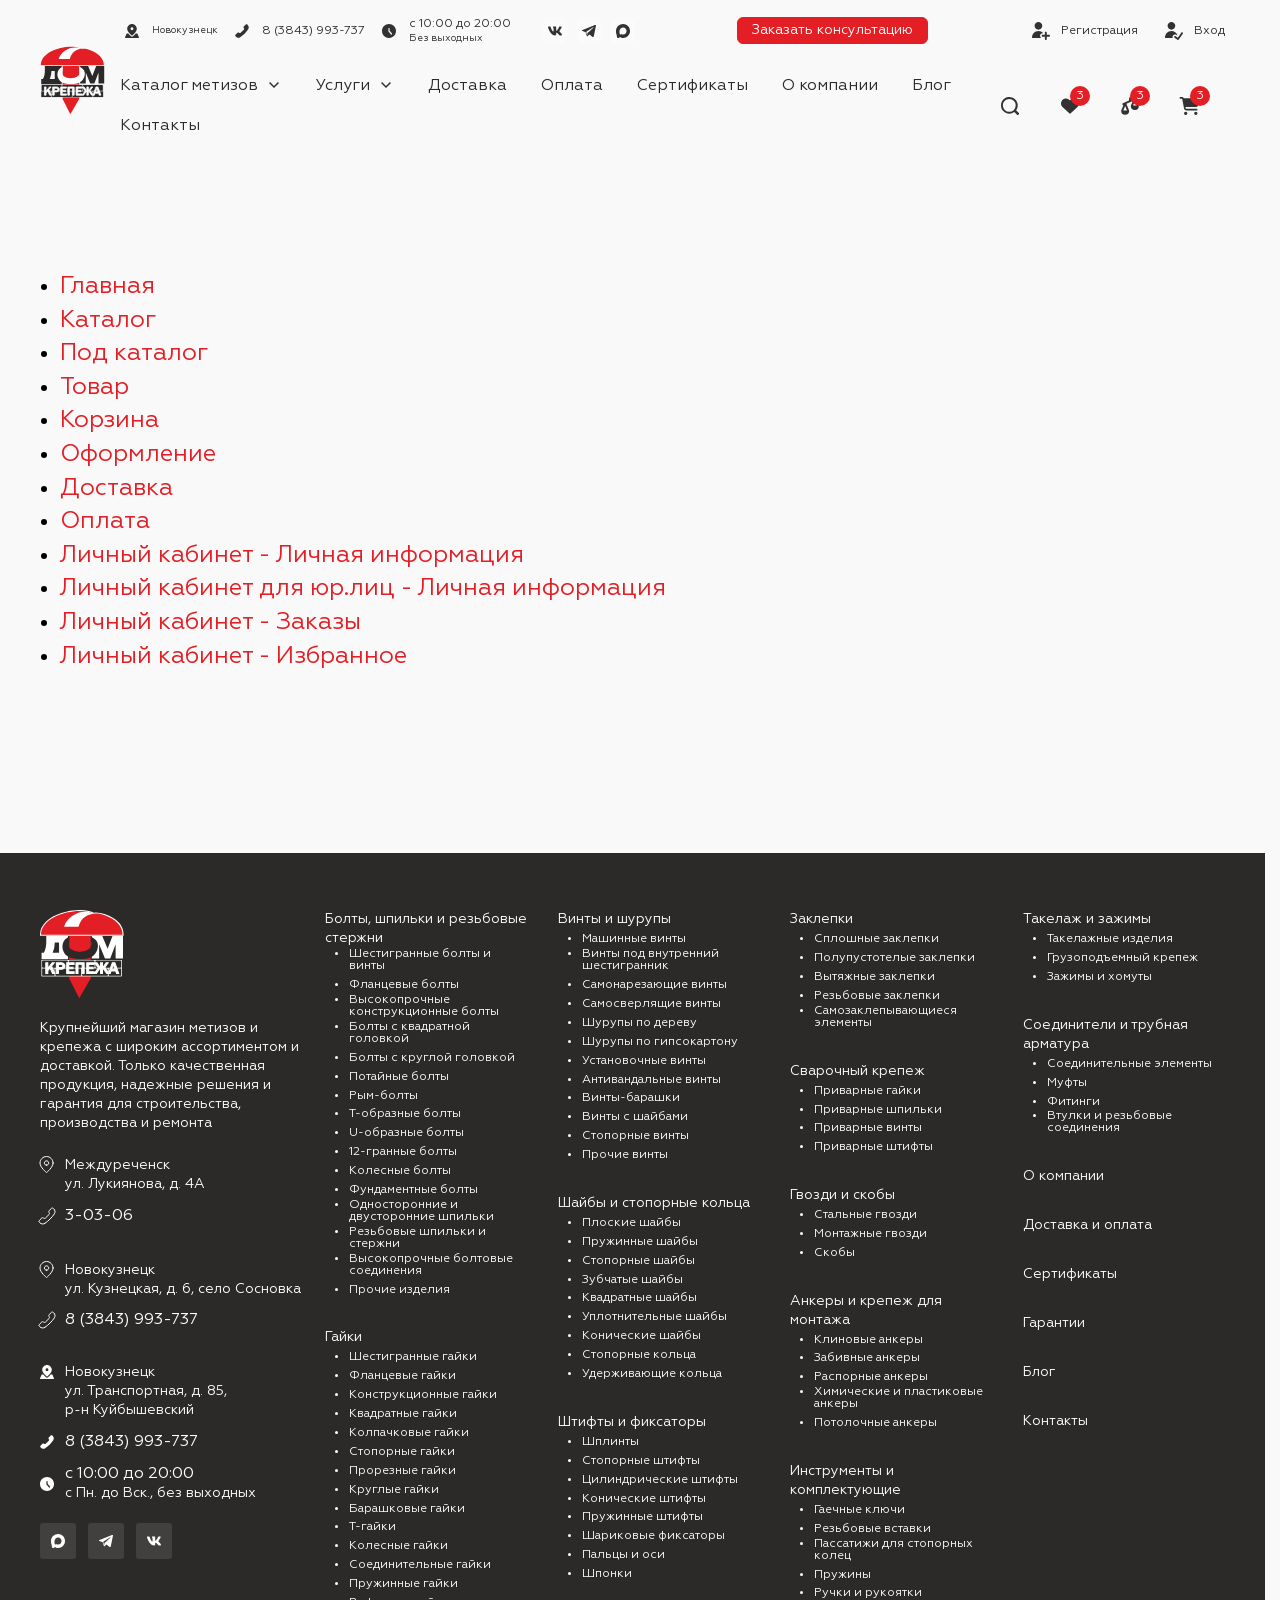
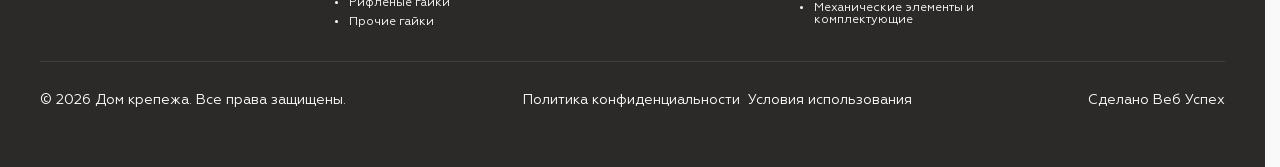
<file: index.html>
<!DOCTYPE html>
<html lang="ru">
    <head>
        <title>Главная</title>
        <meta http-equiv="X-UA-Compatible" content="IE=edge" />
        <meta charset="utf-8" />
        <meta name="keywords" content="" />
        <meta name="description" content="" />
        <meta name="author" content="" />
        <meta name="viewport" content="width=device-width, initial-scale=1.0" />
        <link rel="stylesheet" href="./css/reset.css" />
        <link rel="stylesheet" href="./css/fancybox.css" />
        <link rel="stylesheet" href="./css/swiper-bundle.min.css" />
        <link rel="stylesheet" href="./css/nouislider.min.css" />

        <script src="./js/nouislider.min.js" defer></script>
        <script src="./js/swiper-bundle.min.js" defer></script>
        <script src="./js/inputmask.min.js" defer></script>
        <script src="./js/filter.js" defer></script>
        <script src="./js/counter.js" defer></script>
        <script src="./js/fancybox.umd.js" defer></script>
        <script src="./js/scripts.js" defer></script>
        <link rel="stylesheet" href="./css/style.css" />
    </head>
    <body>
        <!-- wrap -->
        <div class="wrap">
            <!-- header -->
            <header class="header">
                <div class="inner-wrap">
                    <div class="logo-inner-wrap">
                        <a href="" class="logo">
                            <img src="./img/logo.svg" alt="" />
                        </a>
                        <a href="" class="logo logo-fix">
                            <img src="./img/logo-main.svg" alt="" />
                        </a>
                    </div>
                    <div class="header-panel-wrap">
                        <div class="panel-top-wrap">
                            <div class="contacts-inner-wrap">
                                <div class="contact-wrap">
                                    <a href="" class="btn-contact">
                                        <div class="button-ico">
                                            <img
                                                src="data:image/svg+xml,%3csvg%20width='24'%20height='14'%20viewBox='-4%200%2024%2014'%20fill='none'%20xmlns='http://www.w3.org/2000/svg'%3e%3cpath%20fill-rule='evenodd'%20clip-rule='evenodd'%20d='M8.00013%200C10.6217%200%2012.8062%202.18456%2012.8062%204.8061C12.8062%205.66169%2012.5121%206.50548%2012.1011%207.26998C11.6885%208.03746%2011.1423%208.75405%2010.5997%209.36412C10.056%209.97539%209.50667%2010.49%209.07866%2010.8536C8.86488%2011.0352%208.67776%2011.1822%208.53349%2011.2863C8.46226%2011.3377%208.3955%2011.3829%208.33788%2011.4175C8.30984%2011.4343%208.27567%2011.4537%208.23934%2011.4705C8.22125%2011.4788%208.19523%2011.49%208.16418%2011.4999C8.13976%2011.5077%208.07871%2011.526%208.00013%2011.526C7.92086%2011.526%207.85933%2011.5074%207.83484%2011.4995C7.80363%2011.4894%207.7775%2011.4781%207.75939%2011.4697C7.72298%2011.4527%207.68878%2011.4332%207.66075%2011.4162C7.60315%2011.3813%207.53642%2011.3357%207.46522%2011.2839C7.32105%2011.1791%207.13401%2011.0311%206.92034%2010.8483C6.49255%2010.4825%205.94347%209.96523%205.40006%209.35232C4.85773%208.74064%204.31181%208.0234%203.89933%207.25772C3.48862%206.49532%203.19403%205.65498%203.19403%204.8061C3.19403%202.18456%205.37859%200%208.00013%200ZM8.00013%206.24146C7.2074%206.24146%206.56476%205.59883%206.56476%204.8061C6.56476%204.01337%207.2074%203.37073%208.00013%203.37073C8.79286%203.37073%209.43549%204.01337%209.43549%204.8061C9.43549%205.59883%208.79286%206.24146%208.00013%206.24146ZM11.0993%2010.1571C11.2838%209.94972%2011.4684%209.73242%2011.6496%209.50667H12.0713H12.9927C13.1927%209.50667%2013.3735%209.62587%2013.4523%209.80971L14.95%2013.3045C15.0162%2013.459%2015.0004%2013.6364%2014.9079%2013.7767C14.8154%2013.917%2014.6585%2014.0014%2014.4905%2014.0014H1.50977C1.3417%2014.0014%201.18487%2013.917%201.09235%2013.7767C0.999825%2013.6364%200.983988%2013.459%201.0502%2013.3045L2.54796%209.80971C2.62675%209.62587%202.80752%209.50667%203.00754%209.50667H3.92887H4.36287C4.53994%209.72715%204.7202%209.93965%204.90029%2010.1427C5.56182%2010.8889%206.23036%2011.5188%206.75083%2011.9638C7.01085%2012.1862%207.23751%2012.3655%207.41111%2012.4917C7.497%2012.5542%207.57588%2012.608%207.64264%2012.6484C7.67525%2012.6682%207.71328%2012.6898%207.75272%2012.7082C7.77236%2012.7174%207.79979%2012.7292%207.8321%2012.7396C7.85771%2012.7479%207.92013%2012.7667%208.00007%2012.7667C8.07934%2012.7667%208.14128%2012.7482%208.1668%2012.7401C8.19896%2012.7298%208.22629%2012.7181%208.24589%2012.709C8.28526%2012.6908%208.32326%2012.6694%208.35588%2012.6498C8.42266%2012.6097%208.50155%2012.5563%208.5875%2012.4943C8.76119%2012.369%208.98795%2012.191%209.24807%2011.97C9.76874%2011.5277%2010.4376%2010.9011%2011.0993%2010.1571Z'%20fill='%23E31E24'/%3e%3c/svg%3e"
                                                alt=""
                                            />
                                        </div>
                                        <div class="button-title button-title-small">
                                            Новокузнецк
                                            <span class="button-title-info">
                                                ул. Транспортная, д. 85, р-н Куйбышевский
                                            </span>
                                        </div>
                                    </a>
                                </div>
                                <div class="contact-wrap">
                                    <a href="tel:83843993737" class="btn-contact">
                                        <div class="button-ico">
                                            <img
                                                src="data:image/svg+xml,%3csvg%20width='24'%20height='24'%20viewBox='-4%20-4%2024%2024'%20fill='none'%20xmlns='http://www.w3.org/2000/svg'%3e%3cg%20clip-path='url(%23clip0_86_3710)'%3e%3cpath%20d='M6.16951%2014.2407C5.52896%2014.654%204.76565%2014.8341%204.00793%2014.7507C3.25021%2014.6674%202.54429%2014.3257%202.00888%2013.7831L1.54081%2013.3254C1.3356%2013.1155%201.2207%2012.8336%201.2207%2012.5401C1.2207%2012.2465%201.3356%2011.9646%201.54081%2011.7547L3.52751%209.78885C3.73565%209.58429%204.0158%209.46967%204.30763%209.46967C4.59946%209.46967%204.87961%209.58429%205.08775%209.78885C5.29765%209.99405%205.57953%2010.1089%205.87307%2010.1089C6.16661%2010.1089%206.44849%209.99405%206.65839%209.78885L9.77886%206.66837C9.88296%206.56579%209.96562%206.44353%2010.022%206.30871C10.0785%206.17389%2010.1075%206.0292%2010.1075%205.88305C10.1075%205.7369%2010.0785%205.59221%2010.022%205.45739C9.96562%205.32257%209.88296%205.20032%209.77886%205.09773C9.57431%204.88959%209.45969%204.60944%209.45969%204.31761C9.45969%204.02579%209.57431%203.74563%209.77886%203.53749L11.7551%201.56119C11.965%201.35599%2012.2469%201.24109%2012.5405%201.24109C12.834%201.24109%2013.1159%201.35599%2013.3258%201.56119L13.7834%202.02927C14.326%202.56468%2014.6677%203.27059%2014.7511%204.02831C14.8344%204.78603%2014.6544%205.54934%2014.2411%206.1899C12.0879%209.36314%209.3483%2012.0957%206.16951%2014.2407Z'%20fill='%23E31E24'/%3e%3c/g%3e%3cdefs%3e%3cclipPath%20id='clip0_86_3710'%3e%3crect%20width='14'%20height='14'%20fill='white'%20transform='translate(1%201)'/%3e%3c/clipPath%3e%3c/defs%3e%3c/svg%3e"
                                                alt=""
                                            />
                                        </div>
                                        <div class="button-title">8 (3843) 993-737</div>
                                    </a>
                                </div>
                                <div class="contact-wrap cnt-shedule">
                                    <a href="" class="btn-contact">
                                        <div class="button-ico">
                                            <img
                                                src="data:image/svg+xml,%3csvg%20width='24'%20height='24'%20viewBox='-4%20-4%2024%2024'%20fill='none'%20xmlns='http://www.w3.org/2000/svg'%3e%3cg%20clip-path='url(%23clip0_86_3716)'%3e%3cpath%20fill-rule='evenodd'%20clip-rule='evenodd'%20d='M8%2015C11.866%2015%2015%2011.866%2015%208C15%204.13401%2011.866%201%208%201C4.13401%201%201%204.13401%201%208C1%2011.866%204.13401%2015%208%2015ZM8.625%205.5C8.625%205.15482%208.34518%204.875%208%204.875C7.65482%204.875%207.375%205.15482%207.375%205.5V8C7.375%208.14621%207.42626%208.28779%207.51986%208.40012L10.0199%2011.4001C10.2408%2011.6653%2010.6349%2011.7011%2010.9001%2011.4801C11.1653%2011.2592%2011.2011%2010.8651%2010.9801%2010.5999L8.625%207.77372V5.5Z'%20fill='%23E31E24'/%3e%3c/g%3e%3cdefs%3e%3cclipPath%20id='clip0_86_3716'%3e%3crect%20width='14'%20height='14'%20fill='white'%20transform='translate(1%201)'/%3e%3c/clipPath%3e%3c/defs%3e%3c/svg%3e"
                                                alt=""
                                            />
                                        </div>
                                        <div class="button-title">
                                            с 10:00 до 20:00
                                            <span class="button-title-info">Без выходных</span>
                                        </div>
                                    </a>
                                </div>
                                <div class="soc-wrap">
                                    <a href="" class="btn-action-ico button-soc">
                                        <img
                                            src="data:image/svg+xml,%3csvg%20width='24'%20height='24'%20viewBox='0%200%2024%2024'%20fill='none'%20xmlns='http://www.w3.org/2000/svg'%3e%3cpath%20fill-rule='evenodd'%20clip-rule='evenodd'%20d='M18.6788%208.1094C18.7762%207.75816%2018.6788%207.5%2018.2156%207.5H16.684C16.2945%207.5%2016.1151%207.72299%2016.0177%207.96895C16.0177%207.96895%2015.2388%2010.0239%2014.1354%2011.3587C13.7784%2011.7452%2013.6162%2011.868%2013.4214%2011.868C13.3241%2011.868%2013.1832%2011.7452%2013.1832%2011.3939V8.1094C13.1832%207.68782%2013.0702%207.5%2012.7456%207.5H10.3387C10.0954%207.5%209.94906%207.69563%209.94906%207.88108C9.94906%208.28075%2010.5007%208.37288%2010.5575%209.49693V11.9384C10.5575%2012.4737%2010.4683%2012.5708%2010.2735%2012.5708C9.75433%2012.5708%208.49141%2010.5065%207.74223%208.14457C7.59542%207.68545%207.44817%207.5%207.05673%207.5H5.52512C5.08752%207.5%205%207.72299%205%207.96895C5%208.40805%205.51932%2010.5861%207.41775%2013.4665C8.68352%2015.4335%2010.4665%2016.5%2012.0892%2016.5C13.0628%2016.5%2013.1832%2016.2632%2013.1832%2015.8552V14.3684C13.1832%2013.8947%2013.2754%2013.8002%2013.5836%2013.8002C13.8109%2013.8002%2014.2003%2013.9232%2015.109%2014.8716C16.1475%2015.9955%2016.3186%2016.5%2016.9028%2016.5H18.4344C18.872%2016.5%2019.0908%2016.2632%2018.9645%2015.7957C18.8265%2015.3299%2018.3307%2014.6542%2017.6727%2013.8529C17.3158%2013.3962%2016.7802%2012.9044%2016.6181%2012.6585C16.3909%2012.3424%2016.4558%2012.2019%2016.6181%2011.921C16.6181%2011.921%2018.4841%209.07559%2018.6788%208.10951V8.1094Z'%20fill='%23E31E24'/%3e%3c/svg%3e"
                                            alt=""
                                        />
                                    </a>
                                    <a href="" class="btn-action-ico button-soc">
                                        <img
                                            src="data:image/svg+xml,%3csvg%20width='24'%20height='24'%20viewBox='0%200%2024%2024'%20fill='none'%20xmlns='http://www.w3.org/2000/svg'%3e%3cpath%20d='M17.9689%206.09456C17.9811%206.08912%2018.9824%205.64521%2019.0001%206.39143L16.7804%2017.5399C16.7804%2017.5399%2016.4658%2018.3092%2015.6271%2017.9422L12.4815%2015.5311L10.4552%2017.366C10.4506%2017.3695%2010.2953%2017.4866%2010.1231%2017.4178C10.1231%2017.4178%209.96583%2017.4005%209.79112%2016.8241C9.5989%2016.2299%208.65537%2013.1366%208.65537%2013.1366L5.52744%2012.0887C5.52744%2012.0887%205.05545%2011.9137%205.00303%2011.5467C4.95061%2011.1798%205.54502%2010.9705%205.54502%2010.9705L17.9689%206.09456ZM16.589%208.36604C16.6058%208.10697%2016.1765%208.36159%2016.169%208.36604L9.30186%2012.7352C9.19709%2012.8051%209.16243%2012.9272%209.19737%2013.0321L10.0187%2015.7235C10.0714%2015.8802%2010.2981%2015.8627%2010.3331%2015.6883L10.5255%2014.0457C10.5255%2013.9759%2010.56%2013.9235%2010.6124%2013.8885C11.2764%2013.2944%2016.2221%208.85601%2016.4317%208.64632C16.653%208.40804%2016.5922%208.3679%2016.589%208.36604Z'%20fill='%23E31E24'/%3e%3c/svg%3e"
                                            alt=""
                                        />
                                    </a>
                                    <a href="" class="btn-action-ico button-soc">
                                        <img
                                            src="data:image/svg+xml,%3csvg%20width='24'%20height='24'%20viewBox='0%200%2024%2024'%20fill='none'%20xmlns='http://www.w3.org/2000/svg'%3e%3cpath%20fill-rule='evenodd'%20clip-rule='evenodd'%20d='M12.1504%2018.96C10.7765%2018.96%2010.138%2018.7586%209.02816%2017.9528C8.32616%2018.8593%206.10315%2019.5677%206.00621%2018.3557C6.00621%2017.4459%205.80563%2016.677%205.57832%2015.8377C5.30754%2014.8036%205%2013.652%205%2011.9834C5%207.99815%208.25596%205%2012.1136%205C15.9747%205%2019%208.14588%2019%2012.0203C19.0129%2015.8348%2015.9484%2018.9397%2012.1504%2018.96ZM12.2072%208.44469C10.3285%208.34732%208.86436%209.65335%208.5401%2011.7014C8.27267%2013.3968%208.74736%2015.4616%209.15185%2015.5691C9.34574%2015.6161%209.8338%2015.2199%2010.138%2014.9144C10.641%2015.2634%2011.2268%2015.473%2011.8362%2015.5221C13.7828%2015.6161%2015.4461%2014.1277%2015.5769%2012.1748C15.6529%2010.2177%2014.1541%208.56004%2012.2072%208.44805L12.2072%208.44469Z'%20fill='%23E31E24'/%3e%3c/svg%3e"
                                            alt=""
                                        />
                                    </a>
                                </div>
                            </div>
                            <div class="order-inner-wrap">
                                <a href="" class="btn button-att">
                                    <div class="button-title">Заказать консультацию</div>
                                </a>
                            </div>
                            <div class="auth-inner-wrap">
                                <div class="auth-wrap">
                                    <a href="" class="btn-auth">
                                        <div class="button-ico">
                                            <img
                                                src="data:image/svg+xml,%3csvg%20width='24'%20height='24'%20viewBox='-3%20-3%2024%2024'%20fill='none'%20xmlns='http://www.w3.org/2000/svg'%3e%3cg%20clip-path='url(%23clip0_86_3737)'%3e%3cpath%20fill-rule='evenodd'%20clip-rule='evenodd'%20d='M10.2857%203.85714C10.2857%205.98738%208.55881%207.71429%206.42857%207.71429C4.29834%207.71429%202.57143%205.98738%202.57143%203.85714C2.57143%201.72691%204.29834%200%206.42857%200C8.55881%200%2010.2857%201.72691%2010.2857%203.85714ZM13.8214%209.64286C14.354%209.64286%2014.7857%2010.0746%2014.7857%2010.6071V12.8571H17.0357C17.5683%2012.8571%2018%2013.2889%2018%2013.8214C18%2014.354%2017.5683%2014.7857%2017.0357%2014.7857H14.7857V17.0357C14.7857%2017.5683%2014.354%2018%2013.8214%2018C13.2889%2018%2012.8571%2017.5683%2012.8571%2017.0357V14.7857H10.6071C10.0746%2014.7857%209.64286%2014.354%209.64286%2013.8214C9.64286%2013.2889%2010.0746%2012.8571%2010.6071%2012.8571H12.8571V10.6071C12.8571%2010.0746%2013.2889%209.64286%2013.8214%209.64286ZM6.42857%208.99996C8.34862%208.99996%2010.0721%209.84171%2011.25%2011.1763V11.25H10.6071C9.18698%2011.25%208.03571%2012.4013%208.03571%2013.8214C8.03571%2014.7896%208.57073%2015.6327%209.36122%2016.0714H0.642857C0.287817%2016.0714%200%2015.7836%200%2015.4286C0%2011.8781%202.87817%208.99996%206.42857%208.99996Z'%20fill='%23E31E24'/%3e%3c/g%3e%3cdefs%3e%3cclipPath%20id='clip0_86_3737'%3e%3crect%20width='18'%20height='18'%20fill='white'/%3e%3c/clipPath%3e%3c/defs%3e%3c/svg%3e"
                                                alt=""
                                            />
                                        </div>
                                        <div class="button-title">Регистрация</div>
                                    </a>
                                </div>
                                <div class="auth-wrap">
                                    <a href="" class="btn-auth">
                                        <div class="button-ico">
                                            <img
                                                src="data:image/svg+xml,%3csvg%20width='24'%20height='24'%20viewBox='-3%20-3%2024%2024'%20fill='none'%20xmlns='http://www.w3.org/2000/svg'%3e%3cg%20clip-path='url(%23clip0_86_3742)'%3e%3cpath%20fill-rule='evenodd'%20clip-rule='evenodd'%20d='M10.2857%203.85714C10.2857%205.98738%208.55881%207.71429%206.42857%207.71429C4.29834%207.71429%202.57143%205.98738%202.57143%203.85714C2.57143%201.72691%204.29834%200%206.42857%200C8.55881%200%2010.2857%201.72691%2010.2857%203.85714ZM7.77974%2016.0714H0.642857C0.287817%2016.0714%200%2015.7836%200%2015.4286C0%2011.8781%202.87817%208.99996%206.42857%208.99996C9.24026%208.99996%2011.6304%2010.805%2012.5032%2013.3196L12.4054%2013.4625L11.6328%2012.9425C10.4986%2012.1262%208.91481%2012.3652%208.07339%2013.4884C7.49591%2014.2595%207.41645%2015.2488%207.77974%2016.0714ZM17.8074%2011.8282C18.1266%2011.4019%2018.04%2010.7976%2017.6138%2010.4783C17.1876%2010.159%2016.5831%2010.2457%2016.2639%2010.6719L12.8306%2015.6858L10.7095%2014.2583C10.2832%2013.9389%209.67886%2014.0257%209.35958%2014.4519C9.04028%2014.8782%209.12698%2015.4826%209.55322%2015.8018L12.4461%2017.8075C12.6508%2017.9609%2012.9079%2018.0266%2013.1611%2017.9902C13.4142%2017.954%2013.6426%2017.8186%2013.796%2017.6139L17.8074%2011.8282Z'%20fill='%23E31E24'/%3e%3c/g%3e%3cdefs%3e%3cclipPath%20id='clip0_86_3742'%3e%3crect%20width='18'%20height='18'%20fill='white'/%3e%3c/clipPath%3e%3c/defs%3e%3c/svg%3e"
                                                alt=""
                                            />
                                        </div>
                                        <div class="button-title">Вход</div>
                                    </a>
                                </div>
                            </div>
                        </div>
                        <div class="panel-main-wrap">
                            <div class="popup-menu-wrap menu-inner-wrap js-popup-wrap">
                                <a href="" class="btn-popup btn-popup-menu js-btn-popup-toggle">
                                    <div class="button-title">Меню</div>
                                    <div class="button-ico">
                                        <img
                                            src="data:image/svg+xml,%3csvg%20width='24'%20height='25'%20viewBox='0%200%2024%2025'%20fill='none'%20xmlns='http://www.w3.org/2000/svg'%3e%3cpath%20fill-rule='evenodd'%20clip-rule='evenodd'%20d='M22%207.04823V5.03445H2V7.04823H22ZM22%2011.0758V13.0896H2V11.0758H22ZM22%2017.1171V19.1309H2V17.1171H22Z'%20fill='%23E31E24'/%3e%3c/svg%3e"
                                            alt=""
                                        />
                                    </div>
                                </a>
                                <div class="menu-content-block js-popup-block">
                                    <a href="" class="btn-popup-close btn-action-ico ico-close js-btn-popup-close"></a>
                                    <div class="menu-list-wrap">
                                        <ul class="menu menu-main">
                                            <li class="menu-catalog-li">
                                                <a href="" class="btn-menu">
                                                    <div class="button-title">Каталог метизов</div>
                                                </a>
                                                <ul class="menu">
                                                    <li>
                                                        <a href="" class="btn-action-catalog">
                                                            <div class="button-ico">
                                                                <img src="./img/menu01.svg" alt="" />
                                                            </div>
                                                            <div class="button-title">
                                                                Болты
                                                                <span class="button-title-info">125</span>
                                                            </div>
                                                        </a>
                                                    </li>
                                                    <li>
                                                        <a href="" class="btn-action-catalog">
                                                            <div class="button-ico">
                                                                <img src="./img/menu02.svg" alt="" />
                                                            </div>
                                                            <div class="button-title">
                                                                Гайки
                                                                <span class="button-title-info">125</span>
                                                            </div>
                                                        </a>
                                                    </li>
                                                    <li>
                                                        <a href="" class="btn-action-catalog">
                                                            <div class="button-ico">
                                                                <img src="./img/menu03.svg" alt="" />
                                                            </div>
                                                            <div class="button-title">
                                                                Шурупы
                                                                <span class="button-title-info">125</span>
                                                            </div>
                                                        </a>
                                                    </li>
                                                    <li>
                                                        <a href="" class="btn-action-catalog">
                                                            <div class="button-ico">
                                                                <img src="./img/menu04.svg" alt="" />
                                                            </div>
                                                            <div class="button-title">
                                                                Шайбы и стопорные кольца
                                                                <span class="button-title-info">125</span>
                                                            </div>
                                                        </a>
                                                    </li>
                                                    <li>
                                                        <a href="" class="btn-action-catalog">
                                                            <div class="button-ico">
                                                                <img src="./img/menu05.svg" alt="" />
                                                            </div>
                                                            <div class="button-title">
                                                                Штифты
                                                                <span class="button-title-info">125</span>
                                                            </div>
                                                        </a>
                                                    </li>
                                                    <li>
                                                        <a href="" class="btn-action-catalog">
                                                            <div class="button-ico">
                                                                <img src="./img/menu06.svg" alt="" />
                                                            </div>
                                                            <div class="button-title">
                                                                Заклепки
                                                                <span class="button-title-info">125</span>
                                                            </div>
                                                        </a>
                                                    </li>
                                                    <li>
                                                        <a href="" class="btn-action-catalog">
                                                            <div class="button-ico">
                                                                <img src="./img/menu07.svg" alt="" />
                                                            </div>
                                                            <div class="button-title">
                                                                Вставки
                                                                <span class="button-title-info">125</span>
                                                            </div>
                                                        </a>
                                                    </li>
                                                    <li>
                                                        <a href="" class="btn-action-catalog">
                                                            <div class="button-ico">
                                                                <img src="./img/menu08.svg" alt="" />
                                                            </div>
                                                            <div class="button-title">
                                                                Гвозди
                                                                <span class="button-title-info">125</span>
                                                            </div>
                                                        </a>
                                                    </li>
                                                    <li>
                                                        <a href="" class="btn-action-catalog">
                                                            <div class="button-ico">
                                                                <img src="./img/menu09.svg" alt="" />
                                                            </div>
                                                            <div class="button-title">
                                                                Инструменты
                                                                <span class="button-title-info">125</span>
                                                            </div>
                                                        </a>
                                                    </li>
                                                    <li>
                                                        <a href="" class="btn-action-catalog">
                                                            <div class="button-ico">
                                                                <img src="./img/menu10.svg" alt="" />
                                                            </div>
                                                            <div class="button-title">
                                                                Штифты и ключи
                                                                <span class="button-title-info">125</span>
                                                            </div>
                                                        </a>
                                                    </li>
                                                    <li>
                                                        <a href="" class="btn-action-catalog">
                                                            <div class="button-ico">
                                                                <img src="./img/menu11.svg" alt="" />
                                                            </div>
                                                            <div class="button-title">
                                                                Анкера
                                                                <span class="button-title-info">125</span>
                                                            </div>
                                                        </a>
                                                    </li>
                                                    <li>
                                                        <a href="" class="btn-action-catalog">
                                                            <div class="button-ico">
                                                                <img src="./img/menu12.svg" alt="" />
                                                            </div>
                                                            <div class="button-title">
                                                                Фитинги для труб
                                                                <span class="button-title-info">125</span>
                                                            </div>
                                                        </a>
                                                    </li>
                                                    <li>
                                                        <a href="" class="btn-action-catalog">
                                                            <div class="button-ico">
                                                                <img src="./img/menu13.svg" alt="" />
                                                            </div>
                                                            <div class="button-title">
                                                                Зажимы
                                                                <span class="button-title-info">125</span>
                                                            </div>
                                                        </a>
                                                    </li>
                                                    <li>
                                                        <a href="" class="btn-action-catalog">
                                                            <div class="button-ico">
                                                                <img src="./img/menu14.svg" alt="" />
                                                            </div>
                                                            <div class="button-title">
                                                                Резьбовые стержни
                                                                <span class="button-title-info">125</span>
                                                            </div>
                                                        </a>
                                                    </li>
                                                    <li>
                                                        <a href="" class="btn-action-catalog">
                                                            <div class="button-ico">
                                                                <img src="./img/menu15.svg" alt="" />
                                                            </div>
                                                            <div class="button-title">
                                                                Шпильки
                                                                <span class="button-title-info">125</span>
                                                            </div>
                                                        </a>
                                                    </li>
                                                    <li>
                                                        <a href="" class="btn-action-catalog">
                                                            <div class="button-ico">
                                                                <img src="./img/menu16.svg" alt="" />
                                                            </div>
                                                            <div class="button-title">
                                                                Такелаж
                                                                <span class="button-title-info">125</span>
                                                            </div>
                                                        </a>
                                                    </li>
                                                    <li>
                                                        <a href="" class="btn-action-catalog">
                                                            <div class="button-ico">
                                                                <img src="./img/menu17.svg" alt="" />
                                                            </div>
                                                            <div class="button-title">
                                                                Инженерные детали
                                                                <span class="button-title-info">125</span>
                                                            </div>
                                                        </a>
                                                    </li>
                                                    <li>
                                                        <a href="" class="btn-action-catalog">
                                                            <div class="button-ico">
                                                                <img src="./img/menu18.svg" alt="" />
                                                            </div>
                                                            <div class="button-title">
                                                                Перфорированный крипеж
                                                                <span class="button-title-info">125</span>
                                                            </div>
                                                        </a>
                                                    </li>
                                                    <li>
                                                        <a href="" class="btn-action-catalog">
                                                            <div class="button-ico">
                                                                <img src="./img/menu19.svg" alt="" />
                                                            </div>
                                                            <div class="button-title">
                                                                Дюбеля
                                                                <span class="button-title-info">125</span>
                                                            </div>
                                                        </a>
                                                    </li>
                                                    <li>
                                                        <a href="" class="btn-action-catalog">
                                                            <div class="button-ico">
                                                                <img src="./img/menu20.svg" alt="" />
                                                            </div>
                                                            <div class="button-title">
                                                                Гвозди
                                                                <span class="button-title-info">125</span>
                                                            </div>
                                                        </a>
                                                    </li>
                                                    <li>
                                                        <a href="" class="btn-action-catalog">
                                                            <div class="button-ico">
                                                                <img src="./img/menu21.svg" alt="" />
                                                            </div>
                                                            <div class="button-title">
                                                                Скобы
                                                                <span class="button-title-info">125</span>
                                                            </div>
                                                        </a>
                                                    </li>
                                                </ul>
                                            </li>
                                            <li>
                                                <a href="" class="btn-menu">
                                                    <div class="button-title">Услуги</div>
                                                </a>
                                                <ul class="menu">
                                                    <li>
                                                        <a href="" class="btn-action-catalog">
                                                            <div class="button-title">Услуга 1</div>
                                                        </a>
                                                    </li>
                                                    <li>
                                                        <a href="" class="btn-action-catalog">
                                                            <div class="button-title">Услуга 2</div>
                                                        </a>
                                                    </li>
                                                    <li>
                                                        <a href="" class="btn-action-catalog">
                                                            <div class="button-title">Услуга 3</div>
                                                        </a>
                                                    </li>
                                                </ul>
                                            </li>
                                            <li>
                                                <a href="" class="btn-menu">
                                                    <div class="button-title">Доставка</div>
                                                </a>
                                            </li>
                                            <li>
                                                <a href="" class="btn-menu">
                                                    <div class="button-title">Оплата</div>
                                                </a>
                                            </li>
                                            <li>
                                                <a href="" class="btn-menu">
                                                    <div class="button-title">Сертификаты</div>
                                                </a>
                                            </li>
                                            <li>
                                                <a href="" class="btn-menu">
                                                    <div class="button-title">О компании</div>
                                                </a>
                                            </li>
                                            <li>
                                                <a href="" class="btn-menu">
                                                    <div class="button-title">Блог</div>
                                                </a>
                                            </li>
                                            <li>
                                                <a href="" class="btn-menu">
                                                    <div class="button-title">Контакты</div>
                                                </a>
                                            </li>
                                        </ul>
                                    </div>
                                    <div class="contacts-inner-wrap">
                                        <div class="contact-wrap">
                                            <a href="" class="btn-contact">
                                                <div class="button-ico">
                                                    <img
                                                        src="data:image/svg+xml,%3csvg%20width='24'%20height='14'%20viewBox='-4%200%2024%2014'%20fill='none'%20xmlns='http://www.w3.org/2000/svg'%3e%3cpath%20fill-rule='evenodd'%20clip-rule='evenodd'%20d='M8.00013%200C10.6217%200%2012.8062%202.18456%2012.8062%204.8061C12.8062%205.66169%2012.5121%206.50548%2012.1011%207.26998C11.6885%208.03746%2011.1423%208.75405%2010.5997%209.36412C10.056%209.97539%209.50667%2010.49%209.07866%2010.8536C8.86488%2011.0352%208.67776%2011.1822%208.53349%2011.2863C8.46226%2011.3377%208.3955%2011.3829%208.33788%2011.4175C8.30984%2011.4343%208.27567%2011.4537%208.23934%2011.4705C8.22125%2011.4788%208.19523%2011.49%208.16418%2011.4999C8.13976%2011.5077%208.07871%2011.526%208.00013%2011.526C7.92086%2011.526%207.85933%2011.5074%207.83484%2011.4995C7.80363%2011.4894%207.7775%2011.4781%207.75939%2011.4697C7.72298%2011.4527%207.68878%2011.4332%207.66075%2011.4162C7.60315%2011.3813%207.53642%2011.3357%207.46522%2011.2839C7.32105%2011.1791%207.13401%2011.0311%206.92034%2010.8483C6.49255%2010.4825%205.94347%209.96523%205.40006%209.35232C4.85773%208.74064%204.31181%208.0234%203.89933%207.25772C3.48862%206.49532%203.19403%205.65498%203.19403%204.8061C3.19403%202.18456%205.37859%200%208.00013%200ZM8.00013%206.24146C7.2074%206.24146%206.56476%205.59883%206.56476%204.8061C6.56476%204.01337%207.2074%203.37073%208.00013%203.37073C8.79286%203.37073%209.43549%204.01337%209.43549%204.8061C9.43549%205.59883%208.79286%206.24146%208.00013%206.24146ZM11.0993%2010.1571C11.2838%209.94972%2011.4684%209.73242%2011.6496%209.50667H12.0713H12.9927C13.1927%209.50667%2013.3735%209.62587%2013.4523%209.80971L14.95%2013.3045C15.0162%2013.459%2015.0004%2013.6364%2014.9079%2013.7767C14.8154%2013.917%2014.6585%2014.0014%2014.4905%2014.0014H1.50977C1.3417%2014.0014%201.18487%2013.917%201.09235%2013.7767C0.999825%2013.6364%200.983988%2013.459%201.0502%2013.3045L2.54796%209.80971C2.62675%209.62587%202.80752%209.50667%203.00754%209.50667H3.92887H4.36287C4.53994%209.72715%204.7202%209.93965%204.90029%2010.1427C5.56182%2010.8889%206.23036%2011.5188%206.75083%2011.9638C7.01085%2012.1862%207.23751%2012.3655%207.41111%2012.4917C7.497%2012.5542%207.57588%2012.608%207.64264%2012.6484C7.67525%2012.6682%207.71328%2012.6898%207.75272%2012.7082C7.77236%2012.7174%207.79979%2012.7292%207.8321%2012.7396C7.85771%2012.7479%207.92013%2012.7667%208.00007%2012.7667C8.07934%2012.7667%208.14128%2012.7482%208.1668%2012.7401C8.19896%2012.7298%208.22629%2012.7181%208.24589%2012.709C8.28526%2012.6908%208.32326%2012.6694%208.35588%2012.6498C8.42266%2012.6097%208.50155%2012.5563%208.5875%2012.4943C8.76119%2012.369%208.98795%2012.191%209.24807%2011.97C9.76874%2011.5277%2010.4376%2010.9011%2011.0993%2010.1571Z'%20fill='%23E31E24'/%3e%3c/svg%3e"
                                                        alt=""
                                                    />
                                                </div>
                                                <div class="button-title button-title-small">
                                                    Новокузнецк
                                                    <span class="button-title-info">
                                                        ул. Транспортная, д. 85, р-н Куйбышевский
                                                    </span>
                                                </div>
                                            </a>
                                        </div>
                                        <div class="contact-wrap">
                                            <a href="tel:83843993737" class="btn-contact">
                                                <div class="button-ico">
                                                    <img
                                                        src="data:image/svg+xml,%3csvg%20width='24'%20height='24'%20viewBox='-4%20-4%2024%2024'%20fill='none'%20xmlns='http://www.w3.org/2000/svg'%3e%3cg%20clip-path='url(%23clip0_86_3710)'%3e%3cpath%20d='M6.16951%2014.2407C5.52896%2014.654%204.76565%2014.8341%204.00793%2014.7507C3.25021%2014.6674%202.54429%2014.3257%202.00888%2013.7831L1.54081%2013.3254C1.3356%2013.1155%201.2207%2012.8336%201.2207%2012.5401C1.2207%2012.2465%201.3356%2011.9646%201.54081%2011.7547L3.52751%209.78885C3.73565%209.58429%204.0158%209.46967%204.30763%209.46967C4.59946%209.46967%204.87961%209.58429%205.08775%209.78885C5.29765%209.99405%205.57953%2010.1089%205.87307%2010.1089C6.16661%2010.1089%206.44849%209.99405%206.65839%209.78885L9.77886%206.66837C9.88296%206.56579%209.96562%206.44353%2010.022%206.30871C10.0785%206.17389%2010.1075%206.0292%2010.1075%205.88305C10.1075%205.7369%2010.0785%205.59221%2010.022%205.45739C9.96562%205.32257%209.88296%205.20032%209.77886%205.09773C9.57431%204.88959%209.45969%204.60944%209.45969%204.31761C9.45969%204.02579%209.57431%203.74563%209.77886%203.53749L11.7551%201.56119C11.965%201.35599%2012.2469%201.24109%2012.5405%201.24109C12.834%201.24109%2013.1159%201.35599%2013.3258%201.56119L13.7834%202.02927C14.326%202.56468%2014.6677%203.27059%2014.7511%204.02831C14.8344%204.78603%2014.6544%205.54934%2014.2411%206.1899C12.0879%209.36314%209.3483%2012.0957%206.16951%2014.2407Z'%20fill='%23E31E24'/%3e%3c/g%3e%3cdefs%3e%3cclipPath%20id='clip0_86_3710'%3e%3crect%20width='14'%20height='14'%20fill='white'%20transform='translate(1%201)'/%3e%3c/clipPath%3e%3c/defs%3e%3c/svg%3e"
                                                        alt=""
                                                    />
                                                </div>
                                                <div class="button-title">8 (3843) 993-737</div>
                                            </a>
                                        </div>
                                        <div class="contact-wrap cnt-shedule">
                                            <a href="" class="btn-contact">
                                                <div class="button-ico">
                                                    <img
                                                        src="data:image/svg+xml,%3csvg%20width='24'%20height='24'%20viewBox='-4%20-4%2024%2024'%20fill='none'%20xmlns='http://www.w3.org/2000/svg'%3e%3cg%20clip-path='url(%23clip0_86_3716)'%3e%3cpath%20fill-rule='evenodd'%20clip-rule='evenodd'%20d='M8%2015C11.866%2015%2015%2011.866%2015%208C15%204.13401%2011.866%201%208%201C4.13401%201%201%204.13401%201%208C1%2011.866%204.13401%2015%208%2015ZM8.625%205.5C8.625%205.15482%208.34518%204.875%208%204.875C7.65482%204.875%207.375%205.15482%207.375%205.5V8C7.375%208.14621%207.42626%208.28779%207.51986%208.40012L10.0199%2011.4001C10.2408%2011.6653%2010.6349%2011.7011%2010.9001%2011.4801C11.1653%2011.2592%2011.2011%2010.8651%2010.9801%2010.5999L8.625%207.77372V5.5Z'%20fill='%23E31E24'/%3e%3c/g%3e%3cdefs%3e%3cclipPath%20id='clip0_86_3716'%3e%3crect%20width='14'%20height='14'%20fill='white'%20transform='translate(1%201)'/%3e%3c/clipPath%3e%3c/defs%3e%3c/svg%3e"
                                                        alt=""
                                                    />
                                                </div>
                                                <div class="button-title">
                                                    с 10:00 до 20:00
                                                    <span class="button-title-info">Без выходных</span>
                                                </div>
                                            </a>
                                        </div>
                                        <div class="soc-wrap">
                                            <a href="" class="btn-action-ico button-soc">
                                                <img
                                                    src="data:image/svg+xml,%3csvg%20width='24'%20height='24'%20viewBox='0%200%2024%2024'%20fill='none'%20xmlns='http://www.w3.org/2000/svg'%3e%3cpath%20fill-rule='evenodd'%20clip-rule='evenodd'%20d='M18.6788%208.1094C18.7762%207.75816%2018.6788%207.5%2018.2156%207.5H16.684C16.2945%207.5%2016.1151%207.72299%2016.0177%207.96895C16.0177%207.96895%2015.2388%2010.0239%2014.1354%2011.3587C13.7784%2011.7452%2013.6162%2011.868%2013.4214%2011.868C13.3241%2011.868%2013.1832%2011.7452%2013.1832%2011.3939V8.1094C13.1832%207.68782%2013.0702%207.5%2012.7456%207.5H10.3387C10.0954%207.5%209.94906%207.69563%209.94906%207.88108C9.94906%208.28075%2010.5007%208.37288%2010.5575%209.49693V11.9384C10.5575%2012.4737%2010.4683%2012.5708%2010.2735%2012.5708C9.75433%2012.5708%208.49141%2010.5065%207.74223%208.14457C7.59542%207.68545%207.44817%207.5%207.05673%207.5H5.52512C5.08752%207.5%205%207.72299%205%207.96895C5%208.40805%205.51932%2010.5861%207.41775%2013.4665C8.68352%2015.4335%2010.4665%2016.5%2012.0892%2016.5C13.0628%2016.5%2013.1832%2016.2632%2013.1832%2015.8552V14.3684C13.1832%2013.8947%2013.2754%2013.8002%2013.5836%2013.8002C13.8109%2013.8002%2014.2003%2013.9232%2015.109%2014.8716C16.1475%2015.9955%2016.3186%2016.5%2016.9028%2016.5H18.4344C18.872%2016.5%2019.0908%2016.2632%2018.9645%2015.7957C18.8265%2015.3299%2018.3307%2014.6542%2017.6727%2013.8529C17.3158%2013.3962%2016.7802%2012.9044%2016.6181%2012.6585C16.3909%2012.3424%2016.4558%2012.2019%2016.6181%2011.921C16.6181%2011.921%2018.4841%209.07559%2018.6788%208.10951V8.1094Z'%20fill='%23E31E24'/%3e%3c/svg%3e"
                                                    alt=""
                                                />
                                            </a>
                                            <a href="" class="btn-action-ico button-soc">
                                                <img
                                                    src="data:image/svg+xml,%3csvg%20width='24'%20height='24'%20viewBox='0%200%2024%2024'%20fill='none'%20xmlns='http://www.w3.org/2000/svg'%3e%3cpath%20d='M17.9689%206.09456C17.9811%206.08912%2018.9824%205.64521%2019.0001%206.39143L16.7804%2017.5399C16.7804%2017.5399%2016.4658%2018.3092%2015.6271%2017.9422L12.4815%2015.5311L10.4552%2017.366C10.4506%2017.3695%2010.2953%2017.4866%2010.1231%2017.4178C10.1231%2017.4178%209.96583%2017.4005%209.79112%2016.8241C9.5989%2016.2299%208.65537%2013.1366%208.65537%2013.1366L5.52744%2012.0887C5.52744%2012.0887%205.05545%2011.9137%205.00303%2011.5467C4.95061%2011.1798%205.54502%2010.9705%205.54502%2010.9705L17.9689%206.09456ZM16.589%208.36604C16.6058%208.10697%2016.1765%208.36159%2016.169%208.36604L9.30186%2012.7352C9.19709%2012.8051%209.16243%2012.9272%209.19737%2013.0321L10.0187%2015.7235C10.0714%2015.8802%2010.2981%2015.8627%2010.3331%2015.6883L10.5255%2014.0457C10.5255%2013.9759%2010.56%2013.9235%2010.6124%2013.8885C11.2764%2013.2944%2016.2221%208.85601%2016.4317%208.64632C16.653%208.40804%2016.5922%208.3679%2016.589%208.36604Z'%20fill='%23E31E24'/%3e%3c/svg%3e"
                                                    alt=""
                                                />
                                            </a>
                                            <a href="" class="btn-action-ico button-soc">
                                                <img
                                                    src="data:image/svg+xml,%3csvg%20width='24'%20height='24'%20viewBox='0%200%2024%2024'%20fill='none'%20xmlns='http://www.w3.org/2000/svg'%3e%3cpath%20fill-rule='evenodd'%20clip-rule='evenodd'%20d='M12.1504%2018.96C10.7765%2018.96%2010.138%2018.7586%209.02816%2017.9528C8.32616%2018.8593%206.10315%2019.5677%206.00621%2018.3557C6.00621%2017.4459%205.80563%2016.677%205.57832%2015.8377C5.30754%2014.8036%205%2013.652%205%2011.9834C5%207.99815%208.25596%205%2012.1136%205C15.9747%205%2019%208.14588%2019%2012.0203C19.0129%2015.8348%2015.9484%2018.9397%2012.1504%2018.96ZM12.2072%208.44469C10.3285%208.34732%208.86436%209.65335%208.5401%2011.7014C8.27267%2013.3968%208.74736%2015.4616%209.15185%2015.5691C9.34574%2015.6161%209.8338%2015.2199%2010.138%2014.9144C10.641%2015.2634%2011.2268%2015.473%2011.8362%2015.5221C13.7828%2015.6161%2015.4461%2014.1277%2015.5769%2012.1748C15.6529%2010.2177%2014.1541%208.56004%2012.2072%208.44805L12.2072%208.44469Z'%20fill='%23E31E24'/%3e%3c/svg%3e"
                                                    alt=""
                                                />
                                            </a>
                                        </div>
                                    </div>
                                </div>
                            </div>
                            <div class="actions-inner-wrap">
                                <div class="search-wrap js-popup-wrap">
                                    <a href="" class="btn-action btn-action-ico ico-search js-btn-popup-toggle"></a>
                                    <div class="search-content-block js-popup-block">
                                        <form action="/" class="frm-main-search">
                                            <div class="field-input">
                                                <input type="text" class="form-input" placeholder="Поиск" />
                                            </div>
                                            <div class="field-button">
                                                <button type="submit" class="button-form btn">
                                                    <div class="button-title">Найти</div>
                                                    <div class="button-ico">
                                                        <img
                                                            src="data:image/svg+xml,%3csvg%20width='24'%20height='24'%20viewBox='-3%20-3%2024%2024'%20fill='none'%20xmlns='http://www.w3.org/2000/svg'%3e%3cg%20clip-path='url(%23clip0_86_3775)'%3e%3cpath%20fill-rule='evenodd'%20clip-rule='evenodd'%20d='M8.35714%201.92857C4.80675%201.92857%201.92857%204.80675%201.92857%208.35714C1.92857%2011.9075%204.80675%2014.7857%208.35714%2014.7857C11.9075%2014.7857%2014.7857%2011.9075%2014.7857%208.35714C14.7857%204.80675%2011.9075%201.92857%208.35714%201.92857ZM0%208.35714C0%203.74162%203.74162%200%208.35714%200C12.9727%200%2016.7143%203.74162%2016.7143%208.35714C16.7143%2010.201%2016.1172%2011.9054%2015.1057%2013.2875L17.6237%2015.8054C18.1259%2016.3075%2018.1259%2017.1216%2017.6237%2017.6237C17.1216%2018.1257%2016.3076%2018.1257%2015.8054%2017.6237L13.2875%2015.1057C11.9054%2016.1172%2010.201%2016.7143%208.35714%2016.7143C3.74162%2016.7143%200%2012.9727%200%208.35714Z'%20fill='%23E31E24'/%3e%3c/g%3e%3cdefs%3e%3cclipPath%20id='clip0_86_3775'%3e%3crect%20width='18'%20height='18'%20fill='white'/%3e%3c/clipPath%3e%3c/defs%3e%3c/svg%3e"
                                                            alt=""
                                                        />
                                                    </div>
                                                </button>
                                            </div>
                                        </form>
                                    </div>
                                </div>
                                <div class="action-wrap">
                                    <a href="" class="btn-action btn-action-ico ico-fav" data-count="3"></a>
                                </div>
                                <div class="action-wrap">
                                    <a href="" class="btn-action btn-action-ico ico-compare" data-count="3"></a>
                                </div>
                                <div class="action-wrap">
                                    <a href="" class="btn-action btn-action-ico ico-cart" data-count="3"></a>
                                </div>
                            </div>
                        </div>
                    </div>
                </div>
            </header>
            <!-- /header -->
            <!-- page -->
            <div class="page-full">
                <br />
                <br />
                <br />
                <br />
                <br />
                <style>
                    .ul-menu {
                        font-size: 1.5em;
                        line-height: 1.15;
                    }
                    .ul-menu li {
                        padding-left: 0;
                        margin: 0;
                    }
                    .ul-menu li a {
                        display: inline-block;
                        padding: 3px 0;
                    }
                    .ul-menu li:before {
                        display: none;
                    }
                    .ul-menu .li-sep {
                        font-size: 0.8em;
                        font-weight: bold;
                        margin-top: 2em;
                        padding-bottom: 0.6em;
                    }
                    .ul-menu .li-sep:first-child {
                        margin-top: 0;
                    }
                </style>
                <ul class="ul-menu">
                    <li><a href="main.html">Главная</a></li>
                    <li><a href="catalog.html">Каталог</a></li>
                    <li><a href="catalog-inner.html">Под каталог</a></li>
                    <li><a href="card.html">Товар</a></li>
                    <li><a href="cart.html">Корзина</a></li>
                    <li><a href="order.html">Оформление</a></li>
                    <li><a href="delivery.html">Доставка</a></li>
                    <li><a href="pay.html">Оплата</a></li>
                    <li><a href="lk01.html">Личный кабинет - Личная информация</a></li>
                    <li><a href="lk01-jur.html">Личный кабинет для юр.лиц - Личная информация</a></li>
                    <li><a href="lk02.html">Личный кабинет - Заказы</a></li>
                    <li><a href="lk03.html">Личный кабинет - Избранное</a></li>
                </ul>
                <br />
                <br />
                <br />
                <br />
                <br />
            </div>
            <!-- /page -->

            <!-- footer -->
            <footer class="footer">
                <!--footer-main-panel-->
                <div class="footer-main-panel cnt-section">
                    <div class="inner-wrap">
                        <div class="panel-info-wrap">
                            <div class="panel-logo-wrap">
                                <div class="logo-wrap">
                                    <a href="" class="logo">
                                        <img src="./img/logo-footer.svg" alt="" />
                                    </a>
                                </div>
                                <div class="info-wrap">
                                    <p>
                                        Крупнейший магазин метизов и крепежа с широким ассортиментом и доставкой. Только
                                        качественная продукция, надежные решения и гарантия для строительства,
                                        производства и ремонта
                                    </p>
                                </div>
                            </div>
                            <div class="panel-contacts-wrap">
                                <div class="contacts-inner-wrap">
                                    <div class="contact-wrap">
                                        <a href="" class="btn-contact">
                                            <div class="button-ico">
                                                <img
                                                    src="data:image/svg+xml,%3csvg%20width='24'%20height='17'%20viewBox='-4.5%200%2024%2017'%20fill='none'%20xmlns='http://www.w3.org/2000/svg'%3e%3cpath%20d='M13.5909%207.04545C13.5909%2011.4091%207.04545%2016.5%207.04545%2016.5C7.04545%2016.5%200.5%2011.4091%200.5%207.04545C0.5%203.48036%203.48036%200.5%207.04545%200.5C10.6105%200.5%2013.5909%203.48036%2013.5909%207.04545Z'%20stroke='%23E31E24'%20stroke-linecap='round'%20stroke-linejoin='round'/%3e%3cpath%20d='M7.04534%209.22741C8.25033%209.22741%209.22716%208.25058%209.22716%207.04559C9.22716%205.8406%208.25033%204.86377%207.04534%204.86377C5.84035%204.86377%204.86353%205.8406%204.86353%207.04559C4.86353%208.25058%205.84035%209.22741%207.04534%209.22741Z'%20stroke='%23E31E24'%20stroke-linecap='round'%20stroke-linejoin='round'/%3e%3c/svg%3e"
                                                    alt=""
                                                />
                                            </div>
                                            <div class="button-title button-title-small">
                                                Междуреченск
                                                <span class="button-title-info">ул. Лукиянова, д. 4А</span>
                                            </div>
                                        </a>
                                    </div>
                                    <div class="contact-wrap">
                                        <a href="tel:30306" class="btn-contact">
                                            <div class="button-ico">
                                                <img
                                                    src="data:image/svg+xml,%3csvg%20width='24'%20height='24'%20viewBox='-3.5%20-3.5%2024%2024'%20fill='none'%20xmlns='http://www.w3.org/2000/svg'%3e%3cpath%20d='M6.34347%2015.8498C5.58711%2016.3376%204.68581%2016.5503%203.7911%2016.452C2.89641%2016.3535%202.06287%2015.9501%201.43067%2015.3093L0.877975%2014.7689C0.63567%2014.521%200.5%2014.1882%200.5%2013.8416C0.5%2013.4951%200.63567%2013.1621%200.877975%2012.9144L3.22384%2010.593C3.46961%2010.3515%203.80041%2010.2162%204.145%2010.2162C4.48957%2010.2162%204.82038%2010.3515%205.06614%2010.593C5.31398%2010.8354%205.64683%2010.971%205.99344%2010.971C6.34005%2010.971%206.67288%2010.8354%206.92072%2010.593L10.6053%206.90844C10.7282%206.78731%2010.8259%206.64295%2010.8925%206.48376C10.9591%206.32458%2010.9934%206.15372%2010.9934%205.98116C10.9934%205.80858%2010.9591%205.63773%2010.8925%205.47853C10.8259%205.31935%2010.7282%205.17499%2010.6053%205.05386C10.3638%204.8081%2010.2285%204.47729%2010.2285%204.13271C10.2285%203.78812%2010.3638%203.45733%2010.6053%203.21156L12.9389%200.877975C13.1868%200.635669%2013.5196%200.5%2013.8662%200.5C14.2129%200.5%2014.5457%200.635669%2014.7935%200.877975L15.334%201.43067C15.9746%202.06287%2016.378%202.89641%2016.4765%203.7911C16.5749%204.68581%2016.3623%205.58711%2015.8743%206.34347C13.3319%2010.0904%2010.0969%2013.317%206.34347%2015.8498Z'%20stroke='%23E31E24'%20stroke-linecap='round'%20stroke-linejoin='round'/%3e%3c/svg%3e"
                                                    alt=""
                                                />
                                            </div>
                                            <div class="button-title">3-03-06</div>
                                        </a>
                                    </div>
                                    <div class="contact-wrap">
                                        <a href="" class="btn-contact">
                                            <div class="button-ico">
                                                <img
                                                    src="data:image/svg+xml,%3csvg%20width='24'%20height='17'%20viewBox='-4.5%200%2024%2017'%20fill='none'%20xmlns='http://www.w3.org/2000/svg'%3e%3cpath%20d='M13.5909%207.04545C13.5909%2011.4091%207.04545%2016.5%207.04545%2016.5C7.04545%2016.5%200.5%2011.4091%200.5%207.04545C0.5%203.48036%203.48036%200.5%207.04545%200.5C10.6105%200.5%2013.5909%203.48036%2013.5909%207.04545Z'%20stroke='%23E31E24'%20stroke-linecap='round'%20stroke-linejoin='round'/%3e%3cpath%20d='M7.04534%209.22741C8.25033%209.22741%209.22716%208.25058%209.22716%207.04559C9.22716%205.8406%208.25033%204.86377%207.04534%204.86377C5.84035%204.86377%204.86353%205.8406%204.86353%207.04559C4.86353%208.25058%205.84035%209.22741%207.04534%209.22741Z'%20stroke='%23E31E24'%20stroke-linecap='round'%20stroke-linejoin='round'/%3e%3c/svg%3e"
                                                    alt=""
                                                />
                                            </div>
                                            <div class="button-title button-title-small">
                                                Новокузнецк
                                                <span class="button-title-info">
                                                    ул. Кузнецкая, д. 6, село Сосновка
                                                </span>
                                            </div>
                                        </a>
                                    </div>
                                    <div class="contact-wrap">
                                        <a href="tel:83843993737" class="btn-contact">
                                            <div class="button-ico">
                                                <img
                                                    src="data:image/svg+xml,%3csvg%20width='24'%20height='24'%20viewBox='-3.5%20-3.5%2024%2024'%20fill='none'%20xmlns='http://www.w3.org/2000/svg'%3e%3cpath%20d='M6.34347%2015.8498C5.58711%2016.3376%204.68581%2016.5503%203.7911%2016.452C2.89641%2016.3535%202.06287%2015.9501%201.43067%2015.3093L0.877975%2014.7689C0.63567%2014.521%200.5%2014.1882%200.5%2013.8416C0.5%2013.4951%200.63567%2013.1621%200.877975%2012.9144L3.22384%2010.593C3.46961%2010.3515%203.80041%2010.2162%204.145%2010.2162C4.48957%2010.2162%204.82038%2010.3515%205.06614%2010.593C5.31398%2010.8354%205.64683%2010.971%205.99344%2010.971C6.34005%2010.971%206.67288%2010.8354%206.92072%2010.593L10.6053%206.90844C10.7282%206.78731%2010.8259%206.64295%2010.8925%206.48376C10.9591%206.32458%2010.9934%206.15372%2010.9934%205.98116C10.9934%205.80858%2010.9591%205.63773%2010.8925%205.47853C10.8259%205.31935%2010.7282%205.17499%2010.6053%205.05386C10.3638%204.8081%2010.2285%204.47729%2010.2285%204.13271C10.2285%203.78812%2010.3638%203.45733%2010.6053%203.21156L12.9389%200.877975C13.1868%200.635669%2013.5196%200.5%2013.8662%200.5C14.2129%200.5%2014.5457%200.635669%2014.7935%200.877975L15.334%201.43067C15.9746%202.06287%2016.378%202.89641%2016.4765%203.7911C16.5749%204.68581%2016.3623%205.58711%2015.8743%206.34347C13.3319%2010.0904%2010.0969%2013.317%206.34347%2015.8498Z'%20stroke='%23E31E24'%20stroke-linecap='round'%20stroke-linejoin='round'/%3e%3c/svg%3e"
                                                    alt=""
                                                />
                                            </div>
                                            <div class="button-title">8 (3843) 993-737</div>
                                        </a>
                                    </div>
                                </div>
                                <div class="contacts-main-wrap">
                                    <div class="contact-wrap">
                                        <a href="" class="btn-contact">
                                            <div class="button-ico">
                                                <img
                                                    src="data:image/svg+xml,%3csvg%20width='24'%20height='14'%20viewBox='-4%200%2024%2014'%20fill='none'%20xmlns='http://www.w3.org/2000/svg'%3e%3cpath%20fill-rule='evenodd'%20clip-rule='evenodd'%20d='M8.00013%200C10.6217%200%2012.8062%202.18456%2012.8062%204.8061C12.8062%205.66169%2012.5121%206.50548%2012.1011%207.26998C11.6885%208.03746%2011.1423%208.75405%2010.5997%209.36412C10.056%209.97539%209.50667%2010.49%209.07866%2010.8536C8.86488%2011.0352%208.67776%2011.1822%208.53349%2011.2863C8.46226%2011.3377%208.3955%2011.3829%208.33788%2011.4175C8.30984%2011.4343%208.27567%2011.4537%208.23934%2011.4705C8.22125%2011.4788%208.19523%2011.49%208.16418%2011.4999C8.13976%2011.5077%208.07871%2011.526%208.00013%2011.526C7.92086%2011.526%207.85933%2011.5074%207.83484%2011.4995C7.80363%2011.4894%207.7775%2011.4781%207.75939%2011.4697C7.72298%2011.4527%207.68878%2011.4332%207.66075%2011.4162C7.60315%2011.3813%207.53642%2011.3357%207.46522%2011.2839C7.32105%2011.1791%207.13401%2011.0311%206.92034%2010.8483C6.49255%2010.4825%205.94347%209.96523%205.40006%209.35232C4.85773%208.74064%204.31181%208.0234%203.89933%207.25772C3.48862%206.49532%203.19403%205.65498%203.19403%204.8061C3.19403%202.18456%205.37859%200%208.00013%200ZM8.00013%206.24146C7.2074%206.24146%206.56476%205.59883%206.56476%204.8061C6.56476%204.01337%207.2074%203.37073%208.00013%203.37073C8.79286%203.37073%209.43549%204.01337%209.43549%204.8061C9.43549%205.59883%208.79286%206.24146%208.00013%206.24146ZM11.0993%2010.1571C11.2838%209.94972%2011.4684%209.73242%2011.6496%209.50667H12.0713H12.9927C13.1927%209.50667%2013.3735%209.62587%2013.4523%209.80971L14.95%2013.3045C15.0162%2013.459%2015.0004%2013.6364%2014.9079%2013.7767C14.8154%2013.917%2014.6585%2014.0014%2014.4905%2014.0014H1.50977C1.3417%2014.0014%201.18487%2013.917%201.09235%2013.7767C0.999825%2013.6364%200.983988%2013.459%201.0502%2013.3045L2.54796%209.80971C2.62675%209.62587%202.80752%209.50667%203.00754%209.50667H3.92887H4.36287C4.53994%209.72715%204.7202%209.93965%204.90029%2010.1427C5.56182%2010.8889%206.23036%2011.5188%206.75083%2011.9638C7.01085%2012.1862%207.23751%2012.3655%207.41111%2012.4917C7.497%2012.5542%207.57588%2012.608%207.64264%2012.6484C7.67525%2012.6682%207.71328%2012.6898%207.75272%2012.7082C7.77236%2012.7174%207.79979%2012.7292%207.8321%2012.7396C7.85771%2012.7479%207.92013%2012.7667%208.00007%2012.7667C8.07934%2012.7667%208.14128%2012.7482%208.1668%2012.7401C8.19896%2012.7298%208.22629%2012.7181%208.24589%2012.709C8.28526%2012.6908%208.32326%2012.6694%208.35588%2012.6498C8.42266%2012.6097%208.50155%2012.5563%208.5875%2012.4943C8.76119%2012.369%208.98795%2012.191%209.24807%2011.97C9.76874%2011.5277%2010.4376%2010.9011%2011.0993%2010.1571Z'%20fill='%23E31E24'/%3e%3c/svg%3e"
                                                    alt=""
                                                />
                                            </div>
                                            <div class="button-title button-title-small">
                                                Новокузнецк
                                                <span class="button-title-info">
                                                    ул. Транспортная, д. 85,
                                                    <br />
                                                    р-н Куйбышевский
                                                </span>
                                            </div>
                                        </a>
                                    </div>
                                    <div class="contact-wrap">
                                        <a href="tel:83843993737" class="btn-contact">
                                            <div class="button-ico">
                                                <img
                                                    src="data:image/svg+xml,%3csvg%20width='24'%20height='24'%20viewBox='-4%20-4%2024%2024'%20fill='none'%20xmlns='http://www.w3.org/2000/svg'%3e%3cg%20clip-path='url(%23clip0_86_3710)'%3e%3cpath%20d='M6.16951%2014.2407C5.52896%2014.654%204.76565%2014.8341%204.00793%2014.7507C3.25021%2014.6674%202.54429%2014.3257%202.00888%2013.7831L1.54081%2013.3254C1.3356%2013.1155%201.2207%2012.8336%201.2207%2012.5401C1.2207%2012.2465%201.3356%2011.9646%201.54081%2011.7547L3.52751%209.78885C3.73565%209.58429%204.0158%209.46967%204.30763%209.46967C4.59946%209.46967%204.87961%209.58429%205.08775%209.78885C5.29765%209.99405%205.57953%2010.1089%205.87307%2010.1089C6.16661%2010.1089%206.44849%209.99405%206.65839%209.78885L9.77886%206.66837C9.88296%206.56579%209.96562%206.44353%2010.022%206.30871C10.0785%206.17389%2010.1075%206.0292%2010.1075%205.88305C10.1075%205.7369%2010.0785%205.59221%2010.022%205.45739C9.96562%205.32257%209.88296%205.20032%209.77886%205.09773C9.57431%204.88959%209.45969%204.60944%209.45969%204.31761C9.45969%204.02579%209.57431%203.74563%209.77886%203.53749L11.7551%201.56119C11.965%201.35599%2012.2469%201.24109%2012.5405%201.24109C12.834%201.24109%2013.1159%201.35599%2013.3258%201.56119L13.7834%202.02927C14.326%202.56468%2014.6677%203.27059%2014.7511%204.02831C14.8344%204.78603%2014.6544%205.54934%2014.2411%206.1899C12.0879%209.36314%209.3483%2012.0957%206.16951%2014.2407Z'%20fill='%23E31E24'/%3e%3c/g%3e%3cdefs%3e%3cclipPath%20id='clip0_86_3710'%3e%3crect%20width='14'%20height='14'%20fill='white'%20transform='translate(1%201)'/%3e%3c/clipPath%3e%3c/defs%3e%3c/svg%3e"
                                                    alt=""
                                                />
                                            </div>
                                            <div class="button-title">8 (3843) 993-737</div>
                                        </a>
                                    </div>
                                    <div class="contact-wrap cnt-shedule">
                                        <a href="" class="btn-contact">
                                            <div class="button-ico">
                                                <img
                                                    src="data:image/svg+xml,%3csvg%20width='24'%20height='24'%20viewBox='-4%20-4%2024%2024'%20fill='none'%20xmlns='http://www.w3.org/2000/svg'%3e%3cg%20clip-path='url(%23clip0_86_3716)'%3e%3cpath%20fill-rule='evenodd'%20clip-rule='evenodd'%20d='M8%2015C11.866%2015%2015%2011.866%2015%208C15%204.13401%2011.866%201%208%201C4.13401%201%201%204.13401%201%208C1%2011.866%204.13401%2015%208%2015ZM8.625%205.5C8.625%205.15482%208.34518%204.875%208%204.875C7.65482%204.875%207.375%205.15482%207.375%205.5V8C7.375%208.14621%207.42626%208.28779%207.51986%208.40012L10.0199%2011.4001C10.2408%2011.6653%2010.6349%2011.7011%2010.9001%2011.4801C11.1653%2011.2592%2011.2011%2010.8651%2010.9801%2010.5999L8.625%207.77372V5.5Z'%20fill='%23E31E24'/%3e%3c/g%3e%3cdefs%3e%3cclipPath%20id='clip0_86_3716'%3e%3crect%20width='14'%20height='14'%20fill='white'%20transform='translate(1%201)'/%3e%3c/clipPath%3e%3c/defs%3e%3c/svg%3e"
                                                    alt=""
                                                />
                                            </div>
                                            <div class="button-title">
                                                с 10:00 до 20:00
                                                <span class="button-title-info">с Пн. до Вск., без&nbsp;выходных</span>
                                            </div>
                                        </a>
                                    </div>
                                    <div class="soc-wrap">
                                        <a href="" class="btn-action-ico button-soc">
                                            <img
                                                src="data:image/svg+xml,%3csvg%20width='24'%20height='24'%20viewBox='0%200%2024%2024'%20fill='none'%20xmlns='http://www.w3.org/2000/svg'%3e%3cpath%20fill-rule='evenodd'%20clip-rule='evenodd'%20d='M12.1504%2018.96C10.7765%2018.96%2010.138%2018.7586%209.02816%2017.9528C8.32616%2018.8593%206.10315%2019.5677%206.00621%2018.3557C6.00621%2017.4459%205.80563%2016.677%205.57832%2015.8377C5.30754%2014.8036%205%2013.652%205%2011.9834C5%207.99815%208.25596%205%2012.1136%205C15.9747%205%2019%208.14588%2019%2012.0203C19.0129%2015.8348%2015.9484%2018.9397%2012.1504%2018.96ZM12.2072%208.44469C10.3285%208.34732%208.86436%209.65335%208.5401%2011.7014C8.27267%2013.3968%208.74736%2015.4616%209.15185%2015.5691C9.34574%2015.6161%209.8338%2015.2199%2010.138%2014.9144C10.641%2015.2634%2011.2268%2015.473%2011.8362%2015.5221C13.7828%2015.6161%2015.4461%2014.1277%2015.5769%2012.1748C15.6529%2010.2177%2014.1541%208.56004%2012.2072%208.44805L12.2072%208.44469Z'%20fill='%23E31E24'/%3e%3c/svg%3e"
                                                alt=""
                                            />
                                        </a>
                                        <a href="" class="btn-action-ico button-soc">
                                            <img
                                                src="data:image/svg+xml,%3csvg%20width='24'%20height='24'%20viewBox='0%200%2024%2024'%20fill='none'%20xmlns='http://www.w3.org/2000/svg'%3e%3cpath%20d='M17.9689%206.09456C17.9811%206.08912%2018.9824%205.64521%2019.0001%206.39143L16.7804%2017.5399C16.7804%2017.5399%2016.4658%2018.3092%2015.6271%2017.9422L12.4815%2015.5311L10.4552%2017.366C10.4506%2017.3695%2010.2953%2017.4866%2010.1231%2017.4178C10.1231%2017.4178%209.96583%2017.4005%209.79112%2016.8241C9.5989%2016.2299%208.65537%2013.1366%208.65537%2013.1366L5.52744%2012.0887C5.52744%2012.0887%205.05545%2011.9137%205.00303%2011.5467C4.95061%2011.1798%205.54502%2010.9705%205.54502%2010.9705L17.9689%206.09456ZM16.589%208.36604C16.6058%208.10697%2016.1765%208.36159%2016.169%208.36604L9.30186%2012.7352C9.19709%2012.8051%209.16243%2012.9272%209.19737%2013.0321L10.0187%2015.7235C10.0714%2015.8802%2010.2981%2015.8627%2010.3331%2015.6883L10.5255%2014.0457C10.5255%2013.9759%2010.56%2013.9235%2010.6124%2013.8885C11.2764%2013.2944%2016.2221%208.85601%2016.4317%208.64632C16.653%208.40804%2016.5922%208.3679%2016.589%208.36604Z'%20fill='%23E31E24'/%3e%3c/svg%3e"
                                                alt=""
                                            />
                                        </a>
                                        <a href="" class="btn-action-ico button-soc">
                                            <img
                                                src="data:image/svg+xml,%3csvg%20width='24'%20height='24'%20viewBox='0%200%2024%2024'%20fill='none'%20xmlns='http://www.w3.org/2000/svg'%3e%3cpath%20fill-rule='evenodd'%20clip-rule='evenodd'%20d='M18.6788%208.1094C18.7762%207.75816%2018.6788%207.5%2018.2156%207.5H16.684C16.2945%207.5%2016.1151%207.72299%2016.0177%207.96895C16.0177%207.96895%2015.2388%2010.0239%2014.1354%2011.3587C13.7784%2011.7452%2013.6162%2011.868%2013.4214%2011.868C13.3241%2011.868%2013.1832%2011.7452%2013.1832%2011.3939V8.1094C13.1832%207.68782%2013.0702%207.5%2012.7456%207.5H10.3387C10.0954%207.5%209.94906%207.69563%209.94906%207.88108C9.94906%208.28075%2010.5007%208.37288%2010.5575%209.49693V11.9384C10.5575%2012.4737%2010.4683%2012.5708%2010.2735%2012.5708C9.75433%2012.5708%208.49141%2010.5065%207.74223%208.14457C7.59542%207.68545%207.44817%207.5%207.05673%207.5H5.52512C5.08752%207.5%205%207.72299%205%207.96895C5%208.40805%205.51932%2010.5861%207.41775%2013.4665C8.68352%2015.4335%2010.4665%2016.5%2012.0892%2016.5C13.0628%2016.5%2013.1832%2016.2632%2013.1832%2015.8552V14.3684C13.1832%2013.8947%2013.2754%2013.8002%2013.5836%2013.8002C13.8109%2013.8002%2014.2003%2013.9232%2015.109%2014.8716C16.1475%2015.9955%2016.3186%2016.5%2016.9028%2016.5H18.4344C18.872%2016.5%2019.0908%2016.2632%2018.9645%2015.7957C18.8265%2015.3299%2018.3307%2014.6542%2017.6727%2013.8529C17.3158%2013.3962%2016.7802%2012.9044%2016.6181%2012.6585C16.3909%2012.3424%2016.4558%2012.2019%2016.6181%2011.921C16.6181%2011.921%2018.4841%209.07559%2018.6788%208.10951V8.1094Z'%20fill='%23E31E24'/%3e%3c/svg%3e"
                                                alt=""
                                            />
                                        </a>
                                    </div>
                                </div>
                            </div>
                        </div>
                        <div class="panel-menu-wrap">
                            <ul class="menu menu-main">
                                <li>
                                    <a href="" class="btn-menu">
                                        <div class="button-title">Болты, шпильки и резьбовые стержни</div>
                                    </a>
                                    <ul class="menu">
                                        <li><a href="">Шестигранные болты и винты</a></li>
                                        <li><a href="">Фланцевые болты</a></li>
                                        <li><a href="">Высокопрочные конструкционные болты</a></li>
                                        <li><a href="">Болты с квадратной головкой</a></li>
                                        <li><a href="">Болты с круглой головкой</a></li>
                                        <li><a href="">Потайные болты</a></li>
                                        <li><a href="">Рым-болты</a></li>
                                        <li><a href="">Т-образные болты</a></li>
                                        <li><a href="">U-образные болты</a></li>
                                        <li><a href="">12-гранные болты</a></li>
                                        <li><a href="">Колесные болты</a></li>
                                        <li><a href="">Фундаментные болты</a></li>
                                        <li><a href="">Односторонние и двусторонние шпильки</a></li>
                                        <li><a href="">Резьбовые шпильки и стержни</a></li>
                                        <li><a href="">Высокопрочные болтовые соединения</a></li>
                                        <li><a href="">Прочие изделия</a></li>
                                    </ul>
                                </li>
                                <li>
                                    <a href="" class="btn-menu">
                                        <div class="button-title">Гайки</div>
                                    </a>
                                    <ul class="menu">
                                        <li><a href="">Шестигранные гайки</a></li>
                                        <li><a href="">Фланцевые гайки</a></li>
                                        <li><a href="">Конструкционные гайки</a></li>
                                        <li><a href="">Квадратные гайки</a></li>
                                        <li><a href="">Колпачковые гайки</a></li>
                                        <li><a href="">Стопорные гайки</a></li>
                                        <li><a href="">Прорезные гайки</a></li>
                                        <li><a href="">Круглые гайки</a></li>
                                        <li><a href="">Барашковые гайки</a></li>
                                        <li><a href="">Т-гайки</a></li>
                                        <li><a href="">Колесные гайки</a></li>
                                        <li><a href="">Соединительные гайки</a></li>
                                        <li><a href="">Пружинные гайки</a></li>
                                        <li><a href="">Рифленые гайки</a></li>
                                        <li><a href="">Прочие гайки</a></li>
                                    </ul>
                                </li>
                                <li>
                                    <a href="" class="btn-menu">
                                        <div class="button-title">Винты и шурупы</div>
                                    </a>
                                    <ul class="menu">
                                        <li><a href="">Машинные винты</a></li>
                                        <li><a href="">Винты под внутренний шестигранник</a></li>
                                        <li><a href="">Самонарезающие винты</a></li>
                                        <li><a href="">Самосверлящие винты</a></li>
                                        <li><a href="">Шурупы по дереву</a></li>
                                        <li><a href="">Шурупы по гипсокартону</a></li>
                                        <li><a href="">Установочные винты</a></li>
                                        <li><a href="">Антивандальные винты</a></li>
                                        <li><a href="">Винты-барашки</a></li>
                                        <li><a href="">Винты с шайбами</a></li>
                                        <li><a href="">Стопорные винты</a></li>
                                        <li><a href="">Прочие винты</a></li>
                                    </ul>
                                </li>
                                <li>
                                    <a href="" class="btn-menu">
                                        <div class="button-title">Шайбы и стопорные кольца</div>
                                    </a>
                                    <ul class="menu">
                                        <li><a href="">Плоские шайбы</a></li>
                                        <li><a href="">Пружинные шайбы</a></li>
                                        <li><a href="">Стопорные шайбы</a></li>
                                        <li><a href="">Зубчатые шайбы</a></li>
                                        <li><a href="">Квадратные шайбы</a></li>
                                        <li><a href="">Уплотнительные шайбы</a></li>
                                        <li><a href="">Конические шайбы</a></li>
                                        <li><a href="">Стопорные кольца</a></li>
                                        <li><a href="">Удерживающие кольца</a></li>
                                    </ul>
                                </li>
                                <li>
                                    <a href="" class="btn-menu">
                                        <div class="button-title">Штифты и фиксаторы</div>
                                    </a>
                                    <ul class="menu">
                                        <li><a href="">Шплинты</a></li>
                                        <li><a href="">Стопорные штифты</a></li>
                                        <li><a href="">Цилиндрические штифты</a></li>
                                        <li><a href="">Конические штифты</a></li>
                                        <li><a href="">Пружинные штифты</a></li>
                                        <li><a href="">Шариковые фиксаторы</a></li>
                                        <li><a href="">Пальцы и оси</a></li>
                                        <li><a href="">Шпонки</a></li>
                                    </ul>
                                </li>
                                <li>
                                    <a href="" class="btn-menu">
                                        <div class="button-title">Заклепки</div>
                                    </a>
                                    <ul class="menu">
                                        <li><a href="">Сплошные заклепки</a></li>
                                        <li><a href="">Полупустотелые заклепки</a></li>
                                        <li><a href="">Вытяжные заклепки</a></li>
                                        <li><a href="">Резьбовые заклепки</a></li>
                                        <li><a href="">Самозаклепывающиеся элементы</a></li>
                                    </ul>
                                </li>
                                <li>
                                    <a href="" class="btn-menu">
                                        <div class="button-title">Сварочный крепеж</div>
                                    </a>
                                    <ul class="menu">
                                        <li><a href="">Приварные гайки</a></li>
                                        <li><a href="">Приварные шпильки</a></li>
                                        <li><a href="">Приварные винты</a></li>
                                        <li><a href="">Приварные штифты</a></li>
                                    </ul>
                                </li>
                                <li>
                                    <a href="" class="btn-menu">
                                        <div class="button-title">Гвозди и скобы</div>
                                    </a>
                                    <ul class="menu">
                                        <li><a href="">Стальные гвозди</a></li>
                                        <li><a href="">Монтажные гвозди</a></li>
                                        <li><a href="">Скобы</a></li>
                                    </ul>
                                </li>
                                <li>
                                    <a href="" class="btn-menu">
                                        <div class="button-title">Анкеры и крепеж для монтажа</div>
                                    </a>
                                    <ul class="menu">
                                        <li><a href="">Клиновые анкеры</a></li>
                                        <li><a href="">Забивные анкеры</a></li>
                                        <li><a href="">Распорные анкеры</a></li>
                                        <li><a href="">Химические и пластиковые анкеры</a></li>
                                        <li><a href="">Потолочные анкеры</a></li>
                                    </ul>
                                </li>
                                <li>
                                    <a href="" class="btn-menu">
                                        <div class="button-title">Инструменты и комплектующие</div>
                                    </a>
                                    <ul class="menu">
                                        <li><a href="">Гаечные ключи</a></li>
                                        <li><a href="">Резьбовые вставки</a></li>
                                        <li><a href="">Пассатижи для стопорных колец</a></li>
                                        <li><a href="">Пружины</a></li>
                                        <li><a href="">Ручки и рукоятки</a></li>
                                        <li><a href="">Механические элементы и комплектующие</a></li>
                                    </ul>
                                </li>
                                <li>
                                    <a href="" class="btn-menu">
                                        <div class="button-title">Такелаж и зажимы</div>
                                    </a>
                                    <ul class="menu">
                                        <li><a href="">Такелажные изделия</a></li>
                                        <li><a href="">Грузоподъемный крепеж</a></li>
                                        <li><a href="">Зажимы и хомуты</a></li>
                                    </ul>
                                </li>
                                <li>
                                    <a href="" class="btn-menu">
                                        <div class="button-title">Соединители и трубная арматура</div>
                                    </a>
                                    <ul class="menu">
                                        <li><a href="">Соединительные элементы</a></li>
                                        <li><a href="">Муфты</a></li>
                                        <li><a href="">Фитинги</a></li>
                                        <li><a href="">Втулки и резьбовые соединения</a></li>
                                    </ul>
                                </li>
                                <li>
                                    <a href="" class="btn-menu">
                                        <div class="button-title">О компании</div>
                                    </a>
                                </li>
                                <li>
                                    <a href="" class="btn-menu">
                                        <div class="button-title">Доставка и оплата</div>
                                    </a>
                                </li>
                                <li>
                                    <a href="" class="btn-menu">
                                        <div class="button-title">Сертификаты</div>
                                    </a>
                                </li>
                                <li>
                                    <a href="" class="btn-menu">
                                        <div class="button-title">Гарантии</div>
                                    </a>
                                </li>
                                <li>
                                    <a href="" class="btn-menu">
                                        <div class="button-title">Блог</div>
                                    </a>
                                </li>
                                <li>
                                    <a href="" class="btn-menu">
                                        <div class="button-title">Контакты</div>
                                    </a>
                                </li>
                            </ul>
                        </div>
                    </div>
                </div>
                <!--/footer-main-panel-->
                <!--footer-bottom-panel-->
                <div class="footer-bottom-panel cnt-section">
                    <div class="inner-wrap">
                        <div class="info-inner-wrap">
                            <div class="info-wrap"><p>© 2026 Дом крепежа. Все права защищены.</p></div>
                            <div class="info-wrap">
                                <ul class="menu">
                                    <li><a href="">Политика конфиденциальности</a></li>
                                    <li><a href="">Условия использования</a></li>
                                </ul>
                            </div>
                            <div class="info-wrap">
                                <p>
                                    Сделано
                                    <a href="">Веб Успех</a>
                                </p>
                            </div>
                        </div>
                    </div>
                </div>
                <!--/footer-bottom-panel-->
            </footer>
            <!-- /footer -->
        </div>
        <!-- /wrap -->

        <!-- popups (всплывающие окна) -->
    </body>
</html>
</file>
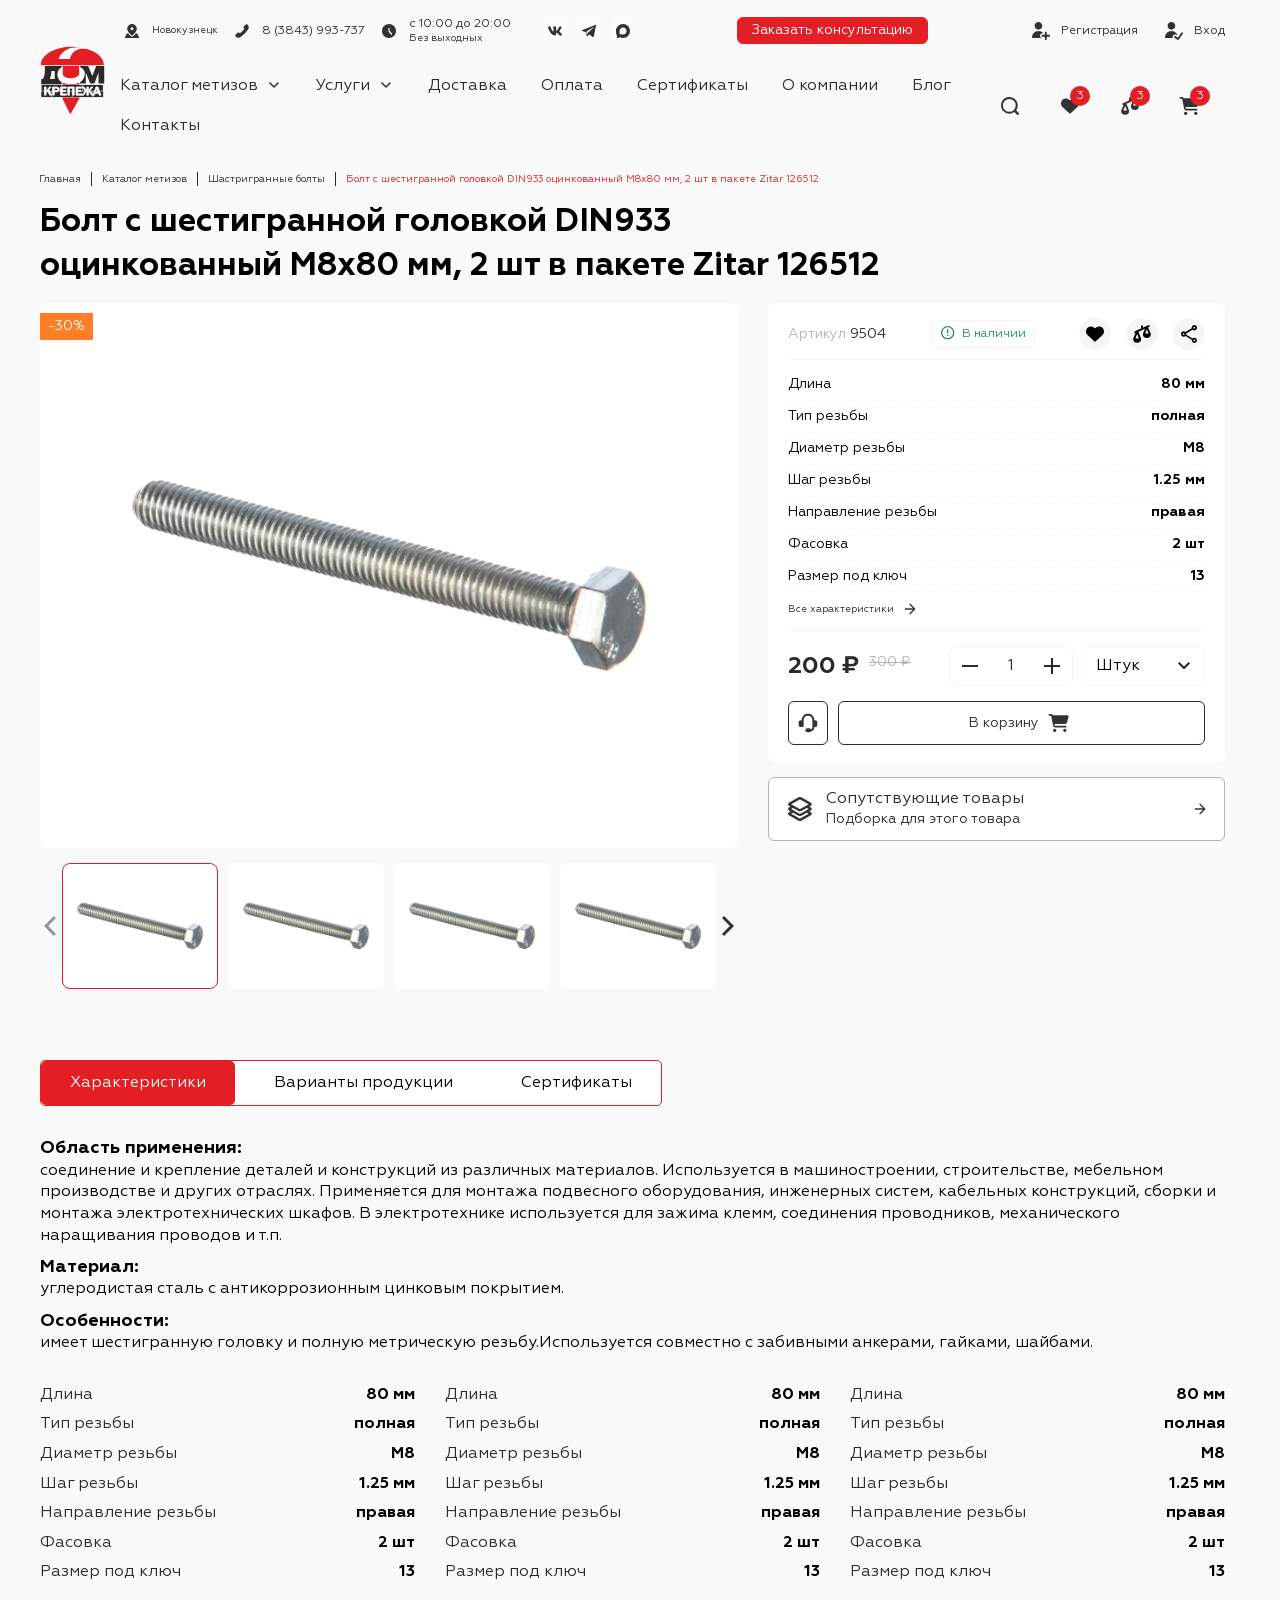
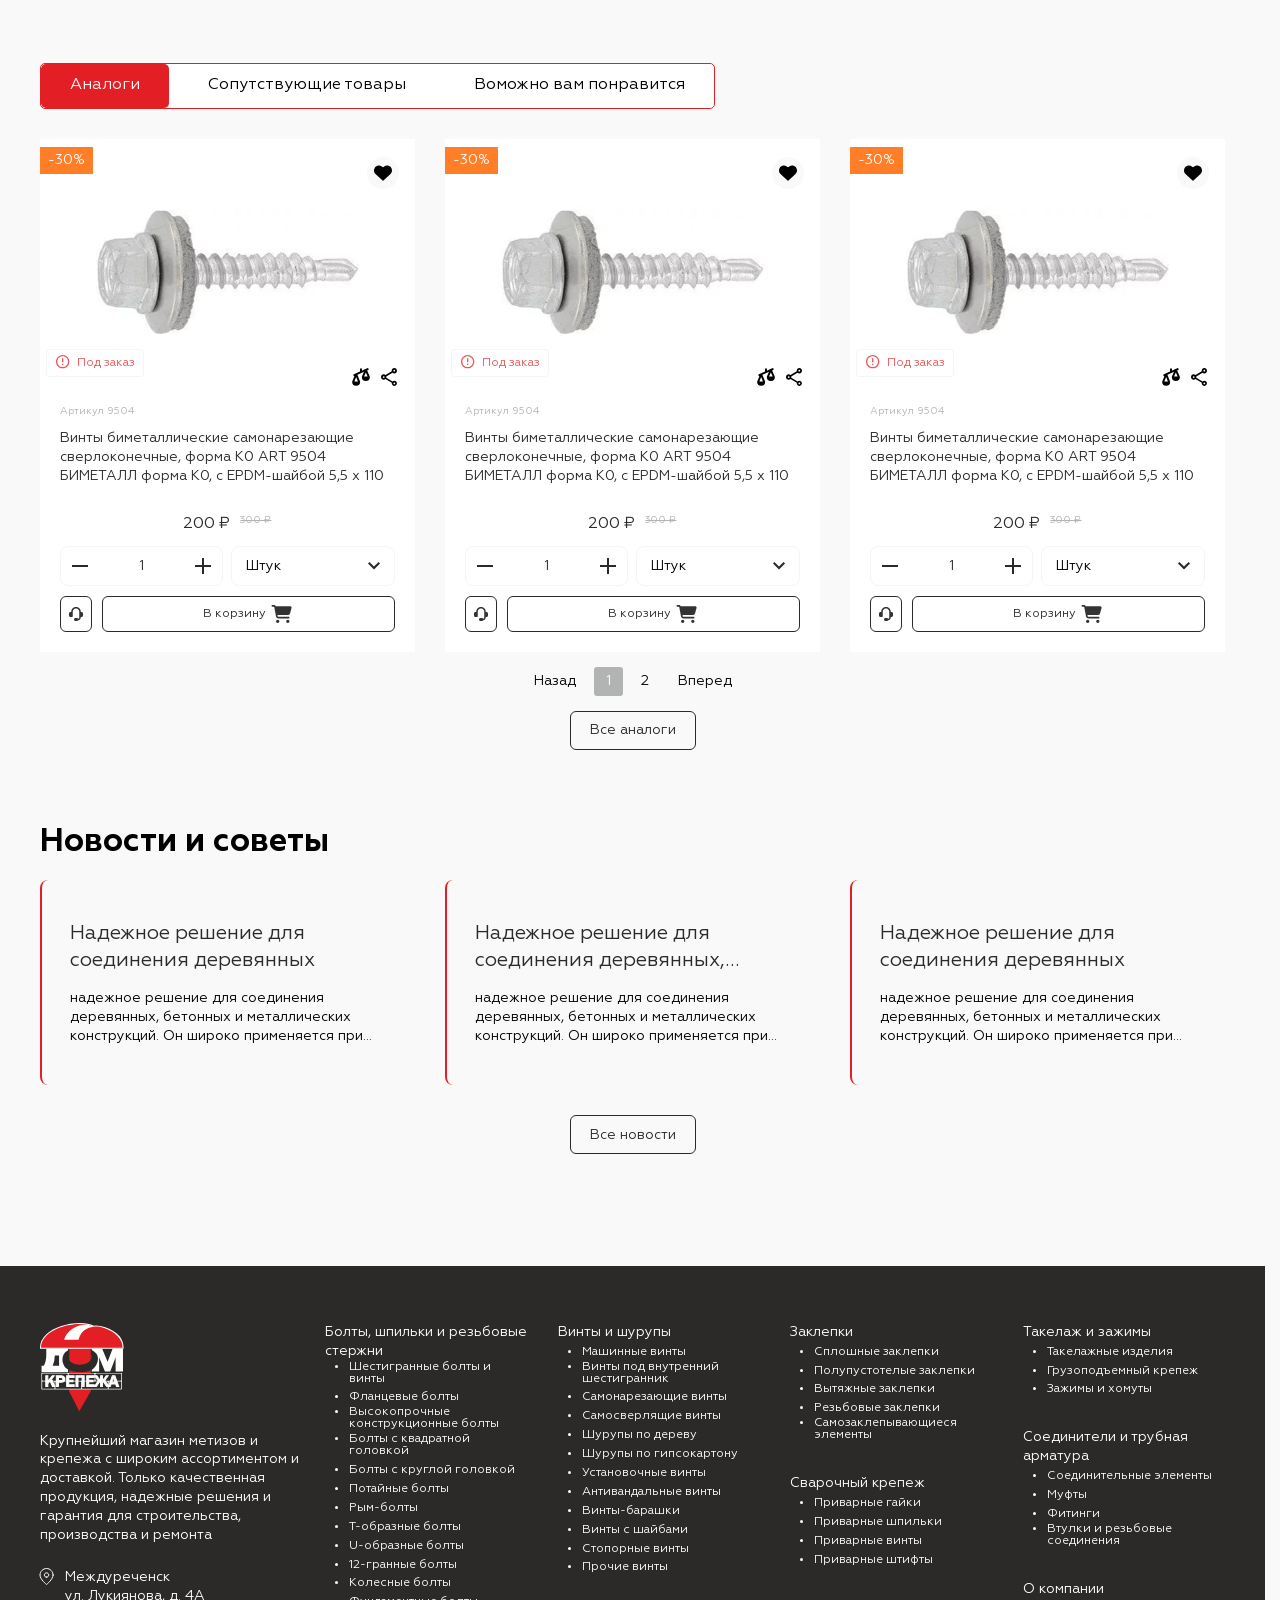
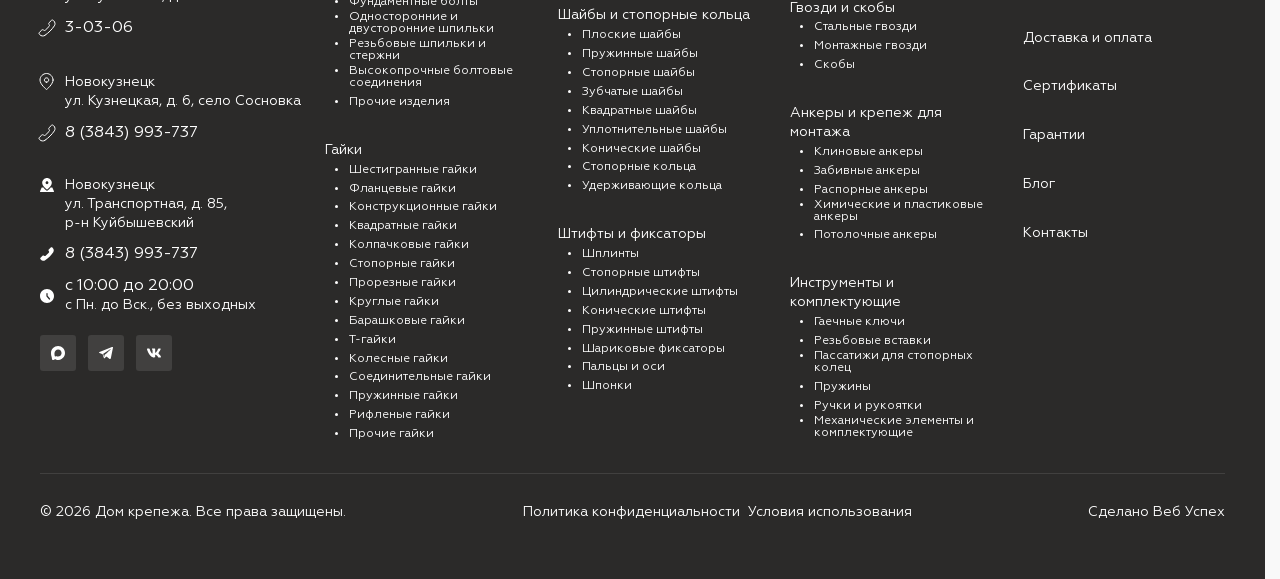
<file: card.html>
<!DOCTYPE html>
<html lang="ru">
    <head>
        <title>Главная</title>
        <meta http-equiv="X-UA-Compatible" content="IE=edge" />
        <meta charset="utf-8" />
        <meta name="keywords" content="" />
        <meta name="description" content="" />
        <meta name="author" content="" />
        <meta name="viewport" content="width=device-width, initial-scale=1.0" />
        <link rel="stylesheet" href="./css/reset.css" />
        <link rel="stylesheet" href="./css/fancybox.css" />
        <link rel="stylesheet" href="./css/swiper-bundle.min.css" />
        <link rel="stylesheet" href="./css/nouislider.min.css" />

        <script src="./js/nouislider.min.js" defer></script>
        <script src="./js/swiper-bundle.min.js" defer></script>
        <script src="./js/inputmask.min.js" defer></script>
        <script src="./js/filter.js" defer></script>
        <script src="./js/counter.js" defer></script>
        <script src="./js/fancybox.umd.js" defer></script>
        <script src="./js/scripts.js" defer></script>
        <link rel="stylesheet" href="./css/style.css" />
    </head>
    <body>
        <!-- wrap -->
        <div class="wrap">
            <!-- header -->
            <header class="header">
                <div class="inner-wrap">
                    <div class="logo-inner-wrap">
                        <a href="" class="logo">
                            <img src="./img/logo.svg" alt="" />
                        </a>
                        <a href="" class="logo logo-fix">
                            <img src="./img/logo-main.svg" alt="" />
                        </a>
                    </div>
                    <div class="header-panel-wrap">
                        <div class="panel-top-wrap">
                            <div class="contacts-inner-wrap">
                                <div class="contact-wrap">
                                    <a href="" class="btn-contact">
                                        <div class="button-ico">
                                            <img
                                                src="data:image/svg+xml,%3csvg%20width='24'%20height='14'%20viewBox='-4%200%2024%2014'%20fill='none'%20xmlns='http://www.w3.org/2000/svg'%3e%3cpath%20fill-rule='evenodd'%20clip-rule='evenodd'%20d='M8.00013%200C10.6217%200%2012.8062%202.18456%2012.8062%204.8061C12.8062%205.66169%2012.5121%206.50548%2012.1011%207.26998C11.6885%208.03746%2011.1423%208.75405%2010.5997%209.36412C10.056%209.97539%209.50667%2010.49%209.07866%2010.8536C8.86488%2011.0352%208.67776%2011.1822%208.53349%2011.2863C8.46226%2011.3377%208.3955%2011.3829%208.33788%2011.4175C8.30984%2011.4343%208.27567%2011.4537%208.23934%2011.4705C8.22125%2011.4788%208.19523%2011.49%208.16418%2011.4999C8.13976%2011.5077%208.07871%2011.526%208.00013%2011.526C7.92086%2011.526%207.85933%2011.5074%207.83484%2011.4995C7.80363%2011.4894%207.7775%2011.4781%207.75939%2011.4697C7.72298%2011.4527%207.68878%2011.4332%207.66075%2011.4162C7.60315%2011.3813%207.53642%2011.3357%207.46522%2011.2839C7.32105%2011.1791%207.13401%2011.0311%206.92034%2010.8483C6.49255%2010.4825%205.94347%209.96523%205.40006%209.35232C4.85773%208.74064%204.31181%208.0234%203.89933%207.25772C3.48862%206.49532%203.19403%205.65498%203.19403%204.8061C3.19403%202.18456%205.37859%200%208.00013%200ZM8.00013%206.24146C7.2074%206.24146%206.56476%205.59883%206.56476%204.8061C6.56476%204.01337%207.2074%203.37073%208.00013%203.37073C8.79286%203.37073%209.43549%204.01337%209.43549%204.8061C9.43549%205.59883%208.79286%206.24146%208.00013%206.24146ZM11.0993%2010.1571C11.2838%209.94972%2011.4684%209.73242%2011.6496%209.50667H12.0713H12.9927C13.1927%209.50667%2013.3735%209.62587%2013.4523%209.80971L14.95%2013.3045C15.0162%2013.459%2015.0004%2013.6364%2014.9079%2013.7767C14.8154%2013.917%2014.6585%2014.0014%2014.4905%2014.0014H1.50977C1.3417%2014.0014%201.18487%2013.917%201.09235%2013.7767C0.999825%2013.6364%200.983988%2013.459%201.0502%2013.3045L2.54796%209.80971C2.62675%209.62587%202.80752%209.50667%203.00754%209.50667H3.92887H4.36287C4.53994%209.72715%204.7202%209.93965%204.90029%2010.1427C5.56182%2010.8889%206.23036%2011.5188%206.75083%2011.9638C7.01085%2012.1862%207.23751%2012.3655%207.41111%2012.4917C7.497%2012.5542%207.57588%2012.608%207.64264%2012.6484C7.67525%2012.6682%207.71328%2012.6898%207.75272%2012.7082C7.77236%2012.7174%207.79979%2012.7292%207.8321%2012.7396C7.85771%2012.7479%207.92013%2012.7667%208.00007%2012.7667C8.07934%2012.7667%208.14128%2012.7482%208.1668%2012.7401C8.19896%2012.7298%208.22629%2012.7181%208.24589%2012.709C8.28526%2012.6908%208.32326%2012.6694%208.35588%2012.6498C8.42266%2012.6097%208.50155%2012.5563%208.5875%2012.4943C8.76119%2012.369%208.98795%2012.191%209.24807%2011.97C9.76874%2011.5277%2010.4376%2010.9011%2011.0993%2010.1571Z'%20fill='%23E31E24'/%3e%3c/svg%3e"
                                                alt=""
                                            />
                                        </div>
                                        <div class="button-title button-title-small">
                                            Новокузнецк
                                            <span class="button-title-info">
                                                ул. Транспортная, д. 85, р-н Куйбышевский
                                            </span>
                                        </div>
                                    </a>
                                </div>
                                <div class="contact-wrap">
                                    <a href="tel:83843993737" class="btn-contact">
                                        <div class="button-ico">
                                            <img
                                                src="data:image/svg+xml,%3csvg%20width='24'%20height='24'%20viewBox='-4%20-4%2024%2024'%20fill='none'%20xmlns='http://www.w3.org/2000/svg'%3e%3cg%20clip-path='url(%23clip0_86_3710)'%3e%3cpath%20d='M6.16951%2014.2407C5.52896%2014.654%204.76565%2014.8341%204.00793%2014.7507C3.25021%2014.6674%202.54429%2014.3257%202.00888%2013.7831L1.54081%2013.3254C1.3356%2013.1155%201.2207%2012.8336%201.2207%2012.5401C1.2207%2012.2465%201.3356%2011.9646%201.54081%2011.7547L3.52751%209.78885C3.73565%209.58429%204.0158%209.46967%204.30763%209.46967C4.59946%209.46967%204.87961%209.58429%205.08775%209.78885C5.29765%209.99405%205.57953%2010.1089%205.87307%2010.1089C6.16661%2010.1089%206.44849%209.99405%206.65839%209.78885L9.77886%206.66837C9.88296%206.56579%209.96562%206.44353%2010.022%206.30871C10.0785%206.17389%2010.1075%206.0292%2010.1075%205.88305C10.1075%205.7369%2010.0785%205.59221%2010.022%205.45739C9.96562%205.32257%209.88296%205.20032%209.77886%205.09773C9.57431%204.88959%209.45969%204.60944%209.45969%204.31761C9.45969%204.02579%209.57431%203.74563%209.77886%203.53749L11.7551%201.56119C11.965%201.35599%2012.2469%201.24109%2012.5405%201.24109C12.834%201.24109%2013.1159%201.35599%2013.3258%201.56119L13.7834%202.02927C14.326%202.56468%2014.6677%203.27059%2014.7511%204.02831C14.8344%204.78603%2014.6544%205.54934%2014.2411%206.1899C12.0879%209.36314%209.3483%2012.0957%206.16951%2014.2407Z'%20fill='%23E31E24'/%3e%3c/g%3e%3cdefs%3e%3cclipPath%20id='clip0_86_3710'%3e%3crect%20width='14'%20height='14'%20fill='white'%20transform='translate(1%201)'/%3e%3c/clipPath%3e%3c/defs%3e%3c/svg%3e"
                                                alt=""
                                            />
                                        </div>
                                        <div class="button-title">8 (3843) 993-737</div>
                                    </a>
                                </div>
                                <div class="contact-wrap cnt-shedule">
                                    <a href="" class="btn-contact">
                                        <div class="button-ico">
                                            <img
                                                src="data:image/svg+xml,%3csvg%20width='24'%20height='24'%20viewBox='-4%20-4%2024%2024'%20fill='none'%20xmlns='http://www.w3.org/2000/svg'%3e%3cg%20clip-path='url(%23clip0_86_3716)'%3e%3cpath%20fill-rule='evenodd'%20clip-rule='evenodd'%20d='M8%2015C11.866%2015%2015%2011.866%2015%208C15%204.13401%2011.866%201%208%201C4.13401%201%201%204.13401%201%208C1%2011.866%204.13401%2015%208%2015ZM8.625%205.5C8.625%205.15482%208.34518%204.875%208%204.875C7.65482%204.875%207.375%205.15482%207.375%205.5V8C7.375%208.14621%207.42626%208.28779%207.51986%208.40012L10.0199%2011.4001C10.2408%2011.6653%2010.6349%2011.7011%2010.9001%2011.4801C11.1653%2011.2592%2011.2011%2010.8651%2010.9801%2010.5999L8.625%207.77372V5.5Z'%20fill='%23E31E24'/%3e%3c/g%3e%3cdefs%3e%3cclipPath%20id='clip0_86_3716'%3e%3crect%20width='14'%20height='14'%20fill='white'%20transform='translate(1%201)'/%3e%3c/clipPath%3e%3c/defs%3e%3c/svg%3e"
                                                alt=""
                                            />
                                        </div>
                                        <div class="button-title">
                                            с 10:00 до 20:00
                                            <span class="button-title-info">Без выходных</span>
                                        </div>
                                    </a>
                                </div>
                                <div class="soc-wrap">
                                    <a href="" class="btn-action-ico button-soc">
                                        <img
                                            src="data:image/svg+xml,%3csvg%20width='24'%20height='24'%20viewBox='0%200%2024%2024'%20fill='none'%20xmlns='http://www.w3.org/2000/svg'%3e%3cpath%20fill-rule='evenodd'%20clip-rule='evenodd'%20d='M18.6788%208.1094C18.7762%207.75816%2018.6788%207.5%2018.2156%207.5H16.684C16.2945%207.5%2016.1151%207.72299%2016.0177%207.96895C16.0177%207.96895%2015.2388%2010.0239%2014.1354%2011.3587C13.7784%2011.7452%2013.6162%2011.868%2013.4214%2011.868C13.3241%2011.868%2013.1832%2011.7452%2013.1832%2011.3939V8.1094C13.1832%207.68782%2013.0702%207.5%2012.7456%207.5H10.3387C10.0954%207.5%209.94906%207.69563%209.94906%207.88108C9.94906%208.28075%2010.5007%208.37288%2010.5575%209.49693V11.9384C10.5575%2012.4737%2010.4683%2012.5708%2010.2735%2012.5708C9.75433%2012.5708%208.49141%2010.5065%207.74223%208.14457C7.59542%207.68545%207.44817%207.5%207.05673%207.5H5.52512C5.08752%207.5%205%207.72299%205%207.96895C5%208.40805%205.51932%2010.5861%207.41775%2013.4665C8.68352%2015.4335%2010.4665%2016.5%2012.0892%2016.5C13.0628%2016.5%2013.1832%2016.2632%2013.1832%2015.8552V14.3684C13.1832%2013.8947%2013.2754%2013.8002%2013.5836%2013.8002C13.8109%2013.8002%2014.2003%2013.9232%2015.109%2014.8716C16.1475%2015.9955%2016.3186%2016.5%2016.9028%2016.5H18.4344C18.872%2016.5%2019.0908%2016.2632%2018.9645%2015.7957C18.8265%2015.3299%2018.3307%2014.6542%2017.6727%2013.8529C17.3158%2013.3962%2016.7802%2012.9044%2016.6181%2012.6585C16.3909%2012.3424%2016.4558%2012.2019%2016.6181%2011.921C16.6181%2011.921%2018.4841%209.07559%2018.6788%208.10951V8.1094Z'%20fill='%23E31E24'/%3e%3c/svg%3e"
                                            alt=""
                                        />
                                    </a>
                                    <a href="" class="btn-action-ico button-soc">
                                        <img
                                            src="data:image/svg+xml,%3csvg%20width='24'%20height='24'%20viewBox='0%200%2024%2024'%20fill='none'%20xmlns='http://www.w3.org/2000/svg'%3e%3cpath%20d='M17.9689%206.09456C17.9811%206.08912%2018.9824%205.64521%2019.0001%206.39143L16.7804%2017.5399C16.7804%2017.5399%2016.4658%2018.3092%2015.6271%2017.9422L12.4815%2015.5311L10.4552%2017.366C10.4506%2017.3695%2010.2953%2017.4866%2010.1231%2017.4178C10.1231%2017.4178%209.96583%2017.4005%209.79112%2016.8241C9.5989%2016.2299%208.65537%2013.1366%208.65537%2013.1366L5.52744%2012.0887C5.52744%2012.0887%205.05545%2011.9137%205.00303%2011.5467C4.95061%2011.1798%205.54502%2010.9705%205.54502%2010.9705L17.9689%206.09456ZM16.589%208.36604C16.6058%208.10697%2016.1765%208.36159%2016.169%208.36604L9.30186%2012.7352C9.19709%2012.8051%209.16243%2012.9272%209.19737%2013.0321L10.0187%2015.7235C10.0714%2015.8802%2010.2981%2015.8627%2010.3331%2015.6883L10.5255%2014.0457C10.5255%2013.9759%2010.56%2013.9235%2010.6124%2013.8885C11.2764%2013.2944%2016.2221%208.85601%2016.4317%208.64632C16.653%208.40804%2016.5922%208.3679%2016.589%208.36604Z'%20fill='%23E31E24'/%3e%3c/svg%3e"
                                            alt=""
                                        />
                                    </a>
                                    <a href="" class="btn-action-ico button-soc">
                                        <img
                                            src="data:image/svg+xml,%3csvg%20width='24'%20height='24'%20viewBox='0%200%2024%2024'%20fill='none'%20xmlns='http://www.w3.org/2000/svg'%3e%3cpath%20fill-rule='evenodd'%20clip-rule='evenodd'%20d='M12.1504%2018.96C10.7765%2018.96%2010.138%2018.7586%209.02816%2017.9528C8.32616%2018.8593%206.10315%2019.5677%206.00621%2018.3557C6.00621%2017.4459%205.80563%2016.677%205.57832%2015.8377C5.30754%2014.8036%205%2013.652%205%2011.9834C5%207.99815%208.25596%205%2012.1136%205C15.9747%205%2019%208.14588%2019%2012.0203C19.0129%2015.8348%2015.9484%2018.9397%2012.1504%2018.96ZM12.2072%208.44469C10.3285%208.34732%208.86436%209.65335%208.5401%2011.7014C8.27267%2013.3968%208.74736%2015.4616%209.15185%2015.5691C9.34574%2015.6161%209.8338%2015.2199%2010.138%2014.9144C10.641%2015.2634%2011.2268%2015.473%2011.8362%2015.5221C13.7828%2015.6161%2015.4461%2014.1277%2015.5769%2012.1748C15.6529%2010.2177%2014.1541%208.56004%2012.2072%208.44805L12.2072%208.44469Z'%20fill='%23E31E24'/%3e%3c/svg%3e"
                                            alt=""
                                        />
                                    </a>
                                </div>
                            </div>
                            <div class="order-inner-wrap">
                                <a href="" class="btn button-att">
                                    <div class="button-title">Заказать консультацию</div>
                                </a>
                            </div>
                            <div class="auth-inner-wrap">
                                <div class="auth-wrap">
                                    <a href="" class="btn-auth">
                                        <div class="button-ico">
                                            <img
                                                src="data:image/svg+xml,%3csvg%20width='24'%20height='24'%20viewBox='-3%20-3%2024%2024'%20fill='none'%20xmlns='http://www.w3.org/2000/svg'%3e%3cg%20clip-path='url(%23clip0_86_3737)'%3e%3cpath%20fill-rule='evenodd'%20clip-rule='evenodd'%20d='M10.2857%203.85714C10.2857%205.98738%208.55881%207.71429%206.42857%207.71429C4.29834%207.71429%202.57143%205.98738%202.57143%203.85714C2.57143%201.72691%204.29834%200%206.42857%200C8.55881%200%2010.2857%201.72691%2010.2857%203.85714ZM13.8214%209.64286C14.354%209.64286%2014.7857%2010.0746%2014.7857%2010.6071V12.8571H17.0357C17.5683%2012.8571%2018%2013.2889%2018%2013.8214C18%2014.354%2017.5683%2014.7857%2017.0357%2014.7857H14.7857V17.0357C14.7857%2017.5683%2014.354%2018%2013.8214%2018C13.2889%2018%2012.8571%2017.5683%2012.8571%2017.0357V14.7857H10.6071C10.0746%2014.7857%209.64286%2014.354%209.64286%2013.8214C9.64286%2013.2889%2010.0746%2012.8571%2010.6071%2012.8571H12.8571V10.6071C12.8571%2010.0746%2013.2889%209.64286%2013.8214%209.64286ZM6.42857%208.99996C8.34862%208.99996%2010.0721%209.84171%2011.25%2011.1763V11.25H10.6071C9.18698%2011.25%208.03571%2012.4013%208.03571%2013.8214C8.03571%2014.7896%208.57073%2015.6327%209.36122%2016.0714H0.642857C0.287817%2016.0714%200%2015.7836%200%2015.4286C0%2011.8781%202.87817%208.99996%206.42857%208.99996Z'%20fill='%23E31E24'/%3e%3c/g%3e%3cdefs%3e%3cclipPath%20id='clip0_86_3737'%3e%3crect%20width='18'%20height='18'%20fill='white'/%3e%3c/clipPath%3e%3c/defs%3e%3c/svg%3e"
                                                alt=""
                                            />
                                        </div>
                                        <div class="button-title">Регистрация</div>
                                    </a>
                                </div>
                                <div class="auth-wrap">
                                    <a href="" class="btn-auth">
                                        <div class="button-ico">
                                            <img
                                                src="data:image/svg+xml,%3csvg%20width='24'%20height='24'%20viewBox='-3%20-3%2024%2024'%20fill='none'%20xmlns='http://www.w3.org/2000/svg'%3e%3cg%20clip-path='url(%23clip0_86_3742)'%3e%3cpath%20fill-rule='evenodd'%20clip-rule='evenodd'%20d='M10.2857%203.85714C10.2857%205.98738%208.55881%207.71429%206.42857%207.71429C4.29834%207.71429%202.57143%205.98738%202.57143%203.85714C2.57143%201.72691%204.29834%200%206.42857%200C8.55881%200%2010.2857%201.72691%2010.2857%203.85714ZM7.77974%2016.0714H0.642857C0.287817%2016.0714%200%2015.7836%200%2015.4286C0%2011.8781%202.87817%208.99996%206.42857%208.99996C9.24026%208.99996%2011.6304%2010.805%2012.5032%2013.3196L12.4054%2013.4625L11.6328%2012.9425C10.4986%2012.1262%208.91481%2012.3652%208.07339%2013.4884C7.49591%2014.2595%207.41645%2015.2488%207.77974%2016.0714ZM17.8074%2011.8282C18.1266%2011.4019%2018.04%2010.7976%2017.6138%2010.4783C17.1876%2010.159%2016.5831%2010.2457%2016.2639%2010.6719L12.8306%2015.6858L10.7095%2014.2583C10.2832%2013.9389%209.67886%2014.0257%209.35958%2014.4519C9.04028%2014.8782%209.12698%2015.4826%209.55322%2015.8018L12.4461%2017.8075C12.6508%2017.9609%2012.9079%2018.0266%2013.1611%2017.9902C13.4142%2017.954%2013.6426%2017.8186%2013.796%2017.6139L17.8074%2011.8282Z'%20fill='%23E31E24'/%3e%3c/g%3e%3cdefs%3e%3cclipPath%20id='clip0_86_3742'%3e%3crect%20width='18'%20height='18'%20fill='white'/%3e%3c/clipPath%3e%3c/defs%3e%3c/svg%3e"
                                                alt=""
                                            />
                                        </div>
                                        <div class="button-title">Вход</div>
                                    </a>
                                </div>
                            </div>
                        </div>
                        <div class="panel-main-wrap">
                            <div class="popup-menu-wrap menu-inner-wrap js-popup-wrap">
                                <a href="" class="btn-popup btn-popup-menu js-btn-popup-toggle">
                                    <div class="button-title">Меню</div>
                                    <div class="button-ico">
                                        <img
                                            src="data:image/svg+xml,%3csvg%20width='24'%20height='25'%20viewBox='0%200%2024%2025'%20fill='none'%20xmlns='http://www.w3.org/2000/svg'%3e%3cpath%20fill-rule='evenodd'%20clip-rule='evenodd'%20d='M22%207.04823V5.03445H2V7.04823H22ZM22%2011.0758V13.0896H2V11.0758H22ZM22%2017.1171V19.1309H2V17.1171H22Z'%20fill='%23E31E24'/%3e%3c/svg%3e"
                                            alt=""
                                        />
                                    </div>
                                </a>
                                <div class="menu-content-block js-popup-block">
                                    <a href="" class="btn-popup-close btn-action-ico ico-close js-btn-popup-close"></a>
                                    <div class="menu-list-wrap">
                                        <ul class="menu menu-main">
                                            <li class="menu-catalog-li">
                                                <a href="" class="btn-menu">
                                                    <div class="button-title">Каталог метизов</div>
                                                </a>
                                                <ul class="menu">
                                                    <li>
                                                        <a href="" class="btn-action-catalog">
                                                            <div class="button-ico">
                                                                <img src="./img/menu01.svg" alt="" />
                                                            </div>
                                                            <div class="button-title">
                                                                Болты
                                                                <span class="button-title-info">125</span>
                                                            </div>
                                                        </a>
                                                    </li>
                                                    <li>
                                                        <a href="" class="btn-action-catalog">
                                                            <div class="button-ico">
                                                                <img src="./img/menu02.svg" alt="" />
                                                            </div>
                                                            <div class="button-title">
                                                                Гайки
                                                                <span class="button-title-info">125</span>
                                                            </div>
                                                        </a>
                                                    </li>
                                                    <li>
                                                        <a href="" class="btn-action-catalog">
                                                            <div class="button-ico">
                                                                <img src="./img/menu03.svg" alt="" />
                                                            </div>
                                                            <div class="button-title">
                                                                Шурупы
                                                                <span class="button-title-info">125</span>
                                                            </div>
                                                        </a>
                                                    </li>
                                                    <li>
                                                        <a href="" class="btn-action-catalog">
                                                            <div class="button-ico">
                                                                <img src="./img/menu04.svg" alt="" />
                                                            </div>
                                                            <div class="button-title">
                                                                Шайбы и стопорные кольца
                                                                <span class="button-title-info">125</span>
                                                            </div>
                                                        </a>
                                                    </li>
                                                    <li>
                                                        <a href="" class="btn-action-catalog">
                                                            <div class="button-ico">
                                                                <img src="./img/menu05.svg" alt="" />
                                                            </div>
                                                            <div class="button-title">
                                                                Штифты
                                                                <span class="button-title-info">125</span>
                                                            </div>
                                                        </a>
                                                    </li>
                                                    <li>
                                                        <a href="" class="btn-action-catalog">
                                                            <div class="button-ico">
                                                                <img src="./img/menu06.svg" alt="" />
                                                            </div>
                                                            <div class="button-title">
                                                                Заклепки
                                                                <span class="button-title-info">125</span>
                                                            </div>
                                                        </a>
                                                    </li>
                                                    <li>
                                                        <a href="" class="btn-action-catalog">
                                                            <div class="button-ico">
                                                                <img src="./img/menu07.svg" alt="" />
                                                            </div>
                                                            <div class="button-title">
                                                                Вставки
                                                                <span class="button-title-info">125</span>
                                                            </div>
                                                        </a>
                                                    </li>
                                                    <li>
                                                        <a href="" class="btn-action-catalog">
                                                            <div class="button-ico">
                                                                <img src="./img/menu08.svg" alt="" />
                                                            </div>
                                                            <div class="button-title">
                                                                Гвозди
                                                                <span class="button-title-info">125</span>
                                                            </div>
                                                        </a>
                                                    </li>
                                                    <li>
                                                        <a href="" class="btn-action-catalog">
                                                            <div class="button-ico">
                                                                <img src="./img/menu09.svg" alt="" />
                                                            </div>
                                                            <div class="button-title">
                                                                Инструменты
                                                                <span class="button-title-info">125</span>
                                                            </div>
                                                        </a>
                                                    </li>
                                                    <li>
                                                        <a href="" class="btn-action-catalog">
                                                            <div class="button-ico">
                                                                <img src="./img/menu10.svg" alt="" />
                                                            </div>
                                                            <div class="button-title">
                                                                Штифты и ключи
                                                                <span class="button-title-info">125</span>
                                                            </div>
                                                        </a>
                                                    </li>
                                                    <li>
                                                        <a href="" class="btn-action-catalog">
                                                            <div class="button-ico">
                                                                <img src="./img/menu11.svg" alt="" />
                                                            </div>
                                                            <div class="button-title">
                                                                Анкера
                                                                <span class="button-title-info">125</span>
                                                            </div>
                                                        </a>
                                                    </li>
                                                    <li>
                                                        <a href="" class="btn-action-catalog">
                                                            <div class="button-ico">
                                                                <img src="./img/menu12.svg" alt="" />
                                                            </div>
                                                            <div class="button-title">
                                                                Фитинги для труб
                                                                <span class="button-title-info">125</span>
                                                            </div>
                                                        </a>
                                                    </li>
                                                    <li>
                                                        <a href="" class="btn-action-catalog">
                                                            <div class="button-ico">
                                                                <img src="./img/menu13.svg" alt="" />
                                                            </div>
                                                            <div class="button-title">
                                                                Зажимы
                                                                <span class="button-title-info">125</span>
                                                            </div>
                                                        </a>
                                                    </li>
                                                    <li>
                                                        <a href="" class="btn-action-catalog">
                                                            <div class="button-ico">
                                                                <img src="./img/menu14.svg" alt="" />
                                                            </div>
                                                            <div class="button-title">
                                                                Резьбовые стержни
                                                                <span class="button-title-info">125</span>
                                                            </div>
                                                        </a>
                                                    </li>
                                                    <li>
                                                        <a href="" class="btn-action-catalog">
                                                            <div class="button-ico">
                                                                <img src="./img/menu15.svg" alt="" />
                                                            </div>
                                                            <div class="button-title">
                                                                Шпильки
                                                                <span class="button-title-info">125</span>
                                                            </div>
                                                        </a>
                                                    </li>
                                                    <li>
                                                        <a href="" class="btn-action-catalog">
                                                            <div class="button-ico">
                                                                <img src="./img/menu16.svg" alt="" />
                                                            </div>
                                                            <div class="button-title">
                                                                Такелаж
                                                                <span class="button-title-info">125</span>
                                                            </div>
                                                        </a>
                                                    </li>
                                                    <li>
                                                        <a href="" class="btn-action-catalog">
                                                            <div class="button-ico">
                                                                <img src="./img/menu17.svg" alt="" />
                                                            </div>
                                                            <div class="button-title">
                                                                Инженерные детали
                                                                <span class="button-title-info">125</span>
                                                            </div>
                                                        </a>
                                                    </li>
                                                    <li>
                                                        <a href="" class="btn-action-catalog">
                                                            <div class="button-ico">
                                                                <img src="./img/menu18.svg" alt="" />
                                                            </div>
                                                            <div class="button-title">
                                                                Перфорированный крипеж
                                                                <span class="button-title-info">125</span>
                                                            </div>
                                                        </a>
                                                    </li>
                                                    <li>
                                                        <a href="" class="btn-action-catalog">
                                                            <div class="button-ico">
                                                                <img src="./img/menu19.svg" alt="" />
                                                            </div>
                                                            <div class="button-title">
                                                                Дюбеля
                                                                <span class="button-title-info">125</span>
                                                            </div>
                                                        </a>
                                                    </li>
                                                    <li>
                                                        <a href="" class="btn-action-catalog">
                                                            <div class="button-ico">
                                                                <img src="./img/menu20.svg" alt="" />
                                                            </div>
                                                            <div class="button-title">
                                                                Гвозди
                                                                <span class="button-title-info">125</span>
                                                            </div>
                                                        </a>
                                                    </li>
                                                    <li>
                                                        <a href="" class="btn-action-catalog">
                                                            <div class="button-ico">
                                                                <img src="./img/menu21.svg" alt="" />
                                                            </div>
                                                            <div class="button-title">
                                                                Скобы
                                                                <span class="button-title-info">125</span>
                                                            </div>
                                                        </a>
                                                    </li>
                                                </ul>
                                            </li>
                                            <li>
                                                <a href="" class="btn-menu">
                                                    <div class="button-title">Услуги</div>
                                                </a>
                                                <ul class="menu">
                                                    <li>
                                                        <a href="" class="btn-action-catalog">
                                                            <div class="button-title">Услуга 1</div>
                                                        </a>
                                                    </li>
                                                    <li>
                                                        <a href="" class="btn-action-catalog">
                                                            <div class="button-title">Услуга 2</div>
                                                        </a>
                                                    </li>
                                                    <li>
                                                        <a href="" class="btn-action-catalog">
                                                            <div class="button-title">Услуга 3</div>
                                                        </a>
                                                    </li>
                                                </ul>
                                            </li>
                                            <li>
                                                <a href="" class="btn-menu">
                                                    <div class="button-title">Доставка</div>
                                                </a>
                                            </li>
                                            <li>
                                                <a href="" class="btn-menu">
                                                    <div class="button-title">Оплата</div>
                                                </a>
                                            </li>
                                            <li>
                                                <a href="" class="btn-menu">
                                                    <div class="button-title">Сертификаты</div>
                                                </a>
                                            </li>
                                            <li>
                                                <a href="" class="btn-menu">
                                                    <div class="button-title">О компании</div>
                                                </a>
                                            </li>
                                            <li>
                                                <a href="" class="btn-menu">
                                                    <div class="button-title">Блог</div>
                                                </a>
                                            </li>
                                            <li>
                                                <a href="" class="btn-menu">
                                                    <div class="button-title">Контакты</div>
                                                </a>
                                            </li>
                                        </ul>
                                    </div>
                                    <div class="contacts-inner-wrap">
                                        <div class="contact-wrap">
                                            <a href="" class="btn-contact">
                                                <div class="button-ico">
                                                    <img
                                                        src="data:image/svg+xml,%3csvg%20width='24'%20height='14'%20viewBox='-4%200%2024%2014'%20fill='none'%20xmlns='http://www.w3.org/2000/svg'%3e%3cpath%20fill-rule='evenodd'%20clip-rule='evenodd'%20d='M8.00013%200C10.6217%200%2012.8062%202.18456%2012.8062%204.8061C12.8062%205.66169%2012.5121%206.50548%2012.1011%207.26998C11.6885%208.03746%2011.1423%208.75405%2010.5997%209.36412C10.056%209.97539%209.50667%2010.49%209.07866%2010.8536C8.86488%2011.0352%208.67776%2011.1822%208.53349%2011.2863C8.46226%2011.3377%208.3955%2011.3829%208.33788%2011.4175C8.30984%2011.4343%208.27567%2011.4537%208.23934%2011.4705C8.22125%2011.4788%208.19523%2011.49%208.16418%2011.4999C8.13976%2011.5077%208.07871%2011.526%208.00013%2011.526C7.92086%2011.526%207.85933%2011.5074%207.83484%2011.4995C7.80363%2011.4894%207.7775%2011.4781%207.75939%2011.4697C7.72298%2011.4527%207.68878%2011.4332%207.66075%2011.4162C7.60315%2011.3813%207.53642%2011.3357%207.46522%2011.2839C7.32105%2011.1791%207.13401%2011.0311%206.92034%2010.8483C6.49255%2010.4825%205.94347%209.96523%205.40006%209.35232C4.85773%208.74064%204.31181%208.0234%203.89933%207.25772C3.48862%206.49532%203.19403%205.65498%203.19403%204.8061C3.19403%202.18456%205.37859%200%208.00013%200ZM8.00013%206.24146C7.2074%206.24146%206.56476%205.59883%206.56476%204.8061C6.56476%204.01337%207.2074%203.37073%208.00013%203.37073C8.79286%203.37073%209.43549%204.01337%209.43549%204.8061C9.43549%205.59883%208.79286%206.24146%208.00013%206.24146ZM11.0993%2010.1571C11.2838%209.94972%2011.4684%209.73242%2011.6496%209.50667H12.0713H12.9927C13.1927%209.50667%2013.3735%209.62587%2013.4523%209.80971L14.95%2013.3045C15.0162%2013.459%2015.0004%2013.6364%2014.9079%2013.7767C14.8154%2013.917%2014.6585%2014.0014%2014.4905%2014.0014H1.50977C1.3417%2014.0014%201.18487%2013.917%201.09235%2013.7767C0.999825%2013.6364%200.983988%2013.459%201.0502%2013.3045L2.54796%209.80971C2.62675%209.62587%202.80752%209.50667%203.00754%209.50667H3.92887H4.36287C4.53994%209.72715%204.7202%209.93965%204.90029%2010.1427C5.56182%2010.8889%206.23036%2011.5188%206.75083%2011.9638C7.01085%2012.1862%207.23751%2012.3655%207.41111%2012.4917C7.497%2012.5542%207.57588%2012.608%207.64264%2012.6484C7.67525%2012.6682%207.71328%2012.6898%207.75272%2012.7082C7.77236%2012.7174%207.79979%2012.7292%207.8321%2012.7396C7.85771%2012.7479%207.92013%2012.7667%208.00007%2012.7667C8.07934%2012.7667%208.14128%2012.7482%208.1668%2012.7401C8.19896%2012.7298%208.22629%2012.7181%208.24589%2012.709C8.28526%2012.6908%208.32326%2012.6694%208.35588%2012.6498C8.42266%2012.6097%208.50155%2012.5563%208.5875%2012.4943C8.76119%2012.369%208.98795%2012.191%209.24807%2011.97C9.76874%2011.5277%2010.4376%2010.9011%2011.0993%2010.1571Z'%20fill='%23E31E24'/%3e%3c/svg%3e"
                                                        alt=""
                                                    />
                                                </div>
                                                <div class="button-title button-title-small">
                                                    Новокузнецк
                                                    <span class="button-title-info">
                                                        ул. Транспортная, д. 85, р-н Куйбышевский
                                                    </span>
                                                </div>
                                            </a>
                                        </div>
                                        <div class="contact-wrap">
                                            <a href="tel:83843993737" class="btn-contact">
                                                <div class="button-ico">
                                                    <img
                                                        src="data:image/svg+xml,%3csvg%20width='24'%20height='24'%20viewBox='-4%20-4%2024%2024'%20fill='none'%20xmlns='http://www.w3.org/2000/svg'%3e%3cg%20clip-path='url(%23clip0_86_3710)'%3e%3cpath%20d='M6.16951%2014.2407C5.52896%2014.654%204.76565%2014.8341%204.00793%2014.7507C3.25021%2014.6674%202.54429%2014.3257%202.00888%2013.7831L1.54081%2013.3254C1.3356%2013.1155%201.2207%2012.8336%201.2207%2012.5401C1.2207%2012.2465%201.3356%2011.9646%201.54081%2011.7547L3.52751%209.78885C3.73565%209.58429%204.0158%209.46967%204.30763%209.46967C4.59946%209.46967%204.87961%209.58429%205.08775%209.78885C5.29765%209.99405%205.57953%2010.1089%205.87307%2010.1089C6.16661%2010.1089%206.44849%209.99405%206.65839%209.78885L9.77886%206.66837C9.88296%206.56579%209.96562%206.44353%2010.022%206.30871C10.0785%206.17389%2010.1075%206.0292%2010.1075%205.88305C10.1075%205.7369%2010.0785%205.59221%2010.022%205.45739C9.96562%205.32257%209.88296%205.20032%209.77886%205.09773C9.57431%204.88959%209.45969%204.60944%209.45969%204.31761C9.45969%204.02579%209.57431%203.74563%209.77886%203.53749L11.7551%201.56119C11.965%201.35599%2012.2469%201.24109%2012.5405%201.24109C12.834%201.24109%2013.1159%201.35599%2013.3258%201.56119L13.7834%202.02927C14.326%202.56468%2014.6677%203.27059%2014.7511%204.02831C14.8344%204.78603%2014.6544%205.54934%2014.2411%206.1899C12.0879%209.36314%209.3483%2012.0957%206.16951%2014.2407Z'%20fill='%23E31E24'/%3e%3c/g%3e%3cdefs%3e%3cclipPath%20id='clip0_86_3710'%3e%3crect%20width='14'%20height='14'%20fill='white'%20transform='translate(1%201)'/%3e%3c/clipPath%3e%3c/defs%3e%3c/svg%3e"
                                                        alt=""
                                                    />
                                                </div>
                                                <div class="button-title">8 (3843) 993-737</div>
                                            </a>
                                        </div>
                                        <div class="contact-wrap cnt-shedule">
                                            <a href="" class="btn-contact">
                                                <div class="button-ico">
                                                    <img
                                                        src="data:image/svg+xml,%3csvg%20width='24'%20height='24'%20viewBox='-4%20-4%2024%2024'%20fill='none'%20xmlns='http://www.w3.org/2000/svg'%3e%3cg%20clip-path='url(%23clip0_86_3716)'%3e%3cpath%20fill-rule='evenodd'%20clip-rule='evenodd'%20d='M8%2015C11.866%2015%2015%2011.866%2015%208C15%204.13401%2011.866%201%208%201C4.13401%201%201%204.13401%201%208C1%2011.866%204.13401%2015%208%2015ZM8.625%205.5C8.625%205.15482%208.34518%204.875%208%204.875C7.65482%204.875%207.375%205.15482%207.375%205.5V8C7.375%208.14621%207.42626%208.28779%207.51986%208.40012L10.0199%2011.4001C10.2408%2011.6653%2010.6349%2011.7011%2010.9001%2011.4801C11.1653%2011.2592%2011.2011%2010.8651%2010.9801%2010.5999L8.625%207.77372V5.5Z'%20fill='%23E31E24'/%3e%3c/g%3e%3cdefs%3e%3cclipPath%20id='clip0_86_3716'%3e%3crect%20width='14'%20height='14'%20fill='white'%20transform='translate(1%201)'/%3e%3c/clipPath%3e%3c/defs%3e%3c/svg%3e"
                                                        alt=""
                                                    />
                                                </div>
                                                <div class="button-title">
                                                    с 10:00 до 20:00
                                                    <span class="button-title-info">Без выходных</span>
                                                </div>
                                            </a>
                                        </div>
                                        <div class="soc-wrap">
                                            <a href="" class="btn-action-ico button-soc">
                                                <img
                                                    src="data:image/svg+xml,%3csvg%20width='24'%20height='24'%20viewBox='0%200%2024%2024'%20fill='none'%20xmlns='http://www.w3.org/2000/svg'%3e%3cpath%20fill-rule='evenodd'%20clip-rule='evenodd'%20d='M18.6788%208.1094C18.7762%207.75816%2018.6788%207.5%2018.2156%207.5H16.684C16.2945%207.5%2016.1151%207.72299%2016.0177%207.96895C16.0177%207.96895%2015.2388%2010.0239%2014.1354%2011.3587C13.7784%2011.7452%2013.6162%2011.868%2013.4214%2011.868C13.3241%2011.868%2013.1832%2011.7452%2013.1832%2011.3939V8.1094C13.1832%207.68782%2013.0702%207.5%2012.7456%207.5H10.3387C10.0954%207.5%209.94906%207.69563%209.94906%207.88108C9.94906%208.28075%2010.5007%208.37288%2010.5575%209.49693V11.9384C10.5575%2012.4737%2010.4683%2012.5708%2010.2735%2012.5708C9.75433%2012.5708%208.49141%2010.5065%207.74223%208.14457C7.59542%207.68545%207.44817%207.5%207.05673%207.5H5.52512C5.08752%207.5%205%207.72299%205%207.96895C5%208.40805%205.51932%2010.5861%207.41775%2013.4665C8.68352%2015.4335%2010.4665%2016.5%2012.0892%2016.5C13.0628%2016.5%2013.1832%2016.2632%2013.1832%2015.8552V14.3684C13.1832%2013.8947%2013.2754%2013.8002%2013.5836%2013.8002C13.8109%2013.8002%2014.2003%2013.9232%2015.109%2014.8716C16.1475%2015.9955%2016.3186%2016.5%2016.9028%2016.5H18.4344C18.872%2016.5%2019.0908%2016.2632%2018.9645%2015.7957C18.8265%2015.3299%2018.3307%2014.6542%2017.6727%2013.8529C17.3158%2013.3962%2016.7802%2012.9044%2016.6181%2012.6585C16.3909%2012.3424%2016.4558%2012.2019%2016.6181%2011.921C16.6181%2011.921%2018.4841%209.07559%2018.6788%208.10951V8.1094Z'%20fill='%23E31E24'/%3e%3c/svg%3e"
                                                    alt=""
                                                />
                                            </a>
                                            <a href="" class="btn-action-ico button-soc">
                                                <img
                                                    src="data:image/svg+xml,%3csvg%20width='24'%20height='24'%20viewBox='0%200%2024%2024'%20fill='none'%20xmlns='http://www.w3.org/2000/svg'%3e%3cpath%20d='M17.9689%206.09456C17.9811%206.08912%2018.9824%205.64521%2019.0001%206.39143L16.7804%2017.5399C16.7804%2017.5399%2016.4658%2018.3092%2015.6271%2017.9422L12.4815%2015.5311L10.4552%2017.366C10.4506%2017.3695%2010.2953%2017.4866%2010.1231%2017.4178C10.1231%2017.4178%209.96583%2017.4005%209.79112%2016.8241C9.5989%2016.2299%208.65537%2013.1366%208.65537%2013.1366L5.52744%2012.0887C5.52744%2012.0887%205.05545%2011.9137%205.00303%2011.5467C4.95061%2011.1798%205.54502%2010.9705%205.54502%2010.9705L17.9689%206.09456ZM16.589%208.36604C16.6058%208.10697%2016.1765%208.36159%2016.169%208.36604L9.30186%2012.7352C9.19709%2012.8051%209.16243%2012.9272%209.19737%2013.0321L10.0187%2015.7235C10.0714%2015.8802%2010.2981%2015.8627%2010.3331%2015.6883L10.5255%2014.0457C10.5255%2013.9759%2010.56%2013.9235%2010.6124%2013.8885C11.2764%2013.2944%2016.2221%208.85601%2016.4317%208.64632C16.653%208.40804%2016.5922%208.3679%2016.589%208.36604Z'%20fill='%23E31E24'/%3e%3c/svg%3e"
                                                    alt=""
                                                />
                                            </a>
                                            <a href="" class="btn-action-ico button-soc">
                                                <img
                                                    src="data:image/svg+xml,%3csvg%20width='24'%20height='24'%20viewBox='0%200%2024%2024'%20fill='none'%20xmlns='http://www.w3.org/2000/svg'%3e%3cpath%20fill-rule='evenodd'%20clip-rule='evenodd'%20d='M12.1504%2018.96C10.7765%2018.96%2010.138%2018.7586%209.02816%2017.9528C8.32616%2018.8593%206.10315%2019.5677%206.00621%2018.3557C6.00621%2017.4459%205.80563%2016.677%205.57832%2015.8377C5.30754%2014.8036%205%2013.652%205%2011.9834C5%207.99815%208.25596%205%2012.1136%205C15.9747%205%2019%208.14588%2019%2012.0203C19.0129%2015.8348%2015.9484%2018.9397%2012.1504%2018.96ZM12.2072%208.44469C10.3285%208.34732%208.86436%209.65335%208.5401%2011.7014C8.27267%2013.3968%208.74736%2015.4616%209.15185%2015.5691C9.34574%2015.6161%209.8338%2015.2199%2010.138%2014.9144C10.641%2015.2634%2011.2268%2015.473%2011.8362%2015.5221C13.7828%2015.6161%2015.4461%2014.1277%2015.5769%2012.1748C15.6529%2010.2177%2014.1541%208.56004%2012.2072%208.44805L12.2072%208.44469Z'%20fill='%23E31E24'/%3e%3c/svg%3e"
                                                    alt=""
                                                />
                                            </a>
                                        </div>
                                    </div>
                                </div>
                            </div>
                            <div class="actions-inner-wrap">
                                <div class="search-wrap js-popup-wrap">
                                    <a href="" class="btn-action btn-action-ico ico-search js-btn-popup-toggle"></a>
                                    <div class="search-content-block js-popup-block">
                                        <form action="/" class="frm-main-search">
                                            <div class="field-input">
                                                <input type="text" class="form-input" placeholder="Поиск" />
                                            </div>
                                            <div class="field-button">
                                                <button type="submit" class="button-form btn">
                                                    <div class="button-title">Найти</div>
                                                    <div class="button-ico">
                                                        <img
                                                            src="data:image/svg+xml,%3csvg%20width='24'%20height='24'%20viewBox='-3%20-3%2024%2024'%20fill='none'%20xmlns='http://www.w3.org/2000/svg'%3e%3cg%20clip-path='url(%23clip0_86_3775)'%3e%3cpath%20fill-rule='evenodd'%20clip-rule='evenodd'%20d='M8.35714%201.92857C4.80675%201.92857%201.92857%204.80675%201.92857%208.35714C1.92857%2011.9075%204.80675%2014.7857%208.35714%2014.7857C11.9075%2014.7857%2014.7857%2011.9075%2014.7857%208.35714C14.7857%204.80675%2011.9075%201.92857%208.35714%201.92857ZM0%208.35714C0%203.74162%203.74162%200%208.35714%200C12.9727%200%2016.7143%203.74162%2016.7143%208.35714C16.7143%2010.201%2016.1172%2011.9054%2015.1057%2013.2875L17.6237%2015.8054C18.1259%2016.3075%2018.1259%2017.1216%2017.6237%2017.6237C17.1216%2018.1257%2016.3076%2018.1257%2015.8054%2017.6237L13.2875%2015.1057C11.9054%2016.1172%2010.201%2016.7143%208.35714%2016.7143C3.74162%2016.7143%200%2012.9727%200%208.35714Z'%20fill='%23E31E24'/%3e%3c/g%3e%3cdefs%3e%3cclipPath%20id='clip0_86_3775'%3e%3crect%20width='18'%20height='18'%20fill='white'/%3e%3c/clipPath%3e%3c/defs%3e%3c/svg%3e"
                                                            alt=""
                                                        />
                                                    </div>
                                                </button>
                                            </div>
                                        </form>
                                    </div>
                                </div>
                                <div class="action-wrap">
                                    <a href="" class="btn-action btn-action-ico ico-fav" data-count="3"></a>
                                </div>
                                <div class="action-wrap">
                                    <a href="" class="btn-action btn-action-ico ico-compare" data-count="3"></a>
                                </div>
                                <div class="action-wrap">
                                    <a href="" class="btn-action btn-action-ico ico-cart" data-count="3"></a>
                                </div>
                            </div>
                        </div>
                    </div>
                </div>
            </header>
            <!-- /header -->
            <!-- page -->
            <div class="page-full">
                <!--breadcrumbs-box-->
                <div class="breadcrumbs-box">
                    <ol class="menu">
                        <li><a href="">Главная</a></li>
                        <li><a href="">Каталог метизов</a></li>
                        <li><a href="">Шастригранные болты</a></li>
                        <li>
                            <a href="">
                                Болт с шестигранной головкой DIN933 оцинкованный М8x80 мм, 2 шт в пакете Zitar 126512
                            </a>
                        </li>
                    </ol>
                </div>
                <!--/breadcrumbs-box-->

                <!--page-title-box-->
                <div class="page-title-box">
                    <div class="title-wrap">
                        <h1 class="h1-title section-title">
                            Болт с шестигранной головкой DIN933 оцинкованный М8x80 мм, 2&nbsp;шт в&nbsp;пакете Zitar
                            126512
                        </h1>
                    </div>
                </div>
                <!--/page-title-box-->

                <!--info-card-box-->
                <div class="info-card-box">
                    <!--photos-inner-wrap-->
                    <div class="photos-inner-wrap">
                        <!--tiles-thumbs-slider-box-->
                        <div class="tiles-thumbs-slider-box">
                            <!-- slider main -->
                            <div class="slider-inner-wrap slider-photos-main">
                                <div class="slider-wrap swiper">
                                    <div class="slider swiper-wrapper">
                                        <!--sl-wrap-->
                                        <div class="sl-wrap swiper-slide">
                                            <a
                                                href="./img/card.jpg"
                                                class="elm-photo photo-contain"
                                                data-fancybox="card"
                                            >
                                                <img src="./img/card.jpg" alt="" />
                                            </a>
                                        </div>
                                        <!--/sl-wrap-->
                                        <!--sl-wrap-->
                                        <div class="sl-wrap swiper-slide">
                                            <a
                                                href="./img/card.jpg"
                                                class="elm-photo photo-contain"
                                                data-fancybox="card"
                                            >
                                                <img src="./img/card.jpg" alt="" />
                                            </a>
                                        </div>
                                        <!--/sl-wrap-->
                                        <!--sl-wrap-->
                                        <div class="sl-wrap swiper-slide">
                                            <a
                                                href="./img/card.jpg"
                                                class="elm-photo photo-contain"
                                                data-fancybox="card"
                                            >
                                                <img src="./img/card.jpg" alt="" />
                                            </a>
                                        </div>
                                        <!--/sl-wrap-->
                                        <!--sl-wrap-->
                                        <div class="sl-wrap swiper-slide">
                                            <a
                                                href="./img/card.jpg"
                                                class="elm-photo photo-contain"
                                                data-fancybox="card"
                                            >
                                                <img src="./img/card.jpg" alt="" />
                                            </a>
                                        </div>
                                        <!--/sl-wrap-->
                                        <!--sl-wrap-->
                                        <div class="sl-wrap swiper-slide">
                                            <a
                                                href="./img/card.jpg"
                                                class="elm-photo photo-contain"
                                                data-fancybox="card"
                                            >
                                                <img src="./img/card.jpg" alt="" />
                                            </a>
                                        </div>
                                        <!--/sl-wrap-->
                                        <!--sl-wrap-->
                                        <div class="sl-wrap swiper-slide">
                                            <a
                                                href="./img/card.jpg"
                                                class="elm-photo photo-contain"
                                                data-fancybox="card"
                                            >
                                                <img src="./img/card.jpg" alt="" />
                                            </a>
                                        </div>
                                        <!--/sl-wrap-->
                                        <!--sl-wrap-->
                                        <div class="sl-wrap swiper-slide">
                                            <a
                                                href="./img/card.jpg"
                                                class="elm-photo photo-contain"
                                                data-fancybox="card"
                                            >
                                                <img src="./img/card.jpg" alt="" />
                                            </a>
                                        </div>
                                        <!--/sl-wrap-->
                                        <!--sl-wrap-->
                                        <div class="sl-wrap swiper-slide">
                                            <a
                                                href="./img/card.jpg"
                                                class="elm-photo photo-contain"
                                                data-fancybox="card"
                                            >
                                                <img src="./img/card.jpg" alt="" />
                                            </a>
                                        </div>
                                        <!--/sl-wrap-->
                                        <!--sl-wrap-->
                                        <div class="sl-wrap swiper-slide">
                                            <a
                                                href="./img/card.jpg"
                                                class="elm-photo photo-contain"
                                                data-fancybox="card"
                                            >
                                                <img src="./img/card.jpg" alt="" />
                                            </a>
                                        </div>
                                        <!--/sl-wrap-->
                                        <!--sl-wrap-->
                                        <div class="sl-wrap swiper-slide">
                                            <a
                                                href="./img/card.jpg"
                                                class="elm-photo photo-contain"
                                                data-fancybox="card"
                                            >
                                                <img src="./img/card.jpg" alt="" />
                                            </a>
                                        </div>
                                        <!--/sl-wrap-->
                                    </div>
                                </div>
                            </div>
                            <!-- /slider main -->
                            <!-- slider thumbs -->
                            <div class="slider-inner-wrap slider-photos-thumbs">
                                <div class="slider-wrap swiper">
                                    <div class="slider swiper-wrapper">
                                        <!--sl-wrap-->
                                        <div class="sl-wrap swiper-slide">
                                            <div class="elm-photo photo-contain">
                                                <img src="./img/card.jpg" alt="" />
                                            </div>
                                        </div>
                                        <!--/sl-wrap-->
                                        <!--sl-wrap-->
                                        <div class="sl-wrap swiper-slide">
                                            <div class="elm-photo photo-contain">
                                                <img src="./img/card.jpg" alt="" />
                                            </div>
                                        </div>
                                        <!--/sl-wrap-->
                                        <!--sl-wrap-->
                                        <div class="sl-wrap swiper-slide">
                                            <div class="elm-photo photo-contain">
                                                <img src="./img/card.jpg" alt="" />
                                            </div>
                                        </div>
                                        <!--/sl-wrap-->
                                        <!--sl-wrap-->
                                        <div class="sl-wrap swiper-slide">
                                            <div class="elm-photo photo-contain">
                                                <img src="./img/card.jpg" alt="" />
                                            </div>
                                        </div>
                                        <!--/sl-wrap-->
                                        <!--sl-wrap-->
                                        <div class="sl-wrap swiper-slide">
                                            <div class="elm-photo photo-contain">
                                                <img src="./img/card.jpg" alt="" />
                                            </div>
                                        </div>
                                        <!--/sl-wrap-->
                                        <!--sl-wrap-->
                                        <div class="sl-wrap swiper-slide">
                                            <div class="elm-photo photo-contain">
                                                <img src="./img/card.jpg" alt="" />
                                            </div>
                                        </div>
                                        <!--/sl-wrap-->
                                        <!--sl-wrap-->
                                        <div class="sl-wrap swiper-slide">
                                            <div class="elm-photo photo-contain">
                                                <img src="./img/card.jpg" alt="" />
                                            </div>
                                        </div>
                                        <!--/sl-wrap-->
                                        <!--sl-wrap-->
                                        <div class="sl-wrap swiper-slide">
                                            <div class="elm-photo photo-contain">
                                                <img src="./img/card.jpg" alt="" />
                                            </div>
                                        </div>
                                        <!--/sl-wrap-->
                                        <!--sl-wrap-->
                                        <div class="sl-wrap swiper-slide">
                                            <div class="elm-photo photo-contain">
                                                <img src="./img/card.jpg" alt="" />
                                            </div>
                                        </div>
                                        <!--/sl-wrap-->
                                        <!--sl-wrap-->
                                        <div class="sl-wrap swiper-slide">
                                            <div class="elm-photo photo-contain">
                                                <img src="./img/card.jpg" alt="" />
                                            </div>
                                        </div>
                                        <!--/sl-wrap-->
                                    </div>
                                </div>
                                <div
                                    class="btn-action-ico ico-arrow ico-arrow-prev button-slider-photos-thumbs-prev"
                                ></div>
                                <div
                                    class="btn-action-ico ico-arrow ico-arrow-next button-slider-photos-thumbs-next"
                                ></div>
                            </div>
                            <!-- /slider thumbs -->
                            <div class="stickers-inner-wrap">
                                <div class="elm-sticker bg-orange">-30%</div>
                            </div>
                        </div>
                        <!--/tiles-thumbs-slider-box-->
                    </div>
                    <!--/photos-inner-wrap-->
                    <!--info-inner-wrap-->
                    <div class="info-inner-wrap">
                        <div class="section-box">
                            <div class="top-info-wrap">
                                <div class="info-wrap">
                                    <div class="info-title">Артикул</div>
                                    <div class="info-value">9504</div>
                                </div>
                                <div class="stock-wrap">
                                    <div class="elm-sticker type-stock">
                                        <img
                                            src="data:image/svg+xml,%3csvg%20width='16'%20height='16'%20viewBox='0%200%2016%2016'%20fill='none'%20xmlns='http://www.w3.org/2000/svg'%3e%3cpath%20d='M7%209.66667H8.33333V11H7V9.66667ZM7%204.33333H8.33333V8.33333H7V4.33333ZM7.66%201C3.98%201%201%203.98667%201%207.66667C1%2011.3467%203.98%2014.3333%207.66%2014.3333C11.3467%2014.3333%2014.3333%2011.3467%2014.3333%207.66667C14.3333%203.98667%2011.3467%201%207.66%201ZM7.66667%2013C4.72%2013%202.33333%2010.6133%202.33333%207.66667C2.33333%204.72%204.72%202.33333%207.66667%202.33333C10.6133%202.33333%2013%204.72%2013%207.66667C13%2010.6133%2010.6133%2013%207.66667%2013Z'%20fill='%23219653'/%3e%3c/svg%3e"
                                            alt=""
                                        />
                                        В наличии
                                    </div>
                                </div>
                                <div class="buttons-wrap">
                                    <div class="button-wrap">
                                        <a href="" class="btn-action-ico ico-fav-toggle js-btn-tgl"></a>
                                    </div>
                                    <div class="button-wrap">
                                        <a href="" class="btn-action-ico ico-compare-toggle js-btn-tgl"></a>
                                    </div>
                                    <div class="button-wrap">
                                        <a href="" class="btn-action-ico ico-share"></a>
                                    </div>
                                </div>
                            </div>
                            <div class="features-inner-wrap">
                                <div class="elm-row">
                                    <div class="row-title">Длина</div>
                                    <div class="row-value">80 мм</div>
                                </div>
                                <div class="elm-row">
                                    <div class="row-title">Тип резьбы</div>
                                    <div class="row-value">полная</div>
                                </div>
                                <div class="elm-row">
                                    <div class="row-title">Диаметр резьбы</div>
                                    <div class="row-value">М8</div>
                                </div>
                                <div class="elm-row">
                                    <div class="row-title">Шаг резьбы</div>
                                    <div class="row-value">1.25 мм</div>
                                </div>
                                <div class="elm-row">
                                    <div class="row-title">Направление резьбы</div>
                                    <div class="row-value">правая</div>
                                </div>
                                <div class="elm-row">
                                    <div class="row-title">Фасовка</div>
                                    <div class="row-value">2 шт</div>
                                </div>
                                <div class="elm-row">
                                    <div class="row-title">Размер под ключ</div>
                                    <div class="row-value">13</div>
                                </div>
                            </div>
                            <div class="more-inner-wrap">
                                <a
                                    href="#features"
                                    class="btn button-arrow button-arrow-toggle"
                                    data-tab-activated="card01"
                                >
                                    <div class="button-title">Все характеристики</div>
                                </a>
                            </div>
                            <div class="elm-panel-product-added">
                                <div class="panel-price">
                                    <div class="elm-price">200 ₽</div>
                                    <div class="elm-price price-old">300 ₽</div>
                                </div>
                                <div class="panel-inner-wrap">
                                    <div class="panel-counter">
                                        <div class="frm-field-counter js-counter">
                                            <button class="js-button-counter-plus btn button-plus"></button>
                                            <button
                                                class="js-button-counter-minus btn button-minus button-disabled"
                                            ></button>
                                            <input
                                                type="text"
                                                class="form-input js-input-counter"
                                                data-unit=""
                                                data-step="1"
                                                value="1"
                                                data-min="1"
                                                data-max="15"
                                            />
                                        </div>
                                    </div>
                                    <div class="panel-counter-unit">
                                        <select class="form-input" required="">
                                            <option>Штук</option>
                                            <option>Штук</option>
                                            <option>Штук</option>
                                            <option>Штук</option>
                                        </select>
                                    </div>
                                </div>
                            </div>
                            <div class="elm-panel-product-actions">
                                <div class="panel-action">
                                    <a href="" class="btn">
                                        <div class="button-ico">
                                            <img
                                                src="data:image/svg+xml,%3csvg%20width='24'%20height='24'%20viewBox='-5%20-5%2024%2024'%20fill='none'%20xmlns='http://www.w3.org/2000/svg'%3e%3cpath%20fill-rule='evenodd'%20clip-rule='evenodd'%20d='M6.98656%201.50051C6.56826%201.49301%206.15261%201.56812%205.76339%201.72154C5.37418%201.87496%205.01907%202.10367%204.7184%202.39457C4.41773%202.68547%204.17741%203.03283%204.01122%203.41677C3.84574%203.79906%203.757%204.21012%203.75%204.6266V5V7.25063V9C3.75%209.55228%203.30228%2010%202.75%2010H1.5C0.671573%2010%200%209.32843%200%208.5V6.5C0%205.67157%200.671573%205%201.5%205H2.25V4.62063V4.6093C2.2593%203.99368%202.39007%203.38593%202.63465%202.8209C2.87923%202.25587%203.23291%201.74465%203.6754%201.31654C4.11789%200.888422%204.64052%200.551829%205.21332%200.326043C5.78195%200.101901%206.38894%20-0.00866919%207%200.000530311C7.61106%20-0.00866919%208.21805%200.101901%208.78668%200.326043C9.35948%200.551829%209.88211%200.888422%2010.3246%201.31654C10.7671%201.74465%2011.1208%202.25587%2011.3653%202.8209C11.6099%203.38593%2011.7406%203.99368%2011.7499%204.6093L11.7501%204.62063L11.75%205H12.5C13.3284%205%2014%205.67157%2014%206.5V8.5C14%209.32843%2013.3284%2010%2012.5%2010H11.75V10.5C11.75%2011.2293%2011.4603%2011.9288%2010.9445%2012.4445C10.5022%2012.8868%209.92479%2013.1629%209.30926%2013.2326C9.05247%2013.6905%208.56238%2014%208%2014H6.5C5.67157%2014%205%2013.3284%205%2012.5C5%2011.6716%205.67157%2011%206.5%2011H8C8.54196%2011%209.01679%2011.2874%209.28038%2011.7182C9.50711%2011.666%209.71673%2011.551%209.88388%2011.3839C10.1183%2011.1495%2010.25%2010.8315%2010.25%2010.5V4.62661C10.243%204.21013%2010.1543%203.79906%209.98878%203.41677C9.82259%203.03283%209.58227%202.68547%209.2816%202.39457C8.98093%202.10367%208.62582%201.87496%208.23661%201.72154C7.84739%201.56812%207.43174%201.49301%207.01344%201.50051C7.00448%201.50067%206.99552%201.50067%206.98656%201.50051Z'%20fill='%23E31E24'/%3e%3c/svg%3e"
                                                alt=""
                                            />
                                        </div>
                                        <div class="button-title">Консультация</div>
                                    </a>
                                </div>
                                <div class="panel-action">
                                    <a href="" class="btn js-btn-tgl">
                                        <div class="button-title">
                                            <div class="button-title-text">В корзину</div>
                                            <div class="button-title-text-active">В корзине</div>
                                        </div>
                                        <div class="button-ico btn-action-ico ico-cart-toggle"></div>
                                    </a>
                                </div>
                            </div>
                        </div>
                        <div class="action-inner-wrap">
                            <a href="#tabs" class="btn" data-tab-activated="tab02">
                                <div class="button-ico">
                                    <img
                                        src="data:image/svg+xml,%3csvg%20width='24'%20height='24'%20viewBox='0%200%2024%2024'%20fill='none'%20xmlns='http://www.w3.org/2000/svg'%3e%3cpath%20fill-rule='evenodd'%20clip-rule='evenodd'%20d='M22.8916%205.70372C24.1505%206.40796%2024.1505%207.99204%2022.8916%208.69628L21.276%209.59999L22.8916%2010.5037C24.1505%2011.2079%2024.1505%2012.792%2022.8916%2013.4963L21.276%2014.4L22.8916%2015.3037C24.1505%2016.008%2024.1505%2017.592%2022.8916%2018.2963L13.2963%2023.6637C12.4947%2024.1121%2011.3411%2024.1121%2010.5395%2023.6637L0.944213%2018.2963C-0.314738%2017.592%20-0.314738%2016.008%200.944213%2015.3037L2.55981%2014.4L0.944213%2013.4963C-0.314738%2012.792%20-0.314738%2011.2079%200.944213%2010.5037L2.55976%209.59999L0.944213%208.69628C-0.314738%207.99204%20-0.314738%206.40796%200.944213%205.70372L10.5395%200.336284C11.3411%20-0.112095%2012.4947%20-0.112095%2013.2963%200.336284L22.8916%205.70372ZM13.2963%2014.0637L18.822%2010.9727L20.6583%2012L18.8219%2013.0273L16.3679%2014.4L12.1387%2016.7657C12.057%2016.8114%2011.7787%2016.8114%2011.6971%2016.7657L7.46787%2014.4L5.01383%2013.0273L3.17743%2012L5.0138%2010.9727L10.5395%2014.0637C11.3411%2014.5121%2012.4947%2014.5121%2013.2963%2014.0637ZM5.01386%2015.7727L3.17743%2016.8L11.6971%2021.5657C11.7787%2021.6114%2012.057%2021.6114%2012.1387%2021.5657L20.6583%2016.8L18.8219%2015.7727L13.2963%2018.8637C12.4947%2019.3121%2011.3411%2019.3121%2010.5395%2018.8637L5.01386%2015.7727ZM11.697%202.43428C11.7786%202.3886%2012.0569%202.3886%2012.1386%202.43428L20.6582%207.20002L12.1386%2011.9658C12.0569%2012.0114%2011.7786%2012.0114%2011.697%2011.9658L3.17733%207.20002L11.697%202.43428Z'%20fill='%23E31E24'/%3e%3c/svg%3e"
                                        alt=""
                                    />
                                </div>
                                <div class="button-title">
                                    Сопутствующие товары
                                    <span class="button-title-info">Подборка для этого товара</span>
                                </div>
                            </a>
                        </div>
                    </div>
                    <!--/info-inner-wrap-->
                </div>
                <!--/info-card-box-->

                <!--tabs-box-->
                <div class="tabs-box tabs-inner js-tabs-nav">
                    <ul class="menu">
                        <li>
                            <a href="" class="btn button-tab active" data-tab="card01">
                                <div class="button-title">Характеристики</div>
                            </a>
                        </li>
                        <li>
                            <a href="" class="btn button-tab" data-tab="card02">
                                <div class="button-title">Варианты продукции</div>
                            </a>
                        </li>
                        <li>
                            <a href="" class="btn button-tab" data-tab="card03">
                                <div class="button-title">Сертификаты</div>
                            </a>
                        </li>
                    </ul>
                </div>
                <!--/tabs-box-->

                <!--info-features-box-->
                <div class="info-features-box js-tab-block" data-tab="card01" id="features">
                    <div class="tab-title-wrap elm-hidden-desktop">
                        <div class="tab-title title-large">Характеристики</div>
                    </div>
                    <div class="tab-content-wrap">
                        <h3 class="h3-title">Область применения:</h3>
                        <p>
                            соединение и крепление деталей и конструкций из различных материалов. Используется в
                            машиностроении, строительстве, мебельном производстве и других отраслях. Применяется для
                            монтажа подвесного оборудования, инженерных систем, кабельных конструкций, сборки и монтажа
                            электротехнических шкафов. В электротехнике используется для зажима клемм, соединения
                            проводников, механического наращивания проводов и т.п.
                        </p>
                        <h3 class="h3-title">Материал:</h3>
                        <p>углеродистая сталь с антикоррозионным цинковым покрытием.</p>
                        <h3 class="h3-title">Особенности:</h3>
                        <p>
                            имеет шестигранную головку и полную метрическую резьбу.Используется совместно с забивными
                            анкерами, гайками, шайбами.
                        </p>
                    </div>
                    <div class="tab-features-wrap">
                        <div class="elm-row">
                            <div class="row-title">Длина</div>
                            <div class="row-value">80 мм</div>
                        </div>
                        <div class="elm-row">
                            <div class="row-title">Тип резьбы</div>
                            <div class="row-value">полная</div>
                        </div>
                        <div class="elm-row">
                            <div class="row-title">Диаметр резьбы</div>
                            <div class="row-value">М8</div>
                        </div>
                        <div class="elm-row">
                            <div class="row-title">Шаг резьбы</div>
                            <div class="row-value">1.25 мм</div>
                        </div>
                        <div class="elm-row">
                            <div class="row-title">Направление резьбы</div>
                            <div class="row-value">правая</div>
                        </div>
                        <div class="elm-row">
                            <div class="row-title">Фасовка</div>
                            <div class="row-value">2 шт</div>
                        </div>
                        <div class="elm-row">
                            <div class="row-title">Размер под ключ</div>
                            <div class="row-value">13</div>
                        </div>
                        <div class="elm-row">
                            <div class="row-title">Длина</div>
                            <div class="row-value">80 мм</div>
                        </div>
                        <div class="elm-row">
                            <div class="row-title">Тип резьбы</div>
                            <div class="row-value">полная</div>
                        </div>
                        <div class="elm-row">
                            <div class="row-title">Диаметр резьбы</div>
                            <div class="row-value">М8</div>
                        </div>
                        <div class="elm-row">
                            <div class="row-title">Шаг резьбы</div>
                            <div class="row-value">1.25 мм</div>
                        </div>
                        <div class="elm-row">
                            <div class="row-title">Направление резьбы</div>
                            <div class="row-value">правая</div>
                        </div>
                        <div class="elm-row">
                            <div class="row-title">Фасовка</div>
                            <div class="row-value">2 шт</div>
                        </div>
                        <div class="elm-row">
                            <div class="row-title">Размер под ключ</div>
                            <div class="row-value">13</div>
                        </div>
                        <div class="elm-row">
                            <div class="row-title">Длина</div>
                            <div class="row-value">80 мм</div>
                        </div>
                        <div class="elm-row">
                            <div class="row-title">Тип резьбы</div>
                            <div class="row-value">полная</div>
                        </div>
                        <div class="elm-row">
                            <div class="row-title">Диаметр резьбы</div>
                            <div class="row-value">М8</div>
                        </div>
                        <div class="elm-row">
                            <div class="row-title">Шаг резьбы</div>
                            <div class="row-value">1.25 мм</div>
                        </div>
                        <div class="elm-row">
                            <div class="row-title">Направление резьбы</div>
                            <div class="row-value">правая</div>
                        </div>
                        <div class="elm-row">
                            <div class="row-title">Фасовка</div>
                            <div class="row-value">2 шт</div>
                        </div>
                        <div class="elm-row">
                            <div class="row-title">Размер под ключ</div>
                            <div class="row-value">13</div>
                        </div>
                    </div>
                </div>
                <!--/info-features-box-->

                <!--tiles-box-->
                <div class="tiles-box js-tab-block" data-tab="card02">
                    <div class="tab-title-wrap elm-hidden-desktop">
                        <div class="tab-title title-large">Варианты продукции</div>
                    </div>
                    <div class="tab-content-wrap">
                        <div class="items-wrap items-gap-small">
                            <!--item wrap-->
                            <div class="item-wrap">
                                <div class="item-tile-catalog-var">
                                    <div class="tile-photo-wrap">
                                        <div class="elm-photo photo-contain">
                                            <img src="./img/catalog.jpg" alt="" />
                                        </div>
                                    </div>
                                    <div class="tile-main-wrap">
                                        <div class="tile-info-wrap">
                                            <div class="elm-row">
                                                <div class="row-title">Артикул</div>
                                                <div class="row-value">9504</div>
                                            </div>
                                            <div class="elm-row">
                                                <div class="row-title">Длина</div>
                                                <div class="row-value">80 мм</div>
                                            </div>
                                            <div class="elm-row">
                                                <div class="row-title">Диаметр резьбы</div>
                                                <div class="row-value">М8</div>
                                            </div>
                                        </div>
                                        <div class="tile-stock-wrap">
                                            <div class="elm-sticker type-stock">
                                                <img
                                                    src="data:image/svg+xml,%3csvg%20width='16'%20height='16'%20viewBox='0%200%2016%2016'%20fill='none'%20xmlns='http://www.w3.org/2000/svg'%3e%3cpath%20d='M7%209.66667H8.33333V11H7V9.66667ZM7%204.33333H8.33333V8.33333H7V4.33333ZM7.66%201C3.98%201%201%203.98667%201%207.66667C1%2011.3467%203.98%2014.3333%207.66%2014.3333C11.3467%2014.3333%2014.3333%2011.3467%2014.3333%207.66667C14.3333%203.98667%2011.3467%201%207.66%201ZM7.66667%2013C4.72%2013%202.33333%2010.6133%202.33333%207.66667C2.33333%204.72%204.72%202.33333%207.66667%202.33333C10.6133%202.33333%2013%204.72%2013%207.66667C13%2010.6133%2010.6133%2013%207.66667%2013Z'%20fill='%23219653'/%3e%3c/svg%3e"
                                                    alt=""
                                                />
                                                В наличии
                                            </div>
                                        </div>
                                    </div>
                                    <div class="tile-sub-wrap">
                                        <div class="elm-panel-product-added">
                                            <div class="panel-price">
                                                <div class="elm-price">200 ₽</div>
                                                <div class="elm-price price-old">300 ₽</div>
                                            </div>
                                            <div class="panel-inner-wrap">
                                                <div class="panel-counter">
                                                    <div class="frm-field-counter js-counter">
                                                        <button class="js-button-counter-plus btn button-plus"></button>
                                                        <button
                                                            class="js-button-counter-minus btn button-minus"
                                                        ></button>
                                                        <input
                                                            type="text"
                                                            class="form-input js-input-counter"
                                                            data-unit=""
                                                            data-step="1"
                                                            value="1"
                                                            data-min="1"
                                                            data-max="15"
                                                        />
                                                    </div>
                                                </div>
                                                <div class="panel-counter-unit">
                                                    <select class="form-input" required>
                                                        <option>Штук</option>
                                                        <option>Штук</option>
                                                        <option>Штук</option>
                                                        <option>Штук</option>
                                                    </select>
                                                </div>
                                            </div>
                                        </div>
                                        <div class="elm-panel-product-actions">
                                            <div class="panel-action">
                                                <a href="" class="btn js-btn-tgl">
                                                    <div class="button-title">
                                                        <div class="button-title-text">В корзину</div>
                                                        <div class="button-title-text-active">В корзине</div>
                                                    </div>
                                                    <div class="button-ico btn-action-ico ico-cart-toggle"></div>
                                                </a>
                                            </div>
                                        </div>
                                    </div>
                                </div>
                            </div>
                            <!--/item wrap-->
                            <!--item wrap-->
                            <div class="item-wrap">
                                <div class="item-tile-catalog-var">
                                    <div class="tile-photo-wrap">
                                        <div class="elm-photo photo-contain">
                                            <img src="./img/catalog.jpg" alt="" />
                                        </div>
                                    </div>
                                    <div class="tile-main-wrap">
                                        <div class="tile-info-wrap">
                                            <div class="elm-row">
                                                <div class="row-title">Артикул</div>
                                                <div class="row-value">9504</div>
                                            </div>
                                            <div class="elm-row">
                                                <div class="row-title">Длина</div>
                                                <div class="row-value">80 мм</div>
                                            </div>
                                            <div class="elm-row">
                                                <div class="row-title">Диаметр резьбы</div>
                                                <div class="row-value">М8</div>
                                            </div>
                                        </div>
                                        <div class="tile-stock-wrap">
                                            <div class="elm-sticker type-stock stock-out">
                                                <img
                                                    src="data:image/svg+xml,%3csvg%20width='16'%20height='16'%20viewBox='0%200%2016%2016'%20fill='none'%20xmlns='http://www.w3.org/2000/svg'%3e%3cpath%20d='M7%209.66667H8.33333V11H7V9.66667ZM7%204.33333H8.33333V8.33333H7V4.33333ZM7.66%201C3.98%201%201%203.98667%201%207.66667C1%2011.3467%203.98%2014.3333%207.66%2014.3333C11.3467%2014.3333%2014.3333%2011.3467%2014.3333%207.66667C14.3333%203.98667%2011.3467%201%207.66%201ZM7.66667%2013C4.72%2013%202.33333%2010.6133%202.33333%207.66667C2.33333%204.72%204.72%202.33333%207.66667%202.33333C10.6133%202.33333%2013%204.72%2013%207.66667C13%2010.6133%2010.6133%2013%207.66667%2013Z'%20fill='%23eb5757'/%3e%3c/svg%3e"
                                                    alt=""
                                                />
                                                Под заказ
                                            </div>
                                        </div>
                                    </div>
                                    <div class="tile-sub-wrap">
                                        <div class="elm-panel-product-added">
                                            <div class="panel-price">
                                                <div class="elm-price">200 ₽</div>
                                                <div class="elm-price price-old">300 ₽</div>
                                            </div>
                                            <div class="panel-inner-wrap">
                                                <div class="panel-counter">
                                                    <div class="frm-field-counter js-counter">
                                                        <button class="js-button-counter-plus btn button-plus"></button>
                                                        <button
                                                            class="js-button-counter-minus btn button-minus"
                                                        ></button>
                                                        <input
                                                            type="text"
                                                            class="form-input js-input-counter"
                                                            data-unit=""
                                                            data-step="1"
                                                            value="1"
                                                            data-min="1"
                                                            data-max="15"
                                                        />
                                                    </div>
                                                </div>
                                                <div class="panel-counter-unit">
                                                    <select class="form-input" required>
                                                        <option>Штук</option>
                                                        <option>Штук</option>
                                                        <option>Штук</option>
                                                        <option>Штук</option>
                                                    </select>
                                                </div>
                                            </div>
                                        </div>
                                        <div class="elm-panel-product-actions">
                                            <div class="panel-action">
                                                <a href="" class="btn js-btn-tgl">
                                                    <div class="button-title">
                                                        <div class="button-title-text">В корзину</div>
                                                        <div class="button-title-text-active">В корзине</div>
                                                    </div>
                                                    <div class="button-ico btn-action-ico ico-cart-toggle"></div>
                                                </a>
                                            </div>
                                        </div>
                                    </div>
                                </div>
                            </div>
                            <!--/item wrap-->
                            <!--item wrap-->
                            <div class="item-wrap">
                                <div class="item-tile-catalog-var">
                                    <div class="tile-photo-wrap">
                                        <div class="elm-photo photo-contain">
                                            <img src="./img/catalog.jpg" alt="" />
                                        </div>
                                    </div>
                                    <div class="tile-main-wrap">
                                        <div class="tile-info-wrap">
                                            <div class="elm-row">
                                                <div class="row-title">Артикул</div>
                                                <div class="row-value">9504</div>
                                            </div>
                                            <div class="elm-row">
                                                <div class="row-title">Длина</div>
                                                <div class="row-value">80 мм</div>
                                            </div>
                                            <div class="elm-row">
                                                <div class="row-title">Диаметр резьбы</div>
                                                <div class="row-value">М8</div>
                                            </div>
                                        </div>
                                        <div class="tile-stock-wrap">
                                            <div class="elm-sticker type-stock">
                                                <img
                                                    src="data:image/svg+xml,%3csvg%20width='16'%20height='16'%20viewBox='0%200%2016%2016'%20fill='none'%20xmlns='http://www.w3.org/2000/svg'%3e%3cpath%20d='M7%209.66667H8.33333V11H7V9.66667ZM7%204.33333H8.33333V8.33333H7V4.33333ZM7.66%201C3.98%201%201%203.98667%201%207.66667C1%2011.3467%203.98%2014.3333%207.66%2014.3333C11.3467%2014.3333%2014.3333%2011.3467%2014.3333%207.66667C14.3333%203.98667%2011.3467%201%207.66%201ZM7.66667%2013C4.72%2013%202.33333%2010.6133%202.33333%207.66667C2.33333%204.72%204.72%202.33333%207.66667%202.33333C10.6133%202.33333%2013%204.72%2013%207.66667C13%2010.6133%2010.6133%2013%207.66667%2013Z'%20fill='%23219653'/%3e%3c/svg%3e"
                                                    alt=""
                                                />
                                                В наличии
                                            </div>
                                        </div>
                                    </div>
                                    <div class="tile-sub-wrap">
                                        <div class="elm-panel-product-added">
                                            <div class="panel-price">
                                                <div class="elm-price">200 ₽</div>
                                                <div class="elm-price price-old">300 ₽</div>
                                            </div>
                                            <div class="panel-inner-wrap">
                                                <div class="panel-counter">
                                                    <div class="frm-field-counter js-counter">
                                                        <button class="js-button-counter-plus btn button-plus"></button>
                                                        <button
                                                            class="js-button-counter-minus btn button-minus"
                                                        ></button>
                                                        <input
                                                            type="text"
                                                            class="form-input js-input-counter"
                                                            data-unit=""
                                                            data-step="1"
                                                            value="1"
                                                            data-min="1"
                                                            data-max="15"
                                                        />
                                                    </div>
                                                </div>
                                                <div class="panel-counter-unit">
                                                    <select class="form-input" required>
                                                        <option>Штук</option>
                                                        <option>Штук</option>
                                                        <option>Штук</option>
                                                        <option>Штук</option>
                                                    </select>
                                                </div>
                                            </div>
                                        </div>
                                        <div class="elm-panel-product-actions">
                                            <div class="panel-action">
                                                <a href="" class="btn js-btn-tgl">
                                                    <div class="button-title">
                                                        <div class="button-title-text">В корзину</div>
                                                        <div class="button-title-text-active">В корзине</div>
                                                    </div>
                                                    <div class="button-ico btn-action-ico ico-cart-toggle"></div>
                                                </a>
                                            </div>
                                        </div>
                                    </div>
                                </div>
                            </div>
                            <!--/item wrap-->
                            <!--item wrap-->
                            <div class="item-wrap">
                                <div class="item-tile-catalog-var">
                                    <div class="tile-photo-wrap">
                                        <div class="elm-photo photo-contain">
                                            <img src="./img/catalog.jpg" alt="" />
                                        </div>
                                    </div>
                                    <div class="tile-main-wrap">
                                        <div class="tile-info-wrap">
                                            <div class="elm-row">
                                                <div class="row-title">Артикул</div>
                                                <div class="row-value">9504</div>
                                            </div>
                                            <div class="elm-row">
                                                <div class="row-title">Длина</div>
                                                <div class="row-value">80 мм</div>
                                            </div>
                                            <div class="elm-row">
                                                <div class="row-title">Диаметр резьбы</div>
                                                <div class="row-value">М8</div>
                                            </div>
                                        </div>
                                        <div class="tile-stock-wrap">
                                            <div class="elm-sticker type-stock">
                                                <img
                                                    src="data:image/svg+xml,%3csvg%20width='16'%20height='16'%20viewBox='0%200%2016%2016'%20fill='none'%20xmlns='http://www.w3.org/2000/svg'%3e%3cpath%20d='M7%209.66667H8.33333V11H7V9.66667ZM7%204.33333H8.33333V8.33333H7V4.33333ZM7.66%201C3.98%201%201%203.98667%201%207.66667C1%2011.3467%203.98%2014.3333%207.66%2014.3333C11.3467%2014.3333%2014.3333%2011.3467%2014.3333%207.66667C14.3333%203.98667%2011.3467%201%207.66%201ZM7.66667%2013C4.72%2013%202.33333%2010.6133%202.33333%207.66667C2.33333%204.72%204.72%202.33333%207.66667%202.33333C10.6133%202.33333%2013%204.72%2013%207.66667C13%2010.6133%2010.6133%2013%207.66667%2013Z'%20fill='%23219653'/%3e%3c/svg%3e"
                                                    alt=""
                                                />
                                                В наличии
                                            </div>
                                        </div>
                                    </div>
                                    <div class="tile-sub-wrap">
                                        <div class="elm-panel-product-added">
                                            <div class="panel-price">
                                                <div class="elm-price">200 ₽</div>
                                                <div class="elm-price price-old">300 ₽</div>
                                            </div>
                                            <div class="panel-inner-wrap">
                                                <div class="panel-counter">
                                                    <div class="frm-field-counter js-counter">
                                                        <button class="js-button-counter-plus btn button-plus"></button>
                                                        <button
                                                            class="js-button-counter-minus btn button-minus"
                                                        ></button>
                                                        <input
                                                            type="text"
                                                            class="form-input js-input-counter"
                                                            data-unit=""
                                                            data-step="1"
                                                            value="1"
                                                            data-min="1"
                                                            data-max="15"
                                                        />
                                                    </div>
                                                </div>
                                                <div class="panel-counter-unit">
                                                    <select class="form-input" required>
                                                        <option>Штук</option>
                                                        <option>Штук</option>
                                                        <option>Штук</option>
                                                        <option>Штук</option>
                                                    </select>
                                                </div>
                                            </div>
                                        </div>
                                        <div class="elm-panel-product-actions">
                                            <div class="panel-action">
                                                <a href="" class="btn js-btn-tgl">
                                                    <div class="button-title">
                                                        <div class="button-title-text">В корзину</div>
                                                        <div class="button-title-text-active">В корзине</div>
                                                    </div>
                                                    <div class="button-ico btn-action-ico ico-cart-toggle"></div>
                                                </a>
                                            </div>
                                        </div>
                                    </div>
                                </div>
                            </div>
                            <!--/item wrap-->
                            <!--item wrap-->
                            <div class="item-wrap">
                                <div class="item-tile-catalog-var">
                                    <div class="tile-photo-wrap">
                                        <div class="elm-photo photo-contain">
                                            <img src="./img/catalog.jpg" alt="" />
                                        </div>
                                    </div>
                                    <div class="tile-main-wrap">
                                        <div class="tile-info-wrap">
                                            <div class="elm-row">
                                                <div class="row-title">Артикул</div>
                                                <div class="row-value">9504</div>
                                            </div>
                                            <div class="elm-row">
                                                <div class="row-title">Длина</div>
                                                <div class="row-value">80 мм</div>
                                            </div>
                                            <div class="elm-row">
                                                <div class="row-title">Диаметр резьбы</div>
                                                <div class="row-value">М8</div>
                                            </div>
                                        </div>
                                        <div class="tile-stock-wrap">
                                            <div class="elm-sticker type-stock stock-out">
                                                <img
                                                    src="data:image/svg+xml,%3csvg%20width='16'%20height='16'%20viewBox='0%200%2016%2016'%20fill='none'%20xmlns='http://www.w3.org/2000/svg'%3e%3cpath%20d='M7%209.66667H8.33333V11H7V9.66667ZM7%204.33333H8.33333V8.33333H7V4.33333ZM7.66%201C3.98%201%201%203.98667%201%207.66667C1%2011.3467%203.98%2014.3333%207.66%2014.3333C11.3467%2014.3333%2014.3333%2011.3467%2014.3333%207.66667C14.3333%203.98667%2011.3467%201%207.66%201ZM7.66667%2013C4.72%2013%202.33333%2010.6133%202.33333%207.66667C2.33333%204.72%204.72%202.33333%207.66667%202.33333C10.6133%202.33333%2013%204.72%2013%207.66667C13%2010.6133%2010.6133%2013%207.66667%2013Z'%20fill='%23eb5757'/%3e%3c/svg%3e"
                                                    alt=""
                                                />
                                                Под заказ
                                            </div>
                                        </div>
                                    </div>
                                    <div class="tile-sub-wrap">
                                        <div class="elm-panel-product-added">
                                            <div class="panel-price">
                                                <div class="elm-price">200 ₽</div>
                                                <div class="elm-price price-old">300 ₽</div>
                                            </div>
                                            <div class="panel-inner-wrap">
                                                <div class="panel-counter">
                                                    <div class="frm-field-counter js-counter">
                                                        <button class="js-button-counter-plus btn button-plus"></button>
                                                        <button
                                                            class="js-button-counter-minus btn button-minus"
                                                        ></button>
                                                        <input
                                                            type="text"
                                                            class="form-input js-input-counter"
                                                            data-unit=""
                                                            data-step="1"
                                                            value="1"
                                                            data-min="1"
                                                            data-max="15"
                                                        />
                                                    </div>
                                                </div>
                                                <div class="panel-counter-unit">
                                                    <select class="form-input" required>
                                                        <option>Штук</option>
                                                        <option>Штук</option>
                                                        <option>Штук</option>
                                                        <option>Штук</option>
                                                    </select>
                                                </div>
                                            </div>
                                        </div>
                                        <div class="elm-panel-product-actions">
                                            <div class="panel-action">
                                                <a href="" class="btn js-btn-tgl">
                                                    <div class="button-title">
                                                        <div class="button-title-text">В корзину</div>
                                                        <div class="button-title-text-active">В корзине</div>
                                                    </div>
                                                    <div class="button-ico btn-action-ico ico-cart-toggle"></div>
                                                </a>
                                            </div>
                                        </div>
                                    </div>
                                </div>
                            </div>
                            <!--/item wrap-->
                        </div>
                    </div>
                </div>
                <!--/tiles-box-->

                <!--tiles-box-->
                <div class="tiles-box js-tab-block" data-tab="card03">
                    <div class="tab-title-wrap elm-hidden-desktop">
                        <div class="tab-title title-large">Сертификаты</div>
                    </div>
                    <div class="tab-content-wrap">
                        <div class="items-wrap items-gap-small">
                            <!--item wrap-->
                            <div class="item-wrap">
                                <div class="item-tile-file">
                                    <div class="tile-content-wrap">
                                        <div class="tile-file-wrap">
                                            <a href="" class="btn button-link">
                                                <div class="button-ico">
                                                    <img
                                                        src="data:image/svg+xml,%3csvg%20width='24'%20height='24'%20viewBox='-1.5%200%2024%2024'%20fill='none'%20xmlns='http://www.w3.org/2000/svg'%3e%3cpath%20fill-rule='evenodd'%20clip-rule='evenodd'%20d='M0.753154%200.753154C1.23538%200.270917%201.88945%200%202.57143%200H12.8571C13.0845%200%2013.3025%200.0903058%2013.4632%200.251052L20.3205%207.1082C20.4811%207.26893%2020.5714%207.48695%2020.5714%207.71429V21.4286C20.5714%2022.1105%2020.3006%2022.7647%2019.8183%2023.2469C19.3361%2023.7291%2018.6819%2024%2018%2024H2.57143C1.88943%2024%201.23538%2023.7291%200.753154%2023.2469C0.270926%2022.7647%200%2022.1105%200%2021.4286V2.57143C0%201.88945%200.270926%201.23539%200.753154%200.753154ZM8.70137%205.77215C8.83805%206.35213%208.88873%207.12402%208.88771%207.95698C10.0676%209.84207%2011.9992%2012.1911%2013.6126%2013.6657C14.3586%2013.6156%2015.083%2013.6326%2015.6526%2013.7861C15.9886%2013.8767%2016.4505%2014.061%2016.7616%2014.4839C17.1302%2014.985%2017.1094%2015.5609%2016.932%2016.0193C16.7532%2016.4818%2016.3917%2016.8748%2015.8482%2017.021C15.3784%2017.1475%2014.9282%2017.0448%2014.5998%2016.9249C14.0573%2016.7268%2013.4764%2016.342%2012.912%2015.8888C11.1787%2016.1144%209.02465%2016.6719%207.44734%2017.3054C7.22331%2017.9302%206.95187%2018.5133%206.61586%2018.9314C6.40632%2019.1921%206.07296%2019.5139%205.59179%2019.6315C5.03877%2019.7667%204.54416%2019.5761%204.18845%2019.2778C3.83619%2018.9826%203.53894%2018.5227%203.58219%2017.9313C3.62014%2017.412%203.90924%2017.0224%204.14586%2016.777C4.52719%2016.3815%205.08995%2016.0356%205.69635%2015.7379C6.26482%2013.7104%206.67015%2010.7591%206.73557%208.53711C6.35405%207.87783%206.04176%207.23293%205.87923%206.6725C5.78901%206.36139%205.71601%205.98167%205.76655%205.60085C5.82302%205.17514%206.0516%204.68969%206.58145%204.42793C6.81297%204.31357%207.11907%204.23626%207.4605%204.30382C7.79923%204.37083%208.04715%204.55563%208.21083%204.73585C8.50154%205.05591%208.6309%205.47311%208.70137%205.77215ZM8.67151%2011.3727C9.3871%2012.3013%2010.1747%2013.2277%2010.9546%2014.0504C10.0109%2014.2453%209.03766%2014.4992%208.12938%2014.7886C8.35685%2013.7052%208.54143%2012.5237%208.67151%2011.3727Z'%20fill='%23E31E24'/%3e%3c/svg%3e"
                                                        alt=""
                                                    />
                                                </div>
                                                <div class="button-title">Сертификат соответсвия.pdf</div>
                                            </a>
                                        </div>
                                        <div class="tile-download-wrap">
                                            <a href="" class="btn button-link">
                                                <div class="button-title button-title-border">Скачать</div>
                                                <div class="button-ico">
                                                    <img
                                                        src="data:image/svg+xml,%3csvg%20width='24'%20height='14'%20viewBox='-6%200%2024%2014'%20fill='none'%20xmlns='http://www.w3.org/2000/svg'%3e%3cpath%20fill-rule='evenodd'%20clip-rule='evenodd'%20d='M0.43934%200.43934C0.72064%200.158035%201.10218%200%201.5%200H7.5C7.63261%200%207.75979%200.0526784%207.85355%200.146447L11.8536%204.14645C11.9473%204.24021%2012%204.36739%2012%204.5V12.5C12%2012.8978%2011.842%2013.2794%2011.5607%2013.5607C11.2794%2013.842%2010.8978%2014%2010.5%2014H1.5C1.10217%2014%200.72064%2013.842%200.43934%2013.5607C0.15804%2013.2794%200%2012.8978%200%2012.5V1.5C0%201.10218%200.15804%200.720644%200.43934%200.43934ZM6.18695%2010.9419L6.29089%2010.838C6.40736%2010.762%206.507%2010.6623%206.58303%2010.5459L8.43695%208.69194C8.6157%208.51319%208.66917%208.24437%208.57244%208.01082C8.4757%207.77728%208.2478%207.625%207.99501%207.625H6.74502V4C6.74502%203.44772%206.2973%203%205.74502%203C5.19273%203%204.74502%203.44772%204.74502%204V7.625H3.49501C3.24222%207.625%203.01432%207.77728%202.91759%208.01082C2.82085%208.24437%202.87432%208.51319%203.05307%208.69194L4.90703%2010.5459C4.98304%2010.6623%205.08267%2010.762%205.19911%2010.838L5.30307%2010.9419C5.42028%2011.0592%205.57925%2011.125%205.74501%2011.125C5.91077%2011.125%206.06974%2011.0592%206.18695%2010.9419Z'%20fill='%23E31E24'/%3e%3c/svg%3e"
                                                        alt=""
                                                    />
                                                </div>
                                            </a>
                                        </div>
                                    </div>
                                </div>
                            </div>
                            <!--/item wrap-->
                            <!--item wrap-->
                            <div class="item-wrap">
                                <div class="item-tile-file">
                                    <div class="tile-content-wrap">
                                        <div class="tile-file-wrap">
                                            <a href="" class="btn button-link">
                                                <div class="button-ico">
                                                    <img
                                                        src="data:image/svg+xml,%3csvg%20width='24'%20height='24'%20viewBox='-1.5%200%2024%2024'%20fill='none'%20xmlns='http://www.w3.org/2000/svg'%3e%3cpath%20fill-rule='evenodd'%20clip-rule='evenodd'%20d='M0.753154%200.753154C1.23538%200.270917%201.88945%200%202.57143%200H12.8571C13.0845%200%2013.3025%200.0903058%2013.4632%200.251052L20.3205%207.1082C20.4811%207.26893%2020.5714%207.48695%2020.5714%207.71429V21.4286C20.5714%2022.1105%2020.3006%2022.7647%2019.8183%2023.2469C19.3361%2023.7291%2018.6819%2024%2018%2024H2.57143C1.88943%2024%201.23538%2023.7291%200.753154%2023.2469C0.270926%2022.7647%200%2022.1105%200%2021.4286V2.57143C0%201.88945%200.270926%201.23539%200.753154%200.753154ZM8.70137%205.77215C8.83805%206.35213%208.88873%207.12402%208.88771%207.95698C10.0676%209.84207%2011.9992%2012.1911%2013.6126%2013.6657C14.3586%2013.6156%2015.083%2013.6326%2015.6526%2013.7861C15.9886%2013.8767%2016.4505%2014.061%2016.7616%2014.4839C17.1302%2014.985%2017.1094%2015.5609%2016.932%2016.0193C16.7532%2016.4818%2016.3917%2016.8748%2015.8482%2017.021C15.3784%2017.1475%2014.9282%2017.0448%2014.5998%2016.9249C14.0573%2016.7268%2013.4764%2016.342%2012.912%2015.8888C11.1787%2016.1144%209.02465%2016.6719%207.44734%2017.3054C7.22331%2017.9302%206.95187%2018.5133%206.61586%2018.9314C6.40632%2019.1921%206.07296%2019.5139%205.59179%2019.6315C5.03877%2019.7667%204.54416%2019.5761%204.18845%2019.2778C3.83619%2018.9826%203.53894%2018.5227%203.58219%2017.9313C3.62014%2017.412%203.90924%2017.0224%204.14586%2016.777C4.52719%2016.3815%205.08995%2016.0356%205.69635%2015.7379C6.26482%2013.7104%206.67015%2010.7591%206.73557%208.53711C6.35405%207.87783%206.04176%207.23293%205.87923%206.6725C5.78901%206.36139%205.71601%205.98167%205.76655%205.60085C5.82302%205.17514%206.0516%204.68969%206.58145%204.42793C6.81297%204.31357%207.11907%204.23626%207.4605%204.30382C7.79923%204.37083%208.04715%204.55563%208.21083%204.73585C8.50154%205.05591%208.6309%205.47311%208.70137%205.77215ZM8.67151%2011.3727C9.3871%2012.3013%2010.1747%2013.2277%2010.9546%2014.0504C10.0109%2014.2453%209.03766%2014.4992%208.12938%2014.7886C8.35685%2013.7052%208.54143%2012.5237%208.67151%2011.3727Z'%20fill='%23E31E24'/%3e%3c/svg%3e"
                                                        alt=""
                                                    />
                                                </div>
                                                <div class="button-title">Сертификат соответсвия.pdf</div>
                                            </a>
                                        </div>
                                        <div class="tile-download-wrap">
                                            <a href="" class="btn button-link">
                                                <div class="button-title button-title-border">Скачать</div>
                                                <div class="button-ico">
                                                    <img
                                                        src="data:image/svg+xml,%3csvg%20width='24'%20height='14'%20viewBox='-6%200%2024%2014'%20fill='none'%20xmlns='http://www.w3.org/2000/svg'%3e%3cpath%20fill-rule='evenodd'%20clip-rule='evenodd'%20d='M0.43934%200.43934C0.72064%200.158035%201.10218%200%201.5%200H7.5C7.63261%200%207.75979%200.0526784%207.85355%200.146447L11.8536%204.14645C11.9473%204.24021%2012%204.36739%2012%204.5V12.5C12%2012.8978%2011.842%2013.2794%2011.5607%2013.5607C11.2794%2013.842%2010.8978%2014%2010.5%2014H1.5C1.10217%2014%200.72064%2013.842%200.43934%2013.5607C0.15804%2013.2794%200%2012.8978%200%2012.5V1.5C0%201.10218%200.15804%200.720644%200.43934%200.43934ZM6.18695%2010.9419L6.29089%2010.838C6.40736%2010.762%206.507%2010.6623%206.58303%2010.5459L8.43695%208.69194C8.6157%208.51319%208.66917%208.24437%208.57244%208.01082C8.4757%207.77728%208.2478%207.625%207.99501%207.625H6.74502V4C6.74502%203.44772%206.2973%203%205.74502%203C5.19273%203%204.74502%203.44772%204.74502%204V7.625H3.49501C3.24222%207.625%203.01432%207.77728%202.91759%208.01082C2.82085%208.24437%202.87432%208.51319%203.05307%208.69194L4.90703%2010.5459C4.98304%2010.6623%205.08267%2010.762%205.19911%2010.838L5.30307%2010.9419C5.42028%2011.0592%205.57925%2011.125%205.74501%2011.125C5.91077%2011.125%206.06974%2011.0592%206.18695%2010.9419Z'%20fill='%23E31E24'/%3e%3c/svg%3e"
                                                        alt=""
                                                    />
                                                </div>
                                            </a>
                                        </div>
                                    </div>
                                </div>
                            </div>
                            <!--/item wrap-->
                        </div>
                    </div>
                </div>
                <!--/tiles-box-->

                <!--tabs-box-->
                <div class="tabs-box tabs-inner js-tabs-nav">
                    <ul class="menu">
                        <li>
                            <a href="" class="btn button-tab active" data-tab="tab01">
                                <div class="button-title">Аналоги</div>
                            </a>
                        </li>
                        <li>
                            <a href="" class="btn button-tab" data-tab="tab02">
                                <div class="button-title">Сопутствующие товары</div>
                            </a>
                        </li>
                        <li>
                            <a href="" class="btn button-tab" data-tab="tab03">
                                <div class="button-title">Воможно вам понравится</div>
                            </a>
                        </li>
                    </ul>
                </div>
                <!--/tabs-box-->

                <!--tiles-box-->
                <div class="tiles-box">
                    <div class="tab-title-wrap elm-hidden-desktop">
                        <div class="tab-title title-large">Аналоги</div>
                    </div>
                    <div class="js-tab-block" data-tab="tab01">
                        <div class="slider-inner-wrap slider-tiles">
                            <div class="slider-wrap swiper items-gap-large">
                                <div class="slider swiper-wrapper">
                                    <!--item wrap-->
                                    <div class="sl-wrap swiper-slide">
                                        <div class="item-tile-catalog">
                                            <a href="" class="tile-link"></a>
                                            <div class="tile-main-wrap">
                                                <div class="tile-photo-wrap">
                                                    <div class="elm-photo photo-contain">
                                                        <img src="./img/catalog.jpg" alt="" />
                                                    </div>
                                                </div>
                                                <div class="tile-buttons-wrap">
                                                    <div class="tile-button-wrap tile-fav">
                                                        <a
                                                            href=""
                                                            class="tile-button btn-action-ico ico-fav-toggle js-btn-tgl"
                                                        ></a>
                                                    </div>
                                                    <div class="tile-button-wrap">
                                                        <a
                                                            href=""
                                                            class="tile-button btn-action-ico ico-compare-toggle js-btn-tgl"
                                                        ></a>
                                                    </div>
                                                    <div class="tile-button-wrap">
                                                        <a href="" class="tile-button btn-action-ico ico-share"></a>
                                                    </div>
                                                </div>
                                            </div>
                                            <div class="tile-info-wrap">
                                                <div class="tile-stickers-wrap">
                                                    <div class="tile-sticker-wrap">
                                                        <div class="elm-sticker bg-orange">-30%</div>
                                                    </div>
                                                    <div class="tile-stock-wrap">
                                                        <div class="elm-sticker type-stock stock-out">
                                                            <img
                                                                src="data:image/svg+xml,%3csvg%20width='16'%20height='16'%20viewBox='0%200%2016%2016'%20fill='none'%20xmlns='http://www.w3.org/2000/svg'%3e%3cpath%20d='M7%209.66667H8.33333V11H7V9.66667ZM7%204.33333H8.33333V8.33333H7V4.33333ZM7.66%201C3.98%201%201%203.98667%201%207.66667C1%2011.3467%203.98%2014.3333%207.66%2014.3333C11.3467%2014.3333%2014.3333%2011.3467%2014.3333%207.66667C14.3333%203.98667%2011.3467%201%207.66%201ZM7.66667%2013C4.72%2013%202.33333%2010.6133%202.33333%207.66667C2.33333%204.72%204.72%202.33333%207.66667%202.33333C10.6133%202.33333%2013%204.72%2013%207.66667C13%2010.6133%2010.6133%2013%207.66667%2013Z'%20fill='%23eb5757'/%3e%3c/svg%3e"
                                                                alt=""
                                                            />
                                                            Под заказ
                                                        </div>
                                                    </div>
                                                </div>
                                                <div class="tile-info">Артикул 9504</div>
                                                <div class="tile-title tile-many-lines">
                                                    Винты биметаллические самонарезающие сверлоконечные, форма К0 ART
                                                    9504 БИМЕТАЛЛ форма К0, c EPDM-шайбой 5,5 x 110
                                                </div>
                                            </div>
                                            <div class="tile-sub-wrap">
                                                <div class="elm-panel-product-added">
                                                    <div class="panel-price">
                                                        <div class="elm-price">200 ₽</div>
                                                        <div class="elm-price price-old">300 ₽</div>
                                                    </div>
                                                    <div class="panel-inner-wrap">
                                                        <div class="panel-counter">
                                                            <div class="frm-field-counter js-counter">
                                                                <button
                                                                    class="js-button-counter-plus btn button-plus"
                                                                ></button>
                                                                <button
                                                                    class="js-button-counter-minus btn button-minus"
                                                                ></button>
                                                                <input
                                                                    type="text"
                                                                    class="form-input js-input-counter"
                                                                    data-unit=""
                                                                    data-step="1"
                                                                    value="1"
                                                                    data-min="1"
                                                                    data-max="15"
                                                                />
                                                            </div>
                                                        </div>
                                                        <div class="panel-counter-unit">
                                                            <select class="form-input" required>
                                                                <option>Штук</option>
                                                                <option>Штук</option>
                                                                <option>Штук</option>
                                                                <option>Штук</option>
                                                            </select>
                                                        </div>
                                                    </div>
                                                </div>
                                                <div class="elm-panel-product-actions">
                                                    <div class="panel-action">
                                                        <a href="" class="btn">
                                                            <div class="button-ico">
                                                                <img
                                                                    src="data:image/svg+xml,%3csvg%20width='24'%20height='24'%20viewBox='-5%20-5%2024%2024'%20fill='none'%20xmlns='http://www.w3.org/2000/svg'%3e%3cpath%20fill-rule='evenodd'%20clip-rule='evenodd'%20d='M6.98656%201.50051C6.56826%201.49301%206.15261%201.56812%205.76339%201.72154C5.37418%201.87496%205.01907%202.10367%204.7184%202.39457C4.41773%202.68547%204.17741%203.03283%204.01122%203.41677C3.84574%203.79906%203.757%204.21012%203.75%204.6266V5V7.25063V9C3.75%209.55228%203.30228%2010%202.75%2010H1.5C0.671573%2010%200%209.32843%200%208.5V6.5C0%205.67157%200.671573%205%201.5%205H2.25V4.62063V4.6093C2.2593%203.99368%202.39007%203.38593%202.63465%202.8209C2.87923%202.25587%203.23291%201.74465%203.6754%201.31654C4.11789%200.888422%204.64052%200.551829%205.21332%200.326043C5.78195%200.101901%206.38894%20-0.00866919%207%200.000530311C7.61106%20-0.00866919%208.21805%200.101901%208.78668%200.326043C9.35948%200.551829%209.88211%200.888422%2010.3246%201.31654C10.7671%201.74465%2011.1208%202.25587%2011.3653%202.8209C11.6099%203.38593%2011.7406%203.99368%2011.7499%204.6093L11.7501%204.62063L11.75%205H12.5C13.3284%205%2014%205.67157%2014%206.5V8.5C14%209.32843%2013.3284%2010%2012.5%2010H11.75V10.5C11.75%2011.2293%2011.4603%2011.9288%2010.9445%2012.4445C10.5022%2012.8868%209.92479%2013.1629%209.30926%2013.2326C9.05247%2013.6905%208.56238%2014%208%2014H6.5C5.67157%2014%205%2013.3284%205%2012.5C5%2011.6716%205.67157%2011%206.5%2011H8C8.54196%2011%209.01679%2011.2874%209.28038%2011.7182C9.50711%2011.666%209.71673%2011.551%209.88388%2011.3839C10.1183%2011.1495%2010.25%2010.8315%2010.25%2010.5V4.62661C10.243%204.21013%2010.1543%203.79906%209.98878%203.41677C9.82259%203.03283%209.58227%202.68547%209.2816%202.39457C8.98093%202.10367%208.62582%201.87496%208.23661%201.72154C7.84739%201.56812%207.43174%201.49301%207.01344%201.50051C7.00448%201.50067%206.99552%201.50067%206.98656%201.50051Z'%20fill='%23E31E24'/%3e%3c/svg%3e"
                                                                    alt=""
                                                                />
                                                            </div>
                                                            <div class="button-title">Консультация</div>
                                                        </a>
                                                    </div>
                                                    <div class="panel-action">
                                                        <a href="" class="btn js-btn-tgl">
                                                            <div class="button-title">
                                                                <div class="button-title-text">В корзину</div>
                                                                <div class="button-title-text-active">В корзине</div>
                                                            </div>
                                                            <div
                                                                class="button-ico btn-action-ico ico-cart-toggle"
                                                            ></div>
                                                        </a>
                                                    </div>
                                                </div>
                                            </div>
                                        </div>
                                    </div>
                                    <!--/item wrap-->
                                    <!--item wrap-->
                                    <div class="sl-wrap swiper-slide">
                                        <div class="item-tile-catalog">
                                            <a href="" class="tile-link"></a>
                                            <div class="tile-main-wrap">
                                                <div class="tile-photo-wrap">
                                                    <div class="elm-photo photo-contain">
                                                        <img src="./img/catalog.jpg" alt="" />
                                                    </div>
                                                </div>
                                                <div class="tile-buttons-wrap">
                                                    <div class="tile-button-wrap tile-fav">
                                                        <a
                                                            href=""
                                                            class="tile-button btn-action-ico ico-fav-toggle js-btn-tgl"
                                                        ></a>
                                                    </div>
                                                    <div class="tile-button-wrap">
                                                        <a
                                                            href=""
                                                            class="tile-button btn-action-ico ico-compare-toggle js-btn-tgl"
                                                        ></a>
                                                    </div>
                                                    <div class="tile-button-wrap">
                                                        <a href="" class="tile-button btn-action-ico ico-share"></a>
                                                    </div>
                                                </div>
                                            </div>
                                            <div class="tile-info-wrap">
                                                <div class="tile-stickers-wrap">
                                                    <div class="tile-sticker-wrap">
                                                        <div class="elm-sticker bg-orange">-30%</div>
                                                    </div>
                                                    <div class="tile-stock-wrap">
                                                        <div class="elm-sticker type-stock stock-out">
                                                            <img
                                                                src="data:image/svg+xml,%3csvg%20width='16'%20height='16'%20viewBox='0%200%2016%2016'%20fill='none'%20xmlns='http://www.w3.org/2000/svg'%3e%3cpath%20d='M7%209.66667H8.33333V11H7V9.66667ZM7%204.33333H8.33333V8.33333H7V4.33333ZM7.66%201C3.98%201%201%203.98667%201%207.66667C1%2011.3467%203.98%2014.3333%207.66%2014.3333C11.3467%2014.3333%2014.3333%2011.3467%2014.3333%207.66667C14.3333%203.98667%2011.3467%201%207.66%201ZM7.66667%2013C4.72%2013%202.33333%2010.6133%202.33333%207.66667C2.33333%204.72%204.72%202.33333%207.66667%202.33333C10.6133%202.33333%2013%204.72%2013%207.66667C13%2010.6133%2010.6133%2013%207.66667%2013Z'%20fill='%23eb5757'/%3e%3c/svg%3e"
                                                                alt=""
                                                            />
                                                            Под заказ
                                                        </div>
                                                    </div>
                                                </div>
                                                <div class="tile-info">Артикул 9504</div>
                                                <div class="tile-title tile-many-lines">
                                                    Винты биметаллические самонарезающие сверлоконечные, форма К0 ART
                                                    9504 БИМЕТАЛЛ форма К0, c EPDM-шайбой 5,5 x 110
                                                </div>
                                            </div>
                                            <div class="tile-sub-wrap">
                                                <div class="elm-panel-product-added">
                                                    <div class="panel-price">
                                                        <div class="elm-price">200 ₽</div>
                                                        <div class="elm-price price-old">300 ₽</div>
                                                    </div>
                                                    <div class="panel-inner-wrap">
                                                        <div class="panel-counter">
                                                            <div class="frm-field-counter js-counter">
                                                                <button
                                                                    class="js-button-counter-plus btn button-plus"
                                                                ></button>
                                                                <button
                                                                    class="js-button-counter-minus btn button-minus"
                                                                ></button>
                                                                <input
                                                                    type="text"
                                                                    class="form-input js-input-counter"
                                                                    data-unit=""
                                                                    data-step="1"
                                                                    value="1"
                                                                    data-min="1"
                                                                    data-max="15"
                                                                />
                                                            </div>
                                                        </div>
                                                        <div class="panel-counter-unit">
                                                            <select class="form-input" required>
                                                                <option>Штук</option>
                                                                <option>Штук</option>
                                                                <option>Штук</option>
                                                                <option>Штук</option>
                                                            </select>
                                                        </div>
                                                    </div>
                                                </div>
                                                <div class="elm-panel-product-actions">
                                                    <div class="panel-action">
                                                        <a href="" class="btn">
                                                            <div class="button-ico">
                                                                <img
                                                                    src="data:image/svg+xml,%3csvg%20width='24'%20height='24'%20viewBox='-5%20-5%2024%2024'%20fill='none'%20xmlns='http://www.w3.org/2000/svg'%3e%3cpath%20fill-rule='evenodd'%20clip-rule='evenodd'%20d='M6.98656%201.50051C6.56826%201.49301%206.15261%201.56812%205.76339%201.72154C5.37418%201.87496%205.01907%202.10367%204.7184%202.39457C4.41773%202.68547%204.17741%203.03283%204.01122%203.41677C3.84574%203.79906%203.757%204.21012%203.75%204.6266V5V7.25063V9C3.75%209.55228%203.30228%2010%202.75%2010H1.5C0.671573%2010%200%209.32843%200%208.5V6.5C0%205.67157%200.671573%205%201.5%205H2.25V4.62063V4.6093C2.2593%203.99368%202.39007%203.38593%202.63465%202.8209C2.87923%202.25587%203.23291%201.74465%203.6754%201.31654C4.11789%200.888422%204.64052%200.551829%205.21332%200.326043C5.78195%200.101901%206.38894%20-0.00866919%207%200.000530311C7.61106%20-0.00866919%208.21805%200.101901%208.78668%200.326043C9.35948%200.551829%209.88211%200.888422%2010.3246%201.31654C10.7671%201.74465%2011.1208%202.25587%2011.3653%202.8209C11.6099%203.38593%2011.7406%203.99368%2011.7499%204.6093L11.7501%204.62063L11.75%205H12.5C13.3284%205%2014%205.67157%2014%206.5V8.5C14%209.32843%2013.3284%2010%2012.5%2010H11.75V10.5C11.75%2011.2293%2011.4603%2011.9288%2010.9445%2012.4445C10.5022%2012.8868%209.92479%2013.1629%209.30926%2013.2326C9.05247%2013.6905%208.56238%2014%208%2014H6.5C5.67157%2014%205%2013.3284%205%2012.5C5%2011.6716%205.67157%2011%206.5%2011H8C8.54196%2011%209.01679%2011.2874%209.28038%2011.7182C9.50711%2011.666%209.71673%2011.551%209.88388%2011.3839C10.1183%2011.1495%2010.25%2010.8315%2010.25%2010.5V4.62661C10.243%204.21013%2010.1543%203.79906%209.98878%203.41677C9.82259%203.03283%209.58227%202.68547%209.2816%202.39457C8.98093%202.10367%208.62582%201.87496%208.23661%201.72154C7.84739%201.56812%207.43174%201.49301%207.01344%201.50051C7.00448%201.50067%206.99552%201.50067%206.98656%201.50051Z'%20fill='%23E31E24'/%3e%3c/svg%3e"
                                                                    alt=""
                                                                />
                                                            </div>
                                                            <div class="button-title">Консультация</div>
                                                        </a>
                                                    </div>
                                                    <div class="panel-action">
                                                        <a href="" class="btn js-btn-tgl">
                                                            <div class="button-title">
                                                                <div class="button-title-text">В корзину</div>
                                                                <div class="button-title-text-active">В корзине</div>
                                                            </div>
                                                            <div
                                                                class="button-ico btn-action-ico ico-cart-toggle"
                                                            ></div>
                                                        </a>
                                                    </div>
                                                </div>
                                            </div>
                                        </div>
                                    </div>
                                    <!--/item wrap-->
                                    <!--item wrap-->
                                    <div class="sl-wrap swiper-slide">
                                        <div class="item-tile-catalog">
                                            <a href="" class="tile-link"></a>
                                            <div class="tile-main-wrap">
                                                <div class="tile-photo-wrap">
                                                    <div class="elm-photo photo-contain">
                                                        <img src="./img/catalog.jpg" alt="" />
                                                    </div>
                                                </div>
                                                <div class="tile-buttons-wrap">
                                                    <div class="tile-button-wrap tile-fav">
                                                        <a
                                                            href=""
                                                            class="tile-button btn-action-ico ico-fav-toggle js-btn-tgl"
                                                        ></a>
                                                    </div>
                                                    <div class="tile-button-wrap">
                                                        <a
                                                            href=""
                                                            class="tile-button btn-action-ico ico-compare-toggle js-btn-tgl"
                                                        ></a>
                                                    </div>
                                                    <div class="tile-button-wrap">
                                                        <a href="" class="tile-button btn-action-ico ico-share"></a>
                                                    </div>
                                                </div>
                                            </div>
                                            <div class="tile-info-wrap">
                                                <div class="tile-stickers-wrap">
                                                    <div class="tile-sticker-wrap">
                                                        <div class="elm-sticker bg-orange">-30%</div>
                                                    </div>
                                                    <div class="tile-stock-wrap">
                                                        <div class="elm-sticker type-stock stock-out">
                                                            <img
                                                                src="data:image/svg+xml,%3csvg%20width='16'%20height='16'%20viewBox='0%200%2016%2016'%20fill='none'%20xmlns='http://www.w3.org/2000/svg'%3e%3cpath%20d='M7%209.66667H8.33333V11H7V9.66667ZM7%204.33333H8.33333V8.33333H7V4.33333ZM7.66%201C3.98%201%201%203.98667%201%207.66667C1%2011.3467%203.98%2014.3333%207.66%2014.3333C11.3467%2014.3333%2014.3333%2011.3467%2014.3333%207.66667C14.3333%203.98667%2011.3467%201%207.66%201ZM7.66667%2013C4.72%2013%202.33333%2010.6133%202.33333%207.66667C2.33333%204.72%204.72%202.33333%207.66667%202.33333C10.6133%202.33333%2013%204.72%2013%207.66667C13%2010.6133%2010.6133%2013%207.66667%2013Z'%20fill='%23eb5757'/%3e%3c/svg%3e"
                                                                alt=""
                                                            />
                                                            Под заказ
                                                        </div>
                                                    </div>
                                                </div>
                                                <div class="tile-info">Артикул 9504</div>
                                                <div class="tile-title tile-many-lines">
                                                    Винты биметаллические самонарезающие сверлоконечные, форма К0 ART
                                                    9504 БИМЕТАЛЛ форма К0, c EPDM-шайбой 5,5 x 110
                                                </div>
                                            </div>
                                            <div class="tile-sub-wrap">
                                                <div class="elm-panel-product-added">
                                                    <div class="panel-price">
                                                        <div class="elm-price">200 ₽</div>
                                                        <div class="elm-price price-old">300 ₽</div>
                                                    </div>
                                                    <div class="panel-inner-wrap">
                                                        <div class="panel-counter">
                                                            <div class="frm-field-counter js-counter">
                                                                <button
                                                                    class="js-button-counter-plus btn button-plus"
                                                                ></button>
                                                                <button
                                                                    class="js-button-counter-minus btn button-minus"
                                                                ></button>
                                                                <input
                                                                    type="text"
                                                                    class="form-input js-input-counter"
                                                                    data-unit=""
                                                                    data-step="1"
                                                                    value="1"
                                                                    data-min="1"
                                                                    data-max="15"
                                                                />
                                                            </div>
                                                        </div>
                                                        <div class="panel-counter-unit">
                                                            <select class="form-input" required>
                                                                <option>Штук</option>
                                                                <option>Штук</option>
                                                                <option>Штук</option>
                                                                <option>Штук</option>
                                                            </select>
                                                        </div>
                                                    </div>
                                                </div>
                                                <div class="elm-panel-product-actions">
                                                    <div class="panel-action">
                                                        <a href="" class="btn">
                                                            <div class="button-ico">
                                                                <img
                                                                    src="data:image/svg+xml,%3csvg%20width='24'%20height='24'%20viewBox='-5%20-5%2024%2024'%20fill='none'%20xmlns='http://www.w3.org/2000/svg'%3e%3cpath%20fill-rule='evenodd'%20clip-rule='evenodd'%20d='M6.98656%201.50051C6.56826%201.49301%206.15261%201.56812%205.76339%201.72154C5.37418%201.87496%205.01907%202.10367%204.7184%202.39457C4.41773%202.68547%204.17741%203.03283%204.01122%203.41677C3.84574%203.79906%203.757%204.21012%203.75%204.6266V5V7.25063V9C3.75%209.55228%203.30228%2010%202.75%2010H1.5C0.671573%2010%200%209.32843%200%208.5V6.5C0%205.67157%200.671573%205%201.5%205H2.25V4.62063V4.6093C2.2593%203.99368%202.39007%203.38593%202.63465%202.8209C2.87923%202.25587%203.23291%201.74465%203.6754%201.31654C4.11789%200.888422%204.64052%200.551829%205.21332%200.326043C5.78195%200.101901%206.38894%20-0.00866919%207%200.000530311C7.61106%20-0.00866919%208.21805%200.101901%208.78668%200.326043C9.35948%200.551829%209.88211%200.888422%2010.3246%201.31654C10.7671%201.74465%2011.1208%202.25587%2011.3653%202.8209C11.6099%203.38593%2011.7406%203.99368%2011.7499%204.6093L11.7501%204.62063L11.75%205H12.5C13.3284%205%2014%205.67157%2014%206.5V8.5C14%209.32843%2013.3284%2010%2012.5%2010H11.75V10.5C11.75%2011.2293%2011.4603%2011.9288%2010.9445%2012.4445C10.5022%2012.8868%209.92479%2013.1629%209.30926%2013.2326C9.05247%2013.6905%208.56238%2014%208%2014H6.5C5.67157%2014%205%2013.3284%205%2012.5C5%2011.6716%205.67157%2011%206.5%2011H8C8.54196%2011%209.01679%2011.2874%209.28038%2011.7182C9.50711%2011.666%209.71673%2011.551%209.88388%2011.3839C10.1183%2011.1495%2010.25%2010.8315%2010.25%2010.5V4.62661C10.243%204.21013%2010.1543%203.79906%209.98878%203.41677C9.82259%203.03283%209.58227%202.68547%209.2816%202.39457C8.98093%202.10367%208.62582%201.87496%208.23661%201.72154C7.84739%201.56812%207.43174%201.49301%207.01344%201.50051C7.00448%201.50067%206.99552%201.50067%206.98656%201.50051Z'%20fill='%23E31E24'/%3e%3c/svg%3e"
                                                                    alt=""
                                                                />
                                                            </div>
                                                            <div class="button-title">Консультация</div>
                                                        </a>
                                                    </div>
                                                    <div class="panel-action">
                                                        <a href="" class="btn js-btn-tgl">
                                                            <div class="button-title">
                                                                <div class="button-title-text">В корзину</div>
                                                                <div class="button-title-text-active">В корзине</div>
                                                            </div>
                                                            <div
                                                                class="button-ico btn-action-ico ico-cart-toggle"
                                                            ></div>
                                                        </a>
                                                    </div>
                                                </div>
                                            </div>
                                        </div>
                                    </div>
                                    <!--/item wrap-->
                                    <!--item wrap-->
                                    <div class="sl-wrap swiper-slide">
                                        <div class="item-tile-catalog">
                                            <a href="" class="tile-link"></a>
                                            <div class="tile-main-wrap">
                                                <div class="tile-photo-wrap">
                                                    <div class="elm-photo photo-contain">
                                                        <img src="./img/catalog.jpg" alt="" />
                                                    </div>
                                                </div>
                                                <div class="tile-buttons-wrap">
                                                    <div class="tile-button-wrap tile-fav">
                                                        <a
                                                            href=""
                                                            class="tile-button btn-action-ico ico-fav-toggle js-btn-tgl"
                                                        ></a>
                                                    </div>
                                                    <div class="tile-button-wrap">
                                                        <a
                                                            href=""
                                                            class="tile-button btn-action-ico ico-compare-toggle js-btn-tgl"
                                                        ></a>
                                                    </div>
                                                    <div class="tile-button-wrap">
                                                        <a href="" class="tile-button btn-action-ico ico-share"></a>
                                                    </div>
                                                </div>
                                            </div>
                                            <div class="tile-info-wrap">
                                                <div class="tile-stickers-wrap">
                                                    <div class="tile-sticker-wrap">
                                                        <div class="elm-sticker bg-orange">-30%</div>
                                                    </div>
                                                    <div class="tile-stock-wrap">
                                                        <div class="elm-sticker type-stock stock-out">
                                                            <img
                                                                src="data:image/svg+xml,%3csvg%20width='16'%20height='16'%20viewBox='0%200%2016%2016'%20fill='none'%20xmlns='http://www.w3.org/2000/svg'%3e%3cpath%20d='M7%209.66667H8.33333V11H7V9.66667ZM7%204.33333H8.33333V8.33333H7V4.33333ZM7.66%201C3.98%201%201%203.98667%201%207.66667C1%2011.3467%203.98%2014.3333%207.66%2014.3333C11.3467%2014.3333%2014.3333%2011.3467%2014.3333%207.66667C14.3333%203.98667%2011.3467%201%207.66%201ZM7.66667%2013C4.72%2013%202.33333%2010.6133%202.33333%207.66667C2.33333%204.72%204.72%202.33333%207.66667%202.33333C10.6133%202.33333%2013%204.72%2013%207.66667C13%2010.6133%2010.6133%2013%207.66667%2013Z'%20fill='%23eb5757'/%3e%3c/svg%3e"
                                                                alt=""
                                                            />
                                                            Под заказ
                                                        </div>
                                                    </div>
                                                </div>
                                                <div class="tile-info">Артикул 9504</div>
                                                <div class="tile-title tile-many-lines">
                                                    Винты биметаллические самонарезающие сверлоконечные, форма К0 ART
                                                    9504 БИМЕТАЛЛ форма К0, c EPDM-шайбой 5,5 x 110
                                                </div>
                                            </div>
                                            <div class="tile-sub-wrap">
                                                <div class="elm-panel-product-added">
                                                    <div class="panel-price">
                                                        <div class="elm-price">200 ₽</div>
                                                        <div class="elm-price price-old">300 ₽</div>
                                                    </div>
                                                    <div class="panel-inner-wrap">
                                                        <div class="panel-counter">
                                                            <div class="frm-field-counter js-counter">
                                                                <button
                                                                    class="js-button-counter-plus btn button-plus"
                                                                ></button>
                                                                <button
                                                                    class="js-button-counter-minus btn button-minus"
                                                                ></button>
                                                                <input
                                                                    type="text"
                                                                    class="form-input js-input-counter"
                                                                    data-unit=""
                                                                    data-step="1"
                                                                    value="1"
                                                                    data-min="1"
                                                                    data-max="15"
                                                                />
                                                            </div>
                                                        </div>
                                                        <div class="panel-counter-unit">
                                                            <select class="form-input" required>
                                                                <option>Штук</option>
                                                                <option>Штук</option>
                                                                <option>Штук</option>
                                                                <option>Штук</option>
                                                            </select>
                                                        </div>
                                                    </div>
                                                </div>
                                                <div class="elm-panel-product-actions">
                                                    <div class="panel-action">
                                                        <a href="" class="btn">
                                                            <div class="button-ico">
                                                                <img
                                                                    src="data:image/svg+xml,%3csvg%20width='24'%20height='24'%20viewBox='-5%20-5%2024%2024'%20fill='none'%20xmlns='http://www.w3.org/2000/svg'%3e%3cpath%20fill-rule='evenodd'%20clip-rule='evenodd'%20d='M6.98656%201.50051C6.56826%201.49301%206.15261%201.56812%205.76339%201.72154C5.37418%201.87496%205.01907%202.10367%204.7184%202.39457C4.41773%202.68547%204.17741%203.03283%204.01122%203.41677C3.84574%203.79906%203.757%204.21012%203.75%204.6266V5V7.25063V9C3.75%209.55228%203.30228%2010%202.75%2010H1.5C0.671573%2010%200%209.32843%200%208.5V6.5C0%205.67157%200.671573%205%201.5%205H2.25V4.62063V4.6093C2.2593%203.99368%202.39007%203.38593%202.63465%202.8209C2.87923%202.25587%203.23291%201.74465%203.6754%201.31654C4.11789%200.888422%204.64052%200.551829%205.21332%200.326043C5.78195%200.101901%206.38894%20-0.00866919%207%200.000530311C7.61106%20-0.00866919%208.21805%200.101901%208.78668%200.326043C9.35948%200.551829%209.88211%200.888422%2010.3246%201.31654C10.7671%201.74465%2011.1208%202.25587%2011.3653%202.8209C11.6099%203.38593%2011.7406%203.99368%2011.7499%204.6093L11.7501%204.62063L11.75%205H12.5C13.3284%205%2014%205.67157%2014%206.5V8.5C14%209.32843%2013.3284%2010%2012.5%2010H11.75V10.5C11.75%2011.2293%2011.4603%2011.9288%2010.9445%2012.4445C10.5022%2012.8868%209.92479%2013.1629%209.30926%2013.2326C9.05247%2013.6905%208.56238%2014%208%2014H6.5C5.67157%2014%205%2013.3284%205%2012.5C5%2011.6716%205.67157%2011%206.5%2011H8C8.54196%2011%209.01679%2011.2874%209.28038%2011.7182C9.50711%2011.666%209.71673%2011.551%209.88388%2011.3839C10.1183%2011.1495%2010.25%2010.8315%2010.25%2010.5V4.62661C10.243%204.21013%2010.1543%203.79906%209.98878%203.41677C9.82259%203.03283%209.58227%202.68547%209.2816%202.39457C8.98093%202.10367%208.62582%201.87496%208.23661%201.72154C7.84739%201.56812%207.43174%201.49301%207.01344%201.50051C7.00448%201.50067%206.99552%201.50067%206.98656%201.50051Z'%20fill='%23E31E24'/%3e%3c/svg%3e"
                                                                    alt=""
                                                                />
                                                            </div>
                                                            <div class="button-title">Консультация</div>
                                                        </a>
                                                    </div>
                                                    <div class="panel-action">
                                                        <a href="" class="btn js-btn-tgl">
                                                            <div class="button-title">
                                                                <div class="button-title-text">В корзину</div>
                                                                <div class="button-title-text-active">В корзине</div>
                                                            </div>
                                                            <div
                                                                class="button-ico btn-action-ico ico-cart-toggle"
                                                            ></div>
                                                        </a>
                                                    </div>
                                                </div>
                                            </div>
                                        </div>
                                    </div>
                                    <!--/item wrap-->
                                </div>
                            </div>
                            <!--pagenav-box-->
                            <div class="pagenav-box">
                                <div class="slider-actions-wrap">
                                    <div class="button-slider button-slider-prev button-slider-tiles-prev">Назад</div>
                                    <div class="slider-pagination slider-tiles-pagination"></div>
                                    <div class="button-slider button-slider-next button-slider-tiles-next">Вперед</div>
                                </div>
                                <div class="more-inner-wrap">
                                    <a href="" class="btn">
                                        <div class="button-title">Все аналоги</div>
                                    </a>
                                </div>
                            </div>
                            <!--/pagenav-box-->
                        </div>
                    </div>
                    <div class="tab-title-wrap elm-hidden-desktop">
                        <div class="tab-title title-large">Сопутствующие товары</div>
                    </div>
                    <div class="js-tab-block" data-tab="tab02" id="tabs">
                        <div class="slider-inner-wrap slider-tiles">
                            <div class="slider-wrap swiper items-gap-large">
                                <div class="slider swiper-wrapper">
                                    <!--item wrap-->
                                    <div class="sl-wrap swiper-slide">
                                        <div class="item-tile-catalog">
                                            <a href="" class="tile-link"></a>
                                            <div class="tile-main-wrap">
                                                <div class="tile-photo-wrap">
                                                    <div class="elm-photo photo-contain">
                                                        <img src="./img/catalog.jpg" alt="" />
                                                    </div>
                                                </div>
                                                <div class="tile-buttons-wrap">
                                                    <div class="tile-button-wrap tile-fav">
                                                        <a
                                                            href=""
                                                            class="tile-button btn-action-ico ico-fav-toggle js-btn-tgl"
                                                        ></a>
                                                    </div>
                                                    <div class="tile-button-wrap">
                                                        <a
                                                            href=""
                                                            class="tile-button btn-action-ico ico-compare-toggle js-btn-tgl"
                                                        ></a>
                                                    </div>
                                                    <div class="tile-button-wrap">
                                                        <a href="" class="tile-button btn-action-ico ico-share"></a>
                                                    </div>
                                                </div>
                                            </div>
                                            <div class="tile-info-wrap">
                                                <div class="tile-stickers-wrap">
                                                    <div class="tile-sticker-wrap">
                                                        <div class="elm-sticker bg-orange">-30%</div>
                                                    </div>
                                                    <div class="tile-stock-wrap">
                                                        <div class="elm-sticker type-stock">
                                                            <img
                                                                src="data:image/svg+xml,%3csvg%20width='16'%20height='16'%20viewBox='0%200%2016%2016'%20fill='none'%20xmlns='http://www.w3.org/2000/svg'%3e%3cpath%20d='M7%209.66667H8.33333V11H7V9.66667ZM7%204.33333H8.33333V8.33333H7V4.33333ZM7.66%201C3.98%201%201%203.98667%201%207.66667C1%2011.3467%203.98%2014.3333%207.66%2014.3333C11.3467%2014.3333%2014.3333%2011.3467%2014.3333%207.66667C14.3333%203.98667%2011.3467%201%207.66%201ZM7.66667%2013C4.72%2013%202.33333%2010.6133%202.33333%207.66667C2.33333%204.72%204.72%202.33333%207.66667%202.33333C10.6133%202.33333%2013%204.72%2013%207.66667C13%2010.6133%2010.6133%2013%207.66667%2013Z'%20fill='%23219653'/%3e%3c/svg%3e"
                                                                alt=""
                                                            />
                                                            В наличии
                                                        </div>
                                                    </div>
                                                </div>
                                                <div class="tile-info">Артикул 9504</div>
                                                <div class="tile-title tile-many-lines">
                                                    Винты биметаллические самонарезающие сверлоконечные, форма К0 ART
                                                    9504 БИМЕТАЛЛ форма К0, c EPDM-шайбой 5,5 x 110
                                                </div>
                                            </div>
                                            <div class="tile-sub-wrap">
                                                <div class="elm-panel-product-added">
                                                    <div class="panel-price">
                                                        <div class="elm-price">200 ₽</div>
                                                        <div class="elm-price price-old">300 ₽</div>
                                                    </div>
                                                    <div class="panel-inner-wrap">
                                                        <div class="panel-counter">
                                                            <div class="frm-field-counter js-counter">
                                                                <button
                                                                    class="js-button-counter-plus btn button-plus"
                                                                ></button>
                                                                <button
                                                                    class="js-button-counter-minus btn button-minus"
                                                                ></button>
                                                                <input
                                                                    type="text"
                                                                    class="form-input js-input-counter"
                                                                    data-unit=""
                                                                    data-step="1"
                                                                    value="1"
                                                                    data-min="1"
                                                                    data-max="15"
                                                                />
                                                            </div>
                                                        </div>
                                                        <div class="panel-counter-unit">
                                                            <select class="form-input" required>
                                                                <option>Штук</option>
                                                                <option>Штук</option>
                                                                <option>Штук</option>
                                                                <option>Штук</option>
                                                            </select>
                                                        </div>
                                                    </div>
                                                </div>
                                                <div class="elm-panel-product-actions">
                                                    <div class="panel-action">
                                                        <a href="" class="btn">
                                                            <div class="button-ico">
                                                                <img
                                                                    src="data:image/svg+xml,%3csvg%20width='24'%20height='24'%20viewBox='-5%20-5%2024%2024'%20fill='none'%20xmlns='http://www.w3.org/2000/svg'%3e%3cpath%20fill-rule='evenodd'%20clip-rule='evenodd'%20d='M6.98656%201.50051C6.56826%201.49301%206.15261%201.56812%205.76339%201.72154C5.37418%201.87496%205.01907%202.10367%204.7184%202.39457C4.41773%202.68547%204.17741%203.03283%204.01122%203.41677C3.84574%203.79906%203.757%204.21012%203.75%204.6266V5V7.25063V9C3.75%209.55228%203.30228%2010%202.75%2010H1.5C0.671573%2010%200%209.32843%200%208.5V6.5C0%205.67157%200.671573%205%201.5%205H2.25V4.62063V4.6093C2.2593%203.99368%202.39007%203.38593%202.63465%202.8209C2.87923%202.25587%203.23291%201.74465%203.6754%201.31654C4.11789%200.888422%204.64052%200.551829%205.21332%200.326043C5.78195%200.101901%206.38894%20-0.00866919%207%200.000530311C7.61106%20-0.00866919%208.21805%200.101901%208.78668%200.326043C9.35948%200.551829%209.88211%200.888422%2010.3246%201.31654C10.7671%201.74465%2011.1208%202.25587%2011.3653%202.8209C11.6099%203.38593%2011.7406%203.99368%2011.7499%204.6093L11.7501%204.62063L11.75%205H12.5C13.3284%205%2014%205.67157%2014%206.5V8.5C14%209.32843%2013.3284%2010%2012.5%2010H11.75V10.5C11.75%2011.2293%2011.4603%2011.9288%2010.9445%2012.4445C10.5022%2012.8868%209.92479%2013.1629%209.30926%2013.2326C9.05247%2013.6905%208.56238%2014%208%2014H6.5C5.67157%2014%205%2013.3284%205%2012.5C5%2011.6716%205.67157%2011%206.5%2011H8C8.54196%2011%209.01679%2011.2874%209.28038%2011.7182C9.50711%2011.666%209.71673%2011.551%209.88388%2011.3839C10.1183%2011.1495%2010.25%2010.8315%2010.25%2010.5V4.62661C10.243%204.21013%2010.1543%203.79906%209.98878%203.41677C9.82259%203.03283%209.58227%202.68547%209.2816%202.39457C8.98093%202.10367%208.62582%201.87496%208.23661%201.72154C7.84739%201.56812%207.43174%201.49301%207.01344%201.50051C7.00448%201.50067%206.99552%201.50067%206.98656%201.50051Z'%20fill='%23E31E24'/%3e%3c/svg%3e"
                                                                    alt=""
                                                                />
                                                            </div>
                                                            <div class="button-title">Консультация</div>
                                                        </a>
                                                    </div>
                                                    <div class="panel-action">
                                                        <a href="" class="btn js-btn-tgl">
                                                            <div class="button-title">
                                                                <div class="button-title-text">В корзину</div>
                                                                <div class="button-title-text-active">В корзине</div>
                                                            </div>
                                                            <div
                                                                class="button-ico btn-action-ico ico-cart-toggle"
                                                            ></div>
                                                        </a>
                                                    </div>
                                                </div>
                                            </div>
                                        </div>
                                    </div>
                                    <!--/item wrap-->
                                    <!--item wrap-->
                                    <div class="sl-wrap swiper-slide">
                                        <div class="item-tile-catalog">
                                            <a href="" class="tile-link"></a>
                                            <div class="tile-main-wrap">
                                                <div class="tile-photo-wrap">
                                                    <div class="elm-photo photo-contain">
                                                        <img src="./img/catalog.jpg" alt="" />
                                                    </div>
                                                </div>
                                                <div class="tile-buttons-wrap">
                                                    <div class="tile-button-wrap tile-fav">
                                                        <a
                                                            href=""
                                                            class="tile-button btn-action-ico ico-fav-toggle js-btn-tgl"
                                                        ></a>
                                                    </div>
                                                    <div class="tile-button-wrap">
                                                        <a
                                                            href=""
                                                            class="tile-button btn-action-ico ico-compare-toggle js-btn-tgl"
                                                        ></a>
                                                    </div>
                                                    <div class="tile-button-wrap">
                                                        <a href="" class="tile-button btn-action-ico ico-share"></a>
                                                    </div>
                                                </div>
                                            </div>
                                            <div class="tile-info-wrap">
                                                <div class="tile-stickers-wrap">
                                                    <div class="tile-sticker-wrap">
                                                        <div class="elm-sticker bg-orange">-30%</div>
                                                    </div>
                                                    <div class="tile-stock-wrap">
                                                        <div class="elm-sticker type-stock">
                                                            <img
                                                                src="data:image/svg+xml,%3csvg%20width='16'%20height='16'%20viewBox='0%200%2016%2016'%20fill='none'%20xmlns='http://www.w3.org/2000/svg'%3e%3cpath%20d='M7%209.66667H8.33333V11H7V9.66667ZM7%204.33333H8.33333V8.33333H7V4.33333ZM7.66%201C3.98%201%201%203.98667%201%207.66667C1%2011.3467%203.98%2014.3333%207.66%2014.3333C11.3467%2014.3333%2014.3333%2011.3467%2014.3333%207.66667C14.3333%203.98667%2011.3467%201%207.66%201ZM7.66667%2013C4.72%2013%202.33333%2010.6133%202.33333%207.66667C2.33333%204.72%204.72%202.33333%207.66667%202.33333C10.6133%202.33333%2013%204.72%2013%207.66667C13%2010.6133%2010.6133%2013%207.66667%2013Z'%20fill='%23219653'/%3e%3c/svg%3e"
                                                                alt=""
                                                            />
                                                            В наличии
                                                        </div>
                                                    </div>
                                                </div>
                                                <div class="tile-info">Артикул 9504</div>
                                                <div class="tile-title tile-many-lines">
                                                    Винты биметаллические самонарезающие сверлоконечные, форма К0 ART
                                                    9504 БИМЕТАЛЛ форма К0, c EPDM-шайбой 5,5 x 110
                                                </div>
                                            </div>
                                            <div class="tile-sub-wrap">
                                                <div class="elm-panel-product-added">
                                                    <div class="panel-price">
                                                        <div class="elm-price">200 ₽</div>
                                                        <div class="elm-price price-old">300 ₽</div>
                                                    </div>
                                                    <div class="panel-inner-wrap">
                                                        <div class="panel-counter">
                                                            <div class="frm-field-counter js-counter">
                                                                <button
                                                                    class="js-button-counter-plus btn button-plus"
                                                                ></button>
                                                                <button
                                                                    class="js-button-counter-minus btn button-minus"
                                                                ></button>
                                                                <input
                                                                    type="text"
                                                                    class="form-input js-input-counter"
                                                                    data-unit=""
                                                                    data-step="1"
                                                                    value="1"
                                                                    data-min="1"
                                                                    data-max="15"
                                                                />
                                                            </div>
                                                        </div>
                                                        <div class="panel-counter-unit">
                                                            <select class="form-input" required>
                                                                <option>Штук</option>
                                                                <option>Штук</option>
                                                                <option>Штук</option>
                                                                <option>Штук</option>
                                                            </select>
                                                        </div>
                                                    </div>
                                                </div>
                                                <div class="elm-panel-product-actions">
                                                    <div class="panel-action">
                                                        <a href="" class="btn">
                                                            <div class="button-ico">
                                                                <img
                                                                    src="data:image/svg+xml,%3csvg%20width='24'%20height='24'%20viewBox='-5%20-5%2024%2024'%20fill='none'%20xmlns='http://www.w3.org/2000/svg'%3e%3cpath%20fill-rule='evenodd'%20clip-rule='evenodd'%20d='M6.98656%201.50051C6.56826%201.49301%206.15261%201.56812%205.76339%201.72154C5.37418%201.87496%205.01907%202.10367%204.7184%202.39457C4.41773%202.68547%204.17741%203.03283%204.01122%203.41677C3.84574%203.79906%203.757%204.21012%203.75%204.6266V5V7.25063V9C3.75%209.55228%203.30228%2010%202.75%2010H1.5C0.671573%2010%200%209.32843%200%208.5V6.5C0%205.67157%200.671573%205%201.5%205H2.25V4.62063V4.6093C2.2593%203.99368%202.39007%203.38593%202.63465%202.8209C2.87923%202.25587%203.23291%201.74465%203.6754%201.31654C4.11789%200.888422%204.64052%200.551829%205.21332%200.326043C5.78195%200.101901%206.38894%20-0.00866919%207%200.000530311C7.61106%20-0.00866919%208.21805%200.101901%208.78668%200.326043C9.35948%200.551829%209.88211%200.888422%2010.3246%201.31654C10.7671%201.74465%2011.1208%202.25587%2011.3653%202.8209C11.6099%203.38593%2011.7406%203.99368%2011.7499%204.6093L11.7501%204.62063L11.75%205H12.5C13.3284%205%2014%205.67157%2014%206.5V8.5C14%209.32843%2013.3284%2010%2012.5%2010H11.75V10.5C11.75%2011.2293%2011.4603%2011.9288%2010.9445%2012.4445C10.5022%2012.8868%209.92479%2013.1629%209.30926%2013.2326C9.05247%2013.6905%208.56238%2014%208%2014H6.5C5.67157%2014%205%2013.3284%205%2012.5C5%2011.6716%205.67157%2011%206.5%2011H8C8.54196%2011%209.01679%2011.2874%209.28038%2011.7182C9.50711%2011.666%209.71673%2011.551%209.88388%2011.3839C10.1183%2011.1495%2010.25%2010.8315%2010.25%2010.5V4.62661C10.243%204.21013%2010.1543%203.79906%209.98878%203.41677C9.82259%203.03283%209.58227%202.68547%209.2816%202.39457C8.98093%202.10367%208.62582%201.87496%208.23661%201.72154C7.84739%201.56812%207.43174%201.49301%207.01344%201.50051C7.00448%201.50067%206.99552%201.50067%206.98656%201.50051Z'%20fill='%23E31E24'/%3e%3c/svg%3e"
                                                                    alt=""
                                                                />
                                                            </div>
                                                            <div class="button-title">Консультация</div>
                                                        </a>
                                                    </div>
                                                    <div class="panel-action">
                                                        <a href="" class="btn js-btn-tgl">
                                                            <div class="button-title">
                                                                <div class="button-title-text">В корзину</div>
                                                                <div class="button-title-text-active">В корзине</div>
                                                            </div>
                                                            <div
                                                                class="button-ico btn-action-ico ico-cart-toggle"
                                                            ></div>
                                                        </a>
                                                    </div>
                                                </div>
                                            </div>
                                        </div>
                                    </div>
                                    <!--/item wrap-->
                                    <!--item wrap-->
                                    <div class="sl-wrap swiper-slide">
                                        <div class="item-tile-catalog">
                                            <a href="" class="tile-link"></a>
                                            <div class="tile-main-wrap">
                                                <div class="tile-photo-wrap">
                                                    <div class="elm-photo photo-contain">
                                                        <img src="./img/catalog.jpg" alt="" />
                                                    </div>
                                                </div>
                                                <div class="tile-buttons-wrap">
                                                    <div class="tile-button-wrap tile-fav">
                                                        <a
                                                            href=""
                                                            class="tile-button btn-action-ico ico-fav-toggle js-btn-tgl"
                                                        ></a>
                                                    </div>
                                                    <div class="tile-button-wrap">
                                                        <a
                                                            href=""
                                                            class="tile-button btn-action-ico ico-compare-toggle js-btn-tgl"
                                                        ></a>
                                                    </div>
                                                    <div class="tile-button-wrap">
                                                        <a href="" class="tile-button btn-action-ico ico-share"></a>
                                                    </div>
                                                </div>
                                            </div>
                                            <div class="tile-info-wrap">
                                                <div class="tile-stickers-wrap">
                                                    <div class="tile-sticker-wrap">
                                                        <div class="elm-sticker bg-orange">-30%</div>
                                                    </div>
                                                    <div class="tile-stock-wrap">
                                                        <div class="elm-sticker type-stock">
                                                            <img
                                                                src="data:image/svg+xml,%3csvg%20width='16'%20height='16'%20viewBox='0%200%2016%2016'%20fill='none'%20xmlns='http://www.w3.org/2000/svg'%3e%3cpath%20d='M7%209.66667H8.33333V11H7V9.66667ZM7%204.33333H8.33333V8.33333H7V4.33333ZM7.66%201C3.98%201%201%203.98667%201%207.66667C1%2011.3467%203.98%2014.3333%207.66%2014.3333C11.3467%2014.3333%2014.3333%2011.3467%2014.3333%207.66667C14.3333%203.98667%2011.3467%201%207.66%201ZM7.66667%2013C4.72%2013%202.33333%2010.6133%202.33333%207.66667C2.33333%204.72%204.72%202.33333%207.66667%202.33333C10.6133%202.33333%2013%204.72%2013%207.66667C13%2010.6133%2010.6133%2013%207.66667%2013Z'%20fill='%23219653'/%3e%3c/svg%3e"
                                                                alt=""
                                                            />
                                                            В наличии
                                                        </div>
                                                    </div>
                                                </div>
                                                <div class="tile-info">Артикул 9504</div>
                                                <div class="tile-title tile-many-lines">
                                                    Винты биметаллические самонарезающие сверлоконечные, форма К0 ART
                                                    9504 БИМЕТАЛЛ форма К0, c EPDM-шайбой 5,5 x 110
                                                </div>
                                            </div>
                                            <div class="tile-sub-wrap">
                                                <div class="elm-panel-product-added">
                                                    <div class="panel-price">
                                                        <div class="elm-price">200 ₽</div>
                                                        <div class="elm-price price-old">300 ₽</div>
                                                    </div>
                                                    <div class="panel-inner-wrap">
                                                        <div class="panel-counter">
                                                            <div class="frm-field-counter js-counter">
                                                                <button
                                                                    class="js-button-counter-plus btn button-plus"
                                                                ></button>
                                                                <button
                                                                    class="js-button-counter-minus btn button-minus"
                                                                ></button>
                                                                <input
                                                                    type="text"
                                                                    class="form-input js-input-counter"
                                                                    data-unit=""
                                                                    data-step="1"
                                                                    value="1"
                                                                    data-min="1"
                                                                    data-max="15"
                                                                />
                                                            </div>
                                                        </div>
                                                        <div class="panel-counter-unit">
                                                            <select class="form-input" required>
                                                                <option>Штук</option>
                                                                <option>Штук</option>
                                                                <option>Штук</option>
                                                                <option>Штук</option>
                                                            </select>
                                                        </div>
                                                    </div>
                                                </div>
                                                <div class="elm-panel-product-actions">
                                                    <div class="panel-action">
                                                        <a href="" class="btn">
                                                            <div class="button-ico">
                                                                <img
                                                                    src="data:image/svg+xml,%3csvg%20width='24'%20height='24'%20viewBox='-5%20-5%2024%2024'%20fill='none'%20xmlns='http://www.w3.org/2000/svg'%3e%3cpath%20fill-rule='evenodd'%20clip-rule='evenodd'%20d='M6.98656%201.50051C6.56826%201.49301%206.15261%201.56812%205.76339%201.72154C5.37418%201.87496%205.01907%202.10367%204.7184%202.39457C4.41773%202.68547%204.17741%203.03283%204.01122%203.41677C3.84574%203.79906%203.757%204.21012%203.75%204.6266V5V7.25063V9C3.75%209.55228%203.30228%2010%202.75%2010H1.5C0.671573%2010%200%209.32843%200%208.5V6.5C0%205.67157%200.671573%205%201.5%205H2.25V4.62063V4.6093C2.2593%203.99368%202.39007%203.38593%202.63465%202.8209C2.87923%202.25587%203.23291%201.74465%203.6754%201.31654C4.11789%200.888422%204.64052%200.551829%205.21332%200.326043C5.78195%200.101901%206.38894%20-0.00866919%207%200.000530311C7.61106%20-0.00866919%208.21805%200.101901%208.78668%200.326043C9.35948%200.551829%209.88211%200.888422%2010.3246%201.31654C10.7671%201.74465%2011.1208%202.25587%2011.3653%202.8209C11.6099%203.38593%2011.7406%203.99368%2011.7499%204.6093L11.7501%204.62063L11.75%205H12.5C13.3284%205%2014%205.67157%2014%206.5V8.5C14%209.32843%2013.3284%2010%2012.5%2010H11.75V10.5C11.75%2011.2293%2011.4603%2011.9288%2010.9445%2012.4445C10.5022%2012.8868%209.92479%2013.1629%209.30926%2013.2326C9.05247%2013.6905%208.56238%2014%208%2014H6.5C5.67157%2014%205%2013.3284%205%2012.5C5%2011.6716%205.67157%2011%206.5%2011H8C8.54196%2011%209.01679%2011.2874%209.28038%2011.7182C9.50711%2011.666%209.71673%2011.551%209.88388%2011.3839C10.1183%2011.1495%2010.25%2010.8315%2010.25%2010.5V4.62661C10.243%204.21013%2010.1543%203.79906%209.98878%203.41677C9.82259%203.03283%209.58227%202.68547%209.2816%202.39457C8.98093%202.10367%208.62582%201.87496%208.23661%201.72154C7.84739%201.56812%207.43174%201.49301%207.01344%201.50051C7.00448%201.50067%206.99552%201.50067%206.98656%201.50051Z'%20fill='%23E31E24'/%3e%3c/svg%3e"
                                                                    alt=""
                                                                />
                                                            </div>
                                                            <div class="button-title">Консультация</div>
                                                        </a>
                                                    </div>
                                                    <div class="panel-action">
                                                        <a href="" class="btn js-btn-tgl">
                                                            <div class="button-title">
                                                                <div class="button-title-text">В корзину</div>
                                                                <div class="button-title-text-active">В корзине</div>
                                                            </div>
                                                            <div
                                                                class="button-ico btn-action-ico ico-cart-toggle"
                                                            ></div>
                                                        </a>
                                                    </div>
                                                </div>
                                            </div>
                                        </div>
                                    </div>
                                    <!--/item wrap-->
                                </div>
                            </div>
                            <!--pagenav-box-->
                            <div class="pagenav-box">
                                <div class="slider-actions-wrap">
                                    <div class="button-slider button-slider-prev button-slider-tiles-prev">Назад</div>
                                    <div class="slider-pagination slider-tiles-pagination"></div>
                                    <div class="button-slider button-slider-next button-slider-tiles-next">Вперед</div>
                                </div>
                                <div class="more-inner-wrap">
                                    <a href="" class="btn">
                                        <div class="button-title">Все сопутствующие товары</div>
                                    </a>
                                </div>
                            </div>
                            <!--/pagenav-box-->
                        </div>
                    </div>
                    <div class="tab-title-wrap elm-hidden-desktop">
                        <div class="tab-title title-large">Возможно вам понравится</div>
                    </div>
                    <div class="js-tab-block" data-tab="tab03">
                        <div class="slider-inner-wrap slider-tiles">
                            <div class="slider-wrap swiper items-gap-large">
                                <div class="slider swiper-wrapper">
                                    <!--item wrap-->
                                    <div class="sl-wrap swiper-slide">
                                        <div class="item-tile-catalog">
                                            <a href="" class="tile-link"></a>
                                            <div class="tile-main-wrap">
                                                <div class="tile-photo-wrap">
                                                    <div class="elm-photo photo-contain">
                                                        <img src="./img/catalog.jpg" alt="" />
                                                    </div>
                                                </div>
                                                <div class="tile-buttons-wrap">
                                                    <div class="tile-button-wrap tile-fav">
                                                        <a
                                                            href=""
                                                            class="tile-button btn-action-ico ico-fav-toggle js-btn-tgl"
                                                        ></a>
                                                    </div>
                                                    <div class="tile-button-wrap">
                                                        <a
                                                            href=""
                                                            class="tile-button btn-action-ico ico-compare-toggle js-btn-tgl"
                                                        ></a>
                                                    </div>
                                                    <div class="tile-button-wrap">
                                                        <a href="" class="tile-button btn-action-ico ico-share"></a>
                                                    </div>
                                                </div>
                                            </div>
                                            <div class="tile-info-wrap">
                                                <div class="tile-stickers-wrap">
                                                    <div class="tile-sticker-wrap">
                                                        <div class="elm-sticker bg-orange">-30%</div>
                                                    </div>
                                                    <div class="tile-stock-wrap">
                                                        <div class="elm-sticker type-stock">
                                                            <img
                                                                src="data:image/svg+xml,%3csvg%20width='16'%20height='16'%20viewBox='0%200%2016%2016'%20fill='none'%20xmlns='http://www.w3.org/2000/svg'%3e%3cpath%20d='M7%209.66667H8.33333V11H7V9.66667ZM7%204.33333H8.33333V8.33333H7V4.33333ZM7.66%201C3.98%201%201%203.98667%201%207.66667C1%2011.3467%203.98%2014.3333%207.66%2014.3333C11.3467%2014.3333%2014.3333%2011.3467%2014.3333%207.66667C14.3333%203.98667%2011.3467%201%207.66%201ZM7.66667%2013C4.72%2013%202.33333%2010.6133%202.33333%207.66667C2.33333%204.72%204.72%202.33333%207.66667%202.33333C10.6133%202.33333%2013%204.72%2013%207.66667C13%2010.6133%2010.6133%2013%207.66667%2013Z'%20fill='%23219653'/%3e%3c/svg%3e"
                                                                alt=""
                                                            />
                                                            В наличии
                                                        </div>
                                                    </div>
                                                </div>
                                                <div class="tile-info">Артикул 9504</div>
                                                <div class="tile-title tile-many-lines">
                                                    Винты биметаллические самонарезающие сверлоконечные, форма К0 ART
                                                    9504 БИМЕТАЛЛ форма К0, c EPDM-шайбой 5,5 x 110
                                                </div>
                                            </div>
                                            <div class="tile-sub-wrap">
                                                <div class="elm-panel-product-added">
                                                    <div class="panel-price">
                                                        <div class="elm-price">200 ₽</div>
                                                        <div class="elm-price price-old">300 ₽</div>
                                                    </div>
                                                    <div class="panel-inner-wrap">
                                                        <div class="panel-counter">
                                                            <div class="frm-field-counter js-counter">
                                                                <button
                                                                    class="js-button-counter-plus btn button-plus"
                                                                ></button>
                                                                <button
                                                                    class="js-button-counter-minus btn button-minus"
                                                                ></button>
                                                                <input
                                                                    type="text"
                                                                    class="form-input js-input-counter"
                                                                    data-unit=""
                                                                    data-step="1"
                                                                    value="1"
                                                                    data-min="1"
                                                                    data-max="15"
                                                                />
                                                            </div>
                                                        </div>
                                                        <div class="panel-counter-unit">
                                                            <select class="form-input" required>
                                                                <option>Штук</option>
                                                                <option>Штук</option>
                                                                <option>Штук</option>
                                                                <option>Штук</option>
                                                            </select>
                                                        </div>
                                                    </div>
                                                </div>
                                                <div class="elm-panel-product-actions">
                                                    <div class="panel-action">
                                                        <a href="" class="btn">
                                                            <div class="button-ico">
                                                                <img
                                                                    src="data:image/svg+xml,%3csvg%20width='24'%20height='24'%20viewBox='-5%20-5%2024%2024'%20fill='none'%20xmlns='http://www.w3.org/2000/svg'%3e%3cpath%20fill-rule='evenodd'%20clip-rule='evenodd'%20d='M6.98656%201.50051C6.56826%201.49301%206.15261%201.56812%205.76339%201.72154C5.37418%201.87496%205.01907%202.10367%204.7184%202.39457C4.41773%202.68547%204.17741%203.03283%204.01122%203.41677C3.84574%203.79906%203.757%204.21012%203.75%204.6266V5V7.25063V9C3.75%209.55228%203.30228%2010%202.75%2010H1.5C0.671573%2010%200%209.32843%200%208.5V6.5C0%205.67157%200.671573%205%201.5%205H2.25V4.62063V4.6093C2.2593%203.99368%202.39007%203.38593%202.63465%202.8209C2.87923%202.25587%203.23291%201.74465%203.6754%201.31654C4.11789%200.888422%204.64052%200.551829%205.21332%200.326043C5.78195%200.101901%206.38894%20-0.00866919%207%200.000530311C7.61106%20-0.00866919%208.21805%200.101901%208.78668%200.326043C9.35948%200.551829%209.88211%200.888422%2010.3246%201.31654C10.7671%201.74465%2011.1208%202.25587%2011.3653%202.8209C11.6099%203.38593%2011.7406%203.99368%2011.7499%204.6093L11.7501%204.62063L11.75%205H12.5C13.3284%205%2014%205.67157%2014%206.5V8.5C14%209.32843%2013.3284%2010%2012.5%2010H11.75V10.5C11.75%2011.2293%2011.4603%2011.9288%2010.9445%2012.4445C10.5022%2012.8868%209.92479%2013.1629%209.30926%2013.2326C9.05247%2013.6905%208.56238%2014%208%2014H6.5C5.67157%2014%205%2013.3284%205%2012.5C5%2011.6716%205.67157%2011%206.5%2011H8C8.54196%2011%209.01679%2011.2874%209.28038%2011.7182C9.50711%2011.666%209.71673%2011.551%209.88388%2011.3839C10.1183%2011.1495%2010.25%2010.8315%2010.25%2010.5V4.62661C10.243%204.21013%2010.1543%203.79906%209.98878%203.41677C9.82259%203.03283%209.58227%202.68547%209.2816%202.39457C8.98093%202.10367%208.62582%201.87496%208.23661%201.72154C7.84739%201.56812%207.43174%201.49301%207.01344%201.50051C7.00448%201.50067%206.99552%201.50067%206.98656%201.50051Z'%20fill='%23E31E24'/%3e%3c/svg%3e"
                                                                    alt=""
                                                                />
                                                            </div>
                                                            <div class="button-title">Консультация</div>
                                                        </a>
                                                    </div>
                                                    <div class="panel-action">
                                                        <a href="" class="btn js-btn-tgl">
                                                            <div class="button-title">
                                                                <div class="button-title-text">В корзину</div>
                                                                <div class="button-title-text-active">В корзине</div>
                                                            </div>
                                                            <div
                                                                class="button-ico btn-action-ico ico-cart-toggle"
                                                            ></div>
                                                        </a>
                                                    </div>
                                                </div>
                                            </div>
                                        </div>
                                    </div>
                                    <!--/item wrap-->
                                    <!--item wrap-->
                                    <div class="sl-wrap swiper-slide">
                                        <div class="item-tile-catalog">
                                            <a href="" class="tile-link"></a>
                                            <div class="tile-main-wrap">
                                                <div class="tile-photo-wrap">
                                                    <div class="elm-photo photo-contain">
                                                        <img src="./img/catalog.jpg" alt="" />
                                                    </div>
                                                </div>
                                                <div class="tile-buttons-wrap">
                                                    <div class="tile-button-wrap tile-fav">
                                                        <a
                                                            href=""
                                                            class="tile-button btn-action-ico ico-fav-toggle js-btn-tgl"
                                                        ></a>
                                                    </div>
                                                    <div class="tile-button-wrap">
                                                        <a
                                                            href=""
                                                            class="tile-button btn-action-ico ico-compare-toggle js-btn-tgl"
                                                        ></a>
                                                    </div>
                                                    <div class="tile-button-wrap">
                                                        <a href="" class="tile-button btn-action-ico ico-share"></a>
                                                    </div>
                                                </div>
                                            </div>
                                            <div class="tile-info-wrap">
                                                <div class="tile-stickers-wrap">
                                                    <div class="tile-sticker-wrap">
                                                        <div class="elm-sticker bg-orange">-30%</div>
                                                    </div>
                                                    <div class="tile-stock-wrap">
                                                        <div class="elm-sticker type-stock">
                                                            <img
                                                                src="data:image/svg+xml,%3csvg%20width='16'%20height='16'%20viewBox='0%200%2016%2016'%20fill='none'%20xmlns='http://www.w3.org/2000/svg'%3e%3cpath%20d='M7%209.66667H8.33333V11H7V9.66667ZM7%204.33333H8.33333V8.33333H7V4.33333ZM7.66%201C3.98%201%201%203.98667%201%207.66667C1%2011.3467%203.98%2014.3333%207.66%2014.3333C11.3467%2014.3333%2014.3333%2011.3467%2014.3333%207.66667C14.3333%203.98667%2011.3467%201%207.66%201ZM7.66667%2013C4.72%2013%202.33333%2010.6133%202.33333%207.66667C2.33333%204.72%204.72%202.33333%207.66667%202.33333C10.6133%202.33333%2013%204.72%2013%207.66667C13%2010.6133%2010.6133%2013%207.66667%2013Z'%20fill='%23219653'/%3e%3c/svg%3e"
                                                                alt=""
                                                            />
                                                            В наличии
                                                        </div>
                                                    </div>
                                                </div>
                                                <div class="tile-info">Артикул 9504</div>
                                                <div class="tile-title tile-many-lines">
                                                    Винты биметаллические самонарезающие сверлоконечные, форма К0 ART
                                                    9504 БИМЕТАЛЛ форма К0, c EPDM-шайбой 5,5 x 110
                                                </div>
                                            </div>
                                            <div class="tile-sub-wrap">
                                                <div class="elm-panel-product-added">
                                                    <div class="panel-price">
                                                        <div class="elm-price">200 ₽</div>
                                                        <div class="elm-price price-old">300 ₽</div>
                                                    </div>
                                                    <div class="panel-inner-wrap">
                                                        <div class="panel-counter">
                                                            <div class="frm-field-counter js-counter">
                                                                <button
                                                                    class="js-button-counter-plus btn button-plus"
                                                                ></button>
                                                                <button
                                                                    class="js-button-counter-minus btn button-minus"
                                                                ></button>
                                                                <input
                                                                    type="text"
                                                                    class="form-input js-input-counter"
                                                                    data-unit=""
                                                                    data-step="1"
                                                                    value="1"
                                                                    data-min="1"
                                                                    data-max="15"
                                                                />
                                                            </div>
                                                        </div>
                                                        <div class="panel-counter-unit">
                                                            <select class="form-input" required>
                                                                <option>Штук</option>
                                                                <option>Штук</option>
                                                                <option>Штук</option>
                                                                <option>Штук</option>
                                                            </select>
                                                        </div>
                                                    </div>
                                                </div>
                                                <div class="elm-panel-product-actions">
                                                    <div class="panel-action">
                                                        <a href="" class="btn">
                                                            <div class="button-ico">
                                                                <img
                                                                    src="data:image/svg+xml,%3csvg%20width='24'%20height='24'%20viewBox='-5%20-5%2024%2024'%20fill='none'%20xmlns='http://www.w3.org/2000/svg'%3e%3cpath%20fill-rule='evenodd'%20clip-rule='evenodd'%20d='M6.98656%201.50051C6.56826%201.49301%206.15261%201.56812%205.76339%201.72154C5.37418%201.87496%205.01907%202.10367%204.7184%202.39457C4.41773%202.68547%204.17741%203.03283%204.01122%203.41677C3.84574%203.79906%203.757%204.21012%203.75%204.6266V5V7.25063V9C3.75%209.55228%203.30228%2010%202.75%2010H1.5C0.671573%2010%200%209.32843%200%208.5V6.5C0%205.67157%200.671573%205%201.5%205H2.25V4.62063V4.6093C2.2593%203.99368%202.39007%203.38593%202.63465%202.8209C2.87923%202.25587%203.23291%201.74465%203.6754%201.31654C4.11789%200.888422%204.64052%200.551829%205.21332%200.326043C5.78195%200.101901%206.38894%20-0.00866919%207%200.000530311C7.61106%20-0.00866919%208.21805%200.101901%208.78668%200.326043C9.35948%200.551829%209.88211%200.888422%2010.3246%201.31654C10.7671%201.74465%2011.1208%202.25587%2011.3653%202.8209C11.6099%203.38593%2011.7406%203.99368%2011.7499%204.6093L11.7501%204.62063L11.75%205H12.5C13.3284%205%2014%205.67157%2014%206.5V8.5C14%209.32843%2013.3284%2010%2012.5%2010H11.75V10.5C11.75%2011.2293%2011.4603%2011.9288%2010.9445%2012.4445C10.5022%2012.8868%209.92479%2013.1629%209.30926%2013.2326C9.05247%2013.6905%208.56238%2014%208%2014H6.5C5.67157%2014%205%2013.3284%205%2012.5C5%2011.6716%205.67157%2011%206.5%2011H8C8.54196%2011%209.01679%2011.2874%209.28038%2011.7182C9.50711%2011.666%209.71673%2011.551%209.88388%2011.3839C10.1183%2011.1495%2010.25%2010.8315%2010.25%2010.5V4.62661C10.243%204.21013%2010.1543%203.79906%209.98878%203.41677C9.82259%203.03283%209.58227%202.68547%209.2816%202.39457C8.98093%202.10367%208.62582%201.87496%208.23661%201.72154C7.84739%201.56812%207.43174%201.49301%207.01344%201.50051C7.00448%201.50067%206.99552%201.50067%206.98656%201.50051Z'%20fill='%23E31E24'/%3e%3c/svg%3e"
                                                                    alt=""
                                                                />
                                                            </div>
                                                            <div class="button-title">Консультация</div>
                                                        </a>
                                                    </div>
                                                    <div class="panel-action">
                                                        <a href="" class="btn js-btn-tgl">
                                                            <div class="button-title">
                                                                <div class="button-title-text">В корзину</div>
                                                                <div class="button-title-text-active">В корзине</div>
                                                            </div>
                                                            <div
                                                                class="button-ico btn-action-ico ico-cart-toggle"
                                                            ></div>
                                                        </a>
                                                    </div>
                                                </div>
                                            </div>
                                        </div>
                                    </div>
                                    <!--/item wrap-->
                                </div>
                            </div>
                            <!--pagenav-box-->
                            <div class="pagenav-box">
                                <div class="slider-actions-wrap">
                                    <div class="button-slider button-slider-prev button-slider-tiles-prev">Назад</div>
                                    <div class="slider-pagination slider-tiles-pagination"></div>
                                    <div class="button-slider button-slider-next button-slider-tiles-next">Вперед</div>
                                </div>
                                <div class="more-inner-wrap">
                                    <a href="" class="btn">
                                        <div class="button-title">В каталог</div>
                                    </a>
                                </div>
                            </div>
                            <!--/pagenav-box-->
                        </div>
                    </div>
                </div>
                <!--/tiles-box-->

                <!--page-title-box-->
                <div class="page-title-box">
                    <div class="title-wrap">
                        <h2 class="h1-title section-title">Новости и советы</h2>
                    </div>
                </div>
                <!--/page-title-box-->

                <!--tiles-box-->
                <div class="tiles-box">
                    <div class="slider-inner-wrap slider-tiles">
                        <div class="slider-wrap swiper">
                            <div class="slider swiper-wrapper">
                                <!--sl-wrap-->
                                <div class="sl-wrap swiper-slide">
                                    <a href="" class="item-tile-article">
                                        <div class="tile-title tile-many-lines">
                                            Надежное решение для соединения деревянных
                                        </div>
                                        <div class="tile-info tile-many-lines">
                                            надежное решение для соединения деревянных, бетонных и металлических
                                            конструкций. Он широко применяется при строительстве каркасных домов,
                                            монтаже кровли, производстве мебели, установке вентиляционных систем и
                                            теплых полов. Перфорированный крепеж активно используется при возведении
                                            каркасных и модульных зданий, строительстве мансард, капитальном ремонте
                                            объектов и работе с монолитным железобетоном.
                                        </div>
                                    </a>
                                </div>
                                <!--/sl-wrap-->
                                <!--sl-wrap-->
                                <div class="sl-wrap swiper-slide">
                                    <a href="" class="item-tile-article">
                                        <div class="tile-title tile-many-lines">
                                            Надежное решение для соединения деревянных, бетонных и металлических
                                            конструкций. надежное решение для соединения деревянных, бетонных и
                                            металлических конструкций.
                                        </div>
                                        <div class="tile-info tile-many-lines">
                                            надежное решение для соединения деревянных, бетонных и металлических
                                            конструкций. Он широко применяется при строительстве каркасных домов,
                                            монтаже кровли, производстве мебели, установке вентиляционных систем и
                                            теплых полов. Перфорированный крепеж активно используется при возведении
                                            каркасных и модульных зданий, строительстве мансард, капитальном ремонте
                                            объектов и работе с монолитным железобетоном.
                                        </div>
                                    </a>
                                </div>
                                <!--/sl-wrap-->
                                <!--sl-wrap-->
                                <div class="sl-wrap swiper-slide">
                                    <a href="" class="item-tile-article">
                                        <div class="tile-title tile-many-lines">
                                            Надежное решение для соединения деревянных
                                        </div>
                                        <div class="tile-info tile-many-lines">
                                            надежное решение для соединения деревянных, бетонных и металлических
                                            конструкций. Он широко применяется при строительстве каркасных домов,
                                            монтаже кровли, производстве мебели, установке вентиляционных систем и
                                            теплых полов. Перфорированный крепеж активно используется при возведении
                                            каркасных и модульных зданий, строительстве мансард, капитальном ремонте
                                            объектов и работе с монолитным железобетоном.
                                        </div>
                                    </a>
                                </div>
                                <!--/sl-wrap-->
                            </div>
                        </div>
                        <!--pagenav-box-->
                        <div class="pagenav-box">
                            <div class="slider-actions-wrap">
                                <div class="button-slider button-slider-prev button-slider-tiles-prev">Назад</div>
                                <div class="slider-pagination slider-tiles-pagination"></div>
                                <div class="button-slider button-slider-next button-slider-tiles-next">Вперед</div>
                            </div>
                            <div class="more-inner-wrap">
                                <a href="" class="btn">
                                    <div class="button-title">Все новости</div>
                                </a>
                            </div>
                        </div>
                        <!--/pagenav-box-->
                    </div>
                </div>
                <!--/tiles-box-->
            </div>
            <!-- /page -->

            <!-- footer -->
            <footer class="footer">
                <!--footer-main-panel-->
                <div class="footer-main-panel cnt-section">
                    <div class="inner-wrap">
                        <div class="panel-info-wrap">
                            <div class="panel-logo-wrap">
                                <div class="logo-wrap">
                                    <a href="" class="logo">
                                        <img src="./img/logo-footer.svg" alt="" />
                                    </a>
                                </div>
                                <div class="info-wrap">
                                    <p>
                                        Крупнейший магазин метизов и крепежа с широким ассортиментом и доставкой. Только
                                        качественная продукция, надежные решения и гарантия для строительства,
                                        производства и ремонта
                                    </p>
                                </div>
                            </div>
                            <div class="panel-contacts-wrap">
                                <div class="contacts-inner-wrap">
                                    <div class="contact-wrap">
                                        <a href="" class="btn-contact">
                                            <div class="button-ico">
                                                <img
                                                    src="data:image/svg+xml,%3csvg%20width='24'%20height='17'%20viewBox='-4.5%200%2024%2017'%20fill='none'%20xmlns='http://www.w3.org/2000/svg'%3e%3cpath%20d='M13.5909%207.04545C13.5909%2011.4091%207.04545%2016.5%207.04545%2016.5C7.04545%2016.5%200.5%2011.4091%200.5%207.04545C0.5%203.48036%203.48036%200.5%207.04545%200.5C10.6105%200.5%2013.5909%203.48036%2013.5909%207.04545Z'%20stroke='%23E31E24'%20stroke-linecap='round'%20stroke-linejoin='round'/%3e%3cpath%20d='M7.04534%209.22741C8.25033%209.22741%209.22716%208.25058%209.22716%207.04559C9.22716%205.8406%208.25033%204.86377%207.04534%204.86377C5.84035%204.86377%204.86353%205.8406%204.86353%207.04559C4.86353%208.25058%205.84035%209.22741%207.04534%209.22741Z'%20stroke='%23E31E24'%20stroke-linecap='round'%20stroke-linejoin='round'/%3e%3c/svg%3e"
                                                    alt=""
                                                />
                                            </div>
                                            <div class="button-title button-title-small">
                                                Междуреченск
                                                <span class="button-title-info">ул. Лукиянова, д. 4А</span>
                                            </div>
                                        </a>
                                    </div>
                                    <div class="contact-wrap">
                                        <a href="tel:30306" class="btn-contact">
                                            <div class="button-ico">
                                                <img
                                                    src="data:image/svg+xml,%3csvg%20width='24'%20height='24'%20viewBox='-3.5%20-3.5%2024%2024'%20fill='none'%20xmlns='http://www.w3.org/2000/svg'%3e%3cpath%20d='M6.34347%2015.8498C5.58711%2016.3376%204.68581%2016.5503%203.7911%2016.452C2.89641%2016.3535%202.06287%2015.9501%201.43067%2015.3093L0.877975%2014.7689C0.63567%2014.521%200.5%2014.1882%200.5%2013.8416C0.5%2013.4951%200.63567%2013.1621%200.877975%2012.9144L3.22384%2010.593C3.46961%2010.3515%203.80041%2010.2162%204.145%2010.2162C4.48957%2010.2162%204.82038%2010.3515%205.06614%2010.593C5.31398%2010.8354%205.64683%2010.971%205.99344%2010.971C6.34005%2010.971%206.67288%2010.8354%206.92072%2010.593L10.6053%206.90844C10.7282%206.78731%2010.8259%206.64295%2010.8925%206.48376C10.9591%206.32458%2010.9934%206.15372%2010.9934%205.98116C10.9934%205.80858%2010.9591%205.63773%2010.8925%205.47853C10.8259%205.31935%2010.7282%205.17499%2010.6053%205.05386C10.3638%204.8081%2010.2285%204.47729%2010.2285%204.13271C10.2285%203.78812%2010.3638%203.45733%2010.6053%203.21156L12.9389%200.877975C13.1868%200.635669%2013.5196%200.5%2013.8662%200.5C14.2129%200.5%2014.5457%200.635669%2014.7935%200.877975L15.334%201.43067C15.9746%202.06287%2016.378%202.89641%2016.4765%203.7911C16.5749%204.68581%2016.3623%205.58711%2015.8743%206.34347C13.3319%2010.0904%2010.0969%2013.317%206.34347%2015.8498Z'%20stroke='%23E31E24'%20stroke-linecap='round'%20stroke-linejoin='round'/%3e%3c/svg%3e"
                                                    alt=""
                                                />
                                            </div>
                                            <div class="button-title">3-03-06</div>
                                        </a>
                                    </div>
                                    <div class="contact-wrap">
                                        <a href="" class="btn-contact">
                                            <div class="button-ico">
                                                <img
                                                    src="data:image/svg+xml,%3csvg%20width='24'%20height='17'%20viewBox='-4.5%200%2024%2017'%20fill='none'%20xmlns='http://www.w3.org/2000/svg'%3e%3cpath%20d='M13.5909%207.04545C13.5909%2011.4091%207.04545%2016.5%207.04545%2016.5C7.04545%2016.5%200.5%2011.4091%200.5%207.04545C0.5%203.48036%203.48036%200.5%207.04545%200.5C10.6105%200.5%2013.5909%203.48036%2013.5909%207.04545Z'%20stroke='%23E31E24'%20stroke-linecap='round'%20stroke-linejoin='round'/%3e%3cpath%20d='M7.04534%209.22741C8.25033%209.22741%209.22716%208.25058%209.22716%207.04559C9.22716%205.8406%208.25033%204.86377%207.04534%204.86377C5.84035%204.86377%204.86353%205.8406%204.86353%207.04559C4.86353%208.25058%205.84035%209.22741%207.04534%209.22741Z'%20stroke='%23E31E24'%20stroke-linecap='round'%20stroke-linejoin='round'/%3e%3c/svg%3e"
                                                    alt=""
                                                />
                                            </div>
                                            <div class="button-title button-title-small">
                                                Новокузнецк
                                                <span class="button-title-info">
                                                    ул. Кузнецкая, д. 6, село Сосновка
                                                </span>
                                            </div>
                                        </a>
                                    </div>
                                    <div class="contact-wrap">
                                        <a href="tel:83843993737" class="btn-contact">
                                            <div class="button-ico">
                                                <img
                                                    src="data:image/svg+xml,%3csvg%20width='24'%20height='24'%20viewBox='-3.5%20-3.5%2024%2024'%20fill='none'%20xmlns='http://www.w3.org/2000/svg'%3e%3cpath%20d='M6.34347%2015.8498C5.58711%2016.3376%204.68581%2016.5503%203.7911%2016.452C2.89641%2016.3535%202.06287%2015.9501%201.43067%2015.3093L0.877975%2014.7689C0.63567%2014.521%200.5%2014.1882%200.5%2013.8416C0.5%2013.4951%200.63567%2013.1621%200.877975%2012.9144L3.22384%2010.593C3.46961%2010.3515%203.80041%2010.2162%204.145%2010.2162C4.48957%2010.2162%204.82038%2010.3515%205.06614%2010.593C5.31398%2010.8354%205.64683%2010.971%205.99344%2010.971C6.34005%2010.971%206.67288%2010.8354%206.92072%2010.593L10.6053%206.90844C10.7282%206.78731%2010.8259%206.64295%2010.8925%206.48376C10.9591%206.32458%2010.9934%206.15372%2010.9934%205.98116C10.9934%205.80858%2010.9591%205.63773%2010.8925%205.47853C10.8259%205.31935%2010.7282%205.17499%2010.6053%205.05386C10.3638%204.8081%2010.2285%204.47729%2010.2285%204.13271C10.2285%203.78812%2010.3638%203.45733%2010.6053%203.21156L12.9389%200.877975C13.1868%200.635669%2013.5196%200.5%2013.8662%200.5C14.2129%200.5%2014.5457%200.635669%2014.7935%200.877975L15.334%201.43067C15.9746%202.06287%2016.378%202.89641%2016.4765%203.7911C16.5749%204.68581%2016.3623%205.58711%2015.8743%206.34347C13.3319%2010.0904%2010.0969%2013.317%206.34347%2015.8498Z'%20stroke='%23E31E24'%20stroke-linecap='round'%20stroke-linejoin='round'/%3e%3c/svg%3e"
                                                    alt=""
                                                />
                                            </div>
                                            <div class="button-title">8 (3843) 993-737</div>
                                        </a>
                                    </div>
                                </div>
                                <div class="contacts-main-wrap">
                                    <div class="contact-wrap">
                                        <a href="" class="btn-contact">
                                            <div class="button-ico">
                                                <img
                                                    src="data:image/svg+xml,%3csvg%20width='24'%20height='14'%20viewBox='-4%200%2024%2014'%20fill='none'%20xmlns='http://www.w3.org/2000/svg'%3e%3cpath%20fill-rule='evenodd'%20clip-rule='evenodd'%20d='M8.00013%200C10.6217%200%2012.8062%202.18456%2012.8062%204.8061C12.8062%205.66169%2012.5121%206.50548%2012.1011%207.26998C11.6885%208.03746%2011.1423%208.75405%2010.5997%209.36412C10.056%209.97539%209.50667%2010.49%209.07866%2010.8536C8.86488%2011.0352%208.67776%2011.1822%208.53349%2011.2863C8.46226%2011.3377%208.3955%2011.3829%208.33788%2011.4175C8.30984%2011.4343%208.27567%2011.4537%208.23934%2011.4705C8.22125%2011.4788%208.19523%2011.49%208.16418%2011.4999C8.13976%2011.5077%208.07871%2011.526%208.00013%2011.526C7.92086%2011.526%207.85933%2011.5074%207.83484%2011.4995C7.80363%2011.4894%207.7775%2011.4781%207.75939%2011.4697C7.72298%2011.4527%207.68878%2011.4332%207.66075%2011.4162C7.60315%2011.3813%207.53642%2011.3357%207.46522%2011.2839C7.32105%2011.1791%207.13401%2011.0311%206.92034%2010.8483C6.49255%2010.4825%205.94347%209.96523%205.40006%209.35232C4.85773%208.74064%204.31181%208.0234%203.89933%207.25772C3.48862%206.49532%203.19403%205.65498%203.19403%204.8061C3.19403%202.18456%205.37859%200%208.00013%200ZM8.00013%206.24146C7.2074%206.24146%206.56476%205.59883%206.56476%204.8061C6.56476%204.01337%207.2074%203.37073%208.00013%203.37073C8.79286%203.37073%209.43549%204.01337%209.43549%204.8061C9.43549%205.59883%208.79286%206.24146%208.00013%206.24146ZM11.0993%2010.1571C11.2838%209.94972%2011.4684%209.73242%2011.6496%209.50667H12.0713H12.9927C13.1927%209.50667%2013.3735%209.62587%2013.4523%209.80971L14.95%2013.3045C15.0162%2013.459%2015.0004%2013.6364%2014.9079%2013.7767C14.8154%2013.917%2014.6585%2014.0014%2014.4905%2014.0014H1.50977C1.3417%2014.0014%201.18487%2013.917%201.09235%2013.7767C0.999825%2013.6364%200.983988%2013.459%201.0502%2013.3045L2.54796%209.80971C2.62675%209.62587%202.80752%209.50667%203.00754%209.50667H3.92887H4.36287C4.53994%209.72715%204.7202%209.93965%204.90029%2010.1427C5.56182%2010.8889%206.23036%2011.5188%206.75083%2011.9638C7.01085%2012.1862%207.23751%2012.3655%207.41111%2012.4917C7.497%2012.5542%207.57588%2012.608%207.64264%2012.6484C7.67525%2012.6682%207.71328%2012.6898%207.75272%2012.7082C7.77236%2012.7174%207.79979%2012.7292%207.8321%2012.7396C7.85771%2012.7479%207.92013%2012.7667%208.00007%2012.7667C8.07934%2012.7667%208.14128%2012.7482%208.1668%2012.7401C8.19896%2012.7298%208.22629%2012.7181%208.24589%2012.709C8.28526%2012.6908%208.32326%2012.6694%208.35588%2012.6498C8.42266%2012.6097%208.50155%2012.5563%208.5875%2012.4943C8.76119%2012.369%208.98795%2012.191%209.24807%2011.97C9.76874%2011.5277%2010.4376%2010.9011%2011.0993%2010.1571Z'%20fill='%23E31E24'/%3e%3c/svg%3e"
                                                    alt=""
                                                />
                                            </div>
                                            <div class="button-title button-title-small">
                                                Новокузнецк
                                                <span class="button-title-info">
                                                    ул. Транспортная, д. 85,
                                                    <br />
                                                    р-н Куйбышевский
                                                </span>
                                            </div>
                                        </a>
                                    </div>
                                    <div class="contact-wrap">
                                        <a href="tel:83843993737" class="btn-contact">
                                            <div class="button-ico">
                                                <img
                                                    src="data:image/svg+xml,%3csvg%20width='24'%20height='24'%20viewBox='-4%20-4%2024%2024'%20fill='none'%20xmlns='http://www.w3.org/2000/svg'%3e%3cg%20clip-path='url(%23clip0_86_3710)'%3e%3cpath%20d='M6.16951%2014.2407C5.52896%2014.654%204.76565%2014.8341%204.00793%2014.7507C3.25021%2014.6674%202.54429%2014.3257%202.00888%2013.7831L1.54081%2013.3254C1.3356%2013.1155%201.2207%2012.8336%201.2207%2012.5401C1.2207%2012.2465%201.3356%2011.9646%201.54081%2011.7547L3.52751%209.78885C3.73565%209.58429%204.0158%209.46967%204.30763%209.46967C4.59946%209.46967%204.87961%209.58429%205.08775%209.78885C5.29765%209.99405%205.57953%2010.1089%205.87307%2010.1089C6.16661%2010.1089%206.44849%209.99405%206.65839%209.78885L9.77886%206.66837C9.88296%206.56579%209.96562%206.44353%2010.022%206.30871C10.0785%206.17389%2010.1075%206.0292%2010.1075%205.88305C10.1075%205.7369%2010.0785%205.59221%2010.022%205.45739C9.96562%205.32257%209.88296%205.20032%209.77886%205.09773C9.57431%204.88959%209.45969%204.60944%209.45969%204.31761C9.45969%204.02579%209.57431%203.74563%209.77886%203.53749L11.7551%201.56119C11.965%201.35599%2012.2469%201.24109%2012.5405%201.24109C12.834%201.24109%2013.1159%201.35599%2013.3258%201.56119L13.7834%202.02927C14.326%202.56468%2014.6677%203.27059%2014.7511%204.02831C14.8344%204.78603%2014.6544%205.54934%2014.2411%206.1899C12.0879%209.36314%209.3483%2012.0957%206.16951%2014.2407Z'%20fill='%23E31E24'/%3e%3c/g%3e%3cdefs%3e%3cclipPath%20id='clip0_86_3710'%3e%3crect%20width='14'%20height='14'%20fill='white'%20transform='translate(1%201)'/%3e%3c/clipPath%3e%3c/defs%3e%3c/svg%3e"
                                                    alt=""
                                                />
                                            </div>
                                            <div class="button-title">8 (3843) 993-737</div>
                                        </a>
                                    </div>
                                    <div class="contact-wrap cnt-shedule">
                                        <a href="" class="btn-contact">
                                            <div class="button-ico">
                                                <img
                                                    src="data:image/svg+xml,%3csvg%20width='24'%20height='24'%20viewBox='-4%20-4%2024%2024'%20fill='none'%20xmlns='http://www.w3.org/2000/svg'%3e%3cg%20clip-path='url(%23clip0_86_3716)'%3e%3cpath%20fill-rule='evenodd'%20clip-rule='evenodd'%20d='M8%2015C11.866%2015%2015%2011.866%2015%208C15%204.13401%2011.866%201%208%201C4.13401%201%201%204.13401%201%208C1%2011.866%204.13401%2015%208%2015ZM8.625%205.5C8.625%205.15482%208.34518%204.875%208%204.875C7.65482%204.875%207.375%205.15482%207.375%205.5V8C7.375%208.14621%207.42626%208.28779%207.51986%208.40012L10.0199%2011.4001C10.2408%2011.6653%2010.6349%2011.7011%2010.9001%2011.4801C11.1653%2011.2592%2011.2011%2010.8651%2010.9801%2010.5999L8.625%207.77372V5.5Z'%20fill='%23E31E24'/%3e%3c/g%3e%3cdefs%3e%3cclipPath%20id='clip0_86_3716'%3e%3crect%20width='14'%20height='14'%20fill='white'%20transform='translate(1%201)'/%3e%3c/clipPath%3e%3c/defs%3e%3c/svg%3e"
                                                    alt=""
                                                />
                                            </div>
                                            <div class="button-title">
                                                с 10:00 до 20:00
                                                <span class="button-title-info">с Пн. до Вск., без&nbsp;выходных</span>
                                            </div>
                                        </a>
                                    </div>
                                    <div class="soc-wrap">
                                        <a href="" class="btn-action-ico button-soc">
                                            <img
                                                src="data:image/svg+xml,%3csvg%20width='24'%20height='24'%20viewBox='0%200%2024%2024'%20fill='none'%20xmlns='http://www.w3.org/2000/svg'%3e%3cpath%20fill-rule='evenodd'%20clip-rule='evenodd'%20d='M12.1504%2018.96C10.7765%2018.96%2010.138%2018.7586%209.02816%2017.9528C8.32616%2018.8593%206.10315%2019.5677%206.00621%2018.3557C6.00621%2017.4459%205.80563%2016.677%205.57832%2015.8377C5.30754%2014.8036%205%2013.652%205%2011.9834C5%207.99815%208.25596%205%2012.1136%205C15.9747%205%2019%208.14588%2019%2012.0203C19.0129%2015.8348%2015.9484%2018.9397%2012.1504%2018.96ZM12.2072%208.44469C10.3285%208.34732%208.86436%209.65335%208.5401%2011.7014C8.27267%2013.3968%208.74736%2015.4616%209.15185%2015.5691C9.34574%2015.6161%209.8338%2015.2199%2010.138%2014.9144C10.641%2015.2634%2011.2268%2015.473%2011.8362%2015.5221C13.7828%2015.6161%2015.4461%2014.1277%2015.5769%2012.1748C15.6529%2010.2177%2014.1541%208.56004%2012.2072%208.44805L12.2072%208.44469Z'%20fill='%23E31E24'/%3e%3c/svg%3e"
                                                alt=""
                                            />
                                        </a>
                                        <a href="" class="btn-action-ico button-soc">
                                            <img
                                                src="data:image/svg+xml,%3csvg%20width='24'%20height='24'%20viewBox='0%200%2024%2024'%20fill='none'%20xmlns='http://www.w3.org/2000/svg'%3e%3cpath%20d='M17.9689%206.09456C17.9811%206.08912%2018.9824%205.64521%2019.0001%206.39143L16.7804%2017.5399C16.7804%2017.5399%2016.4658%2018.3092%2015.6271%2017.9422L12.4815%2015.5311L10.4552%2017.366C10.4506%2017.3695%2010.2953%2017.4866%2010.1231%2017.4178C10.1231%2017.4178%209.96583%2017.4005%209.79112%2016.8241C9.5989%2016.2299%208.65537%2013.1366%208.65537%2013.1366L5.52744%2012.0887C5.52744%2012.0887%205.05545%2011.9137%205.00303%2011.5467C4.95061%2011.1798%205.54502%2010.9705%205.54502%2010.9705L17.9689%206.09456ZM16.589%208.36604C16.6058%208.10697%2016.1765%208.36159%2016.169%208.36604L9.30186%2012.7352C9.19709%2012.8051%209.16243%2012.9272%209.19737%2013.0321L10.0187%2015.7235C10.0714%2015.8802%2010.2981%2015.8627%2010.3331%2015.6883L10.5255%2014.0457C10.5255%2013.9759%2010.56%2013.9235%2010.6124%2013.8885C11.2764%2013.2944%2016.2221%208.85601%2016.4317%208.64632C16.653%208.40804%2016.5922%208.3679%2016.589%208.36604Z'%20fill='%23E31E24'/%3e%3c/svg%3e"
                                                alt=""
                                            />
                                        </a>
                                        <a href="" class="btn-action-ico button-soc">
                                            <img
                                                src="data:image/svg+xml,%3csvg%20width='24'%20height='24'%20viewBox='0%200%2024%2024'%20fill='none'%20xmlns='http://www.w3.org/2000/svg'%3e%3cpath%20fill-rule='evenodd'%20clip-rule='evenodd'%20d='M18.6788%208.1094C18.7762%207.75816%2018.6788%207.5%2018.2156%207.5H16.684C16.2945%207.5%2016.1151%207.72299%2016.0177%207.96895C16.0177%207.96895%2015.2388%2010.0239%2014.1354%2011.3587C13.7784%2011.7452%2013.6162%2011.868%2013.4214%2011.868C13.3241%2011.868%2013.1832%2011.7452%2013.1832%2011.3939V8.1094C13.1832%207.68782%2013.0702%207.5%2012.7456%207.5H10.3387C10.0954%207.5%209.94906%207.69563%209.94906%207.88108C9.94906%208.28075%2010.5007%208.37288%2010.5575%209.49693V11.9384C10.5575%2012.4737%2010.4683%2012.5708%2010.2735%2012.5708C9.75433%2012.5708%208.49141%2010.5065%207.74223%208.14457C7.59542%207.68545%207.44817%207.5%207.05673%207.5H5.52512C5.08752%207.5%205%207.72299%205%207.96895C5%208.40805%205.51932%2010.5861%207.41775%2013.4665C8.68352%2015.4335%2010.4665%2016.5%2012.0892%2016.5C13.0628%2016.5%2013.1832%2016.2632%2013.1832%2015.8552V14.3684C13.1832%2013.8947%2013.2754%2013.8002%2013.5836%2013.8002C13.8109%2013.8002%2014.2003%2013.9232%2015.109%2014.8716C16.1475%2015.9955%2016.3186%2016.5%2016.9028%2016.5H18.4344C18.872%2016.5%2019.0908%2016.2632%2018.9645%2015.7957C18.8265%2015.3299%2018.3307%2014.6542%2017.6727%2013.8529C17.3158%2013.3962%2016.7802%2012.9044%2016.6181%2012.6585C16.3909%2012.3424%2016.4558%2012.2019%2016.6181%2011.921C16.6181%2011.921%2018.4841%209.07559%2018.6788%208.10951V8.1094Z'%20fill='%23E31E24'/%3e%3c/svg%3e"
                                                alt=""
                                            />
                                        </a>
                                    </div>
                                </div>
                            </div>
                        </div>
                        <div class="panel-menu-wrap">
                            <ul class="menu menu-main">
                                <li>
                                    <a href="" class="btn-menu">
                                        <div class="button-title">Болты, шпильки и резьбовые стержни</div>
                                    </a>
                                    <ul class="menu">
                                        <li><a href="">Шестигранные болты и винты</a></li>
                                        <li><a href="">Фланцевые болты</a></li>
                                        <li><a href="">Высокопрочные конструкционные болты</a></li>
                                        <li><a href="">Болты с квадратной головкой</a></li>
                                        <li><a href="">Болты с круглой головкой</a></li>
                                        <li><a href="">Потайные болты</a></li>
                                        <li><a href="">Рым-болты</a></li>
                                        <li><a href="">Т-образные болты</a></li>
                                        <li><a href="">U-образные болты</a></li>
                                        <li><a href="">12-гранные болты</a></li>
                                        <li><a href="">Колесные болты</a></li>
                                        <li><a href="">Фундаментные болты</a></li>
                                        <li><a href="">Односторонние и двусторонние шпильки</a></li>
                                        <li><a href="">Резьбовые шпильки и стержни</a></li>
                                        <li><a href="">Высокопрочные болтовые соединения</a></li>
                                        <li><a href="">Прочие изделия</a></li>
                                    </ul>
                                </li>
                                <li>
                                    <a href="" class="btn-menu">
                                        <div class="button-title">Гайки</div>
                                    </a>
                                    <ul class="menu">
                                        <li><a href="">Шестигранные гайки</a></li>
                                        <li><a href="">Фланцевые гайки</a></li>
                                        <li><a href="">Конструкционные гайки</a></li>
                                        <li><a href="">Квадратные гайки</a></li>
                                        <li><a href="">Колпачковые гайки</a></li>
                                        <li><a href="">Стопорные гайки</a></li>
                                        <li><a href="">Прорезные гайки</a></li>
                                        <li><a href="">Круглые гайки</a></li>
                                        <li><a href="">Барашковые гайки</a></li>
                                        <li><a href="">Т-гайки</a></li>
                                        <li><a href="">Колесные гайки</a></li>
                                        <li><a href="">Соединительные гайки</a></li>
                                        <li><a href="">Пружинные гайки</a></li>
                                        <li><a href="">Рифленые гайки</a></li>
                                        <li><a href="">Прочие гайки</a></li>
                                    </ul>
                                </li>
                                <li>
                                    <a href="" class="btn-menu">
                                        <div class="button-title">Винты и шурупы</div>
                                    </a>
                                    <ul class="menu">
                                        <li><a href="">Машинные винты</a></li>
                                        <li><a href="">Винты под внутренний шестигранник</a></li>
                                        <li><a href="">Самонарезающие винты</a></li>
                                        <li><a href="">Самосверлящие винты</a></li>
                                        <li><a href="">Шурупы по дереву</a></li>
                                        <li><a href="">Шурупы по гипсокартону</a></li>
                                        <li><a href="">Установочные винты</a></li>
                                        <li><a href="">Антивандальные винты</a></li>
                                        <li><a href="">Винты-барашки</a></li>
                                        <li><a href="">Винты с шайбами</a></li>
                                        <li><a href="">Стопорные винты</a></li>
                                        <li><a href="">Прочие винты</a></li>
                                    </ul>
                                </li>
                                <li>
                                    <a href="" class="btn-menu">
                                        <div class="button-title">Шайбы и стопорные кольца</div>
                                    </a>
                                    <ul class="menu">
                                        <li><a href="">Плоские шайбы</a></li>
                                        <li><a href="">Пружинные шайбы</a></li>
                                        <li><a href="">Стопорные шайбы</a></li>
                                        <li><a href="">Зубчатые шайбы</a></li>
                                        <li><a href="">Квадратные шайбы</a></li>
                                        <li><a href="">Уплотнительные шайбы</a></li>
                                        <li><a href="">Конические шайбы</a></li>
                                        <li><a href="">Стопорные кольца</a></li>
                                        <li><a href="">Удерживающие кольца</a></li>
                                    </ul>
                                </li>
                                <li>
                                    <a href="" class="btn-menu">
                                        <div class="button-title">Штифты и фиксаторы</div>
                                    </a>
                                    <ul class="menu">
                                        <li><a href="">Шплинты</a></li>
                                        <li><a href="">Стопорные штифты</a></li>
                                        <li><a href="">Цилиндрические штифты</a></li>
                                        <li><a href="">Конические штифты</a></li>
                                        <li><a href="">Пружинные штифты</a></li>
                                        <li><a href="">Шариковые фиксаторы</a></li>
                                        <li><a href="">Пальцы и оси</a></li>
                                        <li><a href="">Шпонки</a></li>
                                    </ul>
                                </li>
                                <li>
                                    <a href="" class="btn-menu">
                                        <div class="button-title">Заклепки</div>
                                    </a>
                                    <ul class="menu">
                                        <li><a href="">Сплошные заклепки</a></li>
                                        <li><a href="">Полупустотелые заклепки</a></li>
                                        <li><a href="">Вытяжные заклепки</a></li>
                                        <li><a href="">Резьбовые заклепки</a></li>
                                        <li><a href="">Самозаклепывающиеся элементы</a></li>
                                    </ul>
                                </li>
                                <li>
                                    <a href="" class="btn-menu">
                                        <div class="button-title">Сварочный крепеж</div>
                                    </a>
                                    <ul class="menu">
                                        <li><a href="">Приварные гайки</a></li>
                                        <li><a href="">Приварные шпильки</a></li>
                                        <li><a href="">Приварные винты</a></li>
                                        <li><a href="">Приварные штифты</a></li>
                                    </ul>
                                </li>
                                <li>
                                    <a href="" class="btn-menu">
                                        <div class="button-title">Гвозди и скобы</div>
                                    </a>
                                    <ul class="menu">
                                        <li><a href="">Стальные гвозди</a></li>
                                        <li><a href="">Монтажные гвозди</a></li>
                                        <li><a href="">Скобы</a></li>
                                    </ul>
                                </li>
                                <li>
                                    <a href="" class="btn-menu">
                                        <div class="button-title">Анкеры и крепеж для монтажа</div>
                                    </a>
                                    <ul class="menu">
                                        <li><a href="">Клиновые анкеры</a></li>
                                        <li><a href="">Забивные анкеры</a></li>
                                        <li><a href="">Распорные анкеры</a></li>
                                        <li><a href="">Химические и пластиковые анкеры</a></li>
                                        <li><a href="">Потолочные анкеры</a></li>
                                    </ul>
                                </li>
                                <li>
                                    <a href="" class="btn-menu">
                                        <div class="button-title">Инструменты и комплектующие</div>
                                    </a>
                                    <ul class="menu">
                                        <li><a href="">Гаечные ключи</a></li>
                                        <li><a href="">Резьбовые вставки</a></li>
                                        <li><a href="">Пассатижи для стопорных колец</a></li>
                                        <li><a href="">Пружины</a></li>
                                        <li><a href="">Ручки и рукоятки</a></li>
                                        <li><a href="">Механические элементы и комплектующие</a></li>
                                    </ul>
                                </li>
                                <li>
                                    <a href="" class="btn-menu">
                                        <div class="button-title">Такелаж и зажимы</div>
                                    </a>
                                    <ul class="menu">
                                        <li><a href="">Такелажные изделия</a></li>
                                        <li><a href="">Грузоподъемный крепеж</a></li>
                                        <li><a href="">Зажимы и хомуты</a></li>
                                    </ul>
                                </li>
                                <li>
                                    <a href="" class="btn-menu">
                                        <div class="button-title">Соединители и трубная арматура</div>
                                    </a>
                                    <ul class="menu">
                                        <li><a href="">Соединительные элементы</a></li>
                                        <li><a href="">Муфты</a></li>
                                        <li><a href="">Фитинги</a></li>
                                        <li><a href="">Втулки и резьбовые соединения</a></li>
                                    </ul>
                                </li>
                                <li>
                                    <a href="" class="btn-menu">
                                        <div class="button-title">О компании</div>
                                    </a>
                                </li>
                                <li>
                                    <a href="" class="btn-menu">
                                        <div class="button-title">Доставка и оплата</div>
                                    </a>
                                </li>
                                <li>
                                    <a href="" class="btn-menu">
                                        <div class="button-title">Сертификаты</div>
                                    </a>
                                </li>
                                <li>
                                    <a href="" class="btn-menu">
                                        <div class="button-title">Гарантии</div>
                                    </a>
                                </li>
                                <li>
                                    <a href="" class="btn-menu">
                                        <div class="button-title">Блог</div>
                                    </a>
                                </li>
                                <li>
                                    <a href="" class="btn-menu">
                                        <div class="button-title">Контакты</div>
                                    </a>
                                </li>
                            </ul>
                        </div>
                    </div>
                </div>
                <!--/footer-main-panel-->
                <!--footer-bottom-panel-->
                <div class="footer-bottom-panel cnt-section">
                    <div class="inner-wrap">
                        <div class="info-inner-wrap">
                            <div class="info-wrap"><p>© 2026 Дом крепежа. Все права защищены.</p></div>
                            <div class="info-wrap">
                                <ul class="menu">
                                    <li><a href="">Политика конфиденциальности</a></li>
                                    <li><a href="">Условия использования</a></li>
                                </ul>
                            </div>
                            <div class="info-wrap">
                                <p>
                                    Сделано
                                    <a href="">Веб Успех</a>
                                </p>
                            </div>
                        </div>
                    </div>
                </div>
                <!--/footer-bottom-panel-->
            </footer>
            <!-- /footer -->
        </div>
        <!-- /wrap -->

        <!-- popups (всплывающие окна) -->
    </body>
</html>
</file>
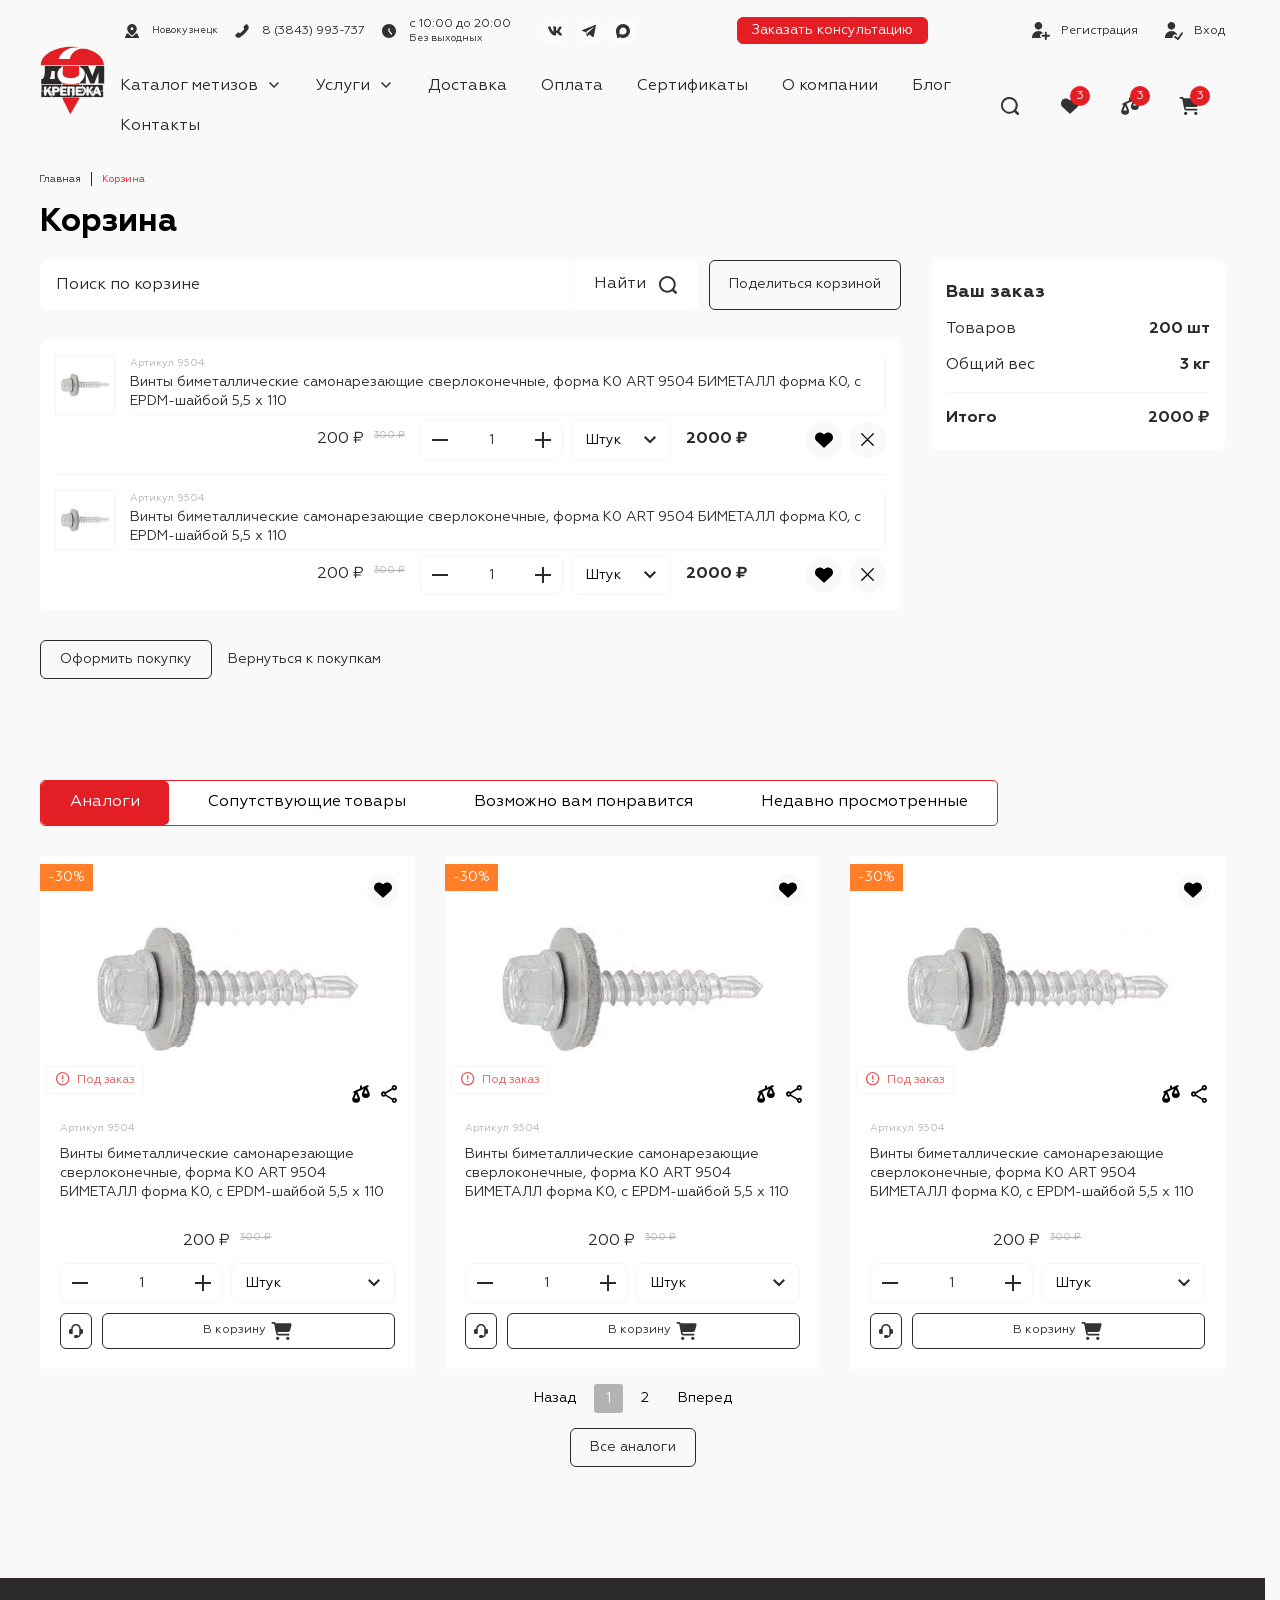
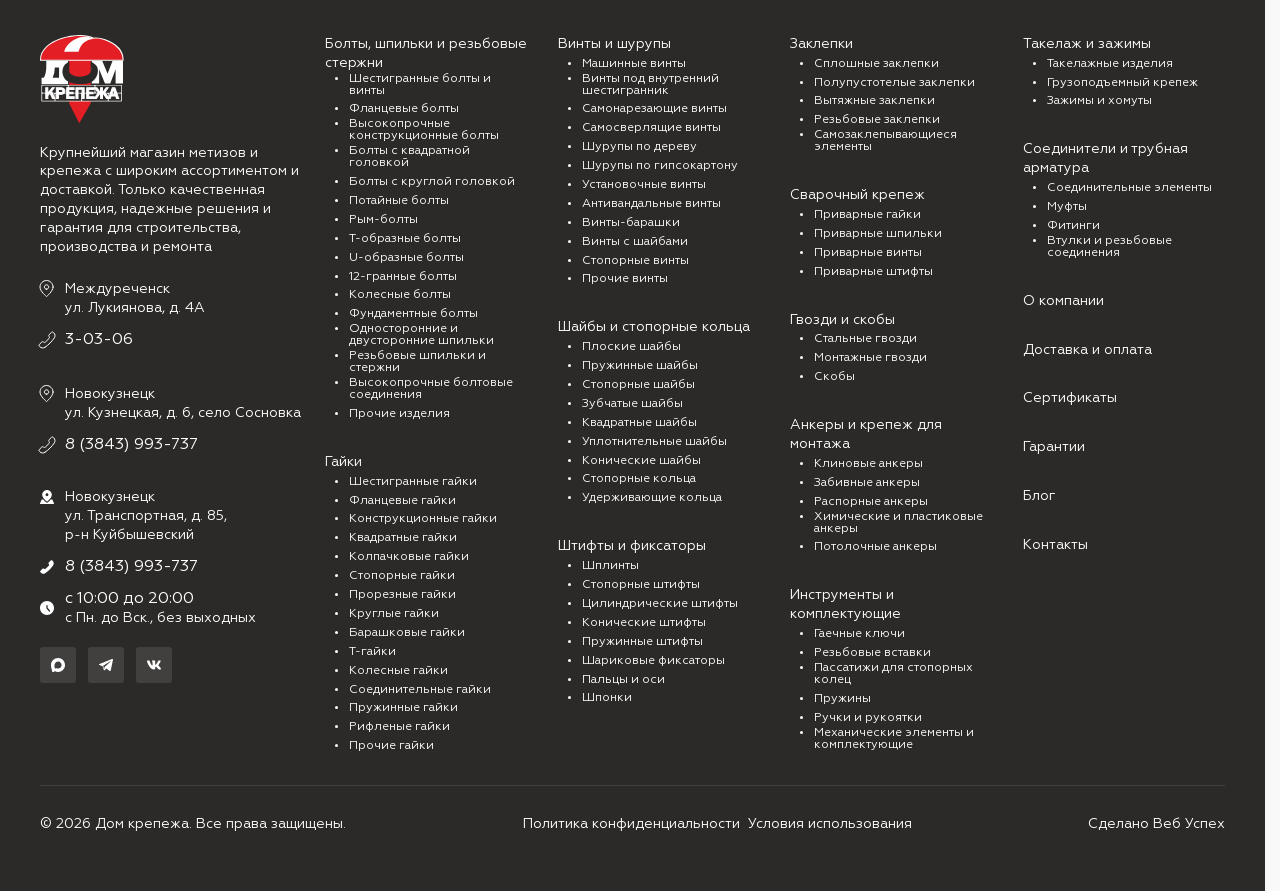
<file: cart.html>
<!DOCTYPE html>
<html lang="ru">
    <head>
        <title>Главная</title>
        <meta http-equiv="X-UA-Compatible" content="IE=edge" />
        <meta charset="utf-8" />
        <meta name="keywords" content="" />
        <meta name="description" content="" />
        <meta name="author" content="" />
        <meta name="viewport" content="width=device-width, initial-scale=1.0" />
        <link rel="stylesheet" href="./css/reset.css" />
        <link rel="stylesheet" href="./css/fancybox.css" />
        <link rel="stylesheet" href="./css/swiper-bundle.min.css" />
        <link rel="stylesheet" href="./css/nouislider.min.css" />

        <script src="./js/nouislider.min.js" defer></script>
        <script src="./js/swiper-bundle.min.js" defer></script>
        <script src="./js/inputmask.min.js" defer></script>
        <script src="./js/filter.js" defer></script>
        <script src="./js/counter.js" defer></script>
        <script src="./js/fancybox.umd.js" defer></script>
        <script src="./js/scripts.js" defer></script>
        <link rel="stylesheet" href="./css/style.css" />
    </head>
    <body>
        <!-- wrap -->
        <div class="wrap">
            <!-- header -->
            <header class="header">
                <div class="inner-wrap">
                    <div class="logo-inner-wrap">
                        <a href="" class="logo">
                            <img src="./img/logo.svg" alt="" />
                        </a>
                        <a href="" class="logo logo-fix">
                            <img src="./img/logo-main.svg" alt="" />
                        </a>
                    </div>
                    <div class="header-panel-wrap">
                        <div class="panel-top-wrap">
                            <div class="contacts-inner-wrap">
                                <div class="contact-wrap">
                                    <a href="" class="btn-contact">
                                        <div class="button-ico">
                                            <img
                                                src="data:image/svg+xml,%3csvg%20width='24'%20height='14'%20viewBox='-4%200%2024%2014'%20fill='none'%20xmlns='http://www.w3.org/2000/svg'%3e%3cpath%20fill-rule='evenodd'%20clip-rule='evenodd'%20d='M8.00013%200C10.6217%200%2012.8062%202.18456%2012.8062%204.8061C12.8062%205.66169%2012.5121%206.50548%2012.1011%207.26998C11.6885%208.03746%2011.1423%208.75405%2010.5997%209.36412C10.056%209.97539%209.50667%2010.49%209.07866%2010.8536C8.86488%2011.0352%208.67776%2011.1822%208.53349%2011.2863C8.46226%2011.3377%208.3955%2011.3829%208.33788%2011.4175C8.30984%2011.4343%208.27567%2011.4537%208.23934%2011.4705C8.22125%2011.4788%208.19523%2011.49%208.16418%2011.4999C8.13976%2011.5077%208.07871%2011.526%208.00013%2011.526C7.92086%2011.526%207.85933%2011.5074%207.83484%2011.4995C7.80363%2011.4894%207.7775%2011.4781%207.75939%2011.4697C7.72298%2011.4527%207.68878%2011.4332%207.66075%2011.4162C7.60315%2011.3813%207.53642%2011.3357%207.46522%2011.2839C7.32105%2011.1791%207.13401%2011.0311%206.92034%2010.8483C6.49255%2010.4825%205.94347%209.96523%205.40006%209.35232C4.85773%208.74064%204.31181%208.0234%203.89933%207.25772C3.48862%206.49532%203.19403%205.65498%203.19403%204.8061C3.19403%202.18456%205.37859%200%208.00013%200ZM8.00013%206.24146C7.2074%206.24146%206.56476%205.59883%206.56476%204.8061C6.56476%204.01337%207.2074%203.37073%208.00013%203.37073C8.79286%203.37073%209.43549%204.01337%209.43549%204.8061C9.43549%205.59883%208.79286%206.24146%208.00013%206.24146ZM11.0993%2010.1571C11.2838%209.94972%2011.4684%209.73242%2011.6496%209.50667H12.0713H12.9927C13.1927%209.50667%2013.3735%209.62587%2013.4523%209.80971L14.95%2013.3045C15.0162%2013.459%2015.0004%2013.6364%2014.9079%2013.7767C14.8154%2013.917%2014.6585%2014.0014%2014.4905%2014.0014H1.50977C1.3417%2014.0014%201.18487%2013.917%201.09235%2013.7767C0.999825%2013.6364%200.983988%2013.459%201.0502%2013.3045L2.54796%209.80971C2.62675%209.62587%202.80752%209.50667%203.00754%209.50667H3.92887H4.36287C4.53994%209.72715%204.7202%209.93965%204.90029%2010.1427C5.56182%2010.8889%206.23036%2011.5188%206.75083%2011.9638C7.01085%2012.1862%207.23751%2012.3655%207.41111%2012.4917C7.497%2012.5542%207.57588%2012.608%207.64264%2012.6484C7.67525%2012.6682%207.71328%2012.6898%207.75272%2012.7082C7.77236%2012.7174%207.79979%2012.7292%207.8321%2012.7396C7.85771%2012.7479%207.92013%2012.7667%208.00007%2012.7667C8.07934%2012.7667%208.14128%2012.7482%208.1668%2012.7401C8.19896%2012.7298%208.22629%2012.7181%208.24589%2012.709C8.28526%2012.6908%208.32326%2012.6694%208.35588%2012.6498C8.42266%2012.6097%208.50155%2012.5563%208.5875%2012.4943C8.76119%2012.369%208.98795%2012.191%209.24807%2011.97C9.76874%2011.5277%2010.4376%2010.9011%2011.0993%2010.1571Z'%20fill='%23E31E24'/%3e%3c/svg%3e"
                                                alt=""
                                            />
                                        </div>
                                        <div class="button-title button-title-small">
                                            Новокузнецк
                                            <span class="button-title-info">
                                                ул. Транспортная, д. 85, р-н Куйбышевский
                                            </span>
                                        </div>
                                    </a>
                                </div>
                                <div class="contact-wrap">
                                    <a href="tel:83843993737" class="btn-contact">
                                        <div class="button-ico">
                                            <img
                                                src="data:image/svg+xml,%3csvg%20width='24'%20height='24'%20viewBox='-4%20-4%2024%2024'%20fill='none'%20xmlns='http://www.w3.org/2000/svg'%3e%3cg%20clip-path='url(%23clip0_86_3710)'%3e%3cpath%20d='M6.16951%2014.2407C5.52896%2014.654%204.76565%2014.8341%204.00793%2014.7507C3.25021%2014.6674%202.54429%2014.3257%202.00888%2013.7831L1.54081%2013.3254C1.3356%2013.1155%201.2207%2012.8336%201.2207%2012.5401C1.2207%2012.2465%201.3356%2011.9646%201.54081%2011.7547L3.52751%209.78885C3.73565%209.58429%204.0158%209.46967%204.30763%209.46967C4.59946%209.46967%204.87961%209.58429%205.08775%209.78885C5.29765%209.99405%205.57953%2010.1089%205.87307%2010.1089C6.16661%2010.1089%206.44849%209.99405%206.65839%209.78885L9.77886%206.66837C9.88296%206.56579%209.96562%206.44353%2010.022%206.30871C10.0785%206.17389%2010.1075%206.0292%2010.1075%205.88305C10.1075%205.7369%2010.0785%205.59221%2010.022%205.45739C9.96562%205.32257%209.88296%205.20032%209.77886%205.09773C9.57431%204.88959%209.45969%204.60944%209.45969%204.31761C9.45969%204.02579%209.57431%203.74563%209.77886%203.53749L11.7551%201.56119C11.965%201.35599%2012.2469%201.24109%2012.5405%201.24109C12.834%201.24109%2013.1159%201.35599%2013.3258%201.56119L13.7834%202.02927C14.326%202.56468%2014.6677%203.27059%2014.7511%204.02831C14.8344%204.78603%2014.6544%205.54934%2014.2411%206.1899C12.0879%209.36314%209.3483%2012.0957%206.16951%2014.2407Z'%20fill='%23E31E24'/%3e%3c/g%3e%3cdefs%3e%3cclipPath%20id='clip0_86_3710'%3e%3crect%20width='14'%20height='14'%20fill='white'%20transform='translate(1%201)'/%3e%3c/clipPath%3e%3c/defs%3e%3c/svg%3e"
                                                alt=""
                                            />
                                        </div>
                                        <div class="button-title">8 (3843) 993-737</div>
                                    </a>
                                </div>
                                <div class="contact-wrap cnt-shedule">
                                    <a href="" class="btn-contact">
                                        <div class="button-ico">
                                            <img
                                                src="data:image/svg+xml,%3csvg%20width='24'%20height='24'%20viewBox='-4%20-4%2024%2024'%20fill='none'%20xmlns='http://www.w3.org/2000/svg'%3e%3cg%20clip-path='url(%23clip0_86_3716)'%3e%3cpath%20fill-rule='evenodd'%20clip-rule='evenodd'%20d='M8%2015C11.866%2015%2015%2011.866%2015%208C15%204.13401%2011.866%201%208%201C4.13401%201%201%204.13401%201%208C1%2011.866%204.13401%2015%208%2015ZM8.625%205.5C8.625%205.15482%208.34518%204.875%208%204.875C7.65482%204.875%207.375%205.15482%207.375%205.5V8C7.375%208.14621%207.42626%208.28779%207.51986%208.40012L10.0199%2011.4001C10.2408%2011.6653%2010.6349%2011.7011%2010.9001%2011.4801C11.1653%2011.2592%2011.2011%2010.8651%2010.9801%2010.5999L8.625%207.77372V5.5Z'%20fill='%23E31E24'/%3e%3c/g%3e%3cdefs%3e%3cclipPath%20id='clip0_86_3716'%3e%3crect%20width='14'%20height='14'%20fill='white'%20transform='translate(1%201)'/%3e%3c/clipPath%3e%3c/defs%3e%3c/svg%3e"
                                                alt=""
                                            />
                                        </div>
                                        <div class="button-title">
                                            с 10:00 до 20:00
                                            <span class="button-title-info">Без выходных</span>
                                        </div>
                                    </a>
                                </div>
                                <div class="soc-wrap">
                                    <a href="" class="btn-action-ico button-soc">
                                        <img
                                            src="data:image/svg+xml,%3csvg%20width='24'%20height='24'%20viewBox='0%200%2024%2024'%20fill='none'%20xmlns='http://www.w3.org/2000/svg'%3e%3cpath%20fill-rule='evenodd'%20clip-rule='evenodd'%20d='M18.6788%208.1094C18.7762%207.75816%2018.6788%207.5%2018.2156%207.5H16.684C16.2945%207.5%2016.1151%207.72299%2016.0177%207.96895C16.0177%207.96895%2015.2388%2010.0239%2014.1354%2011.3587C13.7784%2011.7452%2013.6162%2011.868%2013.4214%2011.868C13.3241%2011.868%2013.1832%2011.7452%2013.1832%2011.3939V8.1094C13.1832%207.68782%2013.0702%207.5%2012.7456%207.5H10.3387C10.0954%207.5%209.94906%207.69563%209.94906%207.88108C9.94906%208.28075%2010.5007%208.37288%2010.5575%209.49693V11.9384C10.5575%2012.4737%2010.4683%2012.5708%2010.2735%2012.5708C9.75433%2012.5708%208.49141%2010.5065%207.74223%208.14457C7.59542%207.68545%207.44817%207.5%207.05673%207.5H5.52512C5.08752%207.5%205%207.72299%205%207.96895C5%208.40805%205.51932%2010.5861%207.41775%2013.4665C8.68352%2015.4335%2010.4665%2016.5%2012.0892%2016.5C13.0628%2016.5%2013.1832%2016.2632%2013.1832%2015.8552V14.3684C13.1832%2013.8947%2013.2754%2013.8002%2013.5836%2013.8002C13.8109%2013.8002%2014.2003%2013.9232%2015.109%2014.8716C16.1475%2015.9955%2016.3186%2016.5%2016.9028%2016.5H18.4344C18.872%2016.5%2019.0908%2016.2632%2018.9645%2015.7957C18.8265%2015.3299%2018.3307%2014.6542%2017.6727%2013.8529C17.3158%2013.3962%2016.7802%2012.9044%2016.6181%2012.6585C16.3909%2012.3424%2016.4558%2012.2019%2016.6181%2011.921C16.6181%2011.921%2018.4841%209.07559%2018.6788%208.10951V8.1094Z'%20fill='%23E31E24'/%3e%3c/svg%3e"
                                            alt=""
                                        />
                                    </a>
                                    <a href="" class="btn-action-ico button-soc">
                                        <img
                                            src="data:image/svg+xml,%3csvg%20width='24'%20height='24'%20viewBox='0%200%2024%2024'%20fill='none'%20xmlns='http://www.w3.org/2000/svg'%3e%3cpath%20d='M17.9689%206.09456C17.9811%206.08912%2018.9824%205.64521%2019.0001%206.39143L16.7804%2017.5399C16.7804%2017.5399%2016.4658%2018.3092%2015.6271%2017.9422L12.4815%2015.5311L10.4552%2017.366C10.4506%2017.3695%2010.2953%2017.4866%2010.1231%2017.4178C10.1231%2017.4178%209.96583%2017.4005%209.79112%2016.8241C9.5989%2016.2299%208.65537%2013.1366%208.65537%2013.1366L5.52744%2012.0887C5.52744%2012.0887%205.05545%2011.9137%205.00303%2011.5467C4.95061%2011.1798%205.54502%2010.9705%205.54502%2010.9705L17.9689%206.09456ZM16.589%208.36604C16.6058%208.10697%2016.1765%208.36159%2016.169%208.36604L9.30186%2012.7352C9.19709%2012.8051%209.16243%2012.9272%209.19737%2013.0321L10.0187%2015.7235C10.0714%2015.8802%2010.2981%2015.8627%2010.3331%2015.6883L10.5255%2014.0457C10.5255%2013.9759%2010.56%2013.9235%2010.6124%2013.8885C11.2764%2013.2944%2016.2221%208.85601%2016.4317%208.64632C16.653%208.40804%2016.5922%208.3679%2016.589%208.36604Z'%20fill='%23E31E24'/%3e%3c/svg%3e"
                                            alt=""
                                        />
                                    </a>
                                    <a href="" class="btn-action-ico button-soc">
                                        <img
                                            src="data:image/svg+xml,%3csvg%20width='24'%20height='24'%20viewBox='0%200%2024%2024'%20fill='none'%20xmlns='http://www.w3.org/2000/svg'%3e%3cpath%20fill-rule='evenodd'%20clip-rule='evenodd'%20d='M12.1504%2018.96C10.7765%2018.96%2010.138%2018.7586%209.02816%2017.9528C8.32616%2018.8593%206.10315%2019.5677%206.00621%2018.3557C6.00621%2017.4459%205.80563%2016.677%205.57832%2015.8377C5.30754%2014.8036%205%2013.652%205%2011.9834C5%207.99815%208.25596%205%2012.1136%205C15.9747%205%2019%208.14588%2019%2012.0203C19.0129%2015.8348%2015.9484%2018.9397%2012.1504%2018.96ZM12.2072%208.44469C10.3285%208.34732%208.86436%209.65335%208.5401%2011.7014C8.27267%2013.3968%208.74736%2015.4616%209.15185%2015.5691C9.34574%2015.6161%209.8338%2015.2199%2010.138%2014.9144C10.641%2015.2634%2011.2268%2015.473%2011.8362%2015.5221C13.7828%2015.6161%2015.4461%2014.1277%2015.5769%2012.1748C15.6529%2010.2177%2014.1541%208.56004%2012.2072%208.44805L12.2072%208.44469Z'%20fill='%23E31E24'/%3e%3c/svg%3e"
                                            alt=""
                                        />
                                    </a>
                                </div>
                            </div>
                            <div class="order-inner-wrap">
                                <a href="" class="btn button-att">
                                    <div class="button-title">Заказать консультацию</div>
                                </a>
                            </div>
                            <div class="auth-inner-wrap">
                                <div class="auth-wrap">
                                    <a href="" class="btn-auth">
                                        <div class="button-ico">
                                            <img
                                                src="data:image/svg+xml,%3csvg%20width='24'%20height='24'%20viewBox='-3%20-3%2024%2024'%20fill='none'%20xmlns='http://www.w3.org/2000/svg'%3e%3cg%20clip-path='url(%23clip0_86_3737)'%3e%3cpath%20fill-rule='evenodd'%20clip-rule='evenodd'%20d='M10.2857%203.85714C10.2857%205.98738%208.55881%207.71429%206.42857%207.71429C4.29834%207.71429%202.57143%205.98738%202.57143%203.85714C2.57143%201.72691%204.29834%200%206.42857%200C8.55881%200%2010.2857%201.72691%2010.2857%203.85714ZM13.8214%209.64286C14.354%209.64286%2014.7857%2010.0746%2014.7857%2010.6071V12.8571H17.0357C17.5683%2012.8571%2018%2013.2889%2018%2013.8214C18%2014.354%2017.5683%2014.7857%2017.0357%2014.7857H14.7857V17.0357C14.7857%2017.5683%2014.354%2018%2013.8214%2018C13.2889%2018%2012.8571%2017.5683%2012.8571%2017.0357V14.7857H10.6071C10.0746%2014.7857%209.64286%2014.354%209.64286%2013.8214C9.64286%2013.2889%2010.0746%2012.8571%2010.6071%2012.8571H12.8571V10.6071C12.8571%2010.0746%2013.2889%209.64286%2013.8214%209.64286ZM6.42857%208.99996C8.34862%208.99996%2010.0721%209.84171%2011.25%2011.1763V11.25H10.6071C9.18698%2011.25%208.03571%2012.4013%208.03571%2013.8214C8.03571%2014.7896%208.57073%2015.6327%209.36122%2016.0714H0.642857C0.287817%2016.0714%200%2015.7836%200%2015.4286C0%2011.8781%202.87817%208.99996%206.42857%208.99996Z'%20fill='%23E31E24'/%3e%3c/g%3e%3cdefs%3e%3cclipPath%20id='clip0_86_3737'%3e%3crect%20width='18'%20height='18'%20fill='white'/%3e%3c/clipPath%3e%3c/defs%3e%3c/svg%3e"
                                                alt=""
                                            />
                                        </div>
                                        <div class="button-title">Регистрация</div>
                                    </a>
                                </div>
                                <div class="auth-wrap">
                                    <a href="" class="btn-auth">
                                        <div class="button-ico">
                                            <img
                                                src="data:image/svg+xml,%3csvg%20width='24'%20height='24'%20viewBox='-3%20-3%2024%2024'%20fill='none'%20xmlns='http://www.w3.org/2000/svg'%3e%3cg%20clip-path='url(%23clip0_86_3742)'%3e%3cpath%20fill-rule='evenodd'%20clip-rule='evenodd'%20d='M10.2857%203.85714C10.2857%205.98738%208.55881%207.71429%206.42857%207.71429C4.29834%207.71429%202.57143%205.98738%202.57143%203.85714C2.57143%201.72691%204.29834%200%206.42857%200C8.55881%200%2010.2857%201.72691%2010.2857%203.85714ZM7.77974%2016.0714H0.642857C0.287817%2016.0714%200%2015.7836%200%2015.4286C0%2011.8781%202.87817%208.99996%206.42857%208.99996C9.24026%208.99996%2011.6304%2010.805%2012.5032%2013.3196L12.4054%2013.4625L11.6328%2012.9425C10.4986%2012.1262%208.91481%2012.3652%208.07339%2013.4884C7.49591%2014.2595%207.41645%2015.2488%207.77974%2016.0714ZM17.8074%2011.8282C18.1266%2011.4019%2018.04%2010.7976%2017.6138%2010.4783C17.1876%2010.159%2016.5831%2010.2457%2016.2639%2010.6719L12.8306%2015.6858L10.7095%2014.2583C10.2832%2013.9389%209.67886%2014.0257%209.35958%2014.4519C9.04028%2014.8782%209.12698%2015.4826%209.55322%2015.8018L12.4461%2017.8075C12.6508%2017.9609%2012.9079%2018.0266%2013.1611%2017.9902C13.4142%2017.954%2013.6426%2017.8186%2013.796%2017.6139L17.8074%2011.8282Z'%20fill='%23E31E24'/%3e%3c/g%3e%3cdefs%3e%3cclipPath%20id='clip0_86_3742'%3e%3crect%20width='18'%20height='18'%20fill='white'/%3e%3c/clipPath%3e%3c/defs%3e%3c/svg%3e"
                                                alt=""
                                            />
                                        </div>
                                        <div class="button-title">Вход</div>
                                    </a>
                                </div>
                            </div>
                        </div>
                        <div class="panel-main-wrap">
                            <div class="popup-menu-wrap menu-inner-wrap js-popup-wrap">
                                <a href="" class="btn-popup btn-popup-menu js-btn-popup-toggle">
                                    <div class="button-title">Меню</div>
                                    <div class="button-ico">
                                        <img
                                            src="data:image/svg+xml,%3csvg%20width='24'%20height='25'%20viewBox='0%200%2024%2025'%20fill='none'%20xmlns='http://www.w3.org/2000/svg'%3e%3cpath%20fill-rule='evenodd'%20clip-rule='evenodd'%20d='M22%207.04823V5.03445H2V7.04823H22ZM22%2011.0758V13.0896H2V11.0758H22ZM22%2017.1171V19.1309H2V17.1171H22Z'%20fill='%23E31E24'/%3e%3c/svg%3e"
                                            alt=""
                                        />
                                    </div>
                                </a>
                                <div class="menu-content-block js-popup-block">
                                    <a href="" class="btn-popup-close btn-action-ico ico-close js-btn-popup-close"></a>
                                    <div class="menu-list-wrap">
                                        <ul class="menu menu-main">
                                            <li class="menu-catalog-li">
                                                <a href="" class="btn-menu">
                                                    <div class="button-title">Каталог метизов</div>
                                                </a>
                                                <ul class="menu">
                                                    <li>
                                                        <a href="" class="btn-action-catalog">
                                                            <div class="button-ico">
                                                                <img src="./img/menu01.svg" alt="" />
                                                            </div>
                                                            <div class="button-title">
                                                                Болты
                                                                <span class="button-title-info">125</span>
                                                            </div>
                                                        </a>
                                                    </li>
                                                    <li>
                                                        <a href="" class="btn-action-catalog">
                                                            <div class="button-ico">
                                                                <img src="./img/menu02.svg" alt="" />
                                                            </div>
                                                            <div class="button-title">
                                                                Гайки
                                                                <span class="button-title-info">125</span>
                                                            </div>
                                                        </a>
                                                    </li>
                                                    <li>
                                                        <a href="" class="btn-action-catalog">
                                                            <div class="button-ico">
                                                                <img src="./img/menu03.svg" alt="" />
                                                            </div>
                                                            <div class="button-title">
                                                                Шурупы
                                                                <span class="button-title-info">125</span>
                                                            </div>
                                                        </a>
                                                    </li>
                                                    <li>
                                                        <a href="" class="btn-action-catalog">
                                                            <div class="button-ico">
                                                                <img src="./img/menu04.svg" alt="" />
                                                            </div>
                                                            <div class="button-title">
                                                                Шайбы и стопорные кольца
                                                                <span class="button-title-info">125</span>
                                                            </div>
                                                        </a>
                                                    </li>
                                                    <li>
                                                        <a href="" class="btn-action-catalog">
                                                            <div class="button-ico">
                                                                <img src="./img/menu05.svg" alt="" />
                                                            </div>
                                                            <div class="button-title">
                                                                Штифты
                                                                <span class="button-title-info">125</span>
                                                            </div>
                                                        </a>
                                                    </li>
                                                    <li>
                                                        <a href="" class="btn-action-catalog">
                                                            <div class="button-ico">
                                                                <img src="./img/menu06.svg" alt="" />
                                                            </div>
                                                            <div class="button-title">
                                                                Заклепки
                                                                <span class="button-title-info">125</span>
                                                            </div>
                                                        </a>
                                                    </li>
                                                    <li>
                                                        <a href="" class="btn-action-catalog">
                                                            <div class="button-ico">
                                                                <img src="./img/menu07.svg" alt="" />
                                                            </div>
                                                            <div class="button-title">
                                                                Вставки
                                                                <span class="button-title-info">125</span>
                                                            </div>
                                                        </a>
                                                    </li>
                                                    <li>
                                                        <a href="" class="btn-action-catalog">
                                                            <div class="button-ico">
                                                                <img src="./img/menu08.svg" alt="" />
                                                            </div>
                                                            <div class="button-title">
                                                                Гвозди
                                                                <span class="button-title-info">125</span>
                                                            </div>
                                                        </a>
                                                    </li>
                                                    <li>
                                                        <a href="" class="btn-action-catalog">
                                                            <div class="button-ico">
                                                                <img src="./img/menu09.svg" alt="" />
                                                            </div>
                                                            <div class="button-title">
                                                                Инструменты
                                                                <span class="button-title-info">125</span>
                                                            </div>
                                                        </a>
                                                    </li>
                                                    <li>
                                                        <a href="" class="btn-action-catalog">
                                                            <div class="button-ico">
                                                                <img src="./img/menu10.svg" alt="" />
                                                            </div>
                                                            <div class="button-title">
                                                                Штифты и ключи
                                                                <span class="button-title-info">125</span>
                                                            </div>
                                                        </a>
                                                    </li>
                                                    <li>
                                                        <a href="" class="btn-action-catalog">
                                                            <div class="button-ico">
                                                                <img src="./img/menu11.svg" alt="" />
                                                            </div>
                                                            <div class="button-title">
                                                                Анкера
                                                                <span class="button-title-info">125</span>
                                                            </div>
                                                        </a>
                                                    </li>
                                                    <li>
                                                        <a href="" class="btn-action-catalog">
                                                            <div class="button-ico">
                                                                <img src="./img/menu12.svg" alt="" />
                                                            </div>
                                                            <div class="button-title">
                                                                Фитинги для труб
                                                                <span class="button-title-info">125</span>
                                                            </div>
                                                        </a>
                                                    </li>
                                                    <li>
                                                        <a href="" class="btn-action-catalog">
                                                            <div class="button-ico">
                                                                <img src="./img/menu13.svg" alt="" />
                                                            </div>
                                                            <div class="button-title">
                                                                Зажимы
                                                                <span class="button-title-info">125</span>
                                                            </div>
                                                        </a>
                                                    </li>
                                                    <li>
                                                        <a href="" class="btn-action-catalog">
                                                            <div class="button-ico">
                                                                <img src="./img/menu14.svg" alt="" />
                                                            </div>
                                                            <div class="button-title">
                                                                Резьбовые стержни
                                                                <span class="button-title-info">125</span>
                                                            </div>
                                                        </a>
                                                    </li>
                                                    <li>
                                                        <a href="" class="btn-action-catalog">
                                                            <div class="button-ico">
                                                                <img src="./img/menu15.svg" alt="" />
                                                            </div>
                                                            <div class="button-title">
                                                                Шпильки
                                                                <span class="button-title-info">125</span>
                                                            </div>
                                                        </a>
                                                    </li>
                                                    <li>
                                                        <a href="" class="btn-action-catalog">
                                                            <div class="button-ico">
                                                                <img src="./img/menu16.svg" alt="" />
                                                            </div>
                                                            <div class="button-title">
                                                                Такелаж
                                                                <span class="button-title-info">125</span>
                                                            </div>
                                                        </a>
                                                    </li>
                                                    <li>
                                                        <a href="" class="btn-action-catalog">
                                                            <div class="button-ico">
                                                                <img src="./img/menu17.svg" alt="" />
                                                            </div>
                                                            <div class="button-title">
                                                                Инженерные детали
                                                                <span class="button-title-info">125</span>
                                                            </div>
                                                        </a>
                                                    </li>
                                                    <li>
                                                        <a href="" class="btn-action-catalog">
                                                            <div class="button-ico">
                                                                <img src="./img/menu18.svg" alt="" />
                                                            </div>
                                                            <div class="button-title">
                                                                Перфорированный крипеж
                                                                <span class="button-title-info">125</span>
                                                            </div>
                                                        </a>
                                                    </li>
                                                    <li>
                                                        <a href="" class="btn-action-catalog">
                                                            <div class="button-ico">
                                                                <img src="./img/menu19.svg" alt="" />
                                                            </div>
                                                            <div class="button-title">
                                                                Дюбеля
                                                                <span class="button-title-info">125</span>
                                                            </div>
                                                        </a>
                                                    </li>
                                                    <li>
                                                        <a href="" class="btn-action-catalog">
                                                            <div class="button-ico">
                                                                <img src="./img/menu20.svg" alt="" />
                                                            </div>
                                                            <div class="button-title">
                                                                Гвозди
                                                                <span class="button-title-info">125</span>
                                                            </div>
                                                        </a>
                                                    </li>
                                                    <li>
                                                        <a href="" class="btn-action-catalog">
                                                            <div class="button-ico">
                                                                <img src="./img/menu21.svg" alt="" />
                                                            </div>
                                                            <div class="button-title">
                                                                Скобы
                                                                <span class="button-title-info">125</span>
                                                            </div>
                                                        </a>
                                                    </li>
                                                </ul>
                                            </li>
                                            <li>
                                                <a href="" class="btn-menu">
                                                    <div class="button-title">Услуги</div>
                                                </a>
                                                <ul class="menu">
                                                    <li>
                                                        <a href="" class="btn-action-catalog">
                                                            <div class="button-title">Услуга 1</div>
                                                        </a>
                                                    </li>
                                                    <li>
                                                        <a href="" class="btn-action-catalog">
                                                            <div class="button-title">Услуга 2</div>
                                                        </a>
                                                    </li>
                                                    <li>
                                                        <a href="" class="btn-action-catalog">
                                                            <div class="button-title">Услуга 3</div>
                                                        </a>
                                                    </li>
                                                </ul>
                                            </li>
                                            <li>
                                                <a href="" class="btn-menu">
                                                    <div class="button-title">Доставка</div>
                                                </a>
                                            </li>
                                            <li>
                                                <a href="" class="btn-menu">
                                                    <div class="button-title">Оплата</div>
                                                </a>
                                            </li>
                                            <li>
                                                <a href="" class="btn-menu">
                                                    <div class="button-title">Сертификаты</div>
                                                </a>
                                            </li>
                                            <li>
                                                <a href="" class="btn-menu">
                                                    <div class="button-title">О компании</div>
                                                </a>
                                            </li>
                                            <li>
                                                <a href="" class="btn-menu">
                                                    <div class="button-title">Блог</div>
                                                </a>
                                            </li>
                                            <li>
                                                <a href="" class="btn-menu">
                                                    <div class="button-title">Контакты</div>
                                                </a>
                                            </li>
                                        </ul>
                                    </div>
                                    <div class="contacts-inner-wrap">
                                        <div class="contact-wrap">
                                            <a href="" class="btn-contact">
                                                <div class="button-ico">
                                                    <img
                                                        src="data:image/svg+xml,%3csvg%20width='24'%20height='14'%20viewBox='-4%200%2024%2014'%20fill='none'%20xmlns='http://www.w3.org/2000/svg'%3e%3cpath%20fill-rule='evenodd'%20clip-rule='evenodd'%20d='M8.00013%200C10.6217%200%2012.8062%202.18456%2012.8062%204.8061C12.8062%205.66169%2012.5121%206.50548%2012.1011%207.26998C11.6885%208.03746%2011.1423%208.75405%2010.5997%209.36412C10.056%209.97539%209.50667%2010.49%209.07866%2010.8536C8.86488%2011.0352%208.67776%2011.1822%208.53349%2011.2863C8.46226%2011.3377%208.3955%2011.3829%208.33788%2011.4175C8.30984%2011.4343%208.27567%2011.4537%208.23934%2011.4705C8.22125%2011.4788%208.19523%2011.49%208.16418%2011.4999C8.13976%2011.5077%208.07871%2011.526%208.00013%2011.526C7.92086%2011.526%207.85933%2011.5074%207.83484%2011.4995C7.80363%2011.4894%207.7775%2011.4781%207.75939%2011.4697C7.72298%2011.4527%207.68878%2011.4332%207.66075%2011.4162C7.60315%2011.3813%207.53642%2011.3357%207.46522%2011.2839C7.32105%2011.1791%207.13401%2011.0311%206.92034%2010.8483C6.49255%2010.4825%205.94347%209.96523%205.40006%209.35232C4.85773%208.74064%204.31181%208.0234%203.89933%207.25772C3.48862%206.49532%203.19403%205.65498%203.19403%204.8061C3.19403%202.18456%205.37859%200%208.00013%200ZM8.00013%206.24146C7.2074%206.24146%206.56476%205.59883%206.56476%204.8061C6.56476%204.01337%207.2074%203.37073%208.00013%203.37073C8.79286%203.37073%209.43549%204.01337%209.43549%204.8061C9.43549%205.59883%208.79286%206.24146%208.00013%206.24146ZM11.0993%2010.1571C11.2838%209.94972%2011.4684%209.73242%2011.6496%209.50667H12.0713H12.9927C13.1927%209.50667%2013.3735%209.62587%2013.4523%209.80971L14.95%2013.3045C15.0162%2013.459%2015.0004%2013.6364%2014.9079%2013.7767C14.8154%2013.917%2014.6585%2014.0014%2014.4905%2014.0014H1.50977C1.3417%2014.0014%201.18487%2013.917%201.09235%2013.7767C0.999825%2013.6364%200.983988%2013.459%201.0502%2013.3045L2.54796%209.80971C2.62675%209.62587%202.80752%209.50667%203.00754%209.50667H3.92887H4.36287C4.53994%209.72715%204.7202%209.93965%204.90029%2010.1427C5.56182%2010.8889%206.23036%2011.5188%206.75083%2011.9638C7.01085%2012.1862%207.23751%2012.3655%207.41111%2012.4917C7.497%2012.5542%207.57588%2012.608%207.64264%2012.6484C7.67525%2012.6682%207.71328%2012.6898%207.75272%2012.7082C7.77236%2012.7174%207.79979%2012.7292%207.8321%2012.7396C7.85771%2012.7479%207.92013%2012.7667%208.00007%2012.7667C8.07934%2012.7667%208.14128%2012.7482%208.1668%2012.7401C8.19896%2012.7298%208.22629%2012.7181%208.24589%2012.709C8.28526%2012.6908%208.32326%2012.6694%208.35588%2012.6498C8.42266%2012.6097%208.50155%2012.5563%208.5875%2012.4943C8.76119%2012.369%208.98795%2012.191%209.24807%2011.97C9.76874%2011.5277%2010.4376%2010.9011%2011.0993%2010.1571Z'%20fill='%23E31E24'/%3e%3c/svg%3e"
                                                        alt=""
                                                    />
                                                </div>
                                                <div class="button-title button-title-small">
                                                    Новокузнецк
                                                    <span class="button-title-info">
                                                        ул. Транспортная, д. 85, р-н Куйбышевский
                                                    </span>
                                                </div>
                                            </a>
                                        </div>
                                        <div class="contact-wrap">
                                            <a href="tel:83843993737" class="btn-contact">
                                                <div class="button-ico">
                                                    <img
                                                        src="data:image/svg+xml,%3csvg%20width='24'%20height='24'%20viewBox='-4%20-4%2024%2024'%20fill='none'%20xmlns='http://www.w3.org/2000/svg'%3e%3cg%20clip-path='url(%23clip0_86_3710)'%3e%3cpath%20d='M6.16951%2014.2407C5.52896%2014.654%204.76565%2014.8341%204.00793%2014.7507C3.25021%2014.6674%202.54429%2014.3257%202.00888%2013.7831L1.54081%2013.3254C1.3356%2013.1155%201.2207%2012.8336%201.2207%2012.5401C1.2207%2012.2465%201.3356%2011.9646%201.54081%2011.7547L3.52751%209.78885C3.73565%209.58429%204.0158%209.46967%204.30763%209.46967C4.59946%209.46967%204.87961%209.58429%205.08775%209.78885C5.29765%209.99405%205.57953%2010.1089%205.87307%2010.1089C6.16661%2010.1089%206.44849%209.99405%206.65839%209.78885L9.77886%206.66837C9.88296%206.56579%209.96562%206.44353%2010.022%206.30871C10.0785%206.17389%2010.1075%206.0292%2010.1075%205.88305C10.1075%205.7369%2010.0785%205.59221%2010.022%205.45739C9.96562%205.32257%209.88296%205.20032%209.77886%205.09773C9.57431%204.88959%209.45969%204.60944%209.45969%204.31761C9.45969%204.02579%209.57431%203.74563%209.77886%203.53749L11.7551%201.56119C11.965%201.35599%2012.2469%201.24109%2012.5405%201.24109C12.834%201.24109%2013.1159%201.35599%2013.3258%201.56119L13.7834%202.02927C14.326%202.56468%2014.6677%203.27059%2014.7511%204.02831C14.8344%204.78603%2014.6544%205.54934%2014.2411%206.1899C12.0879%209.36314%209.3483%2012.0957%206.16951%2014.2407Z'%20fill='%23E31E24'/%3e%3c/g%3e%3cdefs%3e%3cclipPath%20id='clip0_86_3710'%3e%3crect%20width='14'%20height='14'%20fill='white'%20transform='translate(1%201)'/%3e%3c/clipPath%3e%3c/defs%3e%3c/svg%3e"
                                                        alt=""
                                                    />
                                                </div>
                                                <div class="button-title">8 (3843) 993-737</div>
                                            </a>
                                        </div>
                                        <div class="contact-wrap cnt-shedule">
                                            <a href="" class="btn-contact">
                                                <div class="button-ico">
                                                    <img
                                                        src="data:image/svg+xml,%3csvg%20width='24'%20height='24'%20viewBox='-4%20-4%2024%2024'%20fill='none'%20xmlns='http://www.w3.org/2000/svg'%3e%3cg%20clip-path='url(%23clip0_86_3716)'%3e%3cpath%20fill-rule='evenodd'%20clip-rule='evenodd'%20d='M8%2015C11.866%2015%2015%2011.866%2015%208C15%204.13401%2011.866%201%208%201C4.13401%201%201%204.13401%201%208C1%2011.866%204.13401%2015%208%2015ZM8.625%205.5C8.625%205.15482%208.34518%204.875%208%204.875C7.65482%204.875%207.375%205.15482%207.375%205.5V8C7.375%208.14621%207.42626%208.28779%207.51986%208.40012L10.0199%2011.4001C10.2408%2011.6653%2010.6349%2011.7011%2010.9001%2011.4801C11.1653%2011.2592%2011.2011%2010.8651%2010.9801%2010.5999L8.625%207.77372V5.5Z'%20fill='%23E31E24'/%3e%3c/g%3e%3cdefs%3e%3cclipPath%20id='clip0_86_3716'%3e%3crect%20width='14'%20height='14'%20fill='white'%20transform='translate(1%201)'/%3e%3c/clipPath%3e%3c/defs%3e%3c/svg%3e"
                                                        alt=""
                                                    />
                                                </div>
                                                <div class="button-title">
                                                    с 10:00 до 20:00
                                                    <span class="button-title-info">Без выходных</span>
                                                </div>
                                            </a>
                                        </div>
                                        <div class="soc-wrap">
                                            <a href="" class="btn-action-ico button-soc">
                                                <img
                                                    src="data:image/svg+xml,%3csvg%20width='24'%20height='24'%20viewBox='0%200%2024%2024'%20fill='none'%20xmlns='http://www.w3.org/2000/svg'%3e%3cpath%20fill-rule='evenodd'%20clip-rule='evenodd'%20d='M18.6788%208.1094C18.7762%207.75816%2018.6788%207.5%2018.2156%207.5H16.684C16.2945%207.5%2016.1151%207.72299%2016.0177%207.96895C16.0177%207.96895%2015.2388%2010.0239%2014.1354%2011.3587C13.7784%2011.7452%2013.6162%2011.868%2013.4214%2011.868C13.3241%2011.868%2013.1832%2011.7452%2013.1832%2011.3939V8.1094C13.1832%207.68782%2013.0702%207.5%2012.7456%207.5H10.3387C10.0954%207.5%209.94906%207.69563%209.94906%207.88108C9.94906%208.28075%2010.5007%208.37288%2010.5575%209.49693V11.9384C10.5575%2012.4737%2010.4683%2012.5708%2010.2735%2012.5708C9.75433%2012.5708%208.49141%2010.5065%207.74223%208.14457C7.59542%207.68545%207.44817%207.5%207.05673%207.5H5.52512C5.08752%207.5%205%207.72299%205%207.96895C5%208.40805%205.51932%2010.5861%207.41775%2013.4665C8.68352%2015.4335%2010.4665%2016.5%2012.0892%2016.5C13.0628%2016.5%2013.1832%2016.2632%2013.1832%2015.8552V14.3684C13.1832%2013.8947%2013.2754%2013.8002%2013.5836%2013.8002C13.8109%2013.8002%2014.2003%2013.9232%2015.109%2014.8716C16.1475%2015.9955%2016.3186%2016.5%2016.9028%2016.5H18.4344C18.872%2016.5%2019.0908%2016.2632%2018.9645%2015.7957C18.8265%2015.3299%2018.3307%2014.6542%2017.6727%2013.8529C17.3158%2013.3962%2016.7802%2012.9044%2016.6181%2012.6585C16.3909%2012.3424%2016.4558%2012.2019%2016.6181%2011.921C16.6181%2011.921%2018.4841%209.07559%2018.6788%208.10951V8.1094Z'%20fill='%23E31E24'/%3e%3c/svg%3e"
                                                    alt=""
                                                />
                                            </a>
                                            <a href="" class="btn-action-ico button-soc">
                                                <img
                                                    src="data:image/svg+xml,%3csvg%20width='24'%20height='24'%20viewBox='0%200%2024%2024'%20fill='none'%20xmlns='http://www.w3.org/2000/svg'%3e%3cpath%20d='M17.9689%206.09456C17.9811%206.08912%2018.9824%205.64521%2019.0001%206.39143L16.7804%2017.5399C16.7804%2017.5399%2016.4658%2018.3092%2015.6271%2017.9422L12.4815%2015.5311L10.4552%2017.366C10.4506%2017.3695%2010.2953%2017.4866%2010.1231%2017.4178C10.1231%2017.4178%209.96583%2017.4005%209.79112%2016.8241C9.5989%2016.2299%208.65537%2013.1366%208.65537%2013.1366L5.52744%2012.0887C5.52744%2012.0887%205.05545%2011.9137%205.00303%2011.5467C4.95061%2011.1798%205.54502%2010.9705%205.54502%2010.9705L17.9689%206.09456ZM16.589%208.36604C16.6058%208.10697%2016.1765%208.36159%2016.169%208.36604L9.30186%2012.7352C9.19709%2012.8051%209.16243%2012.9272%209.19737%2013.0321L10.0187%2015.7235C10.0714%2015.8802%2010.2981%2015.8627%2010.3331%2015.6883L10.5255%2014.0457C10.5255%2013.9759%2010.56%2013.9235%2010.6124%2013.8885C11.2764%2013.2944%2016.2221%208.85601%2016.4317%208.64632C16.653%208.40804%2016.5922%208.3679%2016.589%208.36604Z'%20fill='%23E31E24'/%3e%3c/svg%3e"
                                                    alt=""
                                                />
                                            </a>
                                            <a href="" class="btn-action-ico button-soc">
                                                <img
                                                    src="data:image/svg+xml,%3csvg%20width='24'%20height='24'%20viewBox='0%200%2024%2024'%20fill='none'%20xmlns='http://www.w3.org/2000/svg'%3e%3cpath%20fill-rule='evenodd'%20clip-rule='evenodd'%20d='M12.1504%2018.96C10.7765%2018.96%2010.138%2018.7586%209.02816%2017.9528C8.32616%2018.8593%206.10315%2019.5677%206.00621%2018.3557C6.00621%2017.4459%205.80563%2016.677%205.57832%2015.8377C5.30754%2014.8036%205%2013.652%205%2011.9834C5%207.99815%208.25596%205%2012.1136%205C15.9747%205%2019%208.14588%2019%2012.0203C19.0129%2015.8348%2015.9484%2018.9397%2012.1504%2018.96ZM12.2072%208.44469C10.3285%208.34732%208.86436%209.65335%208.5401%2011.7014C8.27267%2013.3968%208.74736%2015.4616%209.15185%2015.5691C9.34574%2015.6161%209.8338%2015.2199%2010.138%2014.9144C10.641%2015.2634%2011.2268%2015.473%2011.8362%2015.5221C13.7828%2015.6161%2015.4461%2014.1277%2015.5769%2012.1748C15.6529%2010.2177%2014.1541%208.56004%2012.2072%208.44805L12.2072%208.44469Z'%20fill='%23E31E24'/%3e%3c/svg%3e"
                                                    alt=""
                                                />
                                            </a>
                                        </div>
                                    </div>
                                </div>
                            </div>
                            <div class="actions-inner-wrap">
                                <div class="search-wrap js-popup-wrap">
                                    <a href="" class="btn-action btn-action-ico ico-search js-btn-popup-toggle"></a>
                                    <div class="search-content-block js-popup-block">
                                        <form action="/" class="frm-main-search">
                                            <div class="field-input">
                                                <input type="text" class="form-input" placeholder="Поиск" />
                                            </div>
                                            <div class="field-button">
                                                <button type="submit" class="button-form btn">
                                                    <div class="button-title">Найти</div>
                                                    <div class="button-ico">
                                                        <img
                                                            src="data:image/svg+xml,%3csvg%20width='24'%20height='24'%20viewBox='-3%20-3%2024%2024'%20fill='none'%20xmlns='http://www.w3.org/2000/svg'%3e%3cg%20clip-path='url(%23clip0_86_3775)'%3e%3cpath%20fill-rule='evenodd'%20clip-rule='evenodd'%20d='M8.35714%201.92857C4.80675%201.92857%201.92857%204.80675%201.92857%208.35714C1.92857%2011.9075%204.80675%2014.7857%208.35714%2014.7857C11.9075%2014.7857%2014.7857%2011.9075%2014.7857%208.35714C14.7857%204.80675%2011.9075%201.92857%208.35714%201.92857ZM0%208.35714C0%203.74162%203.74162%200%208.35714%200C12.9727%200%2016.7143%203.74162%2016.7143%208.35714C16.7143%2010.201%2016.1172%2011.9054%2015.1057%2013.2875L17.6237%2015.8054C18.1259%2016.3075%2018.1259%2017.1216%2017.6237%2017.6237C17.1216%2018.1257%2016.3076%2018.1257%2015.8054%2017.6237L13.2875%2015.1057C11.9054%2016.1172%2010.201%2016.7143%208.35714%2016.7143C3.74162%2016.7143%200%2012.9727%200%208.35714Z'%20fill='%23E31E24'/%3e%3c/g%3e%3cdefs%3e%3cclipPath%20id='clip0_86_3775'%3e%3crect%20width='18'%20height='18'%20fill='white'/%3e%3c/clipPath%3e%3c/defs%3e%3c/svg%3e"
                                                            alt=""
                                                        />
                                                    </div>
                                                </button>
                                            </div>
                                        </form>
                                    </div>
                                </div>
                                <div class="action-wrap">
                                    <a href="" class="btn-action btn-action-ico ico-fav" data-count="3"></a>
                                </div>
                                <div class="action-wrap">
                                    <a href="" class="btn-action btn-action-ico ico-compare" data-count="3"></a>
                                </div>
                                <div class="action-wrap">
                                    <a href="" class="btn-action btn-action-ico ico-cart" data-count="3"></a>
                                </div>
                            </div>
                        </div>
                    </div>
                </div>
            </header>
            <!-- /header -->
            <!-- page -->
            <div class="page-full">
                <!--breadcrumbs-box-->
                <div class="breadcrumbs-box">
                    <ol class="menu">
                        <li><a href="">Главная</a></li>
                        <li><a href="">Корзина</a></li>
                    </ol>
                </div>
                <!--/breadcrumbs-box-->

                <!--page-title-box-->
                <div class="page-title-box">
                    <div class="title-wrap">
                        <h1 class="h1-title section-title">Корзина</h1>
                    </div>
                </div>
                <!--/page-title-box-->

                <!--content-outer-wrap-->
                <div class="content-outer-wrap section-order">
                    <!--content-wrap-->
                    <div class="content-wrap">
                        <!--cart-actions-box-->
                        <div class="cart-actions-box">
                            <div class="search-inner-wrap">
                                <form action="/" class="frm-main-search">
                                    <div class="field-input">
                                        <input type="text" class="form-input" placeholder="Поиск по корзине" />
                                    </div>
                                    <div class="field-button">
                                        <button type="submit" class="button-form btn">
                                            <div class="button-title">Найти</div>
                                            <div class="button-ico">
                                                <img
                                                    src="data:image/svg+xml,%3csvg%20width='24'%20height='24'%20viewBox='-3%20-3%2024%2024'%20fill='none'%20xmlns='http://www.w3.org/2000/svg'%3e%3cg%20clip-path='url(%23clip0_86_3775)'%3e%3cpath%20fill-rule='evenodd'%20clip-rule='evenodd'%20d='M8.35714%201.92857C4.80675%201.92857%201.92857%204.80675%201.92857%208.35714C1.92857%2011.9075%204.80675%2014.7857%208.35714%2014.7857C11.9075%2014.7857%2014.7857%2011.9075%2014.7857%208.35714C14.7857%204.80675%2011.9075%201.92857%208.35714%201.92857ZM0%208.35714C0%203.74162%203.74162%200%208.35714%200C12.9727%200%2016.7143%203.74162%2016.7143%208.35714C16.7143%2010.201%2016.1172%2011.9054%2015.1057%2013.2875L17.6237%2015.8054C18.1259%2016.3075%2018.1259%2017.1216%2017.6237%2017.6237C17.1216%2018.1257%2016.3076%2018.1257%2015.8054%2017.6237L13.2875%2015.1057C11.9054%2016.1172%2010.201%2016.7143%208.35714%2016.7143C3.74162%2016.7143%200%2012.9727%200%208.35714Z'%20fill='%23E31E24'/%3e%3c/g%3e%3cdefs%3e%3cclipPath%20id='clip0_86_3775'%3e%3crect%20width='18'%20height='18'%20fill='white'/%3e%3c/clipPath%3e%3c/defs%3e%3c/svg%3e"
                                                    alt=""
                                                />
                                            </div>
                                        </button>
                                    </div>
                                </form>
                            </div>
                            <div class="action-inner-wrap">
                                <a href="" class="btn">
                                    <div class="button-title">Поделиться корзиной</div>
                                </a>
                            </div>
                        </div>
                        <!--/cart-actions-box-->

                        <!--tiles-cart-box-->
                        <div class="tiles-cart-box section-box">
                            <div class="items-wrap">
                                <!--item wrap-->
                                <div class="item-wrap">
                                    <div class="item-tile-cart">
                                        <div class="tile-photo-wrap">
                                            <div class="elm-photo photo-contain">
                                                <img src="./img/catalog.jpg" alt="" />
                                            </div>
                                        </div>
                                        <div class="tile-info-wrap">
                                            <div class="tile-info">Артикул 9504</div>
                                            <div class="tile-title tile-many-lines">
                                                <a href="">
                                                    Винты биметаллические самонарезающие сверлоконечные, форма К0 ART
                                                    9504 БИМЕТАЛЛ форма К0, c EPDM-шайбой 5,5 x 110
                                                </a>
                                            </div>
                                        </div>
                                        <div class="tile-sub-wrap">
                                            <div class="elm-panel-product-added">
                                                <div class="panel-price">
                                                    <div class="elm-price">200 ₽</div>
                                                    <div class="elm-price price-old">300 ₽</div>
                                                </div>
                                                <div class="panel-inner-wrap">
                                                    <div class="panel-counter">
                                                        <div class="frm-field-counter js-counter">
                                                            <button
                                                                class="js-button-counter-plus btn button-plus"
                                                            ></button>
                                                            <button
                                                                class="js-button-counter-minus btn button-minus"
                                                            ></button>
                                                            <input
                                                                type="text"
                                                                class="form-input js-input-counter"
                                                                data-unit=""
                                                                data-step="1"
                                                                value="1"
                                                                data-min="1"
                                                                data-max="15"
                                                            />
                                                        </div>
                                                    </div>
                                                    <div class="panel-counter-unit">
                                                        <select class="form-input" required>
                                                            <option>Штук</option>
                                                            <option>Штук</option>
                                                            <option>Штук</option>
                                                            <option>Штук</option>
                                                        </select>
                                                    </div>
                                                </div>
                                            </div>
                                            <div class="tile-total-wrap">
                                                <div class="elm-price">2000 ₽</div>
                                            </div>
                                            <div class="tile-buttons-wrap">
                                                <div class="tile-button-wrap tile-fav">
                                                    <a
                                                        href=""
                                                        class="tile-button btn-action-ico ico-fav-toggle js-btn-tgl"
                                                    ></a>
                                                </div>
                                                <div class="tile-button-wrap tile-del">
                                                    <a href="" class="tile-button btn-action-ico ico-del"></a>
                                                </div>
                                            </div>
                                        </div>
                                    </div>
                                </div>
                                <!--/item wrap-->
                                <!--item wrap-->
                                <div class="item-wrap">
                                    <div class="item-tile-cart">
                                        <div class="tile-photo-wrap">
                                            <div class="elm-photo photo-contain">
                                                <img src="./img/catalog.jpg" alt="" />
                                            </div>
                                        </div>
                                        <div class="tile-info-wrap">
                                            <div class="tile-info">Артикул 9504</div>
                                            <div class="tile-title tile-many-lines">
                                                <a href="">
                                                    Винты биметаллические самонарезающие сверлоконечные, форма К0 ART
                                                    9504 БИМЕТАЛЛ форма К0, c EPDM-шайбой 5,5 x 110
                                                </a>
                                            </div>
                                        </div>
                                        <div class="tile-sub-wrap">
                                            <div class="elm-panel-product-added">
                                                <div class="panel-price">
                                                    <div class="elm-price">200 ₽</div>
                                                    <div class="elm-price price-old">300 ₽</div>
                                                </div>
                                                <div class="panel-inner-wrap">
                                                    <div class="panel-counter">
                                                        <div class="frm-field-counter js-counter">
                                                            <button
                                                                class="js-button-counter-plus btn button-plus"
                                                            ></button>
                                                            <button
                                                                class="js-button-counter-minus btn button-minus"
                                                            ></button>
                                                            <input
                                                                type="text"
                                                                class="form-input js-input-counter"
                                                                data-unit=""
                                                                data-step="1"
                                                                value="1"
                                                                data-min="1"
                                                                data-max="15"
                                                            />
                                                        </div>
                                                    </div>
                                                    <div class="panel-counter-unit">
                                                        <select class="form-input" required>
                                                            <option>Штук</option>
                                                            <option>Штук</option>
                                                            <option>Штук</option>
                                                            <option>Штук</option>
                                                        </select>
                                                    </div>
                                                </div>
                                            </div>
                                            <div class="tile-total-wrap">
                                                <div class="elm-price">2000 ₽</div>
                                            </div>
                                            <div class="tile-buttons-wrap">
                                                <div class="tile-button-wrap tile-fav">
                                                    <a
                                                        href=""
                                                        class="tile-button btn-action-ico ico-fav-toggle js-btn-tgl"
                                                    ></a>
                                                </div>
                                                <div class="tile-button-wrap tile-del">
                                                    <a href="" class="tile-button btn-action-ico ico-del"></a>
                                                </div>
                                            </div>
                                        </div>
                                    </div>
                                </div>
                                <!--/item wrap-->
                            </div>
                        </div>
                        <!--/tiles-cart-box-->

                        <div class="form-content-box elm-hidden-mobile">
                            <!--frm-submit-wrap-->
                            <div class="frm-submit-wrap">
                                <div class="frm-row">
                                    <div class="frm-field">
                                        <a href="" class="btn" form="formorder">
                                            <div class="button-title">Оформить покупку</div>
                                        </a>
                                    </div>
                                    <div class="frm-field">
                                        <a href="" class="btn button-link">
                                            <div class="button-title">Вернуться к покупкам</div>
                                        </a>
                                    </div>
                                </div>
                            </div>
                            <!--/frm-submit-wrap-->
                        </div>
                    </div>
                    <!--/content-wrap-->

                    <!--side-wrap-->
                    <div class="side-wrap">
                        <div class="side-panel-fix">
                            <!--side-info-box-->
                            <div class="side-info-box section-box">
                                <div class="side-title-wrap">
                                    <div class="side-title">Ваш заказ</div>
                                </div>
                                <div class="side-content-wrap">
                                    <div class="elm-row">
                                        <div class="row-title">Товаров</div>
                                        <div class="row-value">200 шт</div>
                                    </div>
                                    <div class="elm-row">
                                        <div class="row-title">Общий вес</div>
                                        <div class="row-value">3 кг</div>
                                    </div>
                                    <div class="elm-row row-total">
                                        <div class="row-title">Итого</div>
                                        <div class="row-value">2000 ₽</div>
                                    </div>
                                </div>
                            </div>
                            <!--/side-info-box-->

                            <div class="form-content-box elm-hidden-desktop">
                                <!--frm-submit-wrap-->
                                <div class="frm-submit-wrap">
                                    <div class="frm-row">
                                        <div class="frm-field">
                                            <a href="" class="btn" form="formorder">
                                                <div class="button-title">Оформить покупку</div>
                                            </a>
                                        </div>
                                        <div class="frm-field">
                                            <a href="" class="btn button-link">
                                                <div class="button-title">Вернуться к покупкам</div>
                                            </a>
                                        </div>
                                    </div>
                                </div>
                                <!--/frm-submit-wrap-->
                            </div>
                        </div>
                    </div>
                    <!--/side-wrap-->
                </div>
                <!--/content-outer-wrap-->

                <!--tabs-box-->
                <div class="tabs-box tabs-inner js-tabs-nav">
                    <ul class="menu">
                        <li>
                            <a href="" class="btn button-tab active" data-tab="tab01">
                                <div class="button-title">Аналоги</div>
                            </a>
                        </li>
                        <li>
                            <a href="" class="btn button-tab" data-tab="tab02">
                                <div class="button-title">Сопутствующие товары</div>
                            </a>
                        </li>
                        <li>
                            <a href="" class="btn button-tab" data-tab="tab03">
                                <div class="button-title">Возможно вам понравится</div>
                            </a>
                        </li>
                        <li>
                            <a href="" class="btn button-tab" data-tab="tab04">
                                <div class="button-title">Недавно просмотренные</div>
                            </a>
                        </li>
                    </ul>
                </div>
                <!--/tabs-box-->

                <!--tiles-box-->
                <div class="tiles-box">
                    <div class="tab-title-wrap elm-hidden-desktop">
                        <div class="tab-title title-large">Аналоги</div>
                    </div>
                    <div class="js-tab-block" data-tab="tab01">
                        <div class="slider-inner-wrap slider-tiles">
                            <div class="slider-wrap swiper items-gap-large">
                                <div class="slider swiper-wrapper">
                                    <!--item wrap-->
                                    <div class="sl-wrap swiper-slide">
                                        <div class="item-tile-catalog">
                                            <a href="" class="tile-link"></a>
                                            <div class="tile-main-wrap">
                                                <div class="tile-photo-wrap">
                                                    <div class="elm-photo photo-contain">
                                                        <img src="./img/catalog.jpg" alt="" />
                                                    </div>
                                                </div>
                                                <div class="tile-buttons-wrap">
                                                    <div class="tile-button-wrap tile-fav">
                                                        <a
                                                            href=""
                                                            class="tile-button btn-action-ico ico-fav-toggle js-btn-tgl"
                                                        ></a>
                                                    </div>
                                                    <div class="tile-button-wrap">
                                                        <a
                                                            href=""
                                                            class="tile-button btn-action-ico ico-compare-toggle js-btn-tgl"
                                                        ></a>
                                                    </div>
                                                    <div class="tile-button-wrap">
                                                        <a href="" class="tile-button btn-action-ico ico-share"></a>
                                                    </div>
                                                </div>
                                            </div>
                                            <div class="tile-info-wrap">
                                                <div class="tile-stickers-wrap">
                                                    <div class="tile-sticker-wrap">
                                                        <div class="elm-sticker bg-orange">-30%</div>
                                                    </div>
                                                    <div class="tile-stock-wrap">
                                                        <div class="elm-sticker type-stock stock-out">
                                                            <img
                                                                src="data:image/svg+xml,%3csvg%20width='16'%20height='16'%20viewBox='0%200%2016%2016'%20fill='none'%20xmlns='http://www.w3.org/2000/svg'%3e%3cpath%20d='M7%209.66667H8.33333V11H7V9.66667ZM7%204.33333H8.33333V8.33333H7V4.33333ZM7.66%201C3.98%201%201%203.98667%201%207.66667C1%2011.3467%203.98%2014.3333%207.66%2014.3333C11.3467%2014.3333%2014.3333%2011.3467%2014.3333%207.66667C14.3333%203.98667%2011.3467%201%207.66%201ZM7.66667%2013C4.72%2013%202.33333%2010.6133%202.33333%207.66667C2.33333%204.72%204.72%202.33333%207.66667%202.33333C10.6133%202.33333%2013%204.72%2013%207.66667C13%2010.6133%2010.6133%2013%207.66667%2013Z'%20fill='%23eb5757'/%3e%3c/svg%3e"
                                                                alt=""
                                                            />
                                                            Под заказ
                                                        </div>
                                                    </div>
                                                </div>
                                                <div class="tile-info">Артикул 9504</div>
                                                <div class="tile-title tile-many-lines">
                                                    Винты биметаллические самонарезающие сверлоконечные, форма К0 ART
                                                    9504 БИМЕТАЛЛ форма К0, c EPDM-шайбой 5,5 x 110
                                                </div>
                                            </div>
                                            <div class="tile-sub-wrap">
                                                <div class="elm-panel-product-added">
                                                    <div class="panel-price">
                                                        <div class="elm-price">200 ₽</div>
                                                        <div class="elm-price price-old">300 ₽</div>
                                                    </div>
                                                    <div class="panel-inner-wrap">
                                                        <div class="panel-counter">
                                                            <div class="frm-field-counter js-counter">
                                                                <button
                                                                    class="js-button-counter-plus btn button-plus"
                                                                ></button>
                                                                <button
                                                                    class="js-button-counter-minus btn button-minus"
                                                                ></button>
                                                                <input
                                                                    type="text"
                                                                    class="form-input js-input-counter"
                                                                    data-unit=""
                                                                    data-step="1"
                                                                    value="1"
                                                                    data-min="1"
                                                                    data-max="15"
                                                                />
                                                            </div>
                                                        </div>
                                                        <div class="panel-counter-unit">
                                                            <select class="form-input" required>
                                                                <option>Штук</option>
                                                                <option>Штук</option>
                                                                <option>Штук</option>
                                                                <option>Штук</option>
                                                            </select>
                                                        </div>
                                                    </div>
                                                </div>
                                                <div class="elm-panel-product-actions">
                                                    <div class="panel-action">
                                                        <a href="" class="btn">
                                                            <div class="button-ico">
                                                                <img
                                                                    src="data:image/svg+xml,%3csvg%20width='24'%20height='24'%20viewBox='-5%20-5%2024%2024'%20fill='none'%20xmlns='http://www.w3.org/2000/svg'%3e%3cpath%20fill-rule='evenodd'%20clip-rule='evenodd'%20d='M6.98656%201.50051C6.56826%201.49301%206.15261%201.56812%205.76339%201.72154C5.37418%201.87496%205.01907%202.10367%204.7184%202.39457C4.41773%202.68547%204.17741%203.03283%204.01122%203.41677C3.84574%203.79906%203.757%204.21012%203.75%204.6266V5V7.25063V9C3.75%209.55228%203.30228%2010%202.75%2010H1.5C0.671573%2010%200%209.32843%200%208.5V6.5C0%205.67157%200.671573%205%201.5%205H2.25V4.62063V4.6093C2.2593%203.99368%202.39007%203.38593%202.63465%202.8209C2.87923%202.25587%203.23291%201.74465%203.6754%201.31654C4.11789%200.888422%204.64052%200.551829%205.21332%200.326043C5.78195%200.101901%206.38894%20-0.00866919%207%200.000530311C7.61106%20-0.00866919%208.21805%200.101901%208.78668%200.326043C9.35948%200.551829%209.88211%200.888422%2010.3246%201.31654C10.7671%201.74465%2011.1208%202.25587%2011.3653%202.8209C11.6099%203.38593%2011.7406%203.99368%2011.7499%204.6093L11.7501%204.62063L11.75%205H12.5C13.3284%205%2014%205.67157%2014%206.5V8.5C14%209.32843%2013.3284%2010%2012.5%2010H11.75V10.5C11.75%2011.2293%2011.4603%2011.9288%2010.9445%2012.4445C10.5022%2012.8868%209.92479%2013.1629%209.30926%2013.2326C9.05247%2013.6905%208.56238%2014%208%2014H6.5C5.67157%2014%205%2013.3284%205%2012.5C5%2011.6716%205.67157%2011%206.5%2011H8C8.54196%2011%209.01679%2011.2874%209.28038%2011.7182C9.50711%2011.666%209.71673%2011.551%209.88388%2011.3839C10.1183%2011.1495%2010.25%2010.8315%2010.25%2010.5V4.62661C10.243%204.21013%2010.1543%203.79906%209.98878%203.41677C9.82259%203.03283%209.58227%202.68547%209.2816%202.39457C8.98093%202.10367%208.62582%201.87496%208.23661%201.72154C7.84739%201.56812%207.43174%201.49301%207.01344%201.50051C7.00448%201.50067%206.99552%201.50067%206.98656%201.50051Z'%20fill='%23E31E24'/%3e%3c/svg%3e"
                                                                    alt=""
                                                                />
                                                            </div>
                                                            <div class="button-title">Консультация</div>
                                                        </a>
                                                    </div>
                                                    <div class="panel-action">
                                                        <a href="" class="btn js-btn-tgl">
                                                            <div class="button-title">
                                                                <div class="button-title-text">В корзину</div>
                                                                <div class="button-title-text-active">В корзине</div>
                                                            </div>
                                                            <div
                                                                class="button-ico btn-action-ico ico-cart-toggle"
                                                            ></div>
                                                        </a>
                                                    </div>
                                                </div>
                                            </div>
                                        </div>
                                    </div>
                                    <!--/item wrap-->
                                    <!--item wrap-->
                                    <div class="sl-wrap swiper-slide">
                                        <div class="item-tile-catalog">
                                            <a href="" class="tile-link"></a>
                                            <div class="tile-main-wrap">
                                                <div class="tile-photo-wrap">
                                                    <div class="elm-photo photo-contain">
                                                        <img src="./img/catalog.jpg" alt="" />
                                                    </div>
                                                </div>
                                                <div class="tile-buttons-wrap">
                                                    <div class="tile-button-wrap tile-fav">
                                                        <a
                                                            href=""
                                                            class="tile-button btn-action-ico ico-fav-toggle js-btn-tgl"
                                                        ></a>
                                                    </div>
                                                    <div class="tile-button-wrap">
                                                        <a
                                                            href=""
                                                            class="tile-button btn-action-ico ico-compare-toggle js-btn-tgl"
                                                        ></a>
                                                    </div>
                                                    <div class="tile-button-wrap">
                                                        <a href="" class="tile-button btn-action-ico ico-share"></a>
                                                    </div>
                                                </div>
                                            </div>
                                            <div class="tile-info-wrap">
                                                <div class="tile-stickers-wrap">
                                                    <div class="tile-sticker-wrap">
                                                        <div class="elm-sticker bg-orange">-30%</div>
                                                    </div>
                                                    <div class="tile-stock-wrap">
                                                        <div class="elm-sticker type-stock stock-out">
                                                            <img
                                                                src="data:image/svg+xml,%3csvg%20width='16'%20height='16'%20viewBox='0%200%2016%2016'%20fill='none'%20xmlns='http://www.w3.org/2000/svg'%3e%3cpath%20d='M7%209.66667H8.33333V11H7V9.66667ZM7%204.33333H8.33333V8.33333H7V4.33333ZM7.66%201C3.98%201%201%203.98667%201%207.66667C1%2011.3467%203.98%2014.3333%207.66%2014.3333C11.3467%2014.3333%2014.3333%2011.3467%2014.3333%207.66667C14.3333%203.98667%2011.3467%201%207.66%201ZM7.66667%2013C4.72%2013%202.33333%2010.6133%202.33333%207.66667C2.33333%204.72%204.72%202.33333%207.66667%202.33333C10.6133%202.33333%2013%204.72%2013%207.66667C13%2010.6133%2010.6133%2013%207.66667%2013Z'%20fill='%23eb5757'/%3e%3c/svg%3e"
                                                                alt=""
                                                            />
                                                            Под заказ
                                                        </div>
                                                    </div>
                                                </div>
                                                <div class="tile-info">Артикул 9504</div>
                                                <div class="tile-title tile-many-lines">
                                                    Винты биметаллические самонарезающие сверлоконечные, форма К0 ART
                                                    9504 БИМЕТАЛЛ форма К0, c EPDM-шайбой 5,5 x 110
                                                </div>
                                            </div>
                                            <div class="tile-sub-wrap">
                                                <div class="elm-panel-product-added">
                                                    <div class="panel-price">
                                                        <div class="elm-price">200 ₽</div>
                                                        <div class="elm-price price-old">300 ₽</div>
                                                    </div>
                                                    <div class="panel-inner-wrap">
                                                        <div class="panel-counter">
                                                            <div class="frm-field-counter js-counter">
                                                                <button
                                                                    class="js-button-counter-plus btn button-plus"
                                                                ></button>
                                                                <button
                                                                    class="js-button-counter-minus btn button-minus"
                                                                ></button>
                                                                <input
                                                                    type="text"
                                                                    class="form-input js-input-counter"
                                                                    data-unit=""
                                                                    data-step="1"
                                                                    value="1"
                                                                    data-min="1"
                                                                    data-max="15"
                                                                />
                                                            </div>
                                                        </div>
                                                        <div class="panel-counter-unit">
                                                            <select class="form-input" required>
                                                                <option>Штук</option>
                                                                <option>Штук</option>
                                                                <option>Штук</option>
                                                                <option>Штук</option>
                                                            </select>
                                                        </div>
                                                    </div>
                                                </div>
                                                <div class="elm-panel-product-actions">
                                                    <div class="panel-action">
                                                        <a href="" class="btn">
                                                            <div class="button-ico">
                                                                <img
                                                                    src="data:image/svg+xml,%3csvg%20width='24'%20height='24'%20viewBox='-5%20-5%2024%2024'%20fill='none'%20xmlns='http://www.w3.org/2000/svg'%3e%3cpath%20fill-rule='evenodd'%20clip-rule='evenodd'%20d='M6.98656%201.50051C6.56826%201.49301%206.15261%201.56812%205.76339%201.72154C5.37418%201.87496%205.01907%202.10367%204.7184%202.39457C4.41773%202.68547%204.17741%203.03283%204.01122%203.41677C3.84574%203.79906%203.757%204.21012%203.75%204.6266V5V7.25063V9C3.75%209.55228%203.30228%2010%202.75%2010H1.5C0.671573%2010%200%209.32843%200%208.5V6.5C0%205.67157%200.671573%205%201.5%205H2.25V4.62063V4.6093C2.2593%203.99368%202.39007%203.38593%202.63465%202.8209C2.87923%202.25587%203.23291%201.74465%203.6754%201.31654C4.11789%200.888422%204.64052%200.551829%205.21332%200.326043C5.78195%200.101901%206.38894%20-0.00866919%207%200.000530311C7.61106%20-0.00866919%208.21805%200.101901%208.78668%200.326043C9.35948%200.551829%209.88211%200.888422%2010.3246%201.31654C10.7671%201.74465%2011.1208%202.25587%2011.3653%202.8209C11.6099%203.38593%2011.7406%203.99368%2011.7499%204.6093L11.7501%204.62063L11.75%205H12.5C13.3284%205%2014%205.67157%2014%206.5V8.5C14%209.32843%2013.3284%2010%2012.5%2010H11.75V10.5C11.75%2011.2293%2011.4603%2011.9288%2010.9445%2012.4445C10.5022%2012.8868%209.92479%2013.1629%209.30926%2013.2326C9.05247%2013.6905%208.56238%2014%208%2014H6.5C5.67157%2014%205%2013.3284%205%2012.5C5%2011.6716%205.67157%2011%206.5%2011H8C8.54196%2011%209.01679%2011.2874%209.28038%2011.7182C9.50711%2011.666%209.71673%2011.551%209.88388%2011.3839C10.1183%2011.1495%2010.25%2010.8315%2010.25%2010.5V4.62661C10.243%204.21013%2010.1543%203.79906%209.98878%203.41677C9.82259%203.03283%209.58227%202.68547%209.2816%202.39457C8.98093%202.10367%208.62582%201.87496%208.23661%201.72154C7.84739%201.56812%207.43174%201.49301%207.01344%201.50051C7.00448%201.50067%206.99552%201.50067%206.98656%201.50051Z'%20fill='%23E31E24'/%3e%3c/svg%3e"
                                                                    alt=""
                                                                />
                                                            </div>
                                                            <div class="button-title">Консультация</div>
                                                        </a>
                                                    </div>
                                                    <div class="panel-action">
                                                        <a href="" class="btn js-btn-tgl">
                                                            <div class="button-title">
                                                                <div class="button-title-text">В корзину</div>
                                                                <div class="button-title-text-active">В корзине</div>
                                                            </div>
                                                            <div
                                                                class="button-ico btn-action-ico ico-cart-toggle"
                                                            ></div>
                                                        </a>
                                                    </div>
                                                </div>
                                            </div>
                                        </div>
                                    </div>
                                    <!--/item wrap-->
                                    <!--item wrap-->
                                    <div class="sl-wrap swiper-slide">
                                        <div class="item-tile-catalog">
                                            <a href="" class="tile-link"></a>
                                            <div class="tile-main-wrap">
                                                <div class="tile-photo-wrap">
                                                    <div class="elm-photo photo-contain">
                                                        <img src="./img/catalog.jpg" alt="" />
                                                    </div>
                                                </div>
                                                <div class="tile-buttons-wrap">
                                                    <div class="tile-button-wrap tile-fav">
                                                        <a
                                                            href=""
                                                            class="tile-button btn-action-ico ico-fav-toggle js-btn-tgl"
                                                        ></a>
                                                    </div>
                                                    <div class="tile-button-wrap">
                                                        <a
                                                            href=""
                                                            class="tile-button btn-action-ico ico-compare-toggle js-btn-tgl"
                                                        ></a>
                                                    </div>
                                                    <div class="tile-button-wrap">
                                                        <a href="" class="tile-button btn-action-ico ico-share"></a>
                                                    </div>
                                                </div>
                                            </div>
                                            <div class="tile-info-wrap">
                                                <div class="tile-stickers-wrap">
                                                    <div class="tile-sticker-wrap">
                                                        <div class="elm-sticker bg-orange">-30%</div>
                                                    </div>
                                                    <div class="tile-stock-wrap">
                                                        <div class="elm-sticker type-stock stock-out">
                                                            <img
                                                                src="data:image/svg+xml,%3csvg%20width='16'%20height='16'%20viewBox='0%200%2016%2016'%20fill='none'%20xmlns='http://www.w3.org/2000/svg'%3e%3cpath%20d='M7%209.66667H8.33333V11H7V9.66667ZM7%204.33333H8.33333V8.33333H7V4.33333ZM7.66%201C3.98%201%201%203.98667%201%207.66667C1%2011.3467%203.98%2014.3333%207.66%2014.3333C11.3467%2014.3333%2014.3333%2011.3467%2014.3333%207.66667C14.3333%203.98667%2011.3467%201%207.66%201ZM7.66667%2013C4.72%2013%202.33333%2010.6133%202.33333%207.66667C2.33333%204.72%204.72%202.33333%207.66667%202.33333C10.6133%202.33333%2013%204.72%2013%207.66667C13%2010.6133%2010.6133%2013%207.66667%2013Z'%20fill='%23eb5757'/%3e%3c/svg%3e"
                                                                alt=""
                                                            />
                                                            Под заказ
                                                        </div>
                                                    </div>
                                                </div>
                                                <div class="tile-info">Артикул 9504</div>
                                                <div class="tile-title tile-many-lines">
                                                    Винты биметаллические самонарезающие сверлоконечные, форма К0 ART
                                                    9504 БИМЕТАЛЛ форма К0, c EPDM-шайбой 5,5 x 110
                                                </div>
                                            </div>
                                            <div class="tile-sub-wrap">
                                                <div class="elm-panel-product-added">
                                                    <div class="panel-price">
                                                        <div class="elm-price">200 ₽</div>
                                                        <div class="elm-price price-old">300 ₽</div>
                                                    </div>
                                                    <div class="panel-inner-wrap">
                                                        <div class="panel-counter">
                                                            <div class="frm-field-counter js-counter">
                                                                <button
                                                                    class="js-button-counter-plus btn button-plus"
                                                                ></button>
                                                                <button
                                                                    class="js-button-counter-minus btn button-minus"
                                                                ></button>
                                                                <input
                                                                    type="text"
                                                                    class="form-input js-input-counter"
                                                                    data-unit=""
                                                                    data-step="1"
                                                                    value="1"
                                                                    data-min="1"
                                                                    data-max="15"
                                                                />
                                                            </div>
                                                        </div>
                                                        <div class="panel-counter-unit">
                                                            <select class="form-input" required>
                                                                <option>Штук</option>
                                                                <option>Штук</option>
                                                                <option>Штук</option>
                                                                <option>Штук</option>
                                                            </select>
                                                        </div>
                                                    </div>
                                                </div>
                                                <div class="elm-panel-product-actions">
                                                    <div class="panel-action">
                                                        <a href="" class="btn">
                                                            <div class="button-ico">
                                                                <img
                                                                    src="data:image/svg+xml,%3csvg%20width='24'%20height='24'%20viewBox='-5%20-5%2024%2024'%20fill='none'%20xmlns='http://www.w3.org/2000/svg'%3e%3cpath%20fill-rule='evenodd'%20clip-rule='evenodd'%20d='M6.98656%201.50051C6.56826%201.49301%206.15261%201.56812%205.76339%201.72154C5.37418%201.87496%205.01907%202.10367%204.7184%202.39457C4.41773%202.68547%204.17741%203.03283%204.01122%203.41677C3.84574%203.79906%203.757%204.21012%203.75%204.6266V5V7.25063V9C3.75%209.55228%203.30228%2010%202.75%2010H1.5C0.671573%2010%200%209.32843%200%208.5V6.5C0%205.67157%200.671573%205%201.5%205H2.25V4.62063V4.6093C2.2593%203.99368%202.39007%203.38593%202.63465%202.8209C2.87923%202.25587%203.23291%201.74465%203.6754%201.31654C4.11789%200.888422%204.64052%200.551829%205.21332%200.326043C5.78195%200.101901%206.38894%20-0.00866919%207%200.000530311C7.61106%20-0.00866919%208.21805%200.101901%208.78668%200.326043C9.35948%200.551829%209.88211%200.888422%2010.3246%201.31654C10.7671%201.74465%2011.1208%202.25587%2011.3653%202.8209C11.6099%203.38593%2011.7406%203.99368%2011.7499%204.6093L11.7501%204.62063L11.75%205H12.5C13.3284%205%2014%205.67157%2014%206.5V8.5C14%209.32843%2013.3284%2010%2012.5%2010H11.75V10.5C11.75%2011.2293%2011.4603%2011.9288%2010.9445%2012.4445C10.5022%2012.8868%209.92479%2013.1629%209.30926%2013.2326C9.05247%2013.6905%208.56238%2014%208%2014H6.5C5.67157%2014%205%2013.3284%205%2012.5C5%2011.6716%205.67157%2011%206.5%2011H8C8.54196%2011%209.01679%2011.2874%209.28038%2011.7182C9.50711%2011.666%209.71673%2011.551%209.88388%2011.3839C10.1183%2011.1495%2010.25%2010.8315%2010.25%2010.5V4.62661C10.243%204.21013%2010.1543%203.79906%209.98878%203.41677C9.82259%203.03283%209.58227%202.68547%209.2816%202.39457C8.98093%202.10367%208.62582%201.87496%208.23661%201.72154C7.84739%201.56812%207.43174%201.49301%207.01344%201.50051C7.00448%201.50067%206.99552%201.50067%206.98656%201.50051Z'%20fill='%23E31E24'/%3e%3c/svg%3e"
                                                                    alt=""
                                                                />
                                                            </div>
                                                            <div class="button-title">Консультация</div>
                                                        </a>
                                                    </div>
                                                    <div class="panel-action">
                                                        <a href="" class="btn js-btn-tgl">
                                                            <div class="button-title">
                                                                <div class="button-title-text">В корзину</div>
                                                                <div class="button-title-text-active">В корзине</div>
                                                            </div>
                                                            <div
                                                                class="button-ico btn-action-ico ico-cart-toggle"
                                                            ></div>
                                                        </a>
                                                    </div>
                                                </div>
                                            </div>
                                        </div>
                                    </div>
                                    <!--/item wrap-->
                                    <!--item wrap-->
                                    <div class="sl-wrap swiper-slide">
                                        <div class="item-tile-catalog">
                                            <a href="" class="tile-link"></a>
                                            <div class="tile-main-wrap">
                                                <div class="tile-photo-wrap">
                                                    <div class="elm-photo photo-contain">
                                                        <img src="./img/catalog.jpg" alt="" />
                                                    </div>
                                                </div>
                                                <div class="tile-buttons-wrap">
                                                    <div class="tile-button-wrap tile-fav">
                                                        <a
                                                            href=""
                                                            class="tile-button btn-action-ico ico-fav-toggle js-btn-tgl"
                                                        ></a>
                                                    </div>
                                                    <div class="tile-button-wrap">
                                                        <a
                                                            href=""
                                                            class="tile-button btn-action-ico ico-compare-toggle js-btn-tgl"
                                                        ></a>
                                                    </div>
                                                    <div class="tile-button-wrap">
                                                        <a href="" class="tile-button btn-action-ico ico-share"></a>
                                                    </div>
                                                </div>
                                            </div>
                                            <div class="tile-info-wrap">
                                                <div class="tile-stickers-wrap">
                                                    <div class="tile-sticker-wrap">
                                                        <div class="elm-sticker bg-orange">-30%</div>
                                                    </div>
                                                    <div class="tile-stock-wrap">
                                                        <div class="elm-sticker type-stock stock-out">
                                                            <img
                                                                src="data:image/svg+xml,%3csvg%20width='16'%20height='16'%20viewBox='0%200%2016%2016'%20fill='none'%20xmlns='http://www.w3.org/2000/svg'%3e%3cpath%20d='M7%209.66667H8.33333V11H7V9.66667ZM7%204.33333H8.33333V8.33333H7V4.33333ZM7.66%201C3.98%201%201%203.98667%201%207.66667C1%2011.3467%203.98%2014.3333%207.66%2014.3333C11.3467%2014.3333%2014.3333%2011.3467%2014.3333%207.66667C14.3333%203.98667%2011.3467%201%207.66%201ZM7.66667%2013C4.72%2013%202.33333%2010.6133%202.33333%207.66667C2.33333%204.72%204.72%202.33333%207.66667%202.33333C10.6133%202.33333%2013%204.72%2013%207.66667C13%2010.6133%2010.6133%2013%207.66667%2013Z'%20fill='%23eb5757'/%3e%3c/svg%3e"
                                                                alt=""
                                                            />
                                                            Под заказ
                                                        </div>
                                                    </div>
                                                </div>
                                                <div class="tile-info">Артикул 9504</div>
                                                <div class="tile-title tile-many-lines">
                                                    Винты биметаллические самонарезающие сверлоконечные, форма К0 ART
                                                    9504 БИМЕТАЛЛ форма К0, c EPDM-шайбой 5,5 x 110
                                                </div>
                                            </div>
                                            <div class="tile-sub-wrap">
                                                <div class="elm-panel-product-added">
                                                    <div class="panel-price">
                                                        <div class="elm-price">200 ₽</div>
                                                        <div class="elm-price price-old">300 ₽</div>
                                                    </div>
                                                    <div class="panel-inner-wrap">
                                                        <div class="panel-counter">
                                                            <div class="frm-field-counter js-counter">
                                                                <button
                                                                    class="js-button-counter-plus btn button-plus"
                                                                ></button>
                                                                <button
                                                                    class="js-button-counter-minus btn button-minus"
                                                                ></button>
                                                                <input
                                                                    type="text"
                                                                    class="form-input js-input-counter"
                                                                    data-unit=""
                                                                    data-step="1"
                                                                    value="1"
                                                                    data-min="1"
                                                                    data-max="15"
                                                                />
                                                            </div>
                                                        </div>
                                                        <div class="panel-counter-unit">
                                                            <select class="form-input" required>
                                                                <option>Штук</option>
                                                                <option>Штук</option>
                                                                <option>Штук</option>
                                                                <option>Штук</option>
                                                            </select>
                                                        </div>
                                                    </div>
                                                </div>
                                                <div class="elm-panel-product-actions">
                                                    <div class="panel-action">
                                                        <a href="" class="btn">
                                                            <div class="button-ico">
                                                                <img
                                                                    src="data:image/svg+xml,%3csvg%20width='24'%20height='24'%20viewBox='-5%20-5%2024%2024'%20fill='none'%20xmlns='http://www.w3.org/2000/svg'%3e%3cpath%20fill-rule='evenodd'%20clip-rule='evenodd'%20d='M6.98656%201.50051C6.56826%201.49301%206.15261%201.56812%205.76339%201.72154C5.37418%201.87496%205.01907%202.10367%204.7184%202.39457C4.41773%202.68547%204.17741%203.03283%204.01122%203.41677C3.84574%203.79906%203.757%204.21012%203.75%204.6266V5V7.25063V9C3.75%209.55228%203.30228%2010%202.75%2010H1.5C0.671573%2010%200%209.32843%200%208.5V6.5C0%205.67157%200.671573%205%201.5%205H2.25V4.62063V4.6093C2.2593%203.99368%202.39007%203.38593%202.63465%202.8209C2.87923%202.25587%203.23291%201.74465%203.6754%201.31654C4.11789%200.888422%204.64052%200.551829%205.21332%200.326043C5.78195%200.101901%206.38894%20-0.00866919%207%200.000530311C7.61106%20-0.00866919%208.21805%200.101901%208.78668%200.326043C9.35948%200.551829%209.88211%200.888422%2010.3246%201.31654C10.7671%201.74465%2011.1208%202.25587%2011.3653%202.8209C11.6099%203.38593%2011.7406%203.99368%2011.7499%204.6093L11.7501%204.62063L11.75%205H12.5C13.3284%205%2014%205.67157%2014%206.5V8.5C14%209.32843%2013.3284%2010%2012.5%2010H11.75V10.5C11.75%2011.2293%2011.4603%2011.9288%2010.9445%2012.4445C10.5022%2012.8868%209.92479%2013.1629%209.30926%2013.2326C9.05247%2013.6905%208.56238%2014%208%2014H6.5C5.67157%2014%205%2013.3284%205%2012.5C5%2011.6716%205.67157%2011%206.5%2011H8C8.54196%2011%209.01679%2011.2874%209.28038%2011.7182C9.50711%2011.666%209.71673%2011.551%209.88388%2011.3839C10.1183%2011.1495%2010.25%2010.8315%2010.25%2010.5V4.62661C10.243%204.21013%2010.1543%203.79906%209.98878%203.41677C9.82259%203.03283%209.58227%202.68547%209.2816%202.39457C8.98093%202.10367%208.62582%201.87496%208.23661%201.72154C7.84739%201.56812%207.43174%201.49301%207.01344%201.50051C7.00448%201.50067%206.99552%201.50067%206.98656%201.50051Z'%20fill='%23E31E24'/%3e%3c/svg%3e"
                                                                    alt=""
                                                                />
                                                            </div>
                                                            <div class="button-title">Консультация</div>
                                                        </a>
                                                    </div>
                                                    <div class="panel-action">
                                                        <a href="" class="btn js-btn-tgl">
                                                            <div class="button-title">
                                                                <div class="button-title-text">В корзину</div>
                                                                <div class="button-title-text-active">В корзине</div>
                                                            </div>
                                                            <div
                                                                class="button-ico btn-action-ico ico-cart-toggle"
                                                            ></div>
                                                        </a>
                                                    </div>
                                                </div>
                                            </div>
                                        </div>
                                    </div>
                                    <!--/item wrap-->
                                </div>
                            </div>
                            <!--pagenav-box-->
                            <div class="pagenav-box">
                                <div class="slider-actions-wrap">
                                    <div class="button-slider button-slider-prev button-slider-tiles-prev">Назад</div>
                                    <div class="slider-pagination slider-tiles-pagination"></div>
                                    <div class="button-slider button-slider-next button-slider-tiles-next">Вперед</div>
                                </div>
                                <div class="more-inner-wrap">
                                    <a href="" class="btn">
                                        <div class="button-title">Все аналоги</div>
                                    </a>
                                </div>
                            </div>
                            <!--/pagenav-box-->
                        </div>
                    </div>
                    <div class="tab-title-wrap elm-hidden-desktop">
                        <div class="tab-title title-large">Сопутствующие товары</div>
                    </div>
                    <div class="js-tab-block" data-tab="tab02">
                        <div class="slider-inner-wrap slider-tiles">
                            <div class="slider-wrap swiper items-gap-large">
                                <div class="slider swiper-wrapper">
                                    <!--item wrap-->
                                    <div class="sl-wrap swiper-slide">
                                        <div class="item-tile-catalog">
                                            <a href="" class="tile-link"></a>
                                            <div class="tile-main-wrap">
                                                <div class="tile-photo-wrap">
                                                    <div class="elm-photo photo-contain">
                                                        <img src="./img/catalog.jpg" alt="" />
                                                    </div>
                                                </div>
                                                <div class="tile-buttons-wrap">
                                                    <div class="tile-button-wrap tile-fav">
                                                        <a
                                                            href=""
                                                            class="tile-button btn-action-ico ico-fav-toggle js-btn-tgl"
                                                        ></a>
                                                    </div>
                                                    <div class="tile-button-wrap">
                                                        <a
                                                            href=""
                                                            class="tile-button btn-action-ico ico-compare-toggle js-btn-tgl"
                                                        ></a>
                                                    </div>
                                                    <div class="tile-button-wrap">
                                                        <a href="" class="tile-button btn-action-ico ico-share"></a>
                                                    </div>
                                                </div>
                                            </div>
                                            <div class="tile-info-wrap">
                                                <div class="tile-stickers-wrap">
                                                    <div class="tile-sticker-wrap">
                                                        <div class="elm-sticker bg-orange">-30%</div>
                                                    </div>
                                                    <div class="tile-stock-wrap">
                                                        <div class="elm-sticker type-stock">
                                                            <img
                                                                src="data:image/svg+xml,%3csvg%20width='16'%20height='16'%20viewBox='0%200%2016%2016'%20fill='none'%20xmlns='http://www.w3.org/2000/svg'%3e%3cpath%20d='M7%209.66667H8.33333V11H7V9.66667ZM7%204.33333H8.33333V8.33333H7V4.33333ZM7.66%201C3.98%201%201%203.98667%201%207.66667C1%2011.3467%203.98%2014.3333%207.66%2014.3333C11.3467%2014.3333%2014.3333%2011.3467%2014.3333%207.66667C14.3333%203.98667%2011.3467%201%207.66%201ZM7.66667%2013C4.72%2013%202.33333%2010.6133%202.33333%207.66667C2.33333%204.72%204.72%202.33333%207.66667%202.33333C10.6133%202.33333%2013%204.72%2013%207.66667C13%2010.6133%2010.6133%2013%207.66667%2013Z'%20fill='%23219653'/%3e%3c/svg%3e"
                                                                alt=""
                                                            />
                                                            В наличии
                                                        </div>
                                                    </div>
                                                </div>
                                                <div class="tile-info">Артикул 9504</div>
                                                <div class="tile-title tile-many-lines">
                                                    Винты биметаллические самонарезающие сверлоконечные, форма К0 ART
                                                    9504 БИМЕТАЛЛ форма К0, c EPDM-шайбой 5,5 x 110
                                                </div>
                                            </div>
                                            <div class="tile-sub-wrap">
                                                <div class="elm-panel-product-added">
                                                    <div class="panel-price">
                                                        <div class="elm-price">200 ₽</div>
                                                        <div class="elm-price price-old">300 ₽</div>
                                                    </div>
                                                    <div class="panel-inner-wrap">
                                                        <div class="panel-counter">
                                                            <div class="frm-field-counter js-counter">
                                                                <button
                                                                    class="js-button-counter-plus btn button-plus"
                                                                ></button>
                                                                <button
                                                                    class="js-button-counter-minus btn button-minus"
                                                                ></button>
                                                                <input
                                                                    type="text"
                                                                    class="form-input js-input-counter"
                                                                    data-unit=""
                                                                    data-step="1"
                                                                    value="1"
                                                                    data-min="1"
                                                                    data-max="15"
                                                                />
                                                            </div>
                                                        </div>
                                                        <div class="panel-counter-unit">
                                                            <select class="form-input" required>
                                                                <option>Штук</option>
                                                                <option>Штук</option>
                                                                <option>Штук</option>
                                                                <option>Штук</option>
                                                            </select>
                                                        </div>
                                                    </div>
                                                </div>
                                                <div class="elm-panel-product-actions">
                                                    <div class="panel-action">
                                                        <a href="" class="btn">
                                                            <div class="button-ico">
                                                                <img
                                                                    src="data:image/svg+xml,%3csvg%20width='24'%20height='24'%20viewBox='-5%20-5%2024%2024'%20fill='none'%20xmlns='http://www.w3.org/2000/svg'%3e%3cpath%20fill-rule='evenodd'%20clip-rule='evenodd'%20d='M6.98656%201.50051C6.56826%201.49301%206.15261%201.56812%205.76339%201.72154C5.37418%201.87496%205.01907%202.10367%204.7184%202.39457C4.41773%202.68547%204.17741%203.03283%204.01122%203.41677C3.84574%203.79906%203.757%204.21012%203.75%204.6266V5V7.25063V9C3.75%209.55228%203.30228%2010%202.75%2010H1.5C0.671573%2010%200%209.32843%200%208.5V6.5C0%205.67157%200.671573%205%201.5%205H2.25V4.62063V4.6093C2.2593%203.99368%202.39007%203.38593%202.63465%202.8209C2.87923%202.25587%203.23291%201.74465%203.6754%201.31654C4.11789%200.888422%204.64052%200.551829%205.21332%200.326043C5.78195%200.101901%206.38894%20-0.00866919%207%200.000530311C7.61106%20-0.00866919%208.21805%200.101901%208.78668%200.326043C9.35948%200.551829%209.88211%200.888422%2010.3246%201.31654C10.7671%201.74465%2011.1208%202.25587%2011.3653%202.8209C11.6099%203.38593%2011.7406%203.99368%2011.7499%204.6093L11.7501%204.62063L11.75%205H12.5C13.3284%205%2014%205.67157%2014%206.5V8.5C14%209.32843%2013.3284%2010%2012.5%2010H11.75V10.5C11.75%2011.2293%2011.4603%2011.9288%2010.9445%2012.4445C10.5022%2012.8868%209.92479%2013.1629%209.30926%2013.2326C9.05247%2013.6905%208.56238%2014%208%2014H6.5C5.67157%2014%205%2013.3284%205%2012.5C5%2011.6716%205.67157%2011%206.5%2011H8C8.54196%2011%209.01679%2011.2874%209.28038%2011.7182C9.50711%2011.666%209.71673%2011.551%209.88388%2011.3839C10.1183%2011.1495%2010.25%2010.8315%2010.25%2010.5V4.62661C10.243%204.21013%2010.1543%203.79906%209.98878%203.41677C9.82259%203.03283%209.58227%202.68547%209.2816%202.39457C8.98093%202.10367%208.62582%201.87496%208.23661%201.72154C7.84739%201.56812%207.43174%201.49301%207.01344%201.50051C7.00448%201.50067%206.99552%201.50067%206.98656%201.50051Z'%20fill='%23E31E24'/%3e%3c/svg%3e"
                                                                    alt=""
                                                                />
                                                            </div>
                                                            <div class="button-title">Консультация</div>
                                                        </a>
                                                    </div>
                                                    <div class="panel-action">
                                                        <a href="" class="btn js-btn-tgl">
                                                            <div class="button-title">
                                                                <div class="button-title-text">В корзину</div>
                                                                <div class="button-title-text-active">В корзине</div>
                                                            </div>
                                                            <div
                                                                class="button-ico btn-action-ico ico-cart-toggle"
                                                            ></div>
                                                        </a>
                                                    </div>
                                                </div>
                                            </div>
                                        </div>
                                    </div>
                                    <!--/item wrap-->
                                    <!--item wrap-->
                                    <div class="sl-wrap swiper-slide">
                                        <div class="item-tile-catalog">
                                            <a href="" class="tile-link"></a>
                                            <div class="tile-main-wrap">
                                                <div class="tile-photo-wrap">
                                                    <div class="elm-photo photo-contain">
                                                        <img src="./img/catalog.jpg" alt="" />
                                                    </div>
                                                </div>
                                                <div class="tile-buttons-wrap">
                                                    <div class="tile-button-wrap tile-fav">
                                                        <a
                                                            href=""
                                                            class="tile-button btn-action-ico ico-fav-toggle js-btn-tgl"
                                                        ></a>
                                                    </div>
                                                    <div class="tile-button-wrap">
                                                        <a
                                                            href=""
                                                            class="tile-button btn-action-ico ico-compare-toggle js-btn-tgl"
                                                        ></a>
                                                    </div>
                                                    <div class="tile-button-wrap">
                                                        <a href="" class="tile-button btn-action-ico ico-share"></a>
                                                    </div>
                                                </div>
                                            </div>
                                            <div class="tile-info-wrap">
                                                <div class="tile-stickers-wrap">
                                                    <div class="tile-sticker-wrap">
                                                        <div class="elm-sticker bg-orange">-30%</div>
                                                    </div>
                                                    <div class="tile-stock-wrap">
                                                        <div class="elm-sticker type-stock">
                                                            <img
                                                                src="data:image/svg+xml,%3csvg%20width='16'%20height='16'%20viewBox='0%200%2016%2016'%20fill='none'%20xmlns='http://www.w3.org/2000/svg'%3e%3cpath%20d='M7%209.66667H8.33333V11H7V9.66667ZM7%204.33333H8.33333V8.33333H7V4.33333ZM7.66%201C3.98%201%201%203.98667%201%207.66667C1%2011.3467%203.98%2014.3333%207.66%2014.3333C11.3467%2014.3333%2014.3333%2011.3467%2014.3333%207.66667C14.3333%203.98667%2011.3467%201%207.66%201ZM7.66667%2013C4.72%2013%202.33333%2010.6133%202.33333%207.66667C2.33333%204.72%204.72%202.33333%207.66667%202.33333C10.6133%202.33333%2013%204.72%2013%207.66667C13%2010.6133%2010.6133%2013%207.66667%2013Z'%20fill='%23219653'/%3e%3c/svg%3e"
                                                                alt=""
                                                            />
                                                            В наличии
                                                        </div>
                                                    </div>
                                                </div>
                                                <div class="tile-info">Артикул 9504</div>
                                                <div class="tile-title tile-many-lines">
                                                    Винты биметаллические самонарезающие сверлоконечные, форма К0 ART
                                                    9504 БИМЕТАЛЛ форма К0, c EPDM-шайбой 5,5 x 110
                                                </div>
                                            </div>
                                            <div class="tile-sub-wrap">
                                                <div class="elm-panel-product-added">
                                                    <div class="panel-price">
                                                        <div class="elm-price">200 ₽</div>
                                                        <div class="elm-price price-old">300 ₽</div>
                                                    </div>
                                                    <div class="panel-inner-wrap">
                                                        <div class="panel-counter">
                                                            <div class="frm-field-counter js-counter">
                                                                <button
                                                                    class="js-button-counter-plus btn button-plus"
                                                                ></button>
                                                                <button
                                                                    class="js-button-counter-minus btn button-minus"
                                                                ></button>
                                                                <input
                                                                    type="text"
                                                                    class="form-input js-input-counter"
                                                                    data-unit=""
                                                                    data-step="1"
                                                                    value="1"
                                                                    data-min="1"
                                                                    data-max="15"
                                                                />
                                                            </div>
                                                        </div>
                                                        <div class="panel-counter-unit">
                                                            <select class="form-input" required>
                                                                <option>Штук</option>
                                                                <option>Штук</option>
                                                                <option>Штук</option>
                                                                <option>Штук</option>
                                                            </select>
                                                        </div>
                                                    </div>
                                                </div>
                                                <div class="elm-panel-product-actions">
                                                    <div class="panel-action">
                                                        <a href="" class="btn">
                                                            <div class="button-ico">
                                                                <img
                                                                    src="data:image/svg+xml,%3csvg%20width='24'%20height='24'%20viewBox='-5%20-5%2024%2024'%20fill='none'%20xmlns='http://www.w3.org/2000/svg'%3e%3cpath%20fill-rule='evenodd'%20clip-rule='evenodd'%20d='M6.98656%201.50051C6.56826%201.49301%206.15261%201.56812%205.76339%201.72154C5.37418%201.87496%205.01907%202.10367%204.7184%202.39457C4.41773%202.68547%204.17741%203.03283%204.01122%203.41677C3.84574%203.79906%203.757%204.21012%203.75%204.6266V5V7.25063V9C3.75%209.55228%203.30228%2010%202.75%2010H1.5C0.671573%2010%200%209.32843%200%208.5V6.5C0%205.67157%200.671573%205%201.5%205H2.25V4.62063V4.6093C2.2593%203.99368%202.39007%203.38593%202.63465%202.8209C2.87923%202.25587%203.23291%201.74465%203.6754%201.31654C4.11789%200.888422%204.64052%200.551829%205.21332%200.326043C5.78195%200.101901%206.38894%20-0.00866919%207%200.000530311C7.61106%20-0.00866919%208.21805%200.101901%208.78668%200.326043C9.35948%200.551829%209.88211%200.888422%2010.3246%201.31654C10.7671%201.74465%2011.1208%202.25587%2011.3653%202.8209C11.6099%203.38593%2011.7406%203.99368%2011.7499%204.6093L11.7501%204.62063L11.75%205H12.5C13.3284%205%2014%205.67157%2014%206.5V8.5C14%209.32843%2013.3284%2010%2012.5%2010H11.75V10.5C11.75%2011.2293%2011.4603%2011.9288%2010.9445%2012.4445C10.5022%2012.8868%209.92479%2013.1629%209.30926%2013.2326C9.05247%2013.6905%208.56238%2014%208%2014H6.5C5.67157%2014%205%2013.3284%205%2012.5C5%2011.6716%205.67157%2011%206.5%2011H8C8.54196%2011%209.01679%2011.2874%209.28038%2011.7182C9.50711%2011.666%209.71673%2011.551%209.88388%2011.3839C10.1183%2011.1495%2010.25%2010.8315%2010.25%2010.5V4.62661C10.243%204.21013%2010.1543%203.79906%209.98878%203.41677C9.82259%203.03283%209.58227%202.68547%209.2816%202.39457C8.98093%202.10367%208.62582%201.87496%208.23661%201.72154C7.84739%201.56812%207.43174%201.49301%207.01344%201.50051C7.00448%201.50067%206.99552%201.50067%206.98656%201.50051Z'%20fill='%23E31E24'/%3e%3c/svg%3e"
                                                                    alt=""
                                                                />
                                                            </div>
                                                            <div class="button-title">Консультация</div>
                                                        </a>
                                                    </div>
                                                    <div class="panel-action">
                                                        <a href="" class="btn js-btn-tgl">
                                                            <div class="button-title">
                                                                <div class="button-title-text">В корзину</div>
                                                                <div class="button-title-text-active">В корзине</div>
                                                            </div>
                                                            <div
                                                                class="button-ico btn-action-ico ico-cart-toggle"
                                                            ></div>
                                                        </a>
                                                    </div>
                                                </div>
                                            </div>
                                        </div>
                                    </div>
                                    <!--/item wrap-->
                                    <!--item wrap-->
                                    <div class="sl-wrap swiper-slide">
                                        <div class="item-tile-catalog">
                                            <a href="" class="tile-link"></a>
                                            <div class="tile-main-wrap">
                                                <div class="tile-photo-wrap">
                                                    <div class="elm-photo photo-contain">
                                                        <img src="./img/catalog.jpg" alt="" />
                                                    </div>
                                                </div>
                                                <div class="tile-buttons-wrap">
                                                    <div class="tile-button-wrap tile-fav">
                                                        <a
                                                            href=""
                                                            class="tile-button btn-action-ico ico-fav-toggle js-btn-tgl"
                                                        ></a>
                                                    </div>
                                                    <div class="tile-button-wrap">
                                                        <a
                                                            href=""
                                                            class="tile-button btn-action-ico ico-compare-toggle js-btn-tgl"
                                                        ></a>
                                                    </div>
                                                    <div class="tile-button-wrap">
                                                        <a href="" class="tile-button btn-action-ico ico-share"></a>
                                                    </div>
                                                </div>
                                            </div>
                                            <div class="tile-info-wrap">
                                                <div class="tile-stickers-wrap">
                                                    <div class="tile-sticker-wrap">
                                                        <div class="elm-sticker bg-orange">-30%</div>
                                                    </div>
                                                    <div class="tile-stock-wrap">
                                                        <div class="elm-sticker type-stock">
                                                            <img
                                                                src="data:image/svg+xml,%3csvg%20width='16'%20height='16'%20viewBox='0%200%2016%2016'%20fill='none'%20xmlns='http://www.w3.org/2000/svg'%3e%3cpath%20d='M7%209.66667H8.33333V11H7V9.66667ZM7%204.33333H8.33333V8.33333H7V4.33333ZM7.66%201C3.98%201%201%203.98667%201%207.66667C1%2011.3467%203.98%2014.3333%207.66%2014.3333C11.3467%2014.3333%2014.3333%2011.3467%2014.3333%207.66667C14.3333%203.98667%2011.3467%201%207.66%201ZM7.66667%2013C4.72%2013%202.33333%2010.6133%202.33333%207.66667C2.33333%204.72%204.72%202.33333%207.66667%202.33333C10.6133%202.33333%2013%204.72%2013%207.66667C13%2010.6133%2010.6133%2013%207.66667%2013Z'%20fill='%23219653'/%3e%3c/svg%3e"
                                                                alt=""
                                                            />
                                                            В наличии
                                                        </div>
                                                    </div>
                                                </div>
                                                <div class="tile-info">Артикул 9504</div>
                                                <div class="tile-title tile-many-lines">
                                                    Винты биметаллические самонарезающие сверлоконечные, форма К0 ART
                                                    9504 БИМЕТАЛЛ форма К0, c EPDM-шайбой 5,5 x 110
                                                </div>
                                            </div>
                                            <div class="tile-sub-wrap">
                                                <div class="elm-panel-product-added">
                                                    <div class="panel-price">
                                                        <div class="elm-price">200 ₽</div>
                                                        <div class="elm-price price-old">300 ₽</div>
                                                    </div>
                                                    <div class="panel-inner-wrap">
                                                        <div class="panel-counter">
                                                            <div class="frm-field-counter js-counter">
                                                                <button
                                                                    class="js-button-counter-plus btn button-plus"
                                                                ></button>
                                                                <button
                                                                    class="js-button-counter-minus btn button-minus"
                                                                ></button>
                                                                <input
                                                                    type="text"
                                                                    class="form-input js-input-counter"
                                                                    data-unit=""
                                                                    data-step="1"
                                                                    value="1"
                                                                    data-min="1"
                                                                    data-max="15"
                                                                />
                                                            </div>
                                                        </div>
                                                        <div class="panel-counter-unit">
                                                            <select class="form-input" required>
                                                                <option>Штук</option>
                                                                <option>Штук</option>
                                                                <option>Штук</option>
                                                                <option>Штук</option>
                                                            </select>
                                                        </div>
                                                    </div>
                                                </div>
                                                <div class="elm-panel-product-actions">
                                                    <div class="panel-action">
                                                        <a href="" class="btn">
                                                            <div class="button-ico">
                                                                <img
                                                                    src="data:image/svg+xml,%3csvg%20width='24'%20height='24'%20viewBox='-5%20-5%2024%2024'%20fill='none'%20xmlns='http://www.w3.org/2000/svg'%3e%3cpath%20fill-rule='evenodd'%20clip-rule='evenodd'%20d='M6.98656%201.50051C6.56826%201.49301%206.15261%201.56812%205.76339%201.72154C5.37418%201.87496%205.01907%202.10367%204.7184%202.39457C4.41773%202.68547%204.17741%203.03283%204.01122%203.41677C3.84574%203.79906%203.757%204.21012%203.75%204.6266V5V7.25063V9C3.75%209.55228%203.30228%2010%202.75%2010H1.5C0.671573%2010%200%209.32843%200%208.5V6.5C0%205.67157%200.671573%205%201.5%205H2.25V4.62063V4.6093C2.2593%203.99368%202.39007%203.38593%202.63465%202.8209C2.87923%202.25587%203.23291%201.74465%203.6754%201.31654C4.11789%200.888422%204.64052%200.551829%205.21332%200.326043C5.78195%200.101901%206.38894%20-0.00866919%207%200.000530311C7.61106%20-0.00866919%208.21805%200.101901%208.78668%200.326043C9.35948%200.551829%209.88211%200.888422%2010.3246%201.31654C10.7671%201.74465%2011.1208%202.25587%2011.3653%202.8209C11.6099%203.38593%2011.7406%203.99368%2011.7499%204.6093L11.7501%204.62063L11.75%205H12.5C13.3284%205%2014%205.67157%2014%206.5V8.5C14%209.32843%2013.3284%2010%2012.5%2010H11.75V10.5C11.75%2011.2293%2011.4603%2011.9288%2010.9445%2012.4445C10.5022%2012.8868%209.92479%2013.1629%209.30926%2013.2326C9.05247%2013.6905%208.56238%2014%208%2014H6.5C5.67157%2014%205%2013.3284%205%2012.5C5%2011.6716%205.67157%2011%206.5%2011H8C8.54196%2011%209.01679%2011.2874%209.28038%2011.7182C9.50711%2011.666%209.71673%2011.551%209.88388%2011.3839C10.1183%2011.1495%2010.25%2010.8315%2010.25%2010.5V4.62661C10.243%204.21013%2010.1543%203.79906%209.98878%203.41677C9.82259%203.03283%209.58227%202.68547%209.2816%202.39457C8.98093%202.10367%208.62582%201.87496%208.23661%201.72154C7.84739%201.56812%207.43174%201.49301%207.01344%201.50051C7.00448%201.50067%206.99552%201.50067%206.98656%201.50051Z'%20fill='%23E31E24'/%3e%3c/svg%3e"
                                                                    alt=""
                                                                />
                                                            </div>
                                                            <div class="button-title">Консультация</div>
                                                        </a>
                                                    </div>
                                                    <div class="panel-action">
                                                        <a href="" class="btn js-btn-tgl">
                                                            <div class="button-title">
                                                                <div class="button-title-text">В корзину</div>
                                                                <div class="button-title-text-active">В корзине</div>
                                                            </div>
                                                            <div
                                                                class="button-ico btn-action-ico ico-cart-toggle"
                                                            ></div>
                                                        </a>
                                                    </div>
                                                </div>
                                            </div>
                                        </div>
                                    </div>
                                    <!--/item wrap-->
                                    <!--item wrap-->
                                    <div class="sl-wrap swiper-slide">
                                        <div class="item-tile-catalog">
                                            <a href="" class="tile-link"></a>
                                            <div class="tile-main-wrap">
                                                <div class="tile-photo-wrap">
                                                    <div class="elm-photo photo-contain">
                                                        <img src="./img/catalog.jpg" alt="" />
                                                    </div>
                                                </div>
                                                <div class="tile-buttons-wrap">
                                                    <div class="tile-button-wrap tile-fav">
                                                        <a
                                                            href=""
                                                            class="tile-button btn-action-ico ico-fav-toggle js-btn-tgl"
                                                        ></a>
                                                    </div>
                                                    <div class="tile-button-wrap">
                                                        <a
                                                            href=""
                                                            class="tile-button btn-action-ico ico-compare-toggle js-btn-tgl"
                                                        ></a>
                                                    </div>
                                                    <div class="tile-button-wrap">
                                                        <a href="" class="tile-button btn-action-ico ico-share"></a>
                                                    </div>
                                                </div>
                                            </div>
                                            <div class="tile-info-wrap">
                                                <div class="tile-stickers-wrap">
                                                    <div class="tile-sticker-wrap">
                                                        <div class="elm-sticker bg-orange">-30%</div>
                                                    </div>
                                                    <div class="tile-stock-wrap">
                                                        <div class="elm-sticker type-stock">
                                                            <img
                                                                src="data:image/svg+xml,%3csvg%20width='16'%20height='16'%20viewBox='0%200%2016%2016'%20fill='none'%20xmlns='http://www.w3.org/2000/svg'%3e%3cpath%20d='M7%209.66667H8.33333V11H7V9.66667ZM7%204.33333H8.33333V8.33333H7V4.33333ZM7.66%201C3.98%201%201%203.98667%201%207.66667C1%2011.3467%203.98%2014.3333%207.66%2014.3333C11.3467%2014.3333%2014.3333%2011.3467%2014.3333%207.66667C14.3333%203.98667%2011.3467%201%207.66%201ZM7.66667%2013C4.72%2013%202.33333%2010.6133%202.33333%207.66667C2.33333%204.72%204.72%202.33333%207.66667%202.33333C10.6133%202.33333%2013%204.72%2013%207.66667C13%2010.6133%2010.6133%2013%207.66667%2013Z'%20fill='%23219653'/%3e%3c/svg%3e"
                                                                alt=""
                                                            />
                                                            В наличии
                                                        </div>
                                                    </div>
                                                </div>
                                                <div class="tile-info">Артикул 9504</div>
                                                <div class="tile-title tile-many-lines">
                                                    Винты биметаллические самонарезающие сверлоконечные, форма К0 ART
                                                    9504 БИМЕТАЛЛ форма К0, c EPDM-шайбой 5,5 x 110
                                                </div>
                                            </div>
                                            <div class="tile-sub-wrap">
                                                <div class="elm-panel-product-added">
                                                    <div class="panel-price">
                                                        <div class="elm-price">200 ₽</div>
                                                        <div class="elm-price price-old">300 ₽</div>
                                                    </div>
                                                    <div class="panel-inner-wrap">
                                                        <div class="panel-counter">
                                                            <div class="frm-field-counter js-counter">
                                                                <button
                                                                    class="js-button-counter-plus btn button-plus"
                                                                ></button>
                                                                <button
                                                                    class="js-button-counter-minus btn button-minus"
                                                                ></button>
                                                                <input
                                                                    type="text"
                                                                    class="form-input js-input-counter"
                                                                    data-unit=""
                                                                    data-step="1"
                                                                    value="1"
                                                                    data-min="1"
                                                                    data-max="15"
                                                                />
                                                            </div>
                                                        </div>
                                                        <div class="panel-counter-unit">
                                                            <select class="form-input" required>
                                                                <option>Штук</option>
                                                                <option>Штук</option>
                                                                <option>Штук</option>
                                                                <option>Штук</option>
                                                            </select>
                                                        </div>
                                                    </div>
                                                </div>
                                                <div class="elm-panel-product-actions">
                                                    <div class="panel-action">
                                                        <a href="" class="btn">
                                                            <div class="button-ico">
                                                                <img
                                                                    src="data:image/svg+xml,%3csvg%20width='24'%20height='24'%20viewBox='-5%20-5%2024%2024'%20fill='none'%20xmlns='http://www.w3.org/2000/svg'%3e%3cpath%20fill-rule='evenodd'%20clip-rule='evenodd'%20d='M6.98656%201.50051C6.56826%201.49301%206.15261%201.56812%205.76339%201.72154C5.37418%201.87496%205.01907%202.10367%204.7184%202.39457C4.41773%202.68547%204.17741%203.03283%204.01122%203.41677C3.84574%203.79906%203.757%204.21012%203.75%204.6266V5V7.25063V9C3.75%209.55228%203.30228%2010%202.75%2010H1.5C0.671573%2010%200%209.32843%200%208.5V6.5C0%205.67157%200.671573%205%201.5%205H2.25V4.62063V4.6093C2.2593%203.99368%202.39007%203.38593%202.63465%202.8209C2.87923%202.25587%203.23291%201.74465%203.6754%201.31654C4.11789%200.888422%204.64052%200.551829%205.21332%200.326043C5.78195%200.101901%206.38894%20-0.00866919%207%200.000530311C7.61106%20-0.00866919%208.21805%200.101901%208.78668%200.326043C9.35948%200.551829%209.88211%200.888422%2010.3246%201.31654C10.7671%201.74465%2011.1208%202.25587%2011.3653%202.8209C11.6099%203.38593%2011.7406%203.99368%2011.7499%204.6093L11.7501%204.62063L11.75%205H12.5C13.3284%205%2014%205.67157%2014%206.5V8.5C14%209.32843%2013.3284%2010%2012.5%2010H11.75V10.5C11.75%2011.2293%2011.4603%2011.9288%2010.9445%2012.4445C10.5022%2012.8868%209.92479%2013.1629%209.30926%2013.2326C9.05247%2013.6905%208.56238%2014%208%2014H6.5C5.67157%2014%205%2013.3284%205%2012.5C5%2011.6716%205.67157%2011%206.5%2011H8C8.54196%2011%209.01679%2011.2874%209.28038%2011.7182C9.50711%2011.666%209.71673%2011.551%209.88388%2011.3839C10.1183%2011.1495%2010.25%2010.8315%2010.25%2010.5V4.62661C10.243%204.21013%2010.1543%203.79906%209.98878%203.41677C9.82259%203.03283%209.58227%202.68547%209.2816%202.39457C8.98093%202.10367%208.62582%201.87496%208.23661%201.72154C7.84739%201.56812%207.43174%201.49301%207.01344%201.50051C7.00448%201.50067%206.99552%201.50067%206.98656%201.50051Z'%20fill='%23E31E24'/%3e%3c/svg%3e"
                                                                    alt=""
                                                                />
                                                            </div>
                                                            <div class="button-title">Консультация</div>
                                                        </a>
                                                    </div>
                                                    <div class="panel-action">
                                                        <a href="" class="btn js-btn-tgl">
                                                            <div class="button-title">
                                                                <div class="button-title-text">В корзину</div>
                                                                <div class="button-title-text-active">В корзине</div>
                                                            </div>
                                                            <div
                                                                class="button-ico btn-action-ico ico-cart-toggle"
                                                            ></div>
                                                        </a>
                                                    </div>
                                                </div>
                                            </div>
                                        </div>
                                    </div>
                                    <!--/item wrap-->
                                </div>
                            </div>
                            <!--pagenav-box-->
                            <div class="pagenav-box">
                                <div class="slider-actions-wrap">
                                    <div class="button-slider button-slider-prev button-slider-tiles-prev">Назад</div>
                                    <div class="slider-pagination slider-tiles-pagination"></div>
                                    <div class="button-slider button-slider-next button-slider-tiles-next">Вперед</div>
                                </div>
                                <div class="more-inner-wrap">
                                    <a href="" class="btn">
                                        <div class="button-title">Все сопутствующие товары</div>
                                    </a>
                                </div>
                            </div>
                            <!--/pagenav-box-->
                        </div>
                    </div>
                    <div class="tab-title-wrap elm-hidden-desktop">
                        <div class="tab-title title-large">Возможно вам понравится</div>
                    </div>
                    <div class="js-tab-block" data-tab="tab03">
                        <div class="slider-inner-wrap slider-tiles">
                            <div class="slider-wrap swiper items-gap-large">
                                <div class="slider swiper-wrapper">
                                    <!--item wrap-->
                                    <div class="sl-wrap swiper-slide">
                                        <div class="item-tile-catalog">
                                            <a href="" class="tile-link"></a>
                                            <div class="tile-main-wrap">
                                                <div class="tile-photo-wrap">
                                                    <div class="elm-photo photo-contain">
                                                        <img src="./img/catalog.jpg" alt="" />
                                                    </div>
                                                </div>
                                                <div class="tile-buttons-wrap">
                                                    <div class="tile-button-wrap tile-fav">
                                                        <a
                                                            href=""
                                                            class="tile-button btn-action-ico ico-fav-toggle js-btn-tgl"
                                                        ></a>
                                                    </div>
                                                    <div class="tile-button-wrap">
                                                        <a
                                                            href=""
                                                            class="tile-button btn-action-ico ico-compare-toggle js-btn-tgl"
                                                        ></a>
                                                    </div>
                                                    <div class="tile-button-wrap">
                                                        <a href="" class="tile-button btn-action-ico ico-share"></a>
                                                    </div>
                                                </div>
                                            </div>
                                            <div class="tile-info-wrap">
                                                <div class="tile-stickers-wrap">
                                                    <div class="tile-sticker-wrap">
                                                        <div class="elm-sticker bg-orange">-30%</div>
                                                    </div>
                                                    <div class="tile-stock-wrap">
                                                        <div class="elm-sticker type-stock">
                                                            <img
                                                                src="data:image/svg+xml,%3csvg%20width='16'%20height='16'%20viewBox='0%200%2016%2016'%20fill='none'%20xmlns='http://www.w3.org/2000/svg'%3e%3cpath%20d='M7%209.66667H8.33333V11H7V9.66667ZM7%204.33333H8.33333V8.33333H7V4.33333ZM7.66%201C3.98%201%201%203.98667%201%207.66667C1%2011.3467%203.98%2014.3333%207.66%2014.3333C11.3467%2014.3333%2014.3333%2011.3467%2014.3333%207.66667C14.3333%203.98667%2011.3467%201%207.66%201ZM7.66667%2013C4.72%2013%202.33333%2010.6133%202.33333%207.66667C2.33333%204.72%204.72%202.33333%207.66667%202.33333C10.6133%202.33333%2013%204.72%2013%207.66667C13%2010.6133%2010.6133%2013%207.66667%2013Z'%20fill='%23219653'/%3e%3c/svg%3e"
                                                                alt=""
                                                            />
                                                            В наличии
                                                        </div>
                                                    </div>
                                                </div>
                                                <div class="tile-info">Артикул 9504</div>
                                                <div class="tile-title tile-many-lines">
                                                    Винты биметаллические самонарезающие сверлоконечные, форма К0 ART
                                                    9504 БИМЕТАЛЛ форма К0, c EPDM-шайбой 5,5 x 110
                                                </div>
                                            </div>
                                            <div class="tile-sub-wrap">
                                                <div class="elm-panel-product-added">
                                                    <div class="panel-price">
                                                        <div class="elm-price">200 ₽</div>
                                                        <div class="elm-price price-old">300 ₽</div>
                                                    </div>
                                                    <div class="panel-inner-wrap">
                                                        <div class="panel-counter">
                                                            <div class="frm-field-counter js-counter">
                                                                <button
                                                                    class="js-button-counter-plus btn button-plus"
                                                                ></button>
                                                                <button
                                                                    class="js-button-counter-minus btn button-minus"
                                                                ></button>
                                                                <input
                                                                    type="text"
                                                                    class="form-input js-input-counter"
                                                                    data-unit=""
                                                                    data-step="1"
                                                                    value="1"
                                                                    data-min="1"
                                                                    data-max="15"
                                                                />
                                                            </div>
                                                        </div>
                                                        <div class="panel-counter-unit">
                                                            <select class="form-input" required>
                                                                <option>Штук</option>
                                                                <option>Штук</option>
                                                                <option>Штук</option>
                                                                <option>Штук</option>
                                                            </select>
                                                        </div>
                                                    </div>
                                                </div>
                                                <div class="elm-panel-product-actions">
                                                    <div class="panel-action">
                                                        <a href="" class="btn">
                                                            <div class="button-ico">
                                                                <img
                                                                    src="data:image/svg+xml,%3csvg%20width='24'%20height='24'%20viewBox='-5%20-5%2024%2024'%20fill='none'%20xmlns='http://www.w3.org/2000/svg'%3e%3cpath%20fill-rule='evenodd'%20clip-rule='evenodd'%20d='M6.98656%201.50051C6.56826%201.49301%206.15261%201.56812%205.76339%201.72154C5.37418%201.87496%205.01907%202.10367%204.7184%202.39457C4.41773%202.68547%204.17741%203.03283%204.01122%203.41677C3.84574%203.79906%203.757%204.21012%203.75%204.6266V5V7.25063V9C3.75%209.55228%203.30228%2010%202.75%2010H1.5C0.671573%2010%200%209.32843%200%208.5V6.5C0%205.67157%200.671573%205%201.5%205H2.25V4.62063V4.6093C2.2593%203.99368%202.39007%203.38593%202.63465%202.8209C2.87923%202.25587%203.23291%201.74465%203.6754%201.31654C4.11789%200.888422%204.64052%200.551829%205.21332%200.326043C5.78195%200.101901%206.38894%20-0.00866919%207%200.000530311C7.61106%20-0.00866919%208.21805%200.101901%208.78668%200.326043C9.35948%200.551829%209.88211%200.888422%2010.3246%201.31654C10.7671%201.74465%2011.1208%202.25587%2011.3653%202.8209C11.6099%203.38593%2011.7406%203.99368%2011.7499%204.6093L11.7501%204.62063L11.75%205H12.5C13.3284%205%2014%205.67157%2014%206.5V8.5C14%209.32843%2013.3284%2010%2012.5%2010H11.75V10.5C11.75%2011.2293%2011.4603%2011.9288%2010.9445%2012.4445C10.5022%2012.8868%209.92479%2013.1629%209.30926%2013.2326C9.05247%2013.6905%208.56238%2014%208%2014H6.5C5.67157%2014%205%2013.3284%205%2012.5C5%2011.6716%205.67157%2011%206.5%2011H8C8.54196%2011%209.01679%2011.2874%209.28038%2011.7182C9.50711%2011.666%209.71673%2011.551%209.88388%2011.3839C10.1183%2011.1495%2010.25%2010.8315%2010.25%2010.5V4.62661C10.243%204.21013%2010.1543%203.79906%209.98878%203.41677C9.82259%203.03283%209.58227%202.68547%209.2816%202.39457C8.98093%202.10367%208.62582%201.87496%208.23661%201.72154C7.84739%201.56812%207.43174%201.49301%207.01344%201.50051C7.00448%201.50067%206.99552%201.50067%206.98656%201.50051Z'%20fill='%23E31E24'/%3e%3c/svg%3e"
                                                                    alt=""
                                                                />
                                                            </div>
                                                            <div class="button-title">Консультация</div>
                                                        </a>
                                                    </div>
                                                    <div class="panel-action">
                                                        <a href="" class="btn js-btn-tgl">
                                                            <div class="button-title">
                                                                <div class="button-title-text">В корзину</div>
                                                                <div class="button-title-text-active">В корзине</div>
                                                            </div>
                                                            <div
                                                                class="button-ico btn-action-ico ico-cart-toggle"
                                                            ></div>
                                                        </a>
                                                    </div>
                                                </div>
                                            </div>
                                        </div>
                                    </div>
                                    <!--/item wrap-->
                                    <!--item wrap-->
                                    <div class="sl-wrap swiper-slide">
                                        <div class="item-tile-catalog">
                                            <a href="" class="tile-link"></a>
                                            <div class="tile-main-wrap">
                                                <div class="tile-photo-wrap">
                                                    <div class="elm-photo photo-contain">
                                                        <img src="./img/catalog.jpg" alt="" />
                                                    </div>
                                                </div>
                                                <div class="tile-buttons-wrap">
                                                    <div class="tile-button-wrap tile-fav">
                                                        <a
                                                            href=""
                                                            class="tile-button btn-action-ico ico-fav-toggle js-btn-tgl"
                                                        ></a>
                                                    </div>
                                                    <div class="tile-button-wrap">
                                                        <a
                                                            href=""
                                                            class="tile-button btn-action-ico ico-compare-toggle js-btn-tgl"
                                                        ></a>
                                                    </div>
                                                    <div class="tile-button-wrap">
                                                        <a href="" class="tile-button btn-action-ico ico-share"></a>
                                                    </div>
                                                </div>
                                            </div>
                                            <div class="tile-info-wrap">
                                                <div class="tile-stickers-wrap">
                                                    <div class="tile-sticker-wrap">
                                                        <div class="elm-sticker bg-orange">-30%</div>
                                                    </div>
                                                    <div class="tile-stock-wrap">
                                                        <div class="elm-sticker type-stock">
                                                            <img
                                                                src="data:image/svg+xml,%3csvg%20width='16'%20height='16'%20viewBox='0%200%2016%2016'%20fill='none'%20xmlns='http://www.w3.org/2000/svg'%3e%3cpath%20d='M7%209.66667H8.33333V11H7V9.66667ZM7%204.33333H8.33333V8.33333H7V4.33333ZM7.66%201C3.98%201%201%203.98667%201%207.66667C1%2011.3467%203.98%2014.3333%207.66%2014.3333C11.3467%2014.3333%2014.3333%2011.3467%2014.3333%207.66667C14.3333%203.98667%2011.3467%201%207.66%201ZM7.66667%2013C4.72%2013%202.33333%2010.6133%202.33333%207.66667C2.33333%204.72%204.72%202.33333%207.66667%202.33333C10.6133%202.33333%2013%204.72%2013%207.66667C13%2010.6133%2010.6133%2013%207.66667%2013Z'%20fill='%23219653'/%3e%3c/svg%3e"
                                                                alt=""
                                                            />
                                                            В наличии
                                                        </div>
                                                    </div>
                                                </div>
                                                <div class="tile-info">Артикул 9504</div>
                                                <div class="tile-title tile-many-lines">
                                                    Винты биметаллические самонарезающие сверлоконечные, форма К0 ART
                                                    9504 БИМЕТАЛЛ форма К0, c EPDM-шайбой 5,5 x 110
                                                </div>
                                            </div>
                                            <div class="tile-sub-wrap">
                                                <div class="elm-panel-product-added">
                                                    <div class="panel-price">
                                                        <div class="elm-price">200 ₽</div>
                                                        <div class="elm-price price-old">300 ₽</div>
                                                    </div>
                                                    <div class="panel-inner-wrap">
                                                        <div class="panel-counter">
                                                            <div class="frm-field-counter js-counter">
                                                                <button
                                                                    class="js-button-counter-plus btn button-plus"
                                                                ></button>
                                                                <button
                                                                    class="js-button-counter-minus btn button-minus"
                                                                ></button>
                                                                <input
                                                                    type="text"
                                                                    class="form-input js-input-counter"
                                                                    data-unit=""
                                                                    data-step="1"
                                                                    value="1"
                                                                    data-min="1"
                                                                    data-max="15"
                                                                />
                                                            </div>
                                                        </div>
                                                        <div class="panel-counter-unit">
                                                            <select class="form-input" required>
                                                                <option>Штук</option>
                                                                <option>Штук</option>
                                                                <option>Штук</option>
                                                                <option>Штук</option>
                                                            </select>
                                                        </div>
                                                    </div>
                                                </div>
                                                <div class="elm-panel-product-actions">
                                                    <div class="panel-action">
                                                        <a href="" class="btn">
                                                            <div class="button-ico">
                                                                <img
                                                                    src="data:image/svg+xml,%3csvg%20width='24'%20height='24'%20viewBox='-5%20-5%2024%2024'%20fill='none'%20xmlns='http://www.w3.org/2000/svg'%3e%3cpath%20fill-rule='evenodd'%20clip-rule='evenodd'%20d='M6.98656%201.50051C6.56826%201.49301%206.15261%201.56812%205.76339%201.72154C5.37418%201.87496%205.01907%202.10367%204.7184%202.39457C4.41773%202.68547%204.17741%203.03283%204.01122%203.41677C3.84574%203.79906%203.757%204.21012%203.75%204.6266V5V7.25063V9C3.75%209.55228%203.30228%2010%202.75%2010H1.5C0.671573%2010%200%209.32843%200%208.5V6.5C0%205.67157%200.671573%205%201.5%205H2.25V4.62063V4.6093C2.2593%203.99368%202.39007%203.38593%202.63465%202.8209C2.87923%202.25587%203.23291%201.74465%203.6754%201.31654C4.11789%200.888422%204.64052%200.551829%205.21332%200.326043C5.78195%200.101901%206.38894%20-0.00866919%207%200.000530311C7.61106%20-0.00866919%208.21805%200.101901%208.78668%200.326043C9.35948%200.551829%209.88211%200.888422%2010.3246%201.31654C10.7671%201.74465%2011.1208%202.25587%2011.3653%202.8209C11.6099%203.38593%2011.7406%203.99368%2011.7499%204.6093L11.7501%204.62063L11.75%205H12.5C13.3284%205%2014%205.67157%2014%206.5V8.5C14%209.32843%2013.3284%2010%2012.5%2010H11.75V10.5C11.75%2011.2293%2011.4603%2011.9288%2010.9445%2012.4445C10.5022%2012.8868%209.92479%2013.1629%209.30926%2013.2326C9.05247%2013.6905%208.56238%2014%208%2014H6.5C5.67157%2014%205%2013.3284%205%2012.5C5%2011.6716%205.67157%2011%206.5%2011H8C8.54196%2011%209.01679%2011.2874%209.28038%2011.7182C9.50711%2011.666%209.71673%2011.551%209.88388%2011.3839C10.1183%2011.1495%2010.25%2010.8315%2010.25%2010.5V4.62661C10.243%204.21013%2010.1543%203.79906%209.98878%203.41677C9.82259%203.03283%209.58227%202.68547%209.2816%202.39457C8.98093%202.10367%208.62582%201.87496%208.23661%201.72154C7.84739%201.56812%207.43174%201.49301%207.01344%201.50051C7.00448%201.50067%206.99552%201.50067%206.98656%201.50051Z'%20fill='%23E31E24'/%3e%3c/svg%3e"
                                                                    alt=""
                                                                />
                                                            </div>
                                                            <div class="button-title">Консультация</div>
                                                        </a>
                                                    </div>
                                                    <div class="panel-action">
                                                        <a href="" class="btn js-btn-tgl">
                                                            <div class="button-title">
                                                                <div class="button-title-text">В корзину</div>
                                                                <div class="button-title-text-active">В корзине</div>
                                                            </div>
                                                            <div
                                                                class="button-ico btn-action-ico ico-cart-toggle"
                                                            ></div>
                                                        </a>
                                                    </div>
                                                </div>
                                            </div>
                                        </div>
                                    </div>
                                    <!--/item wrap-->
                                </div>
                            </div>
                            <!--pagenav-box-->
                            <div class="pagenav-box">
                                <div class="slider-actions-wrap">
                                    <div class="button-slider button-slider-prev button-slider-tiles-prev">Назад</div>
                                    <div class="slider-pagination slider-tiles-pagination"></div>
                                    <div class="button-slider button-slider-next button-slider-tiles-next">Вперед</div>
                                </div>
                                <div class="more-inner-wrap">
                                    <a href="" class="btn">
                                        <div class="button-title">В каталог</div>
                                    </a>
                                </div>
                            </div>
                            <!--/pagenav-box-->
                        </div>
                    </div>
                    <div class="tab-title-wrap elm-hidden-desktop">
                        <div class="tab-title title-large">Недавно просмотренные</div>
                    </div>
                    <div class="js-tab-block" data-tab="tab04">
                        <div class="slider-inner-wrap slider-tiles">
                            <div class="slider-wrap swiper items-gap-large">
                                <div class="slider swiper-wrapper">
                                    <!--item wrap-->
                                    <div class="sl-wrap swiper-slide">
                                        <div class="item-tile-catalog">
                                            <a href="" class="tile-link"></a>
                                            <div class="tile-main-wrap">
                                                <div class="tile-photo-wrap">
                                                    <div class="elm-photo photo-contain">
                                                        <img src="./img/catalog.jpg" alt="" />
                                                    </div>
                                                </div>
                                                <div class="tile-buttons-wrap">
                                                    <div class="tile-button-wrap tile-fav">
                                                        <a
                                                            href=""
                                                            class="tile-button btn-action-ico ico-fav-toggle js-btn-tgl"
                                                        ></a>
                                                    </div>
                                                    <div class="tile-button-wrap">
                                                        <a
                                                            href=""
                                                            class="tile-button btn-action-ico ico-compare-toggle js-btn-tgl"
                                                        ></a>
                                                    </div>
                                                    <div class="tile-button-wrap">
                                                        <a href="" class="tile-button btn-action-ico ico-share"></a>
                                                    </div>
                                                </div>
                                            </div>
                                            <div class="tile-info-wrap">
                                                <div class="tile-stickers-wrap">
                                                    <div class="tile-sticker-wrap">
                                                        <div class="elm-sticker bg-orange">-30%</div>
                                                    </div>
                                                    <div class="tile-stock-wrap">
                                                        <div class="elm-sticker type-stock">
                                                            <img
                                                                src="data:image/svg+xml,%3csvg%20width='16'%20height='16'%20viewBox='0%200%2016%2016'%20fill='none'%20xmlns='http://www.w3.org/2000/svg'%3e%3cpath%20d='M7%209.66667H8.33333V11H7V9.66667ZM7%204.33333H8.33333V8.33333H7V4.33333ZM7.66%201C3.98%201%201%203.98667%201%207.66667C1%2011.3467%203.98%2014.3333%207.66%2014.3333C11.3467%2014.3333%2014.3333%2011.3467%2014.3333%207.66667C14.3333%203.98667%2011.3467%201%207.66%201ZM7.66667%2013C4.72%2013%202.33333%2010.6133%202.33333%207.66667C2.33333%204.72%204.72%202.33333%207.66667%202.33333C10.6133%202.33333%2013%204.72%2013%207.66667C13%2010.6133%2010.6133%2013%207.66667%2013Z'%20fill='%23219653'/%3e%3c/svg%3e"
                                                                alt=""
                                                            />
                                                            В наличии
                                                        </div>
                                                    </div>
                                                </div>
                                                <div class="tile-info">Артикул 9504</div>
                                                <div class="tile-title tile-many-lines">
                                                    Винты биметаллические самонарезающие сверлоконечные, форма К0 ART
                                                    9504 БИМЕТАЛЛ форма К0, c EPDM-шайбой 5,5 x 110
                                                </div>
                                            </div>
                                            <div class="tile-sub-wrap">
                                                <div class="elm-panel-product-added">
                                                    <div class="panel-price">
                                                        <div class="elm-price">200 ₽</div>
                                                        <div class="elm-price price-old">300 ₽</div>
                                                    </div>
                                                    <div class="panel-inner-wrap">
                                                        <div class="panel-counter">
                                                            <div class="frm-field-counter js-counter">
                                                                <button
                                                                    class="js-button-counter-plus btn button-plus"
                                                                ></button>
                                                                <button
                                                                    class="js-button-counter-minus btn button-minus"
                                                                ></button>
                                                                <input
                                                                    type="text"
                                                                    class="form-input js-input-counter"
                                                                    data-unit=""
                                                                    data-step="1"
                                                                    value="1"
                                                                    data-min="1"
                                                                    data-max="15"
                                                                />
                                                            </div>
                                                        </div>
                                                        <div class="panel-counter-unit">
                                                            <select class="form-input" required>
                                                                <option>Штук</option>
                                                                <option>Штук</option>
                                                                <option>Штук</option>
                                                                <option>Штук</option>
                                                            </select>
                                                        </div>
                                                    </div>
                                                </div>
                                                <div class="elm-panel-product-actions">
                                                    <div class="panel-action">
                                                        <a href="" class="btn">
                                                            <div class="button-ico">
                                                                <img
                                                                    src="data:image/svg+xml,%3csvg%20width='24'%20height='24'%20viewBox='-5%20-5%2024%2024'%20fill='none'%20xmlns='http://www.w3.org/2000/svg'%3e%3cpath%20fill-rule='evenodd'%20clip-rule='evenodd'%20d='M6.98656%201.50051C6.56826%201.49301%206.15261%201.56812%205.76339%201.72154C5.37418%201.87496%205.01907%202.10367%204.7184%202.39457C4.41773%202.68547%204.17741%203.03283%204.01122%203.41677C3.84574%203.79906%203.757%204.21012%203.75%204.6266V5V7.25063V9C3.75%209.55228%203.30228%2010%202.75%2010H1.5C0.671573%2010%200%209.32843%200%208.5V6.5C0%205.67157%200.671573%205%201.5%205H2.25V4.62063V4.6093C2.2593%203.99368%202.39007%203.38593%202.63465%202.8209C2.87923%202.25587%203.23291%201.74465%203.6754%201.31654C4.11789%200.888422%204.64052%200.551829%205.21332%200.326043C5.78195%200.101901%206.38894%20-0.00866919%207%200.000530311C7.61106%20-0.00866919%208.21805%200.101901%208.78668%200.326043C9.35948%200.551829%209.88211%200.888422%2010.3246%201.31654C10.7671%201.74465%2011.1208%202.25587%2011.3653%202.8209C11.6099%203.38593%2011.7406%203.99368%2011.7499%204.6093L11.7501%204.62063L11.75%205H12.5C13.3284%205%2014%205.67157%2014%206.5V8.5C14%209.32843%2013.3284%2010%2012.5%2010H11.75V10.5C11.75%2011.2293%2011.4603%2011.9288%2010.9445%2012.4445C10.5022%2012.8868%209.92479%2013.1629%209.30926%2013.2326C9.05247%2013.6905%208.56238%2014%208%2014H6.5C5.67157%2014%205%2013.3284%205%2012.5C5%2011.6716%205.67157%2011%206.5%2011H8C8.54196%2011%209.01679%2011.2874%209.28038%2011.7182C9.50711%2011.666%209.71673%2011.551%209.88388%2011.3839C10.1183%2011.1495%2010.25%2010.8315%2010.25%2010.5V4.62661C10.243%204.21013%2010.1543%203.79906%209.98878%203.41677C9.82259%203.03283%209.58227%202.68547%209.2816%202.39457C8.98093%202.10367%208.62582%201.87496%208.23661%201.72154C7.84739%201.56812%207.43174%201.49301%207.01344%201.50051C7.00448%201.50067%206.99552%201.50067%206.98656%201.50051Z'%20fill='%23E31E24'/%3e%3c/svg%3e"
                                                                    alt=""
                                                                />
                                                            </div>
                                                            <div class="button-title">Консультация</div>
                                                        </a>
                                                    </div>
                                                    <div class="panel-action">
                                                        <a href="" class="btn js-btn-tgl">
                                                            <div class="button-title">
                                                                <div class="button-title-text">В корзину</div>
                                                                <div class="button-title-text-active">В корзине</div>
                                                            </div>
                                                            <div
                                                                class="button-ico btn-action-ico ico-cart-toggle"
                                                            ></div>
                                                        </a>
                                                    </div>
                                                </div>
                                            </div>
                                        </div>
                                    </div>
                                    <!--/item wrap-->
                                    <!--item wrap-->
                                    <div class="sl-wrap swiper-slide">
                                        <div class="item-tile-catalog">
                                            <a href="" class="tile-link"></a>
                                            <div class="tile-main-wrap">
                                                <div class="tile-photo-wrap">
                                                    <div class="elm-photo photo-contain">
                                                        <img src="./img/catalog.jpg" alt="" />
                                                    </div>
                                                </div>
                                                <div class="tile-buttons-wrap">
                                                    <div class="tile-button-wrap tile-fav">
                                                        <a
                                                            href=""
                                                            class="tile-button btn-action-ico ico-fav-toggle js-btn-tgl"
                                                        ></a>
                                                    </div>
                                                    <div class="tile-button-wrap">
                                                        <a
                                                            href=""
                                                            class="tile-button btn-action-ico ico-compare-toggle js-btn-tgl"
                                                        ></a>
                                                    </div>
                                                    <div class="tile-button-wrap">
                                                        <a href="" class="tile-button btn-action-ico ico-share"></a>
                                                    </div>
                                                </div>
                                            </div>
                                            <div class="tile-info-wrap">
                                                <div class="tile-stickers-wrap">
                                                    <div class="tile-sticker-wrap">
                                                        <div class="elm-sticker bg-orange">-30%</div>
                                                    </div>
                                                    <div class="tile-stock-wrap">
                                                        <div class="elm-sticker type-stock">
                                                            <img
                                                                src="data:image/svg+xml,%3csvg%20width='16'%20height='16'%20viewBox='0%200%2016%2016'%20fill='none'%20xmlns='http://www.w3.org/2000/svg'%3e%3cpath%20d='M7%209.66667H8.33333V11H7V9.66667ZM7%204.33333H8.33333V8.33333H7V4.33333ZM7.66%201C3.98%201%201%203.98667%201%207.66667C1%2011.3467%203.98%2014.3333%207.66%2014.3333C11.3467%2014.3333%2014.3333%2011.3467%2014.3333%207.66667C14.3333%203.98667%2011.3467%201%207.66%201ZM7.66667%2013C4.72%2013%202.33333%2010.6133%202.33333%207.66667C2.33333%204.72%204.72%202.33333%207.66667%202.33333C10.6133%202.33333%2013%204.72%2013%207.66667C13%2010.6133%2010.6133%2013%207.66667%2013Z'%20fill='%23219653'/%3e%3c/svg%3e"
                                                                alt=""
                                                            />
                                                            В наличии
                                                        </div>
                                                    </div>
                                                </div>
                                                <div class="tile-info">Артикул 9504</div>
                                                <div class="tile-title tile-many-lines">
                                                    Винты биметаллические самонарезающие сверлоконечные, форма К0 ART
                                                    9504 БИМЕТАЛЛ форма К0, c EPDM-шайбой 5,5 x 110
                                                </div>
                                            </div>
                                            <div class="tile-sub-wrap">
                                                <div class="elm-panel-product-added">
                                                    <div class="panel-price">
                                                        <div class="elm-price">200 ₽</div>
                                                        <div class="elm-price price-old">300 ₽</div>
                                                    </div>
                                                    <div class="panel-inner-wrap">
                                                        <div class="panel-counter">
                                                            <div class="frm-field-counter js-counter">
                                                                <button
                                                                    class="js-button-counter-plus btn button-plus"
                                                                ></button>
                                                                <button
                                                                    class="js-button-counter-minus btn button-minus"
                                                                ></button>
                                                                <input
                                                                    type="text"
                                                                    class="form-input js-input-counter"
                                                                    data-unit=""
                                                                    data-step="1"
                                                                    value="1"
                                                                    data-min="1"
                                                                    data-max="15"
                                                                />
                                                            </div>
                                                        </div>
                                                        <div class="panel-counter-unit">
                                                            <select class="form-input" required>
                                                                <option>Штук</option>
                                                                <option>Штук</option>
                                                                <option>Штук</option>
                                                                <option>Штук</option>
                                                            </select>
                                                        </div>
                                                    </div>
                                                </div>
                                                <div class="elm-panel-product-actions">
                                                    <div class="panel-action">
                                                        <a href="" class="btn">
                                                            <div class="button-ico">
                                                                <img
                                                                    src="data:image/svg+xml,%3csvg%20width='24'%20height='24'%20viewBox='-5%20-5%2024%2024'%20fill='none'%20xmlns='http://www.w3.org/2000/svg'%3e%3cpath%20fill-rule='evenodd'%20clip-rule='evenodd'%20d='M6.98656%201.50051C6.56826%201.49301%206.15261%201.56812%205.76339%201.72154C5.37418%201.87496%205.01907%202.10367%204.7184%202.39457C4.41773%202.68547%204.17741%203.03283%204.01122%203.41677C3.84574%203.79906%203.757%204.21012%203.75%204.6266V5V7.25063V9C3.75%209.55228%203.30228%2010%202.75%2010H1.5C0.671573%2010%200%209.32843%200%208.5V6.5C0%205.67157%200.671573%205%201.5%205H2.25V4.62063V4.6093C2.2593%203.99368%202.39007%203.38593%202.63465%202.8209C2.87923%202.25587%203.23291%201.74465%203.6754%201.31654C4.11789%200.888422%204.64052%200.551829%205.21332%200.326043C5.78195%200.101901%206.38894%20-0.00866919%207%200.000530311C7.61106%20-0.00866919%208.21805%200.101901%208.78668%200.326043C9.35948%200.551829%209.88211%200.888422%2010.3246%201.31654C10.7671%201.74465%2011.1208%202.25587%2011.3653%202.8209C11.6099%203.38593%2011.7406%203.99368%2011.7499%204.6093L11.7501%204.62063L11.75%205H12.5C13.3284%205%2014%205.67157%2014%206.5V8.5C14%209.32843%2013.3284%2010%2012.5%2010H11.75V10.5C11.75%2011.2293%2011.4603%2011.9288%2010.9445%2012.4445C10.5022%2012.8868%209.92479%2013.1629%209.30926%2013.2326C9.05247%2013.6905%208.56238%2014%208%2014H6.5C5.67157%2014%205%2013.3284%205%2012.5C5%2011.6716%205.67157%2011%206.5%2011H8C8.54196%2011%209.01679%2011.2874%209.28038%2011.7182C9.50711%2011.666%209.71673%2011.551%209.88388%2011.3839C10.1183%2011.1495%2010.25%2010.8315%2010.25%2010.5V4.62661C10.243%204.21013%2010.1543%203.79906%209.98878%203.41677C9.82259%203.03283%209.58227%202.68547%209.2816%202.39457C8.98093%202.10367%208.62582%201.87496%208.23661%201.72154C7.84739%201.56812%207.43174%201.49301%207.01344%201.50051C7.00448%201.50067%206.99552%201.50067%206.98656%201.50051Z'%20fill='%23E31E24'/%3e%3c/svg%3e"
                                                                    alt=""
                                                                />
                                                            </div>
                                                            <div class="button-title">Консультация</div>
                                                        </a>
                                                    </div>
                                                    <div class="panel-action">
                                                        <a href="" class="btn js-btn-tgl">
                                                            <div class="button-title">
                                                                <div class="button-title-text">В корзину</div>
                                                                <div class="button-title-text-active">В корзине</div>
                                                            </div>
                                                            <div
                                                                class="button-ico btn-action-ico ico-cart-toggle"
                                                            ></div>
                                                        </a>
                                                    </div>
                                                </div>
                                            </div>
                                        </div>
                                    </div>
                                    <!--/item wrap-->
                                </div>
                            </div>
                            <!--pagenav-box-->
                            <div class="pagenav-box">
                                <div class="slider-actions-wrap">
                                    <div class="button-slider button-slider-prev button-slider-tiles-prev">Назад</div>
                                    <div class="slider-pagination slider-tiles-pagination"></div>
                                    <div class="button-slider button-slider-next button-slider-tiles-next">Вперед</div>
                                </div>
                                <div class="more-inner-wrap">
                                    <a href="" class="btn">
                                        <div class="button-title">В каталог</div>
                                    </a>
                                </div>
                            </div>
                            <!--/pagenav-box-->
                        </div>
                    </div>
                </div>
                <!--/tiles-box-->
            </div>
            <!-- /page -->

            <!-- footer -->
            <footer class="footer">
                <!--footer-main-panel-->
                <div class="footer-main-panel cnt-section">
                    <div class="inner-wrap">
                        <div class="panel-info-wrap">
                            <div class="panel-logo-wrap">
                                <div class="logo-wrap">
                                    <a href="" class="logo">
                                        <img src="./img/logo-footer.svg" alt="" />
                                    </a>
                                </div>
                                <div class="info-wrap">
                                    <p>
                                        Крупнейший магазин метизов и крепежа с широким ассортиментом и доставкой. Только
                                        качественная продукция, надежные решения и гарантия для строительства,
                                        производства и ремонта
                                    </p>
                                </div>
                            </div>
                            <div class="panel-contacts-wrap">
                                <div class="contacts-inner-wrap">
                                    <div class="contact-wrap">
                                        <a href="" class="btn-contact">
                                            <div class="button-ico">
                                                <img
                                                    src="data:image/svg+xml,%3csvg%20width='24'%20height='17'%20viewBox='-4.5%200%2024%2017'%20fill='none'%20xmlns='http://www.w3.org/2000/svg'%3e%3cpath%20d='M13.5909%207.04545C13.5909%2011.4091%207.04545%2016.5%207.04545%2016.5C7.04545%2016.5%200.5%2011.4091%200.5%207.04545C0.5%203.48036%203.48036%200.5%207.04545%200.5C10.6105%200.5%2013.5909%203.48036%2013.5909%207.04545Z'%20stroke='%23E31E24'%20stroke-linecap='round'%20stroke-linejoin='round'/%3e%3cpath%20d='M7.04534%209.22741C8.25033%209.22741%209.22716%208.25058%209.22716%207.04559C9.22716%205.8406%208.25033%204.86377%207.04534%204.86377C5.84035%204.86377%204.86353%205.8406%204.86353%207.04559C4.86353%208.25058%205.84035%209.22741%207.04534%209.22741Z'%20stroke='%23E31E24'%20stroke-linecap='round'%20stroke-linejoin='round'/%3e%3c/svg%3e"
                                                    alt=""
                                                />
                                            </div>
                                            <div class="button-title button-title-small">
                                                Междуреченск
                                                <span class="button-title-info">ул. Лукиянова, д. 4А</span>
                                            </div>
                                        </a>
                                    </div>
                                    <div class="contact-wrap">
                                        <a href="tel:30306" class="btn-contact">
                                            <div class="button-ico">
                                                <img
                                                    src="data:image/svg+xml,%3csvg%20width='24'%20height='24'%20viewBox='-3.5%20-3.5%2024%2024'%20fill='none'%20xmlns='http://www.w3.org/2000/svg'%3e%3cpath%20d='M6.34347%2015.8498C5.58711%2016.3376%204.68581%2016.5503%203.7911%2016.452C2.89641%2016.3535%202.06287%2015.9501%201.43067%2015.3093L0.877975%2014.7689C0.63567%2014.521%200.5%2014.1882%200.5%2013.8416C0.5%2013.4951%200.63567%2013.1621%200.877975%2012.9144L3.22384%2010.593C3.46961%2010.3515%203.80041%2010.2162%204.145%2010.2162C4.48957%2010.2162%204.82038%2010.3515%205.06614%2010.593C5.31398%2010.8354%205.64683%2010.971%205.99344%2010.971C6.34005%2010.971%206.67288%2010.8354%206.92072%2010.593L10.6053%206.90844C10.7282%206.78731%2010.8259%206.64295%2010.8925%206.48376C10.9591%206.32458%2010.9934%206.15372%2010.9934%205.98116C10.9934%205.80858%2010.9591%205.63773%2010.8925%205.47853C10.8259%205.31935%2010.7282%205.17499%2010.6053%205.05386C10.3638%204.8081%2010.2285%204.47729%2010.2285%204.13271C10.2285%203.78812%2010.3638%203.45733%2010.6053%203.21156L12.9389%200.877975C13.1868%200.635669%2013.5196%200.5%2013.8662%200.5C14.2129%200.5%2014.5457%200.635669%2014.7935%200.877975L15.334%201.43067C15.9746%202.06287%2016.378%202.89641%2016.4765%203.7911C16.5749%204.68581%2016.3623%205.58711%2015.8743%206.34347C13.3319%2010.0904%2010.0969%2013.317%206.34347%2015.8498Z'%20stroke='%23E31E24'%20stroke-linecap='round'%20stroke-linejoin='round'/%3e%3c/svg%3e"
                                                    alt=""
                                                />
                                            </div>
                                            <div class="button-title">3-03-06</div>
                                        </a>
                                    </div>
                                    <div class="contact-wrap">
                                        <a href="" class="btn-contact">
                                            <div class="button-ico">
                                                <img
                                                    src="data:image/svg+xml,%3csvg%20width='24'%20height='17'%20viewBox='-4.5%200%2024%2017'%20fill='none'%20xmlns='http://www.w3.org/2000/svg'%3e%3cpath%20d='M13.5909%207.04545C13.5909%2011.4091%207.04545%2016.5%207.04545%2016.5C7.04545%2016.5%200.5%2011.4091%200.5%207.04545C0.5%203.48036%203.48036%200.5%207.04545%200.5C10.6105%200.5%2013.5909%203.48036%2013.5909%207.04545Z'%20stroke='%23E31E24'%20stroke-linecap='round'%20stroke-linejoin='round'/%3e%3cpath%20d='M7.04534%209.22741C8.25033%209.22741%209.22716%208.25058%209.22716%207.04559C9.22716%205.8406%208.25033%204.86377%207.04534%204.86377C5.84035%204.86377%204.86353%205.8406%204.86353%207.04559C4.86353%208.25058%205.84035%209.22741%207.04534%209.22741Z'%20stroke='%23E31E24'%20stroke-linecap='round'%20stroke-linejoin='round'/%3e%3c/svg%3e"
                                                    alt=""
                                                />
                                            </div>
                                            <div class="button-title button-title-small">
                                                Новокузнецк
                                                <span class="button-title-info">
                                                    ул. Кузнецкая, д. 6, село Сосновка
                                                </span>
                                            </div>
                                        </a>
                                    </div>
                                    <div class="contact-wrap">
                                        <a href="tel:83843993737" class="btn-contact">
                                            <div class="button-ico">
                                                <img
                                                    src="data:image/svg+xml,%3csvg%20width='24'%20height='24'%20viewBox='-3.5%20-3.5%2024%2024'%20fill='none'%20xmlns='http://www.w3.org/2000/svg'%3e%3cpath%20d='M6.34347%2015.8498C5.58711%2016.3376%204.68581%2016.5503%203.7911%2016.452C2.89641%2016.3535%202.06287%2015.9501%201.43067%2015.3093L0.877975%2014.7689C0.63567%2014.521%200.5%2014.1882%200.5%2013.8416C0.5%2013.4951%200.63567%2013.1621%200.877975%2012.9144L3.22384%2010.593C3.46961%2010.3515%203.80041%2010.2162%204.145%2010.2162C4.48957%2010.2162%204.82038%2010.3515%205.06614%2010.593C5.31398%2010.8354%205.64683%2010.971%205.99344%2010.971C6.34005%2010.971%206.67288%2010.8354%206.92072%2010.593L10.6053%206.90844C10.7282%206.78731%2010.8259%206.64295%2010.8925%206.48376C10.9591%206.32458%2010.9934%206.15372%2010.9934%205.98116C10.9934%205.80858%2010.9591%205.63773%2010.8925%205.47853C10.8259%205.31935%2010.7282%205.17499%2010.6053%205.05386C10.3638%204.8081%2010.2285%204.47729%2010.2285%204.13271C10.2285%203.78812%2010.3638%203.45733%2010.6053%203.21156L12.9389%200.877975C13.1868%200.635669%2013.5196%200.5%2013.8662%200.5C14.2129%200.5%2014.5457%200.635669%2014.7935%200.877975L15.334%201.43067C15.9746%202.06287%2016.378%202.89641%2016.4765%203.7911C16.5749%204.68581%2016.3623%205.58711%2015.8743%206.34347C13.3319%2010.0904%2010.0969%2013.317%206.34347%2015.8498Z'%20stroke='%23E31E24'%20stroke-linecap='round'%20stroke-linejoin='round'/%3e%3c/svg%3e"
                                                    alt=""
                                                />
                                            </div>
                                            <div class="button-title">8 (3843) 993-737</div>
                                        </a>
                                    </div>
                                </div>
                                <div class="contacts-main-wrap">
                                    <div class="contact-wrap">
                                        <a href="" class="btn-contact">
                                            <div class="button-ico">
                                                <img
                                                    src="data:image/svg+xml,%3csvg%20width='24'%20height='14'%20viewBox='-4%200%2024%2014'%20fill='none'%20xmlns='http://www.w3.org/2000/svg'%3e%3cpath%20fill-rule='evenodd'%20clip-rule='evenodd'%20d='M8.00013%200C10.6217%200%2012.8062%202.18456%2012.8062%204.8061C12.8062%205.66169%2012.5121%206.50548%2012.1011%207.26998C11.6885%208.03746%2011.1423%208.75405%2010.5997%209.36412C10.056%209.97539%209.50667%2010.49%209.07866%2010.8536C8.86488%2011.0352%208.67776%2011.1822%208.53349%2011.2863C8.46226%2011.3377%208.3955%2011.3829%208.33788%2011.4175C8.30984%2011.4343%208.27567%2011.4537%208.23934%2011.4705C8.22125%2011.4788%208.19523%2011.49%208.16418%2011.4999C8.13976%2011.5077%208.07871%2011.526%208.00013%2011.526C7.92086%2011.526%207.85933%2011.5074%207.83484%2011.4995C7.80363%2011.4894%207.7775%2011.4781%207.75939%2011.4697C7.72298%2011.4527%207.68878%2011.4332%207.66075%2011.4162C7.60315%2011.3813%207.53642%2011.3357%207.46522%2011.2839C7.32105%2011.1791%207.13401%2011.0311%206.92034%2010.8483C6.49255%2010.4825%205.94347%209.96523%205.40006%209.35232C4.85773%208.74064%204.31181%208.0234%203.89933%207.25772C3.48862%206.49532%203.19403%205.65498%203.19403%204.8061C3.19403%202.18456%205.37859%200%208.00013%200ZM8.00013%206.24146C7.2074%206.24146%206.56476%205.59883%206.56476%204.8061C6.56476%204.01337%207.2074%203.37073%208.00013%203.37073C8.79286%203.37073%209.43549%204.01337%209.43549%204.8061C9.43549%205.59883%208.79286%206.24146%208.00013%206.24146ZM11.0993%2010.1571C11.2838%209.94972%2011.4684%209.73242%2011.6496%209.50667H12.0713H12.9927C13.1927%209.50667%2013.3735%209.62587%2013.4523%209.80971L14.95%2013.3045C15.0162%2013.459%2015.0004%2013.6364%2014.9079%2013.7767C14.8154%2013.917%2014.6585%2014.0014%2014.4905%2014.0014H1.50977C1.3417%2014.0014%201.18487%2013.917%201.09235%2013.7767C0.999825%2013.6364%200.983988%2013.459%201.0502%2013.3045L2.54796%209.80971C2.62675%209.62587%202.80752%209.50667%203.00754%209.50667H3.92887H4.36287C4.53994%209.72715%204.7202%209.93965%204.90029%2010.1427C5.56182%2010.8889%206.23036%2011.5188%206.75083%2011.9638C7.01085%2012.1862%207.23751%2012.3655%207.41111%2012.4917C7.497%2012.5542%207.57588%2012.608%207.64264%2012.6484C7.67525%2012.6682%207.71328%2012.6898%207.75272%2012.7082C7.77236%2012.7174%207.79979%2012.7292%207.8321%2012.7396C7.85771%2012.7479%207.92013%2012.7667%208.00007%2012.7667C8.07934%2012.7667%208.14128%2012.7482%208.1668%2012.7401C8.19896%2012.7298%208.22629%2012.7181%208.24589%2012.709C8.28526%2012.6908%208.32326%2012.6694%208.35588%2012.6498C8.42266%2012.6097%208.50155%2012.5563%208.5875%2012.4943C8.76119%2012.369%208.98795%2012.191%209.24807%2011.97C9.76874%2011.5277%2010.4376%2010.9011%2011.0993%2010.1571Z'%20fill='%23E31E24'/%3e%3c/svg%3e"
                                                    alt=""
                                                />
                                            </div>
                                            <div class="button-title button-title-small">
                                                Новокузнецк
                                                <span class="button-title-info">
                                                    ул. Транспортная, д. 85,
                                                    <br />
                                                    р-н Куйбышевский
                                                </span>
                                            </div>
                                        </a>
                                    </div>
                                    <div class="contact-wrap">
                                        <a href="tel:83843993737" class="btn-contact">
                                            <div class="button-ico">
                                                <img
                                                    src="data:image/svg+xml,%3csvg%20width='24'%20height='24'%20viewBox='-4%20-4%2024%2024'%20fill='none'%20xmlns='http://www.w3.org/2000/svg'%3e%3cg%20clip-path='url(%23clip0_86_3710)'%3e%3cpath%20d='M6.16951%2014.2407C5.52896%2014.654%204.76565%2014.8341%204.00793%2014.7507C3.25021%2014.6674%202.54429%2014.3257%202.00888%2013.7831L1.54081%2013.3254C1.3356%2013.1155%201.2207%2012.8336%201.2207%2012.5401C1.2207%2012.2465%201.3356%2011.9646%201.54081%2011.7547L3.52751%209.78885C3.73565%209.58429%204.0158%209.46967%204.30763%209.46967C4.59946%209.46967%204.87961%209.58429%205.08775%209.78885C5.29765%209.99405%205.57953%2010.1089%205.87307%2010.1089C6.16661%2010.1089%206.44849%209.99405%206.65839%209.78885L9.77886%206.66837C9.88296%206.56579%209.96562%206.44353%2010.022%206.30871C10.0785%206.17389%2010.1075%206.0292%2010.1075%205.88305C10.1075%205.7369%2010.0785%205.59221%2010.022%205.45739C9.96562%205.32257%209.88296%205.20032%209.77886%205.09773C9.57431%204.88959%209.45969%204.60944%209.45969%204.31761C9.45969%204.02579%209.57431%203.74563%209.77886%203.53749L11.7551%201.56119C11.965%201.35599%2012.2469%201.24109%2012.5405%201.24109C12.834%201.24109%2013.1159%201.35599%2013.3258%201.56119L13.7834%202.02927C14.326%202.56468%2014.6677%203.27059%2014.7511%204.02831C14.8344%204.78603%2014.6544%205.54934%2014.2411%206.1899C12.0879%209.36314%209.3483%2012.0957%206.16951%2014.2407Z'%20fill='%23E31E24'/%3e%3c/g%3e%3cdefs%3e%3cclipPath%20id='clip0_86_3710'%3e%3crect%20width='14'%20height='14'%20fill='white'%20transform='translate(1%201)'/%3e%3c/clipPath%3e%3c/defs%3e%3c/svg%3e"
                                                    alt=""
                                                />
                                            </div>
                                            <div class="button-title">8 (3843) 993-737</div>
                                        </a>
                                    </div>
                                    <div class="contact-wrap cnt-shedule">
                                        <a href="" class="btn-contact">
                                            <div class="button-ico">
                                                <img
                                                    src="data:image/svg+xml,%3csvg%20width='24'%20height='24'%20viewBox='-4%20-4%2024%2024'%20fill='none'%20xmlns='http://www.w3.org/2000/svg'%3e%3cg%20clip-path='url(%23clip0_86_3716)'%3e%3cpath%20fill-rule='evenodd'%20clip-rule='evenodd'%20d='M8%2015C11.866%2015%2015%2011.866%2015%208C15%204.13401%2011.866%201%208%201C4.13401%201%201%204.13401%201%208C1%2011.866%204.13401%2015%208%2015ZM8.625%205.5C8.625%205.15482%208.34518%204.875%208%204.875C7.65482%204.875%207.375%205.15482%207.375%205.5V8C7.375%208.14621%207.42626%208.28779%207.51986%208.40012L10.0199%2011.4001C10.2408%2011.6653%2010.6349%2011.7011%2010.9001%2011.4801C11.1653%2011.2592%2011.2011%2010.8651%2010.9801%2010.5999L8.625%207.77372V5.5Z'%20fill='%23E31E24'/%3e%3c/g%3e%3cdefs%3e%3cclipPath%20id='clip0_86_3716'%3e%3crect%20width='14'%20height='14'%20fill='white'%20transform='translate(1%201)'/%3e%3c/clipPath%3e%3c/defs%3e%3c/svg%3e"
                                                    alt=""
                                                />
                                            </div>
                                            <div class="button-title">
                                                с 10:00 до 20:00
                                                <span class="button-title-info">с Пн. до Вск., без&nbsp;выходных</span>
                                            </div>
                                        </a>
                                    </div>
                                    <div class="soc-wrap">
                                        <a href="" class="btn-action-ico button-soc">
                                            <img
                                                src="data:image/svg+xml,%3csvg%20width='24'%20height='24'%20viewBox='0%200%2024%2024'%20fill='none'%20xmlns='http://www.w3.org/2000/svg'%3e%3cpath%20fill-rule='evenodd'%20clip-rule='evenodd'%20d='M12.1504%2018.96C10.7765%2018.96%2010.138%2018.7586%209.02816%2017.9528C8.32616%2018.8593%206.10315%2019.5677%206.00621%2018.3557C6.00621%2017.4459%205.80563%2016.677%205.57832%2015.8377C5.30754%2014.8036%205%2013.652%205%2011.9834C5%207.99815%208.25596%205%2012.1136%205C15.9747%205%2019%208.14588%2019%2012.0203C19.0129%2015.8348%2015.9484%2018.9397%2012.1504%2018.96ZM12.2072%208.44469C10.3285%208.34732%208.86436%209.65335%208.5401%2011.7014C8.27267%2013.3968%208.74736%2015.4616%209.15185%2015.5691C9.34574%2015.6161%209.8338%2015.2199%2010.138%2014.9144C10.641%2015.2634%2011.2268%2015.473%2011.8362%2015.5221C13.7828%2015.6161%2015.4461%2014.1277%2015.5769%2012.1748C15.6529%2010.2177%2014.1541%208.56004%2012.2072%208.44805L12.2072%208.44469Z'%20fill='%23E31E24'/%3e%3c/svg%3e"
                                                alt=""
                                            />
                                        </a>
                                        <a href="" class="btn-action-ico button-soc">
                                            <img
                                                src="data:image/svg+xml,%3csvg%20width='24'%20height='24'%20viewBox='0%200%2024%2024'%20fill='none'%20xmlns='http://www.w3.org/2000/svg'%3e%3cpath%20d='M17.9689%206.09456C17.9811%206.08912%2018.9824%205.64521%2019.0001%206.39143L16.7804%2017.5399C16.7804%2017.5399%2016.4658%2018.3092%2015.6271%2017.9422L12.4815%2015.5311L10.4552%2017.366C10.4506%2017.3695%2010.2953%2017.4866%2010.1231%2017.4178C10.1231%2017.4178%209.96583%2017.4005%209.79112%2016.8241C9.5989%2016.2299%208.65537%2013.1366%208.65537%2013.1366L5.52744%2012.0887C5.52744%2012.0887%205.05545%2011.9137%205.00303%2011.5467C4.95061%2011.1798%205.54502%2010.9705%205.54502%2010.9705L17.9689%206.09456ZM16.589%208.36604C16.6058%208.10697%2016.1765%208.36159%2016.169%208.36604L9.30186%2012.7352C9.19709%2012.8051%209.16243%2012.9272%209.19737%2013.0321L10.0187%2015.7235C10.0714%2015.8802%2010.2981%2015.8627%2010.3331%2015.6883L10.5255%2014.0457C10.5255%2013.9759%2010.56%2013.9235%2010.6124%2013.8885C11.2764%2013.2944%2016.2221%208.85601%2016.4317%208.64632C16.653%208.40804%2016.5922%208.3679%2016.589%208.36604Z'%20fill='%23E31E24'/%3e%3c/svg%3e"
                                                alt=""
                                            />
                                        </a>
                                        <a href="" class="btn-action-ico button-soc">
                                            <img
                                                src="data:image/svg+xml,%3csvg%20width='24'%20height='24'%20viewBox='0%200%2024%2024'%20fill='none'%20xmlns='http://www.w3.org/2000/svg'%3e%3cpath%20fill-rule='evenodd'%20clip-rule='evenodd'%20d='M18.6788%208.1094C18.7762%207.75816%2018.6788%207.5%2018.2156%207.5H16.684C16.2945%207.5%2016.1151%207.72299%2016.0177%207.96895C16.0177%207.96895%2015.2388%2010.0239%2014.1354%2011.3587C13.7784%2011.7452%2013.6162%2011.868%2013.4214%2011.868C13.3241%2011.868%2013.1832%2011.7452%2013.1832%2011.3939V8.1094C13.1832%207.68782%2013.0702%207.5%2012.7456%207.5H10.3387C10.0954%207.5%209.94906%207.69563%209.94906%207.88108C9.94906%208.28075%2010.5007%208.37288%2010.5575%209.49693V11.9384C10.5575%2012.4737%2010.4683%2012.5708%2010.2735%2012.5708C9.75433%2012.5708%208.49141%2010.5065%207.74223%208.14457C7.59542%207.68545%207.44817%207.5%207.05673%207.5H5.52512C5.08752%207.5%205%207.72299%205%207.96895C5%208.40805%205.51932%2010.5861%207.41775%2013.4665C8.68352%2015.4335%2010.4665%2016.5%2012.0892%2016.5C13.0628%2016.5%2013.1832%2016.2632%2013.1832%2015.8552V14.3684C13.1832%2013.8947%2013.2754%2013.8002%2013.5836%2013.8002C13.8109%2013.8002%2014.2003%2013.9232%2015.109%2014.8716C16.1475%2015.9955%2016.3186%2016.5%2016.9028%2016.5H18.4344C18.872%2016.5%2019.0908%2016.2632%2018.9645%2015.7957C18.8265%2015.3299%2018.3307%2014.6542%2017.6727%2013.8529C17.3158%2013.3962%2016.7802%2012.9044%2016.6181%2012.6585C16.3909%2012.3424%2016.4558%2012.2019%2016.6181%2011.921C16.6181%2011.921%2018.4841%209.07559%2018.6788%208.10951V8.1094Z'%20fill='%23E31E24'/%3e%3c/svg%3e"
                                                alt=""
                                            />
                                        </a>
                                    </div>
                                </div>
                            </div>
                        </div>
                        <div class="panel-menu-wrap">
                            <ul class="menu menu-main">
                                <li>
                                    <a href="" class="btn-menu">
                                        <div class="button-title">Болты, шпильки и резьбовые стержни</div>
                                    </a>
                                    <ul class="menu">
                                        <li><a href="">Шестигранные болты и винты</a></li>
                                        <li><a href="">Фланцевые болты</a></li>
                                        <li><a href="">Высокопрочные конструкционные болты</a></li>
                                        <li><a href="">Болты с квадратной головкой</a></li>
                                        <li><a href="">Болты с круглой головкой</a></li>
                                        <li><a href="">Потайные болты</a></li>
                                        <li><a href="">Рым-болты</a></li>
                                        <li><a href="">Т-образные болты</a></li>
                                        <li><a href="">U-образные болты</a></li>
                                        <li><a href="">12-гранные болты</a></li>
                                        <li><a href="">Колесные болты</a></li>
                                        <li><a href="">Фундаментные болты</a></li>
                                        <li><a href="">Односторонние и двусторонние шпильки</a></li>
                                        <li><a href="">Резьбовые шпильки и стержни</a></li>
                                        <li><a href="">Высокопрочные болтовые соединения</a></li>
                                        <li><a href="">Прочие изделия</a></li>
                                    </ul>
                                </li>
                                <li>
                                    <a href="" class="btn-menu">
                                        <div class="button-title">Гайки</div>
                                    </a>
                                    <ul class="menu">
                                        <li><a href="">Шестигранные гайки</a></li>
                                        <li><a href="">Фланцевые гайки</a></li>
                                        <li><a href="">Конструкционные гайки</a></li>
                                        <li><a href="">Квадратные гайки</a></li>
                                        <li><a href="">Колпачковые гайки</a></li>
                                        <li><a href="">Стопорные гайки</a></li>
                                        <li><a href="">Прорезные гайки</a></li>
                                        <li><a href="">Круглые гайки</a></li>
                                        <li><a href="">Барашковые гайки</a></li>
                                        <li><a href="">Т-гайки</a></li>
                                        <li><a href="">Колесные гайки</a></li>
                                        <li><a href="">Соединительные гайки</a></li>
                                        <li><a href="">Пружинные гайки</a></li>
                                        <li><a href="">Рифленые гайки</a></li>
                                        <li><a href="">Прочие гайки</a></li>
                                    </ul>
                                </li>
                                <li>
                                    <a href="" class="btn-menu">
                                        <div class="button-title">Винты и шурупы</div>
                                    </a>
                                    <ul class="menu">
                                        <li><a href="">Машинные винты</a></li>
                                        <li><a href="">Винты под внутренний шестигранник</a></li>
                                        <li><a href="">Самонарезающие винты</a></li>
                                        <li><a href="">Самосверлящие винты</a></li>
                                        <li><a href="">Шурупы по дереву</a></li>
                                        <li><a href="">Шурупы по гипсокартону</a></li>
                                        <li><a href="">Установочные винты</a></li>
                                        <li><a href="">Антивандальные винты</a></li>
                                        <li><a href="">Винты-барашки</a></li>
                                        <li><a href="">Винты с шайбами</a></li>
                                        <li><a href="">Стопорные винты</a></li>
                                        <li><a href="">Прочие винты</a></li>
                                    </ul>
                                </li>
                                <li>
                                    <a href="" class="btn-menu">
                                        <div class="button-title">Шайбы и стопорные кольца</div>
                                    </a>
                                    <ul class="menu">
                                        <li><a href="">Плоские шайбы</a></li>
                                        <li><a href="">Пружинные шайбы</a></li>
                                        <li><a href="">Стопорные шайбы</a></li>
                                        <li><a href="">Зубчатые шайбы</a></li>
                                        <li><a href="">Квадратные шайбы</a></li>
                                        <li><a href="">Уплотнительные шайбы</a></li>
                                        <li><a href="">Конические шайбы</a></li>
                                        <li><a href="">Стопорные кольца</a></li>
                                        <li><a href="">Удерживающие кольца</a></li>
                                    </ul>
                                </li>
                                <li>
                                    <a href="" class="btn-menu">
                                        <div class="button-title">Штифты и фиксаторы</div>
                                    </a>
                                    <ul class="menu">
                                        <li><a href="">Шплинты</a></li>
                                        <li><a href="">Стопорные штифты</a></li>
                                        <li><a href="">Цилиндрические штифты</a></li>
                                        <li><a href="">Конические штифты</a></li>
                                        <li><a href="">Пружинные штифты</a></li>
                                        <li><a href="">Шариковые фиксаторы</a></li>
                                        <li><a href="">Пальцы и оси</a></li>
                                        <li><a href="">Шпонки</a></li>
                                    </ul>
                                </li>
                                <li>
                                    <a href="" class="btn-menu">
                                        <div class="button-title">Заклепки</div>
                                    </a>
                                    <ul class="menu">
                                        <li><a href="">Сплошные заклепки</a></li>
                                        <li><a href="">Полупустотелые заклепки</a></li>
                                        <li><a href="">Вытяжные заклепки</a></li>
                                        <li><a href="">Резьбовые заклепки</a></li>
                                        <li><a href="">Самозаклепывающиеся элементы</a></li>
                                    </ul>
                                </li>
                                <li>
                                    <a href="" class="btn-menu">
                                        <div class="button-title">Сварочный крепеж</div>
                                    </a>
                                    <ul class="menu">
                                        <li><a href="">Приварные гайки</a></li>
                                        <li><a href="">Приварные шпильки</a></li>
                                        <li><a href="">Приварные винты</a></li>
                                        <li><a href="">Приварные штифты</a></li>
                                    </ul>
                                </li>
                                <li>
                                    <a href="" class="btn-menu">
                                        <div class="button-title">Гвозди и скобы</div>
                                    </a>
                                    <ul class="menu">
                                        <li><a href="">Стальные гвозди</a></li>
                                        <li><a href="">Монтажные гвозди</a></li>
                                        <li><a href="">Скобы</a></li>
                                    </ul>
                                </li>
                                <li>
                                    <a href="" class="btn-menu">
                                        <div class="button-title">Анкеры и крепеж для монтажа</div>
                                    </a>
                                    <ul class="menu">
                                        <li><a href="">Клиновые анкеры</a></li>
                                        <li><a href="">Забивные анкеры</a></li>
                                        <li><a href="">Распорные анкеры</a></li>
                                        <li><a href="">Химические и пластиковые анкеры</a></li>
                                        <li><a href="">Потолочные анкеры</a></li>
                                    </ul>
                                </li>
                                <li>
                                    <a href="" class="btn-menu">
                                        <div class="button-title">Инструменты и комплектующие</div>
                                    </a>
                                    <ul class="menu">
                                        <li><a href="">Гаечные ключи</a></li>
                                        <li><a href="">Резьбовые вставки</a></li>
                                        <li><a href="">Пассатижи для стопорных колец</a></li>
                                        <li><a href="">Пружины</a></li>
                                        <li><a href="">Ручки и рукоятки</a></li>
                                        <li><a href="">Механические элементы и комплектующие</a></li>
                                    </ul>
                                </li>
                                <li>
                                    <a href="" class="btn-menu">
                                        <div class="button-title">Такелаж и зажимы</div>
                                    </a>
                                    <ul class="menu">
                                        <li><a href="">Такелажные изделия</a></li>
                                        <li><a href="">Грузоподъемный крепеж</a></li>
                                        <li><a href="">Зажимы и хомуты</a></li>
                                    </ul>
                                </li>
                                <li>
                                    <a href="" class="btn-menu">
                                        <div class="button-title">Соединители и трубная арматура</div>
                                    </a>
                                    <ul class="menu">
                                        <li><a href="">Соединительные элементы</a></li>
                                        <li><a href="">Муфты</a></li>
                                        <li><a href="">Фитинги</a></li>
                                        <li><a href="">Втулки и резьбовые соединения</a></li>
                                    </ul>
                                </li>
                                <li>
                                    <a href="" class="btn-menu">
                                        <div class="button-title">О компании</div>
                                    </a>
                                </li>
                                <li>
                                    <a href="" class="btn-menu">
                                        <div class="button-title">Доставка и оплата</div>
                                    </a>
                                </li>
                                <li>
                                    <a href="" class="btn-menu">
                                        <div class="button-title">Сертификаты</div>
                                    </a>
                                </li>
                                <li>
                                    <a href="" class="btn-menu">
                                        <div class="button-title">Гарантии</div>
                                    </a>
                                </li>
                                <li>
                                    <a href="" class="btn-menu">
                                        <div class="button-title">Блог</div>
                                    </a>
                                </li>
                                <li>
                                    <a href="" class="btn-menu">
                                        <div class="button-title">Контакты</div>
                                    </a>
                                </li>
                            </ul>
                        </div>
                    </div>
                </div>
                <!--/footer-main-panel-->
                <!--footer-bottom-panel-->
                <div class="footer-bottom-panel cnt-section">
                    <div class="inner-wrap">
                        <div class="info-inner-wrap">
                            <div class="info-wrap"><p>© 2026 Дом крепежа. Все права защищены.</p></div>
                            <div class="info-wrap">
                                <ul class="menu">
                                    <li><a href="">Политика конфиденциальности</a></li>
                                    <li><a href="">Условия использования</a></li>
                                </ul>
                            </div>
                            <div class="info-wrap">
                                <p>
                                    Сделано
                                    <a href="">Веб Успех</a>
                                </p>
                            </div>
                        </div>
                    </div>
                </div>
                <!--/footer-bottom-panel-->
            </footer>
            <!-- /footer -->
        </div>
        <!-- /wrap -->

        <!-- popups (всплывающие окна) -->
    </body>
</html>
</file>
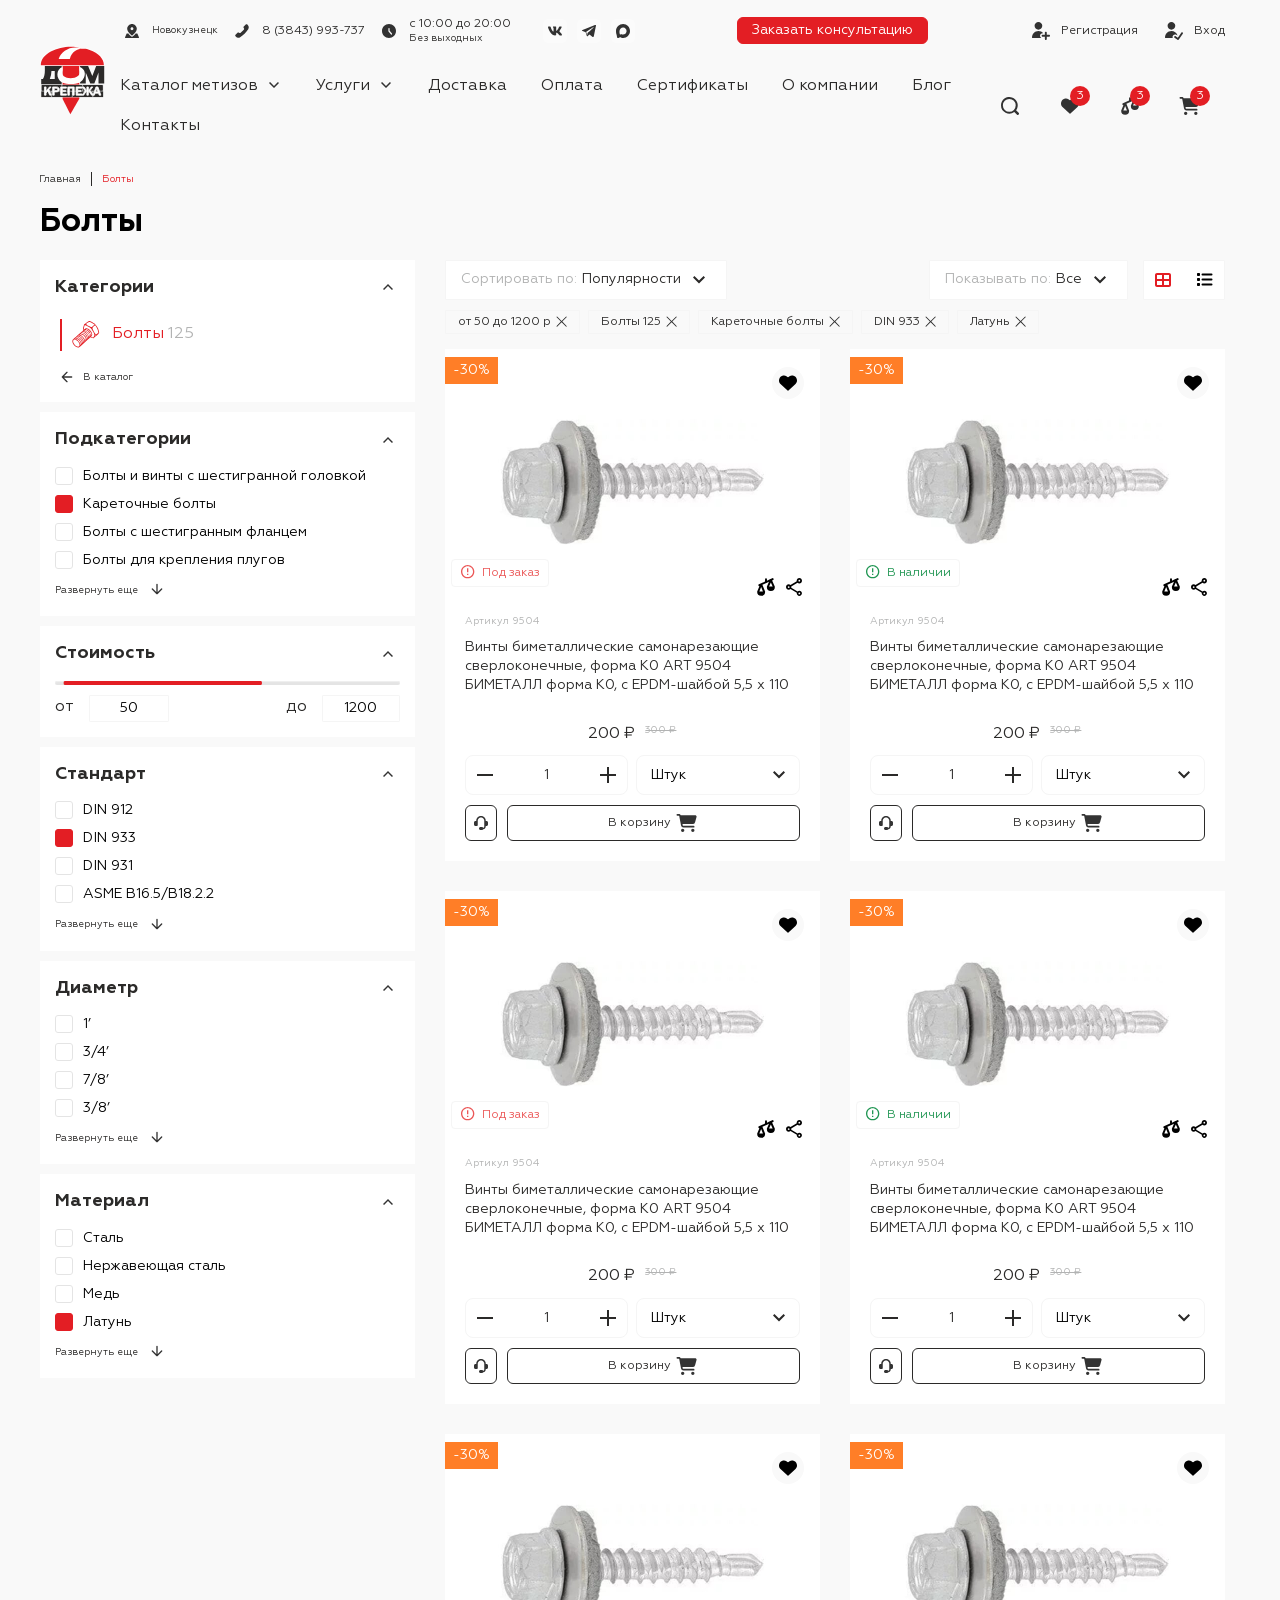
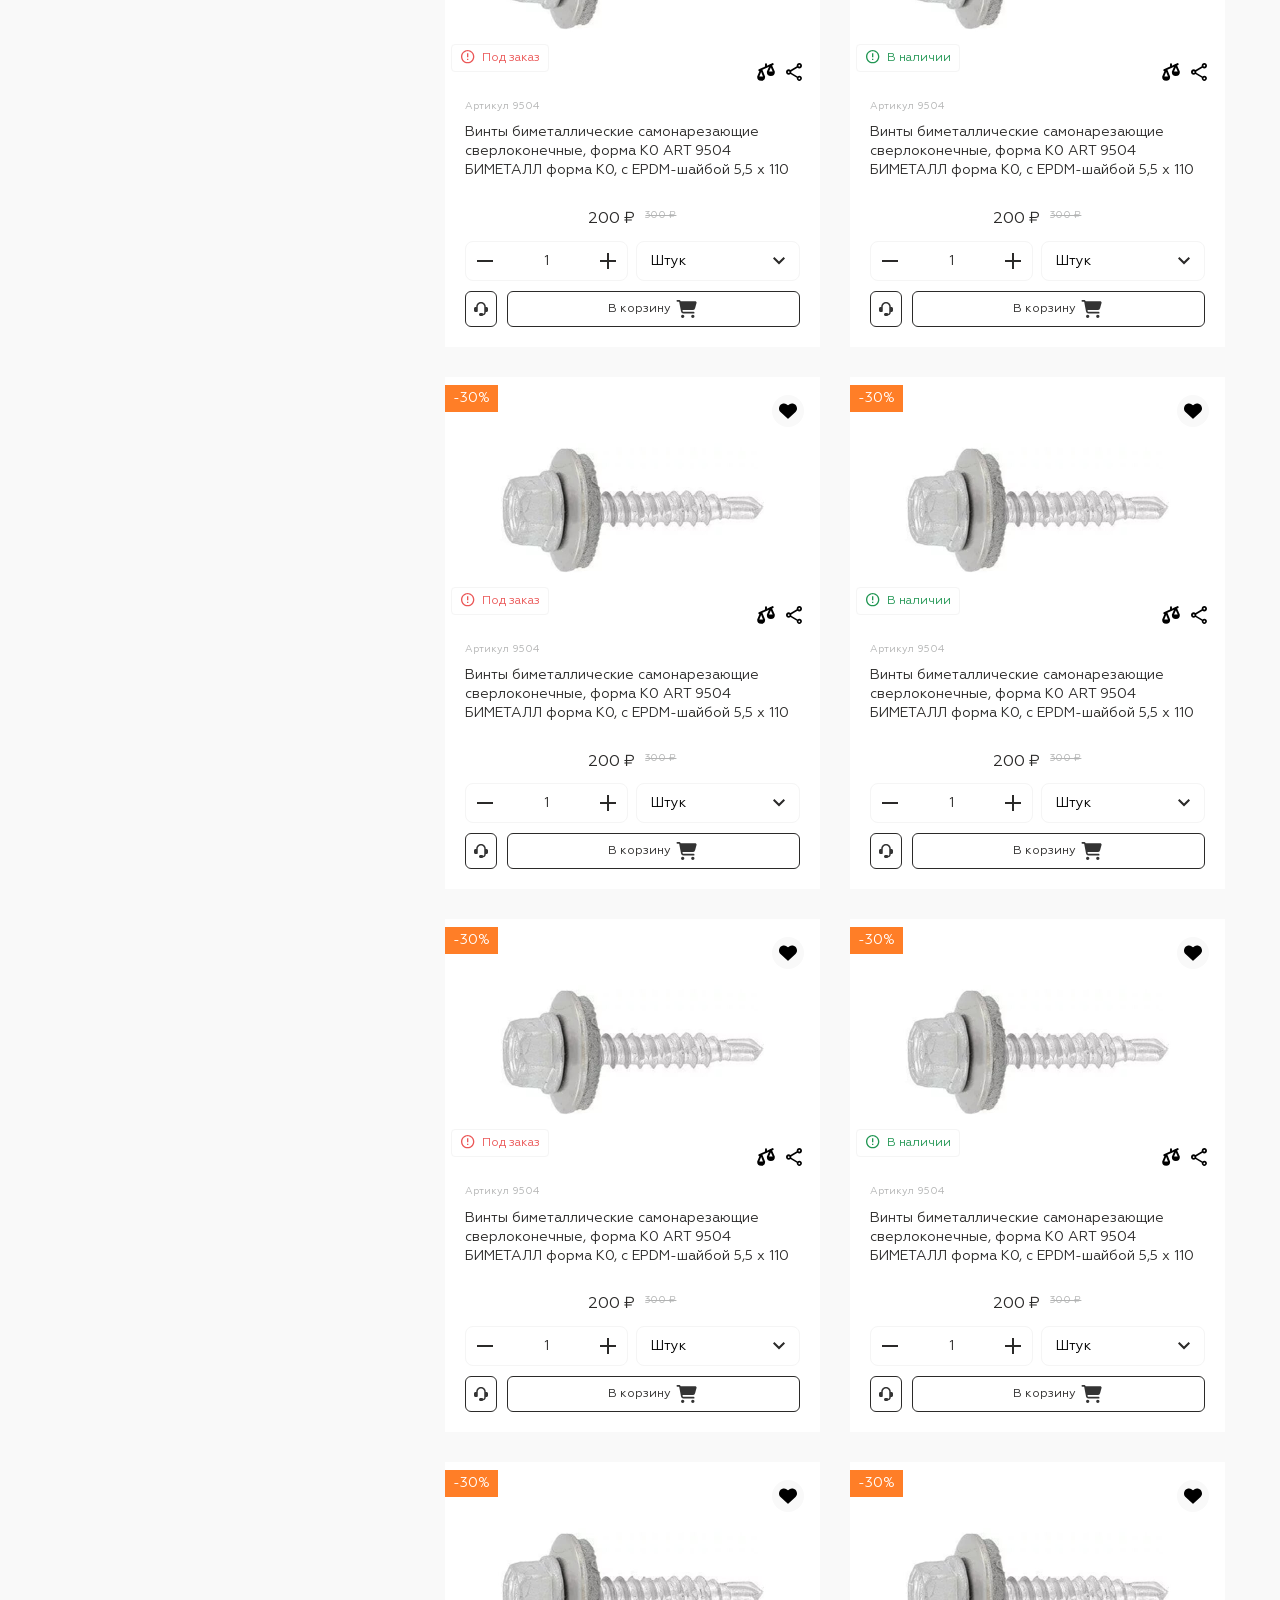
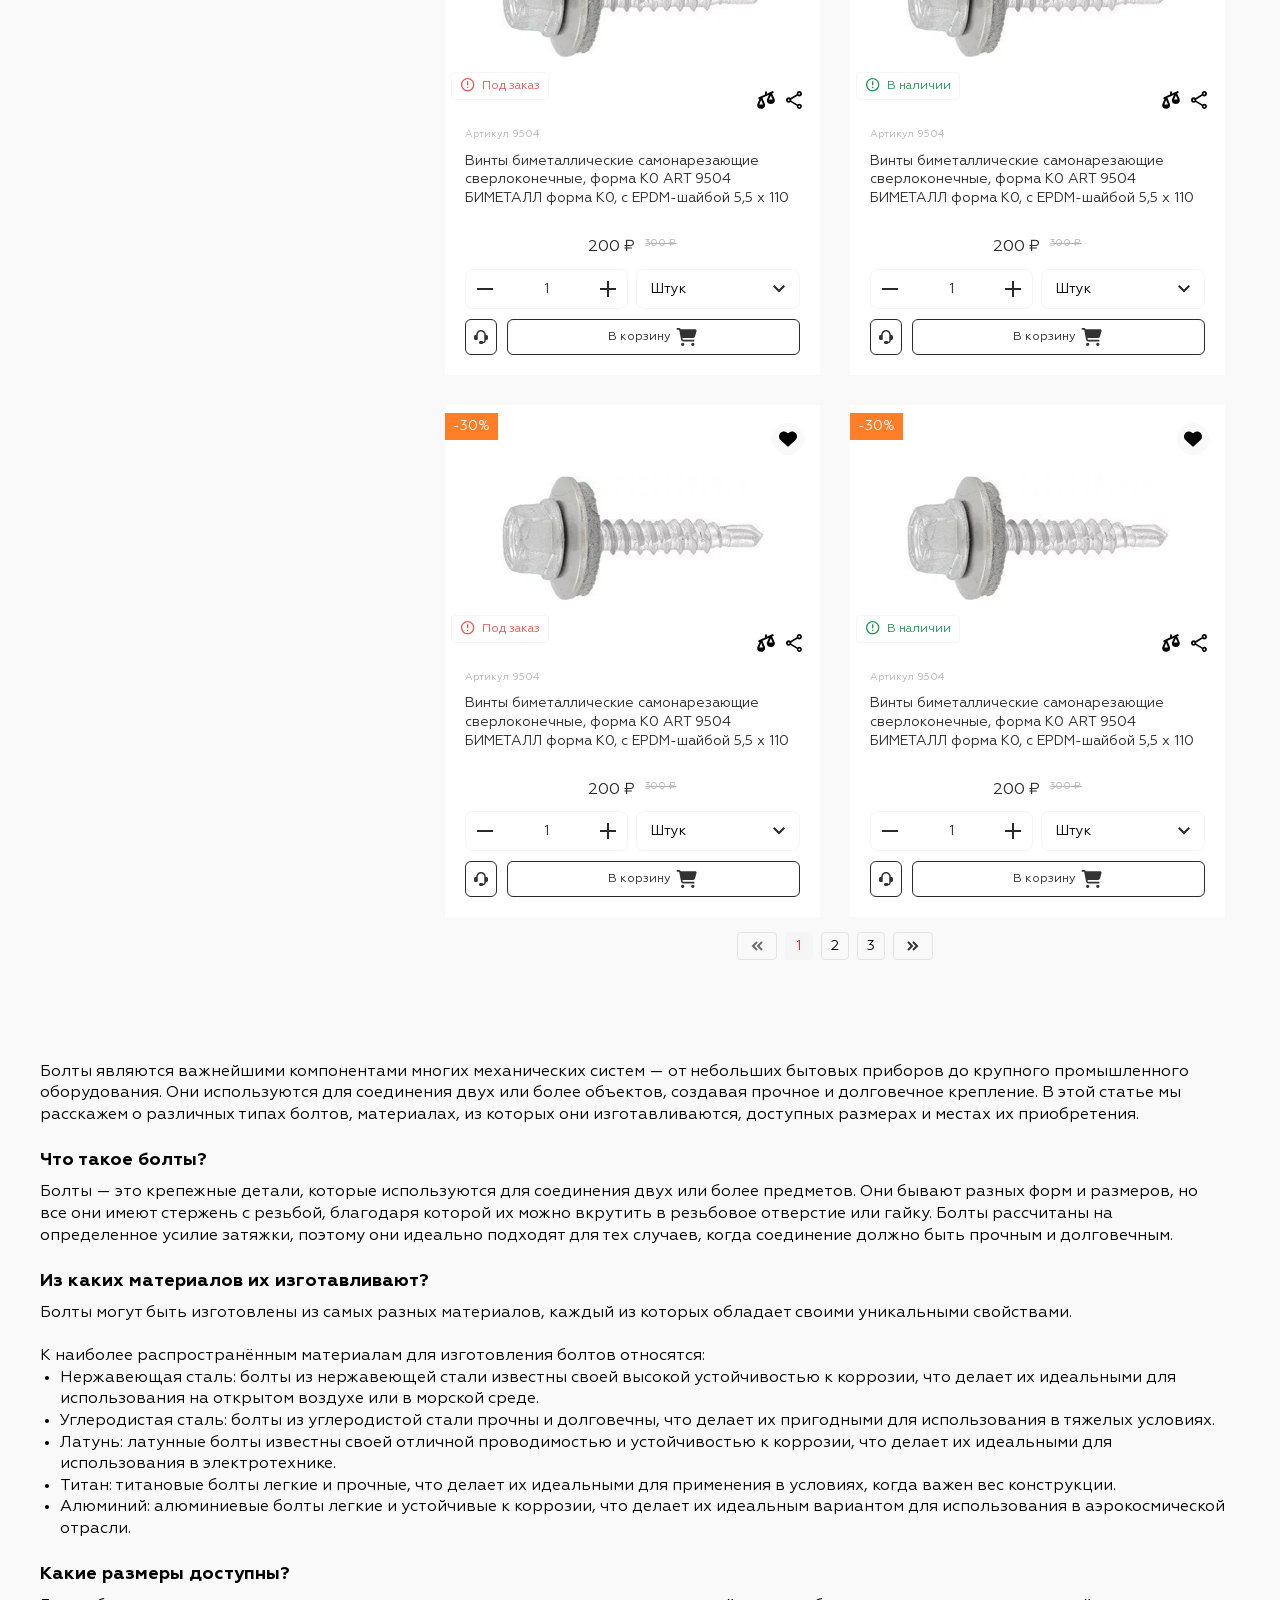
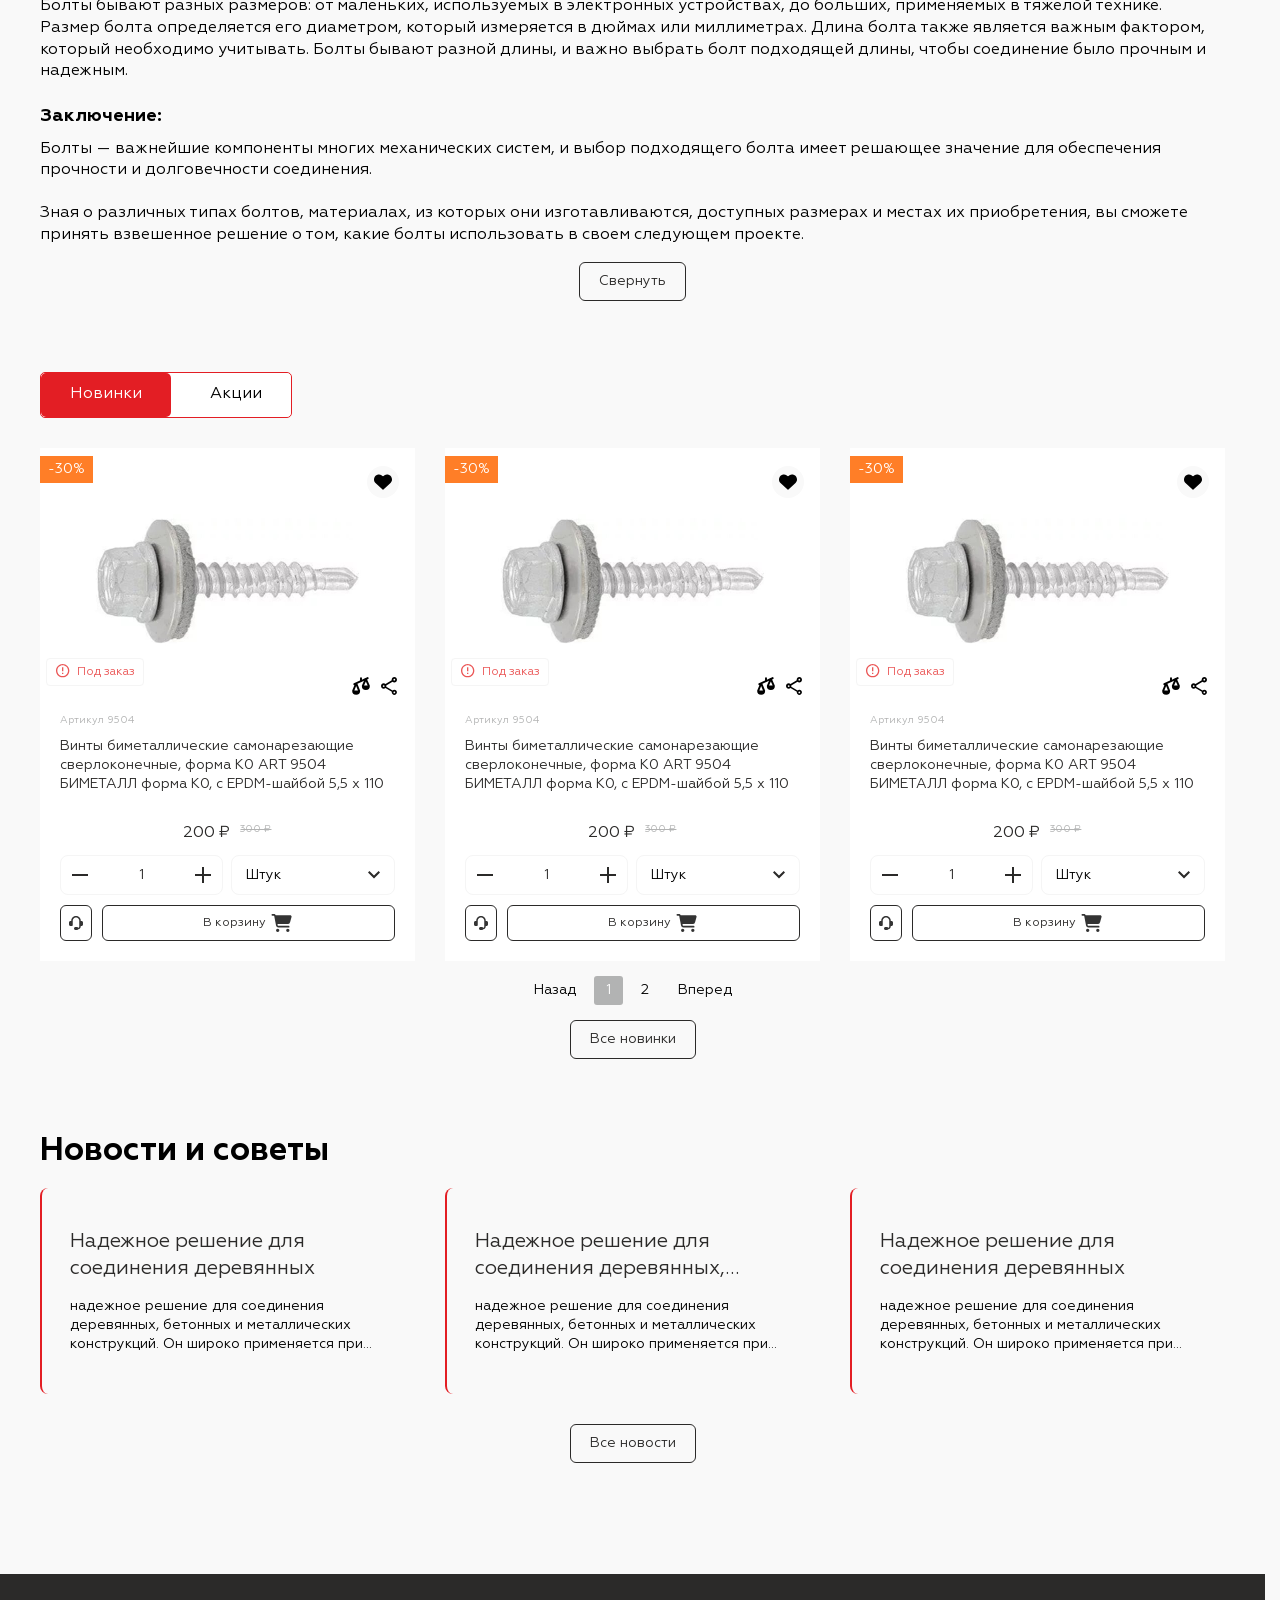
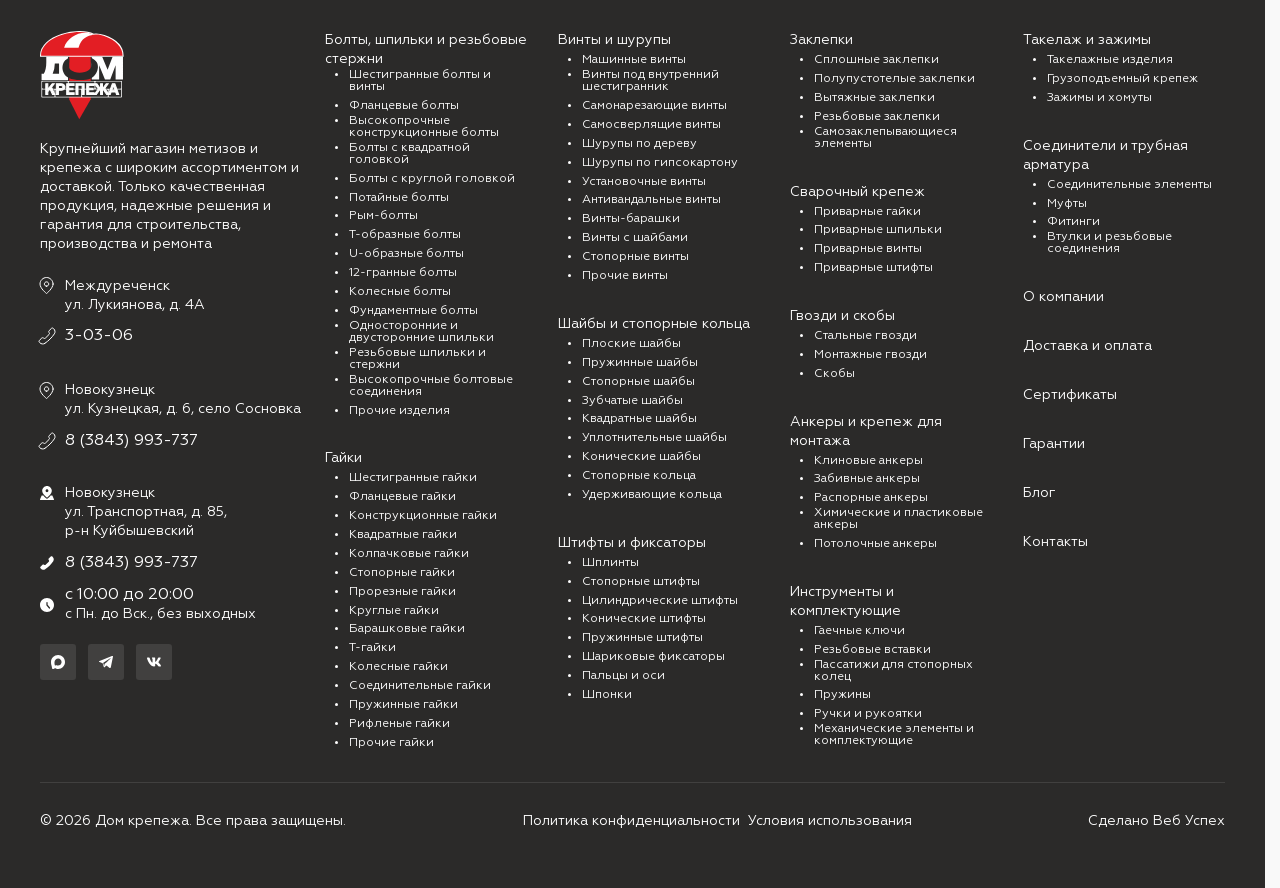
<file: catalog-inner.html>
<!DOCTYPE html>
<html lang="ru">
    <head>
        <title>Главная</title>
        <meta http-equiv="X-UA-Compatible" content="IE=edge" />
        <meta charset="utf-8" />
        <meta name="keywords" content="" />
        <meta name="description" content="" />
        <meta name="author" content="" />
        <meta name="viewport" content="width=device-width, initial-scale=1.0" />
        <link rel="stylesheet" href="./css/reset.css" />
        <link rel="stylesheet" href="./css/fancybox.css" />
        <link rel="stylesheet" href="./css/swiper-bundle.min.css" />
        <link rel="stylesheet" href="./css/nouislider.min.css" />

        <script src="./js/nouislider.min.js" defer></script>
        <script src="./js/swiper-bundle.min.js" defer></script>
        <script src="./js/inputmask.min.js" defer></script>
        <script src="./js/filter.js" defer></script>
        <script src="./js/counter.js" defer></script>
        <script src="./js/fancybox.umd.js" defer></script>
        <script src="./js/scripts.js" defer></script>
        <link rel="stylesheet" href="./css/style.css" />
    </head>
    <body>
        <!-- wrap -->
        <div class="wrap">
            <!-- header -->
            <header class="header">
                <div class="inner-wrap">
                    <div class="logo-inner-wrap">
                        <a href="" class="logo">
                            <img src="./img/logo.svg" alt="" />
                        </a>
                        <a href="" class="logo logo-fix">
                            <img src="./img/logo-main.svg" alt="" />
                        </a>
                    </div>
                    <div class="header-panel-wrap">
                        <div class="panel-top-wrap">
                            <div class="contacts-inner-wrap">
                                <div class="contact-wrap">
                                    <a href="" class="btn-contact">
                                        <div class="button-ico">
                                            <img
                                                src="data:image/svg+xml,%3csvg%20width='24'%20height='14'%20viewBox='-4%200%2024%2014'%20fill='none'%20xmlns='http://www.w3.org/2000/svg'%3e%3cpath%20fill-rule='evenodd'%20clip-rule='evenodd'%20d='M8.00013%200C10.6217%200%2012.8062%202.18456%2012.8062%204.8061C12.8062%205.66169%2012.5121%206.50548%2012.1011%207.26998C11.6885%208.03746%2011.1423%208.75405%2010.5997%209.36412C10.056%209.97539%209.50667%2010.49%209.07866%2010.8536C8.86488%2011.0352%208.67776%2011.1822%208.53349%2011.2863C8.46226%2011.3377%208.3955%2011.3829%208.33788%2011.4175C8.30984%2011.4343%208.27567%2011.4537%208.23934%2011.4705C8.22125%2011.4788%208.19523%2011.49%208.16418%2011.4999C8.13976%2011.5077%208.07871%2011.526%208.00013%2011.526C7.92086%2011.526%207.85933%2011.5074%207.83484%2011.4995C7.80363%2011.4894%207.7775%2011.4781%207.75939%2011.4697C7.72298%2011.4527%207.68878%2011.4332%207.66075%2011.4162C7.60315%2011.3813%207.53642%2011.3357%207.46522%2011.2839C7.32105%2011.1791%207.13401%2011.0311%206.92034%2010.8483C6.49255%2010.4825%205.94347%209.96523%205.40006%209.35232C4.85773%208.74064%204.31181%208.0234%203.89933%207.25772C3.48862%206.49532%203.19403%205.65498%203.19403%204.8061C3.19403%202.18456%205.37859%200%208.00013%200ZM8.00013%206.24146C7.2074%206.24146%206.56476%205.59883%206.56476%204.8061C6.56476%204.01337%207.2074%203.37073%208.00013%203.37073C8.79286%203.37073%209.43549%204.01337%209.43549%204.8061C9.43549%205.59883%208.79286%206.24146%208.00013%206.24146ZM11.0993%2010.1571C11.2838%209.94972%2011.4684%209.73242%2011.6496%209.50667H12.0713H12.9927C13.1927%209.50667%2013.3735%209.62587%2013.4523%209.80971L14.95%2013.3045C15.0162%2013.459%2015.0004%2013.6364%2014.9079%2013.7767C14.8154%2013.917%2014.6585%2014.0014%2014.4905%2014.0014H1.50977C1.3417%2014.0014%201.18487%2013.917%201.09235%2013.7767C0.999825%2013.6364%200.983988%2013.459%201.0502%2013.3045L2.54796%209.80971C2.62675%209.62587%202.80752%209.50667%203.00754%209.50667H3.92887H4.36287C4.53994%209.72715%204.7202%209.93965%204.90029%2010.1427C5.56182%2010.8889%206.23036%2011.5188%206.75083%2011.9638C7.01085%2012.1862%207.23751%2012.3655%207.41111%2012.4917C7.497%2012.5542%207.57588%2012.608%207.64264%2012.6484C7.67525%2012.6682%207.71328%2012.6898%207.75272%2012.7082C7.77236%2012.7174%207.79979%2012.7292%207.8321%2012.7396C7.85771%2012.7479%207.92013%2012.7667%208.00007%2012.7667C8.07934%2012.7667%208.14128%2012.7482%208.1668%2012.7401C8.19896%2012.7298%208.22629%2012.7181%208.24589%2012.709C8.28526%2012.6908%208.32326%2012.6694%208.35588%2012.6498C8.42266%2012.6097%208.50155%2012.5563%208.5875%2012.4943C8.76119%2012.369%208.98795%2012.191%209.24807%2011.97C9.76874%2011.5277%2010.4376%2010.9011%2011.0993%2010.1571Z'%20fill='%23E31E24'/%3e%3c/svg%3e"
                                                alt=""
                                            />
                                        </div>
                                        <div class="button-title button-title-small">
                                            Новокузнецк
                                            <span class="button-title-info">
                                                ул. Транспортная, д. 85, р-н Куйбышевский
                                            </span>
                                        </div>
                                    </a>
                                </div>
                                <div class="contact-wrap">
                                    <a href="tel:83843993737" class="btn-contact">
                                        <div class="button-ico">
                                            <img
                                                src="data:image/svg+xml,%3csvg%20width='24'%20height='24'%20viewBox='-4%20-4%2024%2024'%20fill='none'%20xmlns='http://www.w3.org/2000/svg'%3e%3cg%20clip-path='url(%23clip0_86_3710)'%3e%3cpath%20d='M6.16951%2014.2407C5.52896%2014.654%204.76565%2014.8341%204.00793%2014.7507C3.25021%2014.6674%202.54429%2014.3257%202.00888%2013.7831L1.54081%2013.3254C1.3356%2013.1155%201.2207%2012.8336%201.2207%2012.5401C1.2207%2012.2465%201.3356%2011.9646%201.54081%2011.7547L3.52751%209.78885C3.73565%209.58429%204.0158%209.46967%204.30763%209.46967C4.59946%209.46967%204.87961%209.58429%205.08775%209.78885C5.29765%209.99405%205.57953%2010.1089%205.87307%2010.1089C6.16661%2010.1089%206.44849%209.99405%206.65839%209.78885L9.77886%206.66837C9.88296%206.56579%209.96562%206.44353%2010.022%206.30871C10.0785%206.17389%2010.1075%206.0292%2010.1075%205.88305C10.1075%205.7369%2010.0785%205.59221%2010.022%205.45739C9.96562%205.32257%209.88296%205.20032%209.77886%205.09773C9.57431%204.88959%209.45969%204.60944%209.45969%204.31761C9.45969%204.02579%209.57431%203.74563%209.77886%203.53749L11.7551%201.56119C11.965%201.35599%2012.2469%201.24109%2012.5405%201.24109C12.834%201.24109%2013.1159%201.35599%2013.3258%201.56119L13.7834%202.02927C14.326%202.56468%2014.6677%203.27059%2014.7511%204.02831C14.8344%204.78603%2014.6544%205.54934%2014.2411%206.1899C12.0879%209.36314%209.3483%2012.0957%206.16951%2014.2407Z'%20fill='%23E31E24'/%3e%3c/g%3e%3cdefs%3e%3cclipPath%20id='clip0_86_3710'%3e%3crect%20width='14'%20height='14'%20fill='white'%20transform='translate(1%201)'/%3e%3c/clipPath%3e%3c/defs%3e%3c/svg%3e"
                                                alt=""
                                            />
                                        </div>
                                        <div class="button-title">8 (3843) 993-737</div>
                                    </a>
                                </div>
                                <div class="contact-wrap cnt-shedule">
                                    <a href="" class="btn-contact">
                                        <div class="button-ico">
                                            <img
                                                src="data:image/svg+xml,%3csvg%20width='24'%20height='24'%20viewBox='-4%20-4%2024%2024'%20fill='none'%20xmlns='http://www.w3.org/2000/svg'%3e%3cg%20clip-path='url(%23clip0_86_3716)'%3e%3cpath%20fill-rule='evenodd'%20clip-rule='evenodd'%20d='M8%2015C11.866%2015%2015%2011.866%2015%208C15%204.13401%2011.866%201%208%201C4.13401%201%201%204.13401%201%208C1%2011.866%204.13401%2015%208%2015ZM8.625%205.5C8.625%205.15482%208.34518%204.875%208%204.875C7.65482%204.875%207.375%205.15482%207.375%205.5V8C7.375%208.14621%207.42626%208.28779%207.51986%208.40012L10.0199%2011.4001C10.2408%2011.6653%2010.6349%2011.7011%2010.9001%2011.4801C11.1653%2011.2592%2011.2011%2010.8651%2010.9801%2010.5999L8.625%207.77372V5.5Z'%20fill='%23E31E24'/%3e%3c/g%3e%3cdefs%3e%3cclipPath%20id='clip0_86_3716'%3e%3crect%20width='14'%20height='14'%20fill='white'%20transform='translate(1%201)'/%3e%3c/clipPath%3e%3c/defs%3e%3c/svg%3e"
                                                alt=""
                                            />
                                        </div>
                                        <div class="button-title">
                                            с 10:00 до 20:00
                                            <span class="button-title-info">Без выходных</span>
                                        </div>
                                    </a>
                                </div>
                                <div class="soc-wrap">
                                    <a href="" class="btn-action-ico button-soc">
                                        <img
                                            src="data:image/svg+xml,%3csvg%20width='24'%20height='24'%20viewBox='0%200%2024%2024'%20fill='none'%20xmlns='http://www.w3.org/2000/svg'%3e%3cpath%20fill-rule='evenodd'%20clip-rule='evenodd'%20d='M18.6788%208.1094C18.7762%207.75816%2018.6788%207.5%2018.2156%207.5H16.684C16.2945%207.5%2016.1151%207.72299%2016.0177%207.96895C16.0177%207.96895%2015.2388%2010.0239%2014.1354%2011.3587C13.7784%2011.7452%2013.6162%2011.868%2013.4214%2011.868C13.3241%2011.868%2013.1832%2011.7452%2013.1832%2011.3939V8.1094C13.1832%207.68782%2013.0702%207.5%2012.7456%207.5H10.3387C10.0954%207.5%209.94906%207.69563%209.94906%207.88108C9.94906%208.28075%2010.5007%208.37288%2010.5575%209.49693V11.9384C10.5575%2012.4737%2010.4683%2012.5708%2010.2735%2012.5708C9.75433%2012.5708%208.49141%2010.5065%207.74223%208.14457C7.59542%207.68545%207.44817%207.5%207.05673%207.5H5.52512C5.08752%207.5%205%207.72299%205%207.96895C5%208.40805%205.51932%2010.5861%207.41775%2013.4665C8.68352%2015.4335%2010.4665%2016.5%2012.0892%2016.5C13.0628%2016.5%2013.1832%2016.2632%2013.1832%2015.8552V14.3684C13.1832%2013.8947%2013.2754%2013.8002%2013.5836%2013.8002C13.8109%2013.8002%2014.2003%2013.9232%2015.109%2014.8716C16.1475%2015.9955%2016.3186%2016.5%2016.9028%2016.5H18.4344C18.872%2016.5%2019.0908%2016.2632%2018.9645%2015.7957C18.8265%2015.3299%2018.3307%2014.6542%2017.6727%2013.8529C17.3158%2013.3962%2016.7802%2012.9044%2016.6181%2012.6585C16.3909%2012.3424%2016.4558%2012.2019%2016.6181%2011.921C16.6181%2011.921%2018.4841%209.07559%2018.6788%208.10951V8.1094Z'%20fill='%23E31E24'/%3e%3c/svg%3e"
                                            alt=""
                                        />
                                    </a>
                                    <a href="" class="btn-action-ico button-soc">
                                        <img
                                            src="data:image/svg+xml,%3csvg%20width='24'%20height='24'%20viewBox='0%200%2024%2024'%20fill='none'%20xmlns='http://www.w3.org/2000/svg'%3e%3cpath%20d='M17.9689%206.09456C17.9811%206.08912%2018.9824%205.64521%2019.0001%206.39143L16.7804%2017.5399C16.7804%2017.5399%2016.4658%2018.3092%2015.6271%2017.9422L12.4815%2015.5311L10.4552%2017.366C10.4506%2017.3695%2010.2953%2017.4866%2010.1231%2017.4178C10.1231%2017.4178%209.96583%2017.4005%209.79112%2016.8241C9.5989%2016.2299%208.65537%2013.1366%208.65537%2013.1366L5.52744%2012.0887C5.52744%2012.0887%205.05545%2011.9137%205.00303%2011.5467C4.95061%2011.1798%205.54502%2010.9705%205.54502%2010.9705L17.9689%206.09456ZM16.589%208.36604C16.6058%208.10697%2016.1765%208.36159%2016.169%208.36604L9.30186%2012.7352C9.19709%2012.8051%209.16243%2012.9272%209.19737%2013.0321L10.0187%2015.7235C10.0714%2015.8802%2010.2981%2015.8627%2010.3331%2015.6883L10.5255%2014.0457C10.5255%2013.9759%2010.56%2013.9235%2010.6124%2013.8885C11.2764%2013.2944%2016.2221%208.85601%2016.4317%208.64632C16.653%208.40804%2016.5922%208.3679%2016.589%208.36604Z'%20fill='%23E31E24'/%3e%3c/svg%3e"
                                            alt=""
                                        />
                                    </a>
                                    <a href="" class="btn-action-ico button-soc">
                                        <img
                                            src="data:image/svg+xml,%3csvg%20width='24'%20height='24'%20viewBox='0%200%2024%2024'%20fill='none'%20xmlns='http://www.w3.org/2000/svg'%3e%3cpath%20fill-rule='evenodd'%20clip-rule='evenodd'%20d='M12.1504%2018.96C10.7765%2018.96%2010.138%2018.7586%209.02816%2017.9528C8.32616%2018.8593%206.10315%2019.5677%206.00621%2018.3557C6.00621%2017.4459%205.80563%2016.677%205.57832%2015.8377C5.30754%2014.8036%205%2013.652%205%2011.9834C5%207.99815%208.25596%205%2012.1136%205C15.9747%205%2019%208.14588%2019%2012.0203C19.0129%2015.8348%2015.9484%2018.9397%2012.1504%2018.96ZM12.2072%208.44469C10.3285%208.34732%208.86436%209.65335%208.5401%2011.7014C8.27267%2013.3968%208.74736%2015.4616%209.15185%2015.5691C9.34574%2015.6161%209.8338%2015.2199%2010.138%2014.9144C10.641%2015.2634%2011.2268%2015.473%2011.8362%2015.5221C13.7828%2015.6161%2015.4461%2014.1277%2015.5769%2012.1748C15.6529%2010.2177%2014.1541%208.56004%2012.2072%208.44805L12.2072%208.44469Z'%20fill='%23E31E24'/%3e%3c/svg%3e"
                                            alt=""
                                        />
                                    </a>
                                </div>
                            </div>
                            <div class="order-inner-wrap">
                                <a href="" class="btn button-att">
                                    <div class="button-title">Заказать консультацию</div>
                                </a>
                            </div>
                            <div class="auth-inner-wrap">
                                <div class="auth-wrap">
                                    <a href="" class="btn-auth">
                                        <div class="button-ico">
                                            <img
                                                src="data:image/svg+xml,%3csvg%20width='24'%20height='24'%20viewBox='-3%20-3%2024%2024'%20fill='none'%20xmlns='http://www.w3.org/2000/svg'%3e%3cg%20clip-path='url(%23clip0_86_3737)'%3e%3cpath%20fill-rule='evenodd'%20clip-rule='evenodd'%20d='M10.2857%203.85714C10.2857%205.98738%208.55881%207.71429%206.42857%207.71429C4.29834%207.71429%202.57143%205.98738%202.57143%203.85714C2.57143%201.72691%204.29834%200%206.42857%200C8.55881%200%2010.2857%201.72691%2010.2857%203.85714ZM13.8214%209.64286C14.354%209.64286%2014.7857%2010.0746%2014.7857%2010.6071V12.8571H17.0357C17.5683%2012.8571%2018%2013.2889%2018%2013.8214C18%2014.354%2017.5683%2014.7857%2017.0357%2014.7857H14.7857V17.0357C14.7857%2017.5683%2014.354%2018%2013.8214%2018C13.2889%2018%2012.8571%2017.5683%2012.8571%2017.0357V14.7857H10.6071C10.0746%2014.7857%209.64286%2014.354%209.64286%2013.8214C9.64286%2013.2889%2010.0746%2012.8571%2010.6071%2012.8571H12.8571V10.6071C12.8571%2010.0746%2013.2889%209.64286%2013.8214%209.64286ZM6.42857%208.99996C8.34862%208.99996%2010.0721%209.84171%2011.25%2011.1763V11.25H10.6071C9.18698%2011.25%208.03571%2012.4013%208.03571%2013.8214C8.03571%2014.7896%208.57073%2015.6327%209.36122%2016.0714H0.642857C0.287817%2016.0714%200%2015.7836%200%2015.4286C0%2011.8781%202.87817%208.99996%206.42857%208.99996Z'%20fill='%23E31E24'/%3e%3c/g%3e%3cdefs%3e%3cclipPath%20id='clip0_86_3737'%3e%3crect%20width='18'%20height='18'%20fill='white'/%3e%3c/clipPath%3e%3c/defs%3e%3c/svg%3e"
                                                alt=""
                                            />
                                        </div>
                                        <div class="button-title">Регистрация</div>
                                    </a>
                                </div>
                                <div class="auth-wrap">
                                    <a href="" class="btn-auth">
                                        <div class="button-ico">
                                            <img
                                                src="data:image/svg+xml,%3csvg%20width='24'%20height='24'%20viewBox='-3%20-3%2024%2024'%20fill='none'%20xmlns='http://www.w3.org/2000/svg'%3e%3cg%20clip-path='url(%23clip0_86_3742)'%3e%3cpath%20fill-rule='evenodd'%20clip-rule='evenodd'%20d='M10.2857%203.85714C10.2857%205.98738%208.55881%207.71429%206.42857%207.71429C4.29834%207.71429%202.57143%205.98738%202.57143%203.85714C2.57143%201.72691%204.29834%200%206.42857%200C8.55881%200%2010.2857%201.72691%2010.2857%203.85714ZM7.77974%2016.0714H0.642857C0.287817%2016.0714%200%2015.7836%200%2015.4286C0%2011.8781%202.87817%208.99996%206.42857%208.99996C9.24026%208.99996%2011.6304%2010.805%2012.5032%2013.3196L12.4054%2013.4625L11.6328%2012.9425C10.4986%2012.1262%208.91481%2012.3652%208.07339%2013.4884C7.49591%2014.2595%207.41645%2015.2488%207.77974%2016.0714ZM17.8074%2011.8282C18.1266%2011.4019%2018.04%2010.7976%2017.6138%2010.4783C17.1876%2010.159%2016.5831%2010.2457%2016.2639%2010.6719L12.8306%2015.6858L10.7095%2014.2583C10.2832%2013.9389%209.67886%2014.0257%209.35958%2014.4519C9.04028%2014.8782%209.12698%2015.4826%209.55322%2015.8018L12.4461%2017.8075C12.6508%2017.9609%2012.9079%2018.0266%2013.1611%2017.9902C13.4142%2017.954%2013.6426%2017.8186%2013.796%2017.6139L17.8074%2011.8282Z'%20fill='%23E31E24'/%3e%3c/g%3e%3cdefs%3e%3cclipPath%20id='clip0_86_3742'%3e%3crect%20width='18'%20height='18'%20fill='white'/%3e%3c/clipPath%3e%3c/defs%3e%3c/svg%3e"
                                                alt=""
                                            />
                                        </div>
                                        <div class="button-title">Вход</div>
                                    </a>
                                </div>
                            </div>
                        </div>
                        <div class="panel-main-wrap">
                            <div class="popup-menu-wrap menu-inner-wrap js-popup-wrap">
                                <a href="" class="btn-popup btn-popup-menu js-btn-popup-toggle">
                                    <div class="button-title">Меню</div>
                                    <div class="button-ico">
                                        <img
                                            src="data:image/svg+xml,%3csvg%20width='24'%20height='25'%20viewBox='0%200%2024%2025'%20fill='none'%20xmlns='http://www.w3.org/2000/svg'%3e%3cpath%20fill-rule='evenodd'%20clip-rule='evenodd'%20d='M22%207.04823V5.03445H2V7.04823H22ZM22%2011.0758V13.0896H2V11.0758H22ZM22%2017.1171V19.1309H2V17.1171H22Z'%20fill='%23E31E24'/%3e%3c/svg%3e"
                                            alt=""
                                        />
                                    </div>
                                </a>
                                <div class="menu-content-block js-popup-block">
                                    <a href="" class="btn-popup-close btn-action-ico ico-close js-btn-popup-close"></a>
                                    <div class="menu-list-wrap">
                                        <ul class="menu menu-main">
                                            <li class="menu-catalog-li">
                                                <a href="" class="btn-menu">
                                                    <div class="button-title">Каталог метизов</div>
                                                </a>
                                                <ul class="menu">
                                                    <li>
                                                        <a href="" class="btn-action-catalog">
                                                            <div class="button-ico">
                                                                <img src="./img/menu01.svg" alt="" />
                                                            </div>
                                                            <div class="button-title">
                                                                Болты
                                                                <span class="button-title-info">125</span>
                                                            </div>
                                                        </a>
                                                    </li>
                                                    <li>
                                                        <a href="" class="btn-action-catalog">
                                                            <div class="button-ico">
                                                                <img src="./img/menu02.svg" alt="" />
                                                            </div>
                                                            <div class="button-title">
                                                                Гайки
                                                                <span class="button-title-info">125</span>
                                                            </div>
                                                        </a>
                                                    </li>
                                                    <li>
                                                        <a href="" class="btn-action-catalog">
                                                            <div class="button-ico">
                                                                <img src="./img/menu03.svg" alt="" />
                                                            </div>
                                                            <div class="button-title">
                                                                Шурупы
                                                                <span class="button-title-info">125</span>
                                                            </div>
                                                        </a>
                                                    </li>
                                                    <li>
                                                        <a href="" class="btn-action-catalog">
                                                            <div class="button-ico">
                                                                <img src="./img/menu04.svg" alt="" />
                                                            </div>
                                                            <div class="button-title">
                                                                Шайбы и стопорные кольца
                                                                <span class="button-title-info">125</span>
                                                            </div>
                                                        </a>
                                                    </li>
                                                    <li>
                                                        <a href="" class="btn-action-catalog">
                                                            <div class="button-ico">
                                                                <img src="./img/menu05.svg" alt="" />
                                                            </div>
                                                            <div class="button-title">
                                                                Штифты
                                                                <span class="button-title-info">125</span>
                                                            </div>
                                                        </a>
                                                    </li>
                                                    <li>
                                                        <a href="" class="btn-action-catalog">
                                                            <div class="button-ico">
                                                                <img src="./img/menu06.svg" alt="" />
                                                            </div>
                                                            <div class="button-title">
                                                                Заклепки
                                                                <span class="button-title-info">125</span>
                                                            </div>
                                                        </a>
                                                    </li>
                                                    <li>
                                                        <a href="" class="btn-action-catalog">
                                                            <div class="button-ico">
                                                                <img src="./img/menu07.svg" alt="" />
                                                            </div>
                                                            <div class="button-title">
                                                                Вставки
                                                                <span class="button-title-info">125</span>
                                                            </div>
                                                        </a>
                                                    </li>
                                                    <li>
                                                        <a href="" class="btn-action-catalog">
                                                            <div class="button-ico">
                                                                <img src="./img/menu08.svg" alt="" />
                                                            </div>
                                                            <div class="button-title">
                                                                Гвозди
                                                                <span class="button-title-info">125</span>
                                                            </div>
                                                        </a>
                                                    </li>
                                                    <li>
                                                        <a href="" class="btn-action-catalog">
                                                            <div class="button-ico">
                                                                <img src="./img/menu09.svg" alt="" />
                                                            </div>
                                                            <div class="button-title">
                                                                Инструменты
                                                                <span class="button-title-info">125</span>
                                                            </div>
                                                        </a>
                                                    </li>
                                                    <li>
                                                        <a href="" class="btn-action-catalog">
                                                            <div class="button-ico">
                                                                <img src="./img/menu10.svg" alt="" />
                                                            </div>
                                                            <div class="button-title">
                                                                Штифты и ключи
                                                                <span class="button-title-info">125</span>
                                                            </div>
                                                        </a>
                                                    </li>
                                                    <li>
                                                        <a href="" class="btn-action-catalog">
                                                            <div class="button-ico">
                                                                <img src="./img/menu11.svg" alt="" />
                                                            </div>
                                                            <div class="button-title">
                                                                Анкера
                                                                <span class="button-title-info">125</span>
                                                            </div>
                                                        </a>
                                                    </li>
                                                    <li>
                                                        <a href="" class="btn-action-catalog">
                                                            <div class="button-ico">
                                                                <img src="./img/menu12.svg" alt="" />
                                                            </div>
                                                            <div class="button-title">
                                                                Фитинги для труб
                                                                <span class="button-title-info">125</span>
                                                            </div>
                                                        </a>
                                                    </li>
                                                    <li>
                                                        <a href="" class="btn-action-catalog">
                                                            <div class="button-ico">
                                                                <img src="./img/menu13.svg" alt="" />
                                                            </div>
                                                            <div class="button-title">
                                                                Зажимы
                                                                <span class="button-title-info">125</span>
                                                            </div>
                                                        </a>
                                                    </li>
                                                    <li>
                                                        <a href="" class="btn-action-catalog">
                                                            <div class="button-ico">
                                                                <img src="./img/menu14.svg" alt="" />
                                                            </div>
                                                            <div class="button-title">
                                                                Резьбовые стержни
                                                                <span class="button-title-info">125</span>
                                                            </div>
                                                        </a>
                                                    </li>
                                                    <li>
                                                        <a href="" class="btn-action-catalog">
                                                            <div class="button-ico">
                                                                <img src="./img/menu15.svg" alt="" />
                                                            </div>
                                                            <div class="button-title">
                                                                Шпильки
                                                                <span class="button-title-info">125</span>
                                                            </div>
                                                        </a>
                                                    </li>
                                                    <li>
                                                        <a href="" class="btn-action-catalog">
                                                            <div class="button-ico">
                                                                <img src="./img/menu16.svg" alt="" />
                                                            </div>
                                                            <div class="button-title">
                                                                Такелаж
                                                                <span class="button-title-info">125</span>
                                                            </div>
                                                        </a>
                                                    </li>
                                                    <li>
                                                        <a href="" class="btn-action-catalog">
                                                            <div class="button-ico">
                                                                <img src="./img/menu17.svg" alt="" />
                                                            </div>
                                                            <div class="button-title">
                                                                Инженерные детали
                                                                <span class="button-title-info">125</span>
                                                            </div>
                                                        </a>
                                                    </li>
                                                    <li>
                                                        <a href="" class="btn-action-catalog">
                                                            <div class="button-ico">
                                                                <img src="./img/menu18.svg" alt="" />
                                                            </div>
                                                            <div class="button-title">
                                                                Перфорированный крипеж
                                                                <span class="button-title-info">125</span>
                                                            </div>
                                                        </a>
                                                    </li>
                                                    <li>
                                                        <a href="" class="btn-action-catalog">
                                                            <div class="button-ico">
                                                                <img src="./img/menu19.svg" alt="" />
                                                            </div>
                                                            <div class="button-title">
                                                                Дюбеля
                                                                <span class="button-title-info">125</span>
                                                            </div>
                                                        </a>
                                                    </li>
                                                    <li>
                                                        <a href="" class="btn-action-catalog">
                                                            <div class="button-ico">
                                                                <img src="./img/menu20.svg" alt="" />
                                                            </div>
                                                            <div class="button-title">
                                                                Гвозди
                                                                <span class="button-title-info">125</span>
                                                            </div>
                                                        </a>
                                                    </li>
                                                    <li>
                                                        <a href="" class="btn-action-catalog">
                                                            <div class="button-ico">
                                                                <img src="./img/menu21.svg" alt="" />
                                                            </div>
                                                            <div class="button-title">
                                                                Скобы
                                                                <span class="button-title-info">125</span>
                                                            </div>
                                                        </a>
                                                    </li>
                                                </ul>
                                            </li>
                                            <li>
                                                <a href="" class="btn-menu">
                                                    <div class="button-title">Услуги</div>
                                                </a>
                                                <ul class="menu">
                                                    <li>
                                                        <a href="" class="btn-action-catalog">
                                                            <div class="button-title">Услуга 1</div>
                                                        </a>
                                                    </li>
                                                    <li>
                                                        <a href="" class="btn-action-catalog">
                                                            <div class="button-title">Услуга 2</div>
                                                        </a>
                                                    </li>
                                                    <li>
                                                        <a href="" class="btn-action-catalog">
                                                            <div class="button-title">Услуга 3</div>
                                                        </a>
                                                    </li>
                                                </ul>
                                            </li>
                                            <li>
                                                <a href="" class="btn-menu">
                                                    <div class="button-title">Доставка</div>
                                                </a>
                                            </li>
                                            <li>
                                                <a href="" class="btn-menu">
                                                    <div class="button-title">Оплата</div>
                                                </a>
                                            </li>
                                            <li>
                                                <a href="" class="btn-menu">
                                                    <div class="button-title">Сертификаты</div>
                                                </a>
                                            </li>
                                            <li>
                                                <a href="" class="btn-menu">
                                                    <div class="button-title">О компании</div>
                                                </a>
                                            </li>
                                            <li>
                                                <a href="" class="btn-menu">
                                                    <div class="button-title">Блог</div>
                                                </a>
                                            </li>
                                            <li>
                                                <a href="" class="btn-menu">
                                                    <div class="button-title">Контакты</div>
                                                </a>
                                            </li>
                                        </ul>
                                    </div>
                                    <div class="contacts-inner-wrap">
                                        <div class="contact-wrap">
                                            <a href="" class="btn-contact">
                                                <div class="button-ico">
                                                    <img
                                                        src="data:image/svg+xml,%3csvg%20width='24'%20height='14'%20viewBox='-4%200%2024%2014'%20fill='none'%20xmlns='http://www.w3.org/2000/svg'%3e%3cpath%20fill-rule='evenodd'%20clip-rule='evenodd'%20d='M8.00013%200C10.6217%200%2012.8062%202.18456%2012.8062%204.8061C12.8062%205.66169%2012.5121%206.50548%2012.1011%207.26998C11.6885%208.03746%2011.1423%208.75405%2010.5997%209.36412C10.056%209.97539%209.50667%2010.49%209.07866%2010.8536C8.86488%2011.0352%208.67776%2011.1822%208.53349%2011.2863C8.46226%2011.3377%208.3955%2011.3829%208.33788%2011.4175C8.30984%2011.4343%208.27567%2011.4537%208.23934%2011.4705C8.22125%2011.4788%208.19523%2011.49%208.16418%2011.4999C8.13976%2011.5077%208.07871%2011.526%208.00013%2011.526C7.92086%2011.526%207.85933%2011.5074%207.83484%2011.4995C7.80363%2011.4894%207.7775%2011.4781%207.75939%2011.4697C7.72298%2011.4527%207.68878%2011.4332%207.66075%2011.4162C7.60315%2011.3813%207.53642%2011.3357%207.46522%2011.2839C7.32105%2011.1791%207.13401%2011.0311%206.92034%2010.8483C6.49255%2010.4825%205.94347%209.96523%205.40006%209.35232C4.85773%208.74064%204.31181%208.0234%203.89933%207.25772C3.48862%206.49532%203.19403%205.65498%203.19403%204.8061C3.19403%202.18456%205.37859%200%208.00013%200ZM8.00013%206.24146C7.2074%206.24146%206.56476%205.59883%206.56476%204.8061C6.56476%204.01337%207.2074%203.37073%208.00013%203.37073C8.79286%203.37073%209.43549%204.01337%209.43549%204.8061C9.43549%205.59883%208.79286%206.24146%208.00013%206.24146ZM11.0993%2010.1571C11.2838%209.94972%2011.4684%209.73242%2011.6496%209.50667H12.0713H12.9927C13.1927%209.50667%2013.3735%209.62587%2013.4523%209.80971L14.95%2013.3045C15.0162%2013.459%2015.0004%2013.6364%2014.9079%2013.7767C14.8154%2013.917%2014.6585%2014.0014%2014.4905%2014.0014H1.50977C1.3417%2014.0014%201.18487%2013.917%201.09235%2013.7767C0.999825%2013.6364%200.983988%2013.459%201.0502%2013.3045L2.54796%209.80971C2.62675%209.62587%202.80752%209.50667%203.00754%209.50667H3.92887H4.36287C4.53994%209.72715%204.7202%209.93965%204.90029%2010.1427C5.56182%2010.8889%206.23036%2011.5188%206.75083%2011.9638C7.01085%2012.1862%207.23751%2012.3655%207.41111%2012.4917C7.497%2012.5542%207.57588%2012.608%207.64264%2012.6484C7.67525%2012.6682%207.71328%2012.6898%207.75272%2012.7082C7.77236%2012.7174%207.79979%2012.7292%207.8321%2012.7396C7.85771%2012.7479%207.92013%2012.7667%208.00007%2012.7667C8.07934%2012.7667%208.14128%2012.7482%208.1668%2012.7401C8.19896%2012.7298%208.22629%2012.7181%208.24589%2012.709C8.28526%2012.6908%208.32326%2012.6694%208.35588%2012.6498C8.42266%2012.6097%208.50155%2012.5563%208.5875%2012.4943C8.76119%2012.369%208.98795%2012.191%209.24807%2011.97C9.76874%2011.5277%2010.4376%2010.9011%2011.0993%2010.1571Z'%20fill='%23E31E24'/%3e%3c/svg%3e"
                                                        alt=""
                                                    />
                                                </div>
                                                <div class="button-title button-title-small">
                                                    Новокузнецк
                                                    <span class="button-title-info">
                                                        ул. Транспортная, д. 85, р-н Куйбышевский
                                                    </span>
                                                </div>
                                            </a>
                                        </div>
                                        <div class="contact-wrap">
                                            <a href="tel:83843993737" class="btn-contact">
                                                <div class="button-ico">
                                                    <img
                                                        src="data:image/svg+xml,%3csvg%20width='24'%20height='24'%20viewBox='-4%20-4%2024%2024'%20fill='none'%20xmlns='http://www.w3.org/2000/svg'%3e%3cg%20clip-path='url(%23clip0_86_3710)'%3e%3cpath%20d='M6.16951%2014.2407C5.52896%2014.654%204.76565%2014.8341%204.00793%2014.7507C3.25021%2014.6674%202.54429%2014.3257%202.00888%2013.7831L1.54081%2013.3254C1.3356%2013.1155%201.2207%2012.8336%201.2207%2012.5401C1.2207%2012.2465%201.3356%2011.9646%201.54081%2011.7547L3.52751%209.78885C3.73565%209.58429%204.0158%209.46967%204.30763%209.46967C4.59946%209.46967%204.87961%209.58429%205.08775%209.78885C5.29765%209.99405%205.57953%2010.1089%205.87307%2010.1089C6.16661%2010.1089%206.44849%209.99405%206.65839%209.78885L9.77886%206.66837C9.88296%206.56579%209.96562%206.44353%2010.022%206.30871C10.0785%206.17389%2010.1075%206.0292%2010.1075%205.88305C10.1075%205.7369%2010.0785%205.59221%2010.022%205.45739C9.96562%205.32257%209.88296%205.20032%209.77886%205.09773C9.57431%204.88959%209.45969%204.60944%209.45969%204.31761C9.45969%204.02579%209.57431%203.74563%209.77886%203.53749L11.7551%201.56119C11.965%201.35599%2012.2469%201.24109%2012.5405%201.24109C12.834%201.24109%2013.1159%201.35599%2013.3258%201.56119L13.7834%202.02927C14.326%202.56468%2014.6677%203.27059%2014.7511%204.02831C14.8344%204.78603%2014.6544%205.54934%2014.2411%206.1899C12.0879%209.36314%209.3483%2012.0957%206.16951%2014.2407Z'%20fill='%23E31E24'/%3e%3c/g%3e%3cdefs%3e%3cclipPath%20id='clip0_86_3710'%3e%3crect%20width='14'%20height='14'%20fill='white'%20transform='translate(1%201)'/%3e%3c/clipPath%3e%3c/defs%3e%3c/svg%3e"
                                                        alt=""
                                                    />
                                                </div>
                                                <div class="button-title">8 (3843) 993-737</div>
                                            </a>
                                        </div>
                                        <div class="contact-wrap cnt-shedule">
                                            <a href="" class="btn-contact">
                                                <div class="button-ico">
                                                    <img
                                                        src="data:image/svg+xml,%3csvg%20width='24'%20height='24'%20viewBox='-4%20-4%2024%2024'%20fill='none'%20xmlns='http://www.w3.org/2000/svg'%3e%3cg%20clip-path='url(%23clip0_86_3716)'%3e%3cpath%20fill-rule='evenodd'%20clip-rule='evenodd'%20d='M8%2015C11.866%2015%2015%2011.866%2015%208C15%204.13401%2011.866%201%208%201C4.13401%201%201%204.13401%201%208C1%2011.866%204.13401%2015%208%2015ZM8.625%205.5C8.625%205.15482%208.34518%204.875%208%204.875C7.65482%204.875%207.375%205.15482%207.375%205.5V8C7.375%208.14621%207.42626%208.28779%207.51986%208.40012L10.0199%2011.4001C10.2408%2011.6653%2010.6349%2011.7011%2010.9001%2011.4801C11.1653%2011.2592%2011.2011%2010.8651%2010.9801%2010.5999L8.625%207.77372V5.5Z'%20fill='%23E31E24'/%3e%3c/g%3e%3cdefs%3e%3cclipPath%20id='clip0_86_3716'%3e%3crect%20width='14'%20height='14'%20fill='white'%20transform='translate(1%201)'/%3e%3c/clipPath%3e%3c/defs%3e%3c/svg%3e"
                                                        alt=""
                                                    />
                                                </div>
                                                <div class="button-title">
                                                    с 10:00 до 20:00
                                                    <span class="button-title-info">Без выходных</span>
                                                </div>
                                            </a>
                                        </div>
                                        <div class="soc-wrap">
                                            <a href="" class="btn-action-ico button-soc">
                                                <img
                                                    src="data:image/svg+xml,%3csvg%20width='24'%20height='24'%20viewBox='0%200%2024%2024'%20fill='none'%20xmlns='http://www.w3.org/2000/svg'%3e%3cpath%20fill-rule='evenodd'%20clip-rule='evenodd'%20d='M18.6788%208.1094C18.7762%207.75816%2018.6788%207.5%2018.2156%207.5H16.684C16.2945%207.5%2016.1151%207.72299%2016.0177%207.96895C16.0177%207.96895%2015.2388%2010.0239%2014.1354%2011.3587C13.7784%2011.7452%2013.6162%2011.868%2013.4214%2011.868C13.3241%2011.868%2013.1832%2011.7452%2013.1832%2011.3939V8.1094C13.1832%207.68782%2013.0702%207.5%2012.7456%207.5H10.3387C10.0954%207.5%209.94906%207.69563%209.94906%207.88108C9.94906%208.28075%2010.5007%208.37288%2010.5575%209.49693V11.9384C10.5575%2012.4737%2010.4683%2012.5708%2010.2735%2012.5708C9.75433%2012.5708%208.49141%2010.5065%207.74223%208.14457C7.59542%207.68545%207.44817%207.5%207.05673%207.5H5.52512C5.08752%207.5%205%207.72299%205%207.96895C5%208.40805%205.51932%2010.5861%207.41775%2013.4665C8.68352%2015.4335%2010.4665%2016.5%2012.0892%2016.5C13.0628%2016.5%2013.1832%2016.2632%2013.1832%2015.8552V14.3684C13.1832%2013.8947%2013.2754%2013.8002%2013.5836%2013.8002C13.8109%2013.8002%2014.2003%2013.9232%2015.109%2014.8716C16.1475%2015.9955%2016.3186%2016.5%2016.9028%2016.5H18.4344C18.872%2016.5%2019.0908%2016.2632%2018.9645%2015.7957C18.8265%2015.3299%2018.3307%2014.6542%2017.6727%2013.8529C17.3158%2013.3962%2016.7802%2012.9044%2016.6181%2012.6585C16.3909%2012.3424%2016.4558%2012.2019%2016.6181%2011.921C16.6181%2011.921%2018.4841%209.07559%2018.6788%208.10951V8.1094Z'%20fill='%23E31E24'/%3e%3c/svg%3e"
                                                    alt=""
                                                />
                                            </a>
                                            <a href="" class="btn-action-ico button-soc">
                                                <img
                                                    src="data:image/svg+xml,%3csvg%20width='24'%20height='24'%20viewBox='0%200%2024%2024'%20fill='none'%20xmlns='http://www.w3.org/2000/svg'%3e%3cpath%20d='M17.9689%206.09456C17.9811%206.08912%2018.9824%205.64521%2019.0001%206.39143L16.7804%2017.5399C16.7804%2017.5399%2016.4658%2018.3092%2015.6271%2017.9422L12.4815%2015.5311L10.4552%2017.366C10.4506%2017.3695%2010.2953%2017.4866%2010.1231%2017.4178C10.1231%2017.4178%209.96583%2017.4005%209.79112%2016.8241C9.5989%2016.2299%208.65537%2013.1366%208.65537%2013.1366L5.52744%2012.0887C5.52744%2012.0887%205.05545%2011.9137%205.00303%2011.5467C4.95061%2011.1798%205.54502%2010.9705%205.54502%2010.9705L17.9689%206.09456ZM16.589%208.36604C16.6058%208.10697%2016.1765%208.36159%2016.169%208.36604L9.30186%2012.7352C9.19709%2012.8051%209.16243%2012.9272%209.19737%2013.0321L10.0187%2015.7235C10.0714%2015.8802%2010.2981%2015.8627%2010.3331%2015.6883L10.5255%2014.0457C10.5255%2013.9759%2010.56%2013.9235%2010.6124%2013.8885C11.2764%2013.2944%2016.2221%208.85601%2016.4317%208.64632C16.653%208.40804%2016.5922%208.3679%2016.589%208.36604Z'%20fill='%23E31E24'/%3e%3c/svg%3e"
                                                    alt=""
                                                />
                                            </a>
                                            <a href="" class="btn-action-ico button-soc">
                                                <img
                                                    src="data:image/svg+xml,%3csvg%20width='24'%20height='24'%20viewBox='0%200%2024%2024'%20fill='none'%20xmlns='http://www.w3.org/2000/svg'%3e%3cpath%20fill-rule='evenodd'%20clip-rule='evenodd'%20d='M12.1504%2018.96C10.7765%2018.96%2010.138%2018.7586%209.02816%2017.9528C8.32616%2018.8593%206.10315%2019.5677%206.00621%2018.3557C6.00621%2017.4459%205.80563%2016.677%205.57832%2015.8377C5.30754%2014.8036%205%2013.652%205%2011.9834C5%207.99815%208.25596%205%2012.1136%205C15.9747%205%2019%208.14588%2019%2012.0203C19.0129%2015.8348%2015.9484%2018.9397%2012.1504%2018.96ZM12.2072%208.44469C10.3285%208.34732%208.86436%209.65335%208.5401%2011.7014C8.27267%2013.3968%208.74736%2015.4616%209.15185%2015.5691C9.34574%2015.6161%209.8338%2015.2199%2010.138%2014.9144C10.641%2015.2634%2011.2268%2015.473%2011.8362%2015.5221C13.7828%2015.6161%2015.4461%2014.1277%2015.5769%2012.1748C15.6529%2010.2177%2014.1541%208.56004%2012.2072%208.44805L12.2072%208.44469Z'%20fill='%23E31E24'/%3e%3c/svg%3e"
                                                    alt=""
                                                />
                                            </a>
                                        </div>
                                    </div>
                                </div>
                            </div>
                            <div class="actions-inner-wrap">
                                <div class="search-wrap js-popup-wrap">
                                    <a href="" class="btn-action btn-action-ico ico-search js-btn-popup-toggle"></a>
                                    <div class="search-content-block js-popup-block">
                                        <form action="/" class="frm-main-search">
                                            <div class="field-input">
                                                <input type="text" class="form-input" placeholder="Поиск" />
                                            </div>
                                            <div class="field-button">
                                                <button type="submit" class="button-form btn">
                                                    <div class="button-title">Найти</div>
                                                    <div class="button-ico">
                                                        <img
                                                            src="data:image/svg+xml,%3csvg%20width='24'%20height='24'%20viewBox='-3%20-3%2024%2024'%20fill='none'%20xmlns='http://www.w3.org/2000/svg'%3e%3cg%20clip-path='url(%23clip0_86_3775)'%3e%3cpath%20fill-rule='evenodd'%20clip-rule='evenodd'%20d='M8.35714%201.92857C4.80675%201.92857%201.92857%204.80675%201.92857%208.35714C1.92857%2011.9075%204.80675%2014.7857%208.35714%2014.7857C11.9075%2014.7857%2014.7857%2011.9075%2014.7857%208.35714C14.7857%204.80675%2011.9075%201.92857%208.35714%201.92857ZM0%208.35714C0%203.74162%203.74162%200%208.35714%200C12.9727%200%2016.7143%203.74162%2016.7143%208.35714C16.7143%2010.201%2016.1172%2011.9054%2015.1057%2013.2875L17.6237%2015.8054C18.1259%2016.3075%2018.1259%2017.1216%2017.6237%2017.6237C17.1216%2018.1257%2016.3076%2018.1257%2015.8054%2017.6237L13.2875%2015.1057C11.9054%2016.1172%2010.201%2016.7143%208.35714%2016.7143C3.74162%2016.7143%200%2012.9727%200%208.35714Z'%20fill='%23E31E24'/%3e%3c/g%3e%3cdefs%3e%3cclipPath%20id='clip0_86_3775'%3e%3crect%20width='18'%20height='18'%20fill='white'/%3e%3c/clipPath%3e%3c/defs%3e%3c/svg%3e"
                                                            alt=""
                                                        />
                                                    </div>
                                                </button>
                                            </div>
                                        </form>
                                    </div>
                                </div>
                                <div class="action-wrap">
                                    <a href="" class="btn-action btn-action-ico ico-fav" data-count="3"></a>
                                </div>
                                <div class="action-wrap">
                                    <a href="" class="btn-action btn-action-ico ico-compare" data-count="3"></a>
                                </div>
                                <div class="action-wrap">
                                    <a href="" class="btn-action btn-action-ico ico-cart" data-count="3"></a>
                                </div>
                            </div>
                        </div>
                    </div>
                </div>
            </header>
            <!-- /header -->
            <!-- page -->
            <div class="page-full">
                <!--breadcrumbs-box-->
                <div class="breadcrumbs-box">
                    <ol class="menu">
                        <li><a href="">Главная</a></li>
                        <li><a href="">Болты</a></li>
                    </ol>
                </div>
                <!--/breadcrumbs-box-->

                <!--page-title-box-->
                <div class="page-title-box">
                    <div class="title-wrap">
                        <h1 class="h1-title section-title">Болты</h1>
                    </div>
                </div>
                <!--/page-title-box-->

                <!--content-outer-wrap-->
                <div class="content-outer-wrap">
                    <!--content-wrap-->
                    <div class="content-wrap">
                        <!--catalog-actions-box-->
                        <div class="catalog-actions-box">
                            <div class="box-inner-wrap">
                                <div class="filter-action-wrap">
                                    <a href="" class="btn js-filter-open">
                                        <div class="button-title">Фильтр</div>
                                        <div class="button-ico">
                                            <img
                                                src="data:image/svg+xml,%3csvg%20width='24'%20height='24'%20viewBox='-5%20-5%2024%2024'%20fill='none'%20xmlns='http://www.w3.org/2000/svg'%3e%3cg%20clip-path='url(%23clip0_188_2832)'%3e%3cpath%20d='M13.5%200.5H0.5L5.5%207.5V13.5L8.5%2011.5V7.5L13.5%200.5Z'%20stroke='%23E31E24'%20stroke-linecap='round'%20stroke-linejoin='round'/%3e%3c/g%3e%3cdefs%3e%3cclipPath%20id='clip0_188_2832'%3e%3crect%20width='14'%20height='14'%20fill='white'/%3e%3c/clipPath%3e%3c/defs%3e%3c/svg%3e"
                                                alt=""
                                            />
                                        </div>
                                    </a>
                                </div>
                                <div class="action-inner-wrap action-main">
                                    <div class="action-title">Сортировать по:</div>
                                    <div class="action-field">
                                        <select class="form-input form-input-clear" required>
                                            <option disabled hidden value="">Выбрать</option>
                                            <!--placeholder-->
                                            <option selected>Популярности</option>
                                            <option>Новизне</option>
                                            <option>Дороже</option>
                                            <option>Дешевле</option>
                                        </select>
                                    </div>
                                </div>
                                <div class="action-inner-wrap">
                                    <div class="action-title">Показывать по:</div>
                                    <div class="action-field">
                                        <select class="form-input form-input-clear" required>
                                            <option selected>Все</option>
                                            <option>20</option>
                                            <option>100</option>
                                        </select>
                                    </div>
                                </div>
                                <div class="action-inner-wrap">
                                    <a
                                        href=""
                                        class="button-view-toggle btn-action-ico ico-view-tiles js-catalog-tiles active"
                                        data-catalog="catalog"
                                    ></a>
                                    <a
                                        href=""
                                        class="button-view-toggle btn-action-ico ico-view-rows js-catalog-rows"
                                        data-catalog="catalog"
                                    ></a>
                                </div>
                            </div>
                            <div class="filter-selected-wrap js-filter-selected"></div>
                        </div>
                        <!--/catalog-actions-box-->

                        <!--tiles-box-->
                        <div class="tiles-box" data-catalog="catalog">
                            <div class="items-wrap items-gap-large">
                                <!--item wrap-->
                                <div class="item-wrap">
                                    <div class="item-tile-catalog">
                                        <a href="" class="tile-link"></a>
                                        <div class="tile-main-wrap">
                                            <div class="tile-photo-wrap">
                                                <div class="elm-photo photo-contain">
                                                    <img src="./img/catalog.jpg" alt="" />
                                                </div>
                                            </div>
                                            <div class="tile-buttons-wrap">
                                                <div class="tile-button-wrap tile-fav">
                                                    <a
                                                        href=""
                                                        class="tile-button btn-action-ico ico-fav-toggle js-btn-tgl"
                                                    ></a>
                                                </div>
                                                <div class="tile-button-wrap">
                                                    <a
                                                        href=""
                                                        class="tile-button btn-action-ico ico-compare-toggle js-btn-tgl"
                                                    ></a>
                                                </div>
                                                <div class="tile-button-wrap">
                                                    <a href="" class="tile-button btn-action-ico ico-share"></a>
                                                </div>
                                            </div>
                                        </div>
                                        <div class="tile-info-wrap">
                                            <div class="tile-stickers-wrap">
                                                <div class="tile-sticker-wrap">
                                                    <div class="elm-sticker bg-orange">-30%</div>
                                                </div>
                                                <div class="tile-stock-wrap">
                                                    <div class="elm-sticker type-stock stock-out">
                                                        <img
                                                            src="data:image/svg+xml,%3csvg%20width='16'%20height='16'%20viewBox='0%200%2016%2016'%20fill='none'%20xmlns='http://www.w3.org/2000/svg'%3e%3cpath%20d='M7%209.66667H8.33333V11H7V9.66667ZM7%204.33333H8.33333V8.33333H7V4.33333ZM7.66%201C3.98%201%201%203.98667%201%207.66667C1%2011.3467%203.98%2014.3333%207.66%2014.3333C11.3467%2014.3333%2014.3333%2011.3467%2014.3333%207.66667C14.3333%203.98667%2011.3467%201%207.66%201ZM7.66667%2013C4.72%2013%202.33333%2010.6133%202.33333%207.66667C2.33333%204.72%204.72%202.33333%207.66667%202.33333C10.6133%202.33333%2013%204.72%2013%207.66667C13%2010.6133%2010.6133%2013%207.66667%2013Z'%20fill='%23eb5757'/%3e%3c/svg%3e"
                                                            alt=""
                                                        />
                                                        Под заказ
                                                    </div>
                                                </div>
                                            </div>
                                            <div class="tile-info">Артикул 9504</div>
                                            <div class="tile-title tile-many-lines">
                                                Винты биметаллические самонарезающие сверлоконечные, форма К0 ART 9504
                                                БИМЕТАЛЛ форма К0, c EPDM-шайбой 5,5 x 110
                                            </div>
                                        </div>
                                        <div class="tile-sub-wrap">
                                            <div class="elm-panel-product-added">
                                                <div class="panel-price">
                                                    <div class="elm-price">200 ₽</div>
                                                    <div class="elm-price price-old">300 ₽</div>
                                                </div>
                                                <div class="panel-inner-wrap">
                                                    <div class="panel-counter">
                                                        <div class="frm-field-counter js-counter">
                                                            <button
                                                                class="js-button-counter-plus btn button-plus"
                                                            ></button>
                                                            <button
                                                                class="js-button-counter-minus btn button-minus"
                                                            ></button>
                                                            <input
                                                                type="text"
                                                                class="form-input js-input-counter"
                                                                data-unit=""
                                                                data-step="1"
                                                                value="1"
                                                                data-min="1"
                                                                data-max="15"
                                                            />
                                                        </div>
                                                    </div>
                                                    <div class="panel-counter-unit">
                                                        <select class="form-input" required>
                                                            <option>Штук</option>
                                                            <option>Штук</option>
                                                            <option>Штук</option>
                                                            <option>Штук</option>
                                                        </select>
                                                    </div>
                                                </div>
                                            </div>
                                            <div class="elm-panel-product-actions">
                                                <div class="panel-action">
                                                    <a href="" class="btn">
                                                        <div class="button-ico">
                                                            <img
                                                                src="data:image/svg+xml,%3csvg%20width='24'%20height='24'%20viewBox='-5%20-5%2024%2024'%20fill='none'%20xmlns='http://www.w3.org/2000/svg'%3e%3cpath%20fill-rule='evenodd'%20clip-rule='evenodd'%20d='M6.98656%201.50051C6.56826%201.49301%206.15261%201.56812%205.76339%201.72154C5.37418%201.87496%205.01907%202.10367%204.7184%202.39457C4.41773%202.68547%204.17741%203.03283%204.01122%203.41677C3.84574%203.79906%203.757%204.21012%203.75%204.6266V5V7.25063V9C3.75%209.55228%203.30228%2010%202.75%2010H1.5C0.671573%2010%200%209.32843%200%208.5V6.5C0%205.67157%200.671573%205%201.5%205H2.25V4.62063V4.6093C2.2593%203.99368%202.39007%203.38593%202.63465%202.8209C2.87923%202.25587%203.23291%201.74465%203.6754%201.31654C4.11789%200.888422%204.64052%200.551829%205.21332%200.326043C5.78195%200.101901%206.38894%20-0.00866919%207%200.000530311C7.61106%20-0.00866919%208.21805%200.101901%208.78668%200.326043C9.35948%200.551829%209.88211%200.888422%2010.3246%201.31654C10.7671%201.74465%2011.1208%202.25587%2011.3653%202.8209C11.6099%203.38593%2011.7406%203.99368%2011.7499%204.6093L11.7501%204.62063L11.75%205H12.5C13.3284%205%2014%205.67157%2014%206.5V8.5C14%209.32843%2013.3284%2010%2012.5%2010H11.75V10.5C11.75%2011.2293%2011.4603%2011.9288%2010.9445%2012.4445C10.5022%2012.8868%209.92479%2013.1629%209.30926%2013.2326C9.05247%2013.6905%208.56238%2014%208%2014H6.5C5.67157%2014%205%2013.3284%205%2012.5C5%2011.6716%205.67157%2011%206.5%2011H8C8.54196%2011%209.01679%2011.2874%209.28038%2011.7182C9.50711%2011.666%209.71673%2011.551%209.88388%2011.3839C10.1183%2011.1495%2010.25%2010.8315%2010.25%2010.5V4.62661C10.243%204.21013%2010.1543%203.79906%209.98878%203.41677C9.82259%203.03283%209.58227%202.68547%209.2816%202.39457C8.98093%202.10367%208.62582%201.87496%208.23661%201.72154C7.84739%201.56812%207.43174%201.49301%207.01344%201.50051C7.00448%201.50067%206.99552%201.50067%206.98656%201.50051Z'%20fill='%23E31E24'/%3e%3c/svg%3e"
                                                                alt=""
                                                            />
                                                        </div>
                                                        <div class="button-title">Консультация</div>
                                                    </a>
                                                </div>
                                                <div class="panel-action">
                                                    <a href="" class="btn js-btn-tgl">
                                                        <div class="button-title">
                                                            <div class="button-title-text">В корзину</div>
                                                            <div class="button-title-text-active">В корзине</div>
                                                        </div>
                                                        <div class="button-ico btn-action-ico ico-cart-toggle"></div>
                                                    </a>
                                                </div>
                                            </div>
                                        </div>
                                    </div>
                                </div>
                                <!--/item wrap-->
                                <!--item wrap-->
                                <div class="item-wrap">
                                    <div class="item-tile-catalog">
                                        <a href="" class="tile-link"></a>
                                        <div class="tile-main-wrap">
                                            <div class="tile-photo-wrap">
                                                <div class="elm-photo photo-contain">
                                                    <img src="./img/catalog.jpg" alt="" />
                                                </div>
                                            </div>
                                            <div class="tile-buttons-wrap">
                                                <div class="tile-button-wrap tile-fav">
                                                    <a
                                                        href=""
                                                        class="tile-button btn-action-ico ico-fav-toggle js-btn-tgl"
                                                    ></a>
                                                </div>
                                                <div class="tile-button-wrap">
                                                    <a
                                                        href=""
                                                        class="tile-button btn-action-ico ico-compare-toggle js-btn-tgl"
                                                    ></a>
                                                </div>
                                                <div class="tile-button-wrap">
                                                    <a href="" class="tile-button btn-action-ico ico-share"></a>
                                                </div>
                                            </div>
                                        </div>
                                        <div class="tile-info-wrap">
                                            <div class="tile-stickers-wrap">
                                                <div class="tile-sticker-wrap">
                                                    <div class="elm-sticker bg-orange">-30%</div>
                                                </div>
                                                <div class="tile-stock-wrap">
                                                    <div class="elm-sticker type-stock">
                                                        <img
                                                            src="data:image/svg+xml,%3csvg%20width='16'%20height='16'%20viewBox='0%200%2016%2016'%20fill='none'%20xmlns='http://www.w3.org/2000/svg'%3e%3cpath%20d='M7%209.66667H8.33333V11H7V9.66667ZM7%204.33333H8.33333V8.33333H7V4.33333ZM7.66%201C3.98%201%201%203.98667%201%207.66667C1%2011.3467%203.98%2014.3333%207.66%2014.3333C11.3467%2014.3333%2014.3333%2011.3467%2014.3333%207.66667C14.3333%203.98667%2011.3467%201%207.66%201ZM7.66667%2013C4.72%2013%202.33333%2010.6133%202.33333%207.66667C2.33333%204.72%204.72%202.33333%207.66667%202.33333C10.6133%202.33333%2013%204.72%2013%207.66667C13%2010.6133%2010.6133%2013%207.66667%2013Z'%20fill='%23219653'/%3e%3c/svg%3e"
                                                            alt=""
                                                        />
                                                        В наличии
                                                    </div>
                                                </div>
                                            </div>
                                            <div class="tile-info">Артикул 9504</div>
                                            <div class="tile-title tile-many-lines">
                                                Винты биметаллические самонарезающие сверлоконечные, форма К0 ART 9504
                                                БИМЕТАЛЛ форма К0, c EPDM-шайбой 5,5 x 110
                                            </div>
                                        </div>
                                        <div class="tile-sub-wrap">
                                            <div class="elm-panel-product-added">
                                                <div class="panel-price">
                                                    <div class="elm-price">200 ₽</div>
                                                    <div class="elm-price price-old">300 ₽</div>
                                                </div>
                                                <div class="panel-inner-wrap">
                                                    <div class="panel-counter">
                                                        <div class="frm-field-counter js-counter">
                                                            <button
                                                                class="js-button-counter-plus btn button-plus"
                                                            ></button>
                                                            <button
                                                                class="js-button-counter-minus btn button-minus"
                                                            ></button>
                                                            <input
                                                                type="text"
                                                                class="form-input js-input-counter"
                                                                data-unit=""
                                                                data-step="1"
                                                                value="1"
                                                                data-min="1"
                                                                data-max="15"
                                                            />
                                                        </div>
                                                    </div>
                                                    <div class="panel-counter-unit">
                                                        <select class="form-input" required>
                                                            <option>Штук</option>
                                                            <option>Штук</option>
                                                            <option>Штук</option>
                                                            <option>Штук</option>
                                                        </select>
                                                    </div>
                                                </div>
                                            </div>
                                            <div class="elm-panel-product-actions">
                                                <div class="panel-action">
                                                    <a href="" class="btn">
                                                        <div class="button-ico">
                                                            <img
                                                                src="data:image/svg+xml,%3csvg%20width='24'%20height='24'%20viewBox='-5%20-5%2024%2024'%20fill='none'%20xmlns='http://www.w3.org/2000/svg'%3e%3cpath%20fill-rule='evenodd'%20clip-rule='evenodd'%20d='M6.98656%201.50051C6.56826%201.49301%206.15261%201.56812%205.76339%201.72154C5.37418%201.87496%205.01907%202.10367%204.7184%202.39457C4.41773%202.68547%204.17741%203.03283%204.01122%203.41677C3.84574%203.79906%203.757%204.21012%203.75%204.6266V5V7.25063V9C3.75%209.55228%203.30228%2010%202.75%2010H1.5C0.671573%2010%200%209.32843%200%208.5V6.5C0%205.67157%200.671573%205%201.5%205H2.25V4.62063V4.6093C2.2593%203.99368%202.39007%203.38593%202.63465%202.8209C2.87923%202.25587%203.23291%201.74465%203.6754%201.31654C4.11789%200.888422%204.64052%200.551829%205.21332%200.326043C5.78195%200.101901%206.38894%20-0.00866919%207%200.000530311C7.61106%20-0.00866919%208.21805%200.101901%208.78668%200.326043C9.35948%200.551829%209.88211%200.888422%2010.3246%201.31654C10.7671%201.74465%2011.1208%202.25587%2011.3653%202.8209C11.6099%203.38593%2011.7406%203.99368%2011.7499%204.6093L11.7501%204.62063L11.75%205H12.5C13.3284%205%2014%205.67157%2014%206.5V8.5C14%209.32843%2013.3284%2010%2012.5%2010H11.75V10.5C11.75%2011.2293%2011.4603%2011.9288%2010.9445%2012.4445C10.5022%2012.8868%209.92479%2013.1629%209.30926%2013.2326C9.05247%2013.6905%208.56238%2014%208%2014H6.5C5.67157%2014%205%2013.3284%205%2012.5C5%2011.6716%205.67157%2011%206.5%2011H8C8.54196%2011%209.01679%2011.2874%209.28038%2011.7182C9.50711%2011.666%209.71673%2011.551%209.88388%2011.3839C10.1183%2011.1495%2010.25%2010.8315%2010.25%2010.5V4.62661C10.243%204.21013%2010.1543%203.79906%209.98878%203.41677C9.82259%203.03283%209.58227%202.68547%209.2816%202.39457C8.98093%202.10367%208.62582%201.87496%208.23661%201.72154C7.84739%201.56812%207.43174%201.49301%207.01344%201.50051C7.00448%201.50067%206.99552%201.50067%206.98656%201.50051Z'%20fill='%23E31E24'/%3e%3c/svg%3e"
                                                                alt=""
                                                            />
                                                        </div>
                                                        <div class="button-title">Консультация</div>
                                                    </a>
                                                </div>
                                                <div class="panel-action">
                                                    <a href="" class="btn js-btn-tgl">
                                                        <div class="button-title">
                                                            <div class="button-title-text">В корзину</div>
                                                            <div class="button-title-text-active">В корзине</div>
                                                        </div>
                                                        <div class="button-ico btn-action-ico ico-cart-toggle"></div>
                                                    </a>
                                                </div>
                                            </div>
                                        </div>
                                    </div>
                                </div>
                                <!--/item wrap-->
                                <!--item wrap-->
                                <div class="item-wrap">
                                    <div class="item-tile-catalog">
                                        <a href="" class="tile-link"></a>
                                        <div class="tile-main-wrap">
                                            <div class="tile-photo-wrap">
                                                <div class="elm-photo photo-contain">
                                                    <img src="./img/catalog.jpg" alt="" />
                                                </div>
                                            </div>
                                            <div class="tile-buttons-wrap">
                                                <div class="tile-button-wrap tile-fav">
                                                    <a
                                                        href=""
                                                        class="tile-button btn-action-ico ico-fav-toggle js-btn-tgl"
                                                    ></a>
                                                </div>
                                                <div class="tile-button-wrap">
                                                    <a
                                                        href=""
                                                        class="tile-button btn-action-ico ico-compare-toggle js-btn-tgl"
                                                    ></a>
                                                </div>
                                                <div class="tile-button-wrap">
                                                    <a href="" class="tile-button btn-action-ico ico-share"></a>
                                                </div>
                                            </div>
                                        </div>
                                        <div class="tile-info-wrap">
                                            <div class="tile-stickers-wrap">
                                                <div class="tile-sticker-wrap">
                                                    <div class="elm-sticker bg-orange">-30%</div>
                                                </div>
                                                <div class="tile-stock-wrap">
                                                    <div class="elm-sticker type-stock stock-out">
                                                        <img
                                                            src="data:image/svg+xml,%3csvg%20width='16'%20height='16'%20viewBox='0%200%2016%2016'%20fill='none'%20xmlns='http://www.w3.org/2000/svg'%3e%3cpath%20d='M7%209.66667H8.33333V11H7V9.66667ZM7%204.33333H8.33333V8.33333H7V4.33333ZM7.66%201C3.98%201%201%203.98667%201%207.66667C1%2011.3467%203.98%2014.3333%207.66%2014.3333C11.3467%2014.3333%2014.3333%2011.3467%2014.3333%207.66667C14.3333%203.98667%2011.3467%201%207.66%201ZM7.66667%2013C4.72%2013%202.33333%2010.6133%202.33333%207.66667C2.33333%204.72%204.72%202.33333%207.66667%202.33333C10.6133%202.33333%2013%204.72%2013%207.66667C13%2010.6133%2010.6133%2013%207.66667%2013Z'%20fill='%23eb5757'/%3e%3c/svg%3e"
                                                            alt=""
                                                        />
                                                        Под заказ
                                                    </div>
                                                </div>
                                            </div>
                                            <div class="tile-info">Артикул 9504</div>
                                            <div class="tile-title tile-many-lines">
                                                Винты биметаллические самонарезающие сверлоконечные, форма К0 ART 9504
                                                БИМЕТАЛЛ форма К0, c EPDM-шайбой 5,5 x 110
                                            </div>
                                        </div>
                                        <div class="tile-sub-wrap">
                                            <div class="elm-panel-product-added">
                                                <div class="panel-price">
                                                    <div class="elm-price">200 ₽</div>
                                                    <div class="elm-price price-old">300 ₽</div>
                                                </div>
                                                <div class="panel-inner-wrap">
                                                    <div class="panel-counter">
                                                        <div class="frm-field-counter js-counter">
                                                            <button
                                                                class="js-button-counter-plus btn button-plus"
                                                            ></button>
                                                            <button
                                                                class="js-button-counter-minus btn button-minus"
                                                            ></button>
                                                            <input
                                                                type="text"
                                                                class="form-input js-input-counter"
                                                                data-unit=""
                                                                data-step="1"
                                                                value="1"
                                                                data-min="1"
                                                                data-max="15"
                                                            />
                                                        </div>
                                                    </div>
                                                    <div class="panel-counter-unit">
                                                        <select class="form-input" required>
                                                            <option>Штук</option>
                                                            <option>Штук</option>
                                                            <option>Штук</option>
                                                            <option>Штук</option>
                                                        </select>
                                                    </div>
                                                </div>
                                            </div>
                                            <div class="elm-panel-product-actions">
                                                <div class="panel-action">
                                                    <a href="" class="btn">
                                                        <div class="button-ico">
                                                            <img
                                                                src="data:image/svg+xml,%3csvg%20width='24'%20height='24'%20viewBox='-5%20-5%2024%2024'%20fill='none'%20xmlns='http://www.w3.org/2000/svg'%3e%3cpath%20fill-rule='evenodd'%20clip-rule='evenodd'%20d='M6.98656%201.50051C6.56826%201.49301%206.15261%201.56812%205.76339%201.72154C5.37418%201.87496%205.01907%202.10367%204.7184%202.39457C4.41773%202.68547%204.17741%203.03283%204.01122%203.41677C3.84574%203.79906%203.757%204.21012%203.75%204.6266V5V7.25063V9C3.75%209.55228%203.30228%2010%202.75%2010H1.5C0.671573%2010%200%209.32843%200%208.5V6.5C0%205.67157%200.671573%205%201.5%205H2.25V4.62063V4.6093C2.2593%203.99368%202.39007%203.38593%202.63465%202.8209C2.87923%202.25587%203.23291%201.74465%203.6754%201.31654C4.11789%200.888422%204.64052%200.551829%205.21332%200.326043C5.78195%200.101901%206.38894%20-0.00866919%207%200.000530311C7.61106%20-0.00866919%208.21805%200.101901%208.78668%200.326043C9.35948%200.551829%209.88211%200.888422%2010.3246%201.31654C10.7671%201.74465%2011.1208%202.25587%2011.3653%202.8209C11.6099%203.38593%2011.7406%203.99368%2011.7499%204.6093L11.7501%204.62063L11.75%205H12.5C13.3284%205%2014%205.67157%2014%206.5V8.5C14%209.32843%2013.3284%2010%2012.5%2010H11.75V10.5C11.75%2011.2293%2011.4603%2011.9288%2010.9445%2012.4445C10.5022%2012.8868%209.92479%2013.1629%209.30926%2013.2326C9.05247%2013.6905%208.56238%2014%208%2014H6.5C5.67157%2014%205%2013.3284%205%2012.5C5%2011.6716%205.67157%2011%206.5%2011H8C8.54196%2011%209.01679%2011.2874%209.28038%2011.7182C9.50711%2011.666%209.71673%2011.551%209.88388%2011.3839C10.1183%2011.1495%2010.25%2010.8315%2010.25%2010.5V4.62661C10.243%204.21013%2010.1543%203.79906%209.98878%203.41677C9.82259%203.03283%209.58227%202.68547%209.2816%202.39457C8.98093%202.10367%208.62582%201.87496%208.23661%201.72154C7.84739%201.56812%207.43174%201.49301%207.01344%201.50051C7.00448%201.50067%206.99552%201.50067%206.98656%201.50051Z'%20fill='%23E31E24'/%3e%3c/svg%3e"
                                                                alt=""
                                                            />
                                                        </div>
                                                        <div class="button-title">Консультация</div>
                                                    </a>
                                                </div>
                                                <div class="panel-action">
                                                    <a href="" class="btn js-btn-tgl">
                                                        <div class="button-title">
                                                            <div class="button-title-text">В корзину</div>
                                                            <div class="button-title-text-active">В корзине</div>
                                                        </div>
                                                        <div class="button-ico btn-action-ico ico-cart-toggle"></div>
                                                    </a>
                                                </div>
                                            </div>
                                        </div>
                                    </div>
                                </div>
                                <!--/item wrap-->
                                <!--item wrap-->
                                <div class="item-wrap">
                                    <div class="item-tile-catalog">
                                        <a href="" class="tile-link"></a>
                                        <div class="tile-main-wrap">
                                            <div class="tile-photo-wrap">
                                                <div class="elm-photo photo-contain">
                                                    <img src="./img/catalog.jpg" alt="" />
                                                </div>
                                            </div>
                                            <div class="tile-buttons-wrap">
                                                <div class="tile-button-wrap tile-fav">
                                                    <a
                                                        href=""
                                                        class="tile-button btn-action-ico ico-fav-toggle js-btn-tgl"
                                                    ></a>
                                                </div>
                                                <div class="tile-button-wrap">
                                                    <a
                                                        href=""
                                                        class="tile-button btn-action-ico ico-compare-toggle js-btn-tgl"
                                                    ></a>
                                                </div>
                                                <div class="tile-button-wrap">
                                                    <a href="" class="tile-button btn-action-ico ico-share"></a>
                                                </div>
                                            </div>
                                        </div>
                                        <div class="tile-info-wrap">
                                            <div class="tile-stickers-wrap">
                                                <div class="tile-sticker-wrap">
                                                    <div class="elm-sticker bg-orange">-30%</div>
                                                </div>
                                                <div class="tile-stock-wrap">
                                                    <div class="elm-sticker type-stock">
                                                        <img
                                                            src="data:image/svg+xml,%3csvg%20width='16'%20height='16'%20viewBox='0%200%2016%2016'%20fill='none'%20xmlns='http://www.w3.org/2000/svg'%3e%3cpath%20d='M7%209.66667H8.33333V11H7V9.66667ZM7%204.33333H8.33333V8.33333H7V4.33333ZM7.66%201C3.98%201%201%203.98667%201%207.66667C1%2011.3467%203.98%2014.3333%207.66%2014.3333C11.3467%2014.3333%2014.3333%2011.3467%2014.3333%207.66667C14.3333%203.98667%2011.3467%201%207.66%201ZM7.66667%2013C4.72%2013%202.33333%2010.6133%202.33333%207.66667C2.33333%204.72%204.72%202.33333%207.66667%202.33333C10.6133%202.33333%2013%204.72%2013%207.66667C13%2010.6133%2010.6133%2013%207.66667%2013Z'%20fill='%23219653'/%3e%3c/svg%3e"
                                                            alt=""
                                                        />
                                                        В наличии
                                                    </div>
                                                </div>
                                            </div>
                                            <div class="tile-info">Артикул 9504</div>
                                            <div class="tile-title tile-many-lines">
                                                Винты биметаллические самонарезающие сверлоконечные, форма К0 ART 9504
                                                БИМЕТАЛЛ форма К0, c EPDM-шайбой 5,5 x 110
                                            </div>
                                        </div>
                                        <div class="tile-sub-wrap">
                                            <div class="elm-panel-product-added">
                                                <div class="panel-price">
                                                    <div class="elm-price">200 ₽</div>
                                                    <div class="elm-price price-old">300 ₽</div>
                                                </div>
                                                <div class="panel-inner-wrap">
                                                    <div class="panel-counter">
                                                        <div class="frm-field-counter js-counter">
                                                            <button
                                                                class="js-button-counter-plus btn button-plus"
                                                            ></button>
                                                            <button
                                                                class="js-button-counter-minus btn button-minus"
                                                            ></button>
                                                            <input
                                                                type="text"
                                                                class="form-input js-input-counter"
                                                                data-unit=""
                                                                data-step="1"
                                                                value="1"
                                                                data-min="1"
                                                                data-max="15"
                                                            />
                                                        </div>
                                                    </div>
                                                    <div class="panel-counter-unit">
                                                        <select class="form-input" required>
                                                            <option>Штук</option>
                                                            <option>Штук</option>
                                                            <option>Штук</option>
                                                            <option>Штук</option>
                                                        </select>
                                                    </div>
                                                </div>
                                            </div>
                                            <div class="elm-panel-product-actions">
                                                <div class="panel-action">
                                                    <a href="" class="btn">
                                                        <div class="button-ico">
                                                            <img
                                                                src="data:image/svg+xml,%3csvg%20width='24'%20height='24'%20viewBox='-5%20-5%2024%2024'%20fill='none'%20xmlns='http://www.w3.org/2000/svg'%3e%3cpath%20fill-rule='evenodd'%20clip-rule='evenodd'%20d='M6.98656%201.50051C6.56826%201.49301%206.15261%201.56812%205.76339%201.72154C5.37418%201.87496%205.01907%202.10367%204.7184%202.39457C4.41773%202.68547%204.17741%203.03283%204.01122%203.41677C3.84574%203.79906%203.757%204.21012%203.75%204.6266V5V7.25063V9C3.75%209.55228%203.30228%2010%202.75%2010H1.5C0.671573%2010%200%209.32843%200%208.5V6.5C0%205.67157%200.671573%205%201.5%205H2.25V4.62063V4.6093C2.2593%203.99368%202.39007%203.38593%202.63465%202.8209C2.87923%202.25587%203.23291%201.74465%203.6754%201.31654C4.11789%200.888422%204.64052%200.551829%205.21332%200.326043C5.78195%200.101901%206.38894%20-0.00866919%207%200.000530311C7.61106%20-0.00866919%208.21805%200.101901%208.78668%200.326043C9.35948%200.551829%209.88211%200.888422%2010.3246%201.31654C10.7671%201.74465%2011.1208%202.25587%2011.3653%202.8209C11.6099%203.38593%2011.7406%203.99368%2011.7499%204.6093L11.7501%204.62063L11.75%205H12.5C13.3284%205%2014%205.67157%2014%206.5V8.5C14%209.32843%2013.3284%2010%2012.5%2010H11.75V10.5C11.75%2011.2293%2011.4603%2011.9288%2010.9445%2012.4445C10.5022%2012.8868%209.92479%2013.1629%209.30926%2013.2326C9.05247%2013.6905%208.56238%2014%208%2014H6.5C5.67157%2014%205%2013.3284%205%2012.5C5%2011.6716%205.67157%2011%206.5%2011H8C8.54196%2011%209.01679%2011.2874%209.28038%2011.7182C9.50711%2011.666%209.71673%2011.551%209.88388%2011.3839C10.1183%2011.1495%2010.25%2010.8315%2010.25%2010.5V4.62661C10.243%204.21013%2010.1543%203.79906%209.98878%203.41677C9.82259%203.03283%209.58227%202.68547%209.2816%202.39457C8.98093%202.10367%208.62582%201.87496%208.23661%201.72154C7.84739%201.56812%207.43174%201.49301%207.01344%201.50051C7.00448%201.50067%206.99552%201.50067%206.98656%201.50051Z'%20fill='%23E31E24'/%3e%3c/svg%3e"
                                                                alt=""
                                                            />
                                                        </div>
                                                        <div class="button-title">Консультация</div>
                                                    </a>
                                                </div>
                                                <div class="panel-action">
                                                    <a href="" class="btn js-btn-tgl">
                                                        <div class="button-title">
                                                            <div class="button-title-text">В корзину</div>
                                                            <div class="button-title-text-active">В корзине</div>
                                                        </div>
                                                        <div class="button-ico btn-action-ico ico-cart-toggle"></div>
                                                    </a>
                                                </div>
                                            </div>
                                        </div>
                                    </div>
                                </div>
                                <!--/item wrap-->
                                <!--item wrap-->
                                <div class="item-wrap">
                                    <div class="item-tile-catalog">
                                        <a href="" class="tile-link"></a>
                                        <div class="tile-main-wrap">
                                            <div class="tile-photo-wrap">
                                                <div class="elm-photo photo-contain">
                                                    <img src="./img/catalog.jpg" alt="" />
                                                </div>
                                            </div>
                                            <div class="tile-buttons-wrap">
                                                <div class="tile-button-wrap tile-fav">
                                                    <a
                                                        href=""
                                                        class="tile-button btn-action-ico ico-fav-toggle js-btn-tgl"
                                                    ></a>
                                                </div>
                                                <div class="tile-button-wrap">
                                                    <a
                                                        href=""
                                                        class="tile-button btn-action-ico ico-compare-toggle js-btn-tgl"
                                                    ></a>
                                                </div>
                                                <div class="tile-button-wrap">
                                                    <a href="" class="tile-button btn-action-ico ico-share"></a>
                                                </div>
                                            </div>
                                        </div>
                                        <div class="tile-info-wrap">
                                            <div class="tile-stickers-wrap">
                                                <div class="tile-sticker-wrap">
                                                    <div class="elm-sticker bg-orange">-30%</div>
                                                </div>
                                                <div class="tile-stock-wrap">
                                                    <div class="elm-sticker type-stock stock-out">
                                                        <img
                                                            src="data:image/svg+xml,%3csvg%20width='16'%20height='16'%20viewBox='0%200%2016%2016'%20fill='none'%20xmlns='http://www.w3.org/2000/svg'%3e%3cpath%20d='M7%209.66667H8.33333V11H7V9.66667ZM7%204.33333H8.33333V8.33333H7V4.33333ZM7.66%201C3.98%201%201%203.98667%201%207.66667C1%2011.3467%203.98%2014.3333%207.66%2014.3333C11.3467%2014.3333%2014.3333%2011.3467%2014.3333%207.66667C14.3333%203.98667%2011.3467%201%207.66%201ZM7.66667%2013C4.72%2013%202.33333%2010.6133%202.33333%207.66667C2.33333%204.72%204.72%202.33333%207.66667%202.33333C10.6133%202.33333%2013%204.72%2013%207.66667C13%2010.6133%2010.6133%2013%207.66667%2013Z'%20fill='%23eb5757'/%3e%3c/svg%3e"
                                                            alt=""
                                                        />
                                                        Под заказ
                                                    </div>
                                                </div>
                                            </div>
                                            <div class="tile-info">Артикул 9504</div>
                                            <div class="tile-title tile-many-lines">
                                                Винты биметаллические самонарезающие сверлоконечные, форма К0 ART 9504
                                                БИМЕТАЛЛ форма К0, c EPDM-шайбой 5,5 x 110
                                            </div>
                                        </div>
                                        <div class="tile-sub-wrap">
                                            <div class="elm-panel-product-added">
                                                <div class="panel-price">
                                                    <div class="elm-price">200 ₽</div>
                                                    <div class="elm-price price-old">300 ₽</div>
                                                </div>
                                                <div class="panel-inner-wrap">
                                                    <div class="panel-counter">
                                                        <div class="frm-field-counter js-counter">
                                                            <button
                                                                class="js-button-counter-plus btn button-plus"
                                                            ></button>
                                                            <button
                                                                class="js-button-counter-minus btn button-minus"
                                                            ></button>
                                                            <input
                                                                type="text"
                                                                class="form-input js-input-counter"
                                                                data-unit=""
                                                                data-step="1"
                                                                value="1"
                                                                data-min="1"
                                                                data-max="15"
                                                            />
                                                        </div>
                                                    </div>
                                                    <div class="panel-counter-unit">
                                                        <select class="form-input" required>
                                                            <option>Штук</option>
                                                            <option>Штук</option>
                                                            <option>Штук</option>
                                                            <option>Штук</option>
                                                        </select>
                                                    </div>
                                                </div>
                                            </div>
                                            <div class="elm-panel-product-actions">
                                                <div class="panel-action">
                                                    <a href="" class="btn">
                                                        <div class="button-ico">
                                                            <img
                                                                src="data:image/svg+xml,%3csvg%20width='24'%20height='24'%20viewBox='-5%20-5%2024%2024'%20fill='none'%20xmlns='http://www.w3.org/2000/svg'%3e%3cpath%20fill-rule='evenodd'%20clip-rule='evenodd'%20d='M6.98656%201.50051C6.56826%201.49301%206.15261%201.56812%205.76339%201.72154C5.37418%201.87496%205.01907%202.10367%204.7184%202.39457C4.41773%202.68547%204.17741%203.03283%204.01122%203.41677C3.84574%203.79906%203.757%204.21012%203.75%204.6266V5V7.25063V9C3.75%209.55228%203.30228%2010%202.75%2010H1.5C0.671573%2010%200%209.32843%200%208.5V6.5C0%205.67157%200.671573%205%201.5%205H2.25V4.62063V4.6093C2.2593%203.99368%202.39007%203.38593%202.63465%202.8209C2.87923%202.25587%203.23291%201.74465%203.6754%201.31654C4.11789%200.888422%204.64052%200.551829%205.21332%200.326043C5.78195%200.101901%206.38894%20-0.00866919%207%200.000530311C7.61106%20-0.00866919%208.21805%200.101901%208.78668%200.326043C9.35948%200.551829%209.88211%200.888422%2010.3246%201.31654C10.7671%201.74465%2011.1208%202.25587%2011.3653%202.8209C11.6099%203.38593%2011.7406%203.99368%2011.7499%204.6093L11.7501%204.62063L11.75%205H12.5C13.3284%205%2014%205.67157%2014%206.5V8.5C14%209.32843%2013.3284%2010%2012.5%2010H11.75V10.5C11.75%2011.2293%2011.4603%2011.9288%2010.9445%2012.4445C10.5022%2012.8868%209.92479%2013.1629%209.30926%2013.2326C9.05247%2013.6905%208.56238%2014%208%2014H6.5C5.67157%2014%205%2013.3284%205%2012.5C5%2011.6716%205.67157%2011%206.5%2011H8C8.54196%2011%209.01679%2011.2874%209.28038%2011.7182C9.50711%2011.666%209.71673%2011.551%209.88388%2011.3839C10.1183%2011.1495%2010.25%2010.8315%2010.25%2010.5V4.62661C10.243%204.21013%2010.1543%203.79906%209.98878%203.41677C9.82259%203.03283%209.58227%202.68547%209.2816%202.39457C8.98093%202.10367%208.62582%201.87496%208.23661%201.72154C7.84739%201.56812%207.43174%201.49301%207.01344%201.50051C7.00448%201.50067%206.99552%201.50067%206.98656%201.50051Z'%20fill='%23E31E24'/%3e%3c/svg%3e"
                                                                alt=""
                                                            />
                                                        </div>
                                                        <div class="button-title">Консультация</div>
                                                    </a>
                                                </div>
                                                <div class="panel-action">
                                                    <a href="" class="btn js-btn-tgl">
                                                        <div class="button-title">
                                                            <div class="button-title-text">В корзину</div>
                                                            <div class="button-title-text-active">В корзине</div>
                                                        </div>
                                                        <div class="button-ico btn-action-ico ico-cart-toggle"></div>
                                                    </a>
                                                </div>
                                            </div>
                                        </div>
                                    </div>
                                </div>
                                <!--/item wrap-->
                                <!--item wrap-->
                                <div class="item-wrap">
                                    <div class="item-tile-catalog">
                                        <a href="" class="tile-link"></a>
                                        <div class="tile-main-wrap">
                                            <div class="tile-photo-wrap">
                                                <div class="elm-photo photo-contain">
                                                    <img src="./img/catalog.jpg" alt="" />
                                                </div>
                                            </div>
                                            <div class="tile-buttons-wrap">
                                                <div class="tile-button-wrap tile-fav">
                                                    <a
                                                        href=""
                                                        class="tile-button btn-action-ico ico-fav-toggle js-btn-tgl"
                                                    ></a>
                                                </div>
                                                <div class="tile-button-wrap">
                                                    <a
                                                        href=""
                                                        class="tile-button btn-action-ico ico-compare-toggle js-btn-tgl"
                                                    ></a>
                                                </div>
                                                <div class="tile-button-wrap">
                                                    <a href="" class="tile-button btn-action-ico ico-share"></a>
                                                </div>
                                            </div>
                                        </div>
                                        <div class="tile-info-wrap">
                                            <div class="tile-stickers-wrap">
                                                <div class="tile-sticker-wrap">
                                                    <div class="elm-sticker bg-orange">-30%</div>
                                                </div>
                                                <div class="tile-stock-wrap">
                                                    <div class="elm-sticker type-stock">
                                                        <img
                                                            src="data:image/svg+xml,%3csvg%20width='16'%20height='16'%20viewBox='0%200%2016%2016'%20fill='none'%20xmlns='http://www.w3.org/2000/svg'%3e%3cpath%20d='M7%209.66667H8.33333V11H7V9.66667ZM7%204.33333H8.33333V8.33333H7V4.33333ZM7.66%201C3.98%201%201%203.98667%201%207.66667C1%2011.3467%203.98%2014.3333%207.66%2014.3333C11.3467%2014.3333%2014.3333%2011.3467%2014.3333%207.66667C14.3333%203.98667%2011.3467%201%207.66%201ZM7.66667%2013C4.72%2013%202.33333%2010.6133%202.33333%207.66667C2.33333%204.72%204.72%202.33333%207.66667%202.33333C10.6133%202.33333%2013%204.72%2013%207.66667C13%2010.6133%2010.6133%2013%207.66667%2013Z'%20fill='%23219653'/%3e%3c/svg%3e"
                                                            alt=""
                                                        />
                                                        В наличии
                                                    </div>
                                                </div>
                                            </div>
                                            <div class="tile-info">Артикул 9504</div>
                                            <div class="tile-title tile-many-lines">
                                                Винты биметаллические самонарезающие сверлоконечные, форма К0 ART 9504
                                                БИМЕТАЛЛ форма К0, c EPDM-шайбой 5,5 x 110
                                            </div>
                                        </div>
                                        <div class="tile-sub-wrap">
                                            <div class="elm-panel-product-added">
                                                <div class="panel-price">
                                                    <div class="elm-price">200 ₽</div>
                                                    <div class="elm-price price-old">300 ₽</div>
                                                </div>
                                                <div class="panel-inner-wrap">
                                                    <div class="panel-counter">
                                                        <div class="frm-field-counter js-counter">
                                                            <button
                                                                class="js-button-counter-plus btn button-plus"
                                                            ></button>
                                                            <button
                                                                class="js-button-counter-minus btn button-minus"
                                                            ></button>
                                                            <input
                                                                type="text"
                                                                class="form-input js-input-counter"
                                                                data-unit=""
                                                                data-step="1"
                                                                value="1"
                                                                data-min="1"
                                                                data-max="15"
                                                            />
                                                        </div>
                                                    </div>
                                                    <div class="panel-counter-unit">
                                                        <select class="form-input" required>
                                                            <option>Штук</option>
                                                            <option>Штук</option>
                                                            <option>Штук</option>
                                                            <option>Штук</option>
                                                        </select>
                                                    </div>
                                                </div>
                                            </div>
                                            <div class="elm-panel-product-actions">
                                                <div class="panel-action">
                                                    <a href="" class="btn">
                                                        <div class="button-ico">
                                                            <img
                                                                src="data:image/svg+xml,%3csvg%20width='24'%20height='24'%20viewBox='-5%20-5%2024%2024'%20fill='none'%20xmlns='http://www.w3.org/2000/svg'%3e%3cpath%20fill-rule='evenodd'%20clip-rule='evenodd'%20d='M6.98656%201.50051C6.56826%201.49301%206.15261%201.56812%205.76339%201.72154C5.37418%201.87496%205.01907%202.10367%204.7184%202.39457C4.41773%202.68547%204.17741%203.03283%204.01122%203.41677C3.84574%203.79906%203.757%204.21012%203.75%204.6266V5V7.25063V9C3.75%209.55228%203.30228%2010%202.75%2010H1.5C0.671573%2010%200%209.32843%200%208.5V6.5C0%205.67157%200.671573%205%201.5%205H2.25V4.62063V4.6093C2.2593%203.99368%202.39007%203.38593%202.63465%202.8209C2.87923%202.25587%203.23291%201.74465%203.6754%201.31654C4.11789%200.888422%204.64052%200.551829%205.21332%200.326043C5.78195%200.101901%206.38894%20-0.00866919%207%200.000530311C7.61106%20-0.00866919%208.21805%200.101901%208.78668%200.326043C9.35948%200.551829%209.88211%200.888422%2010.3246%201.31654C10.7671%201.74465%2011.1208%202.25587%2011.3653%202.8209C11.6099%203.38593%2011.7406%203.99368%2011.7499%204.6093L11.7501%204.62063L11.75%205H12.5C13.3284%205%2014%205.67157%2014%206.5V8.5C14%209.32843%2013.3284%2010%2012.5%2010H11.75V10.5C11.75%2011.2293%2011.4603%2011.9288%2010.9445%2012.4445C10.5022%2012.8868%209.92479%2013.1629%209.30926%2013.2326C9.05247%2013.6905%208.56238%2014%208%2014H6.5C5.67157%2014%205%2013.3284%205%2012.5C5%2011.6716%205.67157%2011%206.5%2011H8C8.54196%2011%209.01679%2011.2874%209.28038%2011.7182C9.50711%2011.666%209.71673%2011.551%209.88388%2011.3839C10.1183%2011.1495%2010.25%2010.8315%2010.25%2010.5V4.62661C10.243%204.21013%2010.1543%203.79906%209.98878%203.41677C9.82259%203.03283%209.58227%202.68547%209.2816%202.39457C8.98093%202.10367%208.62582%201.87496%208.23661%201.72154C7.84739%201.56812%207.43174%201.49301%207.01344%201.50051C7.00448%201.50067%206.99552%201.50067%206.98656%201.50051Z'%20fill='%23E31E24'/%3e%3c/svg%3e"
                                                                alt=""
                                                            />
                                                        </div>
                                                        <div class="button-title">Консультация</div>
                                                    </a>
                                                </div>
                                                <div class="panel-action">
                                                    <a href="" class="btn js-btn-tgl">
                                                        <div class="button-title">
                                                            <div class="button-title-text">В корзину</div>
                                                            <div class="button-title-text-active">В корзине</div>
                                                        </div>
                                                        <div class="button-ico btn-action-ico ico-cart-toggle"></div>
                                                    </a>
                                                </div>
                                            </div>
                                        </div>
                                    </div>
                                </div>
                                <!--/item wrap-->
                                <!--item wrap-->
                                <div class="item-wrap">
                                    <div class="item-tile-catalog">
                                        <a href="" class="tile-link"></a>
                                        <div class="tile-main-wrap">
                                            <div class="tile-photo-wrap">
                                                <div class="elm-photo photo-contain">
                                                    <img src="./img/catalog.jpg" alt="" />
                                                </div>
                                            </div>
                                            <div class="tile-buttons-wrap">
                                                <div class="tile-button-wrap tile-fav">
                                                    <a
                                                        href=""
                                                        class="tile-button btn-action-ico ico-fav-toggle js-btn-tgl"
                                                    ></a>
                                                </div>
                                                <div class="tile-button-wrap">
                                                    <a
                                                        href=""
                                                        class="tile-button btn-action-ico ico-compare-toggle js-btn-tgl"
                                                    ></a>
                                                </div>
                                                <div class="tile-button-wrap">
                                                    <a href="" class="tile-button btn-action-ico ico-share"></a>
                                                </div>
                                            </div>
                                        </div>
                                        <div class="tile-info-wrap">
                                            <div class="tile-stickers-wrap">
                                                <div class="tile-sticker-wrap">
                                                    <div class="elm-sticker bg-orange">-30%</div>
                                                </div>
                                                <div class="tile-stock-wrap">
                                                    <div class="elm-sticker type-stock stock-out">
                                                        <img
                                                            src="data:image/svg+xml,%3csvg%20width='16'%20height='16'%20viewBox='0%200%2016%2016'%20fill='none'%20xmlns='http://www.w3.org/2000/svg'%3e%3cpath%20d='M7%209.66667H8.33333V11H7V9.66667ZM7%204.33333H8.33333V8.33333H7V4.33333ZM7.66%201C3.98%201%201%203.98667%201%207.66667C1%2011.3467%203.98%2014.3333%207.66%2014.3333C11.3467%2014.3333%2014.3333%2011.3467%2014.3333%207.66667C14.3333%203.98667%2011.3467%201%207.66%201ZM7.66667%2013C4.72%2013%202.33333%2010.6133%202.33333%207.66667C2.33333%204.72%204.72%202.33333%207.66667%202.33333C10.6133%202.33333%2013%204.72%2013%207.66667C13%2010.6133%2010.6133%2013%207.66667%2013Z'%20fill='%23eb5757'/%3e%3c/svg%3e"
                                                            alt=""
                                                        />
                                                        Под заказ
                                                    </div>
                                                </div>
                                            </div>
                                            <div class="tile-info">Артикул 9504</div>
                                            <div class="tile-title tile-many-lines">
                                                Винты биметаллические самонарезающие сверлоконечные, форма К0 ART 9504
                                                БИМЕТАЛЛ форма К0, c EPDM-шайбой 5,5 x 110
                                            </div>
                                        </div>
                                        <div class="tile-sub-wrap">
                                            <div class="elm-panel-product-added">
                                                <div class="panel-price">
                                                    <div class="elm-price">200 ₽</div>
                                                    <div class="elm-price price-old">300 ₽</div>
                                                </div>
                                                <div class="panel-inner-wrap">
                                                    <div class="panel-counter">
                                                        <div class="frm-field-counter js-counter">
                                                            <button
                                                                class="js-button-counter-plus btn button-plus"
                                                            ></button>
                                                            <button
                                                                class="js-button-counter-minus btn button-minus"
                                                            ></button>
                                                            <input
                                                                type="text"
                                                                class="form-input js-input-counter"
                                                                data-unit=""
                                                                data-step="1"
                                                                value="1"
                                                                data-min="1"
                                                                data-max="15"
                                                            />
                                                        </div>
                                                    </div>
                                                    <div class="panel-counter-unit">
                                                        <select class="form-input" required>
                                                            <option>Штук</option>
                                                            <option>Штук</option>
                                                            <option>Штук</option>
                                                            <option>Штук</option>
                                                        </select>
                                                    </div>
                                                </div>
                                            </div>
                                            <div class="elm-panel-product-actions">
                                                <div class="panel-action">
                                                    <a href="" class="btn">
                                                        <div class="button-ico">
                                                            <img
                                                                src="data:image/svg+xml,%3csvg%20width='24'%20height='24'%20viewBox='-5%20-5%2024%2024'%20fill='none'%20xmlns='http://www.w3.org/2000/svg'%3e%3cpath%20fill-rule='evenodd'%20clip-rule='evenodd'%20d='M6.98656%201.50051C6.56826%201.49301%206.15261%201.56812%205.76339%201.72154C5.37418%201.87496%205.01907%202.10367%204.7184%202.39457C4.41773%202.68547%204.17741%203.03283%204.01122%203.41677C3.84574%203.79906%203.757%204.21012%203.75%204.6266V5V7.25063V9C3.75%209.55228%203.30228%2010%202.75%2010H1.5C0.671573%2010%200%209.32843%200%208.5V6.5C0%205.67157%200.671573%205%201.5%205H2.25V4.62063V4.6093C2.2593%203.99368%202.39007%203.38593%202.63465%202.8209C2.87923%202.25587%203.23291%201.74465%203.6754%201.31654C4.11789%200.888422%204.64052%200.551829%205.21332%200.326043C5.78195%200.101901%206.38894%20-0.00866919%207%200.000530311C7.61106%20-0.00866919%208.21805%200.101901%208.78668%200.326043C9.35948%200.551829%209.88211%200.888422%2010.3246%201.31654C10.7671%201.74465%2011.1208%202.25587%2011.3653%202.8209C11.6099%203.38593%2011.7406%203.99368%2011.7499%204.6093L11.7501%204.62063L11.75%205H12.5C13.3284%205%2014%205.67157%2014%206.5V8.5C14%209.32843%2013.3284%2010%2012.5%2010H11.75V10.5C11.75%2011.2293%2011.4603%2011.9288%2010.9445%2012.4445C10.5022%2012.8868%209.92479%2013.1629%209.30926%2013.2326C9.05247%2013.6905%208.56238%2014%208%2014H6.5C5.67157%2014%205%2013.3284%205%2012.5C5%2011.6716%205.67157%2011%206.5%2011H8C8.54196%2011%209.01679%2011.2874%209.28038%2011.7182C9.50711%2011.666%209.71673%2011.551%209.88388%2011.3839C10.1183%2011.1495%2010.25%2010.8315%2010.25%2010.5V4.62661C10.243%204.21013%2010.1543%203.79906%209.98878%203.41677C9.82259%203.03283%209.58227%202.68547%209.2816%202.39457C8.98093%202.10367%208.62582%201.87496%208.23661%201.72154C7.84739%201.56812%207.43174%201.49301%207.01344%201.50051C7.00448%201.50067%206.99552%201.50067%206.98656%201.50051Z'%20fill='%23E31E24'/%3e%3c/svg%3e"
                                                                alt=""
                                                            />
                                                        </div>
                                                        <div class="button-title">Консультация</div>
                                                    </a>
                                                </div>
                                                <div class="panel-action">
                                                    <a href="" class="btn js-btn-tgl">
                                                        <div class="button-title">
                                                            <div class="button-title-text">В корзину</div>
                                                            <div class="button-title-text-active">В корзине</div>
                                                        </div>
                                                        <div class="button-ico btn-action-ico ico-cart-toggle"></div>
                                                    </a>
                                                </div>
                                            </div>
                                        </div>
                                    </div>
                                </div>
                                <!--/item wrap-->
                                <!--item wrap-->
                                <div class="item-wrap">
                                    <div class="item-tile-catalog">
                                        <a href="" class="tile-link"></a>
                                        <div class="tile-main-wrap">
                                            <div class="tile-photo-wrap">
                                                <div class="elm-photo photo-contain">
                                                    <img src="./img/catalog.jpg" alt="" />
                                                </div>
                                            </div>
                                            <div class="tile-buttons-wrap">
                                                <div class="tile-button-wrap tile-fav">
                                                    <a
                                                        href=""
                                                        class="tile-button btn-action-ico ico-fav-toggle js-btn-tgl"
                                                    ></a>
                                                </div>
                                                <div class="tile-button-wrap">
                                                    <a
                                                        href=""
                                                        class="tile-button btn-action-ico ico-compare-toggle js-btn-tgl"
                                                    ></a>
                                                </div>
                                                <div class="tile-button-wrap">
                                                    <a href="" class="tile-button btn-action-ico ico-share"></a>
                                                </div>
                                            </div>
                                        </div>
                                        <div class="tile-info-wrap">
                                            <div class="tile-stickers-wrap">
                                                <div class="tile-sticker-wrap">
                                                    <div class="elm-sticker bg-orange">-30%</div>
                                                </div>
                                                <div class="tile-stock-wrap">
                                                    <div class="elm-sticker type-stock">
                                                        <img
                                                            src="data:image/svg+xml,%3csvg%20width='16'%20height='16'%20viewBox='0%200%2016%2016'%20fill='none'%20xmlns='http://www.w3.org/2000/svg'%3e%3cpath%20d='M7%209.66667H8.33333V11H7V9.66667ZM7%204.33333H8.33333V8.33333H7V4.33333ZM7.66%201C3.98%201%201%203.98667%201%207.66667C1%2011.3467%203.98%2014.3333%207.66%2014.3333C11.3467%2014.3333%2014.3333%2011.3467%2014.3333%207.66667C14.3333%203.98667%2011.3467%201%207.66%201ZM7.66667%2013C4.72%2013%202.33333%2010.6133%202.33333%207.66667C2.33333%204.72%204.72%202.33333%207.66667%202.33333C10.6133%202.33333%2013%204.72%2013%207.66667C13%2010.6133%2010.6133%2013%207.66667%2013Z'%20fill='%23219653'/%3e%3c/svg%3e"
                                                            alt=""
                                                        />
                                                        В наличии
                                                    </div>
                                                </div>
                                            </div>
                                            <div class="tile-info">Артикул 9504</div>
                                            <div class="tile-title tile-many-lines">
                                                Винты биметаллические самонарезающие сверлоконечные, форма К0 ART 9504
                                                БИМЕТАЛЛ форма К0, c EPDM-шайбой 5,5 x 110
                                            </div>
                                        </div>
                                        <div class="tile-sub-wrap">
                                            <div class="elm-panel-product-added">
                                                <div class="panel-price">
                                                    <div class="elm-price">200 ₽</div>
                                                    <div class="elm-price price-old">300 ₽</div>
                                                </div>
                                                <div class="panel-inner-wrap">
                                                    <div class="panel-counter">
                                                        <div class="frm-field-counter js-counter">
                                                            <button
                                                                class="js-button-counter-plus btn button-plus"
                                                            ></button>
                                                            <button
                                                                class="js-button-counter-minus btn button-minus"
                                                            ></button>
                                                            <input
                                                                type="text"
                                                                class="form-input js-input-counter"
                                                                data-unit=""
                                                                data-step="1"
                                                                value="1"
                                                                data-min="1"
                                                                data-max="15"
                                                            />
                                                        </div>
                                                    </div>
                                                    <div class="panel-counter-unit">
                                                        <select class="form-input" required>
                                                            <option>Штук</option>
                                                            <option>Штук</option>
                                                            <option>Штук</option>
                                                            <option>Штук</option>
                                                        </select>
                                                    </div>
                                                </div>
                                            </div>
                                            <div class="elm-panel-product-actions">
                                                <div class="panel-action">
                                                    <a href="" class="btn">
                                                        <div class="button-ico">
                                                            <img
                                                                src="data:image/svg+xml,%3csvg%20width='24'%20height='24'%20viewBox='-5%20-5%2024%2024'%20fill='none'%20xmlns='http://www.w3.org/2000/svg'%3e%3cpath%20fill-rule='evenodd'%20clip-rule='evenodd'%20d='M6.98656%201.50051C6.56826%201.49301%206.15261%201.56812%205.76339%201.72154C5.37418%201.87496%205.01907%202.10367%204.7184%202.39457C4.41773%202.68547%204.17741%203.03283%204.01122%203.41677C3.84574%203.79906%203.757%204.21012%203.75%204.6266V5V7.25063V9C3.75%209.55228%203.30228%2010%202.75%2010H1.5C0.671573%2010%200%209.32843%200%208.5V6.5C0%205.67157%200.671573%205%201.5%205H2.25V4.62063V4.6093C2.2593%203.99368%202.39007%203.38593%202.63465%202.8209C2.87923%202.25587%203.23291%201.74465%203.6754%201.31654C4.11789%200.888422%204.64052%200.551829%205.21332%200.326043C5.78195%200.101901%206.38894%20-0.00866919%207%200.000530311C7.61106%20-0.00866919%208.21805%200.101901%208.78668%200.326043C9.35948%200.551829%209.88211%200.888422%2010.3246%201.31654C10.7671%201.74465%2011.1208%202.25587%2011.3653%202.8209C11.6099%203.38593%2011.7406%203.99368%2011.7499%204.6093L11.7501%204.62063L11.75%205H12.5C13.3284%205%2014%205.67157%2014%206.5V8.5C14%209.32843%2013.3284%2010%2012.5%2010H11.75V10.5C11.75%2011.2293%2011.4603%2011.9288%2010.9445%2012.4445C10.5022%2012.8868%209.92479%2013.1629%209.30926%2013.2326C9.05247%2013.6905%208.56238%2014%208%2014H6.5C5.67157%2014%205%2013.3284%205%2012.5C5%2011.6716%205.67157%2011%206.5%2011H8C8.54196%2011%209.01679%2011.2874%209.28038%2011.7182C9.50711%2011.666%209.71673%2011.551%209.88388%2011.3839C10.1183%2011.1495%2010.25%2010.8315%2010.25%2010.5V4.62661C10.243%204.21013%2010.1543%203.79906%209.98878%203.41677C9.82259%203.03283%209.58227%202.68547%209.2816%202.39457C8.98093%202.10367%208.62582%201.87496%208.23661%201.72154C7.84739%201.56812%207.43174%201.49301%207.01344%201.50051C7.00448%201.50067%206.99552%201.50067%206.98656%201.50051Z'%20fill='%23E31E24'/%3e%3c/svg%3e"
                                                                alt=""
                                                            />
                                                        </div>
                                                        <div class="button-title">Консультация</div>
                                                    </a>
                                                </div>
                                                <div class="panel-action">
                                                    <a href="" class="btn js-btn-tgl">
                                                        <div class="button-title">
                                                            <div class="button-title-text">В корзину</div>
                                                            <div class="button-title-text-active">В корзине</div>
                                                        </div>
                                                        <div class="button-ico btn-action-ico ico-cart-toggle"></div>
                                                    </a>
                                                </div>
                                            </div>
                                        </div>
                                    </div>
                                </div>
                                <!--/item wrap-->
                                <!--item wrap-->
                                <div class="item-wrap">
                                    <div class="item-tile-catalog">
                                        <a href="" class="tile-link"></a>
                                        <div class="tile-main-wrap">
                                            <div class="tile-photo-wrap">
                                                <div class="elm-photo photo-contain">
                                                    <img src="./img/catalog.jpg" alt="" />
                                                </div>
                                            </div>
                                            <div class="tile-buttons-wrap">
                                                <div class="tile-button-wrap tile-fav">
                                                    <a
                                                        href=""
                                                        class="tile-button btn-action-ico ico-fav-toggle js-btn-tgl"
                                                    ></a>
                                                </div>
                                                <div class="tile-button-wrap">
                                                    <a
                                                        href=""
                                                        class="tile-button btn-action-ico ico-compare-toggle js-btn-tgl"
                                                    ></a>
                                                </div>
                                                <div class="tile-button-wrap">
                                                    <a href="" class="tile-button btn-action-ico ico-share"></a>
                                                </div>
                                            </div>
                                        </div>
                                        <div class="tile-info-wrap">
                                            <div class="tile-stickers-wrap">
                                                <div class="tile-sticker-wrap">
                                                    <div class="elm-sticker bg-orange">-30%</div>
                                                </div>
                                                <div class="tile-stock-wrap">
                                                    <div class="elm-sticker type-stock stock-out">
                                                        <img
                                                            src="data:image/svg+xml,%3csvg%20width='16'%20height='16'%20viewBox='0%200%2016%2016'%20fill='none'%20xmlns='http://www.w3.org/2000/svg'%3e%3cpath%20d='M7%209.66667H8.33333V11H7V9.66667ZM7%204.33333H8.33333V8.33333H7V4.33333ZM7.66%201C3.98%201%201%203.98667%201%207.66667C1%2011.3467%203.98%2014.3333%207.66%2014.3333C11.3467%2014.3333%2014.3333%2011.3467%2014.3333%207.66667C14.3333%203.98667%2011.3467%201%207.66%201ZM7.66667%2013C4.72%2013%202.33333%2010.6133%202.33333%207.66667C2.33333%204.72%204.72%202.33333%207.66667%202.33333C10.6133%202.33333%2013%204.72%2013%207.66667C13%2010.6133%2010.6133%2013%207.66667%2013Z'%20fill='%23eb5757'/%3e%3c/svg%3e"
                                                            alt=""
                                                        />
                                                        Под заказ
                                                    </div>
                                                </div>
                                            </div>
                                            <div class="tile-info">Артикул 9504</div>
                                            <div class="tile-title tile-many-lines">
                                                Винты биметаллические самонарезающие сверлоконечные, форма К0 ART 9504
                                                БИМЕТАЛЛ форма К0, c EPDM-шайбой 5,5 x 110
                                            </div>
                                        </div>
                                        <div class="tile-sub-wrap">
                                            <div class="elm-panel-product-added">
                                                <div class="panel-price">
                                                    <div class="elm-price">200 ₽</div>
                                                    <div class="elm-price price-old">300 ₽</div>
                                                </div>
                                                <div class="panel-inner-wrap">
                                                    <div class="panel-counter">
                                                        <div class="frm-field-counter js-counter">
                                                            <button
                                                                class="js-button-counter-plus btn button-plus"
                                                            ></button>
                                                            <button
                                                                class="js-button-counter-minus btn button-minus"
                                                            ></button>
                                                            <input
                                                                type="text"
                                                                class="form-input js-input-counter"
                                                                data-unit=""
                                                                data-step="1"
                                                                value="1"
                                                                data-min="1"
                                                                data-max="15"
                                                            />
                                                        </div>
                                                    </div>
                                                    <div class="panel-counter-unit">
                                                        <select class="form-input" required>
                                                            <option>Штук</option>
                                                            <option>Штук</option>
                                                            <option>Штук</option>
                                                            <option>Штук</option>
                                                        </select>
                                                    </div>
                                                </div>
                                            </div>
                                            <div class="elm-panel-product-actions">
                                                <div class="panel-action">
                                                    <a href="" class="btn">
                                                        <div class="button-ico">
                                                            <img
                                                                src="data:image/svg+xml,%3csvg%20width='24'%20height='24'%20viewBox='-5%20-5%2024%2024'%20fill='none'%20xmlns='http://www.w3.org/2000/svg'%3e%3cpath%20fill-rule='evenodd'%20clip-rule='evenodd'%20d='M6.98656%201.50051C6.56826%201.49301%206.15261%201.56812%205.76339%201.72154C5.37418%201.87496%205.01907%202.10367%204.7184%202.39457C4.41773%202.68547%204.17741%203.03283%204.01122%203.41677C3.84574%203.79906%203.757%204.21012%203.75%204.6266V5V7.25063V9C3.75%209.55228%203.30228%2010%202.75%2010H1.5C0.671573%2010%200%209.32843%200%208.5V6.5C0%205.67157%200.671573%205%201.5%205H2.25V4.62063V4.6093C2.2593%203.99368%202.39007%203.38593%202.63465%202.8209C2.87923%202.25587%203.23291%201.74465%203.6754%201.31654C4.11789%200.888422%204.64052%200.551829%205.21332%200.326043C5.78195%200.101901%206.38894%20-0.00866919%207%200.000530311C7.61106%20-0.00866919%208.21805%200.101901%208.78668%200.326043C9.35948%200.551829%209.88211%200.888422%2010.3246%201.31654C10.7671%201.74465%2011.1208%202.25587%2011.3653%202.8209C11.6099%203.38593%2011.7406%203.99368%2011.7499%204.6093L11.7501%204.62063L11.75%205H12.5C13.3284%205%2014%205.67157%2014%206.5V8.5C14%209.32843%2013.3284%2010%2012.5%2010H11.75V10.5C11.75%2011.2293%2011.4603%2011.9288%2010.9445%2012.4445C10.5022%2012.8868%209.92479%2013.1629%209.30926%2013.2326C9.05247%2013.6905%208.56238%2014%208%2014H6.5C5.67157%2014%205%2013.3284%205%2012.5C5%2011.6716%205.67157%2011%206.5%2011H8C8.54196%2011%209.01679%2011.2874%209.28038%2011.7182C9.50711%2011.666%209.71673%2011.551%209.88388%2011.3839C10.1183%2011.1495%2010.25%2010.8315%2010.25%2010.5V4.62661C10.243%204.21013%2010.1543%203.79906%209.98878%203.41677C9.82259%203.03283%209.58227%202.68547%209.2816%202.39457C8.98093%202.10367%208.62582%201.87496%208.23661%201.72154C7.84739%201.56812%207.43174%201.49301%207.01344%201.50051C7.00448%201.50067%206.99552%201.50067%206.98656%201.50051Z'%20fill='%23E31E24'/%3e%3c/svg%3e"
                                                                alt=""
                                                            />
                                                        </div>
                                                        <div class="button-title">Консультация</div>
                                                    </a>
                                                </div>
                                                <div class="panel-action">
                                                    <a href="" class="btn js-btn-tgl">
                                                        <div class="button-title">
                                                            <div class="button-title-text">В корзину</div>
                                                            <div class="button-title-text-active">В корзине</div>
                                                        </div>
                                                        <div class="button-ico btn-action-ico ico-cart-toggle"></div>
                                                    </a>
                                                </div>
                                            </div>
                                        </div>
                                    </div>
                                </div>
                                <!--/item wrap-->
                                <!--item wrap-->
                                <div class="item-wrap">
                                    <div class="item-tile-catalog">
                                        <a href="" class="tile-link"></a>
                                        <div class="tile-main-wrap">
                                            <div class="tile-photo-wrap">
                                                <div class="elm-photo photo-contain">
                                                    <img src="./img/catalog.jpg" alt="" />
                                                </div>
                                            </div>
                                            <div class="tile-buttons-wrap">
                                                <div class="tile-button-wrap tile-fav">
                                                    <a
                                                        href=""
                                                        class="tile-button btn-action-ico ico-fav-toggle js-btn-tgl"
                                                    ></a>
                                                </div>
                                                <div class="tile-button-wrap">
                                                    <a
                                                        href=""
                                                        class="tile-button btn-action-ico ico-compare-toggle js-btn-tgl"
                                                    ></a>
                                                </div>
                                                <div class="tile-button-wrap">
                                                    <a href="" class="tile-button btn-action-ico ico-share"></a>
                                                </div>
                                            </div>
                                        </div>
                                        <div class="tile-info-wrap">
                                            <div class="tile-stickers-wrap">
                                                <div class="tile-sticker-wrap">
                                                    <div class="elm-sticker bg-orange">-30%</div>
                                                </div>
                                                <div class="tile-stock-wrap">
                                                    <div class="elm-sticker type-stock">
                                                        <img
                                                            src="data:image/svg+xml,%3csvg%20width='16'%20height='16'%20viewBox='0%200%2016%2016'%20fill='none'%20xmlns='http://www.w3.org/2000/svg'%3e%3cpath%20d='M7%209.66667H8.33333V11H7V9.66667ZM7%204.33333H8.33333V8.33333H7V4.33333ZM7.66%201C3.98%201%201%203.98667%201%207.66667C1%2011.3467%203.98%2014.3333%207.66%2014.3333C11.3467%2014.3333%2014.3333%2011.3467%2014.3333%207.66667C14.3333%203.98667%2011.3467%201%207.66%201ZM7.66667%2013C4.72%2013%202.33333%2010.6133%202.33333%207.66667C2.33333%204.72%204.72%202.33333%207.66667%202.33333C10.6133%202.33333%2013%204.72%2013%207.66667C13%2010.6133%2010.6133%2013%207.66667%2013Z'%20fill='%23219653'/%3e%3c/svg%3e"
                                                            alt=""
                                                        />
                                                        В наличии
                                                    </div>
                                                </div>
                                            </div>
                                            <div class="tile-info">Артикул 9504</div>
                                            <div class="tile-title tile-many-lines">
                                                Винты биметаллические самонарезающие сверлоконечные, форма К0 ART 9504
                                                БИМЕТАЛЛ форма К0, c EPDM-шайбой 5,5 x 110
                                            </div>
                                        </div>
                                        <div class="tile-sub-wrap">
                                            <div class="elm-panel-product-added">
                                                <div class="panel-price">
                                                    <div class="elm-price">200 ₽</div>
                                                    <div class="elm-price price-old">300 ₽</div>
                                                </div>
                                                <div class="panel-inner-wrap">
                                                    <div class="panel-counter">
                                                        <div class="frm-field-counter js-counter">
                                                            <button
                                                                class="js-button-counter-plus btn button-plus"
                                                            ></button>
                                                            <button
                                                                class="js-button-counter-minus btn button-minus"
                                                            ></button>
                                                            <input
                                                                type="text"
                                                                class="form-input js-input-counter"
                                                                data-unit=""
                                                                data-step="1"
                                                                value="1"
                                                                data-min="1"
                                                                data-max="15"
                                                            />
                                                        </div>
                                                    </div>
                                                    <div class="panel-counter-unit">
                                                        <select class="form-input" required>
                                                            <option>Штук</option>
                                                            <option>Штук</option>
                                                            <option>Штук</option>
                                                            <option>Штук</option>
                                                        </select>
                                                    </div>
                                                </div>
                                            </div>
                                            <div class="elm-panel-product-actions">
                                                <div class="panel-action">
                                                    <a href="" class="btn">
                                                        <div class="button-ico">
                                                            <img
                                                                src="data:image/svg+xml,%3csvg%20width='24'%20height='24'%20viewBox='-5%20-5%2024%2024'%20fill='none'%20xmlns='http://www.w3.org/2000/svg'%3e%3cpath%20fill-rule='evenodd'%20clip-rule='evenodd'%20d='M6.98656%201.50051C6.56826%201.49301%206.15261%201.56812%205.76339%201.72154C5.37418%201.87496%205.01907%202.10367%204.7184%202.39457C4.41773%202.68547%204.17741%203.03283%204.01122%203.41677C3.84574%203.79906%203.757%204.21012%203.75%204.6266V5V7.25063V9C3.75%209.55228%203.30228%2010%202.75%2010H1.5C0.671573%2010%200%209.32843%200%208.5V6.5C0%205.67157%200.671573%205%201.5%205H2.25V4.62063V4.6093C2.2593%203.99368%202.39007%203.38593%202.63465%202.8209C2.87923%202.25587%203.23291%201.74465%203.6754%201.31654C4.11789%200.888422%204.64052%200.551829%205.21332%200.326043C5.78195%200.101901%206.38894%20-0.00866919%207%200.000530311C7.61106%20-0.00866919%208.21805%200.101901%208.78668%200.326043C9.35948%200.551829%209.88211%200.888422%2010.3246%201.31654C10.7671%201.74465%2011.1208%202.25587%2011.3653%202.8209C11.6099%203.38593%2011.7406%203.99368%2011.7499%204.6093L11.7501%204.62063L11.75%205H12.5C13.3284%205%2014%205.67157%2014%206.5V8.5C14%209.32843%2013.3284%2010%2012.5%2010H11.75V10.5C11.75%2011.2293%2011.4603%2011.9288%2010.9445%2012.4445C10.5022%2012.8868%209.92479%2013.1629%209.30926%2013.2326C9.05247%2013.6905%208.56238%2014%208%2014H6.5C5.67157%2014%205%2013.3284%205%2012.5C5%2011.6716%205.67157%2011%206.5%2011H8C8.54196%2011%209.01679%2011.2874%209.28038%2011.7182C9.50711%2011.666%209.71673%2011.551%209.88388%2011.3839C10.1183%2011.1495%2010.25%2010.8315%2010.25%2010.5V4.62661C10.243%204.21013%2010.1543%203.79906%209.98878%203.41677C9.82259%203.03283%209.58227%202.68547%209.2816%202.39457C8.98093%202.10367%208.62582%201.87496%208.23661%201.72154C7.84739%201.56812%207.43174%201.49301%207.01344%201.50051C7.00448%201.50067%206.99552%201.50067%206.98656%201.50051Z'%20fill='%23E31E24'/%3e%3c/svg%3e"
                                                                alt=""
                                                            />
                                                        </div>
                                                        <div class="button-title">Консультация</div>
                                                    </a>
                                                </div>
                                                <div class="panel-action">
                                                    <a href="" class="btn js-btn-tgl">
                                                        <div class="button-title">
                                                            <div class="button-title-text">В корзину</div>
                                                            <div class="button-title-text-active">В корзине</div>
                                                        </div>
                                                        <div class="button-ico btn-action-ico ico-cart-toggle"></div>
                                                    </a>
                                                </div>
                                            </div>
                                        </div>
                                    </div>
                                </div>
                                <!--/item wrap-->
                                <!--item wrap-->
                                <div class="item-wrap">
                                    <div class="item-tile-catalog">
                                        <a href="" class="tile-link"></a>
                                        <div class="tile-main-wrap">
                                            <div class="tile-photo-wrap">
                                                <div class="elm-photo photo-contain">
                                                    <img src="./img/catalog.jpg" alt="" />
                                                </div>
                                            </div>
                                            <div class="tile-buttons-wrap">
                                                <div class="tile-button-wrap tile-fav">
                                                    <a
                                                        href=""
                                                        class="tile-button btn-action-ico ico-fav-toggle js-btn-tgl"
                                                    ></a>
                                                </div>
                                                <div class="tile-button-wrap">
                                                    <a
                                                        href=""
                                                        class="tile-button btn-action-ico ico-compare-toggle js-btn-tgl"
                                                    ></a>
                                                </div>
                                                <div class="tile-button-wrap">
                                                    <a href="" class="tile-button btn-action-ico ico-share"></a>
                                                </div>
                                            </div>
                                        </div>
                                        <div class="tile-info-wrap">
                                            <div class="tile-stickers-wrap">
                                                <div class="tile-sticker-wrap">
                                                    <div class="elm-sticker bg-orange">-30%</div>
                                                </div>
                                                <div class="tile-stock-wrap">
                                                    <div class="elm-sticker type-stock stock-out">
                                                        <img
                                                            src="data:image/svg+xml,%3csvg%20width='16'%20height='16'%20viewBox='0%200%2016%2016'%20fill='none'%20xmlns='http://www.w3.org/2000/svg'%3e%3cpath%20d='M7%209.66667H8.33333V11H7V9.66667ZM7%204.33333H8.33333V8.33333H7V4.33333ZM7.66%201C3.98%201%201%203.98667%201%207.66667C1%2011.3467%203.98%2014.3333%207.66%2014.3333C11.3467%2014.3333%2014.3333%2011.3467%2014.3333%207.66667C14.3333%203.98667%2011.3467%201%207.66%201ZM7.66667%2013C4.72%2013%202.33333%2010.6133%202.33333%207.66667C2.33333%204.72%204.72%202.33333%207.66667%202.33333C10.6133%202.33333%2013%204.72%2013%207.66667C13%2010.6133%2010.6133%2013%207.66667%2013Z'%20fill='%23eb5757'/%3e%3c/svg%3e"
                                                            alt=""
                                                        />
                                                        Под заказ
                                                    </div>
                                                </div>
                                            </div>
                                            <div class="tile-info">Артикул 9504</div>
                                            <div class="tile-title tile-many-lines">
                                                Винты биметаллические самонарезающие сверлоконечные, форма К0 ART 9504
                                                БИМЕТАЛЛ форма К0, c EPDM-шайбой 5,5 x 110
                                            </div>
                                        </div>
                                        <div class="tile-sub-wrap">
                                            <div class="elm-panel-product-added">
                                                <div class="panel-price">
                                                    <div class="elm-price">200 ₽</div>
                                                    <div class="elm-price price-old">300 ₽</div>
                                                </div>
                                                <div class="panel-inner-wrap">
                                                    <div class="panel-counter">
                                                        <div class="frm-field-counter js-counter">
                                                            <button
                                                                class="js-button-counter-plus btn button-plus"
                                                            ></button>
                                                            <button
                                                                class="js-button-counter-minus btn button-minus"
                                                            ></button>
                                                            <input
                                                                type="text"
                                                                class="form-input js-input-counter"
                                                                data-unit=""
                                                                data-step="1"
                                                                value="1"
                                                                data-min="1"
                                                                data-max="15"
                                                            />
                                                        </div>
                                                    </div>
                                                    <div class="panel-counter-unit">
                                                        <select class="form-input" required>
                                                            <option>Штук</option>
                                                            <option>Штук</option>
                                                            <option>Штук</option>
                                                            <option>Штук</option>
                                                        </select>
                                                    </div>
                                                </div>
                                            </div>
                                            <div class="elm-panel-product-actions">
                                                <div class="panel-action">
                                                    <a href="" class="btn">
                                                        <div class="button-ico">
                                                            <img
                                                                src="data:image/svg+xml,%3csvg%20width='24'%20height='24'%20viewBox='-5%20-5%2024%2024'%20fill='none'%20xmlns='http://www.w3.org/2000/svg'%3e%3cpath%20fill-rule='evenodd'%20clip-rule='evenodd'%20d='M6.98656%201.50051C6.56826%201.49301%206.15261%201.56812%205.76339%201.72154C5.37418%201.87496%205.01907%202.10367%204.7184%202.39457C4.41773%202.68547%204.17741%203.03283%204.01122%203.41677C3.84574%203.79906%203.757%204.21012%203.75%204.6266V5V7.25063V9C3.75%209.55228%203.30228%2010%202.75%2010H1.5C0.671573%2010%200%209.32843%200%208.5V6.5C0%205.67157%200.671573%205%201.5%205H2.25V4.62063V4.6093C2.2593%203.99368%202.39007%203.38593%202.63465%202.8209C2.87923%202.25587%203.23291%201.74465%203.6754%201.31654C4.11789%200.888422%204.64052%200.551829%205.21332%200.326043C5.78195%200.101901%206.38894%20-0.00866919%207%200.000530311C7.61106%20-0.00866919%208.21805%200.101901%208.78668%200.326043C9.35948%200.551829%209.88211%200.888422%2010.3246%201.31654C10.7671%201.74465%2011.1208%202.25587%2011.3653%202.8209C11.6099%203.38593%2011.7406%203.99368%2011.7499%204.6093L11.7501%204.62063L11.75%205H12.5C13.3284%205%2014%205.67157%2014%206.5V8.5C14%209.32843%2013.3284%2010%2012.5%2010H11.75V10.5C11.75%2011.2293%2011.4603%2011.9288%2010.9445%2012.4445C10.5022%2012.8868%209.92479%2013.1629%209.30926%2013.2326C9.05247%2013.6905%208.56238%2014%208%2014H6.5C5.67157%2014%205%2013.3284%205%2012.5C5%2011.6716%205.67157%2011%206.5%2011H8C8.54196%2011%209.01679%2011.2874%209.28038%2011.7182C9.50711%2011.666%209.71673%2011.551%209.88388%2011.3839C10.1183%2011.1495%2010.25%2010.8315%2010.25%2010.5V4.62661C10.243%204.21013%2010.1543%203.79906%209.98878%203.41677C9.82259%203.03283%209.58227%202.68547%209.2816%202.39457C8.98093%202.10367%208.62582%201.87496%208.23661%201.72154C7.84739%201.56812%207.43174%201.49301%207.01344%201.50051C7.00448%201.50067%206.99552%201.50067%206.98656%201.50051Z'%20fill='%23E31E24'/%3e%3c/svg%3e"
                                                                alt=""
                                                            />
                                                        </div>
                                                        <div class="button-title">Консультация</div>
                                                    </a>
                                                </div>
                                                <div class="panel-action">
                                                    <a href="" class="btn js-btn-tgl">
                                                        <div class="button-title">
                                                            <div class="button-title-text">В корзину</div>
                                                            <div class="button-title-text-active">В корзине</div>
                                                        </div>
                                                        <div class="button-ico btn-action-ico ico-cart-toggle"></div>
                                                    </a>
                                                </div>
                                            </div>
                                        </div>
                                    </div>
                                </div>
                                <!--/item wrap-->
                                <!--item wrap-->
                                <div class="item-wrap">
                                    <div class="item-tile-catalog">
                                        <a href="" class="tile-link"></a>
                                        <div class="tile-main-wrap">
                                            <div class="tile-photo-wrap">
                                                <div class="elm-photo photo-contain">
                                                    <img src="./img/catalog.jpg" alt="" />
                                                </div>
                                            </div>
                                            <div class="tile-buttons-wrap">
                                                <div class="tile-button-wrap tile-fav">
                                                    <a
                                                        href=""
                                                        class="tile-button btn-action-ico ico-fav-toggle js-btn-tgl"
                                                    ></a>
                                                </div>
                                                <div class="tile-button-wrap">
                                                    <a
                                                        href=""
                                                        class="tile-button btn-action-ico ico-compare-toggle js-btn-tgl"
                                                    ></a>
                                                </div>
                                                <div class="tile-button-wrap">
                                                    <a href="" class="tile-button btn-action-ico ico-share"></a>
                                                </div>
                                            </div>
                                        </div>
                                        <div class="tile-info-wrap">
                                            <div class="tile-stickers-wrap">
                                                <div class="tile-sticker-wrap">
                                                    <div class="elm-sticker bg-orange">-30%</div>
                                                </div>
                                                <div class="tile-stock-wrap">
                                                    <div class="elm-sticker type-stock">
                                                        <img
                                                            src="data:image/svg+xml,%3csvg%20width='16'%20height='16'%20viewBox='0%200%2016%2016'%20fill='none'%20xmlns='http://www.w3.org/2000/svg'%3e%3cpath%20d='M7%209.66667H8.33333V11H7V9.66667ZM7%204.33333H8.33333V8.33333H7V4.33333ZM7.66%201C3.98%201%201%203.98667%201%207.66667C1%2011.3467%203.98%2014.3333%207.66%2014.3333C11.3467%2014.3333%2014.3333%2011.3467%2014.3333%207.66667C14.3333%203.98667%2011.3467%201%207.66%201ZM7.66667%2013C4.72%2013%202.33333%2010.6133%202.33333%207.66667C2.33333%204.72%204.72%202.33333%207.66667%202.33333C10.6133%202.33333%2013%204.72%2013%207.66667C13%2010.6133%2010.6133%2013%207.66667%2013Z'%20fill='%23219653'/%3e%3c/svg%3e"
                                                            alt=""
                                                        />
                                                        В наличии
                                                    </div>
                                                </div>
                                            </div>
                                            <div class="tile-info">Артикул 9504</div>
                                            <div class="tile-title tile-many-lines">
                                                Винты биметаллические самонарезающие сверлоконечные, форма К0 ART 9504
                                                БИМЕТАЛЛ форма К0, c EPDM-шайбой 5,5 x 110
                                            </div>
                                        </div>
                                        <div class="tile-sub-wrap">
                                            <div class="elm-panel-product-added">
                                                <div class="panel-price">
                                                    <div class="elm-price">200 ₽</div>
                                                    <div class="elm-price price-old">300 ₽</div>
                                                </div>
                                                <div class="panel-inner-wrap">
                                                    <div class="panel-counter">
                                                        <div class="frm-field-counter js-counter">
                                                            <button
                                                                class="js-button-counter-plus btn button-plus"
                                                            ></button>
                                                            <button
                                                                class="js-button-counter-minus btn button-minus"
                                                            ></button>
                                                            <input
                                                                type="text"
                                                                class="form-input js-input-counter"
                                                                data-unit=""
                                                                data-step="1"
                                                                value="1"
                                                                data-min="1"
                                                                data-max="15"
                                                            />
                                                        </div>
                                                    </div>
                                                    <div class="panel-counter-unit">
                                                        <select class="form-input" required>
                                                            <option>Штук</option>
                                                            <option>Штук</option>
                                                            <option>Штук</option>
                                                            <option>Штук</option>
                                                        </select>
                                                    </div>
                                                </div>
                                            </div>
                                            <div class="elm-panel-product-actions">
                                                <div class="panel-action">
                                                    <a href="" class="btn">
                                                        <div class="button-ico">
                                                            <img
                                                                src="data:image/svg+xml,%3csvg%20width='24'%20height='24'%20viewBox='-5%20-5%2024%2024'%20fill='none'%20xmlns='http://www.w3.org/2000/svg'%3e%3cpath%20fill-rule='evenodd'%20clip-rule='evenodd'%20d='M6.98656%201.50051C6.56826%201.49301%206.15261%201.56812%205.76339%201.72154C5.37418%201.87496%205.01907%202.10367%204.7184%202.39457C4.41773%202.68547%204.17741%203.03283%204.01122%203.41677C3.84574%203.79906%203.757%204.21012%203.75%204.6266V5V7.25063V9C3.75%209.55228%203.30228%2010%202.75%2010H1.5C0.671573%2010%200%209.32843%200%208.5V6.5C0%205.67157%200.671573%205%201.5%205H2.25V4.62063V4.6093C2.2593%203.99368%202.39007%203.38593%202.63465%202.8209C2.87923%202.25587%203.23291%201.74465%203.6754%201.31654C4.11789%200.888422%204.64052%200.551829%205.21332%200.326043C5.78195%200.101901%206.38894%20-0.00866919%207%200.000530311C7.61106%20-0.00866919%208.21805%200.101901%208.78668%200.326043C9.35948%200.551829%209.88211%200.888422%2010.3246%201.31654C10.7671%201.74465%2011.1208%202.25587%2011.3653%202.8209C11.6099%203.38593%2011.7406%203.99368%2011.7499%204.6093L11.7501%204.62063L11.75%205H12.5C13.3284%205%2014%205.67157%2014%206.5V8.5C14%209.32843%2013.3284%2010%2012.5%2010H11.75V10.5C11.75%2011.2293%2011.4603%2011.9288%2010.9445%2012.4445C10.5022%2012.8868%209.92479%2013.1629%209.30926%2013.2326C9.05247%2013.6905%208.56238%2014%208%2014H6.5C5.67157%2014%205%2013.3284%205%2012.5C5%2011.6716%205.67157%2011%206.5%2011H8C8.54196%2011%209.01679%2011.2874%209.28038%2011.7182C9.50711%2011.666%209.71673%2011.551%209.88388%2011.3839C10.1183%2011.1495%2010.25%2010.8315%2010.25%2010.5V4.62661C10.243%204.21013%2010.1543%203.79906%209.98878%203.41677C9.82259%203.03283%209.58227%202.68547%209.2816%202.39457C8.98093%202.10367%208.62582%201.87496%208.23661%201.72154C7.84739%201.56812%207.43174%201.49301%207.01344%201.50051C7.00448%201.50067%206.99552%201.50067%206.98656%201.50051Z'%20fill='%23E31E24'/%3e%3c/svg%3e"
                                                                alt=""
                                                            />
                                                        </div>
                                                        <div class="button-title">Консультация</div>
                                                    </a>
                                                </div>
                                                <div class="panel-action">
                                                    <a href="" class="btn js-btn-tgl">
                                                        <div class="button-title">
                                                            <div class="button-title-text">В корзину</div>
                                                            <div class="button-title-text-active">В корзине</div>
                                                        </div>
                                                        <div class="button-ico btn-action-ico ico-cart-toggle"></div>
                                                    </a>
                                                </div>
                                            </div>
                                        </div>
                                    </div>
                                </div>
                                <!--/item wrap-->
                                <!--item wrap-->
                                <div class="item-wrap">
                                    <div class="item-tile-catalog">
                                        <a href="" class="tile-link"></a>
                                        <div class="tile-main-wrap">
                                            <div class="tile-photo-wrap">
                                                <div class="elm-photo photo-contain">
                                                    <img src="./img/catalog.jpg" alt="" />
                                                </div>
                                            </div>
                                            <div class="tile-buttons-wrap">
                                                <div class="tile-button-wrap tile-fav">
                                                    <a
                                                        href=""
                                                        class="tile-button btn-action-ico ico-fav-toggle js-btn-tgl"
                                                    ></a>
                                                </div>
                                                <div class="tile-button-wrap">
                                                    <a
                                                        href=""
                                                        class="tile-button btn-action-ico ico-compare-toggle js-btn-tgl"
                                                    ></a>
                                                </div>
                                                <div class="tile-button-wrap">
                                                    <a href="" class="tile-button btn-action-ico ico-share"></a>
                                                </div>
                                            </div>
                                        </div>
                                        <div class="tile-info-wrap">
                                            <div class="tile-stickers-wrap">
                                                <div class="tile-sticker-wrap">
                                                    <div class="elm-sticker bg-orange">-30%</div>
                                                </div>
                                                <div class="tile-stock-wrap">
                                                    <div class="elm-sticker type-stock stock-out">
                                                        <img
                                                            src="data:image/svg+xml,%3csvg%20width='16'%20height='16'%20viewBox='0%200%2016%2016'%20fill='none'%20xmlns='http://www.w3.org/2000/svg'%3e%3cpath%20d='M7%209.66667H8.33333V11H7V9.66667ZM7%204.33333H8.33333V8.33333H7V4.33333ZM7.66%201C3.98%201%201%203.98667%201%207.66667C1%2011.3467%203.98%2014.3333%207.66%2014.3333C11.3467%2014.3333%2014.3333%2011.3467%2014.3333%207.66667C14.3333%203.98667%2011.3467%201%207.66%201ZM7.66667%2013C4.72%2013%202.33333%2010.6133%202.33333%207.66667C2.33333%204.72%204.72%202.33333%207.66667%202.33333C10.6133%202.33333%2013%204.72%2013%207.66667C13%2010.6133%2010.6133%2013%207.66667%2013Z'%20fill='%23eb5757'/%3e%3c/svg%3e"
                                                            alt=""
                                                        />
                                                        Под заказ
                                                    </div>
                                                </div>
                                            </div>
                                            <div class="tile-info">Артикул 9504</div>
                                            <div class="tile-title tile-many-lines">
                                                Винты биметаллические самонарезающие сверлоконечные, форма К0 ART 9504
                                                БИМЕТАЛЛ форма К0, c EPDM-шайбой 5,5 x 110
                                            </div>
                                        </div>
                                        <div class="tile-sub-wrap">
                                            <div class="elm-panel-product-added">
                                                <div class="panel-price">
                                                    <div class="elm-price">200 ₽</div>
                                                    <div class="elm-price price-old">300 ₽</div>
                                                </div>
                                                <div class="panel-inner-wrap">
                                                    <div class="panel-counter">
                                                        <div class="frm-field-counter js-counter">
                                                            <button
                                                                class="js-button-counter-plus btn button-plus"
                                                            ></button>
                                                            <button
                                                                class="js-button-counter-minus btn button-minus"
                                                            ></button>
                                                            <input
                                                                type="text"
                                                                class="form-input js-input-counter"
                                                                data-unit=""
                                                                data-step="1"
                                                                value="1"
                                                                data-min="1"
                                                                data-max="15"
                                                            />
                                                        </div>
                                                    </div>
                                                    <div class="panel-counter-unit">
                                                        <select class="form-input" required>
                                                            <option>Штук</option>
                                                            <option>Штук</option>
                                                            <option>Штук</option>
                                                            <option>Штук</option>
                                                        </select>
                                                    </div>
                                                </div>
                                            </div>
                                            <div class="elm-panel-product-actions">
                                                <div class="panel-action">
                                                    <a href="" class="btn">
                                                        <div class="button-ico">
                                                            <img
                                                                src="data:image/svg+xml,%3csvg%20width='24'%20height='24'%20viewBox='-5%20-5%2024%2024'%20fill='none'%20xmlns='http://www.w3.org/2000/svg'%3e%3cpath%20fill-rule='evenodd'%20clip-rule='evenodd'%20d='M6.98656%201.50051C6.56826%201.49301%206.15261%201.56812%205.76339%201.72154C5.37418%201.87496%205.01907%202.10367%204.7184%202.39457C4.41773%202.68547%204.17741%203.03283%204.01122%203.41677C3.84574%203.79906%203.757%204.21012%203.75%204.6266V5V7.25063V9C3.75%209.55228%203.30228%2010%202.75%2010H1.5C0.671573%2010%200%209.32843%200%208.5V6.5C0%205.67157%200.671573%205%201.5%205H2.25V4.62063V4.6093C2.2593%203.99368%202.39007%203.38593%202.63465%202.8209C2.87923%202.25587%203.23291%201.74465%203.6754%201.31654C4.11789%200.888422%204.64052%200.551829%205.21332%200.326043C5.78195%200.101901%206.38894%20-0.00866919%207%200.000530311C7.61106%20-0.00866919%208.21805%200.101901%208.78668%200.326043C9.35948%200.551829%209.88211%200.888422%2010.3246%201.31654C10.7671%201.74465%2011.1208%202.25587%2011.3653%202.8209C11.6099%203.38593%2011.7406%203.99368%2011.7499%204.6093L11.7501%204.62063L11.75%205H12.5C13.3284%205%2014%205.67157%2014%206.5V8.5C14%209.32843%2013.3284%2010%2012.5%2010H11.75V10.5C11.75%2011.2293%2011.4603%2011.9288%2010.9445%2012.4445C10.5022%2012.8868%209.92479%2013.1629%209.30926%2013.2326C9.05247%2013.6905%208.56238%2014%208%2014H6.5C5.67157%2014%205%2013.3284%205%2012.5C5%2011.6716%205.67157%2011%206.5%2011H8C8.54196%2011%209.01679%2011.2874%209.28038%2011.7182C9.50711%2011.666%209.71673%2011.551%209.88388%2011.3839C10.1183%2011.1495%2010.25%2010.8315%2010.25%2010.5V4.62661C10.243%204.21013%2010.1543%203.79906%209.98878%203.41677C9.82259%203.03283%209.58227%202.68547%209.2816%202.39457C8.98093%202.10367%208.62582%201.87496%208.23661%201.72154C7.84739%201.56812%207.43174%201.49301%207.01344%201.50051C7.00448%201.50067%206.99552%201.50067%206.98656%201.50051Z'%20fill='%23E31E24'/%3e%3c/svg%3e"
                                                                alt=""
                                                            />
                                                        </div>
                                                        <div class="button-title">Консультация</div>
                                                    </a>
                                                </div>
                                                <div class="panel-action">
                                                    <a href="" class="btn js-btn-tgl">
                                                        <div class="button-title">
                                                            <div class="button-title-text">В корзину</div>
                                                            <div class="button-title-text-active">В корзине</div>
                                                        </div>
                                                        <div class="button-ico btn-action-ico ico-cart-toggle"></div>
                                                    </a>
                                                </div>
                                            </div>
                                        </div>
                                    </div>
                                </div>
                                <!--/item wrap-->
                                <!--item wrap-->
                                <div class="item-wrap">
                                    <div class="item-tile-catalog">
                                        <a href="" class="tile-link"></a>
                                        <div class="tile-main-wrap">
                                            <div class="tile-photo-wrap">
                                                <div class="elm-photo photo-contain">
                                                    <img src="./img/catalog.jpg" alt="" />
                                                </div>
                                            </div>
                                            <div class="tile-buttons-wrap">
                                                <div class="tile-button-wrap tile-fav">
                                                    <a
                                                        href=""
                                                        class="tile-button btn-action-ico ico-fav-toggle js-btn-tgl"
                                                    ></a>
                                                </div>
                                                <div class="tile-button-wrap">
                                                    <a
                                                        href=""
                                                        class="tile-button btn-action-ico ico-compare-toggle js-btn-tgl"
                                                    ></a>
                                                </div>
                                                <div class="tile-button-wrap">
                                                    <a href="" class="tile-button btn-action-ico ico-share"></a>
                                                </div>
                                            </div>
                                        </div>
                                        <div class="tile-info-wrap">
                                            <div class="tile-stickers-wrap">
                                                <div class="tile-sticker-wrap">
                                                    <div class="elm-sticker bg-orange">-30%</div>
                                                </div>
                                                <div class="tile-stock-wrap">
                                                    <div class="elm-sticker type-stock">
                                                        <img
                                                            src="data:image/svg+xml,%3csvg%20width='16'%20height='16'%20viewBox='0%200%2016%2016'%20fill='none'%20xmlns='http://www.w3.org/2000/svg'%3e%3cpath%20d='M7%209.66667H8.33333V11H7V9.66667ZM7%204.33333H8.33333V8.33333H7V4.33333ZM7.66%201C3.98%201%201%203.98667%201%207.66667C1%2011.3467%203.98%2014.3333%207.66%2014.3333C11.3467%2014.3333%2014.3333%2011.3467%2014.3333%207.66667C14.3333%203.98667%2011.3467%201%207.66%201ZM7.66667%2013C4.72%2013%202.33333%2010.6133%202.33333%207.66667C2.33333%204.72%204.72%202.33333%207.66667%202.33333C10.6133%202.33333%2013%204.72%2013%207.66667C13%2010.6133%2010.6133%2013%207.66667%2013Z'%20fill='%23219653'/%3e%3c/svg%3e"
                                                            alt=""
                                                        />
                                                        В наличии
                                                    </div>
                                                </div>
                                            </div>
                                            <div class="tile-info">Артикул 9504</div>
                                            <div class="tile-title tile-many-lines">
                                                Винты биметаллические самонарезающие сверлоконечные, форма К0 ART 9504
                                                БИМЕТАЛЛ форма К0, c EPDM-шайбой 5,5 x 110
                                            </div>
                                        </div>
                                        <div class="tile-sub-wrap">
                                            <div class="elm-panel-product-added">
                                                <div class="panel-price">
                                                    <div class="elm-price">200 ₽</div>
                                                    <div class="elm-price price-old">300 ₽</div>
                                                </div>
                                                <div class="panel-inner-wrap">
                                                    <div class="panel-counter">
                                                        <div class="frm-field-counter js-counter">
                                                            <button
                                                                class="js-button-counter-plus btn button-plus"
                                                            ></button>
                                                            <button
                                                                class="js-button-counter-minus btn button-minus"
                                                            ></button>
                                                            <input
                                                                type="text"
                                                                class="form-input js-input-counter"
                                                                data-unit=""
                                                                data-step="1"
                                                                value="1"
                                                                data-min="1"
                                                                data-max="15"
                                                            />
                                                        </div>
                                                    </div>
                                                    <div class="panel-counter-unit">
                                                        <select class="form-input" required>
                                                            <option>Штук</option>
                                                            <option>Штук</option>
                                                            <option>Штук</option>
                                                            <option>Штук</option>
                                                        </select>
                                                    </div>
                                                </div>
                                            </div>
                                            <div class="elm-panel-product-actions">
                                                <div class="panel-action">
                                                    <a href="" class="btn">
                                                        <div class="button-ico">
                                                            <img
                                                                src="data:image/svg+xml,%3csvg%20width='24'%20height='24'%20viewBox='-5%20-5%2024%2024'%20fill='none'%20xmlns='http://www.w3.org/2000/svg'%3e%3cpath%20fill-rule='evenodd'%20clip-rule='evenodd'%20d='M6.98656%201.50051C6.56826%201.49301%206.15261%201.56812%205.76339%201.72154C5.37418%201.87496%205.01907%202.10367%204.7184%202.39457C4.41773%202.68547%204.17741%203.03283%204.01122%203.41677C3.84574%203.79906%203.757%204.21012%203.75%204.6266V5V7.25063V9C3.75%209.55228%203.30228%2010%202.75%2010H1.5C0.671573%2010%200%209.32843%200%208.5V6.5C0%205.67157%200.671573%205%201.5%205H2.25V4.62063V4.6093C2.2593%203.99368%202.39007%203.38593%202.63465%202.8209C2.87923%202.25587%203.23291%201.74465%203.6754%201.31654C4.11789%200.888422%204.64052%200.551829%205.21332%200.326043C5.78195%200.101901%206.38894%20-0.00866919%207%200.000530311C7.61106%20-0.00866919%208.21805%200.101901%208.78668%200.326043C9.35948%200.551829%209.88211%200.888422%2010.3246%201.31654C10.7671%201.74465%2011.1208%202.25587%2011.3653%202.8209C11.6099%203.38593%2011.7406%203.99368%2011.7499%204.6093L11.7501%204.62063L11.75%205H12.5C13.3284%205%2014%205.67157%2014%206.5V8.5C14%209.32843%2013.3284%2010%2012.5%2010H11.75V10.5C11.75%2011.2293%2011.4603%2011.9288%2010.9445%2012.4445C10.5022%2012.8868%209.92479%2013.1629%209.30926%2013.2326C9.05247%2013.6905%208.56238%2014%208%2014H6.5C5.67157%2014%205%2013.3284%205%2012.5C5%2011.6716%205.67157%2011%206.5%2011H8C8.54196%2011%209.01679%2011.2874%209.28038%2011.7182C9.50711%2011.666%209.71673%2011.551%209.88388%2011.3839C10.1183%2011.1495%2010.25%2010.8315%2010.25%2010.5V4.62661C10.243%204.21013%2010.1543%203.79906%209.98878%203.41677C9.82259%203.03283%209.58227%202.68547%209.2816%202.39457C8.98093%202.10367%208.62582%201.87496%208.23661%201.72154C7.84739%201.56812%207.43174%201.49301%207.01344%201.50051C7.00448%201.50067%206.99552%201.50067%206.98656%201.50051Z'%20fill='%23E31E24'/%3e%3c/svg%3e"
                                                                alt=""
                                                            />
                                                        </div>
                                                        <div class="button-title">Консультация</div>
                                                    </a>
                                                </div>
                                                <div class="panel-action">
                                                    <a href="" class="btn js-btn-tgl">
                                                        <div class="button-title">
                                                            <div class="button-title-text">В корзину</div>
                                                            <div class="button-title-text-active">В корзине</div>
                                                        </div>
                                                        <div class="button-ico btn-action-ico ico-cart-toggle"></div>
                                                    </a>
                                                </div>
                                            </div>
                                        </div>
                                    </div>
                                </div>
                                <!--/item wrap-->
                            </div>
                            <!--pagenav-box-->
                            <div class="pagenav-box">
                                <div class="pages-inner-wrap">
                                    <a href="" class="btn-page button-nav button-nav-prev button-disabled"></a>
                                    <div class="pages-wrap">
                                        <a href="" class="btn-page active">1</a>
                                        <a href="" class="btn-page">2</a>
                                        <a href="" class="btn-page">3</a>
                                    </div>
                                    <a href="" class="btn-page button-nav button-nav-next"></a>
                                </div>
                            </div>
                            <!--/pagenav-box-->
                        </div>
                        <!--/tiles-box-->
                    </div>
                    <!--/content-wrap-->

                    <!--side-wrap-->
                    <div class="side-wrap">
                        <!--filter-box-->
                        <form action="/" class="filter-box filter-main-box">
                            <!--filter-title-wrap-->
                            <div class="filter-title-wrap">
                                <div class="filter-title">Фильтр</div>
                                <a href="" class="btn-action-ico ico-close js-filter-close"></a>
                            </div>
                            <!--/filter-title-wrap-->
                            <div class="filter-content-wrap">
                                <!--filter-section-wrap-->
                                <div class="filter-section-wrap selected-menu">
                                    <div class="filter-section-title js-btn-tgl active">Категории</div>
                                    <div class="filter-section-content">
                                        <div class="filter-section-inner">
                                            <ul class="menu">
                                                <li>
                                                    <div class="frm-select select-button">
                                                        <input type="checkbox" id="filterbutton01" checked />
                                                        <label for="filterbutton01">
                                                            <div class="button-ico">
                                                                <img src="./img/menu01.svg" alt="" />
                                                            </div>
                                                            <div class="button-title">
                                                                Болты
                                                                <span class="button-title-info">125</span>
                                                            </div>
                                                        </label>
                                                    </div>
                                                </li>
                                                <li>
                                                    <div class="frm-select select-button">
                                                        <input type="checkbox" id="filterbutton02" />
                                                        <label for="filterbutton02">
                                                            <div class="button-ico">
                                                                <img src="./img/menu02.svg" alt="" />
                                                            </div>
                                                            <div class="button-title">
                                                                Гайки
                                                                <span class="button-title-info">125</span>
                                                            </div>
                                                        </label>
                                                    </div>
                                                </li>
                                                <li>
                                                    <div class="frm-select select-button">
                                                        <input type="checkbox" id="filterbutton03" />
                                                        <label for="filterbutton03">
                                                            <div class="button-ico">
                                                                <img src="./img/menu03.svg" alt="" />
                                                            </div>
                                                            <div class="button-title">
                                                                Шурупы
                                                                <span class="button-title-info">125</span>
                                                            </div>
                                                        </label>
                                                    </div>
                                                </li>
                                                <li>
                                                    <div class="frm-select select-button">
                                                        <input type="checkbox" id="filterbutton04" />
                                                        <label for="filterbutton04">
                                                            <div class="button-ico">
                                                                <img src="./img/menu04.svg" alt="" />
                                                            </div>
                                                            <div class="button-title">
                                                                Шайбы и стопорные кольца
                                                                <span class="button-title-info">125</span>
                                                            </div>
                                                        </label>
                                                    </div>
                                                </li>
                                                <li>
                                                    <div class="frm-select select-button">
                                                        <input type="checkbox" id="filterbutton05" />
                                                        <label for="filterbutton05">
                                                            <div class="button-ico">
                                                                <img src="./img/menu05.svg" alt="" />
                                                            </div>
                                                            <div class="button-title">
                                                                Штифты
                                                                <span class="button-title-info">125</span>
                                                            </div>
                                                        </label>
                                                    </div>
                                                </li>
                                                <li>
                                                    <div class="frm-select select-button">
                                                        <input type="checkbox" id="filterbutton06" />
                                                        <label for="filterbutton06">
                                                            <div class="button-ico">
                                                                <img src="./img/menu06.svg" alt="" />
                                                            </div>
                                                            <div class="button-title">
                                                                Заклепки
                                                                <span class="button-title-info">125</span>
                                                            </div>
                                                        </label>
                                                    </div>
                                                </li>
                                                <li>
                                                    <div class="frm-select select-button">
                                                        <input type="checkbox" id="filterbutton07" />
                                                        <label for="filterbutton07">
                                                            <div class="button-ico">
                                                                <img src="./img/menu07.svg" alt="" />
                                                            </div>
                                                            <div class="button-title">
                                                                Вставки
                                                                <span class="button-title-info">125</span>
                                                            </div>
                                                        </label>
                                                    </div>
                                                </li>
                                                <li>
                                                    <div class="frm-select select-button">
                                                        <input type="checkbox" id="filterbutton08" />
                                                        <label for="filterbutton08">
                                                            <div class="button-ico">
                                                                <img src="./img/menu08.svg" alt="" />
                                                            </div>
                                                            <div class="button-title">
                                                                Гвозди
                                                                <span class="button-title-info">125</span>
                                                            </div>
                                                        </label>
                                                    </div>
                                                </li>
                                                <li>
                                                    <div class="frm-select select-button">
                                                        <input type="checkbox" id="filterbutton09" />
                                                        <label for="filterbutton09">
                                                            <div class="button-ico">
                                                                <img src="./img/menu09.svg" alt="" />
                                                            </div>
                                                            <div class="button-title">
                                                                Инструменты
                                                                <span class="button-title-info">125</span>
                                                            </div>
                                                        </label>
                                                    </div>
                                                </li>
                                                <li>
                                                    <div class="frm-select select-button">
                                                        <input type="checkbox" id="filterbutton10" />
                                                        <label for="filterbutton10">
                                                            <div class="button-ico">
                                                                <img src="./img/menu10.svg" alt="" />
                                                            </div>
                                                            <div class="button-title">
                                                                Штифты и ключи
                                                                <span class="button-title-info">125</span>
                                                            </div>
                                                        </label>
                                                    </div>
                                                </li>
                                                <li>
                                                    <div class="frm-select select-button">
                                                        <input type="checkbox" id="filterbutton11" />
                                                        <label for="filterbutton11">
                                                            <div class="button-ico">
                                                                <img src="./img/menu11.svg" alt="" />
                                                            </div>
                                                            <div class="button-title">
                                                                Анкера
                                                                <span class="button-title-info">125</span>
                                                            </div>
                                                        </label>
                                                    </div>
                                                </li>
                                                <li>
                                                    <div class="frm-select select-button">
                                                        <input type="checkbox" id="filterbutton12" />
                                                        <label for="filterbutton12">
                                                            <div class="button-ico">
                                                                <img src="./img/menu12.svg" alt="" />
                                                            </div>
                                                            <div class="button-title">
                                                                Фитинги для труб
                                                                <span class="button-title-info">125</span>
                                                            </div>
                                                        </label>
                                                    </div>
                                                </li>
                                                <li>
                                                    <div class="frm-select select-button">
                                                        <input type="checkbox" id="filterbutton13" />
                                                        <label for="filterbutton13">
                                                            <div class="button-ico">
                                                                <img src="./img/menu13.svg" alt="" />
                                                            </div>
                                                            <div class="button-title">
                                                                Зажимы
                                                                <span class="button-title-info">125</span>
                                                            </div>
                                                        </label>
                                                    </div>
                                                </li>
                                                <li>
                                                    <div class="frm-select select-button">
                                                        <input type="checkbox" id="filterbutton14" />
                                                        <label for="filterbutton14">
                                                            <div class="button-ico">
                                                                <img src="./img/menu14.svg" alt="" />
                                                            </div>
                                                            <div class="button-title">
                                                                Резьбовые стержни
                                                                <span class="button-title-info">125</span>
                                                            </div>
                                                        </label>
                                                    </div>
                                                </li>
                                                <li>
                                                    <div class="frm-select select-button">
                                                        <input type="checkbox" id="filterbutton15" />
                                                        <label for="filterbutton15">
                                                            <div class="button-ico">
                                                                <img src="./img/menu15.svg" alt="" />
                                                            </div>
                                                            <div class="button-title">
                                                                Шпильки
                                                                <span class="button-title-info">125</span>
                                                            </div>
                                                        </label>
                                                    </div>
                                                </li>
                                                <li>
                                                    <div class="frm-select select-button">
                                                        <input type="checkbox" id="filterbutton16" />
                                                        <label for="filterbutton16">
                                                            <div class="button-ico">
                                                                <img src="./img/menu16.svg" alt="" />
                                                            </div>
                                                            <div class="button-title">
                                                                Такелаж
                                                                <span class="button-title-info">125</span>
                                                            </div>
                                                        </label>
                                                    </div>
                                                </li>
                                                <li>
                                                    <div class="frm-select select-button">
                                                        <input type="checkbox" id="filterbutton17" />
                                                        <label for="filterbutton17">
                                                            <div class="button-ico">
                                                                <img src="./img/menu17.svg" alt="" />
                                                            </div>
                                                            <div class="button-title">
                                                                Инженерные детали
                                                                <span class="button-title-info">125</span>
                                                            </div>
                                                        </label>
                                                    </div>
                                                </li>
                                                <li>
                                                    <div class="frm-select select-button">
                                                        <input type="checkbox" id="filterbutton18" />
                                                        <label for="filterbutton18">
                                                            <div class="button-ico">
                                                                <img src="./img/menu18.svg" alt="" />
                                                            </div>
                                                            <div class="button-title">
                                                                Перфорированный крипеж
                                                                <span class="button-title-info">125</span>
                                                            </div>
                                                        </label>
                                                    </div>
                                                </li>
                                                <li>
                                                    <div class="frm-select select-button">
                                                        <input type="checkbox" id="filterbutton19" />
                                                        <label for="filterbutton19">
                                                            <div class="button-ico">
                                                                <img src="./img/menu19.svg" alt="" />
                                                            </div>
                                                            <div class="button-title">
                                                                Дюбеля
                                                                <span class="button-title-info">125</span>
                                                            </div>
                                                        </label>
                                                    </div>
                                                </li>
                                                <li>
                                                    <div class="frm-select select-button">
                                                        <input type="checkbox" id="filterbutton20" />
                                                        <label for="filterbutton20">
                                                            <div class="button-ico">
                                                                <img src="./img/menu20.svg" alt="" />
                                                            </div>
                                                            <div class="button-title">
                                                                Гвозди
                                                                <span class="button-title-info">125</span>
                                                            </div>
                                                        </label>
                                                    </div>
                                                </li>
                                                <li>
                                                    <div class="frm-select select-button">
                                                        <input type="checkbox" id="filterbutton21" />
                                                        <label for="filterbutton21">
                                                            <div class="button-ico">
                                                                <img src="./img/menu21.svg" alt="" />
                                                            </div>
                                                            <div class="button-title">
                                                                Скобы
                                                                <span class="button-title-info">125</span>
                                                            </div>
                                                        </label>
                                                    </div>
                                                </li>
                                            </ul>
                                        </div>
                                        <div class="filter-section-back">
                                            <a href="" class="button-filter-more btn button-arrow button-arrow-back">
                                                <div class="button-title">В каталог</div>
                                            </a>
                                        </div>
                                    </div>
                                </div>
                                <!--/filter-section-wrap-->
                                <!--filter-section-wrap-->
                                <div class="filter-section-wrap">
                                    <div class="filter-section-title js-btn-tgl active">Подкатегории</div>
                                    <div class="filter-section-content">
                                        <div class="filter-section-inner">
                                            <div class="frm-select select-main">
                                                <input type="checkbox" id="filter00-01" />
                                                <label for="filter00-01">Болты и винты с шестигранной головкой</label>
                                            </div>
                                            <div class="frm-select select-main">
                                                <input type="checkbox" id="filter00-02" checked />
                                                <label for="filter00-02">Кареточные болты</label>
                                            </div>
                                            <div class="frm-select select-main">
                                                <input type="checkbox" id="filter00-03" />
                                                <label for="filter00-03">Болты с шестигранным фланцем</label>
                                            </div>
                                            <div class="frm-select select-main">
                                                <input type="checkbox" id="filter00-04" />
                                                <label for="filter00-04">Болты для крепления плугов</label>
                                            </div>
                                            <div class="frm-select select-main">
                                                <input type="checkbox" id="filter00-05" />
                                                <label for="filter00-05">Болты и винты с шестигранной головкой</label>
                                            </div>
                                            <div class="frm-select select-main">
                                                <input type="checkbox" id="filter00-06" />
                                                <label for="filter00-06">Кареточные болты</label>
                                            </div>
                                            <div class="frm-select select-main">
                                                <input type="checkbox" id="filter00-07" />
                                                <label for="filter00-07">Болты с шестигранным фланцем</label>
                                            </div>
                                            <div class="frm-select select-main">
                                                <input type="checkbox" id="filter00-08" />
                                                <label for="filter00-08">Болты для крепления плугов</label>
                                            </div>
                                        </div>
                                        <div class="filter-section-more">
                                            <a
                                                href=""
                                                class="button-filter-more btn button-arrow button-arrow-toggle js-btn-tgl"
                                            >
                                                <div class="button-title">
                                                    <div class="button-title-text">Развернуть еще</div>
                                                    <div class="button-title-text-active">Свернуть</div>
                                                </div>
                                            </a>
                                        </div>
                                    </div>
                                </div>
                                <!--/filter-section-wrap-->
                                <!--filter-section-wrap-->
                                <div class="filter-section-wrap">
                                    <div class="filter-section-title js-btn-tgl active">Стоимость</div>
                                    <div class="filter-section-content">
                                        <div class="filter-section-range">
                                            <div class="frm-field-range">
                                                <div id="range-price-slider"></div>
                                                <div class="field-range-wrap">
                                                    <div class="field-range">
                                                        <div class="field-range-title">от</div>
                                                        <div class="field-range-input">
                                                            <input
                                                                type="number"
                                                                class="form-input"
                                                                id="range-price-slider-min"
                                                            />
                                                        </div>
                                                    </div>
                                                    <div class="field-range">
                                                        <div class="field-range-title">до</div>
                                                        <div class="field-range-input">
                                                            <input
                                                                type="number"
                                                                class="form-input"
                                                                id="range-price-slider-max"
                                                            />
                                                        </div>
                                                    </div>
                                                </div>
                                            </div>
                                        </div>
                                    </div>
                                </div>
                                <!--/filter-section-wrap-->
                                <!--filter-section-wrap-->
                                <div class="filter-section-wrap">
                                    <div class="filter-section-title js-btn-tgl active">Стандарт</div>
                                    <div class="filter-section-content">
                                        <div class="filter-section-inner">
                                            <div class="frm-select select-main">
                                                <input type="checkbox" id="filter01-01" />
                                                <label for="filter01-01">DIN 912</label>
                                            </div>
                                            <div class="frm-select select-main">
                                                <input type="checkbox" id="filter01-02" checked />
                                                <label for="filter01-02">DIN 933</label>
                                            </div>
                                            <div class="frm-select select-main">
                                                <input type="checkbox" id="filter01-03" />
                                                <label for="filter01-03">DIN 931</label>
                                            </div>
                                            <div class="frm-select select-main">
                                                <input type="checkbox" id="filter01-04" />
                                                <label for="filter01-04">ASME B16.5/B18.2.2</label>
                                            </div>
                                            <div class="frm-select select-main">
                                                <input type="checkbox" id="filter01-05" />
                                                <label for="filter01-05">DIN 912</label>
                                            </div>
                                            <div class="frm-select select-main">
                                                <input type="checkbox" id="filter01-06" />
                                                <label for="filter01-06">DIN 933</label>
                                            </div>
                                            <div class="frm-select select-main">
                                                <input type="checkbox" id="filter01-07" />
                                                <label for="filter01-07">DIN 931</label>
                                            </div>
                                            <div class="frm-select select-main">
                                                <input type="checkbox" id="filter01-08" />
                                                <label for="filter01-08">ASME B16.5/B18.2.2</label>
                                            </div>
                                        </div>
                                        <div class="filter-section-more">
                                            <a
                                                href=""
                                                class="button-filter-more btn button-arrow button-arrow-toggle js-btn-tgl"
                                            >
                                                <div class="button-title">
                                                    <div class="button-title-text">Развернуть еще</div>
                                                    <div class="button-title-text-active">Свернуть</div>
                                                </div>
                                            </a>
                                        </div>
                                    </div>
                                </div>
                                <!--/filter-section-wrap-->
                                <!--filter-section-wrap-->
                                <div class="filter-section-wrap">
                                    <div class="filter-section-title js-btn-tgl active">Диаметр</div>
                                    <div class="filter-section-content">
                                        <div class="filter-section-inner">
                                            <div class="frm-select select-main">
                                                <input type="checkbox" id="filter02-01" />
                                                <label for="filter02-01">1’</label>
                                            </div>
                                            <div class="frm-select select-main">
                                                <input type="checkbox" id="filter02-02" />
                                                <label for="filter02-02">3/4’</label>
                                            </div>
                                            <div class="frm-select select-main">
                                                <input type="checkbox" id="filter02-03" />
                                                <label for="filter02-03">7/8’</label>
                                            </div>
                                            <div class="frm-select select-main">
                                                <input type="checkbox" id="filter02-04" />
                                                <label for="filter02-04">3/8’</label>
                                            </div>
                                            <div class="frm-select select-main">
                                                <input type="checkbox" id="filter02-05" />
                                                <label for="filter02-05">1’</label>
                                            </div>
                                            <div class="frm-select select-main">
                                                <input type="checkbox" id="filter02-06" />
                                                <label for="filter02-06">3/4’</label>
                                            </div>
                                            <div class="frm-select select-main">
                                                <input type="checkbox" id="filter02-07" />
                                                <label for="filter02-07">7/8’</label>
                                            </div>
                                            <div class="frm-select select-main">
                                                <input type="checkbox" id="filter02-08" />
                                                <label for="filter02-08">3/8’</label>
                                            </div>
                                        </div>
                                        <div class="filter-section-more">
                                            <a
                                                href=""
                                                class="button-filter-more btn button-arrow button-arrow-toggle js-btn-tgl"
                                            >
                                                <div class="button-title">
                                                    <div class="button-title-text">Развернуть еще</div>
                                                    <div class="button-title-text-active">Свернуть</div>
                                                </div>
                                            </a>
                                        </div>
                                    </div>
                                </div>
                                <!--/filter-section-wrap-->
                                <!--filter-section-wrap-->
                                <div class="filter-section-wrap">
                                    <div class="filter-section-title js-btn-tgl active">Материал</div>
                                    <div class="filter-section-content">
                                        <div class="filter-section-inner">
                                            <div class="frm-select select-main">
                                                <input type="checkbox" id="filter03-01" />
                                                <label for="filter03-01">Сталь</label>
                                            </div>
                                            <div class="frm-select select-main">
                                                <input type="checkbox" id="filter03-02" />
                                                <label for="filter03-02">Нержавеющая сталь</label>
                                            </div>
                                            <div class="frm-select select-main">
                                                <input type="checkbox" id="filter03-03" />
                                                <label for="filter03-03">Медь</label>
                                            </div>
                                            <div class="frm-select select-main">
                                                <input type="checkbox" id="filter03-04" checked />
                                                <label for="filter03-04">Латунь</label>
                                            </div>
                                            <div class="frm-select select-main">
                                                <input type="checkbox" id="filter03-05" />
                                                <label for="filter03-05">Сталь</label>
                                            </div>
                                            <div class="frm-select select-main">
                                                <input type="checkbox" id="filter03-06" />
                                                <label for="filter03-06">Нержавеющая сталь</label>
                                            </div>
                                            <div class="frm-select select-main">
                                                <input type="checkbox" id="filter03-07" />
                                                <label for="filter03-07">Медь</label>
                                            </div>
                                            <div class="frm-select select-main">
                                                <input type="checkbox" id="filter03-08" />
                                                <label for="filter03-08">Латунь</label>
                                            </div>
                                        </div>
                                        <div class="filter-section-more">
                                            <a
                                                href=""
                                                class="button-filter-more btn button-arrow button-arrow-toggle js-btn-tgl"
                                            >
                                                <div class="button-title">
                                                    <div class="button-title-text">Развернуть еще</div>
                                                    <div class="button-title-text-active">Свернуть</div>
                                                </div>
                                            </a>
                                        </div>
                                    </div>
                                </div>
                                <!--/filter-section-wrap-->
                            </div>
                            <div class="filter-actions-wrap">
                                <div class="frm-row">
                                    <div class="frm-field">
                                        <div class="elm-panel-total">
                                            <div class="panel-total">Найдено 112</div>
                                            <div class="panel-action">
                                                <a href="" class="btn button-att">
                                                    <div class="button-title">Показать</div>
                                                </a>
                                            </div>
                                        </div>
                                    </div>
                                </div>
                            </div>
                        </form>
                        <!--/filter-box-->
                    </div>
                    <!--/side-wrap-->
                </div>
                <!--/content-outer-wrap-->

                <!--article-box-->
                <div class="article-box">
                    <div class="text-content-wrap">
                        <p>
                            Болты являются важнейшими компонентами многих механических систем — от небольших бытовых
                            приборов до крупного промышленного оборудования. Они используются для соединения двух или
                            более объектов, создавая прочное и долговечное крепление. В этой статье мы расскажем о
                            различных типах болтов, материалах, из которых они изготавливаются, доступных размерах и
                            местах их приобретения.
                        </p>
                        <h3 class="h4-title">Что такое болты?</h3>
                        <p>
                            Болты — это крепежные детали, которые используются для соединения двух или более предметов.
                            Они бывают разных форм и размеров, но все они имеют стержень с резьбой, благодаря которой их
                            можно вкрутить в резьбовое отверстие или гайку. Болты рассчитаны на определенное усилие
                            затяжки, поэтому они идеально подходят для тех случаев, когда соединение должно быть прочным
                            и долговечным.
                        </p>
                        <h3 class="h4-title">Из каких материалов их изготавливают?</h3>
                        <p>
                            Болты могут быть изготовлены из самых разных материалов, каждый из которых обладает своими
                            уникальными свойствами.
                        </p>
                        <p>К наиболее распространённым материалам для изготовления болтов относятся:</p>
                        <ul>
                            <li>
                                Нержавеющая сталь: болты из нержавеющей стали известны своей высокой устойчивостью к
                                коррозии, что делает их идеальными для использования на открытом воздухе или в морской
                                среде.
                            </li>
                            <li>
                                Углеродистая сталь: болты из углеродистой стали прочны и долговечны, что делает их
                                пригодными для использования в тяжелых условиях.
                            </li>
                            <li>
                                Латунь: латунные болты известны своей отличной проводимостью и устойчивостью к коррозии,
                                что делает их идеальными для использования в электротехнике.
                            </li>
                            <li>
                                Титан: титановые болты легкие и прочные, что делает их идеальными для применения в
                                условиях, когда важен вес конструкции.
                            </li>
                            <li>
                                Алюминий: алюминиевые болты легкие и устойчивые к коррозии, что делает их идеальным
                                вариантом для использования в аэрокосмической отрасли.
                            </li>
                        </ul>
                        <h3 class="h4-title">Какие размеры доступны?</h3>
                        <p>
                            Болты бывают разных размеров: от маленьких, используемых в электронных устройствах, до
                            больших, применяемых в тяжелой технике. Размер болта определяется его диаметром, который
                            измеряется в дюймах или миллиметрах. Длина болта также является важным фактором, который
                            необходимо учитывать. Болты бывают разной длины, и важно выбрать болт подходящей длины,
                            чтобы соединение было прочным и надежным.
                        </p>
                        <h3 class="h4-title">Заключение:</h3>
                        <p>
                            Болты — важнейшие компоненты многих механических систем, и выбор подходящего болта имеет
                            решающее значение для обеспечения прочности и долговечности соединения.
                        </p>
                        <p>
                            Зная о различных типах болтов, материалах, из которых они изготавливаются, доступных
                            размерах и местах их приобретения, вы сможете принять взвешенное решение о том, какие болты
                            использовать в своем следующем проекте.
                        </p>
                    </div>
                    <div class="text-more-wrap">
                        <a href="" class="btn js-btn-tgl active">
                            <div class="button-title">
                                <span class="button-title-text">Развернуть</span>
                                <span class="button-title-text-active">Свернуть</span>
                            </div>
                        </a>
                    </div>
                </div>
                <!--/article-box-->

                <!--tabs-box-->
                <div class="tabs-box js-tabs-nav">
                    <ul class="menu">
                        <li>
                            <a href="" class="btn button-tab active" data-tab="tab01">
                                <div class="button-title">Новинки</div>
                            </a>
                        </li>
                        <li>
                            <a href="" class="btn button-tab" data-tab="tab02">
                                <div class="button-title">Акции</div>
                            </a>
                        </li>
                    </ul>
                </div>
                <!--/tabs-box-->

                <!--tiles-box-->
                <div class="tiles-box">
                    <div class="js-tab-block" data-tab="tab01">
                        <div class="slider-inner-wrap slider-tiles">
                            <div class="slider-wrap swiper items-gap-large">
                                <div class="slider swiper-wrapper">
                                    <!--item wrap-->
                                    <div class="sl-wrap swiper-slide">
                                        <div class="item-tile-catalog">
                                            <a href="" class="tile-link"></a>
                                            <div class="tile-main-wrap">
                                                <div class="tile-photo-wrap">
                                                    <div class="elm-photo photo-contain">
                                                        <img src="./img/catalog.jpg" alt="" />
                                                    </div>
                                                </div>
                                                <div class="tile-buttons-wrap">
                                                    <div class="tile-button-wrap tile-fav">
                                                        <a
                                                            href=""
                                                            class="tile-button btn-action-ico ico-fav-toggle js-btn-tgl"
                                                        ></a>
                                                    </div>
                                                    <div class="tile-button-wrap">
                                                        <a
                                                            href=""
                                                            class="tile-button btn-action-ico ico-compare-toggle js-btn-tgl"
                                                        ></a>
                                                    </div>
                                                    <div class="tile-button-wrap">
                                                        <a href="" class="tile-button btn-action-ico ico-share"></a>
                                                    </div>
                                                </div>
                                            </div>
                                            <div class="tile-info-wrap">
                                                <div class="tile-stickers-wrap">
                                                    <div class="tile-sticker-wrap">
                                                        <div class="elm-sticker bg-orange">-30%</div>
                                                    </div>
                                                    <div class="tile-stock-wrap">
                                                        <div class="elm-sticker type-stock stock-out">
                                                            <img
                                                                src="data:image/svg+xml,%3csvg%20width='16'%20height='16'%20viewBox='0%200%2016%2016'%20fill='none'%20xmlns='http://www.w3.org/2000/svg'%3e%3cpath%20d='M7%209.66667H8.33333V11H7V9.66667ZM7%204.33333H8.33333V8.33333H7V4.33333ZM7.66%201C3.98%201%201%203.98667%201%207.66667C1%2011.3467%203.98%2014.3333%207.66%2014.3333C11.3467%2014.3333%2014.3333%2011.3467%2014.3333%207.66667C14.3333%203.98667%2011.3467%201%207.66%201ZM7.66667%2013C4.72%2013%202.33333%2010.6133%202.33333%207.66667C2.33333%204.72%204.72%202.33333%207.66667%202.33333C10.6133%202.33333%2013%204.72%2013%207.66667C13%2010.6133%2010.6133%2013%207.66667%2013Z'%20fill='%23eb5757'/%3e%3c/svg%3e"
                                                                alt=""
                                                            />
                                                            Под заказ
                                                        </div>
                                                    </div>
                                                </div>
                                                <div class="tile-info">Артикул 9504</div>
                                                <div class="tile-title tile-many-lines">
                                                    Винты биметаллические самонарезающие сверлоконечные, форма К0 ART
                                                    9504 БИМЕТАЛЛ форма К0, c EPDM-шайбой 5,5 x 110
                                                </div>
                                            </div>
                                            <div class="tile-sub-wrap">
                                                <div class="elm-panel-product-added">
                                                    <div class="panel-price">
                                                        <div class="elm-price">200 ₽</div>
                                                        <div class="elm-price price-old">300 ₽</div>
                                                    </div>
                                                    <div class="panel-inner-wrap">
                                                        <div class="panel-counter">
                                                            <div class="frm-field-counter js-counter">
                                                                <button
                                                                    class="js-button-counter-plus btn button-plus"
                                                                ></button>
                                                                <button
                                                                    class="js-button-counter-minus btn button-minus"
                                                                ></button>
                                                                <input
                                                                    type="text"
                                                                    class="form-input js-input-counter"
                                                                    data-unit=""
                                                                    data-step="1"
                                                                    value="1"
                                                                    data-min="1"
                                                                    data-max="15"
                                                                />
                                                            </div>
                                                        </div>
                                                        <div class="panel-counter-unit">
                                                            <select class="form-input" required>
                                                                <option>Штук</option>
                                                                <option>Штук</option>
                                                                <option>Штук</option>
                                                                <option>Штук</option>
                                                            </select>
                                                        </div>
                                                    </div>
                                                </div>
                                                <div class="elm-panel-product-actions">
                                                    <div class="panel-action">
                                                        <a href="" class="btn">
                                                            <div class="button-ico">
                                                                <img
                                                                    src="data:image/svg+xml,%3csvg%20width='24'%20height='24'%20viewBox='-5%20-5%2024%2024'%20fill='none'%20xmlns='http://www.w3.org/2000/svg'%3e%3cpath%20fill-rule='evenodd'%20clip-rule='evenodd'%20d='M6.98656%201.50051C6.56826%201.49301%206.15261%201.56812%205.76339%201.72154C5.37418%201.87496%205.01907%202.10367%204.7184%202.39457C4.41773%202.68547%204.17741%203.03283%204.01122%203.41677C3.84574%203.79906%203.757%204.21012%203.75%204.6266V5V7.25063V9C3.75%209.55228%203.30228%2010%202.75%2010H1.5C0.671573%2010%200%209.32843%200%208.5V6.5C0%205.67157%200.671573%205%201.5%205H2.25V4.62063V4.6093C2.2593%203.99368%202.39007%203.38593%202.63465%202.8209C2.87923%202.25587%203.23291%201.74465%203.6754%201.31654C4.11789%200.888422%204.64052%200.551829%205.21332%200.326043C5.78195%200.101901%206.38894%20-0.00866919%207%200.000530311C7.61106%20-0.00866919%208.21805%200.101901%208.78668%200.326043C9.35948%200.551829%209.88211%200.888422%2010.3246%201.31654C10.7671%201.74465%2011.1208%202.25587%2011.3653%202.8209C11.6099%203.38593%2011.7406%203.99368%2011.7499%204.6093L11.7501%204.62063L11.75%205H12.5C13.3284%205%2014%205.67157%2014%206.5V8.5C14%209.32843%2013.3284%2010%2012.5%2010H11.75V10.5C11.75%2011.2293%2011.4603%2011.9288%2010.9445%2012.4445C10.5022%2012.8868%209.92479%2013.1629%209.30926%2013.2326C9.05247%2013.6905%208.56238%2014%208%2014H6.5C5.67157%2014%205%2013.3284%205%2012.5C5%2011.6716%205.67157%2011%206.5%2011H8C8.54196%2011%209.01679%2011.2874%209.28038%2011.7182C9.50711%2011.666%209.71673%2011.551%209.88388%2011.3839C10.1183%2011.1495%2010.25%2010.8315%2010.25%2010.5V4.62661C10.243%204.21013%2010.1543%203.79906%209.98878%203.41677C9.82259%203.03283%209.58227%202.68547%209.2816%202.39457C8.98093%202.10367%208.62582%201.87496%208.23661%201.72154C7.84739%201.56812%207.43174%201.49301%207.01344%201.50051C7.00448%201.50067%206.99552%201.50067%206.98656%201.50051Z'%20fill='%23E31E24'/%3e%3c/svg%3e"
                                                                    alt=""
                                                                />
                                                            </div>
                                                            <div class="button-title">Консультация</div>
                                                        </a>
                                                    </div>
                                                    <div class="panel-action">
                                                        <a href="" class="btn js-btn-tgl">
                                                            <div class="button-title">
                                                                <div class="button-title-text">В корзину</div>
                                                                <div class="button-title-text-active">В корзине</div>
                                                            </div>
                                                            <div
                                                                class="button-ico btn-action-ico ico-cart-toggle"
                                                            ></div>
                                                        </a>
                                                    </div>
                                                </div>
                                            </div>
                                        </div>
                                    </div>
                                    <!--/item wrap-->
                                    <!--item wrap-->
                                    <div class="sl-wrap swiper-slide">
                                        <div class="item-tile-catalog">
                                            <a href="" class="tile-link"></a>
                                            <div class="tile-main-wrap">
                                                <div class="tile-photo-wrap">
                                                    <div class="elm-photo photo-contain">
                                                        <img src="./img/catalog.jpg" alt="" />
                                                    </div>
                                                </div>
                                                <div class="tile-buttons-wrap">
                                                    <div class="tile-button-wrap tile-fav">
                                                        <a
                                                            href=""
                                                            class="tile-button btn-action-ico ico-fav-toggle js-btn-tgl"
                                                        ></a>
                                                    </div>
                                                    <div class="tile-button-wrap">
                                                        <a
                                                            href=""
                                                            class="tile-button btn-action-ico ico-compare-toggle js-btn-tgl"
                                                        ></a>
                                                    </div>
                                                    <div class="tile-button-wrap">
                                                        <a href="" class="tile-button btn-action-ico ico-share"></a>
                                                    </div>
                                                </div>
                                            </div>
                                            <div class="tile-info-wrap">
                                                <div class="tile-stickers-wrap">
                                                    <div class="tile-sticker-wrap">
                                                        <div class="elm-sticker bg-orange">-30%</div>
                                                    </div>
                                                    <div class="tile-stock-wrap">
                                                        <div class="elm-sticker type-stock stock-out">
                                                            <img
                                                                src="data:image/svg+xml,%3csvg%20width='16'%20height='16'%20viewBox='0%200%2016%2016'%20fill='none'%20xmlns='http://www.w3.org/2000/svg'%3e%3cpath%20d='M7%209.66667H8.33333V11H7V9.66667ZM7%204.33333H8.33333V8.33333H7V4.33333ZM7.66%201C3.98%201%201%203.98667%201%207.66667C1%2011.3467%203.98%2014.3333%207.66%2014.3333C11.3467%2014.3333%2014.3333%2011.3467%2014.3333%207.66667C14.3333%203.98667%2011.3467%201%207.66%201ZM7.66667%2013C4.72%2013%202.33333%2010.6133%202.33333%207.66667C2.33333%204.72%204.72%202.33333%207.66667%202.33333C10.6133%202.33333%2013%204.72%2013%207.66667C13%2010.6133%2010.6133%2013%207.66667%2013Z'%20fill='%23eb5757'/%3e%3c/svg%3e"
                                                                alt=""
                                                            />
                                                            Под заказ
                                                        </div>
                                                    </div>
                                                </div>
                                                <div class="tile-info">Артикул 9504</div>
                                                <div class="tile-title tile-many-lines">
                                                    Винты биметаллические самонарезающие сверлоконечные, форма К0 ART
                                                    9504 БИМЕТАЛЛ форма К0, c EPDM-шайбой 5,5 x 110
                                                </div>
                                            </div>
                                            <div class="tile-sub-wrap">
                                                <div class="elm-panel-product-added">
                                                    <div class="panel-price">
                                                        <div class="elm-price">200 ₽</div>
                                                        <div class="elm-price price-old">300 ₽</div>
                                                    </div>
                                                    <div class="panel-inner-wrap">
                                                        <div class="panel-counter">
                                                            <div class="frm-field-counter js-counter">
                                                                <button
                                                                    class="js-button-counter-plus btn button-plus"
                                                                ></button>
                                                                <button
                                                                    class="js-button-counter-minus btn button-minus"
                                                                ></button>
                                                                <input
                                                                    type="text"
                                                                    class="form-input js-input-counter"
                                                                    data-unit=""
                                                                    data-step="1"
                                                                    value="1"
                                                                    data-min="1"
                                                                    data-max="15"
                                                                />
                                                            </div>
                                                        </div>
                                                        <div class="panel-counter-unit">
                                                            <select class="form-input" required>
                                                                <option>Штук</option>
                                                                <option>Штук</option>
                                                                <option>Штук</option>
                                                                <option>Штук</option>
                                                            </select>
                                                        </div>
                                                    </div>
                                                </div>
                                                <div class="elm-panel-product-actions">
                                                    <div class="panel-action">
                                                        <a href="" class="btn">
                                                            <div class="button-ico">
                                                                <img
                                                                    src="data:image/svg+xml,%3csvg%20width='24'%20height='24'%20viewBox='-5%20-5%2024%2024'%20fill='none'%20xmlns='http://www.w3.org/2000/svg'%3e%3cpath%20fill-rule='evenodd'%20clip-rule='evenodd'%20d='M6.98656%201.50051C6.56826%201.49301%206.15261%201.56812%205.76339%201.72154C5.37418%201.87496%205.01907%202.10367%204.7184%202.39457C4.41773%202.68547%204.17741%203.03283%204.01122%203.41677C3.84574%203.79906%203.757%204.21012%203.75%204.6266V5V7.25063V9C3.75%209.55228%203.30228%2010%202.75%2010H1.5C0.671573%2010%200%209.32843%200%208.5V6.5C0%205.67157%200.671573%205%201.5%205H2.25V4.62063V4.6093C2.2593%203.99368%202.39007%203.38593%202.63465%202.8209C2.87923%202.25587%203.23291%201.74465%203.6754%201.31654C4.11789%200.888422%204.64052%200.551829%205.21332%200.326043C5.78195%200.101901%206.38894%20-0.00866919%207%200.000530311C7.61106%20-0.00866919%208.21805%200.101901%208.78668%200.326043C9.35948%200.551829%209.88211%200.888422%2010.3246%201.31654C10.7671%201.74465%2011.1208%202.25587%2011.3653%202.8209C11.6099%203.38593%2011.7406%203.99368%2011.7499%204.6093L11.7501%204.62063L11.75%205H12.5C13.3284%205%2014%205.67157%2014%206.5V8.5C14%209.32843%2013.3284%2010%2012.5%2010H11.75V10.5C11.75%2011.2293%2011.4603%2011.9288%2010.9445%2012.4445C10.5022%2012.8868%209.92479%2013.1629%209.30926%2013.2326C9.05247%2013.6905%208.56238%2014%208%2014H6.5C5.67157%2014%205%2013.3284%205%2012.5C5%2011.6716%205.67157%2011%206.5%2011H8C8.54196%2011%209.01679%2011.2874%209.28038%2011.7182C9.50711%2011.666%209.71673%2011.551%209.88388%2011.3839C10.1183%2011.1495%2010.25%2010.8315%2010.25%2010.5V4.62661C10.243%204.21013%2010.1543%203.79906%209.98878%203.41677C9.82259%203.03283%209.58227%202.68547%209.2816%202.39457C8.98093%202.10367%208.62582%201.87496%208.23661%201.72154C7.84739%201.56812%207.43174%201.49301%207.01344%201.50051C7.00448%201.50067%206.99552%201.50067%206.98656%201.50051Z'%20fill='%23E31E24'/%3e%3c/svg%3e"
                                                                    alt=""
                                                                />
                                                            </div>
                                                            <div class="button-title">Консультация</div>
                                                        </a>
                                                    </div>
                                                    <div class="panel-action">
                                                        <a href="" class="btn js-btn-tgl">
                                                            <div class="button-title">
                                                                <div class="button-title-text">В корзину</div>
                                                                <div class="button-title-text-active">В корзине</div>
                                                            </div>
                                                            <div
                                                                class="button-ico btn-action-ico ico-cart-toggle"
                                                            ></div>
                                                        </a>
                                                    </div>
                                                </div>
                                            </div>
                                        </div>
                                    </div>
                                    <!--/item wrap-->
                                    <!--item wrap-->
                                    <div class="sl-wrap swiper-slide">
                                        <div class="item-tile-catalog">
                                            <a href="" class="tile-link"></a>
                                            <div class="tile-main-wrap">
                                                <div class="tile-photo-wrap">
                                                    <div class="elm-photo photo-contain">
                                                        <img src="./img/catalog.jpg" alt="" />
                                                    </div>
                                                </div>
                                                <div class="tile-buttons-wrap">
                                                    <div class="tile-button-wrap tile-fav">
                                                        <a
                                                            href=""
                                                            class="tile-button btn-action-ico ico-fav-toggle js-btn-tgl"
                                                        ></a>
                                                    </div>
                                                    <div class="tile-button-wrap">
                                                        <a
                                                            href=""
                                                            class="tile-button btn-action-ico ico-compare-toggle js-btn-tgl"
                                                        ></a>
                                                    </div>
                                                    <div class="tile-button-wrap">
                                                        <a href="" class="tile-button btn-action-ico ico-share"></a>
                                                    </div>
                                                </div>
                                            </div>
                                            <div class="tile-info-wrap">
                                                <div class="tile-stickers-wrap">
                                                    <div class="tile-sticker-wrap">
                                                        <div class="elm-sticker bg-orange">-30%</div>
                                                    </div>
                                                    <div class="tile-stock-wrap">
                                                        <div class="elm-sticker type-stock stock-out">
                                                            <img
                                                                src="data:image/svg+xml,%3csvg%20width='16'%20height='16'%20viewBox='0%200%2016%2016'%20fill='none'%20xmlns='http://www.w3.org/2000/svg'%3e%3cpath%20d='M7%209.66667H8.33333V11H7V9.66667ZM7%204.33333H8.33333V8.33333H7V4.33333ZM7.66%201C3.98%201%201%203.98667%201%207.66667C1%2011.3467%203.98%2014.3333%207.66%2014.3333C11.3467%2014.3333%2014.3333%2011.3467%2014.3333%207.66667C14.3333%203.98667%2011.3467%201%207.66%201ZM7.66667%2013C4.72%2013%202.33333%2010.6133%202.33333%207.66667C2.33333%204.72%204.72%202.33333%207.66667%202.33333C10.6133%202.33333%2013%204.72%2013%207.66667C13%2010.6133%2010.6133%2013%207.66667%2013Z'%20fill='%23eb5757'/%3e%3c/svg%3e"
                                                                alt=""
                                                            />
                                                            Под заказ
                                                        </div>
                                                    </div>
                                                </div>
                                                <div class="tile-info">Артикул 9504</div>
                                                <div class="tile-title tile-many-lines">
                                                    Винты биметаллические самонарезающие сверлоконечные, форма К0 ART
                                                    9504 БИМЕТАЛЛ форма К0, c EPDM-шайбой 5,5 x 110
                                                </div>
                                            </div>
                                            <div class="tile-sub-wrap">
                                                <div class="elm-panel-product-added">
                                                    <div class="panel-price">
                                                        <div class="elm-price">200 ₽</div>
                                                        <div class="elm-price price-old">300 ₽</div>
                                                    </div>
                                                    <div class="panel-inner-wrap">
                                                        <div class="panel-counter">
                                                            <div class="frm-field-counter js-counter">
                                                                <button
                                                                    class="js-button-counter-plus btn button-plus"
                                                                ></button>
                                                                <button
                                                                    class="js-button-counter-minus btn button-minus"
                                                                ></button>
                                                                <input
                                                                    type="text"
                                                                    class="form-input js-input-counter"
                                                                    data-unit=""
                                                                    data-step="1"
                                                                    value="1"
                                                                    data-min="1"
                                                                    data-max="15"
                                                                />
                                                            </div>
                                                        </div>
                                                        <div class="panel-counter-unit">
                                                            <select class="form-input" required>
                                                                <option>Штук</option>
                                                                <option>Штук</option>
                                                                <option>Штук</option>
                                                                <option>Штук</option>
                                                            </select>
                                                        </div>
                                                    </div>
                                                </div>
                                                <div class="elm-panel-product-actions">
                                                    <div class="panel-action">
                                                        <a href="" class="btn">
                                                            <div class="button-ico">
                                                                <img
                                                                    src="data:image/svg+xml,%3csvg%20width='24'%20height='24'%20viewBox='-5%20-5%2024%2024'%20fill='none'%20xmlns='http://www.w3.org/2000/svg'%3e%3cpath%20fill-rule='evenodd'%20clip-rule='evenodd'%20d='M6.98656%201.50051C6.56826%201.49301%206.15261%201.56812%205.76339%201.72154C5.37418%201.87496%205.01907%202.10367%204.7184%202.39457C4.41773%202.68547%204.17741%203.03283%204.01122%203.41677C3.84574%203.79906%203.757%204.21012%203.75%204.6266V5V7.25063V9C3.75%209.55228%203.30228%2010%202.75%2010H1.5C0.671573%2010%200%209.32843%200%208.5V6.5C0%205.67157%200.671573%205%201.5%205H2.25V4.62063V4.6093C2.2593%203.99368%202.39007%203.38593%202.63465%202.8209C2.87923%202.25587%203.23291%201.74465%203.6754%201.31654C4.11789%200.888422%204.64052%200.551829%205.21332%200.326043C5.78195%200.101901%206.38894%20-0.00866919%207%200.000530311C7.61106%20-0.00866919%208.21805%200.101901%208.78668%200.326043C9.35948%200.551829%209.88211%200.888422%2010.3246%201.31654C10.7671%201.74465%2011.1208%202.25587%2011.3653%202.8209C11.6099%203.38593%2011.7406%203.99368%2011.7499%204.6093L11.7501%204.62063L11.75%205H12.5C13.3284%205%2014%205.67157%2014%206.5V8.5C14%209.32843%2013.3284%2010%2012.5%2010H11.75V10.5C11.75%2011.2293%2011.4603%2011.9288%2010.9445%2012.4445C10.5022%2012.8868%209.92479%2013.1629%209.30926%2013.2326C9.05247%2013.6905%208.56238%2014%208%2014H6.5C5.67157%2014%205%2013.3284%205%2012.5C5%2011.6716%205.67157%2011%206.5%2011H8C8.54196%2011%209.01679%2011.2874%209.28038%2011.7182C9.50711%2011.666%209.71673%2011.551%209.88388%2011.3839C10.1183%2011.1495%2010.25%2010.8315%2010.25%2010.5V4.62661C10.243%204.21013%2010.1543%203.79906%209.98878%203.41677C9.82259%203.03283%209.58227%202.68547%209.2816%202.39457C8.98093%202.10367%208.62582%201.87496%208.23661%201.72154C7.84739%201.56812%207.43174%201.49301%207.01344%201.50051C7.00448%201.50067%206.99552%201.50067%206.98656%201.50051Z'%20fill='%23E31E24'/%3e%3c/svg%3e"
                                                                    alt=""
                                                                />
                                                            </div>
                                                            <div class="button-title">Консультация</div>
                                                        </a>
                                                    </div>
                                                    <div class="panel-action">
                                                        <a href="" class="btn js-btn-tgl">
                                                            <div class="button-title">
                                                                <div class="button-title-text">В корзину</div>
                                                                <div class="button-title-text-active">В корзине</div>
                                                            </div>
                                                            <div
                                                                class="button-ico btn-action-ico ico-cart-toggle"
                                                            ></div>
                                                        </a>
                                                    </div>
                                                </div>
                                            </div>
                                        </div>
                                    </div>
                                    <!--/item wrap-->
                                    <!--item wrap-->
                                    <div class="sl-wrap swiper-slide">
                                        <div class="item-tile-catalog">
                                            <a href="" class="tile-link"></a>
                                            <div class="tile-main-wrap">
                                                <div class="tile-photo-wrap">
                                                    <div class="elm-photo photo-contain">
                                                        <img src="./img/catalog.jpg" alt="" />
                                                    </div>
                                                </div>
                                                <div class="tile-buttons-wrap">
                                                    <div class="tile-button-wrap tile-fav">
                                                        <a
                                                            href=""
                                                            class="tile-button btn-action-ico ico-fav-toggle js-btn-tgl"
                                                        ></a>
                                                    </div>
                                                    <div class="tile-button-wrap">
                                                        <a
                                                            href=""
                                                            class="tile-button btn-action-ico ico-compare-toggle js-btn-tgl"
                                                        ></a>
                                                    </div>
                                                    <div class="tile-button-wrap">
                                                        <a href="" class="tile-button btn-action-ico ico-share"></a>
                                                    </div>
                                                </div>
                                            </div>
                                            <div class="tile-info-wrap">
                                                <div class="tile-stickers-wrap">
                                                    <div class="tile-sticker-wrap">
                                                        <div class="elm-sticker bg-orange">-30%</div>
                                                    </div>
                                                    <div class="tile-stock-wrap">
                                                        <div class="elm-sticker type-stock stock-out">
                                                            <img
                                                                src="data:image/svg+xml,%3csvg%20width='16'%20height='16'%20viewBox='0%200%2016%2016'%20fill='none'%20xmlns='http://www.w3.org/2000/svg'%3e%3cpath%20d='M7%209.66667H8.33333V11H7V9.66667ZM7%204.33333H8.33333V8.33333H7V4.33333ZM7.66%201C3.98%201%201%203.98667%201%207.66667C1%2011.3467%203.98%2014.3333%207.66%2014.3333C11.3467%2014.3333%2014.3333%2011.3467%2014.3333%207.66667C14.3333%203.98667%2011.3467%201%207.66%201ZM7.66667%2013C4.72%2013%202.33333%2010.6133%202.33333%207.66667C2.33333%204.72%204.72%202.33333%207.66667%202.33333C10.6133%202.33333%2013%204.72%2013%207.66667C13%2010.6133%2010.6133%2013%207.66667%2013Z'%20fill='%23eb5757'/%3e%3c/svg%3e"
                                                                alt=""
                                                            />
                                                            Под заказ
                                                        </div>
                                                    </div>
                                                </div>
                                                <div class="tile-info">Артикул 9504</div>
                                                <div class="tile-title tile-many-lines">
                                                    Винты биметаллические самонарезающие сверлоконечные, форма К0 ART
                                                    9504 БИМЕТАЛЛ форма К0, c EPDM-шайбой 5,5 x 110
                                                </div>
                                            </div>
                                            <div class="tile-sub-wrap">
                                                <div class="elm-panel-product-added">
                                                    <div class="panel-price">
                                                        <div class="elm-price">200 ₽</div>
                                                        <div class="elm-price price-old">300 ₽</div>
                                                    </div>
                                                    <div class="panel-inner-wrap">
                                                        <div class="panel-counter">
                                                            <div class="frm-field-counter js-counter">
                                                                <button
                                                                    class="js-button-counter-plus btn button-plus"
                                                                ></button>
                                                                <button
                                                                    class="js-button-counter-minus btn button-minus"
                                                                ></button>
                                                                <input
                                                                    type="text"
                                                                    class="form-input js-input-counter"
                                                                    data-unit=""
                                                                    data-step="1"
                                                                    value="1"
                                                                    data-min="1"
                                                                    data-max="15"
                                                                />
                                                            </div>
                                                        </div>
                                                        <div class="panel-counter-unit">
                                                            <select class="form-input" required>
                                                                <option>Штук</option>
                                                                <option>Штук</option>
                                                                <option>Штук</option>
                                                                <option>Штук</option>
                                                            </select>
                                                        </div>
                                                    </div>
                                                </div>
                                                <div class="elm-panel-product-actions">
                                                    <div class="panel-action">
                                                        <a href="" class="btn">
                                                            <div class="button-ico">
                                                                <img
                                                                    src="data:image/svg+xml,%3csvg%20width='24'%20height='24'%20viewBox='-5%20-5%2024%2024'%20fill='none'%20xmlns='http://www.w3.org/2000/svg'%3e%3cpath%20fill-rule='evenodd'%20clip-rule='evenodd'%20d='M6.98656%201.50051C6.56826%201.49301%206.15261%201.56812%205.76339%201.72154C5.37418%201.87496%205.01907%202.10367%204.7184%202.39457C4.41773%202.68547%204.17741%203.03283%204.01122%203.41677C3.84574%203.79906%203.757%204.21012%203.75%204.6266V5V7.25063V9C3.75%209.55228%203.30228%2010%202.75%2010H1.5C0.671573%2010%200%209.32843%200%208.5V6.5C0%205.67157%200.671573%205%201.5%205H2.25V4.62063V4.6093C2.2593%203.99368%202.39007%203.38593%202.63465%202.8209C2.87923%202.25587%203.23291%201.74465%203.6754%201.31654C4.11789%200.888422%204.64052%200.551829%205.21332%200.326043C5.78195%200.101901%206.38894%20-0.00866919%207%200.000530311C7.61106%20-0.00866919%208.21805%200.101901%208.78668%200.326043C9.35948%200.551829%209.88211%200.888422%2010.3246%201.31654C10.7671%201.74465%2011.1208%202.25587%2011.3653%202.8209C11.6099%203.38593%2011.7406%203.99368%2011.7499%204.6093L11.7501%204.62063L11.75%205H12.5C13.3284%205%2014%205.67157%2014%206.5V8.5C14%209.32843%2013.3284%2010%2012.5%2010H11.75V10.5C11.75%2011.2293%2011.4603%2011.9288%2010.9445%2012.4445C10.5022%2012.8868%209.92479%2013.1629%209.30926%2013.2326C9.05247%2013.6905%208.56238%2014%208%2014H6.5C5.67157%2014%205%2013.3284%205%2012.5C5%2011.6716%205.67157%2011%206.5%2011H8C8.54196%2011%209.01679%2011.2874%209.28038%2011.7182C9.50711%2011.666%209.71673%2011.551%209.88388%2011.3839C10.1183%2011.1495%2010.25%2010.8315%2010.25%2010.5V4.62661C10.243%204.21013%2010.1543%203.79906%209.98878%203.41677C9.82259%203.03283%209.58227%202.68547%209.2816%202.39457C8.98093%202.10367%208.62582%201.87496%208.23661%201.72154C7.84739%201.56812%207.43174%201.49301%207.01344%201.50051C7.00448%201.50067%206.99552%201.50067%206.98656%201.50051Z'%20fill='%23E31E24'/%3e%3c/svg%3e"
                                                                    alt=""
                                                                />
                                                            </div>
                                                            <div class="button-title">Консультация</div>
                                                        </a>
                                                    </div>
                                                    <div class="panel-action">
                                                        <a href="" class="btn js-btn-tgl">
                                                            <div class="button-title">
                                                                <div class="button-title-text">В корзину</div>
                                                                <div class="button-title-text-active">В корзине</div>
                                                            </div>
                                                            <div
                                                                class="button-ico btn-action-ico ico-cart-toggle"
                                                            ></div>
                                                        </a>
                                                    </div>
                                                </div>
                                            </div>
                                        </div>
                                    </div>
                                    <!--/item wrap-->
                                </div>
                            </div>
                            <!--pagenav-box-->
                            <div class="pagenav-box">
                                <div class="slider-actions-wrap">
                                    <div class="button-slider button-slider-prev button-slider-tiles-prev">Назад</div>
                                    <div class="slider-pagination slider-tiles-pagination"></div>
                                    <div class="button-slider button-slider-next button-slider-tiles-next">Вперед</div>
                                </div>
                                <div class="more-inner-wrap">
                                    <a href="" class="btn">
                                        <div class="button-title">Все новинки</div>
                                    </a>
                                </div>
                            </div>
                            <!--/pagenav-box-->
                        </div>
                    </div>
                    <div class="js-tab-block" data-tab="tab02">
                        <div class="slider-inner-wrap slider-tiles">
                            <div class="slider-wrap swiper items-gap-large">
                                <div class="slider swiper-wrapper">
                                    <!--item wrap-->
                                    <div class="sl-wrap swiper-slide">
                                        <div class="item-tile-catalog">
                                            <a href="" class="tile-link"></a>
                                            <div class="tile-main-wrap">
                                                <div class="tile-photo-wrap">
                                                    <div class="elm-photo photo-contain">
                                                        <img src="./img/catalog.jpg" alt="" />
                                                    </div>
                                                </div>
                                                <div class="tile-buttons-wrap">
                                                    <div class="tile-button-wrap tile-fav">
                                                        <a
                                                            href=""
                                                            class="tile-button btn-action-ico ico-fav-toggle js-btn-tgl"
                                                        ></a>
                                                    </div>
                                                    <div class="tile-button-wrap">
                                                        <a
                                                            href=""
                                                            class="tile-button btn-action-ico ico-compare-toggle js-btn-tgl"
                                                        ></a>
                                                    </div>
                                                    <div class="tile-button-wrap">
                                                        <a href="" class="tile-button btn-action-ico ico-share"></a>
                                                    </div>
                                                </div>
                                            </div>
                                            <div class="tile-info-wrap">
                                                <div class="tile-stickers-wrap">
                                                    <div class="tile-sticker-wrap">
                                                        <div class="elm-sticker bg-orange">-30%</div>
                                                    </div>
                                                    <div class="tile-stock-wrap">
                                                        <div class="elm-sticker type-stock">
                                                            <img
                                                                src="data:image/svg+xml,%3csvg%20width='16'%20height='16'%20viewBox='0%200%2016%2016'%20fill='none'%20xmlns='http://www.w3.org/2000/svg'%3e%3cpath%20d='M7%209.66667H8.33333V11H7V9.66667ZM7%204.33333H8.33333V8.33333H7V4.33333ZM7.66%201C3.98%201%201%203.98667%201%207.66667C1%2011.3467%203.98%2014.3333%207.66%2014.3333C11.3467%2014.3333%2014.3333%2011.3467%2014.3333%207.66667C14.3333%203.98667%2011.3467%201%207.66%201ZM7.66667%2013C4.72%2013%202.33333%2010.6133%202.33333%207.66667C2.33333%204.72%204.72%202.33333%207.66667%202.33333C10.6133%202.33333%2013%204.72%2013%207.66667C13%2010.6133%2010.6133%2013%207.66667%2013Z'%20fill='%23219653'/%3e%3c/svg%3e"
                                                                alt=""
                                                            />
                                                            В наличии
                                                        </div>
                                                    </div>
                                                </div>
                                                <div class="tile-info">Артикул 9504</div>
                                                <div class="tile-title tile-many-lines">
                                                    Винты биметаллические самонарезающие сверлоконечные, форма К0 ART
                                                    9504 БИМЕТАЛЛ форма К0, c EPDM-шайбой 5,5 x 110
                                                </div>
                                            </div>
                                            <div class="tile-sub-wrap">
                                                <div class="elm-panel-product-added">
                                                    <div class="panel-price">
                                                        <div class="elm-price">200 ₽</div>
                                                        <div class="elm-price price-old">300 ₽</div>
                                                    </div>
                                                    <div class="panel-inner-wrap">
                                                        <div class="panel-counter">
                                                            <div class="frm-field-counter js-counter">
                                                                <button
                                                                    class="js-button-counter-plus btn button-plus"
                                                                ></button>
                                                                <button
                                                                    class="js-button-counter-minus btn button-minus"
                                                                ></button>
                                                                <input
                                                                    type="text"
                                                                    class="form-input js-input-counter"
                                                                    data-unit=""
                                                                    data-step="1"
                                                                    value="1"
                                                                    data-min="1"
                                                                    data-max="15"
                                                                />
                                                            </div>
                                                        </div>
                                                        <div class="panel-counter-unit">
                                                            <select class="form-input" required>
                                                                <option>Штук</option>
                                                                <option>Штук</option>
                                                                <option>Штук</option>
                                                                <option>Штук</option>
                                                            </select>
                                                        </div>
                                                    </div>
                                                </div>
                                                <div class="elm-panel-product-actions">
                                                    <div class="panel-action">
                                                        <a href="" class="btn">
                                                            <div class="button-ico">
                                                                <img
                                                                    src="data:image/svg+xml,%3csvg%20width='24'%20height='24'%20viewBox='-5%20-5%2024%2024'%20fill='none'%20xmlns='http://www.w3.org/2000/svg'%3e%3cpath%20fill-rule='evenodd'%20clip-rule='evenodd'%20d='M6.98656%201.50051C6.56826%201.49301%206.15261%201.56812%205.76339%201.72154C5.37418%201.87496%205.01907%202.10367%204.7184%202.39457C4.41773%202.68547%204.17741%203.03283%204.01122%203.41677C3.84574%203.79906%203.757%204.21012%203.75%204.6266V5V7.25063V9C3.75%209.55228%203.30228%2010%202.75%2010H1.5C0.671573%2010%200%209.32843%200%208.5V6.5C0%205.67157%200.671573%205%201.5%205H2.25V4.62063V4.6093C2.2593%203.99368%202.39007%203.38593%202.63465%202.8209C2.87923%202.25587%203.23291%201.74465%203.6754%201.31654C4.11789%200.888422%204.64052%200.551829%205.21332%200.326043C5.78195%200.101901%206.38894%20-0.00866919%207%200.000530311C7.61106%20-0.00866919%208.21805%200.101901%208.78668%200.326043C9.35948%200.551829%209.88211%200.888422%2010.3246%201.31654C10.7671%201.74465%2011.1208%202.25587%2011.3653%202.8209C11.6099%203.38593%2011.7406%203.99368%2011.7499%204.6093L11.7501%204.62063L11.75%205H12.5C13.3284%205%2014%205.67157%2014%206.5V8.5C14%209.32843%2013.3284%2010%2012.5%2010H11.75V10.5C11.75%2011.2293%2011.4603%2011.9288%2010.9445%2012.4445C10.5022%2012.8868%209.92479%2013.1629%209.30926%2013.2326C9.05247%2013.6905%208.56238%2014%208%2014H6.5C5.67157%2014%205%2013.3284%205%2012.5C5%2011.6716%205.67157%2011%206.5%2011H8C8.54196%2011%209.01679%2011.2874%209.28038%2011.7182C9.50711%2011.666%209.71673%2011.551%209.88388%2011.3839C10.1183%2011.1495%2010.25%2010.8315%2010.25%2010.5V4.62661C10.243%204.21013%2010.1543%203.79906%209.98878%203.41677C9.82259%203.03283%209.58227%202.68547%209.2816%202.39457C8.98093%202.10367%208.62582%201.87496%208.23661%201.72154C7.84739%201.56812%207.43174%201.49301%207.01344%201.50051C7.00448%201.50067%206.99552%201.50067%206.98656%201.50051Z'%20fill='%23E31E24'/%3e%3c/svg%3e"
                                                                    alt=""
                                                                />
                                                            </div>
                                                            <div class="button-title">Консультация</div>
                                                        </a>
                                                    </div>
                                                    <div class="panel-action">
                                                        <a href="" class="btn js-btn-tgl">
                                                            <div class="button-title">
                                                                <div class="button-title-text">В корзину</div>
                                                                <div class="button-title-text-active">В корзине</div>
                                                            </div>
                                                            <div
                                                                class="button-ico btn-action-ico ico-cart-toggle"
                                                            ></div>
                                                        </a>
                                                    </div>
                                                </div>
                                            </div>
                                        </div>
                                    </div>
                                    <!--/item wrap-->
                                    <!--item wrap-->
                                    <div class="sl-wrap swiper-slide">
                                        <div class="item-tile-catalog">
                                            <a href="" class="tile-link"></a>
                                            <div class="tile-main-wrap">
                                                <div class="tile-photo-wrap">
                                                    <div class="elm-photo photo-contain">
                                                        <img src="./img/catalog.jpg" alt="" />
                                                    </div>
                                                </div>
                                                <div class="tile-buttons-wrap">
                                                    <div class="tile-button-wrap tile-fav">
                                                        <a
                                                            href=""
                                                            class="tile-button btn-action-ico ico-fav-toggle js-btn-tgl"
                                                        ></a>
                                                    </div>
                                                    <div class="tile-button-wrap">
                                                        <a
                                                            href=""
                                                            class="tile-button btn-action-ico ico-compare-toggle js-btn-tgl"
                                                        ></a>
                                                    </div>
                                                    <div class="tile-button-wrap">
                                                        <a href="" class="tile-button btn-action-ico ico-share"></a>
                                                    </div>
                                                </div>
                                            </div>
                                            <div class="tile-info-wrap">
                                                <div class="tile-stickers-wrap">
                                                    <div class="tile-sticker-wrap">
                                                        <div class="elm-sticker bg-orange">-30%</div>
                                                    </div>
                                                    <div class="tile-stock-wrap">
                                                        <div class="elm-sticker type-stock">
                                                            <img
                                                                src="data:image/svg+xml,%3csvg%20width='16'%20height='16'%20viewBox='0%200%2016%2016'%20fill='none'%20xmlns='http://www.w3.org/2000/svg'%3e%3cpath%20d='M7%209.66667H8.33333V11H7V9.66667ZM7%204.33333H8.33333V8.33333H7V4.33333ZM7.66%201C3.98%201%201%203.98667%201%207.66667C1%2011.3467%203.98%2014.3333%207.66%2014.3333C11.3467%2014.3333%2014.3333%2011.3467%2014.3333%207.66667C14.3333%203.98667%2011.3467%201%207.66%201ZM7.66667%2013C4.72%2013%202.33333%2010.6133%202.33333%207.66667C2.33333%204.72%204.72%202.33333%207.66667%202.33333C10.6133%202.33333%2013%204.72%2013%207.66667C13%2010.6133%2010.6133%2013%207.66667%2013Z'%20fill='%23219653'/%3e%3c/svg%3e"
                                                                alt=""
                                                            />
                                                            В наличии
                                                        </div>
                                                    </div>
                                                </div>
                                                <div class="tile-info">Артикул 9504</div>
                                                <div class="tile-title tile-many-lines">
                                                    Винты биметаллические самонарезающие сверлоконечные, форма К0 ART
                                                    9504 БИМЕТАЛЛ форма К0, c EPDM-шайбой 5,5 x 110
                                                </div>
                                            </div>
                                            <div class="tile-sub-wrap">
                                                <div class="elm-panel-product-added">
                                                    <div class="panel-price">
                                                        <div class="elm-price">200 ₽</div>
                                                        <div class="elm-price price-old">300 ₽</div>
                                                    </div>
                                                    <div class="panel-inner-wrap">
                                                        <div class="panel-counter">
                                                            <div class="frm-field-counter js-counter">
                                                                <button
                                                                    class="js-button-counter-plus btn button-plus"
                                                                ></button>
                                                                <button
                                                                    class="js-button-counter-minus btn button-minus"
                                                                ></button>
                                                                <input
                                                                    type="text"
                                                                    class="form-input js-input-counter"
                                                                    data-unit=""
                                                                    data-step="1"
                                                                    value="1"
                                                                    data-min="1"
                                                                    data-max="15"
                                                                />
                                                            </div>
                                                        </div>
                                                        <div class="panel-counter-unit">
                                                            <select class="form-input" required>
                                                                <option>Штук</option>
                                                                <option>Штук</option>
                                                                <option>Штук</option>
                                                                <option>Штук</option>
                                                            </select>
                                                        </div>
                                                    </div>
                                                </div>
                                                <div class="elm-panel-product-actions">
                                                    <div class="panel-action">
                                                        <a href="" class="btn">
                                                            <div class="button-ico">
                                                                <img
                                                                    src="data:image/svg+xml,%3csvg%20width='24'%20height='24'%20viewBox='-5%20-5%2024%2024'%20fill='none'%20xmlns='http://www.w3.org/2000/svg'%3e%3cpath%20fill-rule='evenodd'%20clip-rule='evenodd'%20d='M6.98656%201.50051C6.56826%201.49301%206.15261%201.56812%205.76339%201.72154C5.37418%201.87496%205.01907%202.10367%204.7184%202.39457C4.41773%202.68547%204.17741%203.03283%204.01122%203.41677C3.84574%203.79906%203.757%204.21012%203.75%204.6266V5V7.25063V9C3.75%209.55228%203.30228%2010%202.75%2010H1.5C0.671573%2010%200%209.32843%200%208.5V6.5C0%205.67157%200.671573%205%201.5%205H2.25V4.62063V4.6093C2.2593%203.99368%202.39007%203.38593%202.63465%202.8209C2.87923%202.25587%203.23291%201.74465%203.6754%201.31654C4.11789%200.888422%204.64052%200.551829%205.21332%200.326043C5.78195%200.101901%206.38894%20-0.00866919%207%200.000530311C7.61106%20-0.00866919%208.21805%200.101901%208.78668%200.326043C9.35948%200.551829%209.88211%200.888422%2010.3246%201.31654C10.7671%201.74465%2011.1208%202.25587%2011.3653%202.8209C11.6099%203.38593%2011.7406%203.99368%2011.7499%204.6093L11.7501%204.62063L11.75%205H12.5C13.3284%205%2014%205.67157%2014%206.5V8.5C14%209.32843%2013.3284%2010%2012.5%2010H11.75V10.5C11.75%2011.2293%2011.4603%2011.9288%2010.9445%2012.4445C10.5022%2012.8868%209.92479%2013.1629%209.30926%2013.2326C9.05247%2013.6905%208.56238%2014%208%2014H6.5C5.67157%2014%205%2013.3284%205%2012.5C5%2011.6716%205.67157%2011%206.5%2011H8C8.54196%2011%209.01679%2011.2874%209.28038%2011.7182C9.50711%2011.666%209.71673%2011.551%209.88388%2011.3839C10.1183%2011.1495%2010.25%2010.8315%2010.25%2010.5V4.62661C10.243%204.21013%2010.1543%203.79906%209.98878%203.41677C9.82259%203.03283%209.58227%202.68547%209.2816%202.39457C8.98093%202.10367%208.62582%201.87496%208.23661%201.72154C7.84739%201.56812%207.43174%201.49301%207.01344%201.50051C7.00448%201.50067%206.99552%201.50067%206.98656%201.50051Z'%20fill='%23E31E24'/%3e%3c/svg%3e"
                                                                    alt=""
                                                                />
                                                            </div>
                                                            <div class="button-title">Консультация</div>
                                                        </a>
                                                    </div>
                                                    <div class="panel-action">
                                                        <a href="" class="btn js-btn-tgl">
                                                            <div class="button-title">
                                                                <div class="button-title-text">В корзину</div>
                                                                <div class="button-title-text-active">В корзине</div>
                                                            </div>
                                                            <div
                                                                class="button-ico btn-action-ico ico-cart-toggle"
                                                            ></div>
                                                        </a>
                                                    </div>
                                                </div>
                                            </div>
                                        </div>
                                    </div>
                                    <!--/item wrap-->
                                    <!--item wrap-->
                                    <div class="sl-wrap swiper-slide">
                                        <div class="item-tile-catalog">
                                            <a href="" class="tile-link"></a>
                                            <div class="tile-main-wrap">
                                                <div class="tile-photo-wrap">
                                                    <div class="elm-photo photo-contain">
                                                        <img src="./img/catalog.jpg" alt="" />
                                                    </div>
                                                </div>
                                                <div class="tile-buttons-wrap">
                                                    <div class="tile-button-wrap tile-fav">
                                                        <a
                                                            href=""
                                                            class="tile-button btn-action-ico ico-fav-toggle js-btn-tgl"
                                                        ></a>
                                                    </div>
                                                    <div class="tile-button-wrap">
                                                        <a
                                                            href=""
                                                            class="tile-button btn-action-ico ico-compare-toggle js-btn-tgl"
                                                        ></a>
                                                    </div>
                                                    <div class="tile-button-wrap">
                                                        <a href="" class="tile-button btn-action-ico ico-share"></a>
                                                    </div>
                                                </div>
                                            </div>
                                            <div class="tile-info-wrap">
                                                <div class="tile-stickers-wrap">
                                                    <div class="tile-sticker-wrap">
                                                        <div class="elm-sticker bg-orange">-30%</div>
                                                    </div>
                                                    <div class="tile-stock-wrap">
                                                        <div class="elm-sticker type-stock">
                                                            <img
                                                                src="data:image/svg+xml,%3csvg%20width='16'%20height='16'%20viewBox='0%200%2016%2016'%20fill='none'%20xmlns='http://www.w3.org/2000/svg'%3e%3cpath%20d='M7%209.66667H8.33333V11H7V9.66667ZM7%204.33333H8.33333V8.33333H7V4.33333ZM7.66%201C3.98%201%201%203.98667%201%207.66667C1%2011.3467%203.98%2014.3333%207.66%2014.3333C11.3467%2014.3333%2014.3333%2011.3467%2014.3333%207.66667C14.3333%203.98667%2011.3467%201%207.66%201ZM7.66667%2013C4.72%2013%202.33333%2010.6133%202.33333%207.66667C2.33333%204.72%204.72%202.33333%207.66667%202.33333C10.6133%202.33333%2013%204.72%2013%207.66667C13%2010.6133%2010.6133%2013%207.66667%2013Z'%20fill='%23219653'/%3e%3c/svg%3e"
                                                                alt=""
                                                            />
                                                            В наличии
                                                        </div>
                                                    </div>
                                                </div>
                                                <div class="tile-info">Артикул 9504</div>
                                                <div class="tile-title tile-many-lines">
                                                    Винты биметаллические самонарезающие сверлоконечные, форма К0 ART
                                                    9504 БИМЕТАЛЛ форма К0, c EPDM-шайбой 5,5 x 110
                                                </div>
                                            </div>
                                            <div class="tile-sub-wrap">
                                                <div class="elm-panel-product-added">
                                                    <div class="panel-price">
                                                        <div class="elm-price">200 ₽</div>
                                                        <div class="elm-price price-old">300 ₽</div>
                                                    </div>
                                                    <div class="panel-inner-wrap">
                                                        <div class="panel-counter">
                                                            <div class="frm-field-counter js-counter">
                                                                <button
                                                                    class="js-button-counter-plus btn button-plus"
                                                                ></button>
                                                                <button
                                                                    class="js-button-counter-minus btn button-minus"
                                                                ></button>
                                                                <input
                                                                    type="text"
                                                                    class="form-input js-input-counter"
                                                                    data-unit=""
                                                                    data-step="1"
                                                                    value="1"
                                                                    data-min="1"
                                                                    data-max="15"
                                                                />
                                                            </div>
                                                        </div>
                                                        <div class="panel-counter-unit">
                                                            <select class="form-input" required>
                                                                <option>Штук</option>
                                                                <option>Штук</option>
                                                                <option>Штук</option>
                                                                <option>Штук</option>
                                                            </select>
                                                        </div>
                                                    </div>
                                                </div>
                                                <div class="elm-panel-product-actions">
                                                    <div class="panel-action">
                                                        <a href="" class="btn">
                                                            <div class="button-ico">
                                                                <img
                                                                    src="data:image/svg+xml,%3csvg%20width='24'%20height='24'%20viewBox='-5%20-5%2024%2024'%20fill='none'%20xmlns='http://www.w3.org/2000/svg'%3e%3cpath%20fill-rule='evenodd'%20clip-rule='evenodd'%20d='M6.98656%201.50051C6.56826%201.49301%206.15261%201.56812%205.76339%201.72154C5.37418%201.87496%205.01907%202.10367%204.7184%202.39457C4.41773%202.68547%204.17741%203.03283%204.01122%203.41677C3.84574%203.79906%203.757%204.21012%203.75%204.6266V5V7.25063V9C3.75%209.55228%203.30228%2010%202.75%2010H1.5C0.671573%2010%200%209.32843%200%208.5V6.5C0%205.67157%200.671573%205%201.5%205H2.25V4.62063V4.6093C2.2593%203.99368%202.39007%203.38593%202.63465%202.8209C2.87923%202.25587%203.23291%201.74465%203.6754%201.31654C4.11789%200.888422%204.64052%200.551829%205.21332%200.326043C5.78195%200.101901%206.38894%20-0.00866919%207%200.000530311C7.61106%20-0.00866919%208.21805%200.101901%208.78668%200.326043C9.35948%200.551829%209.88211%200.888422%2010.3246%201.31654C10.7671%201.74465%2011.1208%202.25587%2011.3653%202.8209C11.6099%203.38593%2011.7406%203.99368%2011.7499%204.6093L11.7501%204.62063L11.75%205H12.5C13.3284%205%2014%205.67157%2014%206.5V8.5C14%209.32843%2013.3284%2010%2012.5%2010H11.75V10.5C11.75%2011.2293%2011.4603%2011.9288%2010.9445%2012.4445C10.5022%2012.8868%209.92479%2013.1629%209.30926%2013.2326C9.05247%2013.6905%208.56238%2014%208%2014H6.5C5.67157%2014%205%2013.3284%205%2012.5C5%2011.6716%205.67157%2011%206.5%2011H8C8.54196%2011%209.01679%2011.2874%209.28038%2011.7182C9.50711%2011.666%209.71673%2011.551%209.88388%2011.3839C10.1183%2011.1495%2010.25%2010.8315%2010.25%2010.5V4.62661C10.243%204.21013%2010.1543%203.79906%209.98878%203.41677C9.82259%203.03283%209.58227%202.68547%209.2816%202.39457C8.98093%202.10367%208.62582%201.87496%208.23661%201.72154C7.84739%201.56812%207.43174%201.49301%207.01344%201.50051C7.00448%201.50067%206.99552%201.50067%206.98656%201.50051Z'%20fill='%23E31E24'/%3e%3c/svg%3e"
                                                                    alt=""
                                                                />
                                                            </div>
                                                            <div class="button-title">Консультация</div>
                                                        </a>
                                                    </div>
                                                    <div class="panel-action">
                                                        <a href="" class="btn js-btn-tgl">
                                                            <div class="button-title">
                                                                <div class="button-title-text">В корзину</div>
                                                                <div class="button-title-text-active">В корзине</div>
                                                            </div>
                                                            <div
                                                                class="button-ico btn-action-ico ico-cart-toggle"
                                                            ></div>
                                                        </a>
                                                    </div>
                                                </div>
                                            </div>
                                        </div>
                                    </div>
                                    <!--/item wrap-->
                                    <!--item wrap-->
                                    <div class="sl-wrap swiper-slide">
                                        <div class="item-tile-catalog">
                                            <a href="" class="tile-link"></a>
                                            <div class="tile-main-wrap">
                                                <div class="tile-photo-wrap">
                                                    <div class="elm-photo photo-contain">
                                                        <img src="./img/catalog.jpg" alt="" />
                                                    </div>
                                                </div>
                                                <div class="tile-buttons-wrap">
                                                    <div class="tile-button-wrap tile-fav">
                                                        <a
                                                            href=""
                                                            class="tile-button btn-action-ico ico-fav-toggle js-btn-tgl"
                                                        ></a>
                                                    </div>
                                                    <div class="tile-button-wrap">
                                                        <a
                                                            href=""
                                                            class="tile-button btn-action-ico ico-compare-toggle js-btn-tgl"
                                                        ></a>
                                                    </div>
                                                    <div class="tile-button-wrap">
                                                        <a href="" class="tile-button btn-action-ico ico-share"></a>
                                                    </div>
                                                </div>
                                            </div>
                                            <div class="tile-info-wrap">
                                                <div class="tile-stickers-wrap">
                                                    <div class="tile-sticker-wrap">
                                                        <div class="elm-sticker bg-orange">-30%</div>
                                                    </div>
                                                    <div class="tile-stock-wrap">
                                                        <div class="elm-sticker type-stock">
                                                            <img
                                                                src="data:image/svg+xml,%3csvg%20width='16'%20height='16'%20viewBox='0%200%2016%2016'%20fill='none'%20xmlns='http://www.w3.org/2000/svg'%3e%3cpath%20d='M7%209.66667H8.33333V11H7V9.66667ZM7%204.33333H8.33333V8.33333H7V4.33333ZM7.66%201C3.98%201%201%203.98667%201%207.66667C1%2011.3467%203.98%2014.3333%207.66%2014.3333C11.3467%2014.3333%2014.3333%2011.3467%2014.3333%207.66667C14.3333%203.98667%2011.3467%201%207.66%201ZM7.66667%2013C4.72%2013%202.33333%2010.6133%202.33333%207.66667C2.33333%204.72%204.72%202.33333%207.66667%202.33333C10.6133%202.33333%2013%204.72%2013%207.66667C13%2010.6133%2010.6133%2013%207.66667%2013Z'%20fill='%23219653'/%3e%3c/svg%3e"
                                                                alt=""
                                                            />
                                                            В наличии
                                                        </div>
                                                    </div>
                                                </div>
                                                <div class="tile-info">Артикул 9504</div>
                                                <div class="tile-title tile-many-lines">
                                                    Винты биметаллические самонарезающие сверлоконечные, форма К0 ART
                                                    9504 БИМЕТАЛЛ форма К0, c EPDM-шайбой 5,5 x 110
                                                </div>
                                            </div>
                                            <div class="tile-sub-wrap">
                                                <div class="elm-panel-product-added">
                                                    <div class="panel-price">
                                                        <div class="elm-price">200 ₽</div>
                                                        <div class="elm-price price-old">300 ₽</div>
                                                    </div>
                                                    <div class="panel-inner-wrap">
                                                        <div class="panel-counter">
                                                            <div class="frm-field-counter js-counter">
                                                                <button
                                                                    class="js-button-counter-plus btn button-plus"
                                                                ></button>
                                                                <button
                                                                    class="js-button-counter-minus btn button-minus"
                                                                ></button>
                                                                <input
                                                                    type="text"
                                                                    class="form-input js-input-counter"
                                                                    data-unit=""
                                                                    data-step="1"
                                                                    value="1"
                                                                    data-min="1"
                                                                    data-max="15"
                                                                />
                                                            </div>
                                                        </div>
                                                        <div class="panel-counter-unit">
                                                            <select class="form-input" required>
                                                                <option>Штук</option>
                                                                <option>Штук</option>
                                                                <option>Штук</option>
                                                                <option>Штук</option>
                                                            </select>
                                                        </div>
                                                    </div>
                                                </div>
                                                <div class="elm-panel-product-actions">
                                                    <div class="panel-action">
                                                        <a href="" class="btn">
                                                            <div class="button-ico">
                                                                <img
                                                                    src="data:image/svg+xml,%3csvg%20width='24'%20height='24'%20viewBox='-5%20-5%2024%2024'%20fill='none'%20xmlns='http://www.w3.org/2000/svg'%3e%3cpath%20fill-rule='evenodd'%20clip-rule='evenodd'%20d='M6.98656%201.50051C6.56826%201.49301%206.15261%201.56812%205.76339%201.72154C5.37418%201.87496%205.01907%202.10367%204.7184%202.39457C4.41773%202.68547%204.17741%203.03283%204.01122%203.41677C3.84574%203.79906%203.757%204.21012%203.75%204.6266V5V7.25063V9C3.75%209.55228%203.30228%2010%202.75%2010H1.5C0.671573%2010%200%209.32843%200%208.5V6.5C0%205.67157%200.671573%205%201.5%205H2.25V4.62063V4.6093C2.2593%203.99368%202.39007%203.38593%202.63465%202.8209C2.87923%202.25587%203.23291%201.74465%203.6754%201.31654C4.11789%200.888422%204.64052%200.551829%205.21332%200.326043C5.78195%200.101901%206.38894%20-0.00866919%207%200.000530311C7.61106%20-0.00866919%208.21805%200.101901%208.78668%200.326043C9.35948%200.551829%209.88211%200.888422%2010.3246%201.31654C10.7671%201.74465%2011.1208%202.25587%2011.3653%202.8209C11.6099%203.38593%2011.7406%203.99368%2011.7499%204.6093L11.7501%204.62063L11.75%205H12.5C13.3284%205%2014%205.67157%2014%206.5V8.5C14%209.32843%2013.3284%2010%2012.5%2010H11.75V10.5C11.75%2011.2293%2011.4603%2011.9288%2010.9445%2012.4445C10.5022%2012.8868%209.92479%2013.1629%209.30926%2013.2326C9.05247%2013.6905%208.56238%2014%208%2014H6.5C5.67157%2014%205%2013.3284%205%2012.5C5%2011.6716%205.67157%2011%206.5%2011H8C8.54196%2011%209.01679%2011.2874%209.28038%2011.7182C9.50711%2011.666%209.71673%2011.551%209.88388%2011.3839C10.1183%2011.1495%2010.25%2010.8315%2010.25%2010.5V4.62661C10.243%204.21013%2010.1543%203.79906%209.98878%203.41677C9.82259%203.03283%209.58227%202.68547%209.2816%202.39457C8.98093%202.10367%208.62582%201.87496%208.23661%201.72154C7.84739%201.56812%207.43174%201.49301%207.01344%201.50051C7.00448%201.50067%206.99552%201.50067%206.98656%201.50051Z'%20fill='%23E31E24'/%3e%3c/svg%3e"
                                                                    alt=""
                                                                />
                                                            </div>
                                                            <div class="button-title">Консультация</div>
                                                        </a>
                                                    </div>
                                                    <div class="panel-action">
                                                        <a href="" class="btn js-btn-tgl">
                                                            <div class="button-title">
                                                                <div class="button-title-text">В корзину</div>
                                                                <div class="button-title-text-active">В корзине</div>
                                                            </div>
                                                            <div
                                                                class="button-ico btn-action-ico ico-cart-toggle"
                                                            ></div>
                                                        </a>
                                                    </div>
                                                </div>
                                            </div>
                                        </div>
                                    </div>
                                    <!--/item wrap-->
                                </div>
                            </div>
                            <!--pagenav-box-->
                            <div class="pagenav-box">
                                <div class="slider-actions-wrap">
                                    <div class="button-slider button-slider-prev button-slider-tiles-prev">Назад</div>
                                    <div class="slider-pagination slider-tiles-pagination"></div>
                                    <div class="button-slider button-slider-next button-slider-tiles-next">Вперед</div>
                                </div>
                                <div class="more-inner-wrap">
                                    <a href="" class="btn">
                                        <div class="button-title">Все новинки</div>
                                    </a>
                                </div>
                            </div>
                            <!--/pagenav-box-->
                        </div>
                    </div>
                </div>
                <!--/tiles-box-->

                <!--page-title-box-->
                <div class="page-title-box">
                    <div class="title-wrap">
                        <h2 class="h1-title section-title">Новости и советы</h2>
                    </div>
                </div>
                <!--/page-title-box-->

                <!--tiles-box-->
                <div class="tiles-box">
                    <div class="slider-inner-wrap slider-tiles">
                        <div class="slider-wrap swiper">
                            <div class="slider swiper-wrapper">
                                <!--sl-wrap-->
                                <div class="sl-wrap swiper-slide">
                                    <a href="" class="item-tile-article">
                                        <div class="tile-title tile-many-lines">
                                            Надежное решение для соединения деревянных
                                        </div>
                                        <div class="tile-info tile-many-lines">
                                            надежное решение для соединения деревянных, бетонных и металлических
                                            конструкций. Он широко применяется при строительстве каркасных домов,
                                            монтаже кровли, производстве мебели, установке вентиляционных систем и
                                            теплых полов. Перфорированный крепеж активно используется при возведении
                                            каркасных и модульных зданий, строительстве мансард, капитальном ремонте
                                            объектов и работе с монолитным железобетоном.
                                        </div>
                                    </a>
                                </div>
                                <!--/sl-wrap-->
                                <!--sl-wrap-->
                                <div class="sl-wrap swiper-slide">
                                    <a href="" class="item-tile-article">
                                        <div class="tile-title tile-many-lines">
                                            Надежное решение для соединения деревянных, бетонных и металлических
                                            конструкций. надежное решение для соединения деревянных, бетонных и
                                            металлических конструкций.
                                        </div>
                                        <div class="tile-info tile-many-lines">
                                            надежное решение для соединения деревянных, бетонных и металлических
                                            конструкций. Он широко применяется при строительстве каркасных домов,
                                            монтаже кровли, производстве мебели, установке вентиляционных систем и
                                            теплых полов. Перфорированный крепеж активно используется при возведении
                                            каркасных и модульных зданий, строительстве мансард, капитальном ремонте
                                            объектов и работе с монолитным железобетоном.
                                        </div>
                                    </a>
                                </div>
                                <!--/sl-wrap-->
                                <!--sl-wrap-->
                                <div class="sl-wrap swiper-slide">
                                    <a href="" class="item-tile-article">
                                        <div class="tile-title tile-many-lines">
                                            Надежное решение для соединения деревянных
                                        </div>
                                        <div class="tile-info tile-many-lines">
                                            надежное решение для соединения деревянных, бетонных и металлических
                                            конструкций. Он широко применяется при строительстве каркасных домов,
                                            монтаже кровли, производстве мебели, установке вентиляционных систем и
                                            теплых полов. Перфорированный крепеж активно используется при возведении
                                            каркасных и модульных зданий, строительстве мансард, капитальном ремонте
                                            объектов и работе с монолитным железобетоном.
                                        </div>
                                    </a>
                                </div>
                                <!--/sl-wrap-->
                            </div>
                        </div>
                        <!--pagenav-box-->
                        <div class="pagenav-box">
                            <div class="slider-actions-wrap">
                                <div class="button-slider button-slider-prev button-slider-tiles-prev">Назад</div>
                                <div class="slider-pagination slider-tiles-pagination"></div>
                                <div class="button-slider button-slider-next button-slider-tiles-next">Вперед</div>
                            </div>
                            <div class="more-inner-wrap">
                                <a href="" class="btn">
                                    <div class="button-title">Все новости</div>
                                </a>
                            </div>
                        </div>
                        <!--/pagenav-box-->
                    </div>
                </div>
                <!--/tiles-box-->
            </div>
            <!-- /page -->

            <!-- footer -->
            <footer class="footer">
                <!--footer-main-panel-->
                <div class="footer-main-panel cnt-section">
                    <div class="inner-wrap">
                        <div class="panel-info-wrap">
                            <div class="panel-logo-wrap">
                                <div class="logo-wrap">
                                    <a href="" class="logo">
                                        <img src="./img/logo-footer.svg" alt="" />
                                    </a>
                                </div>
                                <div class="info-wrap">
                                    <p>
                                        Крупнейший магазин метизов и крепежа с широким ассортиментом и доставкой. Только
                                        качественная продукция, надежные решения и гарантия для строительства,
                                        производства и ремонта
                                    </p>
                                </div>
                            </div>
                            <div class="panel-contacts-wrap">
                                <div class="contacts-inner-wrap">
                                    <div class="contact-wrap">
                                        <a href="" class="btn-contact">
                                            <div class="button-ico">
                                                <img
                                                    src="data:image/svg+xml,%3csvg%20width='24'%20height='17'%20viewBox='-4.5%200%2024%2017'%20fill='none'%20xmlns='http://www.w3.org/2000/svg'%3e%3cpath%20d='M13.5909%207.04545C13.5909%2011.4091%207.04545%2016.5%207.04545%2016.5C7.04545%2016.5%200.5%2011.4091%200.5%207.04545C0.5%203.48036%203.48036%200.5%207.04545%200.5C10.6105%200.5%2013.5909%203.48036%2013.5909%207.04545Z'%20stroke='%23E31E24'%20stroke-linecap='round'%20stroke-linejoin='round'/%3e%3cpath%20d='M7.04534%209.22741C8.25033%209.22741%209.22716%208.25058%209.22716%207.04559C9.22716%205.8406%208.25033%204.86377%207.04534%204.86377C5.84035%204.86377%204.86353%205.8406%204.86353%207.04559C4.86353%208.25058%205.84035%209.22741%207.04534%209.22741Z'%20stroke='%23E31E24'%20stroke-linecap='round'%20stroke-linejoin='round'/%3e%3c/svg%3e"
                                                    alt=""
                                                />
                                            </div>
                                            <div class="button-title button-title-small">
                                                Междуреченск
                                                <span class="button-title-info">ул. Лукиянова, д. 4А</span>
                                            </div>
                                        </a>
                                    </div>
                                    <div class="contact-wrap">
                                        <a href="tel:30306" class="btn-contact">
                                            <div class="button-ico">
                                                <img
                                                    src="data:image/svg+xml,%3csvg%20width='24'%20height='24'%20viewBox='-3.5%20-3.5%2024%2024'%20fill='none'%20xmlns='http://www.w3.org/2000/svg'%3e%3cpath%20d='M6.34347%2015.8498C5.58711%2016.3376%204.68581%2016.5503%203.7911%2016.452C2.89641%2016.3535%202.06287%2015.9501%201.43067%2015.3093L0.877975%2014.7689C0.63567%2014.521%200.5%2014.1882%200.5%2013.8416C0.5%2013.4951%200.63567%2013.1621%200.877975%2012.9144L3.22384%2010.593C3.46961%2010.3515%203.80041%2010.2162%204.145%2010.2162C4.48957%2010.2162%204.82038%2010.3515%205.06614%2010.593C5.31398%2010.8354%205.64683%2010.971%205.99344%2010.971C6.34005%2010.971%206.67288%2010.8354%206.92072%2010.593L10.6053%206.90844C10.7282%206.78731%2010.8259%206.64295%2010.8925%206.48376C10.9591%206.32458%2010.9934%206.15372%2010.9934%205.98116C10.9934%205.80858%2010.9591%205.63773%2010.8925%205.47853C10.8259%205.31935%2010.7282%205.17499%2010.6053%205.05386C10.3638%204.8081%2010.2285%204.47729%2010.2285%204.13271C10.2285%203.78812%2010.3638%203.45733%2010.6053%203.21156L12.9389%200.877975C13.1868%200.635669%2013.5196%200.5%2013.8662%200.5C14.2129%200.5%2014.5457%200.635669%2014.7935%200.877975L15.334%201.43067C15.9746%202.06287%2016.378%202.89641%2016.4765%203.7911C16.5749%204.68581%2016.3623%205.58711%2015.8743%206.34347C13.3319%2010.0904%2010.0969%2013.317%206.34347%2015.8498Z'%20stroke='%23E31E24'%20stroke-linecap='round'%20stroke-linejoin='round'/%3e%3c/svg%3e"
                                                    alt=""
                                                />
                                            </div>
                                            <div class="button-title">3-03-06</div>
                                        </a>
                                    </div>
                                    <div class="contact-wrap">
                                        <a href="" class="btn-contact">
                                            <div class="button-ico">
                                                <img
                                                    src="data:image/svg+xml,%3csvg%20width='24'%20height='17'%20viewBox='-4.5%200%2024%2017'%20fill='none'%20xmlns='http://www.w3.org/2000/svg'%3e%3cpath%20d='M13.5909%207.04545C13.5909%2011.4091%207.04545%2016.5%207.04545%2016.5C7.04545%2016.5%200.5%2011.4091%200.5%207.04545C0.5%203.48036%203.48036%200.5%207.04545%200.5C10.6105%200.5%2013.5909%203.48036%2013.5909%207.04545Z'%20stroke='%23E31E24'%20stroke-linecap='round'%20stroke-linejoin='round'/%3e%3cpath%20d='M7.04534%209.22741C8.25033%209.22741%209.22716%208.25058%209.22716%207.04559C9.22716%205.8406%208.25033%204.86377%207.04534%204.86377C5.84035%204.86377%204.86353%205.8406%204.86353%207.04559C4.86353%208.25058%205.84035%209.22741%207.04534%209.22741Z'%20stroke='%23E31E24'%20stroke-linecap='round'%20stroke-linejoin='round'/%3e%3c/svg%3e"
                                                    alt=""
                                                />
                                            </div>
                                            <div class="button-title button-title-small">
                                                Новокузнецк
                                                <span class="button-title-info">
                                                    ул. Кузнецкая, д. 6, село Сосновка
                                                </span>
                                            </div>
                                        </a>
                                    </div>
                                    <div class="contact-wrap">
                                        <a href="tel:83843993737" class="btn-contact">
                                            <div class="button-ico">
                                                <img
                                                    src="data:image/svg+xml,%3csvg%20width='24'%20height='24'%20viewBox='-3.5%20-3.5%2024%2024'%20fill='none'%20xmlns='http://www.w3.org/2000/svg'%3e%3cpath%20d='M6.34347%2015.8498C5.58711%2016.3376%204.68581%2016.5503%203.7911%2016.452C2.89641%2016.3535%202.06287%2015.9501%201.43067%2015.3093L0.877975%2014.7689C0.63567%2014.521%200.5%2014.1882%200.5%2013.8416C0.5%2013.4951%200.63567%2013.1621%200.877975%2012.9144L3.22384%2010.593C3.46961%2010.3515%203.80041%2010.2162%204.145%2010.2162C4.48957%2010.2162%204.82038%2010.3515%205.06614%2010.593C5.31398%2010.8354%205.64683%2010.971%205.99344%2010.971C6.34005%2010.971%206.67288%2010.8354%206.92072%2010.593L10.6053%206.90844C10.7282%206.78731%2010.8259%206.64295%2010.8925%206.48376C10.9591%206.32458%2010.9934%206.15372%2010.9934%205.98116C10.9934%205.80858%2010.9591%205.63773%2010.8925%205.47853C10.8259%205.31935%2010.7282%205.17499%2010.6053%205.05386C10.3638%204.8081%2010.2285%204.47729%2010.2285%204.13271C10.2285%203.78812%2010.3638%203.45733%2010.6053%203.21156L12.9389%200.877975C13.1868%200.635669%2013.5196%200.5%2013.8662%200.5C14.2129%200.5%2014.5457%200.635669%2014.7935%200.877975L15.334%201.43067C15.9746%202.06287%2016.378%202.89641%2016.4765%203.7911C16.5749%204.68581%2016.3623%205.58711%2015.8743%206.34347C13.3319%2010.0904%2010.0969%2013.317%206.34347%2015.8498Z'%20stroke='%23E31E24'%20stroke-linecap='round'%20stroke-linejoin='round'/%3e%3c/svg%3e"
                                                    alt=""
                                                />
                                            </div>
                                            <div class="button-title">8 (3843) 993-737</div>
                                        </a>
                                    </div>
                                </div>
                                <div class="contacts-main-wrap">
                                    <div class="contact-wrap">
                                        <a href="" class="btn-contact">
                                            <div class="button-ico">
                                                <img
                                                    src="data:image/svg+xml,%3csvg%20width='24'%20height='14'%20viewBox='-4%200%2024%2014'%20fill='none'%20xmlns='http://www.w3.org/2000/svg'%3e%3cpath%20fill-rule='evenodd'%20clip-rule='evenodd'%20d='M8.00013%200C10.6217%200%2012.8062%202.18456%2012.8062%204.8061C12.8062%205.66169%2012.5121%206.50548%2012.1011%207.26998C11.6885%208.03746%2011.1423%208.75405%2010.5997%209.36412C10.056%209.97539%209.50667%2010.49%209.07866%2010.8536C8.86488%2011.0352%208.67776%2011.1822%208.53349%2011.2863C8.46226%2011.3377%208.3955%2011.3829%208.33788%2011.4175C8.30984%2011.4343%208.27567%2011.4537%208.23934%2011.4705C8.22125%2011.4788%208.19523%2011.49%208.16418%2011.4999C8.13976%2011.5077%208.07871%2011.526%208.00013%2011.526C7.92086%2011.526%207.85933%2011.5074%207.83484%2011.4995C7.80363%2011.4894%207.7775%2011.4781%207.75939%2011.4697C7.72298%2011.4527%207.68878%2011.4332%207.66075%2011.4162C7.60315%2011.3813%207.53642%2011.3357%207.46522%2011.2839C7.32105%2011.1791%207.13401%2011.0311%206.92034%2010.8483C6.49255%2010.4825%205.94347%209.96523%205.40006%209.35232C4.85773%208.74064%204.31181%208.0234%203.89933%207.25772C3.48862%206.49532%203.19403%205.65498%203.19403%204.8061C3.19403%202.18456%205.37859%200%208.00013%200ZM8.00013%206.24146C7.2074%206.24146%206.56476%205.59883%206.56476%204.8061C6.56476%204.01337%207.2074%203.37073%208.00013%203.37073C8.79286%203.37073%209.43549%204.01337%209.43549%204.8061C9.43549%205.59883%208.79286%206.24146%208.00013%206.24146ZM11.0993%2010.1571C11.2838%209.94972%2011.4684%209.73242%2011.6496%209.50667H12.0713H12.9927C13.1927%209.50667%2013.3735%209.62587%2013.4523%209.80971L14.95%2013.3045C15.0162%2013.459%2015.0004%2013.6364%2014.9079%2013.7767C14.8154%2013.917%2014.6585%2014.0014%2014.4905%2014.0014H1.50977C1.3417%2014.0014%201.18487%2013.917%201.09235%2013.7767C0.999825%2013.6364%200.983988%2013.459%201.0502%2013.3045L2.54796%209.80971C2.62675%209.62587%202.80752%209.50667%203.00754%209.50667H3.92887H4.36287C4.53994%209.72715%204.7202%209.93965%204.90029%2010.1427C5.56182%2010.8889%206.23036%2011.5188%206.75083%2011.9638C7.01085%2012.1862%207.23751%2012.3655%207.41111%2012.4917C7.497%2012.5542%207.57588%2012.608%207.64264%2012.6484C7.67525%2012.6682%207.71328%2012.6898%207.75272%2012.7082C7.77236%2012.7174%207.79979%2012.7292%207.8321%2012.7396C7.85771%2012.7479%207.92013%2012.7667%208.00007%2012.7667C8.07934%2012.7667%208.14128%2012.7482%208.1668%2012.7401C8.19896%2012.7298%208.22629%2012.7181%208.24589%2012.709C8.28526%2012.6908%208.32326%2012.6694%208.35588%2012.6498C8.42266%2012.6097%208.50155%2012.5563%208.5875%2012.4943C8.76119%2012.369%208.98795%2012.191%209.24807%2011.97C9.76874%2011.5277%2010.4376%2010.9011%2011.0993%2010.1571Z'%20fill='%23E31E24'/%3e%3c/svg%3e"
                                                    alt=""
                                                />
                                            </div>
                                            <div class="button-title button-title-small">
                                                Новокузнецк
                                                <span class="button-title-info">
                                                    ул. Транспортная, д. 85,
                                                    <br />
                                                    р-н Куйбышевский
                                                </span>
                                            </div>
                                        </a>
                                    </div>
                                    <div class="contact-wrap">
                                        <a href="tel:83843993737" class="btn-contact">
                                            <div class="button-ico">
                                                <img
                                                    src="data:image/svg+xml,%3csvg%20width='24'%20height='24'%20viewBox='-4%20-4%2024%2024'%20fill='none'%20xmlns='http://www.w3.org/2000/svg'%3e%3cg%20clip-path='url(%23clip0_86_3710)'%3e%3cpath%20d='M6.16951%2014.2407C5.52896%2014.654%204.76565%2014.8341%204.00793%2014.7507C3.25021%2014.6674%202.54429%2014.3257%202.00888%2013.7831L1.54081%2013.3254C1.3356%2013.1155%201.2207%2012.8336%201.2207%2012.5401C1.2207%2012.2465%201.3356%2011.9646%201.54081%2011.7547L3.52751%209.78885C3.73565%209.58429%204.0158%209.46967%204.30763%209.46967C4.59946%209.46967%204.87961%209.58429%205.08775%209.78885C5.29765%209.99405%205.57953%2010.1089%205.87307%2010.1089C6.16661%2010.1089%206.44849%209.99405%206.65839%209.78885L9.77886%206.66837C9.88296%206.56579%209.96562%206.44353%2010.022%206.30871C10.0785%206.17389%2010.1075%206.0292%2010.1075%205.88305C10.1075%205.7369%2010.0785%205.59221%2010.022%205.45739C9.96562%205.32257%209.88296%205.20032%209.77886%205.09773C9.57431%204.88959%209.45969%204.60944%209.45969%204.31761C9.45969%204.02579%209.57431%203.74563%209.77886%203.53749L11.7551%201.56119C11.965%201.35599%2012.2469%201.24109%2012.5405%201.24109C12.834%201.24109%2013.1159%201.35599%2013.3258%201.56119L13.7834%202.02927C14.326%202.56468%2014.6677%203.27059%2014.7511%204.02831C14.8344%204.78603%2014.6544%205.54934%2014.2411%206.1899C12.0879%209.36314%209.3483%2012.0957%206.16951%2014.2407Z'%20fill='%23E31E24'/%3e%3c/g%3e%3cdefs%3e%3cclipPath%20id='clip0_86_3710'%3e%3crect%20width='14'%20height='14'%20fill='white'%20transform='translate(1%201)'/%3e%3c/clipPath%3e%3c/defs%3e%3c/svg%3e"
                                                    alt=""
                                                />
                                            </div>
                                            <div class="button-title">8 (3843) 993-737</div>
                                        </a>
                                    </div>
                                    <div class="contact-wrap cnt-shedule">
                                        <a href="" class="btn-contact">
                                            <div class="button-ico">
                                                <img
                                                    src="data:image/svg+xml,%3csvg%20width='24'%20height='24'%20viewBox='-4%20-4%2024%2024'%20fill='none'%20xmlns='http://www.w3.org/2000/svg'%3e%3cg%20clip-path='url(%23clip0_86_3716)'%3e%3cpath%20fill-rule='evenodd'%20clip-rule='evenodd'%20d='M8%2015C11.866%2015%2015%2011.866%2015%208C15%204.13401%2011.866%201%208%201C4.13401%201%201%204.13401%201%208C1%2011.866%204.13401%2015%208%2015ZM8.625%205.5C8.625%205.15482%208.34518%204.875%208%204.875C7.65482%204.875%207.375%205.15482%207.375%205.5V8C7.375%208.14621%207.42626%208.28779%207.51986%208.40012L10.0199%2011.4001C10.2408%2011.6653%2010.6349%2011.7011%2010.9001%2011.4801C11.1653%2011.2592%2011.2011%2010.8651%2010.9801%2010.5999L8.625%207.77372V5.5Z'%20fill='%23E31E24'/%3e%3c/g%3e%3cdefs%3e%3cclipPath%20id='clip0_86_3716'%3e%3crect%20width='14'%20height='14'%20fill='white'%20transform='translate(1%201)'/%3e%3c/clipPath%3e%3c/defs%3e%3c/svg%3e"
                                                    alt=""
                                                />
                                            </div>
                                            <div class="button-title">
                                                с 10:00 до 20:00
                                                <span class="button-title-info">с Пн. до Вск., без&nbsp;выходных</span>
                                            </div>
                                        </a>
                                    </div>
                                    <div class="soc-wrap">
                                        <a href="" class="btn-action-ico button-soc">
                                            <img
                                                src="data:image/svg+xml,%3csvg%20width='24'%20height='24'%20viewBox='0%200%2024%2024'%20fill='none'%20xmlns='http://www.w3.org/2000/svg'%3e%3cpath%20fill-rule='evenodd'%20clip-rule='evenodd'%20d='M12.1504%2018.96C10.7765%2018.96%2010.138%2018.7586%209.02816%2017.9528C8.32616%2018.8593%206.10315%2019.5677%206.00621%2018.3557C6.00621%2017.4459%205.80563%2016.677%205.57832%2015.8377C5.30754%2014.8036%205%2013.652%205%2011.9834C5%207.99815%208.25596%205%2012.1136%205C15.9747%205%2019%208.14588%2019%2012.0203C19.0129%2015.8348%2015.9484%2018.9397%2012.1504%2018.96ZM12.2072%208.44469C10.3285%208.34732%208.86436%209.65335%208.5401%2011.7014C8.27267%2013.3968%208.74736%2015.4616%209.15185%2015.5691C9.34574%2015.6161%209.8338%2015.2199%2010.138%2014.9144C10.641%2015.2634%2011.2268%2015.473%2011.8362%2015.5221C13.7828%2015.6161%2015.4461%2014.1277%2015.5769%2012.1748C15.6529%2010.2177%2014.1541%208.56004%2012.2072%208.44805L12.2072%208.44469Z'%20fill='%23E31E24'/%3e%3c/svg%3e"
                                                alt=""
                                            />
                                        </a>
                                        <a href="" class="btn-action-ico button-soc">
                                            <img
                                                src="data:image/svg+xml,%3csvg%20width='24'%20height='24'%20viewBox='0%200%2024%2024'%20fill='none'%20xmlns='http://www.w3.org/2000/svg'%3e%3cpath%20d='M17.9689%206.09456C17.9811%206.08912%2018.9824%205.64521%2019.0001%206.39143L16.7804%2017.5399C16.7804%2017.5399%2016.4658%2018.3092%2015.6271%2017.9422L12.4815%2015.5311L10.4552%2017.366C10.4506%2017.3695%2010.2953%2017.4866%2010.1231%2017.4178C10.1231%2017.4178%209.96583%2017.4005%209.79112%2016.8241C9.5989%2016.2299%208.65537%2013.1366%208.65537%2013.1366L5.52744%2012.0887C5.52744%2012.0887%205.05545%2011.9137%205.00303%2011.5467C4.95061%2011.1798%205.54502%2010.9705%205.54502%2010.9705L17.9689%206.09456ZM16.589%208.36604C16.6058%208.10697%2016.1765%208.36159%2016.169%208.36604L9.30186%2012.7352C9.19709%2012.8051%209.16243%2012.9272%209.19737%2013.0321L10.0187%2015.7235C10.0714%2015.8802%2010.2981%2015.8627%2010.3331%2015.6883L10.5255%2014.0457C10.5255%2013.9759%2010.56%2013.9235%2010.6124%2013.8885C11.2764%2013.2944%2016.2221%208.85601%2016.4317%208.64632C16.653%208.40804%2016.5922%208.3679%2016.589%208.36604Z'%20fill='%23E31E24'/%3e%3c/svg%3e"
                                                alt=""
                                            />
                                        </a>
                                        <a href="" class="btn-action-ico button-soc">
                                            <img
                                                src="data:image/svg+xml,%3csvg%20width='24'%20height='24'%20viewBox='0%200%2024%2024'%20fill='none'%20xmlns='http://www.w3.org/2000/svg'%3e%3cpath%20fill-rule='evenodd'%20clip-rule='evenodd'%20d='M18.6788%208.1094C18.7762%207.75816%2018.6788%207.5%2018.2156%207.5H16.684C16.2945%207.5%2016.1151%207.72299%2016.0177%207.96895C16.0177%207.96895%2015.2388%2010.0239%2014.1354%2011.3587C13.7784%2011.7452%2013.6162%2011.868%2013.4214%2011.868C13.3241%2011.868%2013.1832%2011.7452%2013.1832%2011.3939V8.1094C13.1832%207.68782%2013.0702%207.5%2012.7456%207.5H10.3387C10.0954%207.5%209.94906%207.69563%209.94906%207.88108C9.94906%208.28075%2010.5007%208.37288%2010.5575%209.49693V11.9384C10.5575%2012.4737%2010.4683%2012.5708%2010.2735%2012.5708C9.75433%2012.5708%208.49141%2010.5065%207.74223%208.14457C7.59542%207.68545%207.44817%207.5%207.05673%207.5H5.52512C5.08752%207.5%205%207.72299%205%207.96895C5%208.40805%205.51932%2010.5861%207.41775%2013.4665C8.68352%2015.4335%2010.4665%2016.5%2012.0892%2016.5C13.0628%2016.5%2013.1832%2016.2632%2013.1832%2015.8552V14.3684C13.1832%2013.8947%2013.2754%2013.8002%2013.5836%2013.8002C13.8109%2013.8002%2014.2003%2013.9232%2015.109%2014.8716C16.1475%2015.9955%2016.3186%2016.5%2016.9028%2016.5H18.4344C18.872%2016.5%2019.0908%2016.2632%2018.9645%2015.7957C18.8265%2015.3299%2018.3307%2014.6542%2017.6727%2013.8529C17.3158%2013.3962%2016.7802%2012.9044%2016.6181%2012.6585C16.3909%2012.3424%2016.4558%2012.2019%2016.6181%2011.921C16.6181%2011.921%2018.4841%209.07559%2018.6788%208.10951V8.1094Z'%20fill='%23E31E24'/%3e%3c/svg%3e"
                                                alt=""
                                            />
                                        </a>
                                    </div>
                                </div>
                            </div>
                        </div>
                        <div class="panel-menu-wrap">
                            <ul class="menu menu-main">
                                <li>
                                    <a href="" class="btn-menu">
                                        <div class="button-title">Болты, шпильки и резьбовые стержни</div>
                                    </a>
                                    <ul class="menu">
                                        <li><a href="">Шестигранные болты и винты</a></li>
                                        <li><a href="">Фланцевые болты</a></li>
                                        <li><a href="">Высокопрочные конструкционные болты</a></li>
                                        <li><a href="">Болты с квадратной головкой</a></li>
                                        <li><a href="">Болты с круглой головкой</a></li>
                                        <li><a href="">Потайные болты</a></li>
                                        <li><a href="">Рым-болты</a></li>
                                        <li><a href="">Т-образные болты</a></li>
                                        <li><a href="">U-образные болты</a></li>
                                        <li><a href="">12-гранные болты</a></li>
                                        <li><a href="">Колесные болты</a></li>
                                        <li><a href="">Фундаментные болты</a></li>
                                        <li><a href="">Односторонние и двусторонние шпильки</a></li>
                                        <li><a href="">Резьбовые шпильки и стержни</a></li>
                                        <li><a href="">Высокопрочные болтовые соединения</a></li>
                                        <li><a href="">Прочие изделия</a></li>
                                    </ul>
                                </li>
                                <li>
                                    <a href="" class="btn-menu">
                                        <div class="button-title">Гайки</div>
                                    </a>
                                    <ul class="menu">
                                        <li><a href="">Шестигранные гайки</a></li>
                                        <li><a href="">Фланцевые гайки</a></li>
                                        <li><a href="">Конструкционные гайки</a></li>
                                        <li><a href="">Квадратные гайки</a></li>
                                        <li><a href="">Колпачковые гайки</a></li>
                                        <li><a href="">Стопорные гайки</a></li>
                                        <li><a href="">Прорезные гайки</a></li>
                                        <li><a href="">Круглые гайки</a></li>
                                        <li><a href="">Барашковые гайки</a></li>
                                        <li><a href="">Т-гайки</a></li>
                                        <li><a href="">Колесные гайки</a></li>
                                        <li><a href="">Соединительные гайки</a></li>
                                        <li><a href="">Пружинные гайки</a></li>
                                        <li><a href="">Рифленые гайки</a></li>
                                        <li><a href="">Прочие гайки</a></li>
                                    </ul>
                                </li>
                                <li>
                                    <a href="" class="btn-menu">
                                        <div class="button-title">Винты и шурупы</div>
                                    </a>
                                    <ul class="menu">
                                        <li><a href="">Машинные винты</a></li>
                                        <li><a href="">Винты под внутренний шестигранник</a></li>
                                        <li><a href="">Самонарезающие винты</a></li>
                                        <li><a href="">Самосверлящие винты</a></li>
                                        <li><a href="">Шурупы по дереву</a></li>
                                        <li><a href="">Шурупы по гипсокартону</a></li>
                                        <li><a href="">Установочные винты</a></li>
                                        <li><a href="">Антивандальные винты</a></li>
                                        <li><a href="">Винты-барашки</a></li>
                                        <li><a href="">Винты с шайбами</a></li>
                                        <li><a href="">Стопорные винты</a></li>
                                        <li><a href="">Прочие винты</a></li>
                                    </ul>
                                </li>
                                <li>
                                    <a href="" class="btn-menu">
                                        <div class="button-title">Шайбы и стопорные кольца</div>
                                    </a>
                                    <ul class="menu">
                                        <li><a href="">Плоские шайбы</a></li>
                                        <li><a href="">Пружинные шайбы</a></li>
                                        <li><a href="">Стопорные шайбы</a></li>
                                        <li><a href="">Зубчатые шайбы</a></li>
                                        <li><a href="">Квадратные шайбы</a></li>
                                        <li><a href="">Уплотнительные шайбы</a></li>
                                        <li><a href="">Конические шайбы</a></li>
                                        <li><a href="">Стопорные кольца</a></li>
                                        <li><a href="">Удерживающие кольца</a></li>
                                    </ul>
                                </li>
                                <li>
                                    <a href="" class="btn-menu">
                                        <div class="button-title">Штифты и фиксаторы</div>
                                    </a>
                                    <ul class="menu">
                                        <li><a href="">Шплинты</a></li>
                                        <li><a href="">Стопорные штифты</a></li>
                                        <li><a href="">Цилиндрические штифты</a></li>
                                        <li><a href="">Конические штифты</a></li>
                                        <li><a href="">Пружинные штифты</a></li>
                                        <li><a href="">Шариковые фиксаторы</a></li>
                                        <li><a href="">Пальцы и оси</a></li>
                                        <li><a href="">Шпонки</a></li>
                                    </ul>
                                </li>
                                <li>
                                    <a href="" class="btn-menu">
                                        <div class="button-title">Заклепки</div>
                                    </a>
                                    <ul class="menu">
                                        <li><a href="">Сплошные заклепки</a></li>
                                        <li><a href="">Полупустотелые заклепки</a></li>
                                        <li><a href="">Вытяжные заклепки</a></li>
                                        <li><a href="">Резьбовые заклепки</a></li>
                                        <li><a href="">Самозаклепывающиеся элементы</a></li>
                                    </ul>
                                </li>
                                <li>
                                    <a href="" class="btn-menu">
                                        <div class="button-title">Сварочный крепеж</div>
                                    </a>
                                    <ul class="menu">
                                        <li><a href="">Приварные гайки</a></li>
                                        <li><a href="">Приварные шпильки</a></li>
                                        <li><a href="">Приварные винты</a></li>
                                        <li><a href="">Приварные штифты</a></li>
                                    </ul>
                                </li>
                                <li>
                                    <a href="" class="btn-menu">
                                        <div class="button-title">Гвозди и скобы</div>
                                    </a>
                                    <ul class="menu">
                                        <li><a href="">Стальные гвозди</a></li>
                                        <li><a href="">Монтажные гвозди</a></li>
                                        <li><a href="">Скобы</a></li>
                                    </ul>
                                </li>
                                <li>
                                    <a href="" class="btn-menu">
                                        <div class="button-title">Анкеры и крепеж для монтажа</div>
                                    </a>
                                    <ul class="menu">
                                        <li><a href="">Клиновые анкеры</a></li>
                                        <li><a href="">Забивные анкеры</a></li>
                                        <li><a href="">Распорные анкеры</a></li>
                                        <li><a href="">Химические и пластиковые анкеры</a></li>
                                        <li><a href="">Потолочные анкеры</a></li>
                                    </ul>
                                </li>
                                <li>
                                    <a href="" class="btn-menu">
                                        <div class="button-title">Инструменты и комплектующие</div>
                                    </a>
                                    <ul class="menu">
                                        <li><a href="">Гаечные ключи</a></li>
                                        <li><a href="">Резьбовые вставки</a></li>
                                        <li><a href="">Пассатижи для стопорных колец</a></li>
                                        <li><a href="">Пружины</a></li>
                                        <li><a href="">Ручки и рукоятки</a></li>
                                        <li><a href="">Механические элементы и комплектующие</a></li>
                                    </ul>
                                </li>
                                <li>
                                    <a href="" class="btn-menu">
                                        <div class="button-title">Такелаж и зажимы</div>
                                    </a>
                                    <ul class="menu">
                                        <li><a href="">Такелажные изделия</a></li>
                                        <li><a href="">Грузоподъемный крепеж</a></li>
                                        <li><a href="">Зажимы и хомуты</a></li>
                                    </ul>
                                </li>
                                <li>
                                    <a href="" class="btn-menu">
                                        <div class="button-title">Соединители и трубная арматура</div>
                                    </a>
                                    <ul class="menu">
                                        <li><a href="">Соединительные элементы</a></li>
                                        <li><a href="">Муфты</a></li>
                                        <li><a href="">Фитинги</a></li>
                                        <li><a href="">Втулки и резьбовые соединения</a></li>
                                    </ul>
                                </li>
                                <li>
                                    <a href="" class="btn-menu">
                                        <div class="button-title">О компании</div>
                                    </a>
                                </li>
                                <li>
                                    <a href="" class="btn-menu">
                                        <div class="button-title">Доставка и оплата</div>
                                    </a>
                                </li>
                                <li>
                                    <a href="" class="btn-menu">
                                        <div class="button-title">Сертификаты</div>
                                    </a>
                                </li>
                                <li>
                                    <a href="" class="btn-menu">
                                        <div class="button-title">Гарантии</div>
                                    </a>
                                </li>
                                <li>
                                    <a href="" class="btn-menu">
                                        <div class="button-title">Блог</div>
                                    </a>
                                </li>
                                <li>
                                    <a href="" class="btn-menu">
                                        <div class="button-title">Контакты</div>
                                    </a>
                                </li>
                            </ul>
                        </div>
                    </div>
                </div>
                <!--/footer-main-panel-->
                <!--footer-bottom-panel-->
                <div class="footer-bottom-panel cnt-section">
                    <div class="inner-wrap">
                        <div class="info-inner-wrap">
                            <div class="info-wrap"><p>© 2026 Дом крепежа. Все права защищены.</p></div>
                            <div class="info-wrap">
                                <ul class="menu">
                                    <li><a href="">Политика конфиденциальности</a></li>
                                    <li><a href="">Условия использования</a></li>
                                </ul>
                            </div>
                            <div class="info-wrap">
                                <p>
                                    Сделано
                                    <a href="">Веб Успех</a>
                                </p>
                            </div>
                        </div>
                    </div>
                </div>
                <!--/footer-bottom-panel-->
            </footer>
            <!-- /footer -->
        </div>
        <!-- /wrap -->

        <!-- popups (всплывающие окна) -->
    </body>
</html>
</file>
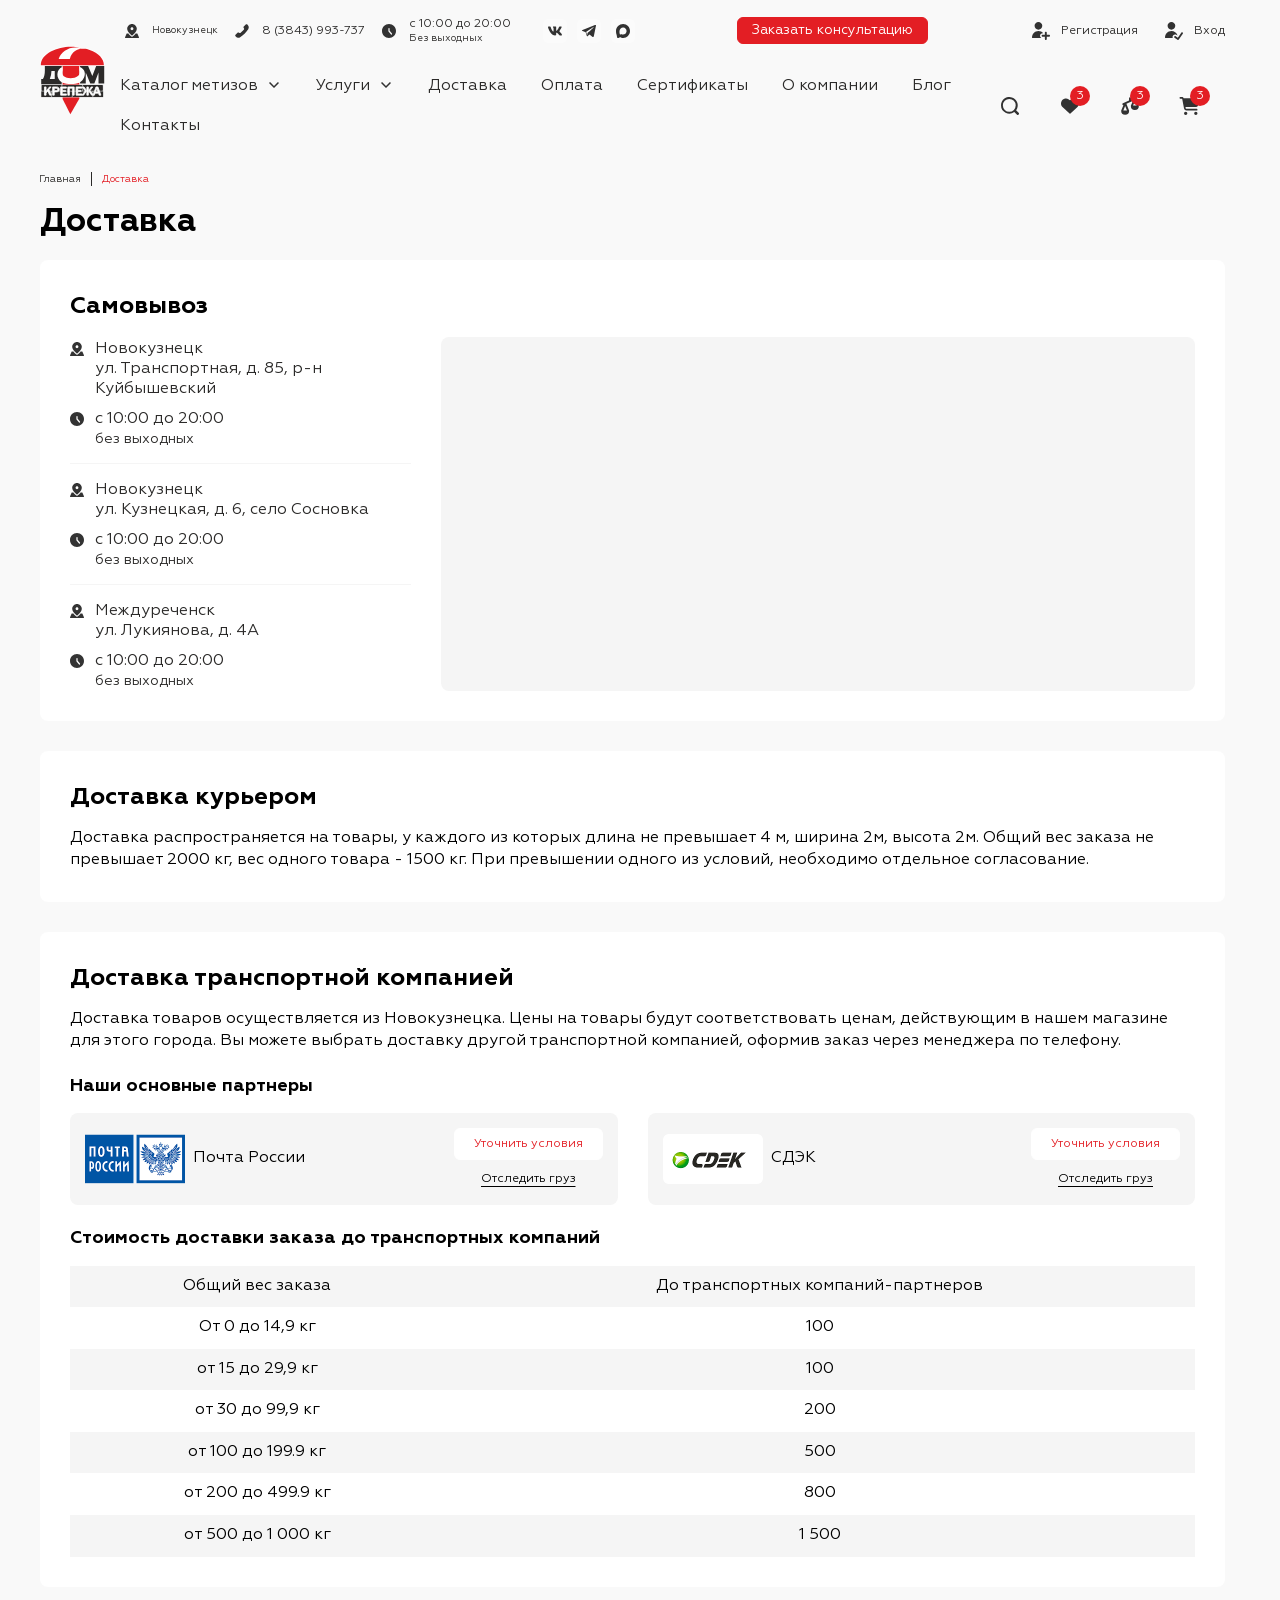
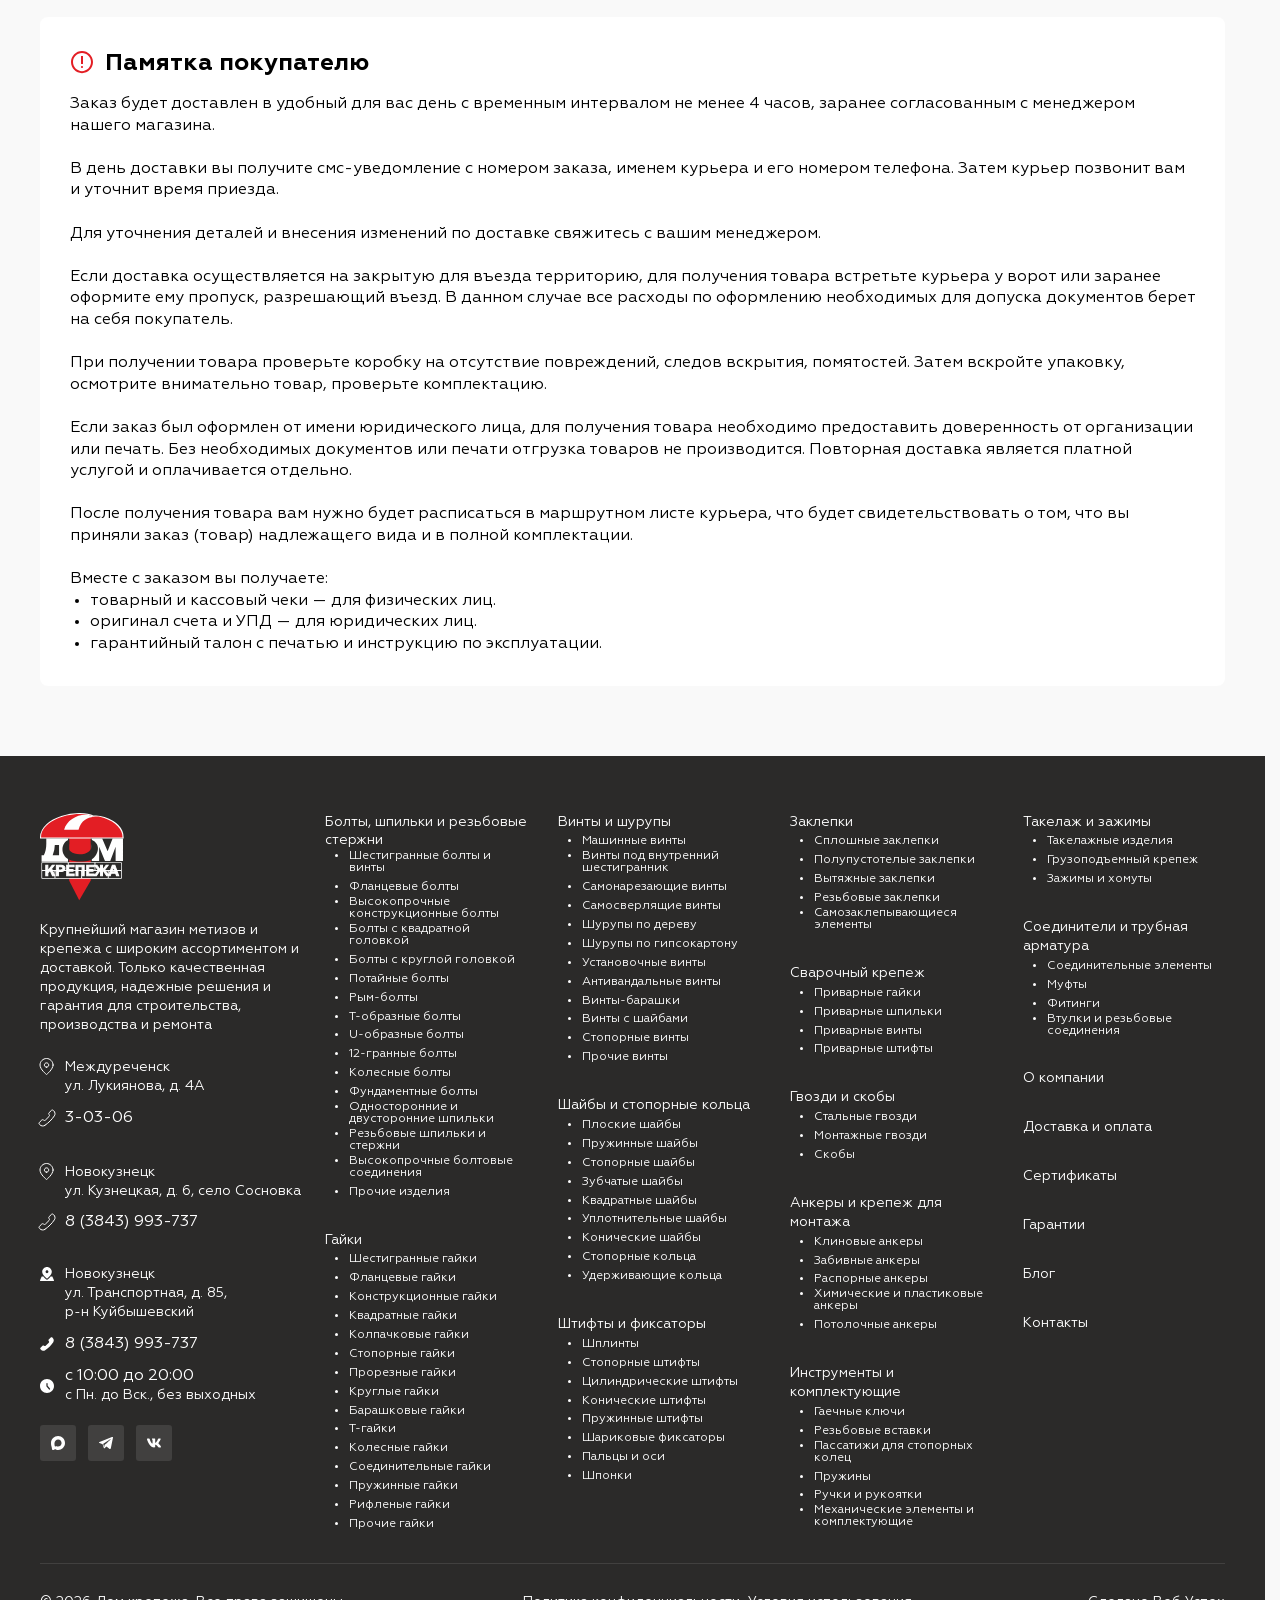
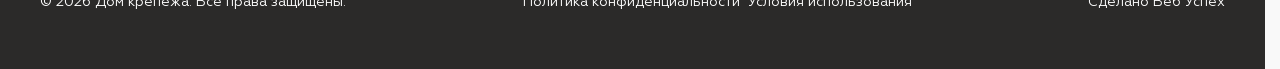
<file: delivery.html>
<!DOCTYPE html>
<html lang="ru">
    <head>
        <title>Главная</title>
        <meta http-equiv="X-UA-Compatible" content="IE=edge" />
        <meta charset="utf-8" />
        <meta name="keywords" content="" />
        <meta name="description" content="" />
        <meta name="author" content="" />
        <meta name="viewport" content="width=device-width, initial-scale=1.0" />
        <link rel="stylesheet" href="./css/reset.css" />
        <link rel="stylesheet" href="./css/fancybox.css" />
        <link rel="stylesheet" href="./css/swiper-bundle.min.css" />
        <link rel="stylesheet" href="./css/nouislider.min.css" />

        <script src="./js/nouislider.min.js" defer></script>
        <script src="./js/swiper-bundle.min.js" defer></script>
        <script src="./js/inputmask.min.js" defer></script>
        <script src="./js/filter.js" defer></script>
        <script src="./js/counter.js" defer></script>
        <script src="./js/fancybox.umd.js" defer></script>
        <script src="./js/scripts.js" defer></script>
        <link rel="stylesheet" href="./css/style.css" />
    </head>
    <body>
        <!-- wrap -->
        <div class="wrap">
            <!-- header -->
            <header class="header">
                <div class="inner-wrap">
                    <div class="logo-inner-wrap">
                        <a href="" class="logo">
                            <img src="./img/logo.svg" alt="" />
                        </a>
                        <a href="" class="logo logo-fix">
                            <img src="./img/logo-main.svg" alt="" />
                        </a>
                    </div>
                    <div class="header-panel-wrap">
                        <div class="panel-top-wrap">
                            <div class="contacts-inner-wrap">
                                <div class="contact-wrap">
                                    <a href="" class="btn-contact">
                                        <div class="button-ico">
                                            <img
                                                src="data:image/svg+xml,%3csvg%20width='24'%20height='14'%20viewBox='-4%200%2024%2014'%20fill='none'%20xmlns='http://www.w3.org/2000/svg'%3e%3cpath%20fill-rule='evenodd'%20clip-rule='evenodd'%20d='M8.00013%200C10.6217%200%2012.8062%202.18456%2012.8062%204.8061C12.8062%205.66169%2012.5121%206.50548%2012.1011%207.26998C11.6885%208.03746%2011.1423%208.75405%2010.5997%209.36412C10.056%209.97539%209.50667%2010.49%209.07866%2010.8536C8.86488%2011.0352%208.67776%2011.1822%208.53349%2011.2863C8.46226%2011.3377%208.3955%2011.3829%208.33788%2011.4175C8.30984%2011.4343%208.27567%2011.4537%208.23934%2011.4705C8.22125%2011.4788%208.19523%2011.49%208.16418%2011.4999C8.13976%2011.5077%208.07871%2011.526%208.00013%2011.526C7.92086%2011.526%207.85933%2011.5074%207.83484%2011.4995C7.80363%2011.4894%207.7775%2011.4781%207.75939%2011.4697C7.72298%2011.4527%207.68878%2011.4332%207.66075%2011.4162C7.60315%2011.3813%207.53642%2011.3357%207.46522%2011.2839C7.32105%2011.1791%207.13401%2011.0311%206.92034%2010.8483C6.49255%2010.4825%205.94347%209.96523%205.40006%209.35232C4.85773%208.74064%204.31181%208.0234%203.89933%207.25772C3.48862%206.49532%203.19403%205.65498%203.19403%204.8061C3.19403%202.18456%205.37859%200%208.00013%200ZM8.00013%206.24146C7.2074%206.24146%206.56476%205.59883%206.56476%204.8061C6.56476%204.01337%207.2074%203.37073%208.00013%203.37073C8.79286%203.37073%209.43549%204.01337%209.43549%204.8061C9.43549%205.59883%208.79286%206.24146%208.00013%206.24146ZM11.0993%2010.1571C11.2838%209.94972%2011.4684%209.73242%2011.6496%209.50667H12.0713H12.9927C13.1927%209.50667%2013.3735%209.62587%2013.4523%209.80971L14.95%2013.3045C15.0162%2013.459%2015.0004%2013.6364%2014.9079%2013.7767C14.8154%2013.917%2014.6585%2014.0014%2014.4905%2014.0014H1.50977C1.3417%2014.0014%201.18487%2013.917%201.09235%2013.7767C0.999825%2013.6364%200.983988%2013.459%201.0502%2013.3045L2.54796%209.80971C2.62675%209.62587%202.80752%209.50667%203.00754%209.50667H3.92887H4.36287C4.53994%209.72715%204.7202%209.93965%204.90029%2010.1427C5.56182%2010.8889%206.23036%2011.5188%206.75083%2011.9638C7.01085%2012.1862%207.23751%2012.3655%207.41111%2012.4917C7.497%2012.5542%207.57588%2012.608%207.64264%2012.6484C7.67525%2012.6682%207.71328%2012.6898%207.75272%2012.7082C7.77236%2012.7174%207.79979%2012.7292%207.8321%2012.7396C7.85771%2012.7479%207.92013%2012.7667%208.00007%2012.7667C8.07934%2012.7667%208.14128%2012.7482%208.1668%2012.7401C8.19896%2012.7298%208.22629%2012.7181%208.24589%2012.709C8.28526%2012.6908%208.32326%2012.6694%208.35588%2012.6498C8.42266%2012.6097%208.50155%2012.5563%208.5875%2012.4943C8.76119%2012.369%208.98795%2012.191%209.24807%2011.97C9.76874%2011.5277%2010.4376%2010.9011%2011.0993%2010.1571Z'%20fill='%23E31E24'/%3e%3c/svg%3e"
                                                alt=""
                                            />
                                        </div>
                                        <div class="button-title button-title-small">
                                            Новокузнецк
                                            <span class="button-title-info">
                                                ул. Транспортная, д. 85, р-н Куйбышевский
                                            </span>
                                        </div>
                                    </a>
                                </div>
                                <div class="contact-wrap">
                                    <a href="tel:83843993737" class="btn-contact">
                                        <div class="button-ico">
                                            <img
                                                src="data:image/svg+xml,%3csvg%20width='24'%20height='24'%20viewBox='-4%20-4%2024%2024'%20fill='none'%20xmlns='http://www.w3.org/2000/svg'%3e%3cg%20clip-path='url(%23clip0_86_3710)'%3e%3cpath%20d='M6.16951%2014.2407C5.52896%2014.654%204.76565%2014.8341%204.00793%2014.7507C3.25021%2014.6674%202.54429%2014.3257%202.00888%2013.7831L1.54081%2013.3254C1.3356%2013.1155%201.2207%2012.8336%201.2207%2012.5401C1.2207%2012.2465%201.3356%2011.9646%201.54081%2011.7547L3.52751%209.78885C3.73565%209.58429%204.0158%209.46967%204.30763%209.46967C4.59946%209.46967%204.87961%209.58429%205.08775%209.78885C5.29765%209.99405%205.57953%2010.1089%205.87307%2010.1089C6.16661%2010.1089%206.44849%209.99405%206.65839%209.78885L9.77886%206.66837C9.88296%206.56579%209.96562%206.44353%2010.022%206.30871C10.0785%206.17389%2010.1075%206.0292%2010.1075%205.88305C10.1075%205.7369%2010.0785%205.59221%2010.022%205.45739C9.96562%205.32257%209.88296%205.20032%209.77886%205.09773C9.57431%204.88959%209.45969%204.60944%209.45969%204.31761C9.45969%204.02579%209.57431%203.74563%209.77886%203.53749L11.7551%201.56119C11.965%201.35599%2012.2469%201.24109%2012.5405%201.24109C12.834%201.24109%2013.1159%201.35599%2013.3258%201.56119L13.7834%202.02927C14.326%202.56468%2014.6677%203.27059%2014.7511%204.02831C14.8344%204.78603%2014.6544%205.54934%2014.2411%206.1899C12.0879%209.36314%209.3483%2012.0957%206.16951%2014.2407Z'%20fill='%23E31E24'/%3e%3c/g%3e%3cdefs%3e%3cclipPath%20id='clip0_86_3710'%3e%3crect%20width='14'%20height='14'%20fill='white'%20transform='translate(1%201)'/%3e%3c/clipPath%3e%3c/defs%3e%3c/svg%3e"
                                                alt=""
                                            />
                                        </div>
                                        <div class="button-title">8 (3843) 993-737</div>
                                    </a>
                                </div>
                                <div class="contact-wrap cnt-shedule">
                                    <a href="" class="btn-contact">
                                        <div class="button-ico">
                                            <img
                                                src="data:image/svg+xml,%3csvg%20width='24'%20height='24'%20viewBox='-4%20-4%2024%2024'%20fill='none'%20xmlns='http://www.w3.org/2000/svg'%3e%3cg%20clip-path='url(%23clip0_86_3716)'%3e%3cpath%20fill-rule='evenodd'%20clip-rule='evenodd'%20d='M8%2015C11.866%2015%2015%2011.866%2015%208C15%204.13401%2011.866%201%208%201C4.13401%201%201%204.13401%201%208C1%2011.866%204.13401%2015%208%2015ZM8.625%205.5C8.625%205.15482%208.34518%204.875%208%204.875C7.65482%204.875%207.375%205.15482%207.375%205.5V8C7.375%208.14621%207.42626%208.28779%207.51986%208.40012L10.0199%2011.4001C10.2408%2011.6653%2010.6349%2011.7011%2010.9001%2011.4801C11.1653%2011.2592%2011.2011%2010.8651%2010.9801%2010.5999L8.625%207.77372V5.5Z'%20fill='%23E31E24'/%3e%3c/g%3e%3cdefs%3e%3cclipPath%20id='clip0_86_3716'%3e%3crect%20width='14'%20height='14'%20fill='white'%20transform='translate(1%201)'/%3e%3c/clipPath%3e%3c/defs%3e%3c/svg%3e"
                                                alt=""
                                            />
                                        </div>
                                        <div class="button-title">
                                            с 10:00 до 20:00
                                            <span class="button-title-info">Без выходных</span>
                                        </div>
                                    </a>
                                </div>
                                <div class="soc-wrap">
                                    <a href="" class="btn-action-ico button-soc">
                                        <img
                                            src="data:image/svg+xml,%3csvg%20width='24'%20height='24'%20viewBox='0%200%2024%2024'%20fill='none'%20xmlns='http://www.w3.org/2000/svg'%3e%3cpath%20fill-rule='evenodd'%20clip-rule='evenodd'%20d='M18.6788%208.1094C18.7762%207.75816%2018.6788%207.5%2018.2156%207.5H16.684C16.2945%207.5%2016.1151%207.72299%2016.0177%207.96895C16.0177%207.96895%2015.2388%2010.0239%2014.1354%2011.3587C13.7784%2011.7452%2013.6162%2011.868%2013.4214%2011.868C13.3241%2011.868%2013.1832%2011.7452%2013.1832%2011.3939V8.1094C13.1832%207.68782%2013.0702%207.5%2012.7456%207.5H10.3387C10.0954%207.5%209.94906%207.69563%209.94906%207.88108C9.94906%208.28075%2010.5007%208.37288%2010.5575%209.49693V11.9384C10.5575%2012.4737%2010.4683%2012.5708%2010.2735%2012.5708C9.75433%2012.5708%208.49141%2010.5065%207.74223%208.14457C7.59542%207.68545%207.44817%207.5%207.05673%207.5H5.52512C5.08752%207.5%205%207.72299%205%207.96895C5%208.40805%205.51932%2010.5861%207.41775%2013.4665C8.68352%2015.4335%2010.4665%2016.5%2012.0892%2016.5C13.0628%2016.5%2013.1832%2016.2632%2013.1832%2015.8552V14.3684C13.1832%2013.8947%2013.2754%2013.8002%2013.5836%2013.8002C13.8109%2013.8002%2014.2003%2013.9232%2015.109%2014.8716C16.1475%2015.9955%2016.3186%2016.5%2016.9028%2016.5H18.4344C18.872%2016.5%2019.0908%2016.2632%2018.9645%2015.7957C18.8265%2015.3299%2018.3307%2014.6542%2017.6727%2013.8529C17.3158%2013.3962%2016.7802%2012.9044%2016.6181%2012.6585C16.3909%2012.3424%2016.4558%2012.2019%2016.6181%2011.921C16.6181%2011.921%2018.4841%209.07559%2018.6788%208.10951V8.1094Z'%20fill='%23E31E24'/%3e%3c/svg%3e"
                                            alt=""
                                        />
                                    </a>
                                    <a href="" class="btn-action-ico button-soc">
                                        <img
                                            src="data:image/svg+xml,%3csvg%20width='24'%20height='24'%20viewBox='0%200%2024%2024'%20fill='none'%20xmlns='http://www.w3.org/2000/svg'%3e%3cpath%20d='M17.9689%206.09456C17.9811%206.08912%2018.9824%205.64521%2019.0001%206.39143L16.7804%2017.5399C16.7804%2017.5399%2016.4658%2018.3092%2015.6271%2017.9422L12.4815%2015.5311L10.4552%2017.366C10.4506%2017.3695%2010.2953%2017.4866%2010.1231%2017.4178C10.1231%2017.4178%209.96583%2017.4005%209.79112%2016.8241C9.5989%2016.2299%208.65537%2013.1366%208.65537%2013.1366L5.52744%2012.0887C5.52744%2012.0887%205.05545%2011.9137%205.00303%2011.5467C4.95061%2011.1798%205.54502%2010.9705%205.54502%2010.9705L17.9689%206.09456ZM16.589%208.36604C16.6058%208.10697%2016.1765%208.36159%2016.169%208.36604L9.30186%2012.7352C9.19709%2012.8051%209.16243%2012.9272%209.19737%2013.0321L10.0187%2015.7235C10.0714%2015.8802%2010.2981%2015.8627%2010.3331%2015.6883L10.5255%2014.0457C10.5255%2013.9759%2010.56%2013.9235%2010.6124%2013.8885C11.2764%2013.2944%2016.2221%208.85601%2016.4317%208.64632C16.653%208.40804%2016.5922%208.3679%2016.589%208.36604Z'%20fill='%23E31E24'/%3e%3c/svg%3e"
                                            alt=""
                                        />
                                    </a>
                                    <a href="" class="btn-action-ico button-soc">
                                        <img
                                            src="data:image/svg+xml,%3csvg%20width='24'%20height='24'%20viewBox='0%200%2024%2024'%20fill='none'%20xmlns='http://www.w3.org/2000/svg'%3e%3cpath%20fill-rule='evenodd'%20clip-rule='evenodd'%20d='M12.1504%2018.96C10.7765%2018.96%2010.138%2018.7586%209.02816%2017.9528C8.32616%2018.8593%206.10315%2019.5677%206.00621%2018.3557C6.00621%2017.4459%205.80563%2016.677%205.57832%2015.8377C5.30754%2014.8036%205%2013.652%205%2011.9834C5%207.99815%208.25596%205%2012.1136%205C15.9747%205%2019%208.14588%2019%2012.0203C19.0129%2015.8348%2015.9484%2018.9397%2012.1504%2018.96ZM12.2072%208.44469C10.3285%208.34732%208.86436%209.65335%208.5401%2011.7014C8.27267%2013.3968%208.74736%2015.4616%209.15185%2015.5691C9.34574%2015.6161%209.8338%2015.2199%2010.138%2014.9144C10.641%2015.2634%2011.2268%2015.473%2011.8362%2015.5221C13.7828%2015.6161%2015.4461%2014.1277%2015.5769%2012.1748C15.6529%2010.2177%2014.1541%208.56004%2012.2072%208.44805L12.2072%208.44469Z'%20fill='%23E31E24'/%3e%3c/svg%3e"
                                            alt=""
                                        />
                                    </a>
                                </div>
                            </div>
                            <div class="order-inner-wrap">
                                <a href="" class="btn button-att">
                                    <div class="button-title">Заказать консультацию</div>
                                </a>
                            </div>
                            <div class="auth-inner-wrap">
                                <div class="auth-wrap">
                                    <a href="" class="btn-auth">
                                        <div class="button-ico">
                                            <img
                                                src="data:image/svg+xml,%3csvg%20width='24'%20height='24'%20viewBox='-3%20-3%2024%2024'%20fill='none'%20xmlns='http://www.w3.org/2000/svg'%3e%3cg%20clip-path='url(%23clip0_86_3737)'%3e%3cpath%20fill-rule='evenodd'%20clip-rule='evenodd'%20d='M10.2857%203.85714C10.2857%205.98738%208.55881%207.71429%206.42857%207.71429C4.29834%207.71429%202.57143%205.98738%202.57143%203.85714C2.57143%201.72691%204.29834%200%206.42857%200C8.55881%200%2010.2857%201.72691%2010.2857%203.85714ZM13.8214%209.64286C14.354%209.64286%2014.7857%2010.0746%2014.7857%2010.6071V12.8571H17.0357C17.5683%2012.8571%2018%2013.2889%2018%2013.8214C18%2014.354%2017.5683%2014.7857%2017.0357%2014.7857H14.7857V17.0357C14.7857%2017.5683%2014.354%2018%2013.8214%2018C13.2889%2018%2012.8571%2017.5683%2012.8571%2017.0357V14.7857H10.6071C10.0746%2014.7857%209.64286%2014.354%209.64286%2013.8214C9.64286%2013.2889%2010.0746%2012.8571%2010.6071%2012.8571H12.8571V10.6071C12.8571%2010.0746%2013.2889%209.64286%2013.8214%209.64286ZM6.42857%208.99996C8.34862%208.99996%2010.0721%209.84171%2011.25%2011.1763V11.25H10.6071C9.18698%2011.25%208.03571%2012.4013%208.03571%2013.8214C8.03571%2014.7896%208.57073%2015.6327%209.36122%2016.0714H0.642857C0.287817%2016.0714%200%2015.7836%200%2015.4286C0%2011.8781%202.87817%208.99996%206.42857%208.99996Z'%20fill='%23E31E24'/%3e%3c/g%3e%3cdefs%3e%3cclipPath%20id='clip0_86_3737'%3e%3crect%20width='18'%20height='18'%20fill='white'/%3e%3c/clipPath%3e%3c/defs%3e%3c/svg%3e"
                                                alt=""
                                            />
                                        </div>
                                        <div class="button-title">Регистрация</div>
                                    </a>
                                </div>
                                <div class="auth-wrap">
                                    <a href="" class="btn-auth">
                                        <div class="button-ico">
                                            <img
                                                src="data:image/svg+xml,%3csvg%20width='24'%20height='24'%20viewBox='-3%20-3%2024%2024'%20fill='none'%20xmlns='http://www.w3.org/2000/svg'%3e%3cg%20clip-path='url(%23clip0_86_3742)'%3e%3cpath%20fill-rule='evenodd'%20clip-rule='evenodd'%20d='M10.2857%203.85714C10.2857%205.98738%208.55881%207.71429%206.42857%207.71429C4.29834%207.71429%202.57143%205.98738%202.57143%203.85714C2.57143%201.72691%204.29834%200%206.42857%200C8.55881%200%2010.2857%201.72691%2010.2857%203.85714ZM7.77974%2016.0714H0.642857C0.287817%2016.0714%200%2015.7836%200%2015.4286C0%2011.8781%202.87817%208.99996%206.42857%208.99996C9.24026%208.99996%2011.6304%2010.805%2012.5032%2013.3196L12.4054%2013.4625L11.6328%2012.9425C10.4986%2012.1262%208.91481%2012.3652%208.07339%2013.4884C7.49591%2014.2595%207.41645%2015.2488%207.77974%2016.0714ZM17.8074%2011.8282C18.1266%2011.4019%2018.04%2010.7976%2017.6138%2010.4783C17.1876%2010.159%2016.5831%2010.2457%2016.2639%2010.6719L12.8306%2015.6858L10.7095%2014.2583C10.2832%2013.9389%209.67886%2014.0257%209.35958%2014.4519C9.04028%2014.8782%209.12698%2015.4826%209.55322%2015.8018L12.4461%2017.8075C12.6508%2017.9609%2012.9079%2018.0266%2013.1611%2017.9902C13.4142%2017.954%2013.6426%2017.8186%2013.796%2017.6139L17.8074%2011.8282Z'%20fill='%23E31E24'/%3e%3c/g%3e%3cdefs%3e%3cclipPath%20id='clip0_86_3742'%3e%3crect%20width='18'%20height='18'%20fill='white'/%3e%3c/clipPath%3e%3c/defs%3e%3c/svg%3e"
                                                alt=""
                                            />
                                        </div>
                                        <div class="button-title">Вход</div>
                                    </a>
                                </div>
                            </div>
                        </div>
                        <div class="panel-main-wrap">
                            <div class="popup-menu-wrap menu-inner-wrap js-popup-wrap">
                                <a href="" class="btn-popup btn-popup-menu js-btn-popup-toggle">
                                    <div class="button-title">Меню</div>
                                    <div class="button-ico">
                                        <img
                                            src="data:image/svg+xml,%3csvg%20width='24'%20height='25'%20viewBox='0%200%2024%2025'%20fill='none'%20xmlns='http://www.w3.org/2000/svg'%3e%3cpath%20fill-rule='evenodd'%20clip-rule='evenodd'%20d='M22%207.04823V5.03445H2V7.04823H22ZM22%2011.0758V13.0896H2V11.0758H22ZM22%2017.1171V19.1309H2V17.1171H22Z'%20fill='%23E31E24'/%3e%3c/svg%3e"
                                            alt=""
                                        />
                                    </div>
                                </a>
                                <div class="menu-content-block js-popup-block">
                                    <a href="" class="btn-popup-close btn-action-ico ico-close js-btn-popup-close"></a>
                                    <div class="menu-list-wrap">
                                        <ul class="menu menu-main">
                                            <li class="menu-catalog-li">
                                                <a href="" class="btn-menu">
                                                    <div class="button-title">Каталог метизов</div>
                                                </a>
                                                <ul class="menu">
                                                    <li>
                                                        <a href="" class="btn-action-catalog">
                                                            <div class="button-ico">
                                                                <img src="./img/menu01.svg" alt="" />
                                                            </div>
                                                            <div class="button-title">
                                                                Болты
                                                                <span class="button-title-info">125</span>
                                                            </div>
                                                        </a>
                                                    </li>
                                                    <li>
                                                        <a href="" class="btn-action-catalog">
                                                            <div class="button-ico">
                                                                <img src="./img/menu02.svg" alt="" />
                                                            </div>
                                                            <div class="button-title">
                                                                Гайки
                                                                <span class="button-title-info">125</span>
                                                            </div>
                                                        </a>
                                                    </li>
                                                    <li>
                                                        <a href="" class="btn-action-catalog">
                                                            <div class="button-ico">
                                                                <img src="./img/menu03.svg" alt="" />
                                                            </div>
                                                            <div class="button-title">
                                                                Шурупы
                                                                <span class="button-title-info">125</span>
                                                            </div>
                                                        </a>
                                                    </li>
                                                    <li>
                                                        <a href="" class="btn-action-catalog">
                                                            <div class="button-ico">
                                                                <img src="./img/menu04.svg" alt="" />
                                                            </div>
                                                            <div class="button-title">
                                                                Шайбы и стопорные кольца
                                                                <span class="button-title-info">125</span>
                                                            </div>
                                                        </a>
                                                    </li>
                                                    <li>
                                                        <a href="" class="btn-action-catalog">
                                                            <div class="button-ico">
                                                                <img src="./img/menu05.svg" alt="" />
                                                            </div>
                                                            <div class="button-title">
                                                                Штифты
                                                                <span class="button-title-info">125</span>
                                                            </div>
                                                        </a>
                                                    </li>
                                                    <li>
                                                        <a href="" class="btn-action-catalog">
                                                            <div class="button-ico">
                                                                <img src="./img/menu06.svg" alt="" />
                                                            </div>
                                                            <div class="button-title">
                                                                Заклепки
                                                                <span class="button-title-info">125</span>
                                                            </div>
                                                        </a>
                                                    </li>
                                                    <li>
                                                        <a href="" class="btn-action-catalog">
                                                            <div class="button-ico">
                                                                <img src="./img/menu07.svg" alt="" />
                                                            </div>
                                                            <div class="button-title">
                                                                Вставки
                                                                <span class="button-title-info">125</span>
                                                            </div>
                                                        </a>
                                                    </li>
                                                    <li>
                                                        <a href="" class="btn-action-catalog">
                                                            <div class="button-ico">
                                                                <img src="./img/menu08.svg" alt="" />
                                                            </div>
                                                            <div class="button-title">
                                                                Гвозди
                                                                <span class="button-title-info">125</span>
                                                            </div>
                                                        </a>
                                                    </li>
                                                    <li>
                                                        <a href="" class="btn-action-catalog">
                                                            <div class="button-ico">
                                                                <img src="./img/menu09.svg" alt="" />
                                                            </div>
                                                            <div class="button-title">
                                                                Инструменты
                                                                <span class="button-title-info">125</span>
                                                            </div>
                                                        </a>
                                                    </li>
                                                    <li>
                                                        <a href="" class="btn-action-catalog">
                                                            <div class="button-ico">
                                                                <img src="./img/menu10.svg" alt="" />
                                                            </div>
                                                            <div class="button-title">
                                                                Штифты и ключи
                                                                <span class="button-title-info">125</span>
                                                            </div>
                                                        </a>
                                                    </li>
                                                    <li>
                                                        <a href="" class="btn-action-catalog">
                                                            <div class="button-ico">
                                                                <img src="./img/menu11.svg" alt="" />
                                                            </div>
                                                            <div class="button-title">
                                                                Анкера
                                                                <span class="button-title-info">125</span>
                                                            </div>
                                                        </a>
                                                    </li>
                                                    <li>
                                                        <a href="" class="btn-action-catalog">
                                                            <div class="button-ico">
                                                                <img src="./img/menu12.svg" alt="" />
                                                            </div>
                                                            <div class="button-title">
                                                                Фитинги для труб
                                                                <span class="button-title-info">125</span>
                                                            </div>
                                                        </a>
                                                    </li>
                                                    <li>
                                                        <a href="" class="btn-action-catalog">
                                                            <div class="button-ico">
                                                                <img src="./img/menu13.svg" alt="" />
                                                            </div>
                                                            <div class="button-title">
                                                                Зажимы
                                                                <span class="button-title-info">125</span>
                                                            </div>
                                                        </a>
                                                    </li>
                                                    <li>
                                                        <a href="" class="btn-action-catalog">
                                                            <div class="button-ico">
                                                                <img src="./img/menu14.svg" alt="" />
                                                            </div>
                                                            <div class="button-title">
                                                                Резьбовые стержни
                                                                <span class="button-title-info">125</span>
                                                            </div>
                                                        </a>
                                                    </li>
                                                    <li>
                                                        <a href="" class="btn-action-catalog">
                                                            <div class="button-ico">
                                                                <img src="./img/menu15.svg" alt="" />
                                                            </div>
                                                            <div class="button-title">
                                                                Шпильки
                                                                <span class="button-title-info">125</span>
                                                            </div>
                                                        </a>
                                                    </li>
                                                    <li>
                                                        <a href="" class="btn-action-catalog">
                                                            <div class="button-ico">
                                                                <img src="./img/menu16.svg" alt="" />
                                                            </div>
                                                            <div class="button-title">
                                                                Такелаж
                                                                <span class="button-title-info">125</span>
                                                            </div>
                                                        </a>
                                                    </li>
                                                    <li>
                                                        <a href="" class="btn-action-catalog">
                                                            <div class="button-ico">
                                                                <img src="./img/menu17.svg" alt="" />
                                                            </div>
                                                            <div class="button-title">
                                                                Инженерные детали
                                                                <span class="button-title-info">125</span>
                                                            </div>
                                                        </a>
                                                    </li>
                                                    <li>
                                                        <a href="" class="btn-action-catalog">
                                                            <div class="button-ico">
                                                                <img src="./img/menu18.svg" alt="" />
                                                            </div>
                                                            <div class="button-title">
                                                                Перфорированный крипеж
                                                                <span class="button-title-info">125</span>
                                                            </div>
                                                        </a>
                                                    </li>
                                                    <li>
                                                        <a href="" class="btn-action-catalog">
                                                            <div class="button-ico">
                                                                <img src="./img/menu19.svg" alt="" />
                                                            </div>
                                                            <div class="button-title">
                                                                Дюбеля
                                                                <span class="button-title-info">125</span>
                                                            </div>
                                                        </a>
                                                    </li>
                                                    <li>
                                                        <a href="" class="btn-action-catalog">
                                                            <div class="button-ico">
                                                                <img src="./img/menu20.svg" alt="" />
                                                            </div>
                                                            <div class="button-title">
                                                                Гвозди
                                                                <span class="button-title-info">125</span>
                                                            </div>
                                                        </a>
                                                    </li>
                                                    <li>
                                                        <a href="" class="btn-action-catalog">
                                                            <div class="button-ico">
                                                                <img src="./img/menu21.svg" alt="" />
                                                            </div>
                                                            <div class="button-title">
                                                                Скобы
                                                                <span class="button-title-info">125</span>
                                                            </div>
                                                        </a>
                                                    </li>
                                                </ul>
                                            </li>
                                            <li>
                                                <a href="" class="btn-menu">
                                                    <div class="button-title">Услуги</div>
                                                </a>
                                                <ul class="menu">
                                                    <li>
                                                        <a href="" class="btn-action-catalog">
                                                            <div class="button-title">Услуга 1</div>
                                                        </a>
                                                    </li>
                                                    <li>
                                                        <a href="" class="btn-action-catalog">
                                                            <div class="button-title">Услуга 2</div>
                                                        </a>
                                                    </li>
                                                    <li>
                                                        <a href="" class="btn-action-catalog">
                                                            <div class="button-title">Услуга 3</div>
                                                        </a>
                                                    </li>
                                                </ul>
                                            </li>
                                            <li>
                                                <a href="" class="btn-menu">
                                                    <div class="button-title">Доставка</div>
                                                </a>
                                            </li>
                                            <li>
                                                <a href="" class="btn-menu">
                                                    <div class="button-title">Оплата</div>
                                                </a>
                                            </li>
                                            <li>
                                                <a href="" class="btn-menu">
                                                    <div class="button-title">Сертификаты</div>
                                                </a>
                                            </li>
                                            <li>
                                                <a href="" class="btn-menu">
                                                    <div class="button-title">О компании</div>
                                                </a>
                                            </li>
                                            <li>
                                                <a href="" class="btn-menu">
                                                    <div class="button-title">Блог</div>
                                                </a>
                                            </li>
                                            <li>
                                                <a href="" class="btn-menu">
                                                    <div class="button-title">Контакты</div>
                                                </a>
                                            </li>
                                        </ul>
                                    </div>
                                    <div class="contacts-inner-wrap">
                                        <div class="contact-wrap">
                                            <a href="" class="btn-contact">
                                                <div class="button-ico">
                                                    <img
                                                        src="data:image/svg+xml,%3csvg%20width='24'%20height='14'%20viewBox='-4%200%2024%2014'%20fill='none'%20xmlns='http://www.w3.org/2000/svg'%3e%3cpath%20fill-rule='evenodd'%20clip-rule='evenodd'%20d='M8.00013%200C10.6217%200%2012.8062%202.18456%2012.8062%204.8061C12.8062%205.66169%2012.5121%206.50548%2012.1011%207.26998C11.6885%208.03746%2011.1423%208.75405%2010.5997%209.36412C10.056%209.97539%209.50667%2010.49%209.07866%2010.8536C8.86488%2011.0352%208.67776%2011.1822%208.53349%2011.2863C8.46226%2011.3377%208.3955%2011.3829%208.33788%2011.4175C8.30984%2011.4343%208.27567%2011.4537%208.23934%2011.4705C8.22125%2011.4788%208.19523%2011.49%208.16418%2011.4999C8.13976%2011.5077%208.07871%2011.526%208.00013%2011.526C7.92086%2011.526%207.85933%2011.5074%207.83484%2011.4995C7.80363%2011.4894%207.7775%2011.4781%207.75939%2011.4697C7.72298%2011.4527%207.68878%2011.4332%207.66075%2011.4162C7.60315%2011.3813%207.53642%2011.3357%207.46522%2011.2839C7.32105%2011.1791%207.13401%2011.0311%206.92034%2010.8483C6.49255%2010.4825%205.94347%209.96523%205.40006%209.35232C4.85773%208.74064%204.31181%208.0234%203.89933%207.25772C3.48862%206.49532%203.19403%205.65498%203.19403%204.8061C3.19403%202.18456%205.37859%200%208.00013%200ZM8.00013%206.24146C7.2074%206.24146%206.56476%205.59883%206.56476%204.8061C6.56476%204.01337%207.2074%203.37073%208.00013%203.37073C8.79286%203.37073%209.43549%204.01337%209.43549%204.8061C9.43549%205.59883%208.79286%206.24146%208.00013%206.24146ZM11.0993%2010.1571C11.2838%209.94972%2011.4684%209.73242%2011.6496%209.50667H12.0713H12.9927C13.1927%209.50667%2013.3735%209.62587%2013.4523%209.80971L14.95%2013.3045C15.0162%2013.459%2015.0004%2013.6364%2014.9079%2013.7767C14.8154%2013.917%2014.6585%2014.0014%2014.4905%2014.0014H1.50977C1.3417%2014.0014%201.18487%2013.917%201.09235%2013.7767C0.999825%2013.6364%200.983988%2013.459%201.0502%2013.3045L2.54796%209.80971C2.62675%209.62587%202.80752%209.50667%203.00754%209.50667H3.92887H4.36287C4.53994%209.72715%204.7202%209.93965%204.90029%2010.1427C5.56182%2010.8889%206.23036%2011.5188%206.75083%2011.9638C7.01085%2012.1862%207.23751%2012.3655%207.41111%2012.4917C7.497%2012.5542%207.57588%2012.608%207.64264%2012.6484C7.67525%2012.6682%207.71328%2012.6898%207.75272%2012.7082C7.77236%2012.7174%207.79979%2012.7292%207.8321%2012.7396C7.85771%2012.7479%207.92013%2012.7667%208.00007%2012.7667C8.07934%2012.7667%208.14128%2012.7482%208.1668%2012.7401C8.19896%2012.7298%208.22629%2012.7181%208.24589%2012.709C8.28526%2012.6908%208.32326%2012.6694%208.35588%2012.6498C8.42266%2012.6097%208.50155%2012.5563%208.5875%2012.4943C8.76119%2012.369%208.98795%2012.191%209.24807%2011.97C9.76874%2011.5277%2010.4376%2010.9011%2011.0993%2010.1571Z'%20fill='%23E31E24'/%3e%3c/svg%3e"
                                                        alt=""
                                                    />
                                                </div>
                                                <div class="button-title button-title-small">
                                                    Новокузнецк
                                                    <span class="button-title-info">
                                                        ул. Транспортная, д. 85, р-н Куйбышевский
                                                    </span>
                                                </div>
                                            </a>
                                        </div>
                                        <div class="contact-wrap">
                                            <a href="tel:83843993737" class="btn-contact">
                                                <div class="button-ico">
                                                    <img
                                                        src="data:image/svg+xml,%3csvg%20width='24'%20height='24'%20viewBox='-4%20-4%2024%2024'%20fill='none'%20xmlns='http://www.w3.org/2000/svg'%3e%3cg%20clip-path='url(%23clip0_86_3710)'%3e%3cpath%20d='M6.16951%2014.2407C5.52896%2014.654%204.76565%2014.8341%204.00793%2014.7507C3.25021%2014.6674%202.54429%2014.3257%202.00888%2013.7831L1.54081%2013.3254C1.3356%2013.1155%201.2207%2012.8336%201.2207%2012.5401C1.2207%2012.2465%201.3356%2011.9646%201.54081%2011.7547L3.52751%209.78885C3.73565%209.58429%204.0158%209.46967%204.30763%209.46967C4.59946%209.46967%204.87961%209.58429%205.08775%209.78885C5.29765%209.99405%205.57953%2010.1089%205.87307%2010.1089C6.16661%2010.1089%206.44849%209.99405%206.65839%209.78885L9.77886%206.66837C9.88296%206.56579%209.96562%206.44353%2010.022%206.30871C10.0785%206.17389%2010.1075%206.0292%2010.1075%205.88305C10.1075%205.7369%2010.0785%205.59221%2010.022%205.45739C9.96562%205.32257%209.88296%205.20032%209.77886%205.09773C9.57431%204.88959%209.45969%204.60944%209.45969%204.31761C9.45969%204.02579%209.57431%203.74563%209.77886%203.53749L11.7551%201.56119C11.965%201.35599%2012.2469%201.24109%2012.5405%201.24109C12.834%201.24109%2013.1159%201.35599%2013.3258%201.56119L13.7834%202.02927C14.326%202.56468%2014.6677%203.27059%2014.7511%204.02831C14.8344%204.78603%2014.6544%205.54934%2014.2411%206.1899C12.0879%209.36314%209.3483%2012.0957%206.16951%2014.2407Z'%20fill='%23E31E24'/%3e%3c/g%3e%3cdefs%3e%3cclipPath%20id='clip0_86_3710'%3e%3crect%20width='14'%20height='14'%20fill='white'%20transform='translate(1%201)'/%3e%3c/clipPath%3e%3c/defs%3e%3c/svg%3e"
                                                        alt=""
                                                    />
                                                </div>
                                                <div class="button-title">8 (3843) 993-737</div>
                                            </a>
                                        </div>
                                        <div class="contact-wrap cnt-shedule">
                                            <a href="" class="btn-contact">
                                                <div class="button-ico">
                                                    <img
                                                        src="data:image/svg+xml,%3csvg%20width='24'%20height='24'%20viewBox='-4%20-4%2024%2024'%20fill='none'%20xmlns='http://www.w3.org/2000/svg'%3e%3cg%20clip-path='url(%23clip0_86_3716)'%3e%3cpath%20fill-rule='evenodd'%20clip-rule='evenodd'%20d='M8%2015C11.866%2015%2015%2011.866%2015%208C15%204.13401%2011.866%201%208%201C4.13401%201%201%204.13401%201%208C1%2011.866%204.13401%2015%208%2015ZM8.625%205.5C8.625%205.15482%208.34518%204.875%208%204.875C7.65482%204.875%207.375%205.15482%207.375%205.5V8C7.375%208.14621%207.42626%208.28779%207.51986%208.40012L10.0199%2011.4001C10.2408%2011.6653%2010.6349%2011.7011%2010.9001%2011.4801C11.1653%2011.2592%2011.2011%2010.8651%2010.9801%2010.5999L8.625%207.77372V5.5Z'%20fill='%23E31E24'/%3e%3c/g%3e%3cdefs%3e%3cclipPath%20id='clip0_86_3716'%3e%3crect%20width='14'%20height='14'%20fill='white'%20transform='translate(1%201)'/%3e%3c/clipPath%3e%3c/defs%3e%3c/svg%3e"
                                                        alt=""
                                                    />
                                                </div>
                                                <div class="button-title">
                                                    с 10:00 до 20:00
                                                    <span class="button-title-info">Без выходных</span>
                                                </div>
                                            </a>
                                        </div>
                                        <div class="soc-wrap">
                                            <a href="" class="btn-action-ico button-soc">
                                                <img
                                                    src="data:image/svg+xml,%3csvg%20width='24'%20height='24'%20viewBox='0%200%2024%2024'%20fill='none'%20xmlns='http://www.w3.org/2000/svg'%3e%3cpath%20fill-rule='evenodd'%20clip-rule='evenodd'%20d='M18.6788%208.1094C18.7762%207.75816%2018.6788%207.5%2018.2156%207.5H16.684C16.2945%207.5%2016.1151%207.72299%2016.0177%207.96895C16.0177%207.96895%2015.2388%2010.0239%2014.1354%2011.3587C13.7784%2011.7452%2013.6162%2011.868%2013.4214%2011.868C13.3241%2011.868%2013.1832%2011.7452%2013.1832%2011.3939V8.1094C13.1832%207.68782%2013.0702%207.5%2012.7456%207.5H10.3387C10.0954%207.5%209.94906%207.69563%209.94906%207.88108C9.94906%208.28075%2010.5007%208.37288%2010.5575%209.49693V11.9384C10.5575%2012.4737%2010.4683%2012.5708%2010.2735%2012.5708C9.75433%2012.5708%208.49141%2010.5065%207.74223%208.14457C7.59542%207.68545%207.44817%207.5%207.05673%207.5H5.52512C5.08752%207.5%205%207.72299%205%207.96895C5%208.40805%205.51932%2010.5861%207.41775%2013.4665C8.68352%2015.4335%2010.4665%2016.5%2012.0892%2016.5C13.0628%2016.5%2013.1832%2016.2632%2013.1832%2015.8552V14.3684C13.1832%2013.8947%2013.2754%2013.8002%2013.5836%2013.8002C13.8109%2013.8002%2014.2003%2013.9232%2015.109%2014.8716C16.1475%2015.9955%2016.3186%2016.5%2016.9028%2016.5H18.4344C18.872%2016.5%2019.0908%2016.2632%2018.9645%2015.7957C18.8265%2015.3299%2018.3307%2014.6542%2017.6727%2013.8529C17.3158%2013.3962%2016.7802%2012.9044%2016.6181%2012.6585C16.3909%2012.3424%2016.4558%2012.2019%2016.6181%2011.921C16.6181%2011.921%2018.4841%209.07559%2018.6788%208.10951V8.1094Z'%20fill='%23E31E24'/%3e%3c/svg%3e"
                                                    alt=""
                                                />
                                            </a>
                                            <a href="" class="btn-action-ico button-soc">
                                                <img
                                                    src="data:image/svg+xml,%3csvg%20width='24'%20height='24'%20viewBox='0%200%2024%2024'%20fill='none'%20xmlns='http://www.w3.org/2000/svg'%3e%3cpath%20d='M17.9689%206.09456C17.9811%206.08912%2018.9824%205.64521%2019.0001%206.39143L16.7804%2017.5399C16.7804%2017.5399%2016.4658%2018.3092%2015.6271%2017.9422L12.4815%2015.5311L10.4552%2017.366C10.4506%2017.3695%2010.2953%2017.4866%2010.1231%2017.4178C10.1231%2017.4178%209.96583%2017.4005%209.79112%2016.8241C9.5989%2016.2299%208.65537%2013.1366%208.65537%2013.1366L5.52744%2012.0887C5.52744%2012.0887%205.05545%2011.9137%205.00303%2011.5467C4.95061%2011.1798%205.54502%2010.9705%205.54502%2010.9705L17.9689%206.09456ZM16.589%208.36604C16.6058%208.10697%2016.1765%208.36159%2016.169%208.36604L9.30186%2012.7352C9.19709%2012.8051%209.16243%2012.9272%209.19737%2013.0321L10.0187%2015.7235C10.0714%2015.8802%2010.2981%2015.8627%2010.3331%2015.6883L10.5255%2014.0457C10.5255%2013.9759%2010.56%2013.9235%2010.6124%2013.8885C11.2764%2013.2944%2016.2221%208.85601%2016.4317%208.64632C16.653%208.40804%2016.5922%208.3679%2016.589%208.36604Z'%20fill='%23E31E24'/%3e%3c/svg%3e"
                                                    alt=""
                                                />
                                            </a>
                                            <a href="" class="btn-action-ico button-soc">
                                                <img
                                                    src="data:image/svg+xml,%3csvg%20width='24'%20height='24'%20viewBox='0%200%2024%2024'%20fill='none'%20xmlns='http://www.w3.org/2000/svg'%3e%3cpath%20fill-rule='evenodd'%20clip-rule='evenodd'%20d='M12.1504%2018.96C10.7765%2018.96%2010.138%2018.7586%209.02816%2017.9528C8.32616%2018.8593%206.10315%2019.5677%206.00621%2018.3557C6.00621%2017.4459%205.80563%2016.677%205.57832%2015.8377C5.30754%2014.8036%205%2013.652%205%2011.9834C5%207.99815%208.25596%205%2012.1136%205C15.9747%205%2019%208.14588%2019%2012.0203C19.0129%2015.8348%2015.9484%2018.9397%2012.1504%2018.96ZM12.2072%208.44469C10.3285%208.34732%208.86436%209.65335%208.5401%2011.7014C8.27267%2013.3968%208.74736%2015.4616%209.15185%2015.5691C9.34574%2015.6161%209.8338%2015.2199%2010.138%2014.9144C10.641%2015.2634%2011.2268%2015.473%2011.8362%2015.5221C13.7828%2015.6161%2015.4461%2014.1277%2015.5769%2012.1748C15.6529%2010.2177%2014.1541%208.56004%2012.2072%208.44805L12.2072%208.44469Z'%20fill='%23E31E24'/%3e%3c/svg%3e"
                                                    alt=""
                                                />
                                            </a>
                                        </div>
                                    </div>
                                </div>
                            </div>
                            <div class="actions-inner-wrap">
                                <div class="search-wrap js-popup-wrap">
                                    <a href="" class="btn-action btn-action-ico ico-search js-btn-popup-toggle"></a>
                                    <div class="search-content-block js-popup-block">
                                        <form action="/" class="frm-main-search">
                                            <div class="field-input">
                                                <input type="text" class="form-input" placeholder="Поиск" />
                                            </div>
                                            <div class="field-button">
                                                <button type="submit" class="button-form btn">
                                                    <div class="button-title">Найти</div>
                                                    <div class="button-ico">
                                                        <img
                                                            src="data:image/svg+xml,%3csvg%20width='24'%20height='24'%20viewBox='-3%20-3%2024%2024'%20fill='none'%20xmlns='http://www.w3.org/2000/svg'%3e%3cg%20clip-path='url(%23clip0_86_3775)'%3e%3cpath%20fill-rule='evenodd'%20clip-rule='evenodd'%20d='M8.35714%201.92857C4.80675%201.92857%201.92857%204.80675%201.92857%208.35714C1.92857%2011.9075%204.80675%2014.7857%208.35714%2014.7857C11.9075%2014.7857%2014.7857%2011.9075%2014.7857%208.35714C14.7857%204.80675%2011.9075%201.92857%208.35714%201.92857ZM0%208.35714C0%203.74162%203.74162%200%208.35714%200C12.9727%200%2016.7143%203.74162%2016.7143%208.35714C16.7143%2010.201%2016.1172%2011.9054%2015.1057%2013.2875L17.6237%2015.8054C18.1259%2016.3075%2018.1259%2017.1216%2017.6237%2017.6237C17.1216%2018.1257%2016.3076%2018.1257%2015.8054%2017.6237L13.2875%2015.1057C11.9054%2016.1172%2010.201%2016.7143%208.35714%2016.7143C3.74162%2016.7143%200%2012.9727%200%208.35714Z'%20fill='%23E31E24'/%3e%3c/g%3e%3cdefs%3e%3cclipPath%20id='clip0_86_3775'%3e%3crect%20width='18'%20height='18'%20fill='white'/%3e%3c/clipPath%3e%3c/defs%3e%3c/svg%3e"
                                                            alt=""
                                                        />
                                                    </div>
                                                </button>
                                            </div>
                                        </form>
                                    </div>
                                </div>
                                <div class="action-wrap">
                                    <a href="" class="btn-action btn-action-ico ico-fav" data-count="3"></a>
                                </div>
                                <div class="action-wrap">
                                    <a href="" class="btn-action btn-action-ico ico-compare" data-count="3"></a>
                                </div>
                                <div class="action-wrap">
                                    <a href="" class="btn-action btn-action-ico ico-cart" data-count="3"></a>
                                </div>
                            </div>
                        </div>
                    </div>
                </div>
            </header>
            <!-- /header -->
            <!-- page -->
            <div class="page-full">
                <!--breadcrumbs-box-->
                <div class="breadcrumbs-box">
                    <ol class="menu">
                        <li><a href="">Главная</a></li>
                        <li><a href="">Доставка</a></li>
                    </ol>
                </div>
                <!--/breadcrumbs-box-->

                <!--page-title-box-->
                <div class="page-title-box">
                    <div class="title-wrap">
                        <h1 class="h1-title section-title">Доставка</h1>
                    </div>
                </div>
                <!--/page-title-box-->

                <!--section-box-->
                <div class="section-box">
                    <h2 class="h2-title">Самовывоз</h2>
                    <!--info-contacts-box-->
                    <div class="info-contacts-box">
                        <div class="contacts-inner-wrap">
                            <div class="contact-section-wrap">
                                <div class="contact-wrap">
                                    <a href="" class="btn-contact">
                                        <div class="button-ico">
                                            <img
                                                src="data:image/svg+xml,%3csvg%20width='24'%20height='14'%20viewBox='-4%200%2024%2014'%20fill='none'%20xmlns='http://www.w3.org/2000/svg'%3e%3cpath%20fill-rule='evenodd'%20clip-rule='evenodd'%20d='M8.00013%200C10.6217%200%2012.8062%202.18456%2012.8062%204.8061C12.8062%205.66169%2012.5121%206.50548%2012.1011%207.26998C11.6885%208.03746%2011.1423%208.75405%2010.5997%209.36412C10.056%209.97539%209.50667%2010.49%209.07866%2010.8536C8.86488%2011.0352%208.67776%2011.1822%208.53349%2011.2863C8.46226%2011.3377%208.3955%2011.3829%208.33788%2011.4175C8.30984%2011.4343%208.27567%2011.4537%208.23934%2011.4705C8.22125%2011.4788%208.19523%2011.49%208.16418%2011.4999C8.13976%2011.5077%208.07871%2011.526%208.00013%2011.526C7.92086%2011.526%207.85933%2011.5074%207.83484%2011.4995C7.80363%2011.4894%207.7775%2011.4781%207.75939%2011.4697C7.72298%2011.4527%207.68878%2011.4332%207.66075%2011.4162C7.60315%2011.3813%207.53642%2011.3357%207.46522%2011.2839C7.32105%2011.1791%207.13401%2011.0311%206.92034%2010.8483C6.49255%2010.4825%205.94347%209.96523%205.40006%209.35232C4.85773%208.74064%204.31181%208.0234%203.89933%207.25772C3.48862%206.49532%203.19403%205.65498%203.19403%204.8061C3.19403%202.18456%205.37859%200%208.00013%200ZM8.00013%206.24146C7.2074%206.24146%206.56476%205.59883%206.56476%204.8061C6.56476%204.01337%207.2074%203.37073%208.00013%203.37073C8.79286%203.37073%209.43549%204.01337%209.43549%204.8061C9.43549%205.59883%208.79286%206.24146%208.00013%206.24146ZM11.0993%2010.1571C11.2838%209.94972%2011.4684%209.73242%2011.6496%209.50667H12.0713H12.9927C13.1927%209.50667%2013.3735%209.62587%2013.4523%209.80971L14.95%2013.3045C15.0162%2013.459%2015.0004%2013.6364%2014.9079%2013.7767C14.8154%2013.917%2014.6585%2014.0014%2014.4905%2014.0014H1.50977C1.3417%2014.0014%201.18487%2013.917%201.09235%2013.7767C0.999825%2013.6364%200.983988%2013.459%201.0502%2013.3045L2.54796%209.80971C2.62675%209.62587%202.80752%209.50667%203.00754%209.50667H3.92887H4.36287C4.53994%209.72715%204.7202%209.93965%204.90029%2010.1427C5.56182%2010.8889%206.23036%2011.5188%206.75083%2011.9638C7.01085%2012.1862%207.23751%2012.3655%207.41111%2012.4917C7.497%2012.5542%207.57588%2012.608%207.64264%2012.6484C7.67525%2012.6682%207.71328%2012.6898%207.75272%2012.7082C7.77236%2012.7174%207.79979%2012.7292%207.8321%2012.7396C7.85771%2012.7479%207.92013%2012.7667%208.00007%2012.7667C8.07934%2012.7667%208.14128%2012.7482%208.1668%2012.7401C8.19896%2012.7298%208.22629%2012.7181%208.24589%2012.709C8.28526%2012.6908%208.32326%2012.6694%208.35588%2012.6498C8.42266%2012.6097%208.50155%2012.5563%208.5875%2012.4943C8.76119%2012.369%208.98795%2012.191%209.24807%2011.97C9.76874%2011.5277%2010.4376%2010.9011%2011.0993%2010.1571Z'%20fill='%23E31E24'/%3e%3c/svg%3e"
                                                alt=""
                                            />
                                        </div>
                                        <div class="button-title">
                                            Новокузнецк
                                            <span class="button-title-info">
                                                ул. Транспортная, д. 85, р-н Куйбышевский
                                            </span>
                                        </div>
                                    </a>
                                </div>
                                <div class="contact-wrap">
                                    <a href="" class="btn-contact">
                                        <div class="button-ico">
                                            <img
                                                src="data:image/svg+xml,%3csvg%20width='24'%20height='24'%20viewBox='-4%20-4%2024%2024'%20fill='none'%20xmlns='http://www.w3.org/2000/svg'%3e%3cg%20clip-path='url(%23clip0_86_3716)'%3e%3cpath%20fill-rule='evenodd'%20clip-rule='evenodd'%20d='M8%2015C11.866%2015%2015%2011.866%2015%208C15%204.13401%2011.866%201%208%201C4.13401%201%201%204.13401%201%208C1%2011.866%204.13401%2015%208%2015ZM8.625%205.5C8.625%205.15482%208.34518%204.875%208%204.875C7.65482%204.875%207.375%205.15482%207.375%205.5V8C7.375%208.14621%207.42626%208.28779%207.51986%208.40012L10.0199%2011.4001C10.2408%2011.6653%2010.6349%2011.7011%2010.9001%2011.4801C11.1653%2011.2592%2011.2011%2010.8651%2010.9801%2010.5999L8.625%207.77372V5.5Z'%20fill='%23E31E24'/%3e%3c/g%3e%3cdefs%3e%3cclipPath%20id='clip0_86_3716'%3e%3crect%20width='14'%20height='14'%20fill='white'%20transform='translate(1%201)'/%3e%3c/clipPath%3e%3c/defs%3e%3c/svg%3e"
                                                alt=""
                                            />
                                        </div>
                                        <div class="button-title">
                                            с 10:00 до 20:00
                                            <span class="button-title-info button-title-info-small">
                                                без&nbsp;выходных
                                            </span>
                                        </div>
                                    </a>
                                </div>
                            </div>
                            <div class="contact-section-wrap">
                                <div class="contact-wrap">
                                    <a href="" class="btn-contact">
                                        <div class="button-ico">
                                            <img
                                                src="data:image/svg+xml,%3csvg%20width='24'%20height='14'%20viewBox='-4%200%2024%2014'%20fill='none'%20xmlns='http://www.w3.org/2000/svg'%3e%3cpath%20fill-rule='evenodd'%20clip-rule='evenodd'%20d='M8.00013%200C10.6217%200%2012.8062%202.18456%2012.8062%204.8061C12.8062%205.66169%2012.5121%206.50548%2012.1011%207.26998C11.6885%208.03746%2011.1423%208.75405%2010.5997%209.36412C10.056%209.97539%209.50667%2010.49%209.07866%2010.8536C8.86488%2011.0352%208.67776%2011.1822%208.53349%2011.2863C8.46226%2011.3377%208.3955%2011.3829%208.33788%2011.4175C8.30984%2011.4343%208.27567%2011.4537%208.23934%2011.4705C8.22125%2011.4788%208.19523%2011.49%208.16418%2011.4999C8.13976%2011.5077%208.07871%2011.526%208.00013%2011.526C7.92086%2011.526%207.85933%2011.5074%207.83484%2011.4995C7.80363%2011.4894%207.7775%2011.4781%207.75939%2011.4697C7.72298%2011.4527%207.68878%2011.4332%207.66075%2011.4162C7.60315%2011.3813%207.53642%2011.3357%207.46522%2011.2839C7.32105%2011.1791%207.13401%2011.0311%206.92034%2010.8483C6.49255%2010.4825%205.94347%209.96523%205.40006%209.35232C4.85773%208.74064%204.31181%208.0234%203.89933%207.25772C3.48862%206.49532%203.19403%205.65498%203.19403%204.8061C3.19403%202.18456%205.37859%200%208.00013%200ZM8.00013%206.24146C7.2074%206.24146%206.56476%205.59883%206.56476%204.8061C6.56476%204.01337%207.2074%203.37073%208.00013%203.37073C8.79286%203.37073%209.43549%204.01337%209.43549%204.8061C9.43549%205.59883%208.79286%206.24146%208.00013%206.24146ZM11.0993%2010.1571C11.2838%209.94972%2011.4684%209.73242%2011.6496%209.50667H12.0713H12.9927C13.1927%209.50667%2013.3735%209.62587%2013.4523%209.80971L14.95%2013.3045C15.0162%2013.459%2015.0004%2013.6364%2014.9079%2013.7767C14.8154%2013.917%2014.6585%2014.0014%2014.4905%2014.0014H1.50977C1.3417%2014.0014%201.18487%2013.917%201.09235%2013.7767C0.999825%2013.6364%200.983988%2013.459%201.0502%2013.3045L2.54796%209.80971C2.62675%209.62587%202.80752%209.50667%203.00754%209.50667H3.92887H4.36287C4.53994%209.72715%204.7202%209.93965%204.90029%2010.1427C5.56182%2010.8889%206.23036%2011.5188%206.75083%2011.9638C7.01085%2012.1862%207.23751%2012.3655%207.41111%2012.4917C7.497%2012.5542%207.57588%2012.608%207.64264%2012.6484C7.67525%2012.6682%207.71328%2012.6898%207.75272%2012.7082C7.77236%2012.7174%207.79979%2012.7292%207.8321%2012.7396C7.85771%2012.7479%207.92013%2012.7667%208.00007%2012.7667C8.07934%2012.7667%208.14128%2012.7482%208.1668%2012.7401C8.19896%2012.7298%208.22629%2012.7181%208.24589%2012.709C8.28526%2012.6908%208.32326%2012.6694%208.35588%2012.6498C8.42266%2012.6097%208.50155%2012.5563%208.5875%2012.4943C8.76119%2012.369%208.98795%2012.191%209.24807%2011.97C9.76874%2011.5277%2010.4376%2010.9011%2011.0993%2010.1571Z'%20fill='%23E31E24'/%3e%3c/svg%3e"
                                                alt=""
                                            />
                                        </div>
                                        <div class="button-title">
                                            Новокузнецк
                                            <span class="button-title-info">ул. Кузнецкая, д. 6, село Сосновка</span>
                                        </div>
                                    </a>
                                </div>
                                <div class="contact-wrap">
                                    <a href="" class="btn-contact">
                                        <div class="button-ico">
                                            <img
                                                src="data:image/svg+xml,%3csvg%20width='24'%20height='24'%20viewBox='-4%20-4%2024%2024'%20fill='none'%20xmlns='http://www.w3.org/2000/svg'%3e%3cg%20clip-path='url(%23clip0_86_3716)'%3e%3cpath%20fill-rule='evenodd'%20clip-rule='evenodd'%20d='M8%2015C11.866%2015%2015%2011.866%2015%208C15%204.13401%2011.866%201%208%201C4.13401%201%201%204.13401%201%208C1%2011.866%204.13401%2015%208%2015ZM8.625%205.5C8.625%205.15482%208.34518%204.875%208%204.875C7.65482%204.875%207.375%205.15482%207.375%205.5V8C7.375%208.14621%207.42626%208.28779%207.51986%208.40012L10.0199%2011.4001C10.2408%2011.6653%2010.6349%2011.7011%2010.9001%2011.4801C11.1653%2011.2592%2011.2011%2010.8651%2010.9801%2010.5999L8.625%207.77372V5.5Z'%20fill='%23E31E24'/%3e%3c/g%3e%3cdefs%3e%3cclipPath%20id='clip0_86_3716'%3e%3crect%20width='14'%20height='14'%20fill='white'%20transform='translate(1%201)'/%3e%3c/clipPath%3e%3c/defs%3e%3c/svg%3e"
                                                alt=""
                                            />
                                        </div>
                                        <div class="button-title">
                                            с 10:00 до 20:00
                                            <span class="button-title-info button-title-info-small">
                                                без&nbsp;выходных
                                            </span>
                                        </div>
                                    </a>
                                </div>
                            </div>
                            <div class="contact-section-wrap">
                                <div class="contact-wrap">
                                    <a href="" class="btn-contact">
                                        <div class="button-ico">
                                            <img
                                                src="data:image/svg+xml,%3csvg%20width='24'%20height='14'%20viewBox='-4%200%2024%2014'%20fill='none'%20xmlns='http://www.w3.org/2000/svg'%3e%3cpath%20fill-rule='evenodd'%20clip-rule='evenodd'%20d='M8.00013%200C10.6217%200%2012.8062%202.18456%2012.8062%204.8061C12.8062%205.66169%2012.5121%206.50548%2012.1011%207.26998C11.6885%208.03746%2011.1423%208.75405%2010.5997%209.36412C10.056%209.97539%209.50667%2010.49%209.07866%2010.8536C8.86488%2011.0352%208.67776%2011.1822%208.53349%2011.2863C8.46226%2011.3377%208.3955%2011.3829%208.33788%2011.4175C8.30984%2011.4343%208.27567%2011.4537%208.23934%2011.4705C8.22125%2011.4788%208.19523%2011.49%208.16418%2011.4999C8.13976%2011.5077%208.07871%2011.526%208.00013%2011.526C7.92086%2011.526%207.85933%2011.5074%207.83484%2011.4995C7.80363%2011.4894%207.7775%2011.4781%207.75939%2011.4697C7.72298%2011.4527%207.68878%2011.4332%207.66075%2011.4162C7.60315%2011.3813%207.53642%2011.3357%207.46522%2011.2839C7.32105%2011.1791%207.13401%2011.0311%206.92034%2010.8483C6.49255%2010.4825%205.94347%209.96523%205.40006%209.35232C4.85773%208.74064%204.31181%208.0234%203.89933%207.25772C3.48862%206.49532%203.19403%205.65498%203.19403%204.8061C3.19403%202.18456%205.37859%200%208.00013%200ZM8.00013%206.24146C7.2074%206.24146%206.56476%205.59883%206.56476%204.8061C6.56476%204.01337%207.2074%203.37073%208.00013%203.37073C8.79286%203.37073%209.43549%204.01337%209.43549%204.8061C9.43549%205.59883%208.79286%206.24146%208.00013%206.24146ZM11.0993%2010.1571C11.2838%209.94972%2011.4684%209.73242%2011.6496%209.50667H12.0713H12.9927C13.1927%209.50667%2013.3735%209.62587%2013.4523%209.80971L14.95%2013.3045C15.0162%2013.459%2015.0004%2013.6364%2014.9079%2013.7767C14.8154%2013.917%2014.6585%2014.0014%2014.4905%2014.0014H1.50977C1.3417%2014.0014%201.18487%2013.917%201.09235%2013.7767C0.999825%2013.6364%200.983988%2013.459%201.0502%2013.3045L2.54796%209.80971C2.62675%209.62587%202.80752%209.50667%203.00754%209.50667H3.92887H4.36287C4.53994%209.72715%204.7202%209.93965%204.90029%2010.1427C5.56182%2010.8889%206.23036%2011.5188%206.75083%2011.9638C7.01085%2012.1862%207.23751%2012.3655%207.41111%2012.4917C7.497%2012.5542%207.57588%2012.608%207.64264%2012.6484C7.67525%2012.6682%207.71328%2012.6898%207.75272%2012.7082C7.77236%2012.7174%207.79979%2012.7292%207.8321%2012.7396C7.85771%2012.7479%207.92013%2012.7667%208.00007%2012.7667C8.07934%2012.7667%208.14128%2012.7482%208.1668%2012.7401C8.19896%2012.7298%208.22629%2012.7181%208.24589%2012.709C8.28526%2012.6908%208.32326%2012.6694%208.35588%2012.6498C8.42266%2012.6097%208.50155%2012.5563%208.5875%2012.4943C8.76119%2012.369%208.98795%2012.191%209.24807%2011.97C9.76874%2011.5277%2010.4376%2010.9011%2011.0993%2010.1571Z'%20fill='%23E31E24'/%3e%3c/svg%3e"
                                                alt=""
                                            />
                                        </div>
                                        <div class="button-title">
                                            Междуреченск
                                            <span class="button-title-info">ул. Лукиянова, д. 4А</span>
                                        </div>
                                    </a>
                                </div>
                                <div class="contact-wrap">
                                    <a href="" class="btn-contact">
                                        <div class="button-ico">
                                            <img
                                                src="data:image/svg+xml,%3csvg%20width='24'%20height='24'%20viewBox='-4%20-4%2024%2024'%20fill='none'%20xmlns='http://www.w3.org/2000/svg'%3e%3cg%20clip-path='url(%23clip0_86_3716)'%3e%3cpath%20fill-rule='evenodd'%20clip-rule='evenodd'%20d='M8%2015C11.866%2015%2015%2011.866%2015%208C15%204.13401%2011.866%201%208%201C4.13401%201%201%204.13401%201%208C1%2011.866%204.13401%2015%208%2015ZM8.625%205.5C8.625%205.15482%208.34518%204.875%208%204.875C7.65482%204.875%207.375%205.15482%207.375%205.5V8C7.375%208.14621%207.42626%208.28779%207.51986%208.40012L10.0199%2011.4001C10.2408%2011.6653%2010.6349%2011.7011%2010.9001%2011.4801C11.1653%2011.2592%2011.2011%2010.8651%2010.9801%2010.5999L8.625%207.77372V5.5Z'%20fill='%23E31E24'/%3e%3c/g%3e%3cdefs%3e%3cclipPath%20id='clip0_86_3716'%3e%3crect%20width='14'%20height='14'%20fill='white'%20transform='translate(1%201)'/%3e%3c/clipPath%3e%3c/defs%3e%3c/svg%3e"
                                                alt=""
                                            />
                                        </div>
                                        <div class="button-title">
                                            с 10:00 до 20:00
                                            <span class="button-title-info button-title-info-small">
                                                без&nbsp;выходных
                                            </span>
                                        </div>
                                    </a>
                                </div>
                            </div>
                        </div>
                        <div class="map-inner-wrap">
                            <iframe
                                src="https://yandex.ru/map-widget/v1/?ll=87.099018%2C53.732371&z=17&l=map&pt=87.099018%2C53.732371%2Cflag"
                                allowfullscreen="true"
                            ></iframe>
                        </div>
                    </div>
                    <!--/info-contacts-box-->
                </div>
                <!--/section-box-->

                <!--section-box-->
                <div class="section-box">
                    <h2 class="h2-title">Доставка курьером</h2>
                    <p>
                        Доставка распространяется на товары, у каждого из которых длина не превышает 4 м, ширина 2м,
                        высота 2м. Общий вес заказа не превышает 2000 кг, вес одного товара - 1500 кг. При превышении
                        одного из условий, необходимо отдельное согласование.
                    </p>
                </div>
                <!--/section-box-->

                <!--section-box-->
                <div class="section-box">
                    <h2 class="h2-title">Доставка транспортной компанией</h2>
                    <p>
                        Доставка товаров осуществляется из Новокузнецка. Цены на товары будут соответствовать ценам,
                        действующим в нашем магазине для этого города. Вы можете выбрать доставку другой транспортной
                        компанией, оформив заказ через менеджера по телефону.
                    </p>
                    <h3 class="h3-title">Наши основные партнеры</h3>
                    <div class="tiles-box mb-main">
                        <div class="items-wrap items-gap-large">
                            <!--item wrap-->
                            <div class="item-wrap">
                                <div class="item-tile-partner">
                                    <div class="tile-photo-wrap">
                                        <div class="elm-photo">
                                            <img src="./img/post.png" alt="" />
                                        </div>
                                    </div>
                                    <div class="tile-info-wrap">
                                        <div class="tile-title">Почта России</div>
                                    </div>
                                    <div class="tile-actions-wrap">
                                        <div class="tile-action-wrap">
                                            <a href="" class="btn button-alert-light">
                                                <div class="button-title">Уточнить условия</div>
                                            </a>
                                        </div>
                                        <div class="tile-action-wrap">
                                            <a href="" class="btn button-link button-link-border">
                                                <div class="button-title">Отследить груз</div>
                                            </a>
                                        </div>
                                    </div>
                                </div>
                            </div>
                            <!--/item wrap-->
                            <!--item wrap-->
                            <div class="item-wrap">
                                <div class="item-tile-partner">
                                    <div class="tile-photo-wrap">
                                        <div class="elm-photo">
                                            <img src="./img/cdek.png" alt="" />
                                        </div>
                                    </div>
                                    <div class="tile-info-wrap">
                                        <div class="tile-title">СДЭК</div>
                                    </div>
                                    <div class="tile-actions-wrap">
                                        <div class="tile-action-wrap">
                                            <a href="" class="btn button-alert-light">
                                                <div class="button-title">Уточнить условия</div>
                                            </a>
                                        </div>
                                        <div class="tile-action-wrap">
                                            <a href="" class="btn button-link button-link-border">
                                                <div class="button-title">Отследить груз</div>
                                            </a>
                                        </div>
                                    </div>
                                </div>
                            </div>
                            <!--/item wrap-->
                        </div>
                    </div>
                    <h3 class="h3-title">Стоимость доставки заказа до транспортных компаний</h3>
                    <table>
                        <thead>
                            <tr>
                                <th>Общий вес заказа</th>
                                <th>До транспортных компаний-партнеров</th>
                            </tr>
                        </thead>
                        <tbody>
                            <tr>
                                <td class="text-line">От 0 до 14,9 кг</td>
                                <td>100</td>
                            </tr>
                            <tr>
                                <td class="text-line">от 15 до 29,9 кг</td>
                                <td>100</td>
                            </tr>
                            <tr>
                                <td class="text-line">от 30 до 99,9 кг</td>
                                <td>200</td>
                            </tr>
                            <tr>
                                <td class="text-line">от 100 до 199.9 кг</td>
                                <td>500</td>
                            </tr>
                            <tr>
                                <td class="text-line">от 200 до 499.9 кг</td>
                                <td>800</td>
                            </tr>
                            <tr>
                                <td class="text-line">от 500 до 1 000 кг</td>
                                <td>1 500</td>
                            </tr>
                        </tbody>
                    </table>
                </div>
                <!--/section-box-->

                <!--section-box-->
                <div class="section-box">
                    <h2 class="h2-title">
                        <img
                            src="data:image/svg+xml,%3csvg%20width='24'%20height='25'%20viewBox='0%200%2024%2025'%20fill='none'%20xmlns='http://www.w3.org/2000/svg'%3e%3cg%20id='info'%3e%3cpath%20id='icon'%20fill-rule='evenodd'%20clip-rule='evenodd'%20d='M1%2012.0826C1%2018.1996%205.92487%2023.1584%2012%2023.1584C18.0751%2023.1584%2023%2018.1996%2023%2012.0826C23%205.96564%2018.0751%201.00684%2012%201.00684C5.92487%201.00684%201%205.96564%201%2012.0826ZM21%2012.0826C21%2017.0874%2016.9706%2021.1446%2012%2021.1446C7.02944%2021.1446%203%2017.0874%203%2012.0826C3%207.07782%207.02944%203.02062%2012%203.02062C16.9706%203.02062%2021%207.07782%2021%2012.0826ZM12.0003%2018.1223C12.5528%2018.1223%2013.0007%2017.6715%2013.0007%2017.1154C13.0007%2016.5593%2012.5528%2016.1085%2012.0003%2016.1085C11.4479%2016.1085%2011%2016.5593%2011%2017.1154C11%2017.6715%2011.4479%2018.1223%2012.0003%2018.1223ZM13.0036%206.03962H11.003V14.0947H13.0036V6.03962Z'%20fill='%23E31E24'/%3e%3c/g%3e%3c/svg%3e"
                            alt=""
                        />
                        Памятка покупателю
                    </h2>
                    <p>
                        Заказ будет доставлен в удобный для вас день с временным интервалом не менее 4 часов, заранее
                        согласованным с менеджером нашего магазина.
                    </p>
                    <p>
                        В день доставки вы получите смс-уведомление с номером заказа, именем курьера и его номером
                        телефона. Затем курьер позвонит вам и уточнит время приезда.
                    </p>
                    <p>Для уточнения деталей и внесения изменений по доставке свяжитесь с вашим менеджером.</p>
                    <p>
                        Если доставка осуществляется на закрытую для въезда территорию, для получения товара встретьте
                        курьера у ворот или заранее оформите ему пропуск, разрешающий въезд. В данном случае все расходы
                        по оформлению необходимых для допуска документов берет на себя покупатель.
                    </p>
                    <p>
                        При получении товара проверьте коробку на отсутствие повреждений, следов вскрытия, помятостей.
                        Затем вскройте упаковку, осмотрите внимательно товар, проверьте комплектацию.
                    </p>
                    <p>
                        Если заказ был оформлен от имени юридического лица, для получения товара необходимо предоставить
                        доверенность от организации или печать. Без необходимых документов или печати отгрузка товаров
                        не производится. Повторная доставка является платной услугой и оплачивается отдельно.
                    </p>
                    <p>
                        После получения товара вам нужно будет расписаться в маршрутном листе курьера, что будет
                        свидетельствовать о том, что вы приняли заказ (товар) надлежащего вида и в полной комплектации.
                    </p>
                    <p>Вместе с заказом вы получаете:</p>
                    <ul>
                        <li>товарный и кассовый чеки — для физических лиц.</li>
                        <li>оригинал счета и УПД — для юридических лиц.</li>
                        <li>гарантийный талон с печатью и инструкцию по эксплуатации.</li>
                    </ul>
                </div>
                <!--/section-box-->
            </div>
            <!-- /page -->

            <!-- footer -->
            <footer class="footer">
                <!--footer-main-panel-->
                <div class="footer-main-panel cnt-section">
                    <div class="inner-wrap">
                        <div class="panel-info-wrap">
                            <div class="panel-logo-wrap">
                                <div class="logo-wrap">
                                    <a href="" class="logo">
                                        <img src="./img/logo-footer.svg" alt="" />
                                    </a>
                                </div>
                                <div class="info-wrap">
                                    <p>
                                        Крупнейший магазин метизов и крепежа с широким ассортиментом и доставкой. Только
                                        качественная продукция, надежные решения и гарантия для строительства,
                                        производства и ремонта
                                    </p>
                                </div>
                            </div>
                            <div class="panel-contacts-wrap">
                                <div class="contacts-inner-wrap">
                                    <div class="contact-wrap">
                                        <a href="" class="btn-contact">
                                            <div class="button-ico">
                                                <img
                                                    src="data:image/svg+xml,%3csvg%20width='24'%20height='17'%20viewBox='-4.5%200%2024%2017'%20fill='none'%20xmlns='http://www.w3.org/2000/svg'%3e%3cpath%20d='M13.5909%207.04545C13.5909%2011.4091%207.04545%2016.5%207.04545%2016.5C7.04545%2016.5%200.5%2011.4091%200.5%207.04545C0.5%203.48036%203.48036%200.5%207.04545%200.5C10.6105%200.5%2013.5909%203.48036%2013.5909%207.04545Z'%20stroke='%23E31E24'%20stroke-linecap='round'%20stroke-linejoin='round'/%3e%3cpath%20d='M7.04534%209.22741C8.25033%209.22741%209.22716%208.25058%209.22716%207.04559C9.22716%205.8406%208.25033%204.86377%207.04534%204.86377C5.84035%204.86377%204.86353%205.8406%204.86353%207.04559C4.86353%208.25058%205.84035%209.22741%207.04534%209.22741Z'%20stroke='%23E31E24'%20stroke-linecap='round'%20stroke-linejoin='round'/%3e%3c/svg%3e"
                                                    alt=""
                                                />
                                            </div>
                                            <div class="button-title button-title-small">
                                                Междуреченск
                                                <span class="button-title-info">ул. Лукиянова, д. 4А</span>
                                            </div>
                                        </a>
                                    </div>
                                    <div class="contact-wrap">
                                        <a href="tel:30306" class="btn-contact">
                                            <div class="button-ico">
                                                <img
                                                    src="data:image/svg+xml,%3csvg%20width='24'%20height='24'%20viewBox='-3.5%20-3.5%2024%2024'%20fill='none'%20xmlns='http://www.w3.org/2000/svg'%3e%3cpath%20d='M6.34347%2015.8498C5.58711%2016.3376%204.68581%2016.5503%203.7911%2016.452C2.89641%2016.3535%202.06287%2015.9501%201.43067%2015.3093L0.877975%2014.7689C0.63567%2014.521%200.5%2014.1882%200.5%2013.8416C0.5%2013.4951%200.63567%2013.1621%200.877975%2012.9144L3.22384%2010.593C3.46961%2010.3515%203.80041%2010.2162%204.145%2010.2162C4.48957%2010.2162%204.82038%2010.3515%205.06614%2010.593C5.31398%2010.8354%205.64683%2010.971%205.99344%2010.971C6.34005%2010.971%206.67288%2010.8354%206.92072%2010.593L10.6053%206.90844C10.7282%206.78731%2010.8259%206.64295%2010.8925%206.48376C10.9591%206.32458%2010.9934%206.15372%2010.9934%205.98116C10.9934%205.80858%2010.9591%205.63773%2010.8925%205.47853C10.8259%205.31935%2010.7282%205.17499%2010.6053%205.05386C10.3638%204.8081%2010.2285%204.47729%2010.2285%204.13271C10.2285%203.78812%2010.3638%203.45733%2010.6053%203.21156L12.9389%200.877975C13.1868%200.635669%2013.5196%200.5%2013.8662%200.5C14.2129%200.5%2014.5457%200.635669%2014.7935%200.877975L15.334%201.43067C15.9746%202.06287%2016.378%202.89641%2016.4765%203.7911C16.5749%204.68581%2016.3623%205.58711%2015.8743%206.34347C13.3319%2010.0904%2010.0969%2013.317%206.34347%2015.8498Z'%20stroke='%23E31E24'%20stroke-linecap='round'%20stroke-linejoin='round'/%3e%3c/svg%3e"
                                                    alt=""
                                                />
                                            </div>
                                            <div class="button-title">3-03-06</div>
                                        </a>
                                    </div>
                                    <div class="contact-wrap">
                                        <a href="" class="btn-contact">
                                            <div class="button-ico">
                                                <img
                                                    src="data:image/svg+xml,%3csvg%20width='24'%20height='17'%20viewBox='-4.5%200%2024%2017'%20fill='none'%20xmlns='http://www.w3.org/2000/svg'%3e%3cpath%20d='M13.5909%207.04545C13.5909%2011.4091%207.04545%2016.5%207.04545%2016.5C7.04545%2016.5%200.5%2011.4091%200.5%207.04545C0.5%203.48036%203.48036%200.5%207.04545%200.5C10.6105%200.5%2013.5909%203.48036%2013.5909%207.04545Z'%20stroke='%23E31E24'%20stroke-linecap='round'%20stroke-linejoin='round'/%3e%3cpath%20d='M7.04534%209.22741C8.25033%209.22741%209.22716%208.25058%209.22716%207.04559C9.22716%205.8406%208.25033%204.86377%207.04534%204.86377C5.84035%204.86377%204.86353%205.8406%204.86353%207.04559C4.86353%208.25058%205.84035%209.22741%207.04534%209.22741Z'%20stroke='%23E31E24'%20stroke-linecap='round'%20stroke-linejoin='round'/%3e%3c/svg%3e"
                                                    alt=""
                                                />
                                            </div>
                                            <div class="button-title button-title-small">
                                                Новокузнецк
                                                <span class="button-title-info">
                                                    ул. Кузнецкая, д. 6, село Сосновка
                                                </span>
                                            </div>
                                        </a>
                                    </div>
                                    <div class="contact-wrap">
                                        <a href="tel:83843993737" class="btn-contact">
                                            <div class="button-ico">
                                                <img
                                                    src="data:image/svg+xml,%3csvg%20width='24'%20height='24'%20viewBox='-3.5%20-3.5%2024%2024'%20fill='none'%20xmlns='http://www.w3.org/2000/svg'%3e%3cpath%20d='M6.34347%2015.8498C5.58711%2016.3376%204.68581%2016.5503%203.7911%2016.452C2.89641%2016.3535%202.06287%2015.9501%201.43067%2015.3093L0.877975%2014.7689C0.63567%2014.521%200.5%2014.1882%200.5%2013.8416C0.5%2013.4951%200.63567%2013.1621%200.877975%2012.9144L3.22384%2010.593C3.46961%2010.3515%203.80041%2010.2162%204.145%2010.2162C4.48957%2010.2162%204.82038%2010.3515%205.06614%2010.593C5.31398%2010.8354%205.64683%2010.971%205.99344%2010.971C6.34005%2010.971%206.67288%2010.8354%206.92072%2010.593L10.6053%206.90844C10.7282%206.78731%2010.8259%206.64295%2010.8925%206.48376C10.9591%206.32458%2010.9934%206.15372%2010.9934%205.98116C10.9934%205.80858%2010.9591%205.63773%2010.8925%205.47853C10.8259%205.31935%2010.7282%205.17499%2010.6053%205.05386C10.3638%204.8081%2010.2285%204.47729%2010.2285%204.13271C10.2285%203.78812%2010.3638%203.45733%2010.6053%203.21156L12.9389%200.877975C13.1868%200.635669%2013.5196%200.5%2013.8662%200.5C14.2129%200.5%2014.5457%200.635669%2014.7935%200.877975L15.334%201.43067C15.9746%202.06287%2016.378%202.89641%2016.4765%203.7911C16.5749%204.68581%2016.3623%205.58711%2015.8743%206.34347C13.3319%2010.0904%2010.0969%2013.317%206.34347%2015.8498Z'%20stroke='%23E31E24'%20stroke-linecap='round'%20stroke-linejoin='round'/%3e%3c/svg%3e"
                                                    alt=""
                                                />
                                            </div>
                                            <div class="button-title">8 (3843) 993-737</div>
                                        </a>
                                    </div>
                                </div>
                                <div class="contacts-main-wrap">
                                    <div class="contact-wrap">
                                        <a href="" class="btn-contact">
                                            <div class="button-ico">
                                                <img
                                                    src="data:image/svg+xml,%3csvg%20width='24'%20height='14'%20viewBox='-4%200%2024%2014'%20fill='none'%20xmlns='http://www.w3.org/2000/svg'%3e%3cpath%20fill-rule='evenodd'%20clip-rule='evenodd'%20d='M8.00013%200C10.6217%200%2012.8062%202.18456%2012.8062%204.8061C12.8062%205.66169%2012.5121%206.50548%2012.1011%207.26998C11.6885%208.03746%2011.1423%208.75405%2010.5997%209.36412C10.056%209.97539%209.50667%2010.49%209.07866%2010.8536C8.86488%2011.0352%208.67776%2011.1822%208.53349%2011.2863C8.46226%2011.3377%208.3955%2011.3829%208.33788%2011.4175C8.30984%2011.4343%208.27567%2011.4537%208.23934%2011.4705C8.22125%2011.4788%208.19523%2011.49%208.16418%2011.4999C8.13976%2011.5077%208.07871%2011.526%208.00013%2011.526C7.92086%2011.526%207.85933%2011.5074%207.83484%2011.4995C7.80363%2011.4894%207.7775%2011.4781%207.75939%2011.4697C7.72298%2011.4527%207.68878%2011.4332%207.66075%2011.4162C7.60315%2011.3813%207.53642%2011.3357%207.46522%2011.2839C7.32105%2011.1791%207.13401%2011.0311%206.92034%2010.8483C6.49255%2010.4825%205.94347%209.96523%205.40006%209.35232C4.85773%208.74064%204.31181%208.0234%203.89933%207.25772C3.48862%206.49532%203.19403%205.65498%203.19403%204.8061C3.19403%202.18456%205.37859%200%208.00013%200ZM8.00013%206.24146C7.2074%206.24146%206.56476%205.59883%206.56476%204.8061C6.56476%204.01337%207.2074%203.37073%208.00013%203.37073C8.79286%203.37073%209.43549%204.01337%209.43549%204.8061C9.43549%205.59883%208.79286%206.24146%208.00013%206.24146ZM11.0993%2010.1571C11.2838%209.94972%2011.4684%209.73242%2011.6496%209.50667H12.0713H12.9927C13.1927%209.50667%2013.3735%209.62587%2013.4523%209.80971L14.95%2013.3045C15.0162%2013.459%2015.0004%2013.6364%2014.9079%2013.7767C14.8154%2013.917%2014.6585%2014.0014%2014.4905%2014.0014H1.50977C1.3417%2014.0014%201.18487%2013.917%201.09235%2013.7767C0.999825%2013.6364%200.983988%2013.459%201.0502%2013.3045L2.54796%209.80971C2.62675%209.62587%202.80752%209.50667%203.00754%209.50667H3.92887H4.36287C4.53994%209.72715%204.7202%209.93965%204.90029%2010.1427C5.56182%2010.8889%206.23036%2011.5188%206.75083%2011.9638C7.01085%2012.1862%207.23751%2012.3655%207.41111%2012.4917C7.497%2012.5542%207.57588%2012.608%207.64264%2012.6484C7.67525%2012.6682%207.71328%2012.6898%207.75272%2012.7082C7.77236%2012.7174%207.79979%2012.7292%207.8321%2012.7396C7.85771%2012.7479%207.92013%2012.7667%208.00007%2012.7667C8.07934%2012.7667%208.14128%2012.7482%208.1668%2012.7401C8.19896%2012.7298%208.22629%2012.7181%208.24589%2012.709C8.28526%2012.6908%208.32326%2012.6694%208.35588%2012.6498C8.42266%2012.6097%208.50155%2012.5563%208.5875%2012.4943C8.76119%2012.369%208.98795%2012.191%209.24807%2011.97C9.76874%2011.5277%2010.4376%2010.9011%2011.0993%2010.1571Z'%20fill='%23E31E24'/%3e%3c/svg%3e"
                                                    alt=""
                                                />
                                            </div>
                                            <div class="button-title button-title-small">
                                                Новокузнецк
                                                <span class="button-title-info">
                                                    ул. Транспортная, д. 85,
                                                    <br />
                                                    р-н Куйбышевский
                                                </span>
                                            </div>
                                        </a>
                                    </div>
                                    <div class="contact-wrap">
                                        <a href="tel:83843993737" class="btn-contact">
                                            <div class="button-ico">
                                                <img
                                                    src="data:image/svg+xml,%3csvg%20width='24'%20height='24'%20viewBox='-4%20-4%2024%2024'%20fill='none'%20xmlns='http://www.w3.org/2000/svg'%3e%3cg%20clip-path='url(%23clip0_86_3710)'%3e%3cpath%20d='M6.16951%2014.2407C5.52896%2014.654%204.76565%2014.8341%204.00793%2014.7507C3.25021%2014.6674%202.54429%2014.3257%202.00888%2013.7831L1.54081%2013.3254C1.3356%2013.1155%201.2207%2012.8336%201.2207%2012.5401C1.2207%2012.2465%201.3356%2011.9646%201.54081%2011.7547L3.52751%209.78885C3.73565%209.58429%204.0158%209.46967%204.30763%209.46967C4.59946%209.46967%204.87961%209.58429%205.08775%209.78885C5.29765%209.99405%205.57953%2010.1089%205.87307%2010.1089C6.16661%2010.1089%206.44849%209.99405%206.65839%209.78885L9.77886%206.66837C9.88296%206.56579%209.96562%206.44353%2010.022%206.30871C10.0785%206.17389%2010.1075%206.0292%2010.1075%205.88305C10.1075%205.7369%2010.0785%205.59221%2010.022%205.45739C9.96562%205.32257%209.88296%205.20032%209.77886%205.09773C9.57431%204.88959%209.45969%204.60944%209.45969%204.31761C9.45969%204.02579%209.57431%203.74563%209.77886%203.53749L11.7551%201.56119C11.965%201.35599%2012.2469%201.24109%2012.5405%201.24109C12.834%201.24109%2013.1159%201.35599%2013.3258%201.56119L13.7834%202.02927C14.326%202.56468%2014.6677%203.27059%2014.7511%204.02831C14.8344%204.78603%2014.6544%205.54934%2014.2411%206.1899C12.0879%209.36314%209.3483%2012.0957%206.16951%2014.2407Z'%20fill='%23E31E24'/%3e%3c/g%3e%3cdefs%3e%3cclipPath%20id='clip0_86_3710'%3e%3crect%20width='14'%20height='14'%20fill='white'%20transform='translate(1%201)'/%3e%3c/clipPath%3e%3c/defs%3e%3c/svg%3e"
                                                    alt=""
                                                />
                                            </div>
                                            <div class="button-title">8 (3843) 993-737</div>
                                        </a>
                                    </div>
                                    <div class="contact-wrap cnt-shedule">
                                        <a href="" class="btn-contact">
                                            <div class="button-ico">
                                                <img
                                                    src="data:image/svg+xml,%3csvg%20width='24'%20height='24'%20viewBox='-4%20-4%2024%2024'%20fill='none'%20xmlns='http://www.w3.org/2000/svg'%3e%3cg%20clip-path='url(%23clip0_86_3716)'%3e%3cpath%20fill-rule='evenodd'%20clip-rule='evenodd'%20d='M8%2015C11.866%2015%2015%2011.866%2015%208C15%204.13401%2011.866%201%208%201C4.13401%201%201%204.13401%201%208C1%2011.866%204.13401%2015%208%2015ZM8.625%205.5C8.625%205.15482%208.34518%204.875%208%204.875C7.65482%204.875%207.375%205.15482%207.375%205.5V8C7.375%208.14621%207.42626%208.28779%207.51986%208.40012L10.0199%2011.4001C10.2408%2011.6653%2010.6349%2011.7011%2010.9001%2011.4801C11.1653%2011.2592%2011.2011%2010.8651%2010.9801%2010.5999L8.625%207.77372V5.5Z'%20fill='%23E31E24'/%3e%3c/g%3e%3cdefs%3e%3cclipPath%20id='clip0_86_3716'%3e%3crect%20width='14'%20height='14'%20fill='white'%20transform='translate(1%201)'/%3e%3c/clipPath%3e%3c/defs%3e%3c/svg%3e"
                                                    alt=""
                                                />
                                            </div>
                                            <div class="button-title">
                                                с 10:00 до 20:00
                                                <span class="button-title-info">с Пн. до Вск., без&nbsp;выходных</span>
                                            </div>
                                        </a>
                                    </div>
                                    <div class="soc-wrap">
                                        <a href="" class="btn-action-ico button-soc">
                                            <img
                                                src="data:image/svg+xml,%3csvg%20width='24'%20height='24'%20viewBox='0%200%2024%2024'%20fill='none'%20xmlns='http://www.w3.org/2000/svg'%3e%3cpath%20fill-rule='evenodd'%20clip-rule='evenodd'%20d='M12.1504%2018.96C10.7765%2018.96%2010.138%2018.7586%209.02816%2017.9528C8.32616%2018.8593%206.10315%2019.5677%206.00621%2018.3557C6.00621%2017.4459%205.80563%2016.677%205.57832%2015.8377C5.30754%2014.8036%205%2013.652%205%2011.9834C5%207.99815%208.25596%205%2012.1136%205C15.9747%205%2019%208.14588%2019%2012.0203C19.0129%2015.8348%2015.9484%2018.9397%2012.1504%2018.96ZM12.2072%208.44469C10.3285%208.34732%208.86436%209.65335%208.5401%2011.7014C8.27267%2013.3968%208.74736%2015.4616%209.15185%2015.5691C9.34574%2015.6161%209.8338%2015.2199%2010.138%2014.9144C10.641%2015.2634%2011.2268%2015.473%2011.8362%2015.5221C13.7828%2015.6161%2015.4461%2014.1277%2015.5769%2012.1748C15.6529%2010.2177%2014.1541%208.56004%2012.2072%208.44805L12.2072%208.44469Z'%20fill='%23E31E24'/%3e%3c/svg%3e"
                                                alt=""
                                            />
                                        </a>
                                        <a href="" class="btn-action-ico button-soc">
                                            <img
                                                src="data:image/svg+xml,%3csvg%20width='24'%20height='24'%20viewBox='0%200%2024%2024'%20fill='none'%20xmlns='http://www.w3.org/2000/svg'%3e%3cpath%20d='M17.9689%206.09456C17.9811%206.08912%2018.9824%205.64521%2019.0001%206.39143L16.7804%2017.5399C16.7804%2017.5399%2016.4658%2018.3092%2015.6271%2017.9422L12.4815%2015.5311L10.4552%2017.366C10.4506%2017.3695%2010.2953%2017.4866%2010.1231%2017.4178C10.1231%2017.4178%209.96583%2017.4005%209.79112%2016.8241C9.5989%2016.2299%208.65537%2013.1366%208.65537%2013.1366L5.52744%2012.0887C5.52744%2012.0887%205.05545%2011.9137%205.00303%2011.5467C4.95061%2011.1798%205.54502%2010.9705%205.54502%2010.9705L17.9689%206.09456ZM16.589%208.36604C16.6058%208.10697%2016.1765%208.36159%2016.169%208.36604L9.30186%2012.7352C9.19709%2012.8051%209.16243%2012.9272%209.19737%2013.0321L10.0187%2015.7235C10.0714%2015.8802%2010.2981%2015.8627%2010.3331%2015.6883L10.5255%2014.0457C10.5255%2013.9759%2010.56%2013.9235%2010.6124%2013.8885C11.2764%2013.2944%2016.2221%208.85601%2016.4317%208.64632C16.653%208.40804%2016.5922%208.3679%2016.589%208.36604Z'%20fill='%23E31E24'/%3e%3c/svg%3e"
                                                alt=""
                                            />
                                        </a>
                                        <a href="" class="btn-action-ico button-soc">
                                            <img
                                                src="data:image/svg+xml,%3csvg%20width='24'%20height='24'%20viewBox='0%200%2024%2024'%20fill='none'%20xmlns='http://www.w3.org/2000/svg'%3e%3cpath%20fill-rule='evenodd'%20clip-rule='evenodd'%20d='M18.6788%208.1094C18.7762%207.75816%2018.6788%207.5%2018.2156%207.5H16.684C16.2945%207.5%2016.1151%207.72299%2016.0177%207.96895C16.0177%207.96895%2015.2388%2010.0239%2014.1354%2011.3587C13.7784%2011.7452%2013.6162%2011.868%2013.4214%2011.868C13.3241%2011.868%2013.1832%2011.7452%2013.1832%2011.3939V8.1094C13.1832%207.68782%2013.0702%207.5%2012.7456%207.5H10.3387C10.0954%207.5%209.94906%207.69563%209.94906%207.88108C9.94906%208.28075%2010.5007%208.37288%2010.5575%209.49693V11.9384C10.5575%2012.4737%2010.4683%2012.5708%2010.2735%2012.5708C9.75433%2012.5708%208.49141%2010.5065%207.74223%208.14457C7.59542%207.68545%207.44817%207.5%207.05673%207.5H5.52512C5.08752%207.5%205%207.72299%205%207.96895C5%208.40805%205.51932%2010.5861%207.41775%2013.4665C8.68352%2015.4335%2010.4665%2016.5%2012.0892%2016.5C13.0628%2016.5%2013.1832%2016.2632%2013.1832%2015.8552V14.3684C13.1832%2013.8947%2013.2754%2013.8002%2013.5836%2013.8002C13.8109%2013.8002%2014.2003%2013.9232%2015.109%2014.8716C16.1475%2015.9955%2016.3186%2016.5%2016.9028%2016.5H18.4344C18.872%2016.5%2019.0908%2016.2632%2018.9645%2015.7957C18.8265%2015.3299%2018.3307%2014.6542%2017.6727%2013.8529C17.3158%2013.3962%2016.7802%2012.9044%2016.6181%2012.6585C16.3909%2012.3424%2016.4558%2012.2019%2016.6181%2011.921C16.6181%2011.921%2018.4841%209.07559%2018.6788%208.10951V8.1094Z'%20fill='%23E31E24'/%3e%3c/svg%3e"
                                                alt=""
                                            />
                                        </a>
                                    </div>
                                </div>
                            </div>
                        </div>
                        <div class="panel-menu-wrap">
                            <ul class="menu menu-main">
                                <li>
                                    <a href="" class="btn-menu">
                                        <div class="button-title">Болты, шпильки и резьбовые стержни</div>
                                    </a>
                                    <ul class="menu">
                                        <li><a href="">Шестигранные болты и винты</a></li>
                                        <li><a href="">Фланцевые болты</a></li>
                                        <li><a href="">Высокопрочные конструкционные болты</a></li>
                                        <li><a href="">Болты с квадратной головкой</a></li>
                                        <li><a href="">Болты с круглой головкой</a></li>
                                        <li><a href="">Потайные болты</a></li>
                                        <li><a href="">Рым-болты</a></li>
                                        <li><a href="">Т-образные болты</a></li>
                                        <li><a href="">U-образные болты</a></li>
                                        <li><a href="">12-гранные болты</a></li>
                                        <li><a href="">Колесные болты</a></li>
                                        <li><a href="">Фундаментные болты</a></li>
                                        <li><a href="">Односторонние и двусторонние шпильки</a></li>
                                        <li><a href="">Резьбовые шпильки и стержни</a></li>
                                        <li><a href="">Высокопрочные болтовые соединения</a></li>
                                        <li><a href="">Прочие изделия</a></li>
                                    </ul>
                                </li>
                                <li>
                                    <a href="" class="btn-menu">
                                        <div class="button-title">Гайки</div>
                                    </a>
                                    <ul class="menu">
                                        <li><a href="">Шестигранные гайки</a></li>
                                        <li><a href="">Фланцевые гайки</a></li>
                                        <li><a href="">Конструкционные гайки</a></li>
                                        <li><a href="">Квадратные гайки</a></li>
                                        <li><a href="">Колпачковые гайки</a></li>
                                        <li><a href="">Стопорные гайки</a></li>
                                        <li><a href="">Прорезные гайки</a></li>
                                        <li><a href="">Круглые гайки</a></li>
                                        <li><a href="">Барашковые гайки</a></li>
                                        <li><a href="">Т-гайки</a></li>
                                        <li><a href="">Колесные гайки</a></li>
                                        <li><a href="">Соединительные гайки</a></li>
                                        <li><a href="">Пружинные гайки</a></li>
                                        <li><a href="">Рифленые гайки</a></li>
                                        <li><a href="">Прочие гайки</a></li>
                                    </ul>
                                </li>
                                <li>
                                    <a href="" class="btn-menu">
                                        <div class="button-title">Винты и шурупы</div>
                                    </a>
                                    <ul class="menu">
                                        <li><a href="">Машинные винты</a></li>
                                        <li><a href="">Винты под внутренний шестигранник</a></li>
                                        <li><a href="">Самонарезающие винты</a></li>
                                        <li><a href="">Самосверлящие винты</a></li>
                                        <li><a href="">Шурупы по дереву</a></li>
                                        <li><a href="">Шурупы по гипсокартону</a></li>
                                        <li><a href="">Установочные винты</a></li>
                                        <li><a href="">Антивандальные винты</a></li>
                                        <li><a href="">Винты-барашки</a></li>
                                        <li><a href="">Винты с шайбами</a></li>
                                        <li><a href="">Стопорные винты</a></li>
                                        <li><a href="">Прочие винты</a></li>
                                    </ul>
                                </li>
                                <li>
                                    <a href="" class="btn-menu">
                                        <div class="button-title">Шайбы и стопорные кольца</div>
                                    </a>
                                    <ul class="menu">
                                        <li><a href="">Плоские шайбы</a></li>
                                        <li><a href="">Пружинные шайбы</a></li>
                                        <li><a href="">Стопорные шайбы</a></li>
                                        <li><a href="">Зубчатые шайбы</a></li>
                                        <li><a href="">Квадратные шайбы</a></li>
                                        <li><a href="">Уплотнительные шайбы</a></li>
                                        <li><a href="">Конические шайбы</a></li>
                                        <li><a href="">Стопорные кольца</a></li>
                                        <li><a href="">Удерживающие кольца</a></li>
                                    </ul>
                                </li>
                                <li>
                                    <a href="" class="btn-menu">
                                        <div class="button-title">Штифты и фиксаторы</div>
                                    </a>
                                    <ul class="menu">
                                        <li><a href="">Шплинты</a></li>
                                        <li><a href="">Стопорные штифты</a></li>
                                        <li><a href="">Цилиндрические штифты</a></li>
                                        <li><a href="">Конические штифты</a></li>
                                        <li><a href="">Пружинные штифты</a></li>
                                        <li><a href="">Шариковые фиксаторы</a></li>
                                        <li><a href="">Пальцы и оси</a></li>
                                        <li><a href="">Шпонки</a></li>
                                    </ul>
                                </li>
                                <li>
                                    <a href="" class="btn-menu">
                                        <div class="button-title">Заклепки</div>
                                    </a>
                                    <ul class="menu">
                                        <li><a href="">Сплошные заклепки</a></li>
                                        <li><a href="">Полупустотелые заклепки</a></li>
                                        <li><a href="">Вытяжные заклепки</a></li>
                                        <li><a href="">Резьбовые заклепки</a></li>
                                        <li><a href="">Самозаклепывающиеся элементы</a></li>
                                    </ul>
                                </li>
                                <li>
                                    <a href="" class="btn-menu">
                                        <div class="button-title">Сварочный крепеж</div>
                                    </a>
                                    <ul class="menu">
                                        <li><a href="">Приварные гайки</a></li>
                                        <li><a href="">Приварные шпильки</a></li>
                                        <li><a href="">Приварные винты</a></li>
                                        <li><a href="">Приварные штифты</a></li>
                                    </ul>
                                </li>
                                <li>
                                    <a href="" class="btn-menu">
                                        <div class="button-title">Гвозди и скобы</div>
                                    </a>
                                    <ul class="menu">
                                        <li><a href="">Стальные гвозди</a></li>
                                        <li><a href="">Монтажные гвозди</a></li>
                                        <li><a href="">Скобы</a></li>
                                    </ul>
                                </li>
                                <li>
                                    <a href="" class="btn-menu">
                                        <div class="button-title">Анкеры и крепеж для монтажа</div>
                                    </a>
                                    <ul class="menu">
                                        <li><a href="">Клиновые анкеры</a></li>
                                        <li><a href="">Забивные анкеры</a></li>
                                        <li><a href="">Распорные анкеры</a></li>
                                        <li><a href="">Химические и пластиковые анкеры</a></li>
                                        <li><a href="">Потолочные анкеры</a></li>
                                    </ul>
                                </li>
                                <li>
                                    <a href="" class="btn-menu">
                                        <div class="button-title">Инструменты и комплектующие</div>
                                    </a>
                                    <ul class="menu">
                                        <li><a href="">Гаечные ключи</a></li>
                                        <li><a href="">Резьбовые вставки</a></li>
                                        <li><a href="">Пассатижи для стопорных колец</a></li>
                                        <li><a href="">Пружины</a></li>
                                        <li><a href="">Ручки и рукоятки</a></li>
                                        <li><a href="">Механические элементы и комплектующие</a></li>
                                    </ul>
                                </li>
                                <li>
                                    <a href="" class="btn-menu">
                                        <div class="button-title">Такелаж и зажимы</div>
                                    </a>
                                    <ul class="menu">
                                        <li><a href="">Такелажные изделия</a></li>
                                        <li><a href="">Грузоподъемный крепеж</a></li>
                                        <li><a href="">Зажимы и хомуты</a></li>
                                    </ul>
                                </li>
                                <li>
                                    <a href="" class="btn-menu">
                                        <div class="button-title">Соединители и трубная арматура</div>
                                    </a>
                                    <ul class="menu">
                                        <li><a href="">Соединительные элементы</a></li>
                                        <li><a href="">Муфты</a></li>
                                        <li><a href="">Фитинги</a></li>
                                        <li><a href="">Втулки и резьбовые соединения</a></li>
                                    </ul>
                                </li>
                                <li>
                                    <a href="" class="btn-menu">
                                        <div class="button-title">О компании</div>
                                    </a>
                                </li>
                                <li>
                                    <a href="" class="btn-menu">
                                        <div class="button-title">Доставка и оплата</div>
                                    </a>
                                </li>
                                <li>
                                    <a href="" class="btn-menu">
                                        <div class="button-title">Сертификаты</div>
                                    </a>
                                </li>
                                <li>
                                    <a href="" class="btn-menu">
                                        <div class="button-title">Гарантии</div>
                                    </a>
                                </li>
                                <li>
                                    <a href="" class="btn-menu">
                                        <div class="button-title">Блог</div>
                                    </a>
                                </li>
                                <li>
                                    <a href="" class="btn-menu">
                                        <div class="button-title">Контакты</div>
                                    </a>
                                </li>
                            </ul>
                        </div>
                    </div>
                </div>
                <!--/footer-main-panel-->
                <!--footer-bottom-panel-->
                <div class="footer-bottom-panel cnt-section">
                    <div class="inner-wrap">
                        <div class="info-inner-wrap">
                            <div class="info-wrap"><p>© 2026 Дом крепежа. Все права защищены.</p></div>
                            <div class="info-wrap">
                                <ul class="menu">
                                    <li><a href="">Политика конфиденциальности</a></li>
                                    <li><a href="">Условия использования</a></li>
                                </ul>
                            </div>
                            <div class="info-wrap">
                                <p>
                                    Сделано
                                    <a href="">Веб Успех</a>
                                </p>
                            </div>
                        </div>
                    </div>
                </div>
                <!--/footer-bottom-panel-->
            </footer>
            <!-- /footer -->
        </div>
        <!-- /wrap -->

        <!-- popups (всплывающие окна) -->
    </body>
</html>
</file>
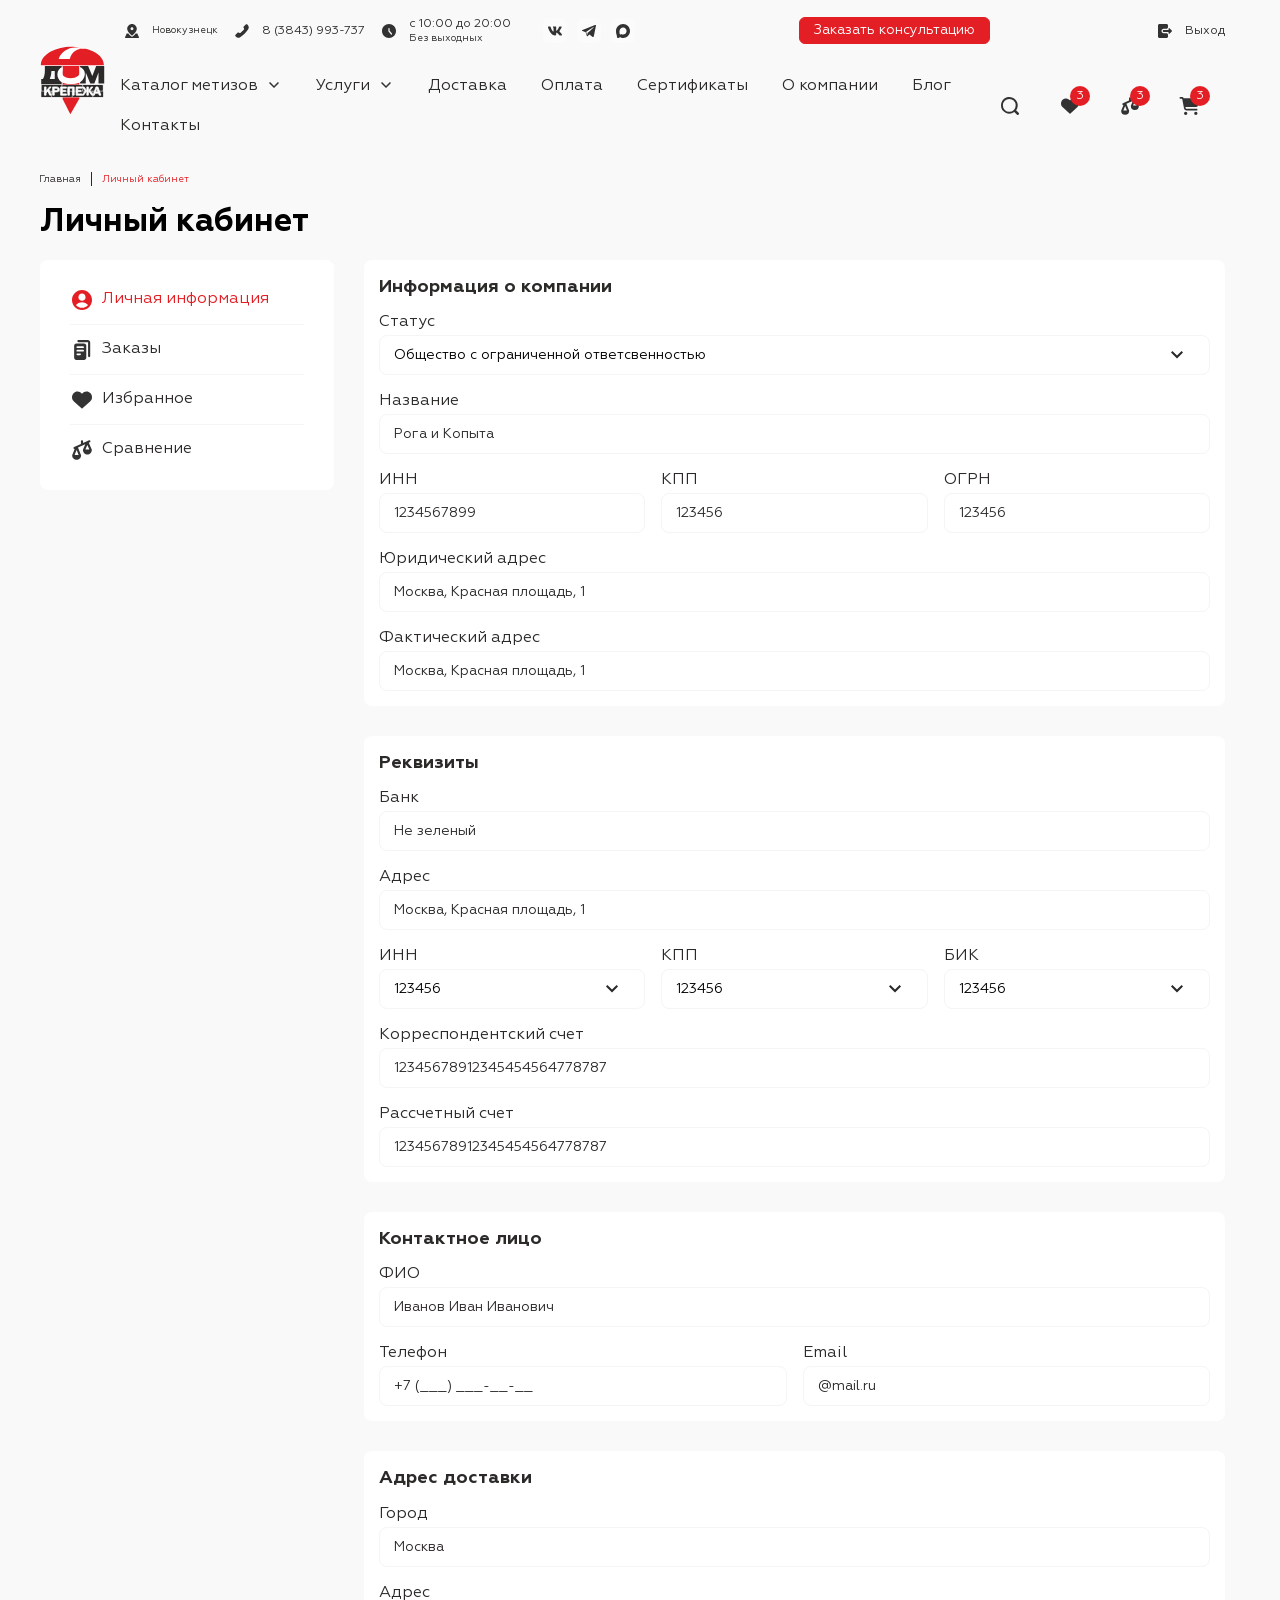
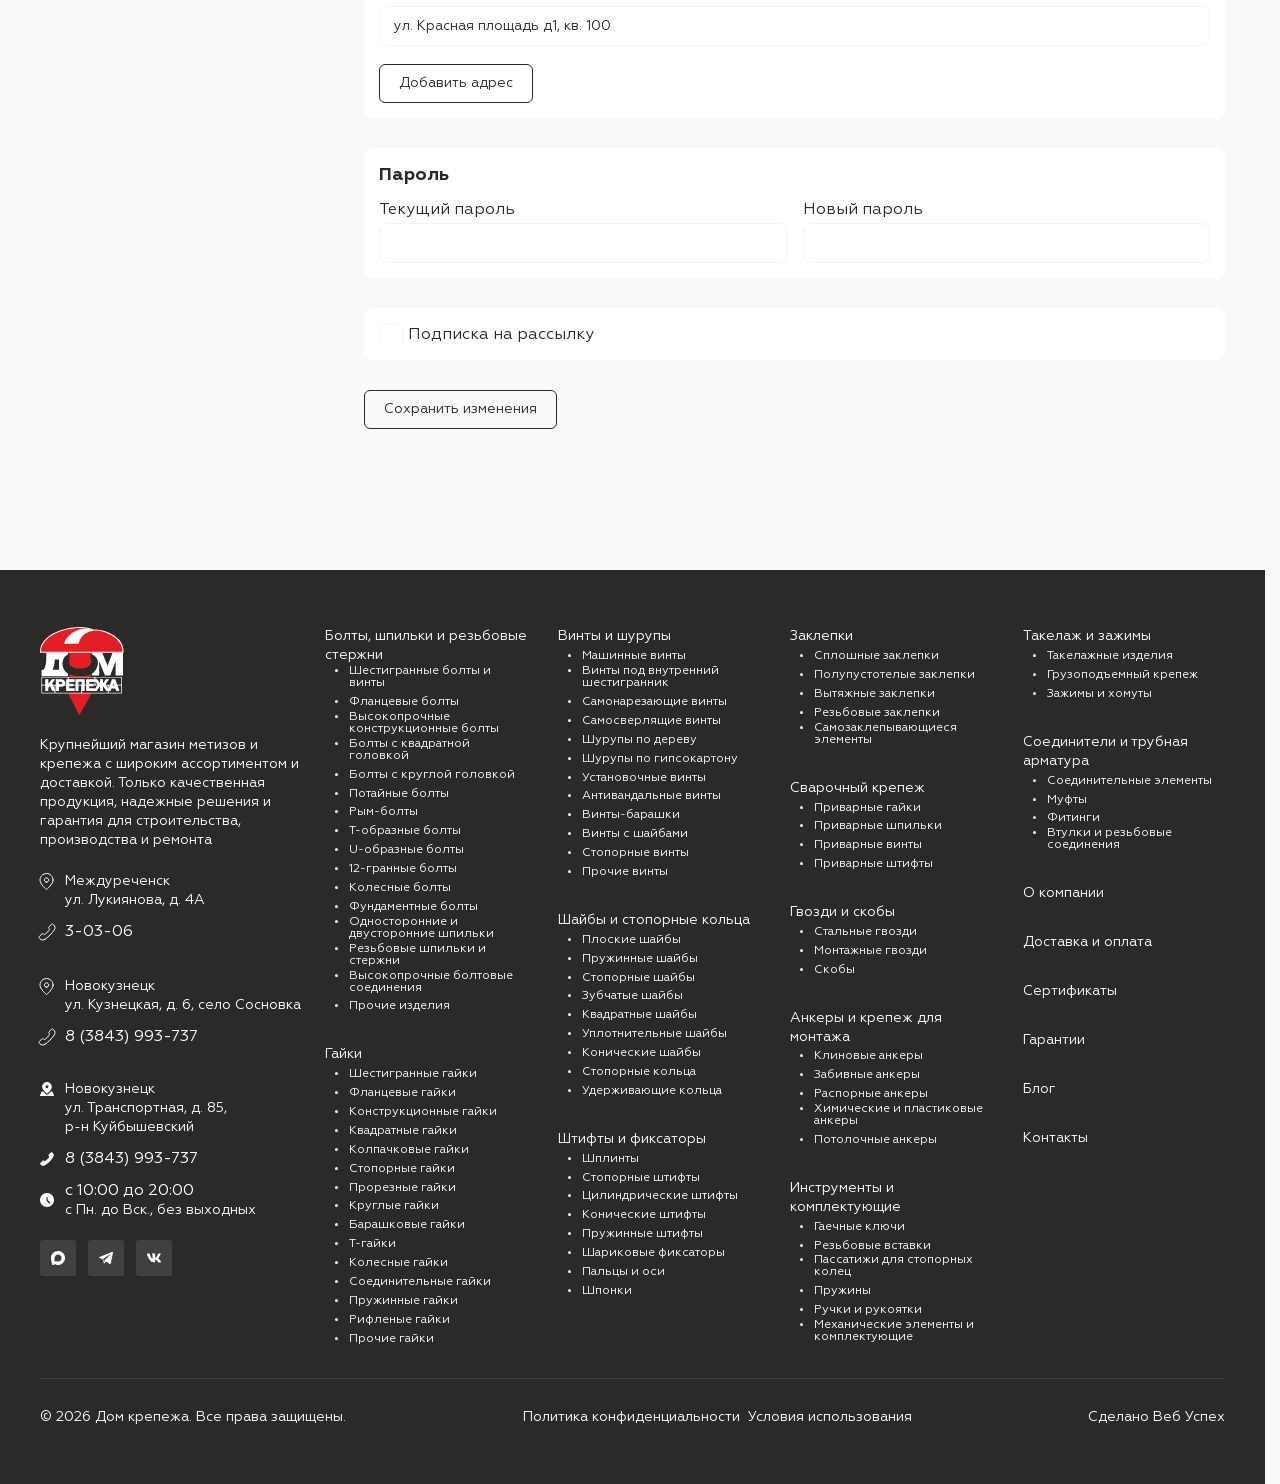
<file: lk01-jur.html>
<!DOCTYPE html>
<html lang="ru">
    <head>
        <title>Главная</title>
        <meta http-equiv="X-UA-Compatible" content="IE=edge" />
        <meta charset="utf-8" />
        <meta name="keywords" content="" />
        <meta name="description" content="" />
        <meta name="author" content="" />
        <meta name="viewport" content="width=device-width, initial-scale=1.0" />
        <link rel="stylesheet" href="./css/reset.css" />
        <link rel="stylesheet" href="./css/fancybox.css" />
        <link rel="stylesheet" href="./css/swiper-bundle.min.css" />
        <link rel="stylesheet" href="./css/nouislider.min.css" />

        <script src="./js/nouislider.min.js" defer></script>
        <script src="./js/swiper-bundle.min.js" defer></script>
        <script src="./js/inputmask.min.js" defer></script>
        <script src="./js/filter.js" defer></script>
        <script src="./js/counter.js" defer></script>
        <script src="./js/fancybox.umd.js" defer></script>
        <script src="./js/scripts.js" defer></script>
        <link rel="stylesheet" href="./css/style.css" />
    </head>
    <body>
        <!-- wrap -->
        <div class="wrap">
            <!-- header -->
            <header class="header">
                <div class="inner-wrap">
                    <div class="logo-inner-wrap">
                        <a href="" class="logo">
                            <img src="./img/logo.svg" alt="" />
                        </a>
                        <a href="" class="logo logo-fix">
                            <img src="./img/logo-main.svg" alt="" />
                        </a>
                    </div>
                    <div class="header-panel-wrap">
                        <div class="panel-top-wrap">
                            <div class="contacts-inner-wrap">
                                <div class="contact-wrap">
                                    <a href="" class="btn-contact">
                                        <div class="button-ico">
                                            <img
                                                src="data:image/svg+xml,%3csvg%20width='24'%20height='14'%20viewBox='-4%200%2024%2014'%20fill='none'%20xmlns='http://www.w3.org/2000/svg'%3e%3cpath%20fill-rule='evenodd'%20clip-rule='evenodd'%20d='M8.00013%200C10.6217%200%2012.8062%202.18456%2012.8062%204.8061C12.8062%205.66169%2012.5121%206.50548%2012.1011%207.26998C11.6885%208.03746%2011.1423%208.75405%2010.5997%209.36412C10.056%209.97539%209.50667%2010.49%209.07866%2010.8536C8.86488%2011.0352%208.67776%2011.1822%208.53349%2011.2863C8.46226%2011.3377%208.3955%2011.3829%208.33788%2011.4175C8.30984%2011.4343%208.27567%2011.4537%208.23934%2011.4705C8.22125%2011.4788%208.19523%2011.49%208.16418%2011.4999C8.13976%2011.5077%208.07871%2011.526%208.00013%2011.526C7.92086%2011.526%207.85933%2011.5074%207.83484%2011.4995C7.80363%2011.4894%207.7775%2011.4781%207.75939%2011.4697C7.72298%2011.4527%207.68878%2011.4332%207.66075%2011.4162C7.60315%2011.3813%207.53642%2011.3357%207.46522%2011.2839C7.32105%2011.1791%207.13401%2011.0311%206.92034%2010.8483C6.49255%2010.4825%205.94347%209.96523%205.40006%209.35232C4.85773%208.74064%204.31181%208.0234%203.89933%207.25772C3.48862%206.49532%203.19403%205.65498%203.19403%204.8061C3.19403%202.18456%205.37859%200%208.00013%200ZM8.00013%206.24146C7.2074%206.24146%206.56476%205.59883%206.56476%204.8061C6.56476%204.01337%207.2074%203.37073%208.00013%203.37073C8.79286%203.37073%209.43549%204.01337%209.43549%204.8061C9.43549%205.59883%208.79286%206.24146%208.00013%206.24146ZM11.0993%2010.1571C11.2838%209.94972%2011.4684%209.73242%2011.6496%209.50667H12.0713H12.9927C13.1927%209.50667%2013.3735%209.62587%2013.4523%209.80971L14.95%2013.3045C15.0162%2013.459%2015.0004%2013.6364%2014.9079%2013.7767C14.8154%2013.917%2014.6585%2014.0014%2014.4905%2014.0014H1.50977C1.3417%2014.0014%201.18487%2013.917%201.09235%2013.7767C0.999825%2013.6364%200.983988%2013.459%201.0502%2013.3045L2.54796%209.80971C2.62675%209.62587%202.80752%209.50667%203.00754%209.50667H3.92887H4.36287C4.53994%209.72715%204.7202%209.93965%204.90029%2010.1427C5.56182%2010.8889%206.23036%2011.5188%206.75083%2011.9638C7.01085%2012.1862%207.23751%2012.3655%207.41111%2012.4917C7.497%2012.5542%207.57588%2012.608%207.64264%2012.6484C7.67525%2012.6682%207.71328%2012.6898%207.75272%2012.7082C7.77236%2012.7174%207.79979%2012.7292%207.8321%2012.7396C7.85771%2012.7479%207.92013%2012.7667%208.00007%2012.7667C8.07934%2012.7667%208.14128%2012.7482%208.1668%2012.7401C8.19896%2012.7298%208.22629%2012.7181%208.24589%2012.709C8.28526%2012.6908%208.32326%2012.6694%208.35588%2012.6498C8.42266%2012.6097%208.50155%2012.5563%208.5875%2012.4943C8.76119%2012.369%208.98795%2012.191%209.24807%2011.97C9.76874%2011.5277%2010.4376%2010.9011%2011.0993%2010.1571Z'%20fill='%23E31E24'/%3e%3c/svg%3e"
                                                alt=""
                                            />
                                        </div>
                                        <div class="button-title button-title-small">
                                            Новокузнецк
                                            <span class="button-title-info">
                                                ул. Транспортная, д. 85, р-н Куйбышевский
                                            </span>
                                        </div>
                                    </a>
                                </div>
                                <div class="contact-wrap">
                                    <a href="tel:83843993737" class="btn-contact">
                                        <div class="button-ico">
                                            <img
                                                src="data:image/svg+xml,%3csvg%20width='24'%20height='24'%20viewBox='-4%20-4%2024%2024'%20fill='none'%20xmlns='http://www.w3.org/2000/svg'%3e%3cg%20clip-path='url(%23clip0_86_3710)'%3e%3cpath%20d='M6.16951%2014.2407C5.52896%2014.654%204.76565%2014.8341%204.00793%2014.7507C3.25021%2014.6674%202.54429%2014.3257%202.00888%2013.7831L1.54081%2013.3254C1.3356%2013.1155%201.2207%2012.8336%201.2207%2012.5401C1.2207%2012.2465%201.3356%2011.9646%201.54081%2011.7547L3.52751%209.78885C3.73565%209.58429%204.0158%209.46967%204.30763%209.46967C4.59946%209.46967%204.87961%209.58429%205.08775%209.78885C5.29765%209.99405%205.57953%2010.1089%205.87307%2010.1089C6.16661%2010.1089%206.44849%209.99405%206.65839%209.78885L9.77886%206.66837C9.88296%206.56579%209.96562%206.44353%2010.022%206.30871C10.0785%206.17389%2010.1075%206.0292%2010.1075%205.88305C10.1075%205.7369%2010.0785%205.59221%2010.022%205.45739C9.96562%205.32257%209.88296%205.20032%209.77886%205.09773C9.57431%204.88959%209.45969%204.60944%209.45969%204.31761C9.45969%204.02579%209.57431%203.74563%209.77886%203.53749L11.7551%201.56119C11.965%201.35599%2012.2469%201.24109%2012.5405%201.24109C12.834%201.24109%2013.1159%201.35599%2013.3258%201.56119L13.7834%202.02927C14.326%202.56468%2014.6677%203.27059%2014.7511%204.02831C14.8344%204.78603%2014.6544%205.54934%2014.2411%206.1899C12.0879%209.36314%209.3483%2012.0957%206.16951%2014.2407Z'%20fill='%23E31E24'/%3e%3c/g%3e%3cdefs%3e%3cclipPath%20id='clip0_86_3710'%3e%3crect%20width='14'%20height='14'%20fill='white'%20transform='translate(1%201)'/%3e%3c/clipPath%3e%3c/defs%3e%3c/svg%3e"
                                                alt=""
                                            />
                                        </div>
                                        <div class="button-title">8 (3843) 993-737</div>
                                    </a>
                                </div>
                                <div class="contact-wrap cnt-shedule">
                                    <a href="" class="btn-contact">
                                        <div class="button-ico">
                                            <img
                                                src="data:image/svg+xml,%3csvg%20width='24'%20height='24'%20viewBox='-4%20-4%2024%2024'%20fill='none'%20xmlns='http://www.w3.org/2000/svg'%3e%3cg%20clip-path='url(%23clip0_86_3716)'%3e%3cpath%20fill-rule='evenodd'%20clip-rule='evenodd'%20d='M8%2015C11.866%2015%2015%2011.866%2015%208C15%204.13401%2011.866%201%208%201C4.13401%201%201%204.13401%201%208C1%2011.866%204.13401%2015%208%2015ZM8.625%205.5C8.625%205.15482%208.34518%204.875%208%204.875C7.65482%204.875%207.375%205.15482%207.375%205.5V8C7.375%208.14621%207.42626%208.28779%207.51986%208.40012L10.0199%2011.4001C10.2408%2011.6653%2010.6349%2011.7011%2010.9001%2011.4801C11.1653%2011.2592%2011.2011%2010.8651%2010.9801%2010.5999L8.625%207.77372V5.5Z'%20fill='%23E31E24'/%3e%3c/g%3e%3cdefs%3e%3cclipPath%20id='clip0_86_3716'%3e%3crect%20width='14'%20height='14'%20fill='white'%20transform='translate(1%201)'/%3e%3c/clipPath%3e%3c/defs%3e%3c/svg%3e"
                                                alt=""
                                            />
                                        </div>
                                        <div class="button-title">
                                            с 10:00 до 20:00
                                            <span class="button-title-info">Без выходных</span>
                                        </div>
                                    </a>
                                </div>
                                <div class="soc-wrap">
                                    <a href="" class="btn-action-ico button-soc">
                                        <img
                                            src="data:image/svg+xml,%3csvg%20width='24'%20height='24'%20viewBox='0%200%2024%2024'%20fill='none'%20xmlns='http://www.w3.org/2000/svg'%3e%3cpath%20fill-rule='evenodd'%20clip-rule='evenodd'%20d='M18.6788%208.1094C18.7762%207.75816%2018.6788%207.5%2018.2156%207.5H16.684C16.2945%207.5%2016.1151%207.72299%2016.0177%207.96895C16.0177%207.96895%2015.2388%2010.0239%2014.1354%2011.3587C13.7784%2011.7452%2013.6162%2011.868%2013.4214%2011.868C13.3241%2011.868%2013.1832%2011.7452%2013.1832%2011.3939V8.1094C13.1832%207.68782%2013.0702%207.5%2012.7456%207.5H10.3387C10.0954%207.5%209.94906%207.69563%209.94906%207.88108C9.94906%208.28075%2010.5007%208.37288%2010.5575%209.49693V11.9384C10.5575%2012.4737%2010.4683%2012.5708%2010.2735%2012.5708C9.75433%2012.5708%208.49141%2010.5065%207.74223%208.14457C7.59542%207.68545%207.44817%207.5%207.05673%207.5H5.52512C5.08752%207.5%205%207.72299%205%207.96895C5%208.40805%205.51932%2010.5861%207.41775%2013.4665C8.68352%2015.4335%2010.4665%2016.5%2012.0892%2016.5C13.0628%2016.5%2013.1832%2016.2632%2013.1832%2015.8552V14.3684C13.1832%2013.8947%2013.2754%2013.8002%2013.5836%2013.8002C13.8109%2013.8002%2014.2003%2013.9232%2015.109%2014.8716C16.1475%2015.9955%2016.3186%2016.5%2016.9028%2016.5H18.4344C18.872%2016.5%2019.0908%2016.2632%2018.9645%2015.7957C18.8265%2015.3299%2018.3307%2014.6542%2017.6727%2013.8529C17.3158%2013.3962%2016.7802%2012.9044%2016.6181%2012.6585C16.3909%2012.3424%2016.4558%2012.2019%2016.6181%2011.921C16.6181%2011.921%2018.4841%209.07559%2018.6788%208.10951V8.1094Z'%20fill='%23E31E24'/%3e%3c/svg%3e"
                                            alt=""
                                        />
                                    </a>
                                    <a href="" class="btn-action-ico button-soc">
                                        <img
                                            src="data:image/svg+xml,%3csvg%20width='24'%20height='24'%20viewBox='0%200%2024%2024'%20fill='none'%20xmlns='http://www.w3.org/2000/svg'%3e%3cpath%20d='M17.9689%206.09456C17.9811%206.08912%2018.9824%205.64521%2019.0001%206.39143L16.7804%2017.5399C16.7804%2017.5399%2016.4658%2018.3092%2015.6271%2017.9422L12.4815%2015.5311L10.4552%2017.366C10.4506%2017.3695%2010.2953%2017.4866%2010.1231%2017.4178C10.1231%2017.4178%209.96583%2017.4005%209.79112%2016.8241C9.5989%2016.2299%208.65537%2013.1366%208.65537%2013.1366L5.52744%2012.0887C5.52744%2012.0887%205.05545%2011.9137%205.00303%2011.5467C4.95061%2011.1798%205.54502%2010.9705%205.54502%2010.9705L17.9689%206.09456ZM16.589%208.36604C16.6058%208.10697%2016.1765%208.36159%2016.169%208.36604L9.30186%2012.7352C9.19709%2012.8051%209.16243%2012.9272%209.19737%2013.0321L10.0187%2015.7235C10.0714%2015.8802%2010.2981%2015.8627%2010.3331%2015.6883L10.5255%2014.0457C10.5255%2013.9759%2010.56%2013.9235%2010.6124%2013.8885C11.2764%2013.2944%2016.2221%208.85601%2016.4317%208.64632C16.653%208.40804%2016.5922%208.3679%2016.589%208.36604Z'%20fill='%23E31E24'/%3e%3c/svg%3e"
                                            alt=""
                                        />
                                    </a>
                                    <a href="" class="btn-action-ico button-soc">
                                        <img
                                            src="data:image/svg+xml,%3csvg%20width='24'%20height='24'%20viewBox='0%200%2024%2024'%20fill='none'%20xmlns='http://www.w3.org/2000/svg'%3e%3cpath%20fill-rule='evenodd'%20clip-rule='evenodd'%20d='M12.1504%2018.96C10.7765%2018.96%2010.138%2018.7586%209.02816%2017.9528C8.32616%2018.8593%206.10315%2019.5677%206.00621%2018.3557C6.00621%2017.4459%205.80563%2016.677%205.57832%2015.8377C5.30754%2014.8036%205%2013.652%205%2011.9834C5%207.99815%208.25596%205%2012.1136%205C15.9747%205%2019%208.14588%2019%2012.0203C19.0129%2015.8348%2015.9484%2018.9397%2012.1504%2018.96ZM12.2072%208.44469C10.3285%208.34732%208.86436%209.65335%208.5401%2011.7014C8.27267%2013.3968%208.74736%2015.4616%209.15185%2015.5691C9.34574%2015.6161%209.8338%2015.2199%2010.138%2014.9144C10.641%2015.2634%2011.2268%2015.473%2011.8362%2015.5221C13.7828%2015.6161%2015.4461%2014.1277%2015.5769%2012.1748C15.6529%2010.2177%2014.1541%208.56004%2012.2072%208.44805L12.2072%208.44469Z'%20fill='%23E31E24'/%3e%3c/svg%3e"
                                            alt=""
                                        />
                                    </a>
                                </div>
                            </div>
                            <div class="order-inner-wrap">
                                <a href="" class="btn button-att">
                                    <div class="button-title">Заказать консультацию</div>
                                </a>
                            </div>
                            <div class="auth-inner-wrap">
                                <div class="auth-wrap">
                                    <a href="" class="btn-auth">
                                        <div class="button-ico">
                                            <img
                                                src="data:image/svg+xml,%3csvg%20width='24'%20height='24'%20viewBox='-5%20-5%2024%2024'%20fill='none'%20xmlns='http://www.w3.org/2000/svg'%3e%3cpath%20fill-rule='evenodd'%20clip-rule='evenodd'%20d='M0%201.5C0%200.671573%200.671573%200%201.5%200H8.5C9.32843%200%2010%200.671573%2010%201.5V3.43863C9.59736%203.76102%209.33093%204.23053%209.26563%204.74998H5.75C4.50736%204.74998%203.5%205.75733%203.5%206.99998C3.5%208.24262%204.50736%209.24998%205.75%209.24998H9.26563C9.33091%209.76944%209.59735%2010.239%2010%2010.5614V12.5C10%2013.3284%209.32843%2014%208.5%2014H1.5C0.671573%2014%200%2013.3284%200%2012.5V1.5ZM10.963%204.30711C10.6827%204.4232%2010.5%204.69668%2010.5%205.00002V6.00002H5.75C5.19772%206.00002%204.75%206.44774%204.75%207.00002C4.75%207.55231%205.19772%208.00002%205.75%208.00002H10.5V9.00002C10.5%209.30337%2010.6827%209.57685%2010.963%209.69293C11.2432%209.80902%2011.5658%209.74485%2011.7803%209.53035L13.7803%207.53035C14.0732%207.23746%2014.0732%206.76258%2013.7803%206.46969L11.7803%204.46969C11.5658%204.25519%2011.2432%204.19103%2010.963%204.30711Z'%20fill='%23E31E24'/%3e%3c/svg%3e"
                                                alt=""
                                            />
                                        </div>
                                        <div class="button-title">Выход</div>
                                    </a>
                                </div>
                            </div>
                        </div>
                        <div class="panel-main-wrap">
                            <div class="popup-menu-wrap menu-inner-wrap js-popup-wrap">
                                <a href="" class="btn-popup btn-popup-menu js-btn-popup-toggle">
                                    <div class="button-title">Меню</div>
                                    <div class="button-ico">
                                        <img
                                            src="data:image/svg+xml,%3csvg%20width='24'%20height='25'%20viewBox='0%200%2024%2025'%20fill='none'%20xmlns='http://www.w3.org/2000/svg'%3e%3cpath%20fill-rule='evenodd'%20clip-rule='evenodd'%20d='M22%207.04823V5.03445H2V7.04823H22ZM22%2011.0758V13.0896H2V11.0758H22ZM22%2017.1171V19.1309H2V17.1171H22Z'%20fill='%23E31E24'/%3e%3c/svg%3e"
                                            alt=""
                                        />
                                    </div>
                                </a>
                                <div class="menu-content-block js-popup-block">
                                    <a href="" class="btn-popup-close btn-action-ico ico-close js-btn-popup-close"></a>
                                    <div class="menu-list-wrap">
                                        <ul class="menu menu-main">
                                            <li class="menu-catalog-li">
                                                <a href="" class="btn-menu">
                                                    <div class="button-title">Каталог метизов</div>
                                                </a>
                                                <ul class="menu">
                                                    <li>
                                                        <a href="" class="btn-action-catalog">
                                                            <div class="button-ico">
                                                                <img src="./img/menu01.svg" alt="" />
                                                            </div>
                                                            <div class="button-title">
                                                                Болты
                                                                <span class="button-title-info">125</span>
                                                            </div>
                                                        </a>
                                                    </li>
                                                    <li>
                                                        <a href="" class="btn-action-catalog">
                                                            <div class="button-ico">
                                                                <img src="./img/menu02.svg" alt="" />
                                                            </div>
                                                            <div class="button-title">
                                                                Гайки
                                                                <span class="button-title-info">125</span>
                                                            </div>
                                                        </a>
                                                    </li>
                                                    <li>
                                                        <a href="" class="btn-action-catalog">
                                                            <div class="button-ico">
                                                                <img src="./img/menu03.svg" alt="" />
                                                            </div>
                                                            <div class="button-title">
                                                                Шурупы
                                                                <span class="button-title-info">125</span>
                                                            </div>
                                                        </a>
                                                    </li>
                                                    <li>
                                                        <a href="" class="btn-action-catalog">
                                                            <div class="button-ico">
                                                                <img src="./img/menu04.svg" alt="" />
                                                            </div>
                                                            <div class="button-title">
                                                                Шайбы и стопорные кольца
                                                                <span class="button-title-info">125</span>
                                                            </div>
                                                        </a>
                                                    </li>
                                                    <li>
                                                        <a href="" class="btn-action-catalog">
                                                            <div class="button-ico">
                                                                <img src="./img/menu05.svg" alt="" />
                                                            </div>
                                                            <div class="button-title">
                                                                Штифты
                                                                <span class="button-title-info">125</span>
                                                            </div>
                                                        </a>
                                                    </li>
                                                    <li>
                                                        <a href="" class="btn-action-catalog">
                                                            <div class="button-ico">
                                                                <img src="./img/menu06.svg" alt="" />
                                                            </div>
                                                            <div class="button-title">
                                                                Заклепки
                                                                <span class="button-title-info">125</span>
                                                            </div>
                                                        </a>
                                                    </li>
                                                    <li>
                                                        <a href="" class="btn-action-catalog">
                                                            <div class="button-ico">
                                                                <img src="./img/menu07.svg" alt="" />
                                                            </div>
                                                            <div class="button-title">
                                                                Вставки
                                                                <span class="button-title-info">125</span>
                                                            </div>
                                                        </a>
                                                    </li>
                                                    <li>
                                                        <a href="" class="btn-action-catalog">
                                                            <div class="button-ico">
                                                                <img src="./img/menu08.svg" alt="" />
                                                            </div>
                                                            <div class="button-title">
                                                                Гвозди
                                                                <span class="button-title-info">125</span>
                                                            </div>
                                                        </a>
                                                    </li>
                                                    <li>
                                                        <a href="" class="btn-action-catalog">
                                                            <div class="button-ico">
                                                                <img src="./img/menu09.svg" alt="" />
                                                            </div>
                                                            <div class="button-title">
                                                                Инструменты
                                                                <span class="button-title-info">125</span>
                                                            </div>
                                                        </a>
                                                    </li>
                                                    <li>
                                                        <a href="" class="btn-action-catalog">
                                                            <div class="button-ico">
                                                                <img src="./img/menu10.svg" alt="" />
                                                            </div>
                                                            <div class="button-title">
                                                                Штифты и ключи
                                                                <span class="button-title-info">125</span>
                                                            </div>
                                                        </a>
                                                    </li>
                                                    <li>
                                                        <a href="" class="btn-action-catalog">
                                                            <div class="button-ico">
                                                                <img src="./img/menu11.svg" alt="" />
                                                            </div>
                                                            <div class="button-title">
                                                                Анкера
                                                                <span class="button-title-info">125</span>
                                                            </div>
                                                        </a>
                                                    </li>
                                                    <li>
                                                        <a href="" class="btn-action-catalog">
                                                            <div class="button-ico">
                                                                <img src="./img/menu12.svg" alt="" />
                                                            </div>
                                                            <div class="button-title">
                                                                Фитинги для труб
                                                                <span class="button-title-info">125</span>
                                                            </div>
                                                        </a>
                                                    </li>
                                                    <li>
                                                        <a href="" class="btn-action-catalog">
                                                            <div class="button-ico">
                                                                <img src="./img/menu13.svg" alt="" />
                                                            </div>
                                                            <div class="button-title">
                                                                Зажимы
                                                                <span class="button-title-info">125</span>
                                                            </div>
                                                        </a>
                                                    </li>
                                                    <li>
                                                        <a href="" class="btn-action-catalog">
                                                            <div class="button-ico">
                                                                <img src="./img/menu14.svg" alt="" />
                                                            </div>
                                                            <div class="button-title">
                                                                Резьбовые стержни
                                                                <span class="button-title-info">125</span>
                                                            </div>
                                                        </a>
                                                    </li>
                                                    <li>
                                                        <a href="" class="btn-action-catalog">
                                                            <div class="button-ico">
                                                                <img src="./img/menu15.svg" alt="" />
                                                            </div>
                                                            <div class="button-title">
                                                                Шпильки
                                                                <span class="button-title-info">125</span>
                                                            </div>
                                                        </a>
                                                    </li>
                                                    <li>
                                                        <a href="" class="btn-action-catalog">
                                                            <div class="button-ico">
                                                                <img src="./img/menu16.svg" alt="" />
                                                            </div>
                                                            <div class="button-title">
                                                                Такелаж
                                                                <span class="button-title-info">125</span>
                                                            </div>
                                                        </a>
                                                    </li>
                                                    <li>
                                                        <a href="" class="btn-action-catalog">
                                                            <div class="button-ico">
                                                                <img src="./img/menu17.svg" alt="" />
                                                            </div>
                                                            <div class="button-title">
                                                                Инженерные детали
                                                                <span class="button-title-info">125</span>
                                                            </div>
                                                        </a>
                                                    </li>
                                                    <li>
                                                        <a href="" class="btn-action-catalog">
                                                            <div class="button-ico">
                                                                <img src="./img/menu18.svg" alt="" />
                                                            </div>
                                                            <div class="button-title">
                                                                Перфорированный крипеж
                                                                <span class="button-title-info">125</span>
                                                            </div>
                                                        </a>
                                                    </li>
                                                    <li>
                                                        <a href="" class="btn-action-catalog">
                                                            <div class="button-ico">
                                                                <img src="./img/menu19.svg" alt="" />
                                                            </div>
                                                            <div class="button-title">
                                                                Дюбеля
                                                                <span class="button-title-info">125</span>
                                                            </div>
                                                        </a>
                                                    </li>
                                                    <li>
                                                        <a href="" class="btn-action-catalog">
                                                            <div class="button-ico">
                                                                <img src="./img/menu20.svg" alt="" />
                                                            </div>
                                                            <div class="button-title">
                                                                Гвозди
                                                                <span class="button-title-info">125</span>
                                                            </div>
                                                        </a>
                                                    </li>
                                                    <li>
                                                        <a href="" class="btn-action-catalog">
                                                            <div class="button-ico">
                                                                <img src="./img/menu21.svg" alt="" />
                                                            </div>
                                                            <div class="button-title">
                                                                Скобы
                                                                <span class="button-title-info">125</span>
                                                            </div>
                                                        </a>
                                                    </li>
                                                </ul>
                                            </li>
                                            <li>
                                                <a href="" class="btn-menu">
                                                    <div class="button-title">Услуги</div>
                                                </a>
                                                <ul class="menu">
                                                    <li>
                                                        <a href="" class="btn-action-catalog">
                                                            <div class="button-title">Услуга 1</div>
                                                        </a>
                                                    </li>
                                                    <li>
                                                        <a href="" class="btn-action-catalog">
                                                            <div class="button-title">Услуга 2</div>
                                                        </a>
                                                    </li>
                                                    <li>
                                                        <a href="" class="btn-action-catalog">
                                                            <div class="button-title">Услуга 3</div>
                                                        </a>
                                                    </li>
                                                </ul>
                                            </li>
                                            <li>
                                                <a href="" class="btn-menu">
                                                    <div class="button-title">Доставка</div>
                                                </a>
                                            </li>
                                            <li>
                                                <a href="" class="btn-menu">
                                                    <div class="button-title">Оплата</div>
                                                </a>
                                            </li>
                                            <li>
                                                <a href="" class="btn-menu">
                                                    <div class="button-title">Сертификаты</div>
                                                </a>
                                            </li>
                                            <li>
                                                <a href="" class="btn-menu">
                                                    <div class="button-title">О компании</div>
                                                </a>
                                            </li>
                                            <li>
                                                <a href="" class="btn-menu">
                                                    <div class="button-title">Блог</div>
                                                </a>
                                            </li>
                                            <li>
                                                <a href="" class="btn-menu">
                                                    <div class="button-title">Контакты</div>
                                                </a>
                                            </li>
                                        </ul>
                                    </div>
                                    <div class="contacts-inner-wrap">
                                        <div class="contact-wrap">
                                            <a href="" class="btn-contact">
                                                <div class="button-ico">
                                                    <img
                                                        src="data:image/svg+xml,%3csvg%20width='24'%20height='14'%20viewBox='-4%200%2024%2014'%20fill='none'%20xmlns='http://www.w3.org/2000/svg'%3e%3cpath%20fill-rule='evenodd'%20clip-rule='evenodd'%20d='M8.00013%200C10.6217%200%2012.8062%202.18456%2012.8062%204.8061C12.8062%205.66169%2012.5121%206.50548%2012.1011%207.26998C11.6885%208.03746%2011.1423%208.75405%2010.5997%209.36412C10.056%209.97539%209.50667%2010.49%209.07866%2010.8536C8.86488%2011.0352%208.67776%2011.1822%208.53349%2011.2863C8.46226%2011.3377%208.3955%2011.3829%208.33788%2011.4175C8.30984%2011.4343%208.27567%2011.4537%208.23934%2011.4705C8.22125%2011.4788%208.19523%2011.49%208.16418%2011.4999C8.13976%2011.5077%208.07871%2011.526%208.00013%2011.526C7.92086%2011.526%207.85933%2011.5074%207.83484%2011.4995C7.80363%2011.4894%207.7775%2011.4781%207.75939%2011.4697C7.72298%2011.4527%207.68878%2011.4332%207.66075%2011.4162C7.60315%2011.3813%207.53642%2011.3357%207.46522%2011.2839C7.32105%2011.1791%207.13401%2011.0311%206.92034%2010.8483C6.49255%2010.4825%205.94347%209.96523%205.40006%209.35232C4.85773%208.74064%204.31181%208.0234%203.89933%207.25772C3.48862%206.49532%203.19403%205.65498%203.19403%204.8061C3.19403%202.18456%205.37859%200%208.00013%200ZM8.00013%206.24146C7.2074%206.24146%206.56476%205.59883%206.56476%204.8061C6.56476%204.01337%207.2074%203.37073%208.00013%203.37073C8.79286%203.37073%209.43549%204.01337%209.43549%204.8061C9.43549%205.59883%208.79286%206.24146%208.00013%206.24146ZM11.0993%2010.1571C11.2838%209.94972%2011.4684%209.73242%2011.6496%209.50667H12.0713H12.9927C13.1927%209.50667%2013.3735%209.62587%2013.4523%209.80971L14.95%2013.3045C15.0162%2013.459%2015.0004%2013.6364%2014.9079%2013.7767C14.8154%2013.917%2014.6585%2014.0014%2014.4905%2014.0014H1.50977C1.3417%2014.0014%201.18487%2013.917%201.09235%2013.7767C0.999825%2013.6364%200.983988%2013.459%201.0502%2013.3045L2.54796%209.80971C2.62675%209.62587%202.80752%209.50667%203.00754%209.50667H3.92887H4.36287C4.53994%209.72715%204.7202%209.93965%204.90029%2010.1427C5.56182%2010.8889%206.23036%2011.5188%206.75083%2011.9638C7.01085%2012.1862%207.23751%2012.3655%207.41111%2012.4917C7.497%2012.5542%207.57588%2012.608%207.64264%2012.6484C7.67525%2012.6682%207.71328%2012.6898%207.75272%2012.7082C7.77236%2012.7174%207.79979%2012.7292%207.8321%2012.7396C7.85771%2012.7479%207.92013%2012.7667%208.00007%2012.7667C8.07934%2012.7667%208.14128%2012.7482%208.1668%2012.7401C8.19896%2012.7298%208.22629%2012.7181%208.24589%2012.709C8.28526%2012.6908%208.32326%2012.6694%208.35588%2012.6498C8.42266%2012.6097%208.50155%2012.5563%208.5875%2012.4943C8.76119%2012.369%208.98795%2012.191%209.24807%2011.97C9.76874%2011.5277%2010.4376%2010.9011%2011.0993%2010.1571Z'%20fill='%23E31E24'/%3e%3c/svg%3e"
                                                        alt=""
                                                    />
                                                </div>
                                                <div class="button-title button-title-small">
                                                    Новокузнецк
                                                    <span class="button-title-info">
                                                        ул. Транспортная, д. 85, р-н Куйбышевский
                                                    </span>
                                                </div>
                                            </a>
                                        </div>
                                        <div class="contact-wrap">
                                            <a href="tel:83843993737" class="btn-contact">
                                                <div class="button-ico">
                                                    <img
                                                        src="data:image/svg+xml,%3csvg%20width='24'%20height='24'%20viewBox='-4%20-4%2024%2024'%20fill='none'%20xmlns='http://www.w3.org/2000/svg'%3e%3cg%20clip-path='url(%23clip0_86_3710)'%3e%3cpath%20d='M6.16951%2014.2407C5.52896%2014.654%204.76565%2014.8341%204.00793%2014.7507C3.25021%2014.6674%202.54429%2014.3257%202.00888%2013.7831L1.54081%2013.3254C1.3356%2013.1155%201.2207%2012.8336%201.2207%2012.5401C1.2207%2012.2465%201.3356%2011.9646%201.54081%2011.7547L3.52751%209.78885C3.73565%209.58429%204.0158%209.46967%204.30763%209.46967C4.59946%209.46967%204.87961%209.58429%205.08775%209.78885C5.29765%209.99405%205.57953%2010.1089%205.87307%2010.1089C6.16661%2010.1089%206.44849%209.99405%206.65839%209.78885L9.77886%206.66837C9.88296%206.56579%209.96562%206.44353%2010.022%206.30871C10.0785%206.17389%2010.1075%206.0292%2010.1075%205.88305C10.1075%205.7369%2010.0785%205.59221%2010.022%205.45739C9.96562%205.32257%209.88296%205.20032%209.77886%205.09773C9.57431%204.88959%209.45969%204.60944%209.45969%204.31761C9.45969%204.02579%209.57431%203.74563%209.77886%203.53749L11.7551%201.56119C11.965%201.35599%2012.2469%201.24109%2012.5405%201.24109C12.834%201.24109%2013.1159%201.35599%2013.3258%201.56119L13.7834%202.02927C14.326%202.56468%2014.6677%203.27059%2014.7511%204.02831C14.8344%204.78603%2014.6544%205.54934%2014.2411%206.1899C12.0879%209.36314%209.3483%2012.0957%206.16951%2014.2407Z'%20fill='%23E31E24'/%3e%3c/g%3e%3cdefs%3e%3cclipPath%20id='clip0_86_3710'%3e%3crect%20width='14'%20height='14'%20fill='white'%20transform='translate(1%201)'/%3e%3c/clipPath%3e%3c/defs%3e%3c/svg%3e"
                                                        alt=""
                                                    />
                                                </div>
                                                <div class="button-title">8 (3843) 993-737</div>
                                            </a>
                                        </div>
                                        <div class="contact-wrap cnt-shedule">
                                            <a href="" class="btn-contact">
                                                <div class="button-ico">
                                                    <img
                                                        src="data:image/svg+xml,%3csvg%20width='24'%20height='24'%20viewBox='-4%20-4%2024%2024'%20fill='none'%20xmlns='http://www.w3.org/2000/svg'%3e%3cg%20clip-path='url(%23clip0_86_3716)'%3e%3cpath%20fill-rule='evenodd'%20clip-rule='evenodd'%20d='M8%2015C11.866%2015%2015%2011.866%2015%208C15%204.13401%2011.866%201%208%201C4.13401%201%201%204.13401%201%208C1%2011.866%204.13401%2015%208%2015ZM8.625%205.5C8.625%205.15482%208.34518%204.875%208%204.875C7.65482%204.875%207.375%205.15482%207.375%205.5V8C7.375%208.14621%207.42626%208.28779%207.51986%208.40012L10.0199%2011.4001C10.2408%2011.6653%2010.6349%2011.7011%2010.9001%2011.4801C11.1653%2011.2592%2011.2011%2010.8651%2010.9801%2010.5999L8.625%207.77372V5.5Z'%20fill='%23E31E24'/%3e%3c/g%3e%3cdefs%3e%3cclipPath%20id='clip0_86_3716'%3e%3crect%20width='14'%20height='14'%20fill='white'%20transform='translate(1%201)'/%3e%3c/clipPath%3e%3c/defs%3e%3c/svg%3e"
                                                        alt=""
                                                    />
                                                </div>
                                                <div class="button-title">
                                                    с 10:00 до 20:00
                                                    <span class="button-title-info">Без выходных</span>
                                                </div>
                                            </a>
                                        </div>
                                        <div class="soc-wrap">
                                            <a href="" class="btn-action-ico button-soc">
                                                <img
                                                    src="data:image/svg+xml,%3csvg%20width='24'%20height='24'%20viewBox='0%200%2024%2024'%20fill='none'%20xmlns='http://www.w3.org/2000/svg'%3e%3cpath%20fill-rule='evenodd'%20clip-rule='evenodd'%20d='M18.6788%208.1094C18.7762%207.75816%2018.6788%207.5%2018.2156%207.5H16.684C16.2945%207.5%2016.1151%207.72299%2016.0177%207.96895C16.0177%207.96895%2015.2388%2010.0239%2014.1354%2011.3587C13.7784%2011.7452%2013.6162%2011.868%2013.4214%2011.868C13.3241%2011.868%2013.1832%2011.7452%2013.1832%2011.3939V8.1094C13.1832%207.68782%2013.0702%207.5%2012.7456%207.5H10.3387C10.0954%207.5%209.94906%207.69563%209.94906%207.88108C9.94906%208.28075%2010.5007%208.37288%2010.5575%209.49693V11.9384C10.5575%2012.4737%2010.4683%2012.5708%2010.2735%2012.5708C9.75433%2012.5708%208.49141%2010.5065%207.74223%208.14457C7.59542%207.68545%207.44817%207.5%207.05673%207.5H5.52512C5.08752%207.5%205%207.72299%205%207.96895C5%208.40805%205.51932%2010.5861%207.41775%2013.4665C8.68352%2015.4335%2010.4665%2016.5%2012.0892%2016.5C13.0628%2016.5%2013.1832%2016.2632%2013.1832%2015.8552V14.3684C13.1832%2013.8947%2013.2754%2013.8002%2013.5836%2013.8002C13.8109%2013.8002%2014.2003%2013.9232%2015.109%2014.8716C16.1475%2015.9955%2016.3186%2016.5%2016.9028%2016.5H18.4344C18.872%2016.5%2019.0908%2016.2632%2018.9645%2015.7957C18.8265%2015.3299%2018.3307%2014.6542%2017.6727%2013.8529C17.3158%2013.3962%2016.7802%2012.9044%2016.6181%2012.6585C16.3909%2012.3424%2016.4558%2012.2019%2016.6181%2011.921C16.6181%2011.921%2018.4841%209.07559%2018.6788%208.10951V8.1094Z'%20fill='%23E31E24'/%3e%3c/svg%3e"
                                                    alt=""
                                                />
                                            </a>
                                            <a href="" class="btn-action-ico button-soc">
                                                <img
                                                    src="data:image/svg+xml,%3csvg%20width='24'%20height='24'%20viewBox='0%200%2024%2024'%20fill='none'%20xmlns='http://www.w3.org/2000/svg'%3e%3cpath%20d='M17.9689%206.09456C17.9811%206.08912%2018.9824%205.64521%2019.0001%206.39143L16.7804%2017.5399C16.7804%2017.5399%2016.4658%2018.3092%2015.6271%2017.9422L12.4815%2015.5311L10.4552%2017.366C10.4506%2017.3695%2010.2953%2017.4866%2010.1231%2017.4178C10.1231%2017.4178%209.96583%2017.4005%209.79112%2016.8241C9.5989%2016.2299%208.65537%2013.1366%208.65537%2013.1366L5.52744%2012.0887C5.52744%2012.0887%205.05545%2011.9137%205.00303%2011.5467C4.95061%2011.1798%205.54502%2010.9705%205.54502%2010.9705L17.9689%206.09456ZM16.589%208.36604C16.6058%208.10697%2016.1765%208.36159%2016.169%208.36604L9.30186%2012.7352C9.19709%2012.8051%209.16243%2012.9272%209.19737%2013.0321L10.0187%2015.7235C10.0714%2015.8802%2010.2981%2015.8627%2010.3331%2015.6883L10.5255%2014.0457C10.5255%2013.9759%2010.56%2013.9235%2010.6124%2013.8885C11.2764%2013.2944%2016.2221%208.85601%2016.4317%208.64632C16.653%208.40804%2016.5922%208.3679%2016.589%208.36604Z'%20fill='%23E31E24'/%3e%3c/svg%3e"
                                                    alt=""
                                                />
                                            </a>
                                            <a href="" class="btn-action-ico button-soc">
                                                <img
                                                    src="data:image/svg+xml,%3csvg%20width='24'%20height='24'%20viewBox='0%200%2024%2024'%20fill='none'%20xmlns='http://www.w3.org/2000/svg'%3e%3cpath%20fill-rule='evenodd'%20clip-rule='evenodd'%20d='M12.1504%2018.96C10.7765%2018.96%2010.138%2018.7586%209.02816%2017.9528C8.32616%2018.8593%206.10315%2019.5677%206.00621%2018.3557C6.00621%2017.4459%205.80563%2016.677%205.57832%2015.8377C5.30754%2014.8036%205%2013.652%205%2011.9834C5%207.99815%208.25596%205%2012.1136%205C15.9747%205%2019%208.14588%2019%2012.0203C19.0129%2015.8348%2015.9484%2018.9397%2012.1504%2018.96ZM12.2072%208.44469C10.3285%208.34732%208.86436%209.65335%208.5401%2011.7014C8.27267%2013.3968%208.74736%2015.4616%209.15185%2015.5691C9.34574%2015.6161%209.8338%2015.2199%2010.138%2014.9144C10.641%2015.2634%2011.2268%2015.473%2011.8362%2015.5221C13.7828%2015.6161%2015.4461%2014.1277%2015.5769%2012.1748C15.6529%2010.2177%2014.1541%208.56004%2012.2072%208.44805L12.2072%208.44469Z'%20fill='%23E31E24'/%3e%3c/svg%3e"
                                                    alt=""
                                                />
                                            </a>
                                        </div>
                                    </div>
                                </div>
                            </div>
                            <div class="actions-inner-wrap">
                                <div class="search-wrap js-popup-wrap">
                                    <a href="" class="btn-action btn-action-ico ico-search js-btn-popup-toggle"></a>
                                    <div class="search-content-block js-popup-block">
                                        <form action="/" class="frm-main-search">
                                            <div class="field-input">
                                                <input type="text" class="form-input" placeholder="Поиск" />
                                            </div>
                                            <div class="field-button">
                                                <button type="submit" class="button-form btn">
                                                    <div class="button-title">Найти</div>
                                                    <div class="button-ico">
                                                        <img
                                                            src="data:image/svg+xml,%3csvg%20width='24'%20height='24'%20viewBox='-3%20-3%2024%2024'%20fill='none'%20xmlns='http://www.w3.org/2000/svg'%3e%3cg%20clip-path='url(%23clip0_86_3775)'%3e%3cpath%20fill-rule='evenodd'%20clip-rule='evenodd'%20d='M8.35714%201.92857C4.80675%201.92857%201.92857%204.80675%201.92857%208.35714C1.92857%2011.9075%204.80675%2014.7857%208.35714%2014.7857C11.9075%2014.7857%2014.7857%2011.9075%2014.7857%208.35714C14.7857%204.80675%2011.9075%201.92857%208.35714%201.92857ZM0%208.35714C0%203.74162%203.74162%200%208.35714%200C12.9727%200%2016.7143%203.74162%2016.7143%208.35714C16.7143%2010.201%2016.1172%2011.9054%2015.1057%2013.2875L17.6237%2015.8054C18.1259%2016.3075%2018.1259%2017.1216%2017.6237%2017.6237C17.1216%2018.1257%2016.3076%2018.1257%2015.8054%2017.6237L13.2875%2015.1057C11.9054%2016.1172%2010.201%2016.7143%208.35714%2016.7143C3.74162%2016.7143%200%2012.9727%200%208.35714Z'%20fill='%23E31E24'/%3e%3c/g%3e%3cdefs%3e%3cclipPath%20id='clip0_86_3775'%3e%3crect%20width='18'%20height='18'%20fill='white'/%3e%3c/clipPath%3e%3c/defs%3e%3c/svg%3e"
                                                            alt=""
                                                        />
                                                    </div>
                                                </button>
                                            </div>
                                        </form>
                                    </div>
                                </div>
                                <div class="action-wrap">
                                    <a href="" class="btn-action btn-action-ico ico-fav" data-count="3"></a>
                                </div>
                                <div class="action-wrap">
                                    <a href="" class="btn-action btn-action-ico ico-compare" data-count="3"></a>
                                </div>
                                <div class="action-wrap">
                                    <a href="" class="btn-action btn-action-ico ico-cart" data-count="3"></a>
                                </div>
                            </div>
                        </div>
                    </div>
                </div>
            </header>
            <!-- /header -->
            <!-- page -->
            <div class="page-full">
                <!--breadcrumbs-box-->
                <div class="breadcrumbs-box">
                    <ol class="menu">
                        <li><a href="">Главная</a></li>
                        <li><a href="">Личный кабинет</a></li>
                    </ol>
                </div>
                <!--/breadcrumbs-box-->

                <!--page-title-box-->
                <div class="page-title-box">
                    <div class="title-wrap">
                        <h1 class="h1-title section-title">Личный кабинет</h1>
                    </div>
                </div>
                <!--/page-title-box-->

                <!--content-outer-wrap-->
                <div class="content-outer-wrap section-lk">
                    <!--content-wrap-->
                    <div class="content-wrap">
                        <!--form-content-box-->
                        <form action="/" class="form-content-box">
                            <!--frm-section-wrap-->
                            <div class="frm-section-wrap section-box">
                                <div class="section-title-wrap">
                                    <div class="section-title">Информация о компании</div>
                                </div>
                                <div class="section-content-wrap">
                                    <div class="frm-row">
                                        <div class="frm-field">
                                            <div class="frm-field-input">
                                                <div class="field-input-title">Статус</div>
                                                <div class="field-input-content">
                                                    <select class="form-input" required>
                                                        <option disabled hidden value="">Выбрать</option>
                                                        <!--placeholder-->
                                                        <option selected>
                                                            Общество с ограниченной ответсвенностью
                                                        </option>
                                                        <option>Пункт списка</option>
                                                        <option>Пункт списка</option>
                                                        <option>Пункт списка</option>
                                                    </select>
                                                </div>
                                            </div>
                                        </div>
                                    </div>
                                    <div class="frm-row">
                                        <div class="frm-field">
                                            <div class="frm-field-input">
                                                <div class="field-input-title">Название</div>
                                                <div class="field-input-content">
                                                    <input
                                                        type="text"
                                                        class="form-input"
                                                        placeholder="Рога и Копыта"
                                                        value=""
                                                    />
                                                </div>
                                            </div>
                                        </div>
                                    </div>
                                    <div class="frm-row">
                                        <div class="frm-field field-third">
                                            <div class="frm-field-input">
                                                <div class="field-input-title">ИНН</div>
                                                <div class="field-input-content">
                                                    <input
                                                        type="text"
                                                        class="form-input"
                                                        placeholder="1234567899"
                                                        value=""
                                                    />
                                                </div>
                                            </div>
                                        </div>
                                        <div class="frm-field field-third">
                                            <div class="frm-field-input">
                                                <div class="field-input-title">КПП</div>
                                                <div class="field-input-content">
                                                    <input
                                                        type="text"
                                                        class="form-input"
                                                        placeholder="123456"
                                                        value=""
                                                    />
                                                </div>
                                            </div>
                                        </div>
                                        <div class="frm-field field-third">
                                            <div class="frm-field-input">
                                                <div class="field-input-title">ОГРН</div>
                                                <div class="field-input-content">
                                                    <input
                                                        type="text"
                                                        class="form-input"
                                                        placeholder="123456"
                                                        value=""
                                                    />
                                                </div>
                                            </div>
                                        </div>
                                    </div>
                                    <div class="frm-row">
                                        <div class="frm-field">
                                            <div class="frm-field-input">
                                                <div class="field-input-title">Юридический адрес</div>
                                                <div class="field-input-content">
                                                    <input
                                                        type="text"
                                                        class="form-input"
                                                        placeholder="Москва, Красная площадь, 1"
                                                        value=""
                                                    />
                                                </div>
                                            </div>
                                        </div>
                                    </div>
                                    <div class="frm-row">
                                        <div class="frm-field">
                                            <div class="frm-field-input">
                                                <div class="field-input-title">Фактический адрес</div>
                                                <div class="field-input-content">
                                                    <input
                                                        type="text"
                                                        class="form-input"
                                                        placeholder="Москва, Красная площадь, 1"
                                                        value=""
                                                    />
                                                </div>
                                            </div>
                                        </div>
                                    </div>
                                </div>
                            </div>
                            <!--/frm-section-wrap-->

                            <!--frm-section-wrap-->
                            <div class="frm-section-wrap section-box">
                                <div class="section-title-wrap">
                                    <div class="section-title">Реквизиты</div>
                                </div>
                                <div class="section-content-wrap">
                                    <div class="frm-row">
                                        <div class="frm-field">
                                            <div class="frm-field-input">
                                                <div class="field-input-title">Банк</div>
                                                <div class="field-input-content">
                                                    <input
                                                        type="text"
                                                        class="form-input"
                                                        placeholder="Не зеленый"
                                                        value=""
                                                    />
                                                </div>
                                            </div>
                                        </div>
                                    </div>
                                    <div class="frm-row">
                                        <div class="frm-field">
                                            <div class="frm-field-input">
                                                <div class="field-input-title">Адрес</div>
                                                <div class="field-input-content">
                                                    <input
                                                        type="text"
                                                        class="form-input"
                                                        placeholder="Москва, Красная площадь, 1"
                                                        value=""
                                                    />
                                                </div>
                                            </div>
                                        </div>
                                    </div>
                                    <div class="frm-row">
                                        <div class="frm-field field-third">
                                            <div class="frm-field-input">
                                                <div class="field-input-title">ИНН</div>
                                                <div class="field-input-content">
                                                    <select class="form-input" required>
                                                        <option disabled hidden value="">Выбрать</option>
                                                        <!--placeholder-->
                                                        <option selected>123456</option>
                                                        <option>Пункт списка</option>
                                                        <option>Пункт списка</option>
                                                        <option>Пункт списка</option>
                                                    </select>
                                                </div>
                                            </div>
                                        </div>
                                        <div class="frm-field field-third">
                                            <div class="frm-field-input">
                                                <div class="field-input-title">КПП</div>
                                                <div class="field-input-content">
                                                    <select class="form-input" required>
                                                        <option disabled hidden value="">Выбрать</option>
                                                        <!--placeholder-->
                                                        <option selected>123456</option>
                                                        <option>Пункт списка</option>
                                                        <option>Пункт списка</option>
                                                        <option>Пункт списка</option>
                                                    </select>
                                                </div>
                                            </div>
                                        </div>
                                        <div class="frm-field field-third">
                                            <div class="frm-field-input">
                                                <div class="field-input-title">БИК</div>
                                                <div class="field-input-content">
                                                    <select class="form-input" required>
                                                        <option disabled hidden value="">Выбрать</option>
                                                        <!--placeholder-->
                                                        <option selected>123456</option>
                                                        <option>Пункт списка</option>
                                                        <option>Пункт списка</option>
                                                        <option>Пункт списка</option>
                                                    </select>
                                                </div>
                                            </div>
                                        </div>
                                    </div>
                                    <div class="frm-row">
                                        <div class="frm-field">
                                            <div class="frm-field-input">
                                                <div class="field-input-title">Корреспондентский счет</div>
                                                <div class="field-input-content">
                                                    <input
                                                        type="text"
                                                        class="form-input"
                                                        placeholder="12345678912345454564778787"
                                                        value=""
                                                    />
                                                </div>
                                            </div>
                                        </div>
                                    </div>
                                    <div class="frm-row">
                                        <div class="frm-field">
                                            <div class="frm-field-input">
                                                <div class="field-input-title">Рассчетный счет</div>
                                                <div class="field-input-content">
                                                    <input
                                                        type="text"
                                                        class="form-input"
                                                        placeholder="12345678912345454564778787"
                                                        value=""
                                                    />
                                                </div>
                                            </div>
                                        </div>
                                    </div>
                                </div>
                            </div>
                            <!--/frm-section-wrap-->

                            <!--frm-section-wrap-->
                            <div class="frm-section-wrap section-box">
                                <div class="section-title-wrap">
                                    <div class="section-title">Контактное лицо</div>
                                </div>
                                <div class="section-content-wrap">
                                    <div class="frm-row">
                                        <div class="frm-field">
                                            <div class="frm-field-input">
                                                <div class="field-input-title">ФИО</div>
                                                <div class="field-input-content">
                                                    <input
                                                        type="text"
                                                        class="form-input"
                                                        placeholder="Иванов Иван Иванович"
                                                        value=""
                                                    />
                                                </div>
                                            </div>
                                        </div>
                                    </div>
                                    <div class="frm-row">
                                        <div class="frm-field field-half">
                                            <div class="frm-field-input">
                                                <div class="field-input-title">Телефон</div>
                                                <div class="field-input-content">
                                                    <input
                                                        type="tel"
                                                        class="form-input"
                                                        placeholder="+7 (___) ___-__-__"
                                                        value=""
                                                    />
                                                </div>
                                            </div>
                                        </div>
                                        <div class="frm-field field-half">
                                            <div class="frm-field-input">
                                                <div class="field-input-title">Email</div>
                                                <div class="field-input-content">
                                                    <input
                                                        type="email"
                                                        class="form-input"
                                                        placeholder="@mail.ru"
                                                        value=""
                                                    />
                                                </div>
                                            </div>
                                        </div>
                                    </div>
                                </div>
                            </div>
                            <!--/frm-section-wrap-->
                            <!--frm-section-wrap-->
                            <div class="frm-section-wrap section-box">
                                <div class="section-title-wrap">
                                    <div class="section-title">Адрес доставки</div>
                                </div>
                                <div class="section-content-wrap">
                                    <div class="frm-row">
                                        <div class="frm-field">
                                            <div class="frm-field-input">
                                                <div class="field-input-title">Город</div>
                                                <div class="field-input-content">
                                                    <input
                                                        type="text"
                                                        class="form-input"
                                                        placeholder="Москва"
                                                        value=""
                                                    />
                                                </div>
                                            </div>
                                        </div>
                                    </div>
                                    <div class="frm-row">
                                        <div class="frm-field">
                                            <div class="frm-field-input">
                                                <div class="field-input-title">Адрес</div>
                                                <div class="field-input-content">
                                                    <input
                                                        type="text"
                                                        class="form-input"
                                                        placeholder="ул. Красная площадь д1, кв. 100"
                                                        value=""
                                                    />
                                                </div>
                                            </div>
                                        </div>
                                    </div>
                                    <div class="frm-row">
                                        <div class="frm-field">
                                            <a href="" class="btn">
                                                <div class="button-title">Добавить адрес</div>
                                            </a>
                                        </div>
                                    </div>
                                </div>
                            </div>
                            <!--/frm-section-wrap-->
                            <!--frm-section-wrap-->
                            <div class="frm-section-wrap section-box">
                                <div class="section-title-wrap">
                                    <div class="section-title">Пароль</div>
                                </div>
                                <div class="section-content-wrap">
                                    <div class="frm-row">
                                        <div class="frm-field field-half">
                                            <div class="frm-field-input">
                                                <div class="field-input-title">Текущий пароль</div>
                                                <div class="field-input-content">
                                                    <input type="password" class="form-input" placeholder="" value="" />
                                                    <a
                                                        href=""
                                                        class="field-input-button btn-action-ico ico-password-toggle js-password-toggle"
                                                    ></a>
                                                </div>
                                            </div>
                                        </div>
                                        <div class="frm-field field-half">
                                            <div class="frm-field-input">
                                                <div class="field-input-title">Новый пароль</div>
                                                <div class="field-input-content">
                                                    <input type="password" class="form-input" placeholder="" value="" />
                                                    <a
                                                        href=""
                                                        class="field-input-button btn-action-ico ico-password-toggle js-password-toggle"
                                                    ></a>
                                                </div>
                                            </div>
                                        </div>
                                    </div>
                                </div>
                            </div>
                            <!--/frm-section-wrap-->
                            <!--frm-section-wrap-->
                            <div class="frm-section-wrap section-box">
                                <div class="section-content-wrap">
                                    <div class="frm-row">
                                        <div class="frm-field">
                                            <div class="frm-select">
                                                <input type="checkbox" id="lk" />
                                                <label for="lk">Подписка на рассылку</label>
                                            </div>
                                        </div>
                                    </div>
                                </div>
                            </div>
                            <!--/frm-section-wrap-->
                            <!--frm-submit-wrap-->
                            <div class="frm-submit-wrap">
                                <div class="frm-row">
                                    <div class="frm-field">
                                        <button type="submit" class="btn">
                                            <div class="button-title">Сохранить изменения</div>
                                        </button>
                                    </div>
                                </div>
                            </div>
                            <!--/frm-submit-wrap-->
                        </form>
                        <!--/form-content-box-->
                    </div>
                    <!--/content-wrap-->

                    <!--side-wrap-->
                    <div class="side-wrap">
                        <!--side-menu-box-->
                        <div class="side-menu-box section-box">
                            <ul class="menu">
                                <li>
                                    <a href="" class="btn-menu active">
                                        <div class="button-ico">
                                            <img
                                                src="data:image/svg+xml,%3csvg%20width='24'%20height='24'%20viewBox='-2%20-2%2024%2024'%20fill='none'%20xmlns='http://www.w3.org/2000/svg'%3e%3cg%20clip-path='url(%23clip0_123_1634)'%3e%3cpath%20fill-rule='evenodd'%20clip-rule='evenodd'%20d='M20%2010C20%2012.6812%2018.9447%2015.116%2017.227%2016.9117C15.4127%2018.8081%2012.8596%2019.9917%2010.0298%2020C10.0199%2020%2010.01%2020%2010%2020C9.99004%2020%209.9801%2020%209.97016%2020C7.14043%2019.9917%204.58723%2018.8081%202.77304%2016.9117C1.05523%2015.116%200%2012.6812%200%2010C0%204.47716%204.47716%200%2010%200C15.5229%200%2020%204.47716%2020%2010ZM16.0611%2015C14.6201%2013.255%2012.4399%2012.1428%2010%2012.1428C7.56009%2012.1428%205.37991%2013.255%203.93879%2015C5.37991%2016.745%207.56009%2017.8571%2010%2017.8571C12.4399%2017.8571%2014.6201%2016.745%2016.0611%2015ZM10.0002%2010.7142C11.9726%2010.7142%2013.5716%209.11526%2013.5716%207.14281C13.5716%205.17037%2011.9726%203.57139%2010.0002%203.57139C8.02773%203.57139%206.42874%205.17037%206.42874%207.14281C6.42874%209.11526%208.02773%2010.7142%2010.0002%2010.7142Z'%20fill='%23E31E24'/%3e%3c/g%3e%3cdefs%3e%3cclipPath%20id='clip0_123_1634'%3e%3crect%20width='20'%20height='20'%20fill='white'/%3e%3c/clipPath%3e%3c/defs%3e%3c/svg%3e"
                                                alt=""
                                            />
                                        </div>
                                        <div class="button-title">Личная информация</div>
                                    </a>
                                </li>
                                <li>
                                    <a href="" class="btn-menu">
                                        <div class="button-ico">
                                            <img
                                                src="data:image/svg+xml,%3csvg%20width='24'%20height='24'%20viewBox='-2%20-2%2024%2024'%20fill='none'%20xmlns='http://www.w3.org/2000/svg'%3e%3cpath%20fill-rule='evenodd'%20clip-rule='evenodd'%20d='M6.42842%200C5.83669%200%205.35699%200.479694%205.35699%201.07143C5.35699%201.66316%205.83669%202.14286%206.42842%202.14286H15.7141C15.9114%202.14286%2016.0713%202.30276%2016.0713%202.5V16.0714C16.0713%2016.6631%2016.551%2017.1429%2017.1427%2017.1429C17.7344%2017.1429%2018.2141%2016.6631%2018.2141%2016.0714V2.5C18.2141%201.11929%2017.0948%200%2015.7141%200H6.42842ZM2.14258%205.71429C2.14258%204.53081%203.10196%203.57143%204.28544%203.57143H12.1426C13.326%203.57143%2014.2854%204.53081%2014.2854%205.71429V17.8571C14.2854%2019.0406%2013.326%2020%2012.1426%2020H4.28544C3.10196%2020%202.14258%2019.0406%202.14258%2017.8571V5.71429ZM4.46356%207.14286C4.46356%206.64974%204.86332%206.25%205.35642%206.25H11.0707C11.5638%206.25%2011.9636%206.64974%2011.9636%207.14286C11.9636%207.63597%2011.5638%208.03571%2011.0707%208.03571H5.35642C4.86332%208.03571%204.46356%207.63597%204.46356%207.14286ZM5.35712%209.82143C4.86401%209.82143%204.46426%2010.2212%204.46426%2010.7143C4.46426%2011.2074%204.86401%2011.6071%205.35712%2011.6071H11.0714C11.5645%2011.6071%2011.9643%2011.2074%2011.9643%2010.7143C11.9643%2010.2212%2011.5645%209.82143%2011.0714%209.82143H5.35712ZM4.46318%2014.2857C4.46318%2013.7926%204.86294%2013.3929%205.35604%2013.3929H8.21318C8.70629%2013.3929%209.10604%2013.7926%209.10604%2014.2857C9.10604%2014.7789%208.70629%2015.1786%208.21318%2015.1786H5.35604C4.86294%2015.1786%204.46318%2014.7789%204.46318%2014.2857Z'%20fill='%23E31E24'/%3e%3c/svg%3e"
                                                alt=""
                                            />
                                        </div>
                                        <div class="button-title">Заказы</div>
                                    </a>
                                </li>
                                <li>
                                    <a href="" class="btn-menu">
                                        <div class="button-ico">
                                            <img
                                                src="data:image/svg+xml,%3csvg%20width='24'%20height='24'%20viewBox='-2%20-2%2024%2024'%20fill='none'%20xmlns='http://www.w3.org/2000/svg'%3e%3cg%20clip-path='url(%23clip0_123_1655)'%3e%3cpath%20fill-rule='evenodd'%20clip-rule='evenodd'%20d='M5.74872%201.54993C7.14948%201.65143%208.60906%202.33426%2010.0063%203.71621C11.4031%202.33464%2012.8614%201.65311%2014.2609%201.55387C15.8403%201.44186%2017.2366%202.08021%2018.2469%203.08737C20.233%205.06757%2020.8567%208.65074%2018.3921%2011.1154C18.3839%2011.1237%2018.3753%2011.1318%2018.3666%2011.1397L10.4858%2018.2782C10.2136%2018.5246%209.79889%2018.5246%209.52673%2018.2782L1.64591%2011.1397C1.63719%2011.1318%201.62868%2011.1237%201.62036%2011.1154C-0.857107%208.6379%20-0.236719%205.05431%201.75599%203.07566C2.76869%202.07009%204.16782%201.43539%205.74872%201.54993Z'%20fill='%23E31E24'/%3e%3c/g%3e%3cdefs%3e%3cclipPath%20id='clip0_123_1655'%3e%3crect%20width='20'%20height='20'%20fill='white'/%3e%3c/clipPath%3e%3c/defs%3e%3c/svg%3e"
                                                alt=""
                                            />
                                        </div>
                                        <div class="button-title">Избранное</div>
                                    </a>
                                </li>
                                <li>
                                    <a href="" class="btn-menu">
                                        <div class="button-ico">
                                            <img
                                                src="data:image/svg+xml,%3csvg%20width='24'%20height='24'%20viewBox='-2%20-2%2024%2024'%20fill='none'%20xmlns='http://www.w3.org/2000/svg'%3e%3cg%20clip-path='url(%23clip0_123_1659)'%3e%3cpath%20fill-rule='evenodd'%20clip-rule='evenodd'%20d='M18.3768%200.809482C18.6217%201.34818%2018.3834%201.98337%2017.8447%202.22824L16.7822%202.71123L19.7315%209.57745C19.7889%209.71105%2019.8185%209.85493%2019.8185%2010.0003C19.8185%2011.1768%2019.3512%2012.3051%2018.5194%2013.137C17.6874%2013.9688%2016.5591%2014.4361%2015.3827%2014.4361C14.2062%2014.4361%2013.078%2013.9688%2012.2461%2013.137C11.4142%2012.3051%2010.9468%2011.1768%2010.9468%2010.0003C10.9468%209.85493%2010.9764%209.71105%2011.0338%209.57745L13.3041%204.29214L10.4637%205.58323C10.4497%205.59%2010.4354%205.59647%2010.421%205.60264L5.99409%207.61488L8.97419%2014.9817C9.02584%2015.1093%209.05238%2015.2457%209.05238%2015.3834C9.05238%2016.56%208.58504%2017.6883%207.75315%2018.5201C6.92127%2019.352%205.79298%2019.8193%204.61652%2019.8193C3.44007%2019.8193%202.31178%2019.352%201.47989%2018.5201C0.648013%2017.6883%200.180664%2016.56%200.180664%2015.3834C0.180664%2015.2457%200.207213%2015.1093%200.258855%2014.9817L2.65769%209.05174C2.22941%209.07558%201.81067%208.83907%201.62248%208.42507C1.37762%207.88637%201.61582%207.25117%202.15451%207.00631L8.92818%203.92737V1.25284C8.92818%200.661109%209.40788%200.181415%209.99961%200.181415C10.5913%200.181415%2011.071%200.661109%2011.071%201.25284V2.95334L14.8768%201.22346C14.9178%201.20146%2014.9604%201.18211%2015.0041%201.16557L16.9579%200.277451C17.4967%200.0325892%2018.1319%200.270788%2018.3768%200.809482ZM17.3908%209.55745L15.3827%204.8826L13.3746%209.55745H17.3908ZM4.61652%209.9237L2.61024%2014.8833H6.62279L4.61652%209.9237Z'%20fill='%23E31E24'/%3e%3c/g%3e%3cdefs%3e%3cclipPath%20id='clip0_123_1659'%3e%3crect%20width='20'%20height='20'%20fill='white'/%3e%3c/clipPath%3e%3c/defs%3e%3c/svg%3e"
                                                alt=""
                                            />
                                        </div>
                                        <div class="button-title">Сравнение</div>
                                    </a>
                                </li>
                            </ul>
                        </div>
                        <!--/side-menu-box-->
                    </div>
                    <!--/side-wrap-->
                </div>
                <!--/content-outer-wrap-->
            </div>
            <!-- /page -->

            <!-- footer -->
            <footer class="footer">
                <!--footer-main-panel-->
                <div class="footer-main-panel cnt-section">
                    <div class="inner-wrap">
                        <div class="panel-info-wrap">
                            <div class="panel-logo-wrap">
                                <div class="logo-wrap">
                                    <a href="" class="logo">
                                        <img src="./img/logo-footer.svg" alt="" />
                                    </a>
                                </div>
                                <div class="info-wrap">
                                    <p>
                                        Крупнейший магазин метизов и крепежа с широким ассортиментом и доставкой. Только
                                        качественная продукция, надежные решения и гарантия для строительства,
                                        производства и ремонта
                                    </p>
                                </div>
                            </div>
                            <div class="panel-contacts-wrap">
                                <div class="contacts-inner-wrap">
                                    <div class="contact-wrap">
                                        <a href="" class="btn-contact">
                                            <div class="button-ico">
                                                <img
                                                    src="data:image/svg+xml,%3csvg%20width='24'%20height='17'%20viewBox='-4.5%200%2024%2017'%20fill='none'%20xmlns='http://www.w3.org/2000/svg'%3e%3cpath%20d='M13.5909%207.04545C13.5909%2011.4091%207.04545%2016.5%207.04545%2016.5C7.04545%2016.5%200.5%2011.4091%200.5%207.04545C0.5%203.48036%203.48036%200.5%207.04545%200.5C10.6105%200.5%2013.5909%203.48036%2013.5909%207.04545Z'%20stroke='%23E31E24'%20stroke-linecap='round'%20stroke-linejoin='round'/%3e%3cpath%20d='M7.04534%209.22741C8.25033%209.22741%209.22716%208.25058%209.22716%207.04559C9.22716%205.8406%208.25033%204.86377%207.04534%204.86377C5.84035%204.86377%204.86353%205.8406%204.86353%207.04559C4.86353%208.25058%205.84035%209.22741%207.04534%209.22741Z'%20stroke='%23E31E24'%20stroke-linecap='round'%20stroke-linejoin='round'/%3e%3c/svg%3e"
                                                    alt=""
                                                />
                                            </div>
                                            <div class="button-title button-title-small">
                                                Междуреченск
                                                <span class="button-title-info">ул. Лукиянова, д. 4А</span>
                                            </div>
                                        </a>
                                    </div>
                                    <div class="contact-wrap">
                                        <a href="tel:30306" class="btn-contact">
                                            <div class="button-ico">
                                                <img
                                                    src="data:image/svg+xml,%3csvg%20width='24'%20height='24'%20viewBox='-3.5%20-3.5%2024%2024'%20fill='none'%20xmlns='http://www.w3.org/2000/svg'%3e%3cpath%20d='M6.34347%2015.8498C5.58711%2016.3376%204.68581%2016.5503%203.7911%2016.452C2.89641%2016.3535%202.06287%2015.9501%201.43067%2015.3093L0.877975%2014.7689C0.63567%2014.521%200.5%2014.1882%200.5%2013.8416C0.5%2013.4951%200.63567%2013.1621%200.877975%2012.9144L3.22384%2010.593C3.46961%2010.3515%203.80041%2010.2162%204.145%2010.2162C4.48957%2010.2162%204.82038%2010.3515%205.06614%2010.593C5.31398%2010.8354%205.64683%2010.971%205.99344%2010.971C6.34005%2010.971%206.67288%2010.8354%206.92072%2010.593L10.6053%206.90844C10.7282%206.78731%2010.8259%206.64295%2010.8925%206.48376C10.9591%206.32458%2010.9934%206.15372%2010.9934%205.98116C10.9934%205.80858%2010.9591%205.63773%2010.8925%205.47853C10.8259%205.31935%2010.7282%205.17499%2010.6053%205.05386C10.3638%204.8081%2010.2285%204.47729%2010.2285%204.13271C10.2285%203.78812%2010.3638%203.45733%2010.6053%203.21156L12.9389%200.877975C13.1868%200.635669%2013.5196%200.5%2013.8662%200.5C14.2129%200.5%2014.5457%200.635669%2014.7935%200.877975L15.334%201.43067C15.9746%202.06287%2016.378%202.89641%2016.4765%203.7911C16.5749%204.68581%2016.3623%205.58711%2015.8743%206.34347C13.3319%2010.0904%2010.0969%2013.317%206.34347%2015.8498Z'%20stroke='%23E31E24'%20stroke-linecap='round'%20stroke-linejoin='round'/%3e%3c/svg%3e"
                                                    alt=""
                                                />
                                            </div>
                                            <div class="button-title">3-03-06</div>
                                        </a>
                                    </div>
                                    <div class="contact-wrap">
                                        <a href="" class="btn-contact">
                                            <div class="button-ico">
                                                <img
                                                    src="data:image/svg+xml,%3csvg%20width='24'%20height='17'%20viewBox='-4.5%200%2024%2017'%20fill='none'%20xmlns='http://www.w3.org/2000/svg'%3e%3cpath%20d='M13.5909%207.04545C13.5909%2011.4091%207.04545%2016.5%207.04545%2016.5C7.04545%2016.5%200.5%2011.4091%200.5%207.04545C0.5%203.48036%203.48036%200.5%207.04545%200.5C10.6105%200.5%2013.5909%203.48036%2013.5909%207.04545Z'%20stroke='%23E31E24'%20stroke-linecap='round'%20stroke-linejoin='round'/%3e%3cpath%20d='M7.04534%209.22741C8.25033%209.22741%209.22716%208.25058%209.22716%207.04559C9.22716%205.8406%208.25033%204.86377%207.04534%204.86377C5.84035%204.86377%204.86353%205.8406%204.86353%207.04559C4.86353%208.25058%205.84035%209.22741%207.04534%209.22741Z'%20stroke='%23E31E24'%20stroke-linecap='round'%20stroke-linejoin='round'/%3e%3c/svg%3e"
                                                    alt=""
                                                />
                                            </div>
                                            <div class="button-title button-title-small">
                                                Новокузнецк
                                                <span class="button-title-info">
                                                    ул. Кузнецкая, д. 6, село Сосновка
                                                </span>
                                            </div>
                                        </a>
                                    </div>
                                    <div class="contact-wrap">
                                        <a href="tel:83843993737" class="btn-contact">
                                            <div class="button-ico">
                                                <img
                                                    src="data:image/svg+xml,%3csvg%20width='24'%20height='24'%20viewBox='-3.5%20-3.5%2024%2024'%20fill='none'%20xmlns='http://www.w3.org/2000/svg'%3e%3cpath%20d='M6.34347%2015.8498C5.58711%2016.3376%204.68581%2016.5503%203.7911%2016.452C2.89641%2016.3535%202.06287%2015.9501%201.43067%2015.3093L0.877975%2014.7689C0.63567%2014.521%200.5%2014.1882%200.5%2013.8416C0.5%2013.4951%200.63567%2013.1621%200.877975%2012.9144L3.22384%2010.593C3.46961%2010.3515%203.80041%2010.2162%204.145%2010.2162C4.48957%2010.2162%204.82038%2010.3515%205.06614%2010.593C5.31398%2010.8354%205.64683%2010.971%205.99344%2010.971C6.34005%2010.971%206.67288%2010.8354%206.92072%2010.593L10.6053%206.90844C10.7282%206.78731%2010.8259%206.64295%2010.8925%206.48376C10.9591%206.32458%2010.9934%206.15372%2010.9934%205.98116C10.9934%205.80858%2010.9591%205.63773%2010.8925%205.47853C10.8259%205.31935%2010.7282%205.17499%2010.6053%205.05386C10.3638%204.8081%2010.2285%204.47729%2010.2285%204.13271C10.2285%203.78812%2010.3638%203.45733%2010.6053%203.21156L12.9389%200.877975C13.1868%200.635669%2013.5196%200.5%2013.8662%200.5C14.2129%200.5%2014.5457%200.635669%2014.7935%200.877975L15.334%201.43067C15.9746%202.06287%2016.378%202.89641%2016.4765%203.7911C16.5749%204.68581%2016.3623%205.58711%2015.8743%206.34347C13.3319%2010.0904%2010.0969%2013.317%206.34347%2015.8498Z'%20stroke='%23E31E24'%20stroke-linecap='round'%20stroke-linejoin='round'/%3e%3c/svg%3e"
                                                    alt=""
                                                />
                                            </div>
                                            <div class="button-title">8 (3843) 993-737</div>
                                        </a>
                                    </div>
                                </div>
                                <div class="contacts-main-wrap">
                                    <div class="contact-wrap">
                                        <a href="" class="btn-contact">
                                            <div class="button-ico">
                                                <img
                                                    src="data:image/svg+xml,%3csvg%20width='24'%20height='14'%20viewBox='-4%200%2024%2014'%20fill='none'%20xmlns='http://www.w3.org/2000/svg'%3e%3cpath%20fill-rule='evenodd'%20clip-rule='evenodd'%20d='M8.00013%200C10.6217%200%2012.8062%202.18456%2012.8062%204.8061C12.8062%205.66169%2012.5121%206.50548%2012.1011%207.26998C11.6885%208.03746%2011.1423%208.75405%2010.5997%209.36412C10.056%209.97539%209.50667%2010.49%209.07866%2010.8536C8.86488%2011.0352%208.67776%2011.1822%208.53349%2011.2863C8.46226%2011.3377%208.3955%2011.3829%208.33788%2011.4175C8.30984%2011.4343%208.27567%2011.4537%208.23934%2011.4705C8.22125%2011.4788%208.19523%2011.49%208.16418%2011.4999C8.13976%2011.5077%208.07871%2011.526%208.00013%2011.526C7.92086%2011.526%207.85933%2011.5074%207.83484%2011.4995C7.80363%2011.4894%207.7775%2011.4781%207.75939%2011.4697C7.72298%2011.4527%207.68878%2011.4332%207.66075%2011.4162C7.60315%2011.3813%207.53642%2011.3357%207.46522%2011.2839C7.32105%2011.1791%207.13401%2011.0311%206.92034%2010.8483C6.49255%2010.4825%205.94347%209.96523%205.40006%209.35232C4.85773%208.74064%204.31181%208.0234%203.89933%207.25772C3.48862%206.49532%203.19403%205.65498%203.19403%204.8061C3.19403%202.18456%205.37859%200%208.00013%200ZM8.00013%206.24146C7.2074%206.24146%206.56476%205.59883%206.56476%204.8061C6.56476%204.01337%207.2074%203.37073%208.00013%203.37073C8.79286%203.37073%209.43549%204.01337%209.43549%204.8061C9.43549%205.59883%208.79286%206.24146%208.00013%206.24146ZM11.0993%2010.1571C11.2838%209.94972%2011.4684%209.73242%2011.6496%209.50667H12.0713H12.9927C13.1927%209.50667%2013.3735%209.62587%2013.4523%209.80971L14.95%2013.3045C15.0162%2013.459%2015.0004%2013.6364%2014.9079%2013.7767C14.8154%2013.917%2014.6585%2014.0014%2014.4905%2014.0014H1.50977C1.3417%2014.0014%201.18487%2013.917%201.09235%2013.7767C0.999825%2013.6364%200.983988%2013.459%201.0502%2013.3045L2.54796%209.80971C2.62675%209.62587%202.80752%209.50667%203.00754%209.50667H3.92887H4.36287C4.53994%209.72715%204.7202%209.93965%204.90029%2010.1427C5.56182%2010.8889%206.23036%2011.5188%206.75083%2011.9638C7.01085%2012.1862%207.23751%2012.3655%207.41111%2012.4917C7.497%2012.5542%207.57588%2012.608%207.64264%2012.6484C7.67525%2012.6682%207.71328%2012.6898%207.75272%2012.7082C7.77236%2012.7174%207.79979%2012.7292%207.8321%2012.7396C7.85771%2012.7479%207.92013%2012.7667%208.00007%2012.7667C8.07934%2012.7667%208.14128%2012.7482%208.1668%2012.7401C8.19896%2012.7298%208.22629%2012.7181%208.24589%2012.709C8.28526%2012.6908%208.32326%2012.6694%208.35588%2012.6498C8.42266%2012.6097%208.50155%2012.5563%208.5875%2012.4943C8.76119%2012.369%208.98795%2012.191%209.24807%2011.97C9.76874%2011.5277%2010.4376%2010.9011%2011.0993%2010.1571Z'%20fill='%23E31E24'/%3e%3c/svg%3e"
                                                    alt=""
                                                />
                                            </div>
                                            <div class="button-title button-title-small">
                                                Новокузнецк
                                                <span class="button-title-info">
                                                    ул. Транспортная, д. 85,
                                                    <br />
                                                    р-н Куйбышевский
                                                </span>
                                            </div>
                                        </a>
                                    </div>
                                    <div class="contact-wrap">
                                        <a href="tel:83843993737" class="btn-contact">
                                            <div class="button-ico">
                                                <img
                                                    src="data:image/svg+xml,%3csvg%20width='24'%20height='24'%20viewBox='-4%20-4%2024%2024'%20fill='none'%20xmlns='http://www.w3.org/2000/svg'%3e%3cg%20clip-path='url(%23clip0_86_3710)'%3e%3cpath%20d='M6.16951%2014.2407C5.52896%2014.654%204.76565%2014.8341%204.00793%2014.7507C3.25021%2014.6674%202.54429%2014.3257%202.00888%2013.7831L1.54081%2013.3254C1.3356%2013.1155%201.2207%2012.8336%201.2207%2012.5401C1.2207%2012.2465%201.3356%2011.9646%201.54081%2011.7547L3.52751%209.78885C3.73565%209.58429%204.0158%209.46967%204.30763%209.46967C4.59946%209.46967%204.87961%209.58429%205.08775%209.78885C5.29765%209.99405%205.57953%2010.1089%205.87307%2010.1089C6.16661%2010.1089%206.44849%209.99405%206.65839%209.78885L9.77886%206.66837C9.88296%206.56579%209.96562%206.44353%2010.022%206.30871C10.0785%206.17389%2010.1075%206.0292%2010.1075%205.88305C10.1075%205.7369%2010.0785%205.59221%2010.022%205.45739C9.96562%205.32257%209.88296%205.20032%209.77886%205.09773C9.57431%204.88959%209.45969%204.60944%209.45969%204.31761C9.45969%204.02579%209.57431%203.74563%209.77886%203.53749L11.7551%201.56119C11.965%201.35599%2012.2469%201.24109%2012.5405%201.24109C12.834%201.24109%2013.1159%201.35599%2013.3258%201.56119L13.7834%202.02927C14.326%202.56468%2014.6677%203.27059%2014.7511%204.02831C14.8344%204.78603%2014.6544%205.54934%2014.2411%206.1899C12.0879%209.36314%209.3483%2012.0957%206.16951%2014.2407Z'%20fill='%23E31E24'/%3e%3c/g%3e%3cdefs%3e%3cclipPath%20id='clip0_86_3710'%3e%3crect%20width='14'%20height='14'%20fill='white'%20transform='translate(1%201)'/%3e%3c/clipPath%3e%3c/defs%3e%3c/svg%3e"
                                                    alt=""
                                                />
                                            </div>
                                            <div class="button-title">8 (3843) 993-737</div>
                                        </a>
                                    </div>
                                    <div class="contact-wrap cnt-shedule">
                                        <a href="" class="btn-contact">
                                            <div class="button-ico">
                                                <img
                                                    src="data:image/svg+xml,%3csvg%20width='24'%20height='24'%20viewBox='-4%20-4%2024%2024'%20fill='none'%20xmlns='http://www.w3.org/2000/svg'%3e%3cg%20clip-path='url(%23clip0_86_3716)'%3e%3cpath%20fill-rule='evenodd'%20clip-rule='evenodd'%20d='M8%2015C11.866%2015%2015%2011.866%2015%208C15%204.13401%2011.866%201%208%201C4.13401%201%201%204.13401%201%208C1%2011.866%204.13401%2015%208%2015ZM8.625%205.5C8.625%205.15482%208.34518%204.875%208%204.875C7.65482%204.875%207.375%205.15482%207.375%205.5V8C7.375%208.14621%207.42626%208.28779%207.51986%208.40012L10.0199%2011.4001C10.2408%2011.6653%2010.6349%2011.7011%2010.9001%2011.4801C11.1653%2011.2592%2011.2011%2010.8651%2010.9801%2010.5999L8.625%207.77372V5.5Z'%20fill='%23E31E24'/%3e%3c/g%3e%3cdefs%3e%3cclipPath%20id='clip0_86_3716'%3e%3crect%20width='14'%20height='14'%20fill='white'%20transform='translate(1%201)'/%3e%3c/clipPath%3e%3c/defs%3e%3c/svg%3e"
                                                    alt=""
                                                />
                                            </div>
                                            <div class="button-title">
                                                с 10:00 до 20:00
                                                <span class="button-title-info">с Пн. до Вск., без&nbsp;выходных</span>
                                            </div>
                                        </a>
                                    </div>
                                    <div class="soc-wrap">
                                        <a href="" class="btn-action-ico button-soc">
                                            <img
                                                src="data:image/svg+xml,%3csvg%20width='24'%20height='24'%20viewBox='0%200%2024%2024'%20fill='none'%20xmlns='http://www.w3.org/2000/svg'%3e%3cpath%20fill-rule='evenodd'%20clip-rule='evenodd'%20d='M12.1504%2018.96C10.7765%2018.96%2010.138%2018.7586%209.02816%2017.9528C8.32616%2018.8593%206.10315%2019.5677%206.00621%2018.3557C6.00621%2017.4459%205.80563%2016.677%205.57832%2015.8377C5.30754%2014.8036%205%2013.652%205%2011.9834C5%207.99815%208.25596%205%2012.1136%205C15.9747%205%2019%208.14588%2019%2012.0203C19.0129%2015.8348%2015.9484%2018.9397%2012.1504%2018.96ZM12.2072%208.44469C10.3285%208.34732%208.86436%209.65335%208.5401%2011.7014C8.27267%2013.3968%208.74736%2015.4616%209.15185%2015.5691C9.34574%2015.6161%209.8338%2015.2199%2010.138%2014.9144C10.641%2015.2634%2011.2268%2015.473%2011.8362%2015.5221C13.7828%2015.6161%2015.4461%2014.1277%2015.5769%2012.1748C15.6529%2010.2177%2014.1541%208.56004%2012.2072%208.44805L12.2072%208.44469Z'%20fill='%23E31E24'/%3e%3c/svg%3e"
                                                alt=""
                                            />
                                        </a>
                                        <a href="" class="btn-action-ico button-soc">
                                            <img
                                                src="data:image/svg+xml,%3csvg%20width='24'%20height='24'%20viewBox='0%200%2024%2024'%20fill='none'%20xmlns='http://www.w3.org/2000/svg'%3e%3cpath%20d='M17.9689%206.09456C17.9811%206.08912%2018.9824%205.64521%2019.0001%206.39143L16.7804%2017.5399C16.7804%2017.5399%2016.4658%2018.3092%2015.6271%2017.9422L12.4815%2015.5311L10.4552%2017.366C10.4506%2017.3695%2010.2953%2017.4866%2010.1231%2017.4178C10.1231%2017.4178%209.96583%2017.4005%209.79112%2016.8241C9.5989%2016.2299%208.65537%2013.1366%208.65537%2013.1366L5.52744%2012.0887C5.52744%2012.0887%205.05545%2011.9137%205.00303%2011.5467C4.95061%2011.1798%205.54502%2010.9705%205.54502%2010.9705L17.9689%206.09456ZM16.589%208.36604C16.6058%208.10697%2016.1765%208.36159%2016.169%208.36604L9.30186%2012.7352C9.19709%2012.8051%209.16243%2012.9272%209.19737%2013.0321L10.0187%2015.7235C10.0714%2015.8802%2010.2981%2015.8627%2010.3331%2015.6883L10.5255%2014.0457C10.5255%2013.9759%2010.56%2013.9235%2010.6124%2013.8885C11.2764%2013.2944%2016.2221%208.85601%2016.4317%208.64632C16.653%208.40804%2016.5922%208.3679%2016.589%208.36604Z'%20fill='%23E31E24'/%3e%3c/svg%3e"
                                                alt=""
                                            />
                                        </a>
                                        <a href="" class="btn-action-ico button-soc">
                                            <img
                                                src="data:image/svg+xml,%3csvg%20width='24'%20height='24'%20viewBox='0%200%2024%2024'%20fill='none'%20xmlns='http://www.w3.org/2000/svg'%3e%3cpath%20fill-rule='evenodd'%20clip-rule='evenodd'%20d='M18.6788%208.1094C18.7762%207.75816%2018.6788%207.5%2018.2156%207.5H16.684C16.2945%207.5%2016.1151%207.72299%2016.0177%207.96895C16.0177%207.96895%2015.2388%2010.0239%2014.1354%2011.3587C13.7784%2011.7452%2013.6162%2011.868%2013.4214%2011.868C13.3241%2011.868%2013.1832%2011.7452%2013.1832%2011.3939V8.1094C13.1832%207.68782%2013.0702%207.5%2012.7456%207.5H10.3387C10.0954%207.5%209.94906%207.69563%209.94906%207.88108C9.94906%208.28075%2010.5007%208.37288%2010.5575%209.49693V11.9384C10.5575%2012.4737%2010.4683%2012.5708%2010.2735%2012.5708C9.75433%2012.5708%208.49141%2010.5065%207.74223%208.14457C7.59542%207.68545%207.44817%207.5%207.05673%207.5H5.52512C5.08752%207.5%205%207.72299%205%207.96895C5%208.40805%205.51932%2010.5861%207.41775%2013.4665C8.68352%2015.4335%2010.4665%2016.5%2012.0892%2016.5C13.0628%2016.5%2013.1832%2016.2632%2013.1832%2015.8552V14.3684C13.1832%2013.8947%2013.2754%2013.8002%2013.5836%2013.8002C13.8109%2013.8002%2014.2003%2013.9232%2015.109%2014.8716C16.1475%2015.9955%2016.3186%2016.5%2016.9028%2016.5H18.4344C18.872%2016.5%2019.0908%2016.2632%2018.9645%2015.7957C18.8265%2015.3299%2018.3307%2014.6542%2017.6727%2013.8529C17.3158%2013.3962%2016.7802%2012.9044%2016.6181%2012.6585C16.3909%2012.3424%2016.4558%2012.2019%2016.6181%2011.921C16.6181%2011.921%2018.4841%209.07559%2018.6788%208.10951V8.1094Z'%20fill='%23E31E24'/%3e%3c/svg%3e"
                                                alt=""
                                            />
                                        </a>
                                    </div>
                                </div>
                            </div>
                        </div>
                        <div class="panel-menu-wrap">
                            <ul class="menu menu-main">
                                <li>
                                    <a href="" class="btn-menu">
                                        <div class="button-title">Болты, шпильки и резьбовые стержни</div>
                                    </a>
                                    <ul class="menu">
                                        <li><a href="">Шестигранные болты и винты</a></li>
                                        <li><a href="">Фланцевые болты</a></li>
                                        <li><a href="">Высокопрочные конструкционные болты</a></li>
                                        <li><a href="">Болты с квадратной головкой</a></li>
                                        <li><a href="">Болты с круглой головкой</a></li>
                                        <li><a href="">Потайные болты</a></li>
                                        <li><a href="">Рым-болты</a></li>
                                        <li><a href="">Т-образные болты</a></li>
                                        <li><a href="">U-образные болты</a></li>
                                        <li><a href="">12-гранные болты</a></li>
                                        <li><a href="">Колесные болты</a></li>
                                        <li><a href="">Фундаментные болты</a></li>
                                        <li><a href="">Односторонние и двусторонние шпильки</a></li>
                                        <li><a href="">Резьбовые шпильки и стержни</a></li>
                                        <li><a href="">Высокопрочные болтовые соединения</a></li>
                                        <li><a href="">Прочие изделия</a></li>
                                    </ul>
                                </li>
                                <li>
                                    <a href="" class="btn-menu">
                                        <div class="button-title">Гайки</div>
                                    </a>
                                    <ul class="menu">
                                        <li><a href="">Шестигранные гайки</a></li>
                                        <li><a href="">Фланцевые гайки</a></li>
                                        <li><a href="">Конструкционные гайки</a></li>
                                        <li><a href="">Квадратные гайки</a></li>
                                        <li><a href="">Колпачковые гайки</a></li>
                                        <li><a href="">Стопорные гайки</a></li>
                                        <li><a href="">Прорезные гайки</a></li>
                                        <li><a href="">Круглые гайки</a></li>
                                        <li><a href="">Барашковые гайки</a></li>
                                        <li><a href="">Т-гайки</a></li>
                                        <li><a href="">Колесные гайки</a></li>
                                        <li><a href="">Соединительные гайки</a></li>
                                        <li><a href="">Пружинные гайки</a></li>
                                        <li><a href="">Рифленые гайки</a></li>
                                        <li><a href="">Прочие гайки</a></li>
                                    </ul>
                                </li>
                                <li>
                                    <a href="" class="btn-menu">
                                        <div class="button-title">Винты и шурупы</div>
                                    </a>
                                    <ul class="menu">
                                        <li><a href="">Машинные винты</a></li>
                                        <li><a href="">Винты под внутренний шестигранник</a></li>
                                        <li><a href="">Самонарезающие винты</a></li>
                                        <li><a href="">Самосверлящие винты</a></li>
                                        <li><a href="">Шурупы по дереву</a></li>
                                        <li><a href="">Шурупы по гипсокартону</a></li>
                                        <li><a href="">Установочные винты</a></li>
                                        <li><a href="">Антивандальные винты</a></li>
                                        <li><a href="">Винты-барашки</a></li>
                                        <li><a href="">Винты с шайбами</a></li>
                                        <li><a href="">Стопорные винты</a></li>
                                        <li><a href="">Прочие винты</a></li>
                                    </ul>
                                </li>
                                <li>
                                    <a href="" class="btn-menu">
                                        <div class="button-title">Шайбы и стопорные кольца</div>
                                    </a>
                                    <ul class="menu">
                                        <li><a href="">Плоские шайбы</a></li>
                                        <li><a href="">Пружинные шайбы</a></li>
                                        <li><a href="">Стопорные шайбы</a></li>
                                        <li><a href="">Зубчатые шайбы</a></li>
                                        <li><a href="">Квадратные шайбы</a></li>
                                        <li><a href="">Уплотнительные шайбы</a></li>
                                        <li><a href="">Конические шайбы</a></li>
                                        <li><a href="">Стопорные кольца</a></li>
                                        <li><a href="">Удерживающие кольца</a></li>
                                    </ul>
                                </li>
                                <li>
                                    <a href="" class="btn-menu">
                                        <div class="button-title">Штифты и фиксаторы</div>
                                    </a>
                                    <ul class="menu">
                                        <li><a href="">Шплинты</a></li>
                                        <li><a href="">Стопорные штифты</a></li>
                                        <li><a href="">Цилиндрические штифты</a></li>
                                        <li><a href="">Конические штифты</a></li>
                                        <li><a href="">Пружинные штифты</a></li>
                                        <li><a href="">Шариковые фиксаторы</a></li>
                                        <li><a href="">Пальцы и оси</a></li>
                                        <li><a href="">Шпонки</a></li>
                                    </ul>
                                </li>
                                <li>
                                    <a href="" class="btn-menu">
                                        <div class="button-title">Заклепки</div>
                                    </a>
                                    <ul class="menu">
                                        <li><a href="">Сплошные заклепки</a></li>
                                        <li><a href="">Полупустотелые заклепки</a></li>
                                        <li><a href="">Вытяжные заклепки</a></li>
                                        <li><a href="">Резьбовые заклепки</a></li>
                                        <li><a href="">Самозаклепывающиеся элементы</a></li>
                                    </ul>
                                </li>
                                <li>
                                    <a href="" class="btn-menu">
                                        <div class="button-title">Сварочный крепеж</div>
                                    </a>
                                    <ul class="menu">
                                        <li><a href="">Приварные гайки</a></li>
                                        <li><a href="">Приварные шпильки</a></li>
                                        <li><a href="">Приварные винты</a></li>
                                        <li><a href="">Приварные штифты</a></li>
                                    </ul>
                                </li>
                                <li>
                                    <a href="" class="btn-menu">
                                        <div class="button-title">Гвозди и скобы</div>
                                    </a>
                                    <ul class="menu">
                                        <li><a href="">Стальные гвозди</a></li>
                                        <li><a href="">Монтажные гвозди</a></li>
                                        <li><a href="">Скобы</a></li>
                                    </ul>
                                </li>
                                <li>
                                    <a href="" class="btn-menu">
                                        <div class="button-title">Анкеры и крепеж для монтажа</div>
                                    </a>
                                    <ul class="menu">
                                        <li><a href="">Клиновые анкеры</a></li>
                                        <li><a href="">Забивные анкеры</a></li>
                                        <li><a href="">Распорные анкеры</a></li>
                                        <li><a href="">Химические и пластиковые анкеры</a></li>
                                        <li><a href="">Потолочные анкеры</a></li>
                                    </ul>
                                </li>
                                <li>
                                    <a href="" class="btn-menu">
                                        <div class="button-title">Инструменты и комплектующие</div>
                                    </a>
                                    <ul class="menu">
                                        <li><a href="">Гаечные ключи</a></li>
                                        <li><a href="">Резьбовые вставки</a></li>
                                        <li><a href="">Пассатижи для стопорных колец</a></li>
                                        <li><a href="">Пружины</a></li>
                                        <li><a href="">Ручки и рукоятки</a></li>
                                        <li><a href="">Механические элементы и комплектующие</a></li>
                                    </ul>
                                </li>
                                <li>
                                    <a href="" class="btn-menu">
                                        <div class="button-title">Такелаж и зажимы</div>
                                    </a>
                                    <ul class="menu">
                                        <li><a href="">Такелажные изделия</a></li>
                                        <li><a href="">Грузоподъемный крепеж</a></li>
                                        <li><a href="">Зажимы и хомуты</a></li>
                                    </ul>
                                </li>
                                <li>
                                    <a href="" class="btn-menu">
                                        <div class="button-title">Соединители и трубная арматура</div>
                                    </a>
                                    <ul class="menu">
                                        <li><a href="">Соединительные элементы</a></li>
                                        <li><a href="">Муфты</a></li>
                                        <li><a href="">Фитинги</a></li>
                                        <li><a href="">Втулки и резьбовые соединения</a></li>
                                    </ul>
                                </li>
                                <li>
                                    <a href="" class="btn-menu">
                                        <div class="button-title">О компании</div>
                                    </a>
                                </li>
                                <li>
                                    <a href="" class="btn-menu">
                                        <div class="button-title">Доставка и оплата</div>
                                    </a>
                                </li>
                                <li>
                                    <a href="" class="btn-menu">
                                        <div class="button-title">Сертификаты</div>
                                    </a>
                                </li>
                                <li>
                                    <a href="" class="btn-menu">
                                        <div class="button-title">Гарантии</div>
                                    </a>
                                </li>
                                <li>
                                    <a href="" class="btn-menu">
                                        <div class="button-title">Блог</div>
                                    </a>
                                </li>
                                <li>
                                    <a href="" class="btn-menu">
                                        <div class="button-title">Контакты</div>
                                    </a>
                                </li>
                            </ul>
                        </div>
                    </div>
                </div>
                <!--/footer-main-panel-->
                <!--footer-bottom-panel-->
                <div class="footer-bottom-panel cnt-section">
                    <div class="inner-wrap">
                        <div class="info-inner-wrap">
                            <div class="info-wrap"><p>© 2026 Дом крепежа. Все права защищены.</p></div>
                            <div class="info-wrap">
                                <ul class="menu">
                                    <li><a href="">Политика конфиденциальности</a></li>
                                    <li><a href="">Условия использования</a></li>
                                </ul>
                            </div>
                            <div class="info-wrap">
                                <p>
                                    Сделано
                                    <a href="">Веб Успех</a>
                                </p>
                            </div>
                        </div>
                    </div>
                </div>
                <!--/footer-bottom-panel-->
            </footer>
            <!-- /footer -->
        </div>
        <!-- /wrap -->

        <!-- popups (всплывающие окна) -->
    </body>
</html>
</file>
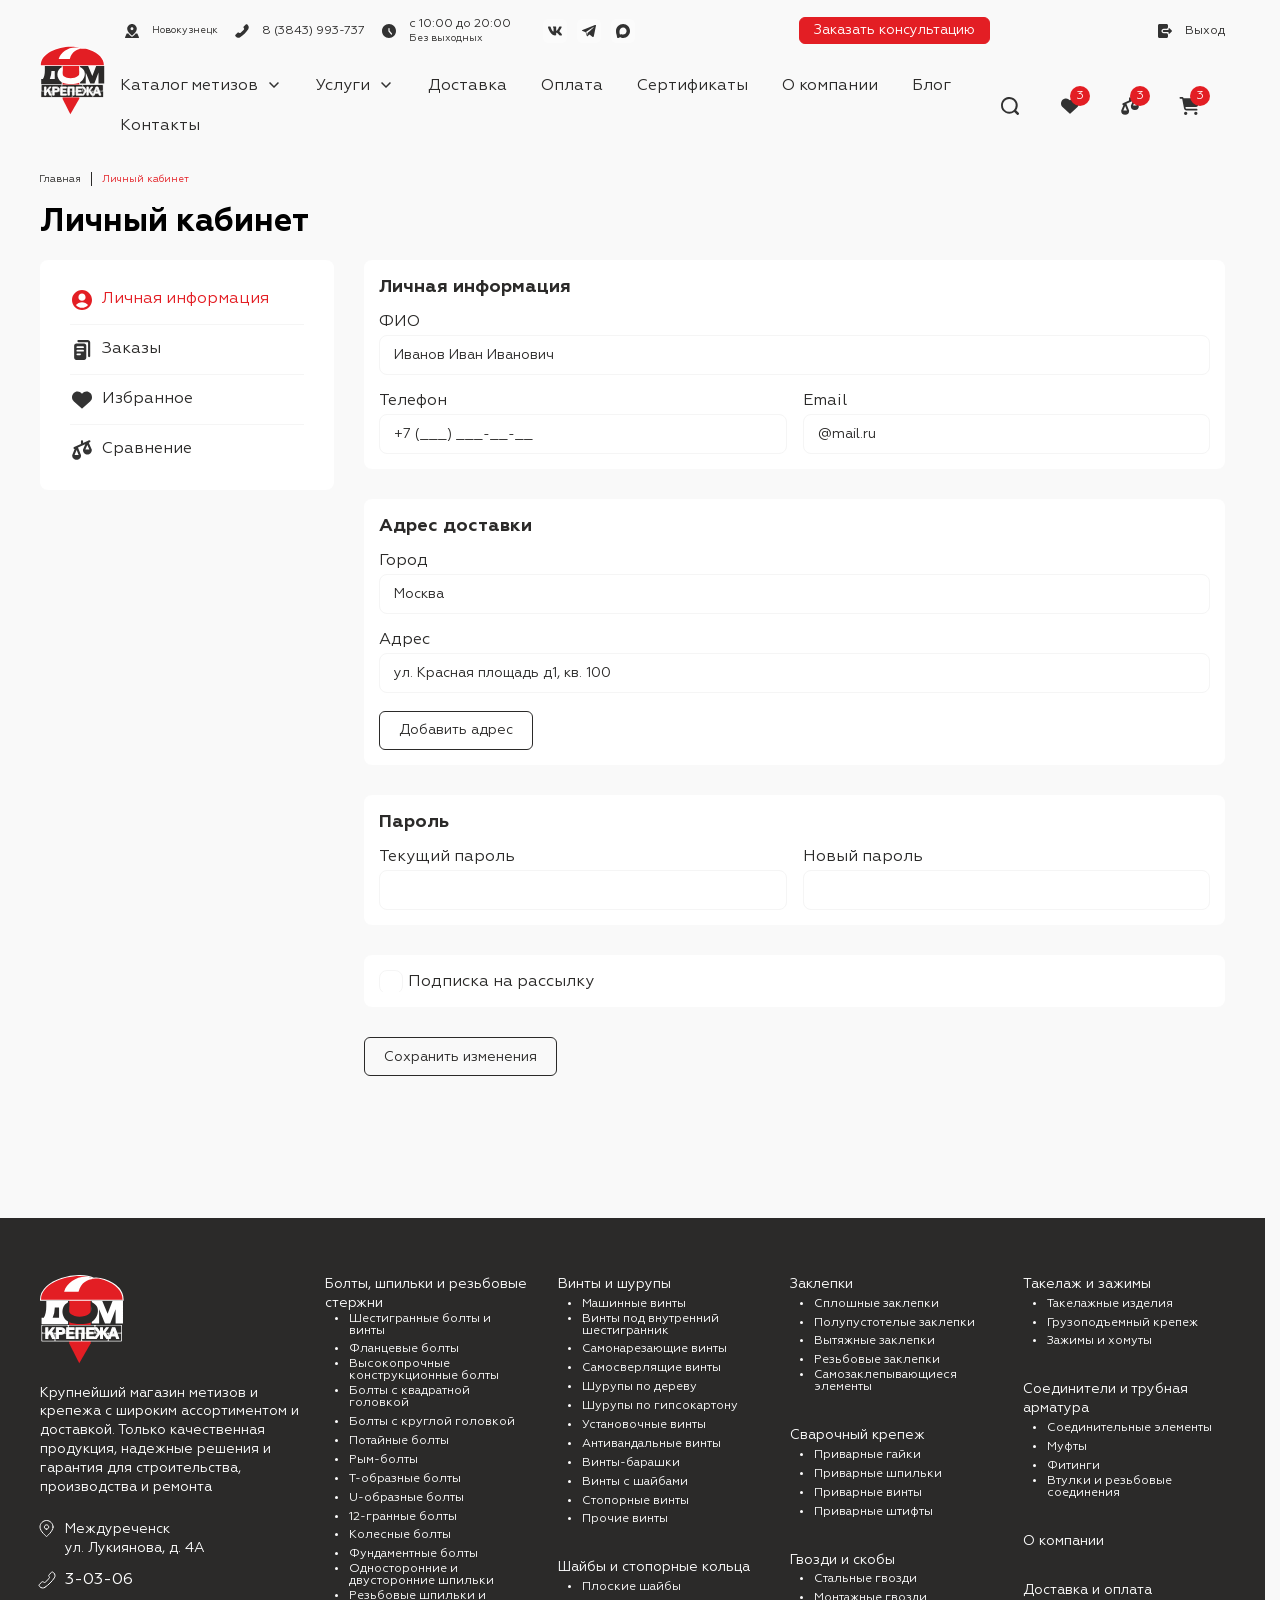
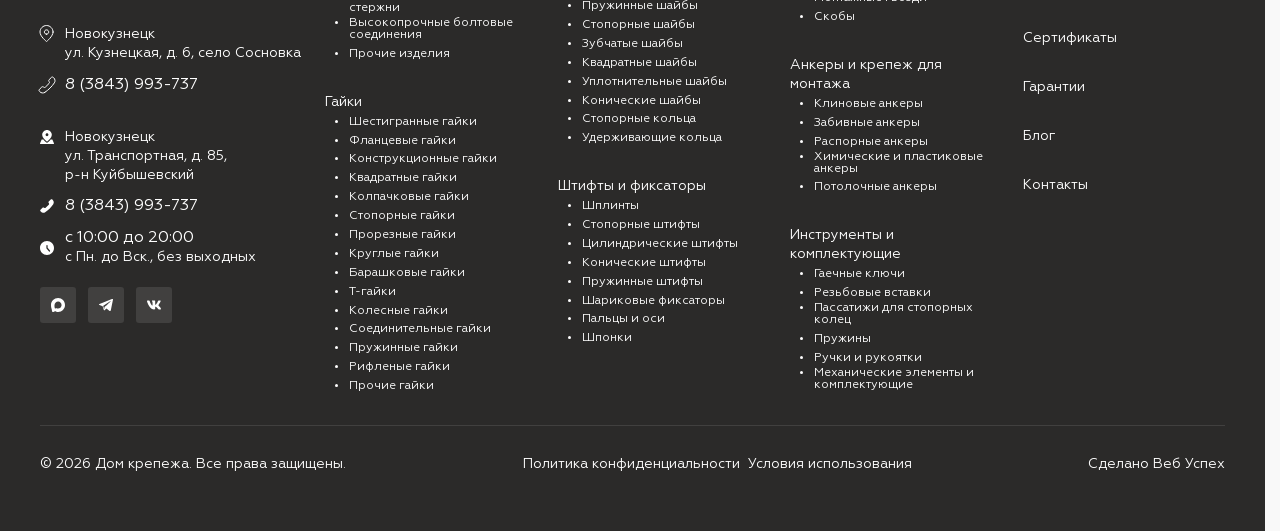
<file: lk01.html>
<!DOCTYPE html>
<html lang="ru">
    <head>
        <title>Главная</title>
        <meta http-equiv="X-UA-Compatible" content="IE=edge" />
        <meta charset="utf-8" />
        <meta name="keywords" content="" />
        <meta name="description" content="" />
        <meta name="author" content="" />
        <meta name="viewport" content="width=device-width, initial-scale=1.0" />
        <link rel="stylesheet" href="./css/reset.css" />
        <link rel="stylesheet" href="./css/fancybox.css" />
        <link rel="stylesheet" href="./css/swiper-bundle.min.css" />
        <link rel="stylesheet" href="./css/nouislider.min.css" />

        <script src="./js/nouislider.min.js" defer></script>
        <script src="./js/swiper-bundle.min.js" defer></script>
        <script src="./js/inputmask.min.js" defer></script>
        <script src="./js/filter.js" defer></script>
        <script src="./js/counter.js" defer></script>
        <script src="./js/fancybox.umd.js" defer></script>
        <script src="./js/scripts.js" defer></script>
        <link rel="stylesheet" href="./css/style.css" />
    </head>
    <body>
        <!-- wrap -->
        <div class="wrap">
            <!-- header -->
            <header class="header">
                <div class="inner-wrap">
                    <div class="logo-inner-wrap">
                        <a href="" class="logo">
                            <img src="./img/logo.svg" alt="" />
                        </a>
                        <a href="" class="logo logo-fix">
                            <img src="./img/logo-main.svg" alt="" />
                        </a>
                    </div>
                    <div class="header-panel-wrap">
                        <div class="panel-top-wrap">
                            <div class="contacts-inner-wrap">
                                <div class="contact-wrap">
                                    <a href="" class="btn-contact">
                                        <div class="button-ico">
                                            <img
                                                src="data:image/svg+xml,%3csvg%20width='24'%20height='14'%20viewBox='-4%200%2024%2014'%20fill='none'%20xmlns='http://www.w3.org/2000/svg'%3e%3cpath%20fill-rule='evenodd'%20clip-rule='evenodd'%20d='M8.00013%200C10.6217%200%2012.8062%202.18456%2012.8062%204.8061C12.8062%205.66169%2012.5121%206.50548%2012.1011%207.26998C11.6885%208.03746%2011.1423%208.75405%2010.5997%209.36412C10.056%209.97539%209.50667%2010.49%209.07866%2010.8536C8.86488%2011.0352%208.67776%2011.1822%208.53349%2011.2863C8.46226%2011.3377%208.3955%2011.3829%208.33788%2011.4175C8.30984%2011.4343%208.27567%2011.4537%208.23934%2011.4705C8.22125%2011.4788%208.19523%2011.49%208.16418%2011.4999C8.13976%2011.5077%208.07871%2011.526%208.00013%2011.526C7.92086%2011.526%207.85933%2011.5074%207.83484%2011.4995C7.80363%2011.4894%207.7775%2011.4781%207.75939%2011.4697C7.72298%2011.4527%207.68878%2011.4332%207.66075%2011.4162C7.60315%2011.3813%207.53642%2011.3357%207.46522%2011.2839C7.32105%2011.1791%207.13401%2011.0311%206.92034%2010.8483C6.49255%2010.4825%205.94347%209.96523%205.40006%209.35232C4.85773%208.74064%204.31181%208.0234%203.89933%207.25772C3.48862%206.49532%203.19403%205.65498%203.19403%204.8061C3.19403%202.18456%205.37859%200%208.00013%200ZM8.00013%206.24146C7.2074%206.24146%206.56476%205.59883%206.56476%204.8061C6.56476%204.01337%207.2074%203.37073%208.00013%203.37073C8.79286%203.37073%209.43549%204.01337%209.43549%204.8061C9.43549%205.59883%208.79286%206.24146%208.00013%206.24146ZM11.0993%2010.1571C11.2838%209.94972%2011.4684%209.73242%2011.6496%209.50667H12.0713H12.9927C13.1927%209.50667%2013.3735%209.62587%2013.4523%209.80971L14.95%2013.3045C15.0162%2013.459%2015.0004%2013.6364%2014.9079%2013.7767C14.8154%2013.917%2014.6585%2014.0014%2014.4905%2014.0014H1.50977C1.3417%2014.0014%201.18487%2013.917%201.09235%2013.7767C0.999825%2013.6364%200.983988%2013.459%201.0502%2013.3045L2.54796%209.80971C2.62675%209.62587%202.80752%209.50667%203.00754%209.50667H3.92887H4.36287C4.53994%209.72715%204.7202%209.93965%204.90029%2010.1427C5.56182%2010.8889%206.23036%2011.5188%206.75083%2011.9638C7.01085%2012.1862%207.23751%2012.3655%207.41111%2012.4917C7.497%2012.5542%207.57588%2012.608%207.64264%2012.6484C7.67525%2012.6682%207.71328%2012.6898%207.75272%2012.7082C7.77236%2012.7174%207.79979%2012.7292%207.8321%2012.7396C7.85771%2012.7479%207.92013%2012.7667%208.00007%2012.7667C8.07934%2012.7667%208.14128%2012.7482%208.1668%2012.7401C8.19896%2012.7298%208.22629%2012.7181%208.24589%2012.709C8.28526%2012.6908%208.32326%2012.6694%208.35588%2012.6498C8.42266%2012.6097%208.50155%2012.5563%208.5875%2012.4943C8.76119%2012.369%208.98795%2012.191%209.24807%2011.97C9.76874%2011.5277%2010.4376%2010.9011%2011.0993%2010.1571Z'%20fill='%23E31E24'/%3e%3c/svg%3e"
                                                alt=""
                                            />
                                        </div>
                                        <div class="button-title button-title-small">
                                            Новокузнецк
                                            <span class="button-title-info">
                                                ул. Транспортная, д. 85, р-н Куйбышевский
                                            </span>
                                        </div>
                                    </a>
                                </div>
                                <div class="contact-wrap">
                                    <a href="tel:83843993737" class="btn-contact">
                                        <div class="button-ico">
                                            <img
                                                src="data:image/svg+xml,%3csvg%20width='24'%20height='24'%20viewBox='-4%20-4%2024%2024'%20fill='none'%20xmlns='http://www.w3.org/2000/svg'%3e%3cg%20clip-path='url(%23clip0_86_3710)'%3e%3cpath%20d='M6.16951%2014.2407C5.52896%2014.654%204.76565%2014.8341%204.00793%2014.7507C3.25021%2014.6674%202.54429%2014.3257%202.00888%2013.7831L1.54081%2013.3254C1.3356%2013.1155%201.2207%2012.8336%201.2207%2012.5401C1.2207%2012.2465%201.3356%2011.9646%201.54081%2011.7547L3.52751%209.78885C3.73565%209.58429%204.0158%209.46967%204.30763%209.46967C4.59946%209.46967%204.87961%209.58429%205.08775%209.78885C5.29765%209.99405%205.57953%2010.1089%205.87307%2010.1089C6.16661%2010.1089%206.44849%209.99405%206.65839%209.78885L9.77886%206.66837C9.88296%206.56579%209.96562%206.44353%2010.022%206.30871C10.0785%206.17389%2010.1075%206.0292%2010.1075%205.88305C10.1075%205.7369%2010.0785%205.59221%2010.022%205.45739C9.96562%205.32257%209.88296%205.20032%209.77886%205.09773C9.57431%204.88959%209.45969%204.60944%209.45969%204.31761C9.45969%204.02579%209.57431%203.74563%209.77886%203.53749L11.7551%201.56119C11.965%201.35599%2012.2469%201.24109%2012.5405%201.24109C12.834%201.24109%2013.1159%201.35599%2013.3258%201.56119L13.7834%202.02927C14.326%202.56468%2014.6677%203.27059%2014.7511%204.02831C14.8344%204.78603%2014.6544%205.54934%2014.2411%206.1899C12.0879%209.36314%209.3483%2012.0957%206.16951%2014.2407Z'%20fill='%23E31E24'/%3e%3c/g%3e%3cdefs%3e%3cclipPath%20id='clip0_86_3710'%3e%3crect%20width='14'%20height='14'%20fill='white'%20transform='translate(1%201)'/%3e%3c/clipPath%3e%3c/defs%3e%3c/svg%3e"
                                                alt=""
                                            />
                                        </div>
                                        <div class="button-title">8 (3843) 993-737</div>
                                    </a>
                                </div>
                                <div class="contact-wrap cnt-shedule">
                                    <a href="" class="btn-contact">
                                        <div class="button-ico">
                                            <img
                                                src="data:image/svg+xml,%3csvg%20width='24'%20height='24'%20viewBox='-4%20-4%2024%2024'%20fill='none'%20xmlns='http://www.w3.org/2000/svg'%3e%3cg%20clip-path='url(%23clip0_86_3716)'%3e%3cpath%20fill-rule='evenodd'%20clip-rule='evenodd'%20d='M8%2015C11.866%2015%2015%2011.866%2015%208C15%204.13401%2011.866%201%208%201C4.13401%201%201%204.13401%201%208C1%2011.866%204.13401%2015%208%2015ZM8.625%205.5C8.625%205.15482%208.34518%204.875%208%204.875C7.65482%204.875%207.375%205.15482%207.375%205.5V8C7.375%208.14621%207.42626%208.28779%207.51986%208.40012L10.0199%2011.4001C10.2408%2011.6653%2010.6349%2011.7011%2010.9001%2011.4801C11.1653%2011.2592%2011.2011%2010.8651%2010.9801%2010.5999L8.625%207.77372V5.5Z'%20fill='%23E31E24'/%3e%3c/g%3e%3cdefs%3e%3cclipPath%20id='clip0_86_3716'%3e%3crect%20width='14'%20height='14'%20fill='white'%20transform='translate(1%201)'/%3e%3c/clipPath%3e%3c/defs%3e%3c/svg%3e"
                                                alt=""
                                            />
                                        </div>
                                        <div class="button-title">
                                            с 10:00 до 20:00
                                            <span class="button-title-info">Без выходных</span>
                                        </div>
                                    </a>
                                </div>
                                <div class="soc-wrap">
                                    <a href="" class="btn-action-ico button-soc">
                                        <img
                                            src="data:image/svg+xml,%3csvg%20width='24'%20height='24'%20viewBox='0%200%2024%2024'%20fill='none'%20xmlns='http://www.w3.org/2000/svg'%3e%3cpath%20fill-rule='evenodd'%20clip-rule='evenodd'%20d='M18.6788%208.1094C18.7762%207.75816%2018.6788%207.5%2018.2156%207.5H16.684C16.2945%207.5%2016.1151%207.72299%2016.0177%207.96895C16.0177%207.96895%2015.2388%2010.0239%2014.1354%2011.3587C13.7784%2011.7452%2013.6162%2011.868%2013.4214%2011.868C13.3241%2011.868%2013.1832%2011.7452%2013.1832%2011.3939V8.1094C13.1832%207.68782%2013.0702%207.5%2012.7456%207.5H10.3387C10.0954%207.5%209.94906%207.69563%209.94906%207.88108C9.94906%208.28075%2010.5007%208.37288%2010.5575%209.49693V11.9384C10.5575%2012.4737%2010.4683%2012.5708%2010.2735%2012.5708C9.75433%2012.5708%208.49141%2010.5065%207.74223%208.14457C7.59542%207.68545%207.44817%207.5%207.05673%207.5H5.52512C5.08752%207.5%205%207.72299%205%207.96895C5%208.40805%205.51932%2010.5861%207.41775%2013.4665C8.68352%2015.4335%2010.4665%2016.5%2012.0892%2016.5C13.0628%2016.5%2013.1832%2016.2632%2013.1832%2015.8552V14.3684C13.1832%2013.8947%2013.2754%2013.8002%2013.5836%2013.8002C13.8109%2013.8002%2014.2003%2013.9232%2015.109%2014.8716C16.1475%2015.9955%2016.3186%2016.5%2016.9028%2016.5H18.4344C18.872%2016.5%2019.0908%2016.2632%2018.9645%2015.7957C18.8265%2015.3299%2018.3307%2014.6542%2017.6727%2013.8529C17.3158%2013.3962%2016.7802%2012.9044%2016.6181%2012.6585C16.3909%2012.3424%2016.4558%2012.2019%2016.6181%2011.921C16.6181%2011.921%2018.4841%209.07559%2018.6788%208.10951V8.1094Z'%20fill='%23E31E24'/%3e%3c/svg%3e"
                                            alt=""
                                        />
                                    </a>
                                    <a href="" class="btn-action-ico button-soc">
                                        <img
                                            src="data:image/svg+xml,%3csvg%20width='24'%20height='24'%20viewBox='0%200%2024%2024'%20fill='none'%20xmlns='http://www.w3.org/2000/svg'%3e%3cpath%20d='M17.9689%206.09456C17.9811%206.08912%2018.9824%205.64521%2019.0001%206.39143L16.7804%2017.5399C16.7804%2017.5399%2016.4658%2018.3092%2015.6271%2017.9422L12.4815%2015.5311L10.4552%2017.366C10.4506%2017.3695%2010.2953%2017.4866%2010.1231%2017.4178C10.1231%2017.4178%209.96583%2017.4005%209.79112%2016.8241C9.5989%2016.2299%208.65537%2013.1366%208.65537%2013.1366L5.52744%2012.0887C5.52744%2012.0887%205.05545%2011.9137%205.00303%2011.5467C4.95061%2011.1798%205.54502%2010.9705%205.54502%2010.9705L17.9689%206.09456ZM16.589%208.36604C16.6058%208.10697%2016.1765%208.36159%2016.169%208.36604L9.30186%2012.7352C9.19709%2012.8051%209.16243%2012.9272%209.19737%2013.0321L10.0187%2015.7235C10.0714%2015.8802%2010.2981%2015.8627%2010.3331%2015.6883L10.5255%2014.0457C10.5255%2013.9759%2010.56%2013.9235%2010.6124%2013.8885C11.2764%2013.2944%2016.2221%208.85601%2016.4317%208.64632C16.653%208.40804%2016.5922%208.3679%2016.589%208.36604Z'%20fill='%23E31E24'/%3e%3c/svg%3e"
                                            alt=""
                                        />
                                    </a>
                                    <a href="" class="btn-action-ico button-soc">
                                        <img
                                            src="data:image/svg+xml,%3csvg%20width='24'%20height='24'%20viewBox='0%200%2024%2024'%20fill='none'%20xmlns='http://www.w3.org/2000/svg'%3e%3cpath%20fill-rule='evenodd'%20clip-rule='evenodd'%20d='M12.1504%2018.96C10.7765%2018.96%2010.138%2018.7586%209.02816%2017.9528C8.32616%2018.8593%206.10315%2019.5677%206.00621%2018.3557C6.00621%2017.4459%205.80563%2016.677%205.57832%2015.8377C5.30754%2014.8036%205%2013.652%205%2011.9834C5%207.99815%208.25596%205%2012.1136%205C15.9747%205%2019%208.14588%2019%2012.0203C19.0129%2015.8348%2015.9484%2018.9397%2012.1504%2018.96ZM12.2072%208.44469C10.3285%208.34732%208.86436%209.65335%208.5401%2011.7014C8.27267%2013.3968%208.74736%2015.4616%209.15185%2015.5691C9.34574%2015.6161%209.8338%2015.2199%2010.138%2014.9144C10.641%2015.2634%2011.2268%2015.473%2011.8362%2015.5221C13.7828%2015.6161%2015.4461%2014.1277%2015.5769%2012.1748C15.6529%2010.2177%2014.1541%208.56004%2012.2072%208.44805L12.2072%208.44469Z'%20fill='%23E31E24'/%3e%3c/svg%3e"
                                            alt=""
                                        />
                                    </a>
                                </div>
                            </div>
                            <div class="order-inner-wrap">
                                <a href="" class="btn button-att">
                                    <div class="button-title">Заказать консультацию</div>
                                </a>
                            </div>
                            <div class="auth-inner-wrap">
                                <div class="auth-wrap">
                                    <a href="" class="btn-auth">
                                        <div class="button-ico">
                                            <img
                                                src="data:image/svg+xml,%3csvg%20width='24'%20height='24'%20viewBox='-5%20-5%2024%2024'%20fill='none'%20xmlns='http://www.w3.org/2000/svg'%3e%3cpath%20fill-rule='evenodd'%20clip-rule='evenodd'%20d='M0%201.5C0%200.671573%200.671573%200%201.5%200H8.5C9.32843%200%2010%200.671573%2010%201.5V3.43863C9.59736%203.76102%209.33093%204.23053%209.26563%204.74998H5.75C4.50736%204.74998%203.5%205.75733%203.5%206.99998C3.5%208.24262%204.50736%209.24998%205.75%209.24998H9.26563C9.33091%209.76944%209.59735%2010.239%2010%2010.5614V12.5C10%2013.3284%209.32843%2014%208.5%2014H1.5C0.671573%2014%200%2013.3284%200%2012.5V1.5ZM10.963%204.30711C10.6827%204.4232%2010.5%204.69668%2010.5%205.00002V6.00002H5.75C5.19772%206.00002%204.75%206.44774%204.75%207.00002C4.75%207.55231%205.19772%208.00002%205.75%208.00002H10.5V9.00002C10.5%209.30337%2010.6827%209.57685%2010.963%209.69293C11.2432%209.80902%2011.5658%209.74485%2011.7803%209.53035L13.7803%207.53035C14.0732%207.23746%2014.0732%206.76258%2013.7803%206.46969L11.7803%204.46969C11.5658%204.25519%2011.2432%204.19103%2010.963%204.30711Z'%20fill='%23E31E24'/%3e%3c/svg%3e"
                                                alt=""
                                            />
                                        </div>
                                        <div class="button-title">Выход</div>
                                    </a>
                                </div>
                            </div>
                        </div>
                        <div class="panel-main-wrap">
                            <div class="popup-menu-wrap menu-inner-wrap js-popup-wrap">
                                <a href="" class="btn-popup btn-popup-menu js-btn-popup-toggle">
                                    <div class="button-title">Меню</div>
                                    <div class="button-ico">
                                        <img
                                            src="data:image/svg+xml,%3csvg%20width='24'%20height='25'%20viewBox='0%200%2024%2025'%20fill='none'%20xmlns='http://www.w3.org/2000/svg'%3e%3cpath%20fill-rule='evenodd'%20clip-rule='evenodd'%20d='M22%207.04823V5.03445H2V7.04823H22ZM22%2011.0758V13.0896H2V11.0758H22ZM22%2017.1171V19.1309H2V17.1171H22Z'%20fill='%23E31E24'/%3e%3c/svg%3e"
                                            alt=""
                                        />
                                    </div>
                                </a>
                                <div class="menu-content-block js-popup-block">
                                    <a href="" class="btn-popup-close btn-action-ico ico-close js-btn-popup-close"></a>
                                    <div class="menu-list-wrap">
                                        <ul class="menu menu-main">
                                            <li class="menu-catalog-li">
                                                <a href="" class="btn-menu">
                                                    <div class="button-title">Каталог метизов</div>
                                                </a>
                                                <ul class="menu">
                                                    <li>
                                                        <a href="" class="btn-action-catalog">
                                                            <div class="button-ico">
                                                                <img src="./img/menu01.svg" alt="" />
                                                            </div>
                                                            <div class="button-title">
                                                                Болты
                                                                <span class="button-title-info">125</span>
                                                            </div>
                                                        </a>
                                                    </li>
                                                    <li>
                                                        <a href="" class="btn-action-catalog">
                                                            <div class="button-ico">
                                                                <img src="./img/menu02.svg" alt="" />
                                                            </div>
                                                            <div class="button-title">
                                                                Гайки
                                                                <span class="button-title-info">125</span>
                                                            </div>
                                                        </a>
                                                    </li>
                                                    <li>
                                                        <a href="" class="btn-action-catalog">
                                                            <div class="button-ico">
                                                                <img src="./img/menu03.svg" alt="" />
                                                            </div>
                                                            <div class="button-title">
                                                                Шурупы
                                                                <span class="button-title-info">125</span>
                                                            </div>
                                                        </a>
                                                    </li>
                                                    <li>
                                                        <a href="" class="btn-action-catalog">
                                                            <div class="button-ico">
                                                                <img src="./img/menu04.svg" alt="" />
                                                            </div>
                                                            <div class="button-title">
                                                                Шайбы и стопорные кольца
                                                                <span class="button-title-info">125</span>
                                                            </div>
                                                        </a>
                                                    </li>
                                                    <li>
                                                        <a href="" class="btn-action-catalog">
                                                            <div class="button-ico">
                                                                <img src="./img/menu05.svg" alt="" />
                                                            </div>
                                                            <div class="button-title">
                                                                Штифты
                                                                <span class="button-title-info">125</span>
                                                            </div>
                                                        </a>
                                                    </li>
                                                    <li>
                                                        <a href="" class="btn-action-catalog">
                                                            <div class="button-ico">
                                                                <img src="./img/menu06.svg" alt="" />
                                                            </div>
                                                            <div class="button-title">
                                                                Заклепки
                                                                <span class="button-title-info">125</span>
                                                            </div>
                                                        </a>
                                                    </li>
                                                    <li>
                                                        <a href="" class="btn-action-catalog">
                                                            <div class="button-ico">
                                                                <img src="./img/menu07.svg" alt="" />
                                                            </div>
                                                            <div class="button-title">
                                                                Вставки
                                                                <span class="button-title-info">125</span>
                                                            </div>
                                                        </a>
                                                    </li>
                                                    <li>
                                                        <a href="" class="btn-action-catalog">
                                                            <div class="button-ico">
                                                                <img src="./img/menu08.svg" alt="" />
                                                            </div>
                                                            <div class="button-title">
                                                                Гвозди
                                                                <span class="button-title-info">125</span>
                                                            </div>
                                                        </a>
                                                    </li>
                                                    <li>
                                                        <a href="" class="btn-action-catalog">
                                                            <div class="button-ico">
                                                                <img src="./img/menu09.svg" alt="" />
                                                            </div>
                                                            <div class="button-title">
                                                                Инструменты
                                                                <span class="button-title-info">125</span>
                                                            </div>
                                                        </a>
                                                    </li>
                                                    <li>
                                                        <a href="" class="btn-action-catalog">
                                                            <div class="button-ico">
                                                                <img src="./img/menu10.svg" alt="" />
                                                            </div>
                                                            <div class="button-title">
                                                                Штифты и ключи
                                                                <span class="button-title-info">125</span>
                                                            </div>
                                                        </a>
                                                    </li>
                                                    <li>
                                                        <a href="" class="btn-action-catalog">
                                                            <div class="button-ico">
                                                                <img src="./img/menu11.svg" alt="" />
                                                            </div>
                                                            <div class="button-title">
                                                                Анкера
                                                                <span class="button-title-info">125</span>
                                                            </div>
                                                        </a>
                                                    </li>
                                                    <li>
                                                        <a href="" class="btn-action-catalog">
                                                            <div class="button-ico">
                                                                <img src="./img/menu12.svg" alt="" />
                                                            </div>
                                                            <div class="button-title">
                                                                Фитинги для труб
                                                                <span class="button-title-info">125</span>
                                                            </div>
                                                        </a>
                                                    </li>
                                                    <li>
                                                        <a href="" class="btn-action-catalog">
                                                            <div class="button-ico">
                                                                <img src="./img/menu13.svg" alt="" />
                                                            </div>
                                                            <div class="button-title">
                                                                Зажимы
                                                                <span class="button-title-info">125</span>
                                                            </div>
                                                        </a>
                                                    </li>
                                                    <li>
                                                        <a href="" class="btn-action-catalog">
                                                            <div class="button-ico">
                                                                <img src="./img/menu14.svg" alt="" />
                                                            </div>
                                                            <div class="button-title">
                                                                Резьбовые стержни
                                                                <span class="button-title-info">125</span>
                                                            </div>
                                                        </a>
                                                    </li>
                                                    <li>
                                                        <a href="" class="btn-action-catalog">
                                                            <div class="button-ico">
                                                                <img src="./img/menu15.svg" alt="" />
                                                            </div>
                                                            <div class="button-title">
                                                                Шпильки
                                                                <span class="button-title-info">125</span>
                                                            </div>
                                                        </a>
                                                    </li>
                                                    <li>
                                                        <a href="" class="btn-action-catalog">
                                                            <div class="button-ico">
                                                                <img src="./img/menu16.svg" alt="" />
                                                            </div>
                                                            <div class="button-title">
                                                                Такелаж
                                                                <span class="button-title-info">125</span>
                                                            </div>
                                                        </a>
                                                    </li>
                                                    <li>
                                                        <a href="" class="btn-action-catalog">
                                                            <div class="button-ico">
                                                                <img src="./img/menu17.svg" alt="" />
                                                            </div>
                                                            <div class="button-title">
                                                                Инженерные детали
                                                                <span class="button-title-info">125</span>
                                                            </div>
                                                        </a>
                                                    </li>
                                                    <li>
                                                        <a href="" class="btn-action-catalog">
                                                            <div class="button-ico">
                                                                <img src="./img/menu18.svg" alt="" />
                                                            </div>
                                                            <div class="button-title">
                                                                Перфорированный крипеж
                                                                <span class="button-title-info">125</span>
                                                            </div>
                                                        </a>
                                                    </li>
                                                    <li>
                                                        <a href="" class="btn-action-catalog">
                                                            <div class="button-ico">
                                                                <img src="./img/menu19.svg" alt="" />
                                                            </div>
                                                            <div class="button-title">
                                                                Дюбеля
                                                                <span class="button-title-info">125</span>
                                                            </div>
                                                        </a>
                                                    </li>
                                                    <li>
                                                        <a href="" class="btn-action-catalog">
                                                            <div class="button-ico">
                                                                <img src="./img/menu20.svg" alt="" />
                                                            </div>
                                                            <div class="button-title">
                                                                Гвозди
                                                                <span class="button-title-info">125</span>
                                                            </div>
                                                        </a>
                                                    </li>
                                                    <li>
                                                        <a href="" class="btn-action-catalog">
                                                            <div class="button-ico">
                                                                <img src="./img/menu21.svg" alt="" />
                                                            </div>
                                                            <div class="button-title">
                                                                Скобы
                                                                <span class="button-title-info">125</span>
                                                            </div>
                                                        </a>
                                                    </li>
                                                </ul>
                                            </li>
                                            <li>
                                                <a href="" class="btn-menu">
                                                    <div class="button-title">Услуги</div>
                                                </a>
                                                <ul class="menu">
                                                    <li>
                                                        <a href="" class="btn-action-catalog">
                                                            <div class="button-title">Услуга 1</div>
                                                        </a>
                                                    </li>
                                                    <li>
                                                        <a href="" class="btn-action-catalog">
                                                            <div class="button-title">Услуга 2</div>
                                                        </a>
                                                    </li>
                                                    <li>
                                                        <a href="" class="btn-action-catalog">
                                                            <div class="button-title">Услуга 3</div>
                                                        </a>
                                                    </li>
                                                </ul>
                                            </li>
                                            <li>
                                                <a href="" class="btn-menu">
                                                    <div class="button-title">Доставка</div>
                                                </a>
                                            </li>
                                            <li>
                                                <a href="" class="btn-menu">
                                                    <div class="button-title">Оплата</div>
                                                </a>
                                            </li>
                                            <li>
                                                <a href="" class="btn-menu">
                                                    <div class="button-title">Сертификаты</div>
                                                </a>
                                            </li>
                                            <li>
                                                <a href="" class="btn-menu">
                                                    <div class="button-title">О компании</div>
                                                </a>
                                            </li>
                                            <li>
                                                <a href="" class="btn-menu">
                                                    <div class="button-title">Блог</div>
                                                </a>
                                            </li>
                                            <li>
                                                <a href="" class="btn-menu">
                                                    <div class="button-title">Контакты</div>
                                                </a>
                                            </li>
                                        </ul>
                                    </div>
                                    <div class="contacts-inner-wrap">
                                        <div class="contact-wrap">
                                            <a href="" class="btn-contact">
                                                <div class="button-ico">
                                                    <img
                                                        src="data:image/svg+xml,%3csvg%20width='24'%20height='14'%20viewBox='-4%200%2024%2014'%20fill='none'%20xmlns='http://www.w3.org/2000/svg'%3e%3cpath%20fill-rule='evenodd'%20clip-rule='evenodd'%20d='M8.00013%200C10.6217%200%2012.8062%202.18456%2012.8062%204.8061C12.8062%205.66169%2012.5121%206.50548%2012.1011%207.26998C11.6885%208.03746%2011.1423%208.75405%2010.5997%209.36412C10.056%209.97539%209.50667%2010.49%209.07866%2010.8536C8.86488%2011.0352%208.67776%2011.1822%208.53349%2011.2863C8.46226%2011.3377%208.3955%2011.3829%208.33788%2011.4175C8.30984%2011.4343%208.27567%2011.4537%208.23934%2011.4705C8.22125%2011.4788%208.19523%2011.49%208.16418%2011.4999C8.13976%2011.5077%208.07871%2011.526%208.00013%2011.526C7.92086%2011.526%207.85933%2011.5074%207.83484%2011.4995C7.80363%2011.4894%207.7775%2011.4781%207.75939%2011.4697C7.72298%2011.4527%207.68878%2011.4332%207.66075%2011.4162C7.60315%2011.3813%207.53642%2011.3357%207.46522%2011.2839C7.32105%2011.1791%207.13401%2011.0311%206.92034%2010.8483C6.49255%2010.4825%205.94347%209.96523%205.40006%209.35232C4.85773%208.74064%204.31181%208.0234%203.89933%207.25772C3.48862%206.49532%203.19403%205.65498%203.19403%204.8061C3.19403%202.18456%205.37859%200%208.00013%200ZM8.00013%206.24146C7.2074%206.24146%206.56476%205.59883%206.56476%204.8061C6.56476%204.01337%207.2074%203.37073%208.00013%203.37073C8.79286%203.37073%209.43549%204.01337%209.43549%204.8061C9.43549%205.59883%208.79286%206.24146%208.00013%206.24146ZM11.0993%2010.1571C11.2838%209.94972%2011.4684%209.73242%2011.6496%209.50667H12.0713H12.9927C13.1927%209.50667%2013.3735%209.62587%2013.4523%209.80971L14.95%2013.3045C15.0162%2013.459%2015.0004%2013.6364%2014.9079%2013.7767C14.8154%2013.917%2014.6585%2014.0014%2014.4905%2014.0014H1.50977C1.3417%2014.0014%201.18487%2013.917%201.09235%2013.7767C0.999825%2013.6364%200.983988%2013.459%201.0502%2013.3045L2.54796%209.80971C2.62675%209.62587%202.80752%209.50667%203.00754%209.50667H3.92887H4.36287C4.53994%209.72715%204.7202%209.93965%204.90029%2010.1427C5.56182%2010.8889%206.23036%2011.5188%206.75083%2011.9638C7.01085%2012.1862%207.23751%2012.3655%207.41111%2012.4917C7.497%2012.5542%207.57588%2012.608%207.64264%2012.6484C7.67525%2012.6682%207.71328%2012.6898%207.75272%2012.7082C7.77236%2012.7174%207.79979%2012.7292%207.8321%2012.7396C7.85771%2012.7479%207.92013%2012.7667%208.00007%2012.7667C8.07934%2012.7667%208.14128%2012.7482%208.1668%2012.7401C8.19896%2012.7298%208.22629%2012.7181%208.24589%2012.709C8.28526%2012.6908%208.32326%2012.6694%208.35588%2012.6498C8.42266%2012.6097%208.50155%2012.5563%208.5875%2012.4943C8.76119%2012.369%208.98795%2012.191%209.24807%2011.97C9.76874%2011.5277%2010.4376%2010.9011%2011.0993%2010.1571Z'%20fill='%23E31E24'/%3e%3c/svg%3e"
                                                        alt=""
                                                    />
                                                </div>
                                                <div class="button-title button-title-small">
                                                    Новокузнецк
                                                    <span class="button-title-info">
                                                        ул. Транспортная, д. 85, р-н Куйбышевский
                                                    </span>
                                                </div>
                                            </a>
                                        </div>
                                        <div class="contact-wrap">
                                            <a href="tel:83843993737" class="btn-contact">
                                                <div class="button-ico">
                                                    <img
                                                        src="data:image/svg+xml,%3csvg%20width='24'%20height='24'%20viewBox='-4%20-4%2024%2024'%20fill='none'%20xmlns='http://www.w3.org/2000/svg'%3e%3cg%20clip-path='url(%23clip0_86_3710)'%3e%3cpath%20d='M6.16951%2014.2407C5.52896%2014.654%204.76565%2014.8341%204.00793%2014.7507C3.25021%2014.6674%202.54429%2014.3257%202.00888%2013.7831L1.54081%2013.3254C1.3356%2013.1155%201.2207%2012.8336%201.2207%2012.5401C1.2207%2012.2465%201.3356%2011.9646%201.54081%2011.7547L3.52751%209.78885C3.73565%209.58429%204.0158%209.46967%204.30763%209.46967C4.59946%209.46967%204.87961%209.58429%205.08775%209.78885C5.29765%209.99405%205.57953%2010.1089%205.87307%2010.1089C6.16661%2010.1089%206.44849%209.99405%206.65839%209.78885L9.77886%206.66837C9.88296%206.56579%209.96562%206.44353%2010.022%206.30871C10.0785%206.17389%2010.1075%206.0292%2010.1075%205.88305C10.1075%205.7369%2010.0785%205.59221%2010.022%205.45739C9.96562%205.32257%209.88296%205.20032%209.77886%205.09773C9.57431%204.88959%209.45969%204.60944%209.45969%204.31761C9.45969%204.02579%209.57431%203.74563%209.77886%203.53749L11.7551%201.56119C11.965%201.35599%2012.2469%201.24109%2012.5405%201.24109C12.834%201.24109%2013.1159%201.35599%2013.3258%201.56119L13.7834%202.02927C14.326%202.56468%2014.6677%203.27059%2014.7511%204.02831C14.8344%204.78603%2014.6544%205.54934%2014.2411%206.1899C12.0879%209.36314%209.3483%2012.0957%206.16951%2014.2407Z'%20fill='%23E31E24'/%3e%3c/g%3e%3cdefs%3e%3cclipPath%20id='clip0_86_3710'%3e%3crect%20width='14'%20height='14'%20fill='white'%20transform='translate(1%201)'/%3e%3c/clipPath%3e%3c/defs%3e%3c/svg%3e"
                                                        alt=""
                                                    />
                                                </div>
                                                <div class="button-title">8 (3843) 993-737</div>
                                            </a>
                                        </div>
                                        <div class="contact-wrap cnt-shedule">
                                            <a href="" class="btn-contact">
                                                <div class="button-ico">
                                                    <img
                                                        src="data:image/svg+xml,%3csvg%20width='24'%20height='24'%20viewBox='-4%20-4%2024%2024'%20fill='none'%20xmlns='http://www.w3.org/2000/svg'%3e%3cg%20clip-path='url(%23clip0_86_3716)'%3e%3cpath%20fill-rule='evenodd'%20clip-rule='evenodd'%20d='M8%2015C11.866%2015%2015%2011.866%2015%208C15%204.13401%2011.866%201%208%201C4.13401%201%201%204.13401%201%208C1%2011.866%204.13401%2015%208%2015ZM8.625%205.5C8.625%205.15482%208.34518%204.875%208%204.875C7.65482%204.875%207.375%205.15482%207.375%205.5V8C7.375%208.14621%207.42626%208.28779%207.51986%208.40012L10.0199%2011.4001C10.2408%2011.6653%2010.6349%2011.7011%2010.9001%2011.4801C11.1653%2011.2592%2011.2011%2010.8651%2010.9801%2010.5999L8.625%207.77372V5.5Z'%20fill='%23E31E24'/%3e%3c/g%3e%3cdefs%3e%3cclipPath%20id='clip0_86_3716'%3e%3crect%20width='14'%20height='14'%20fill='white'%20transform='translate(1%201)'/%3e%3c/clipPath%3e%3c/defs%3e%3c/svg%3e"
                                                        alt=""
                                                    />
                                                </div>
                                                <div class="button-title">
                                                    с 10:00 до 20:00
                                                    <span class="button-title-info">Без выходных</span>
                                                </div>
                                            </a>
                                        </div>
                                        <div class="soc-wrap">
                                            <a href="" class="btn-action-ico button-soc">
                                                <img
                                                    src="data:image/svg+xml,%3csvg%20width='24'%20height='24'%20viewBox='0%200%2024%2024'%20fill='none'%20xmlns='http://www.w3.org/2000/svg'%3e%3cpath%20fill-rule='evenodd'%20clip-rule='evenodd'%20d='M18.6788%208.1094C18.7762%207.75816%2018.6788%207.5%2018.2156%207.5H16.684C16.2945%207.5%2016.1151%207.72299%2016.0177%207.96895C16.0177%207.96895%2015.2388%2010.0239%2014.1354%2011.3587C13.7784%2011.7452%2013.6162%2011.868%2013.4214%2011.868C13.3241%2011.868%2013.1832%2011.7452%2013.1832%2011.3939V8.1094C13.1832%207.68782%2013.0702%207.5%2012.7456%207.5H10.3387C10.0954%207.5%209.94906%207.69563%209.94906%207.88108C9.94906%208.28075%2010.5007%208.37288%2010.5575%209.49693V11.9384C10.5575%2012.4737%2010.4683%2012.5708%2010.2735%2012.5708C9.75433%2012.5708%208.49141%2010.5065%207.74223%208.14457C7.59542%207.68545%207.44817%207.5%207.05673%207.5H5.52512C5.08752%207.5%205%207.72299%205%207.96895C5%208.40805%205.51932%2010.5861%207.41775%2013.4665C8.68352%2015.4335%2010.4665%2016.5%2012.0892%2016.5C13.0628%2016.5%2013.1832%2016.2632%2013.1832%2015.8552V14.3684C13.1832%2013.8947%2013.2754%2013.8002%2013.5836%2013.8002C13.8109%2013.8002%2014.2003%2013.9232%2015.109%2014.8716C16.1475%2015.9955%2016.3186%2016.5%2016.9028%2016.5H18.4344C18.872%2016.5%2019.0908%2016.2632%2018.9645%2015.7957C18.8265%2015.3299%2018.3307%2014.6542%2017.6727%2013.8529C17.3158%2013.3962%2016.7802%2012.9044%2016.6181%2012.6585C16.3909%2012.3424%2016.4558%2012.2019%2016.6181%2011.921C16.6181%2011.921%2018.4841%209.07559%2018.6788%208.10951V8.1094Z'%20fill='%23E31E24'/%3e%3c/svg%3e"
                                                    alt=""
                                                />
                                            </a>
                                            <a href="" class="btn-action-ico button-soc">
                                                <img
                                                    src="data:image/svg+xml,%3csvg%20width='24'%20height='24'%20viewBox='0%200%2024%2024'%20fill='none'%20xmlns='http://www.w3.org/2000/svg'%3e%3cpath%20d='M17.9689%206.09456C17.9811%206.08912%2018.9824%205.64521%2019.0001%206.39143L16.7804%2017.5399C16.7804%2017.5399%2016.4658%2018.3092%2015.6271%2017.9422L12.4815%2015.5311L10.4552%2017.366C10.4506%2017.3695%2010.2953%2017.4866%2010.1231%2017.4178C10.1231%2017.4178%209.96583%2017.4005%209.79112%2016.8241C9.5989%2016.2299%208.65537%2013.1366%208.65537%2013.1366L5.52744%2012.0887C5.52744%2012.0887%205.05545%2011.9137%205.00303%2011.5467C4.95061%2011.1798%205.54502%2010.9705%205.54502%2010.9705L17.9689%206.09456ZM16.589%208.36604C16.6058%208.10697%2016.1765%208.36159%2016.169%208.36604L9.30186%2012.7352C9.19709%2012.8051%209.16243%2012.9272%209.19737%2013.0321L10.0187%2015.7235C10.0714%2015.8802%2010.2981%2015.8627%2010.3331%2015.6883L10.5255%2014.0457C10.5255%2013.9759%2010.56%2013.9235%2010.6124%2013.8885C11.2764%2013.2944%2016.2221%208.85601%2016.4317%208.64632C16.653%208.40804%2016.5922%208.3679%2016.589%208.36604Z'%20fill='%23E31E24'/%3e%3c/svg%3e"
                                                    alt=""
                                                />
                                            </a>
                                            <a href="" class="btn-action-ico button-soc">
                                                <img
                                                    src="data:image/svg+xml,%3csvg%20width='24'%20height='24'%20viewBox='0%200%2024%2024'%20fill='none'%20xmlns='http://www.w3.org/2000/svg'%3e%3cpath%20fill-rule='evenodd'%20clip-rule='evenodd'%20d='M12.1504%2018.96C10.7765%2018.96%2010.138%2018.7586%209.02816%2017.9528C8.32616%2018.8593%206.10315%2019.5677%206.00621%2018.3557C6.00621%2017.4459%205.80563%2016.677%205.57832%2015.8377C5.30754%2014.8036%205%2013.652%205%2011.9834C5%207.99815%208.25596%205%2012.1136%205C15.9747%205%2019%208.14588%2019%2012.0203C19.0129%2015.8348%2015.9484%2018.9397%2012.1504%2018.96ZM12.2072%208.44469C10.3285%208.34732%208.86436%209.65335%208.5401%2011.7014C8.27267%2013.3968%208.74736%2015.4616%209.15185%2015.5691C9.34574%2015.6161%209.8338%2015.2199%2010.138%2014.9144C10.641%2015.2634%2011.2268%2015.473%2011.8362%2015.5221C13.7828%2015.6161%2015.4461%2014.1277%2015.5769%2012.1748C15.6529%2010.2177%2014.1541%208.56004%2012.2072%208.44805L12.2072%208.44469Z'%20fill='%23E31E24'/%3e%3c/svg%3e"
                                                    alt=""
                                                />
                                            </a>
                                        </div>
                                    </div>
                                </div>
                            </div>
                            <div class="actions-inner-wrap">
                                <div class="search-wrap js-popup-wrap">
                                    <a href="" class="btn-action btn-action-ico ico-search js-btn-popup-toggle"></a>
                                    <div class="search-content-block js-popup-block">
                                        <form action="/" class="frm-main-search">
                                            <div class="field-input">
                                                <input type="text" class="form-input" placeholder="Поиск" />
                                            </div>
                                            <div class="field-button">
                                                <button type="submit" class="button-form btn">
                                                    <div class="button-title">Найти</div>
                                                    <div class="button-ico">
                                                        <img
                                                            src="data:image/svg+xml,%3csvg%20width='24'%20height='24'%20viewBox='-3%20-3%2024%2024'%20fill='none'%20xmlns='http://www.w3.org/2000/svg'%3e%3cg%20clip-path='url(%23clip0_86_3775)'%3e%3cpath%20fill-rule='evenodd'%20clip-rule='evenodd'%20d='M8.35714%201.92857C4.80675%201.92857%201.92857%204.80675%201.92857%208.35714C1.92857%2011.9075%204.80675%2014.7857%208.35714%2014.7857C11.9075%2014.7857%2014.7857%2011.9075%2014.7857%208.35714C14.7857%204.80675%2011.9075%201.92857%208.35714%201.92857ZM0%208.35714C0%203.74162%203.74162%200%208.35714%200C12.9727%200%2016.7143%203.74162%2016.7143%208.35714C16.7143%2010.201%2016.1172%2011.9054%2015.1057%2013.2875L17.6237%2015.8054C18.1259%2016.3075%2018.1259%2017.1216%2017.6237%2017.6237C17.1216%2018.1257%2016.3076%2018.1257%2015.8054%2017.6237L13.2875%2015.1057C11.9054%2016.1172%2010.201%2016.7143%208.35714%2016.7143C3.74162%2016.7143%200%2012.9727%200%208.35714Z'%20fill='%23E31E24'/%3e%3c/g%3e%3cdefs%3e%3cclipPath%20id='clip0_86_3775'%3e%3crect%20width='18'%20height='18'%20fill='white'/%3e%3c/clipPath%3e%3c/defs%3e%3c/svg%3e"
                                                            alt=""
                                                        />
                                                    </div>
                                                </button>
                                            </div>
                                        </form>
                                    </div>
                                </div>
                                <div class="action-wrap">
                                    <a href="" class="btn-action btn-action-ico ico-fav" data-count="3"></a>
                                </div>
                                <div class="action-wrap">
                                    <a href="" class="btn-action btn-action-ico ico-compare" data-count="3"></a>
                                </div>
                                <div class="action-wrap">
                                    <a href="" class="btn-action btn-action-ico ico-cart" data-count="3"></a>
                                </div>
                            </div>
                        </div>
                    </div>
                </div>
            </header>
            <!-- /header -->
            <!-- page -->
            <div class="page-full">
                <!--breadcrumbs-box-->
                <div class="breadcrumbs-box">
                    <ol class="menu">
                        <li><a href="">Главная</a></li>
                        <li><a href="">Личный кабинет</a></li>
                    </ol>
                </div>
                <!--/breadcrumbs-box-->

                <!--page-title-box-->
                <div class="page-title-box">
                    <div class="title-wrap">
                        <h1 class="h1-title section-title">Личный кабинет</h1>
                    </div>
                </div>
                <!--/page-title-box-->

                <!--content-outer-wrap-->
                <div class="content-outer-wrap section-lk">
                    <!--content-wrap-->
                    <div class="content-wrap">
                        <!--form-content-box-->
                        <form action="/" class="form-content-box">
                            <!--frm-section-wrap-->
                            <div class="frm-section-wrap section-box">
                                <div class="section-title-wrap">
                                    <div class="section-title">Личная информация</div>
                                </div>
                                <div class="section-content-wrap">
                                    <div class="frm-row">
                                        <div class="frm-field">
                                            <div class="frm-field-input">
                                                <div class="field-input-title">ФИО</div>
                                                <div class="field-input-content">
                                                    <input
                                                        type="text"
                                                        class="form-input"
                                                        placeholder="Иванов Иван Иванович"
                                                        value=""
                                                    />
                                                </div>
                                            </div>
                                        </div>
                                    </div>
                                    <div class="frm-row">
                                        <div class="frm-field field-half">
                                            <div class="frm-field-input">
                                                <div class="field-input-title">Телефон</div>
                                                <div class="field-input-content">
                                                    <input
                                                        type="tel"
                                                        class="form-input"
                                                        placeholder="+7 (___) ___-__-__"
                                                        value=""
                                                    />
                                                </div>
                                            </div>
                                        </div>
                                        <div class="frm-field field-half">
                                            <div class="frm-field-input">
                                                <div class="field-input-title">Email</div>
                                                <div class="field-input-content">
                                                    <input
                                                        type="email"
                                                        class="form-input"
                                                        placeholder="@mail.ru"
                                                        value=""
                                                    />
                                                </div>
                                            </div>
                                        </div>
                                    </div>
                                </div>
                            </div>
                            <!--/frm-section-wrap-->
                            <!--frm-section-wrap-->
                            <div class="frm-section-wrap section-box">
                                <div class="section-title-wrap">
                                    <div class="section-title">Адрес доставки</div>
                                </div>
                                <div class="section-content-wrap">
                                    <div class="frm-row">
                                        <div class="frm-field">
                                            <div class="frm-field-input">
                                                <div class="field-input-title">Город</div>
                                                <div class="field-input-content">
                                                    <input
                                                        type="text"
                                                        class="form-input"
                                                        placeholder="Москва"
                                                        value=""
                                                    />
                                                </div>
                                            </div>
                                        </div>
                                    </div>
                                    <div class="frm-row">
                                        <div class="frm-field">
                                            <div class="frm-field-input">
                                                <div class="field-input-title">Адрес</div>
                                                <div class="field-input-content">
                                                    <input
                                                        type="text"
                                                        class="form-input"
                                                        placeholder="ул. Красная площадь д1, кв. 100"
                                                        value=""
                                                    />
                                                </div>
                                            </div>
                                        </div>
                                    </div>
                                    <div class="frm-row">
                                        <div class="frm-field">
                                            <a href="" class="btn">
                                                <div class="button-title">Добавить адрес</div>
                                            </a>
                                        </div>
                                    </div>
                                </div>
                            </div>
                            <!--/frm-section-wrap-->
                            <!--frm-section-wrap-->
                            <div class="frm-section-wrap section-box">
                                <div class="section-title-wrap">
                                    <div class="section-title">Пароль</div>
                                </div>
                                <div class="section-content-wrap">
                                    <div class="frm-row">
                                        <div class="frm-field field-half">
                                            <div class="frm-field-input">
                                                <div class="field-input-title">Текущий пароль</div>
                                                <div class="field-input-content">
                                                    <input type="password" class="form-input" placeholder="" value="" />
                                                    <a
                                                        href=""
                                                        class="field-input-button btn-action-ico ico-password-toggle js-password-toggle"
                                                    ></a>
                                                </div>
                                            </div>
                                        </div>
                                        <div class="frm-field field-half">
                                            <div class="frm-field-input">
                                                <div class="field-input-title">Новый пароль</div>
                                                <div class="field-input-content">
                                                    <input type="password" class="form-input" placeholder="" value="" />
                                                    <a
                                                        href=""
                                                        class="field-input-button btn-action-ico ico-password-toggle js-password-toggle"
                                                    ></a>
                                                </div>
                                            </div>
                                        </div>
                                    </div>
                                </div>
                            </div>
                            <!--/frm-section-wrap-->
                            <!--frm-section-wrap-->
                            <div class="frm-section-wrap section-box">
                                <div class="section-content-wrap">
                                    <div class="frm-row">
                                        <div class="frm-field">
                                            <div class="frm-select">
                                                <input type="checkbox" id="lk" />
                                                <label for="lk">Подписка на рассылку</label>
                                            </div>
                                        </div>
                                    </div>
                                </div>
                            </div>
                            <!--/frm-section-wrap-->
                            <!--frm-submit-wrap-->
                            <div class="frm-submit-wrap">
                                <div class="frm-row">
                                    <div class="frm-field">
                                        <button type="submit" class="btn">
                                            <div class="button-title">Сохранить изменения</div>
                                        </button>
                                    </div>
                                </div>
                            </div>
                            <!--/frm-submit-wrap-->
                        </form>
                        <!--/form-content-box-->
                    </div>
                    <!--/content-wrap-->

                    <!--side-wrap-->
                    <div class="side-wrap">
                        <!--side-menu-box-->
                        <div class="side-menu-box section-box">
                            <ul class="menu">
                                <li>
                                    <a href="" class="btn-menu active">
                                        <div class="button-ico">
                                            <img
                                                src="data:image/svg+xml,%3csvg%20width='24'%20height='24'%20viewBox='-2%20-2%2024%2024'%20fill='none'%20xmlns='http://www.w3.org/2000/svg'%3e%3cg%20clip-path='url(%23clip0_123_1634)'%3e%3cpath%20fill-rule='evenodd'%20clip-rule='evenodd'%20d='M20%2010C20%2012.6812%2018.9447%2015.116%2017.227%2016.9117C15.4127%2018.8081%2012.8596%2019.9917%2010.0298%2020C10.0199%2020%2010.01%2020%2010%2020C9.99004%2020%209.9801%2020%209.97016%2020C7.14043%2019.9917%204.58723%2018.8081%202.77304%2016.9117C1.05523%2015.116%200%2012.6812%200%2010C0%204.47716%204.47716%200%2010%200C15.5229%200%2020%204.47716%2020%2010ZM16.0611%2015C14.6201%2013.255%2012.4399%2012.1428%2010%2012.1428C7.56009%2012.1428%205.37991%2013.255%203.93879%2015C5.37991%2016.745%207.56009%2017.8571%2010%2017.8571C12.4399%2017.8571%2014.6201%2016.745%2016.0611%2015ZM10.0002%2010.7142C11.9726%2010.7142%2013.5716%209.11526%2013.5716%207.14281C13.5716%205.17037%2011.9726%203.57139%2010.0002%203.57139C8.02773%203.57139%206.42874%205.17037%206.42874%207.14281C6.42874%209.11526%208.02773%2010.7142%2010.0002%2010.7142Z'%20fill='%23E31E24'/%3e%3c/g%3e%3cdefs%3e%3cclipPath%20id='clip0_123_1634'%3e%3crect%20width='20'%20height='20'%20fill='white'/%3e%3c/clipPath%3e%3c/defs%3e%3c/svg%3e"
                                                alt=""
                                            />
                                        </div>
                                        <div class="button-title">Личная информация</div>
                                    </a>
                                </li>
                                <li>
                                    <a href="" class="btn-menu">
                                        <div class="button-ico">
                                            <img
                                                src="data:image/svg+xml,%3csvg%20width='24'%20height='24'%20viewBox='-2%20-2%2024%2024'%20fill='none'%20xmlns='http://www.w3.org/2000/svg'%3e%3cpath%20fill-rule='evenodd'%20clip-rule='evenodd'%20d='M6.42842%200C5.83669%200%205.35699%200.479694%205.35699%201.07143C5.35699%201.66316%205.83669%202.14286%206.42842%202.14286H15.7141C15.9114%202.14286%2016.0713%202.30276%2016.0713%202.5V16.0714C16.0713%2016.6631%2016.551%2017.1429%2017.1427%2017.1429C17.7344%2017.1429%2018.2141%2016.6631%2018.2141%2016.0714V2.5C18.2141%201.11929%2017.0948%200%2015.7141%200H6.42842ZM2.14258%205.71429C2.14258%204.53081%203.10196%203.57143%204.28544%203.57143H12.1426C13.326%203.57143%2014.2854%204.53081%2014.2854%205.71429V17.8571C14.2854%2019.0406%2013.326%2020%2012.1426%2020H4.28544C3.10196%2020%202.14258%2019.0406%202.14258%2017.8571V5.71429ZM4.46356%207.14286C4.46356%206.64974%204.86332%206.25%205.35642%206.25H11.0707C11.5638%206.25%2011.9636%206.64974%2011.9636%207.14286C11.9636%207.63597%2011.5638%208.03571%2011.0707%208.03571H5.35642C4.86332%208.03571%204.46356%207.63597%204.46356%207.14286ZM5.35712%209.82143C4.86401%209.82143%204.46426%2010.2212%204.46426%2010.7143C4.46426%2011.2074%204.86401%2011.6071%205.35712%2011.6071H11.0714C11.5645%2011.6071%2011.9643%2011.2074%2011.9643%2010.7143C11.9643%2010.2212%2011.5645%209.82143%2011.0714%209.82143H5.35712ZM4.46318%2014.2857C4.46318%2013.7926%204.86294%2013.3929%205.35604%2013.3929H8.21318C8.70629%2013.3929%209.10604%2013.7926%209.10604%2014.2857C9.10604%2014.7789%208.70629%2015.1786%208.21318%2015.1786H5.35604C4.86294%2015.1786%204.46318%2014.7789%204.46318%2014.2857Z'%20fill='%23E31E24'/%3e%3c/svg%3e"
                                                alt=""
                                            />
                                        </div>
                                        <div class="button-title">Заказы</div>
                                    </a>
                                </li>
                                <li>
                                    <a href="" class="btn-menu">
                                        <div class="button-ico">
                                            <img
                                                src="data:image/svg+xml,%3csvg%20width='24'%20height='24'%20viewBox='-2%20-2%2024%2024'%20fill='none'%20xmlns='http://www.w3.org/2000/svg'%3e%3cg%20clip-path='url(%23clip0_123_1655)'%3e%3cpath%20fill-rule='evenodd'%20clip-rule='evenodd'%20d='M5.74872%201.54993C7.14948%201.65143%208.60906%202.33426%2010.0063%203.71621C11.4031%202.33464%2012.8614%201.65311%2014.2609%201.55387C15.8403%201.44186%2017.2366%202.08021%2018.2469%203.08737C20.233%205.06757%2020.8567%208.65074%2018.3921%2011.1154C18.3839%2011.1237%2018.3753%2011.1318%2018.3666%2011.1397L10.4858%2018.2782C10.2136%2018.5246%209.79889%2018.5246%209.52673%2018.2782L1.64591%2011.1397C1.63719%2011.1318%201.62868%2011.1237%201.62036%2011.1154C-0.857107%208.6379%20-0.236719%205.05431%201.75599%203.07566C2.76869%202.07009%204.16782%201.43539%205.74872%201.54993Z'%20fill='%23E31E24'/%3e%3c/g%3e%3cdefs%3e%3cclipPath%20id='clip0_123_1655'%3e%3crect%20width='20'%20height='20'%20fill='white'/%3e%3c/clipPath%3e%3c/defs%3e%3c/svg%3e"
                                                alt=""
                                            />
                                        </div>
                                        <div class="button-title">Избранное</div>
                                    </a>
                                </li>
                                <li>
                                    <a href="" class="btn-menu">
                                        <div class="button-ico">
                                            <img
                                                src="data:image/svg+xml,%3csvg%20width='24'%20height='24'%20viewBox='-2%20-2%2024%2024'%20fill='none'%20xmlns='http://www.w3.org/2000/svg'%3e%3cg%20clip-path='url(%23clip0_123_1659)'%3e%3cpath%20fill-rule='evenodd'%20clip-rule='evenodd'%20d='M18.3768%200.809482C18.6217%201.34818%2018.3834%201.98337%2017.8447%202.22824L16.7822%202.71123L19.7315%209.57745C19.7889%209.71105%2019.8185%209.85493%2019.8185%2010.0003C19.8185%2011.1768%2019.3512%2012.3051%2018.5194%2013.137C17.6874%2013.9688%2016.5591%2014.4361%2015.3827%2014.4361C14.2062%2014.4361%2013.078%2013.9688%2012.2461%2013.137C11.4142%2012.3051%2010.9468%2011.1768%2010.9468%2010.0003C10.9468%209.85493%2010.9764%209.71105%2011.0338%209.57745L13.3041%204.29214L10.4637%205.58323C10.4497%205.59%2010.4354%205.59647%2010.421%205.60264L5.99409%207.61488L8.97419%2014.9817C9.02584%2015.1093%209.05238%2015.2457%209.05238%2015.3834C9.05238%2016.56%208.58504%2017.6883%207.75315%2018.5201C6.92127%2019.352%205.79298%2019.8193%204.61652%2019.8193C3.44007%2019.8193%202.31178%2019.352%201.47989%2018.5201C0.648013%2017.6883%200.180664%2016.56%200.180664%2015.3834C0.180664%2015.2457%200.207213%2015.1093%200.258855%2014.9817L2.65769%209.05174C2.22941%209.07558%201.81067%208.83907%201.62248%208.42507C1.37762%207.88637%201.61582%207.25117%202.15451%207.00631L8.92818%203.92737V1.25284C8.92818%200.661109%209.40788%200.181415%209.99961%200.181415C10.5913%200.181415%2011.071%200.661109%2011.071%201.25284V2.95334L14.8768%201.22346C14.9178%201.20146%2014.9604%201.18211%2015.0041%201.16557L16.9579%200.277451C17.4967%200.0325892%2018.1319%200.270788%2018.3768%200.809482ZM17.3908%209.55745L15.3827%204.8826L13.3746%209.55745H17.3908ZM4.61652%209.9237L2.61024%2014.8833H6.62279L4.61652%209.9237Z'%20fill='%23E31E24'/%3e%3c/g%3e%3cdefs%3e%3cclipPath%20id='clip0_123_1659'%3e%3crect%20width='20'%20height='20'%20fill='white'/%3e%3c/clipPath%3e%3c/defs%3e%3c/svg%3e"
                                                alt=""
                                            />
                                        </div>
                                        <div class="button-title">Сравнение</div>
                                    </a>
                                </li>
                            </ul>
                        </div>
                        <!--/side-menu-box-->
                    </div>
                    <!--/side-wrap-->
                </div>
                <!--/content-outer-wrap-->
            </div>
            <!-- /page -->

            <!-- footer -->
            <footer class="footer">
                <!--footer-main-panel-->
                <div class="footer-main-panel cnt-section">
                    <div class="inner-wrap">
                        <div class="panel-info-wrap">
                            <div class="panel-logo-wrap">
                                <div class="logo-wrap">
                                    <a href="" class="logo">
                                        <img src="./img/logo-footer.svg" alt="" />
                                    </a>
                                </div>
                                <div class="info-wrap">
                                    <p>
                                        Крупнейший магазин метизов и крепежа с широким ассортиментом и доставкой. Только
                                        качественная продукция, надежные решения и гарантия для строительства,
                                        производства и ремонта
                                    </p>
                                </div>
                            </div>
                            <div class="panel-contacts-wrap">
                                <div class="contacts-inner-wrap">
                                    <div class="contact-wrap">
                                        <a href="" class="btn-contact">
                                            <div class="button-ico">
                                                <img
                                                    src="data:image/svg+xml,%3csvg%20width='24'%20height='17'%20viewBox='-4.5%200%2024%2017'%20fill='none'%20xmlns='http://www.w3.org/2000/svg'%3e%3cpath%20d='M13.5909%207.04545C13.5909%2011.4091%207.04545%2016.5%207.04545%2016.5C7.04545%2016.5%200.5%2011.4091%200.5%207.04545C0.5%203.48036%203.48036%200.5%207.04545%200.5C10.6105%200.5%2013.5909%203.48036%2013.5909%207.04545Z'%20stroke='%23E31E24'%20stroke-linecap='round'%20stroke-linejoin='round'/%3e%3cpath%20d='M7.04534%209.22741C8.25033%209.22741%209.22716%208.25058%209.22716%207.04559C9.22716%205.8406%208.25033%204.86377%207.04534%204.86377C5.84035%204.86377%204.86353%205.8406%204.86353%207.04559C4.86353%208.25058%205.84035%209.22741%207.04534%209.22741Z'%20stroke='%23E31E24'%20stroke-linecap='round'%20stroke-linejoin='round'/%3e%3c/svg%3e"
                                                    alt=""
                                                />
                                            </div>
                                            <div class="button-title button-title-small">
                                                Междуреченск
                                                <span class="button-title-info">ул. Лукиянова, д. 4А</span>
                                            </div>
                                        </a>
                                    </div>
                                    <div class="contact-wrap">
                                        <a href="tel:30306" class="btn-contact">
                                            <div class="button-ico">
                                                <img
                                                    src="data:image/svg+xml,%3csvg%20width='24'%20height='24'%20viewBox='-3.5%20-3.5%2024%2024'%20fill='none'%20xmlns='http://www.w3.org/2000/svg'%3e%3cpath%20d='M6.34347%2015.8498C5.58711%2016.3376%204.68581%2016.5503%203.7911%2016.452C2.89641%2016.3535%202.06287%2015.9501%201.43067%2015.3093L0.877975%2014.7689C0.63567%2014.521%200.5%2014.1882%200.5%2013.8416C0.5%2013.4951%200.63567%2013.1621%200.877975%2012.9144L3.22384%2010.593C3.46961%2010.3515%203.80041%2010.2162%204.145%2010.2162C4.48957%2010.2162%204.82038%2010.3515%205.06614%2010.593C5.31398%2010.8354%205.64683%2010.971%205.99344%2010.971C6.34005%2010.971%206.67288%2010.8354%206.92072%2010.593L10.6053%206.90844C10.7282%206.78731%2010.8259%206.64295%2010.8925%206.48376C10.9591%206.32458%2010.9934%206.15372%2010.9934%205.98116C10.9934%205.80858%2010.9591%205.63773%2010.8925%205.47853C10.8259%205.31935%2010.7282%205.17499%2010.6053%205.05386C10.3638%204.8081%2010.2285%204.47729%2010.2285%204.13271C10.2285%203.78812%2010.3638%203.45733%2010.6053%203.21156L12.9389%200.877975C13.1868%200.635669%2013.5196%200.5%2013.8662%200.5C14.2129%200.5%2014.5457%200.635669%2014.7935%200.877975L15.334%201.43067C15.9746%202.06287%2016.378%202.89641%2016.4765%203.7911C16.5749%204.68581%2016.3623%205.58711%2015.8743%206.34347C13.3319%2010.0904%2010.0969%2013.317%206.34347%2015.8498Z'%20stroke='%23E31E24'%20stroke-linecap='round'%20stroke-linejoin='round'/%3e%3c/svg%3e"
                                                    alt=""
                                                />
                                            </div>
                                            <div class="button-title">3-03-06</div>
                                        </a>
                                    </div>
                                    <div class="contact-wrap">
                                        <a href="" class="btn-contact">
                                            <div class="button-ico">
                                                <img
                                                    src="data:image/svg+xml,%3csvg%20width='24'%20height='17'%20viewBox='-4.5%200%2024%2017'%20fill='none'%20xmlns='http://www.w3.org/2000/svg'%3e%3cpath%20d='M13.5909%207.04545C13.5909%2011.4091%207.04545%2016.5%207.04545%2016.5C7.04545%2016.5%200.5%2011.4091%200.5%207.04545C0.5%203.48036%203.48036%200.5%207.04545%200.5C10.6105%200.5%2013.5909%203.48036%2013.5909%207.04545Z'%20stroke='%23E31E24'%20stroke-linecap='round'%20stroke-linejoin='round'/%3e%3cpath%20d='M7.04534%209.22741C8.25033%209.22741%209.22716%208.25058%209.22716%207.04559C9.22716%205.8406%208.25033%204.86377%207.04534%204.86377C5.84035%204.86377%204.86353%205.8406%204.86353%207.04559C4.86353%208.25058%205.84035%209.22741%207.04534%209.22741Z'%20stroke='%23E31E24'%20stroke-linecap='round'%20stroke-linejoin='round'/%3e%3c/svg%3e"
                                                    alt=""
                                                />
                                            </div>
                                            <div class="button-title button-title-small">
                                                Новокузнецк
                                                <span class="button-title-info">
                                                    ул. Кузнецкая, д. 6, село Сосновка
                                                </span>
                                            </div>
                                        </a>
                                    </div>
                                    <div class="contact-wrap">
                                        <a href="tel:83843993737" class="btn-contact">
                                            <div class="button-ico">
                                                <img
                                                    src="data:image/svg+xml,%3csvg%20width='24'%20height='24'%20viewBox='-3.5%20-3.5%2024%2024'%20fill='none'%20xmlns='http://www.w3.org/2000/svg'%3e%3cpath%20d='M6.34347%2015.8498C5.58711%2016.3376%204.68581%2016.5503%203.7911%2016.452C2.89641%2016.3535%202.06287%2015.9501%201.43067%2015.3093L0.877975%2014.7689C0.63567%2014.521%200.5%2014.1882%200.5%2013.8416C0.5%2013.4951%200.63567%2013.1621%200.877975%2012.9144L3.22384%2010.593C3.46961%2010.3515%203.80041%2010.2162%204.145%2010.2162C4.48957%2010.2162%204.82038%2010.3515%205.06614%2010.593C5.31398%2010.8354%205.64683%2010.971%205.99344%2010.971C6.34005%2010.971%206.67288%2010.8354%206.92072%2010.593L10.6053%206.90844C10.7282%206.78731%2010.8259%206.64295%2010.8925%206.48376C10.9591%206.32458%2010.9934%206.15372%2010.9934%205.98116C10.9934%205.80858%2010.9591%205.63773%2010.8925%205.47853C10.8259%205.31935%2010.7282%205.17499%2010.6053%205.05386C10.3638%204.8081%2010.2285%204.47729%2010.2285%204.13271C10.2285%203.78812%2010.3638%203.45733%2010.6053%203.21156L12.9389%200.877975C13.1868%200.635669%2013.5196%200.5%2013.8662%200.5C14.2129%200.5%2014.5457%200.635669%2014.7935%200.877975L15.334%201.43067C15.9746%202.06287%2016.378%202.89641%2016.4765%203.7911C16.5749%204.68581%2016.3623%205.58711%2015.8743%206.34347C13.3319%2010.0904%2010.0969%2013.317%206.34347%2015.8498Z'%20stroke='%23E31E24'%20stroke-linecap='round'%20stroke-linejoin='round'/%3e%3c/svg%3e"
                                                    alt=""
                                                />
                                            </div>
                                            <div class="button-title">8 (3843) 993-737</div>
                                        </a>
                                    </div>
                                </div>
                                <div class="contacts-main-wrap">
                                    <div class="contact-wrap">
                                        <a href="" class="btn-contact">
                                            <div class="button-ico">
                                                <img
                                                    src="data:image/svg+xml,%3csvg%20width='24'%20height='14'%20viewBox='-4%200%2024%2014'%20fill='none'%20xmlns='http://www.w3.org/2000/svg'%3e%3cpath%20fill-rule='evenodd'%20clip-rule='evenodd'%20d='M8.00013%200C10.6217%200%2012.8062%202.18456%2012.8062%204.8061C12.8062%205.66169%2012.5121%206.50548%2012.1011%207.26998C11.6885%208.03746%2011.1423%208.75405%2010.5997%209.36412C10.056%209.97539%209.50667%2010.49%209.07866%2010.8536C8.86488%2011.0352%208.67776%2011.1822%208.53349%2011.2863C8.46226%2011.3377%208.3955%2011.3829%208.33788%2011.4175C8.30984%2011.4343%208.27567%2011.4537%208.23934%2011.4705C8.22125%2011.4788%208.19523%2011.49%208.16418%2011.4999C8.13976%2011.5077%208.07871%2011.526%208.00013%2011.526C7.92086%2011.526%207.85933%2011.5074%207.83484%2011.4995C7.80363%2011.4894%207.7775%2011.4781%207.75939%2011.4697C7.72298%2011.4527%207.68878%2011.4332%207.66075%2011.4162C7.60315%2011.3813%207.53642%2011.3357%207.46522%2011.2839C7.32105%2011.1791%207.13401%2011.0311%206.92034%2010.8483C6.49255%2010.4825%205.94347%209.96523%205.40006%209.35232C4.85773%208.74064%204.31181%208.0234%203.89933%207.25772C3.48862%206.49532%203.19403%205.65498%203.19403%204.8061C3.19403%202.18456%205.37859%200%208.00013%200ZM8.00013%206.24146C7.2074%206.24146%206.56476%205.59883%206.56476%204.8061C6.56476%204.01337%207.2074%203.37073%208.00013%203.37073C8.79286%203.37073%209.43549%204.01337%209.43549%204.8061C9.43549%205.59883%208.79286%206.24146%208.00013%206.24146ZM11.0993%2010.1571C11.2838%209.94972%2011.4684%209.73242%2011.6496%209.50667H12.0713H12.9927C13.1927%209.50667%2013.3735%209.62587%2013.4523%209.80971L14.95%2013.3045C15.0162%2013.459%2015.0004%2013.6364%2014.9079%2013.7767C14.8154%2013.917%2014.6585%2014.0014%2014.4905%2014.0014H1.50977C1.3417%2014.0014%201.18487%2013.917%201.09235%2013.7767C0.999825%2013.6364%200.983988%2013.459%201.0502%2013.3045L2.54796%209.80971C2.62675%209.62587%202.80752%209.50667%203.00754%209.50667H3.92887H4.36287C4.53994%209.72715%204.7202%209.93965%204.90029%2010.1427C5.56182%2010.8889%206.23036%2011.5188%206.75083%2011.9638C7.01085%2012.1862%207.23751%2012.3655%207.41111%2012.4917C7.497%2012.5542%207.57588%2012.608%207.64264%2012.6484C7.67525%2012.6682%207.71328%2012.6898%207.75272%2012.7082C7.77236%2012.7174%207.79979%2012.7292%207.8321%2012.7396C7.85771%2012.7479%207.92013%2012.7667%208.00007%2012.7667C8.07934%2012.7667%208.14128%2012.7482%208.1668%2012.7401C8.19896%2012.7298%208.22629%2012.7181%208.24589%2012.709C8.28526%2012.6908%208.32326%2012.6694%208.35588%2012.6498C8.42266%2012.6097%208.50155%2012.5563%208.5875%2012.4943C8.76119%2012.369%208.98795%2012.191%209.24807%2011.97C9.76874%2011.5277%2010.4376%2010.9011%2011.0993%2010.1571Z'%20fill='%23E31E24'/%3e%3c/svg%3e"
                                                    alt=""
                                                />
                                            </div>
                                            <div class="button-title button-title-small">
                                                Новокузнецк
                                                <span class="button-title-info">
                                                    ул. Транспортная, д. 85,
                                                    <br />
                                                    р-н Куйбышевский
                                                </span>
                                            </div>
                                        </a>
                                    </div>
                                    <div class="contact-wrap">
                                        <a href="tel:83843993737" class="btn-contact">
                                            <div class="button-ico">
                                                <img
                                                    src="data:image/svg+xml,%3csvg%20width='24'%20height='24'%20viewBox='-4%20-4%2024%2024'%20fill='none'%20xmlns='http://www.w3.org/2000/svg'%3e%3cg%20clip-path='url(%23clip0_86_3710)'%3e%3cpath%20d='M6.16951%2014.2407C5.52896%2014.654%204.76565%2014.8341%204.00793%2014.7507C3.25021%2014.6674%202.54429%2014.3257%202.00888%2013.7831L1.54081%2013.3254C1.3356%2013.1155%201.2207%2012.8336%201.2207%2012.5401C1.2207%2012.2465%201.3356%2011.9646%201.54081%2011.7547L3.52751%209.78885C3.73565%209.58429%204.0158%209.46967%204.30763%209.46967C4.59946%209.46967%204.87961%209.58429%205.08775%209.78885C5.29765%209.99405%205.57953%2010.1089%205.87307%2010.1089C6.16661%2010.1089%206.44849%209.99405%206.65839%209.78885L9.77886%206.66837C9.88296%206.56579%209.96562%206.44353%2010.022%206.30871C10.0785%206.17389%2010.1075%206.0292%2010.1075%205.88305C10.1075%205.7369%2010.0785%205.59221%2010.022%205.45739C9.96562%205.32257%209.88296%205.20032%209.77886%205.09773C9.57431%204.88959%209.45969%204.60944%209.45969%204.31761C9.45969%204.02579%209.57431%203.74563%209.77886%203.53749L11.7551%201.56119C11.965%201.35599%2012.2469%201.24109%2012.5405%201.24109C12.834%201.24109%2013.1159%201.35599%2013.3258%201.56119L13.7834%202.02927C14.326%202.56468%2014.6677%203.27059%2014.7511%204.02831C14.8344%204.78603%2014.6544%205.54934%2014.2411%206.1899C12.0879%209.36314%209.3483%2012.0957%206.16951%2014.2407Z'%20fill='%23E31E24'/%3e%3c/g%3e%3cdefs%3e%3cclipPath%20id='clip0_86_3710'%3e%3crect%20width='14'%20height='14'%20fill='white'%20transform='translate(1%201)'/%3e%3c/clipPath%3e%3c/defs%3e%3c/svg%3e"
                                                    alt=""
                                                />
                                            </div>
                                            <div class="button-title">8 (3843) 993-737</div>
                                        </a>
                                    </div>
                                    <div class="contact-wrap cnt-shedule">
                                        <a href="" class="btn-contact">
                                            <div class="button-ico">
                                                <img
                                                    src="data:image/svg+xml,%3csvg%20width='24'%20height='24'%20viewBox='-4%20-4%2024%2024'%20fill='none'%20xmlns='http://www.w3.org/2000/svg'%3e%3cg%20clip-path='url(%23clip0_86_3716)'%3e%3cpath%20fill-rule='evenodd'%20clip-rule='evenodd'%20d='M8%2015C11.866%2015%2015%2011.866%2015%208C15%204.13401%2011.866%201%208%201C4.13401%201%201%204.13401%201%208C1%2011.866%204.13401%2015%208%2015ZM8.625%205.5C8.625%205.15482%208.34518%204.875%208%204.875C7.65482%204.875%207.375%205.15482%207.375%205.5V8C7.375%208.14621%207.42626%208.28779%207.51986%208.40012L10.0199%2011.4001C10.2408%2011.6653%2010.6349%2011.7011%2010.9001%2011.4801C11.1653%2011.2592%2011.2011%2010.8651%2010.9801%2010.5999L8.625%207.77372V5.5Z'%20fill='%23E31E24'/%3e%3c/g%3e%3cdefs%3e%3cclipPath%20id='clip0_86_3716'%3e%3crect%20width='14'%20height='14'%20fill='white'%20transform='translate(1%201)'/%3e%3c/clipPath%3e%3c/defs%3e%3c/svg%3e"
                                                    alt=""
                                                />
                                            </div>
                                            <div class="button-title">
                                                с 10:00 до 20:00
                                                <span class="button-title-info">с Пн. до Вск., без&nbsp;выходных</span>
                                            </div>
                                        </a>
                                    </div>
                                    <div class="soc-wrap">
                                        <a href="" class="btn-action-ico button-soc">
                                            <img
                                                src="data:image/svg+xml,%3csvg%20width='24'%20height='24'%20viewBox='0%200%2024%2024'%20fill='none'%20xmlns='http://www.w3.org/2000/svg'%3e%3cpath%20fill-rule='evenodd'%20clip-rule='evenodd'%20d='M12.1504%2018.96C10.7765%2018.96%2010.138%2018.7586%209.02816%2017.9528C8.32616%2018.8593%206.10315%2019.5677%206.00621%2018.3557C6.00621%2017.4459%205.80563%2016.677%205.57832%2015.8377C5.30754%2014.8036%205%2013.652%205%2011.9834C5%207.99815%208.25596%205%2012.1136%205C15.9747%205%2019%208.14588%2019%2012.0203C19.0129%2015.8348%2015.9484%2018.9397%2012.1504%2018.96ZM12.2072%208.44469C10.3285%208.34732%208.86436%209.65335%208.5401%2011.7014C8.27267%2013.3968%208.74736%2015.4616%209.15185%2015.5691C9.34574%2015.6161%209.8338%2015.2199%2010.138%2014.9144C10.641%2015.2634%2011.2268%2015.473%2011.8362%2015.5221C13.7828%2015.6161%2015.4461%2014.1277%2015.5769%2012.1748C15.6529%2010.2177%2014.1541%208.56004%2012.2072%208.44805L12.2072%208.44469Z'%20fill='%23E31E24'/%3e%3c/svg%3e"
                                                alt=""
                                            />
                                        </a>
                                        <a href="" class="btn-action-ico button-soc">
                                            <img
                                                src="data:image/svg+xml,%3csvg%20width='24'%20height='24'%20viewBox='0%200%2024%2024'%20fill='none'%20xmlns='http://www.w3.org/2000/svg'%3e%3cpath%20d='M17.9689%206.09456C17.9811%206.08912%2018.9824%205.64521%2019.0001%206.39143L16.7804%2017.5399C16.7804%2017.5399%2016.4658%2018.3092%2015.6271%2017.9422L12.4815%2015.5311L10.4552%2017.366C10.4506%2017.3695%2010.2953%2017.4866%2010.1231%2017.4178C10.1231%2017.4178%209.96583%2017.4005%209.79112%2016.8241C9.5989%2016.2299%208.65537%2013.1366%208.65537%2013.1366L5.52744%2012.0887C5.52744%2012.0887%205.05545%2011.9137%205.00303%2011.5467C4.95061%2011.1798%205.54502%2010.9705%205.54502%2010.9705L17.9689%206.09456ZM16.589%208.36604C16.6058%208.10697%2016.1765%208.36159%2016.169%208.36604L9.30186%2012.7352C9.19709%2012.8051%209.16243%2012.9272%209.19737%2013.0321L10.0187%2015.7235C10.0714%2015.8802%2010.2981%2015.8627%2010.3331%2015.6883L10.5255%2014.0457C10.5255%2013.9759%2010.56%2013.9235%2010.6124%2013.8885C11.2764%2013.2944%2016.2221%208.85601%2016.4317%208.64632C16.653%208.40804%2016.5922%208.3679%2016.589%208.36604Z'%20fill='%23E31E24'/%3e%3c/svg%3e"
                                                alt=""
                                            />
                                        </a>
                                        <a href="" class="btn-action-ico button-soc">
                                            <img
                                                src="data:image/svg+xml,%3csvg%20width='24'%20height='24'%20viewBox='0%200%2024%2024'%20fill='none'%20xmlns='http://www.w3.org/2000/svg'%3e%3cpath%20fill-rule='evenodd'%20clip-rule='evenodd'%20d='M18.6788%208.1094C18.7762%207.75816%2018.6788%207.5%2018.2156%207.5H16.684C16.2945%207.5%2016.1151%207.72299%2016.0177%207.96895C16.0177%207.96895%2015.2388%2010.0239%2014.1354%2011.3587C13.7784%2011.7452%2013.6162%2011.868%2013.4214%2011.868C13.3241%2011.868%2013.1832%2011.7452%2013.1832%2011.3939V8.1094C13.1832%207.68782%2013.0702%207.5%2012.7456%207.5H10.3387C10.0954%207.5%209.94906%207.69563%209.94906%207.88108C9.94906%208.28075%2010.5007%208.37288%2010.5575%209.49693V11.9384C10.5575%2012.4737%2010.4683%2012.5708%2010.2735%2012.5708C9.75433%2012.5708%208.49141%2010.5065%207.74223%208.14457C7.59542%207.68545%207.44817%207.5%207.05673%207.5H5.52512C5.08752%207.5%205%207.72299%205%207.96895C5%208.40805%205.51932%2010.5861%207.41775%2013.4665C8.68352%2015.4335%2010.4665%2016.5%2012.0892%2016.5C13.0628%2016.5%2013.1832%2016.2632%2013.1832%2015.8552V14.3684C13.1832%2013.8947%2013.2754%2013.8002%2013.5836%2013.8002C13.8109%2013.8002%2014.2003%2013.9232%2015.109%2014.8716C16.1475%2015.9955%2016.3186%2016.5%2016.9028%2016.5H18.4344C18.872%2016.5%2019.0908%2016.2632%2018.9645%2015.7957C18.8265%2015.3299%2018.3307%2014.6542%2017.6727%2013.8529C17.3158%2013.3962%2016.7802%2012.9044%2016.6181%2012.6585C16.3909%2012.3424%2016.4558%2012.2019%2016.6181%2011.921C16.6181%2011.921%2018.4841%209.07559%2018.6788%208.10951V8.1094Z'%20fill='%23E31E24'/%3e%3c/svg%3e"
                                                alt=""
                                            />
                                        </a>
                                    </div>
                                </div>
                            </div>
                        </div>
                        <div class="panel-menu-wrap">
                            <ul class="menu menu-main">
                                <li>
                                    <a href="" class="btn-menu">
                                        <div class="button-title">Болты, шпильки и резьбовые стержни</div>
                                    </a>
                                    <ul class="menu">
                                        <li><a href="">Шестигранные болты и винты</a></li>
                                        <li><a href="">Фланцевые болты</a></li>
                                        <li><a href="">Высокопрочные конструкционные болты</a></li>
                                        <li><a href="">Болты с квадратной головкой</a></li>
                                        <li><a href="">Болты с круглой головкой</a></li>
                                        <li><a href="">Потайные болты</a></li>
                                        <li><a href="">Рым-болты</a></li>
                                        <li><a href="">Т-образные болты</a></li>
                                        <li><a href="">U-образные болты</a></li>
                                        <li><a href="">12-гранные болты</a></li>
                                        <li><a href="">Колесные болты</a></li>
                                        <li><a href="">Фундаментные болты</a></li>
                                        <li><a href="">Односторонние и двусторонние шпильки</a></li>
                                        <li><a href="">Резьбовые шпильки и стержни</a></li>
                                        <li><a href="">Высокопрочные болтовые соединения</a></li>
                                        <li><a href="">Прочие изделия</a></li>
                                    </ul>
                                </li>
                                <li>
                                    <a href="" class="btn-menu">
                                        <div class="button-title">Гайки</div>
                                    </a>
                                    <ul class="menu">
                                        <li><a href="">Шестигранные гайки</a></li>
                                        <li><a href="">Фланцевые гайки</a></li>
                                        <li><a href="">Конструкционные гайки</a></li>
                                        <li><a href="">Квадратные гайки</a></li>
                                        <li><a href="">Колпачковые гайки</a></li>
                                        <li><a href="">Стопорные гайки</a></li>
                                        <li><a href="">Прорезные гайки</a></li>
                                        <li><a href="">Круглые гайки</a></li>
                                        <li><a href="">Барашковые гайки</a></li>
                                        <li><a href="">Т-гайки</a></li>
                                        <li><a href="">Колесные гайки</a></li>
                                        <li><a href="">Соединительные гайки</a></li>
                                        <li><a href="">Пружинные гайки</a></li>
                                        <li><a href="">Рифленые гайки</a></li>
                                        <li><a href="">Прочие гайки</a></li>
                                    </ul>
                                </li>
                                <li>
                                    <a href="" class="btn-menu">
                                        <div class="button-title">Винты и шурупы</div>
                                    </a>
                                    <ul class="menu">
                                        <li><a href="">Машинные винты</a></li>
                                        <li><a href="">Винты под внутренний шестигранник</a></li>
                                        <li><a href="">Самонарезающие винты</a></li>
                                        <li><a href="">Самосверлящие винты</a></li>
                                        <li><a href="">Шурупы по дереву</a></li>
                                        <li><a href="">Шурупы по гипсокартону</a></li>
                                        <li><a href="">Установочные винты</a></li>
                                        <li><a href="">Антивандальные винты</a></li>
                                        <li><a href="">Винты-барашки</a></li>
                                        <li><a href="">Винты с шайбами</a></li>
                                        <li><a href="">Стопорные винты</a></li>
                                        <li><a href="">Прочие винты</a></li>
                                    </ul>
                                </li>
                                <li>
                                    <a href="" class="btn-menu">
                                        <div class="button-title">Шайбы и стопорные кольца</div>
                                    </a>
                                    <ul class="menu">
                                        <li><a href="">Плоские шайбы</a></li>
                                        <li><a href="">Пружинные шайбы</a></li>
                                        <li><a href="">Стопорные шайбы</a></li>
                                        <li><a href="">Зубчатые шайбы</a></li>
                                        <li><a href="">Квадратные шайбы</a></li>
                                        <li><a href="">Уплотнительные шайбы</a></li>
                                        <li><a href="">Конические шайбы</a></li>
                                        <li><a href="">Стопорные кольца</a></li>
                                        <li><a href="">Удерживающие кольца</a></li>
                                    </ul>
                                </li>
                                <li>
                                    <a href="" class="btn-menu">
                                        <div class="button-title">Штифты и фиксаторы</div>
                                    </a>
                                    <ul class="menu">
                                        <li><a href="">Шплинты</a></li>
                                        <li><a href="">Стопорные штифты</a></li>
                                        <li><a href="">Цилиндрические штифты</a></li>
                                        <li><a href="">Конические штифты</a></li>
                                        <li><a href="">Пружинные штифты</a></li>
                                        <li><a href="">Шариковые фиксаторы</a></li>
                                        <li><a href="">Пальцы и оси</a></li>
                                        <li><a href="">Шпонки</a></li>
                                    </ul>
                                </li>
                                <li>
                                    <a href="" class="btn-menu">
                                        <div class="button-title">Заклепки</div>
                                    </a>
                                    <ul class="menu">
                                        <li><a href="">Сплошные заклепки</a></li>
                                        <li><a href="">Полупустотелые заклепки</a></li>
                                        <li><a href="">Вытяжные заклепки</a></li>
                                        <li><a href="">Резьбовые заклепки</a></li>
                                        <li><a href="">Самозаклепывающиеся элементы</a></li>
                                    </ul>
                                </li>
                                <li>
                                    <a href="" class="btn-menu">
                                        <div class="button-title">Сварочный крепеж</div>
                                    </a>
                                    <ul class="menu">
                                        <li><a href="">Приварные гайки</a></li>
                                        <li><a href="">Приварные шпильки</a></li>
                                        <li><a href="">Приварные винты</a></li>
                                        <li><a href="">Приварные штифты</a></li>
                                    </ul>
                                </li>
                                <li>
                                    <a href="" class="btn-menu">
                                        <div class="button-title">Гвозди и скобы</div>
                                    </a>
                                    <ul class="menu">
                                        <li><a href="">Стальные гвозди</a></li>
                                        <li><a href="">Монтажные гвозди</a></li>
                                        <li><a href="">Скобы</a></li>
                                    </ul>
                                </li>
                                <li>
                                    <a href="" class="btn-menu">
                                        <div class="button-title">Анкеры и крепеж для монтажа</div>
                                    </a>
                                    <ul class="menu">
                                        <li><a href="">Клиновые анкеры</a></li>
                                        <li><a href="">Забивные анкеры</a></li>
                                        <li><a href="">Распорные анкеры</a></li>
                                        <li><a href="">Химические и пластиковые анкеры</a></li>
                                        <li><a href="">Потолочные анкеры</a></li>
                                    </ul>
                                </li>
                                <li>
                                    <a href="" class="btn-menu">
                                        <div class="button-title">Инструменты и комплектующие</div>
                                    </a>
                                    <ul class="menu">
                                        <li><a href="">Гаечные ключи</a></li>
                                        <li><a href="">Резьбовые вставки</a></li>
                                        <li><a href="">Пассатижи для стопорных колец</a></li>
                                        <li><a href="">Пружины</a></li>
                                        <li><a href="">Ручки и рукоятки</a></li>
                                        <li><a href="">Механические элементы и комплектующие</a></li>
                                    </ul>
                                </li>
                                <li>
                                    <a href="" class="btn-menu">
                                        <div class="button-title">Такелаж и зажимы</div>
                                    </a>
                                    <ul class="menu">
                                        <li><a href="">Такелажные изделия</a></li>
                                        <li><a href="">Грузоподъемный крепеж</a></li>
                                        <li><a href="">Зажимы и хомуты</a></li>
                                    </ul>
                                </li>
                                <li>
                                    <a href="" class="btn-menu">
                                        <div class="button-title">Соединители и трубная арматура</div>
                                    </a>
                                    <ul class="menu">
                                        <li><a href="">Соединительные элементы</a></li>
                                        <li><a href="">Муфты</a></li>
                                        <li><a href="">Фитинги</a></li>
                                        <li><a href="">Втулки и резьбовые соединения</a></li>
                                    </ul>
                                </li>
                                <li>
                                    <a href="" class="btn-menu">
                                        <div class="button-title">О компании</div>
                                    </a>
                                </li>
                                <li>
                                    <a href="" class="btn-menu">
                                        <div class="button-title">Доставка и оплата</div>
                                    </a>
                                </li>
                                <li>
                                    <a href="" class="btn-menu">
                                        <div class="button-title">Сертификаты</div>
                                    </a>
                                </li>
                                <li>
                                    <a href="" class="btn-menu">
                                        <div class="button-title">Гарантии</div>
                                    </a>
                                </li>
                                <li>
                                    <a href="" class="btn-menu">
                                        <div class="button-title">Блог</div>
                                    </a>
                                </li>
                                <li>
                                    <a href="" class="btn-menu">
                                        <div class="button-title">Контакты</div>
                                    </a>
                                </li>
                            </ul>
                        </div>
                    </div>
                </div>
                <!--/footer-main-panel-->
                <!--footer-bottom-panel-->
                <div class="footer-bottom-panel cnt-section">
                    <div class="inner-wrap">
                        <div class="info-inner-wrap">
                            <div class="info-wrap"><p>© 2026 Дом крепежа. Все права защищены.</p></div>
                            <div class="info-wrap">
                                <ul class="menu">
                                    <li><a href="">Политика конфиденциальности</a></li>
                                    <li><a href="">Условия использования</a></li>
                                </ul>
                            </div>
                            <div class="info-wrap">
                                <p>
                                    Сделано
                                    <a href="">Веб Успех</a>
                                </p>
                            </div>
                        </div>
                    </div>
                </div>
                <!--/footer-bottom-panel-->
            </footer>
            <!-- /footer -->
        </div>
        <!-- /wrap -->

        <!-- popups (всплывающие окна) -->
    </body>
</html>
</file>
<file: css/nouislider.min.css>
.noUi-target,.noUi-target *{-webkit-touch-callout:none;-webkit-tap-highlight-color:transparent;-webkit-user-select:none;-ms-touch-action:none;touch-action:none;-ms-user-select:none;-moz-user-select:none;user-select:none;-moz-box-sizing:border-box;box-sizing:border-box}.noUi-target{position:relative}.noUi-base,.noUi-connects{width:100%;height:100%;position:relative;z-index:1}.noUi-connects{overflow:hidden;z-index:0}.noUi-connect,.noUi-origin{will-change:transform;position:absolute;z-index:1;top:0;right:0;height:100%;width:100%;-ms-transform-origin:0 0;-webkit-transform-origin:0 0;-webkit-transform-style:preserve-3d;transform-origin:0 0;transform-style:flat}.noUi-txt-dir-rtl.noUi-horizontal .noUi-origin{left:0;right:auto}.noUi-vertical .noUi-origin{top:-100%;width:0}.noUi-horizontal .noUi-origin{height:0}.noUi-handle{-webkit-backface-visibility:hidden;backface-visibility:hidden;position:absolute}.noUi-touch-area{height:100%;width:100%}.noUi-state-tap .noUi-connect,.noUi-state-tap .noUi-origin{-webkit-transition:transform .3s;transition:transform .3s}.noUi-state-drag *{cursor:inherit!important}.noUi-horizontal{height:18px}.noUi-horizontal .noUi-handle{width:34px;height:28px;right:-17px;top:-6px}.noUi-vertical{width:18px}.noUi-vertical .noUi-handle{width:28px;height:34px;right:-6px;bottom:-17px}.noUi-txt-dir-rtl.noUi-horizontal .noUi-handle{left:-17px;right:auto}.noUi-target{background:#FAFAFA;border-radius:4px;border:1px solid #D3D3D3;box-shadow:inset 0 1px 1px #F0F0F0,0 3px 6px -5px #BBB}.noUi-connects{border-radius:3px}.noUi-connect{background:#3FB8AF}.noUi-draggable{cursor:ew-resize}.noUi-vertical .noUi-draggable{cursor:ns-resize}.noUi-handle{border:1px solid #D9D9D9;border-radius:3px;background:#FFF;cursor:default;box-shadow:inset 0 0 1px #FFF,inset 0 1px 7px #EBEBEB,0 3px 6px -3px #BBB}.noUi-active{box-shadow:inset 0 0 1px #FFF,inset 0 1px 7px #DDD,0 3px 6px -3px #BBB}.noUi-handle:after,.noUi-handle:before{content:"";display:block;position:absolute;height:14px;width:1px;background:#E8E7E6;left:14px;top:6px}.noUi-handle:after{left:17px}.noUi-vertical .noUi-handle:after,.noUi-vertical .noUi-handle:before{width:14px;height:1px;left:6px;top:14px}.noUi-vertical .noUi-handle:after{top:17px}[disabled] .noUi-connect{background:#B8B8B8}[disabled] .noUi-handle,[disabled].noUi-handle,[disabled].noUi-target{cursor:not-allowed}.noUi-pips,.noUi-pips *{-moz-box-sizing:border-box;box-sizing:border-box}.noUi-pips{position:absolute;color:#999}.noUi-value{position:absolute;white-space:nowrap;text-align:center}.noUi-value-sub{color:#ccc;font-size:10px}.noUi-marker{position:absolute;background:#CCC}.noUi-marker-sub{background:#AAA}.noUi-marker-large{background:#AAA}.noUi-pips-horizontal{padding:10px 0;height:80px;top:100%;left:0;width:100%}.noUi-value-horizontal{-webkit-transform:translate(-50%,50%);transform:translate(-50%,50%)}.noUi-rtl .noUi-value-horizontal{-webkit-transform:translate(50%,50%);transform:translate(50%,50%)}.noUi-marker-horizontal.noUi-marker{margin-left:-1px;width:2px;height:5px}.noUi-marker-horizontal.noUi-marker-sub{height:10px}.noUi-marker-horizontal.noUi-marker-large{height:15px}.noUi-pips-vertical{padding:0 10px;height:100%;top:0;left:100%}.noUi-value-vertical{-webkit-transform:translate(0,-50%);transform:translate(0,-50%);padding-left:25px}.noUi-rtl .noUi-value-vertical{-webkit-transform:translate(0,50%);transform:translate(0,50%)}.noUi-marker-vertical.noUi-marker{width:5px;height:2px;margin-top:-1px}.noUi-marker-vertical.noUi-marker-sub{width:10px}.noUi-marker-vertical.noUi-marker-large{width:15px}.noUi-tooltip{display:block;position:absolute;border:1px solid #D9D9D9;border-radius:3px;background:#fff;color:#000;padding:5px;text-align:center;white-space:nowrap}.noUi-horizontal .noUi-tooltip{-webkit-transform:translate(-50%,0);transform:translate(-50%,0);left:50%;bottom:120%}.noUi-vertical .noUi-tooltip{-webkit-transform:translate(0,-50%);transform:translate(0,-50%);top:50%;right:120%}.noUi-horizontal .noUi-origin>.noUi-tooltip{-webkit-transform:translate(50%,0);transform:translate(50%,0);left:auto;bottom:10px}.noUi-vertical .noUi-origin>.noUi-tooltip{-webkit-transform:translate(0,-18px);transform:translate(0,-18px);top:auto;right:28px}
</file>
